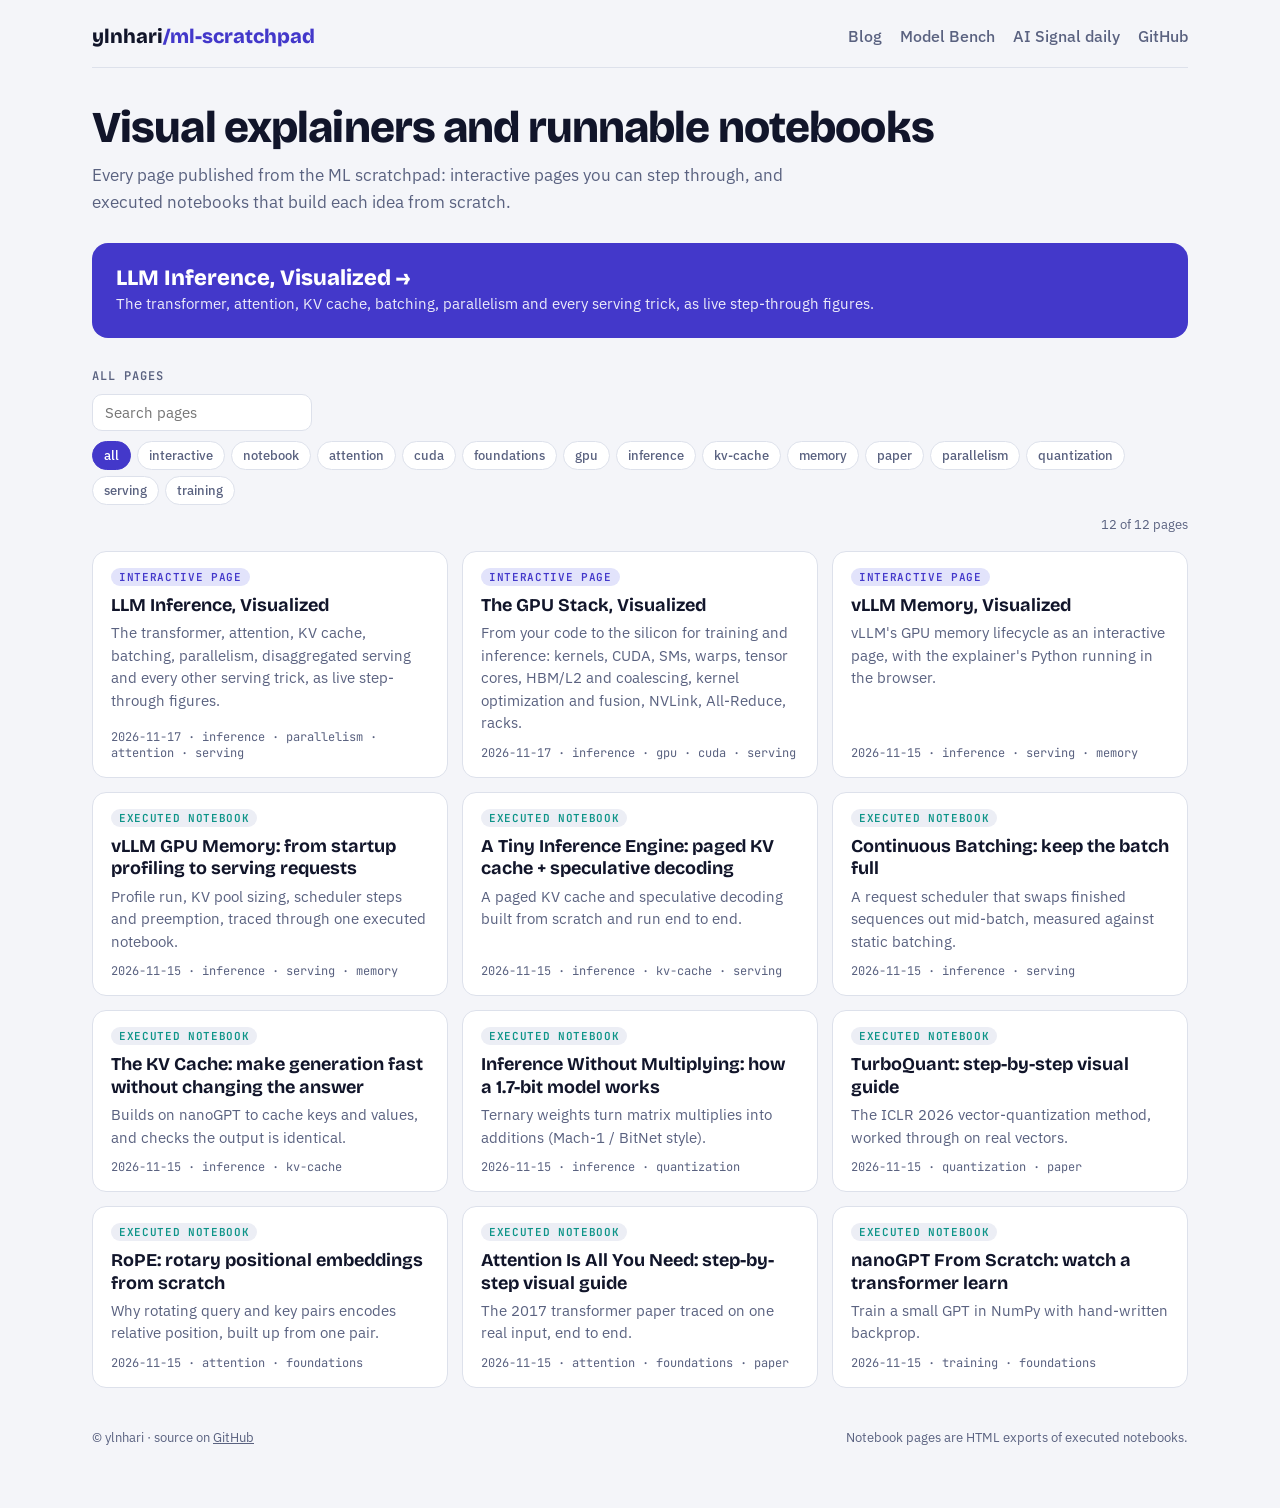
<file: index.html>
<!DOCTYPE html>
<html lang="en">
<head>
<meta charset="utf-8">
<meta name="viewport" content="width=device-width, initial-scale=1.0">
<meta name="description" content="Every visual explainer and executed notebook in Hari's ML scratchpad, in one list.">
<title>ylnhari · ML scratchpad</title>
<link rel="stylesheet" href="https://fonts.googleapis.com/css2?family=Bricolage+Grotesque:opsz,wght@12..96,600;12..96,800&family=IBM+Plex+Sans:wght@400;500;600&family=JetBrains+Mono:wght@400;600&display=swap">
<style>
*,*::before,*::after{box-sizing:border-box}
:root{--bg:#f4f5f9;--surface:#fff;--surface-2:#eceef5;--text:#11152a;--muted:#5a6280;--border:#dde1eb;--accent:#4338ca;--accent-2:#0d9488;--accent-soft:#e2e3fb;
  --display:'Bricolage Grotesque','Segoe UI',system-ui,sans-serif;--sans:'IBM Plex Sans',-apple-system,'Segoe UI',Roboto,sans-serif;--mono:'JetBrains Mono',Consolas,monospace;color-scheme:light}
@media (prefers-color-scheme:dark){:root{--bg:#0a0d16;--surface:#121726;--surface-2:#1a2034;--text:#e8ebf5;--muted:#9aa3bd;--border:#262e46;--accent:#8f97ff;--accent-2:#2dd4bf;--accent-soft:#252a55;color-scheme:dark}}
body{margin:0;background:var(--bg);color:var(--text);font:16px/1.55 var(--sans)}
.shell{max-width:72rem;margin:0 auto;padding:24px 28px 60px}
.topbar{display:flex;justify-content:space-between;align-items:center;gap:16px;flex-wrap:wrap;padding-bottom:18px;border-bottom:1px solid var(--border)}
.brand{font:800 20px var(--display);color:var(--text);text-decoration:none}.brand span{color:var(--accent)}
.topbar nav{display:flex;gap:18px;flex-wrap:wrap}.topbar nav a{color:var(--muted);text-decoration:none;font-weight:500}.topbar nav a:hover{color:var(--accent)}
h1{font:800 clamp(28px,4vw,44px)/1.1 var(--display);margin:36px 0 10px;letter-spacing:-.02em}
.lede{color:var(--muted);max-width:44rem;margin:0 0 28px;font-size:17px}
.star{display:block;background:var(--accent);color:#fff;text-decoration:none;border-radius:16px;padding:22px 24px;margin-bottom:30px}
.star b{font:800 22px var(--display);display:block}.star small{opacity:.9;font-size:15px}
.label{font:600 12px var(--mono);letter-spacing:.08em;text-transform:uppercase;color:var(--muted);margin:0 0 10px}
.toolbar{display:flex;gap:10px;flex-wrap:wrap;align-items:center;margin-bottom:16px}
input[type=search]{font:15px var(--sans);padding:8px 12px;border-radius:10px;border:1px solid var(--border);background:var(--surface);color:var(--text);min-width:220px}
.chips{display:flex;gap:6px;flex-wrap:wrap}.chips button{font:500 13px var(--sans);padding:5px 11px;border-radius:999px;border:1px solid var(--border);background:var(--surface);color:var(--muted);cursor:pointer}
.chips button[aria-pressed=true]{background:var(--accent);border-color:var(--accent);color:#fff}
.count{margin:0 0 0 auto;color:var(--muted);font-size:13px}
.grid{list-style:none;padding:0;margin:0;display:grid;grid-template-columns:repeat(auto-fill,minmax(300px,1fr));gap:14px}
.card a{display:flex;flex-direction:column;height:100%;background:var(--surface);border:1px solid var(--border);border-radius:14px;padding:16px 18px;text-decoration:none;color:var(--text);transition:border-color .15s,transform .15s}
.card a:hover{border-color:var(--accent);transform:translateY(-2px)}
.kind{font:600 11px var(--mono);text-transform:uppercase;letter-spacing:.06em;padding:2px 8px;border-radius:999px;align-self:flex-start;margin-bottom:8px}
.kind.interactive{background:var(--accent-soft);color:var(--accent)}.kind.notebook{background:var(--surface-2);color:var(--accent-2)}
.card b{font:700 18px/1.25 var(--display)}.card p{margin:6px 0 10px;color:var(--muted);font-size:14.5px;flex:1}
.meta{font:12px var(--mono);color:var(--muted)}
footer{margin-top:40px;color:var(--muted);font-size:13px;display:flex;justify-content:space-between;flex-wrap:wrap;gap:8px}footer a{color:var(--muted)}
</style>
</head>
<body>
<div class="shell">
  <header class="topbar">
    <a class="brand" href="./">ylnhari<span>/ml-scratchpad</span></a>
    <nav aria-label="Site">
      <a href="https://ylnhari.github.io/blog/">Blog</a>
      <a href="https://ylnhari.github.io/ai-signal/bench.html">Model Bench</a>
      <a href="https://ylnhari.github.io/ai-signal/">AI Signal daily</a>
      <a href="https://github.com/ylnhari/ml-scratchpad">GitHub</a>
    </nav>
  </header>
  <h1>Visual explainers and runnable notebooks</h1>
  <p class="lede">Every page published from the ML scratchpad: interactive pages you can step through, and executed notebooks that build each idea from scratch.</p>
  <a class="star" id="star" href="llm-inference-visualized/"><b>LLM Inference, Visualized →</b><small>The transformer, attention, KV cache, batching, parallelism and every serving trick, as live step-through figures.</small></a>
  <p class="label">All pages</p>
  <div class="toolbar" role="search">
    <input id="q" type="search" placeholder="Search pages" aria-label="Search pages">
    <div class="chips" id="chips" aria-label="Filter"></div>
    <p class="count" id="count" role="status" aria-live="polite"></p>
  </div>
  <ul class="grid" id="list"></ul>
  <footer><span>© ylnhari · source on <a href="https://github.com/ylnhari/ml-scratchpad">GitHub</a></span><span>Notebook pages are HTML exports of executed notebooks.</span></footer>
</div>
<script>
(async function(){
  const list=document.getElementById('list'),q=document.getElementById('q'),chips=document.getElementById('chips'),count=document.getElementById('count');
  let pages=[];try{pages=await (await fetch('pages.json',{cache:'no-cache'})).json();}catch(e){list.innerHTML='<li>Could not load the page list.</li>';return;}
  const filters=['all','interactive','notebook',...[...new Set(pages.flatMap(p=>p.tags))].sort()];let f='all';
  filters.forEach(t=>{const b=document.createElement('button');b.type='button';b.textContent=t;b.setAttribute('aria-pressed',String(t===f));b.onclick=()=>{f=t;chips.querySelectorAll('button').forEach(x=>x.setAttribute('aria-pressed',String(x.textContent===t)));draw();};chips.appendChild(b);});
  const esc=s=>s.replace(/[&<>"]/g,c=>({'&':'&amp;','<':'&lt;','>':'&gt;','"':'&quot;'}[c]));
  function draw(){const s=q.value.trim().toLowerCase();
    const shown=pages.filter(p=>(f==='all'||p.kind===f||p.tags.includes(f))&&(!s||(p.title+' '+p.desc+' '+p.tags.join(' ')).toLowerCase().includes(s)));
    list.innerHTML=shown.map(p=>`<li class="card"><a href="${esc(p.path)}"><span class="kind ${p.kind}">${p.kind==='interactive'?'interactive page':'executed notebook'}</span><b>${esc(p.title)}</b><p>${esc(p.desc)}</p><span class="meta">${p.date} · ${p.tags.map(esc).join(' · ')}</span></a></li>`).join('')||'<li>No pages match.</li>';
    count.textContent=`${shown.length} of ${pages.length} pages`;}
  q.oninput=draw;draw();
})();
</script>
</body>
</html>
</file>
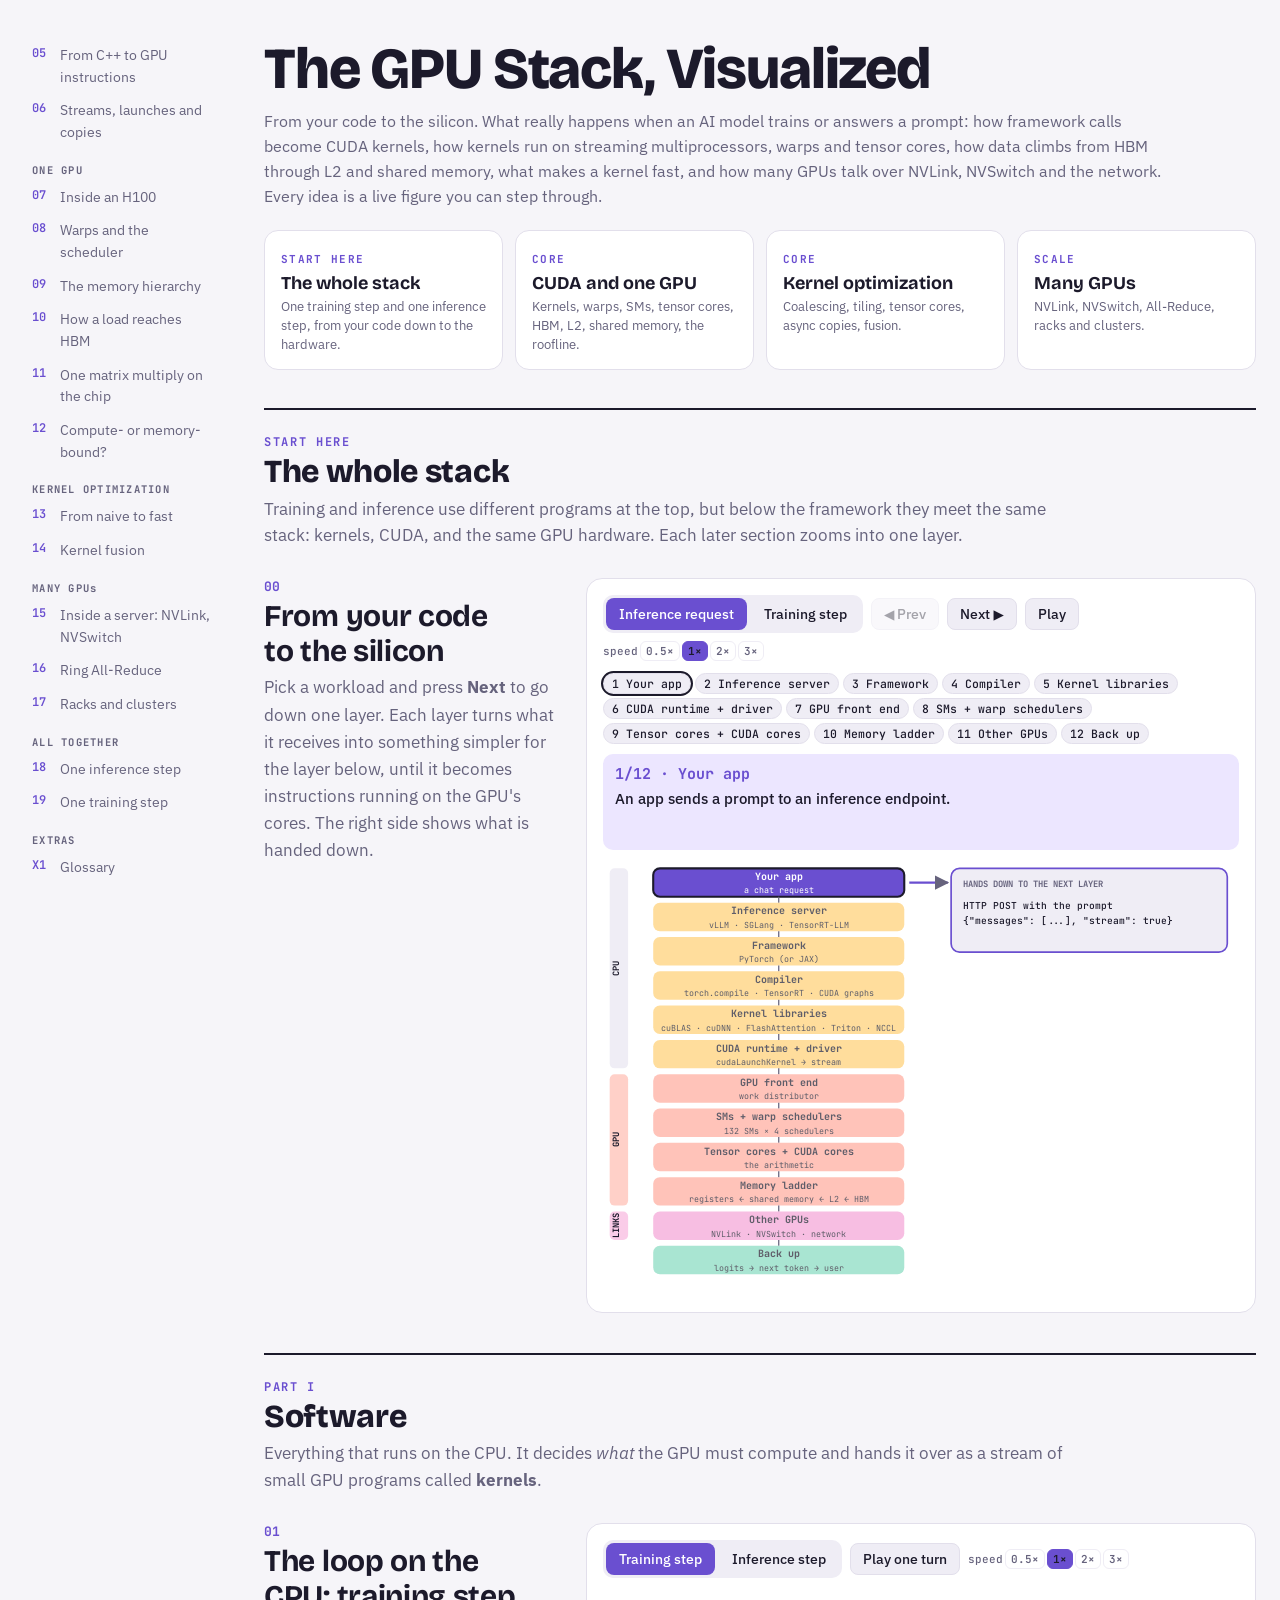
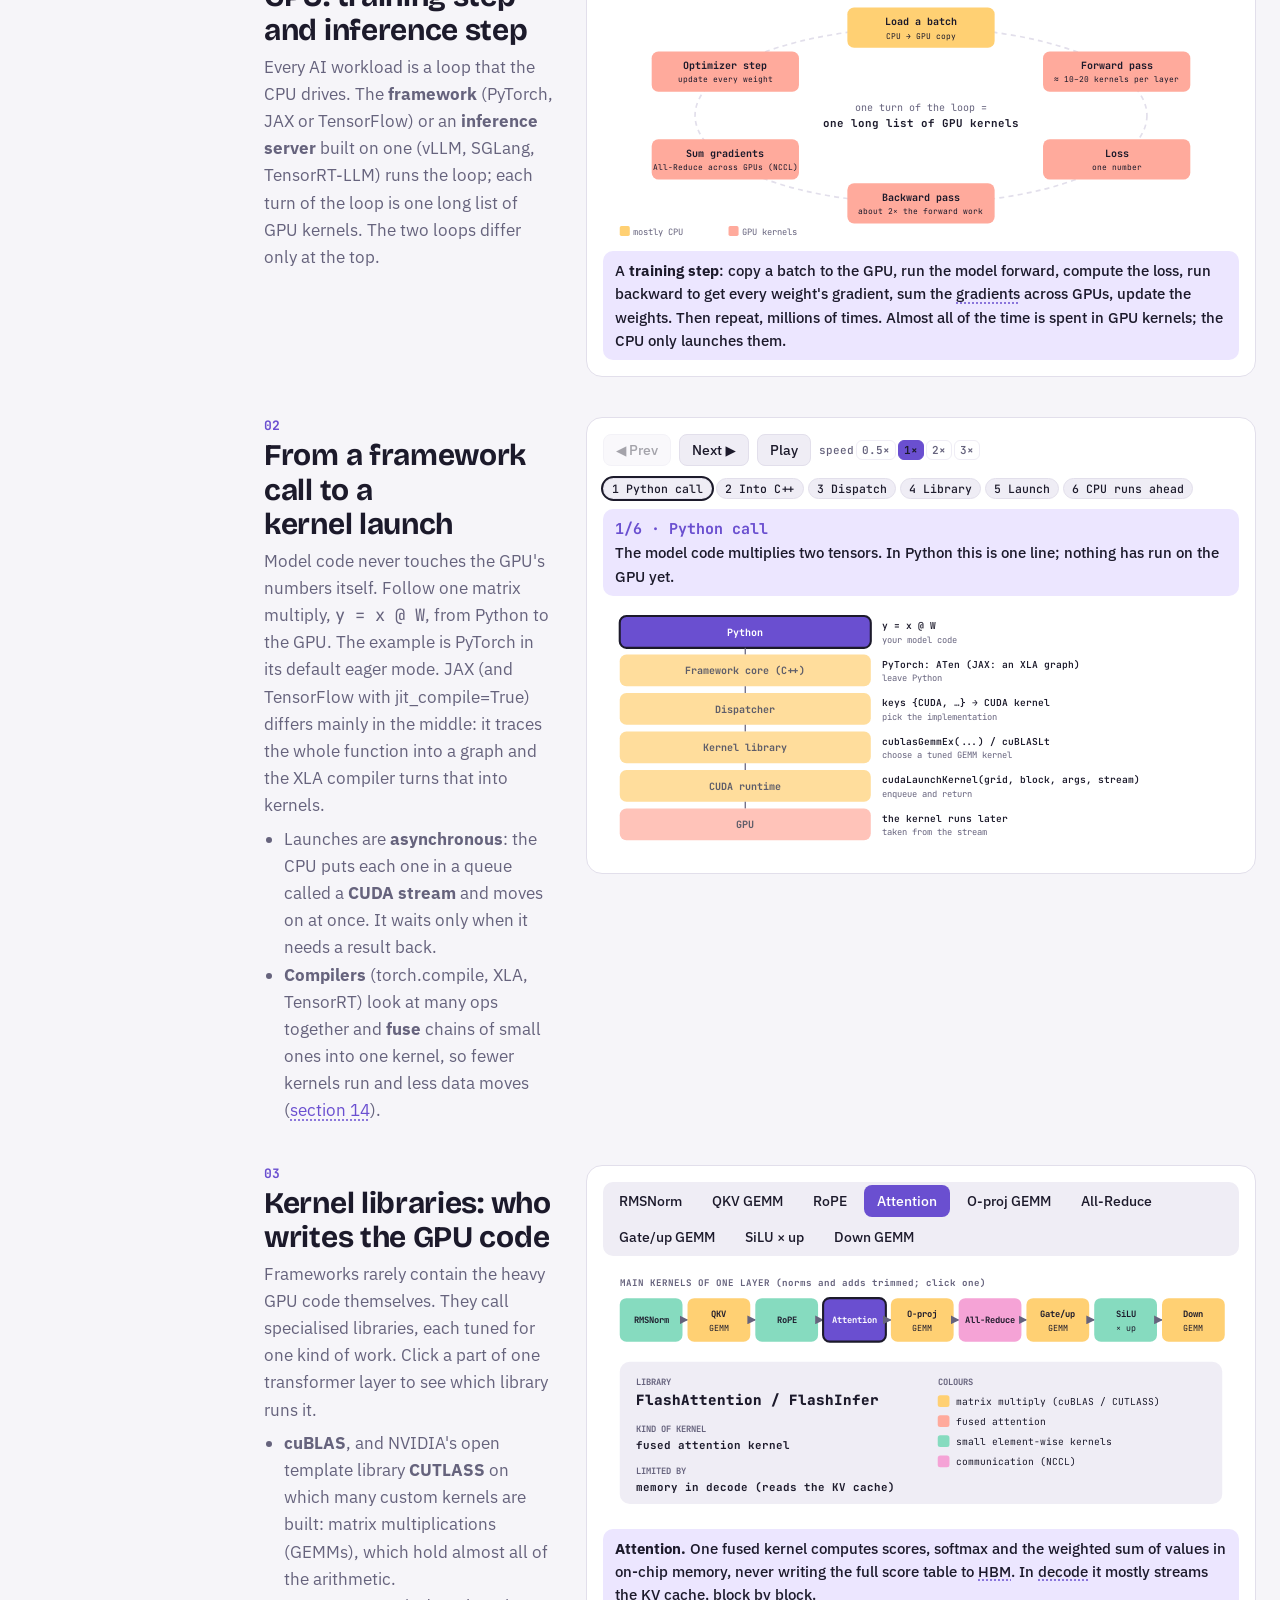
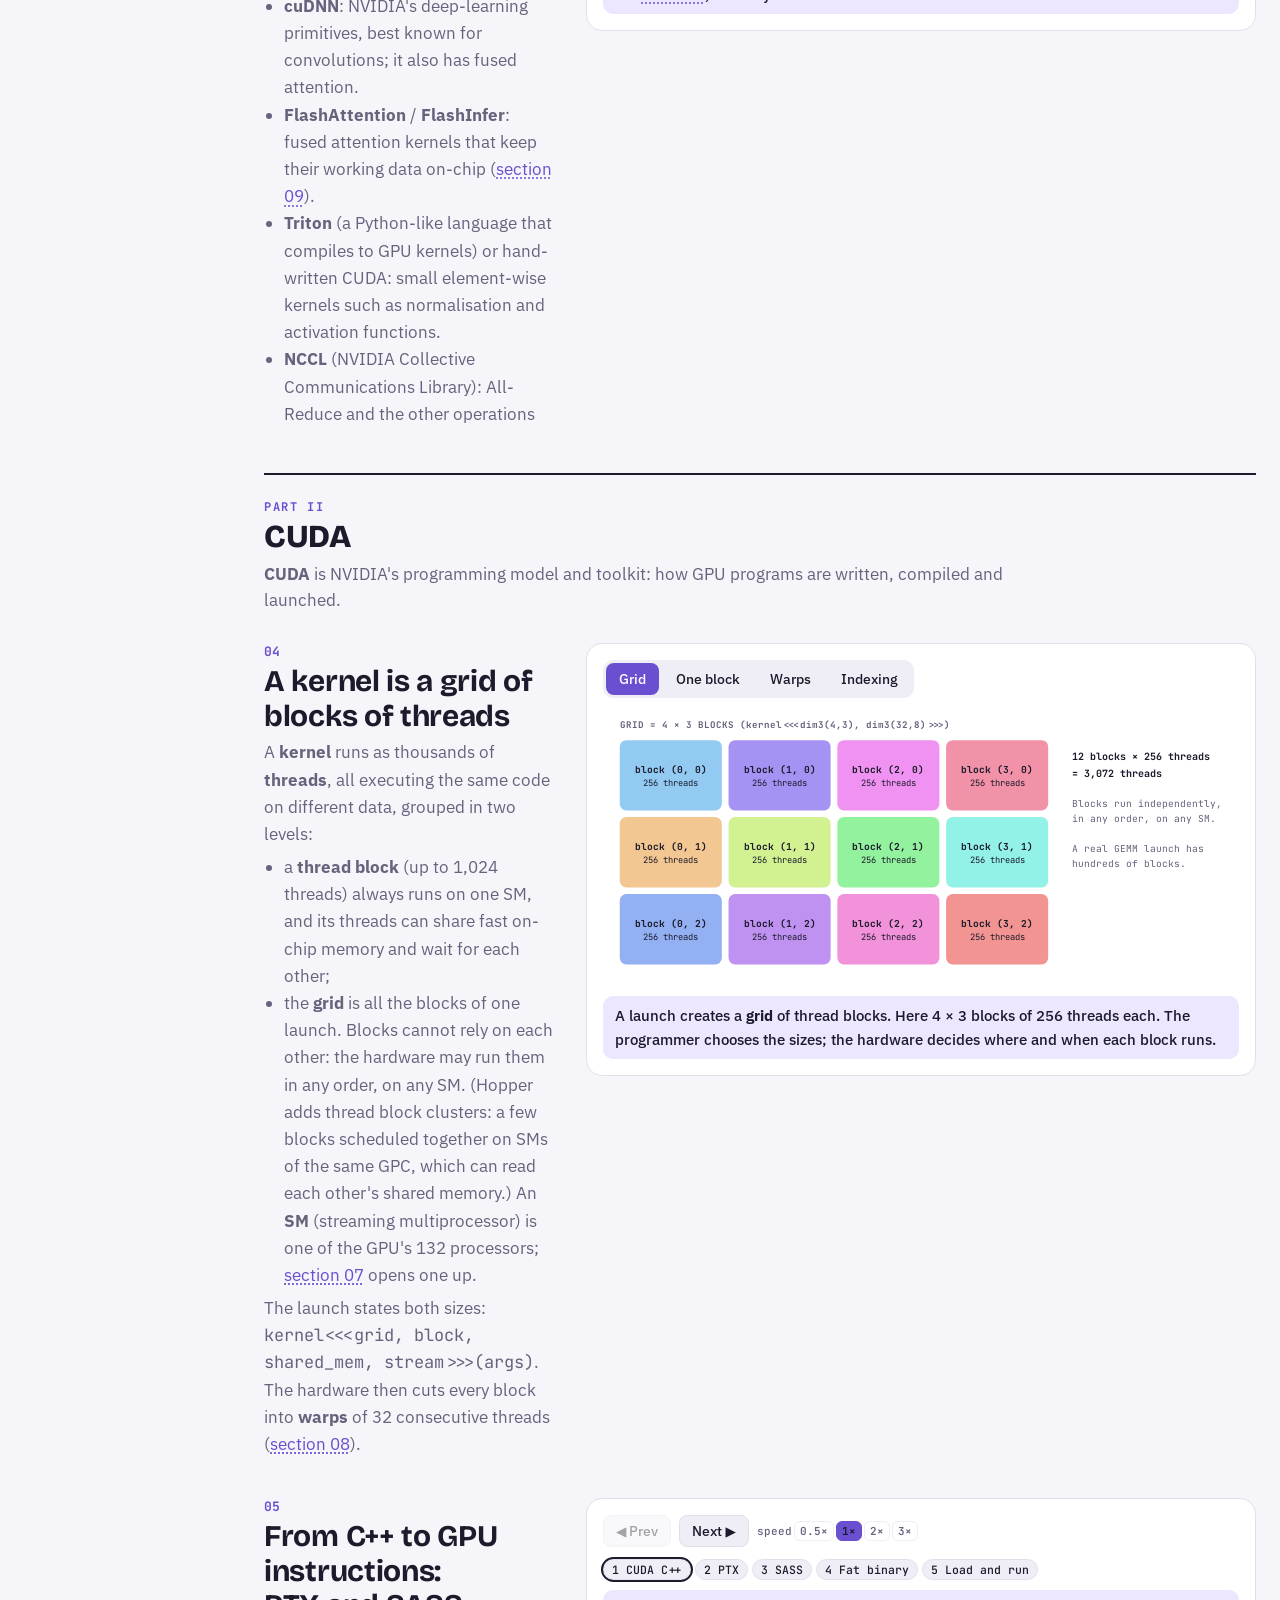
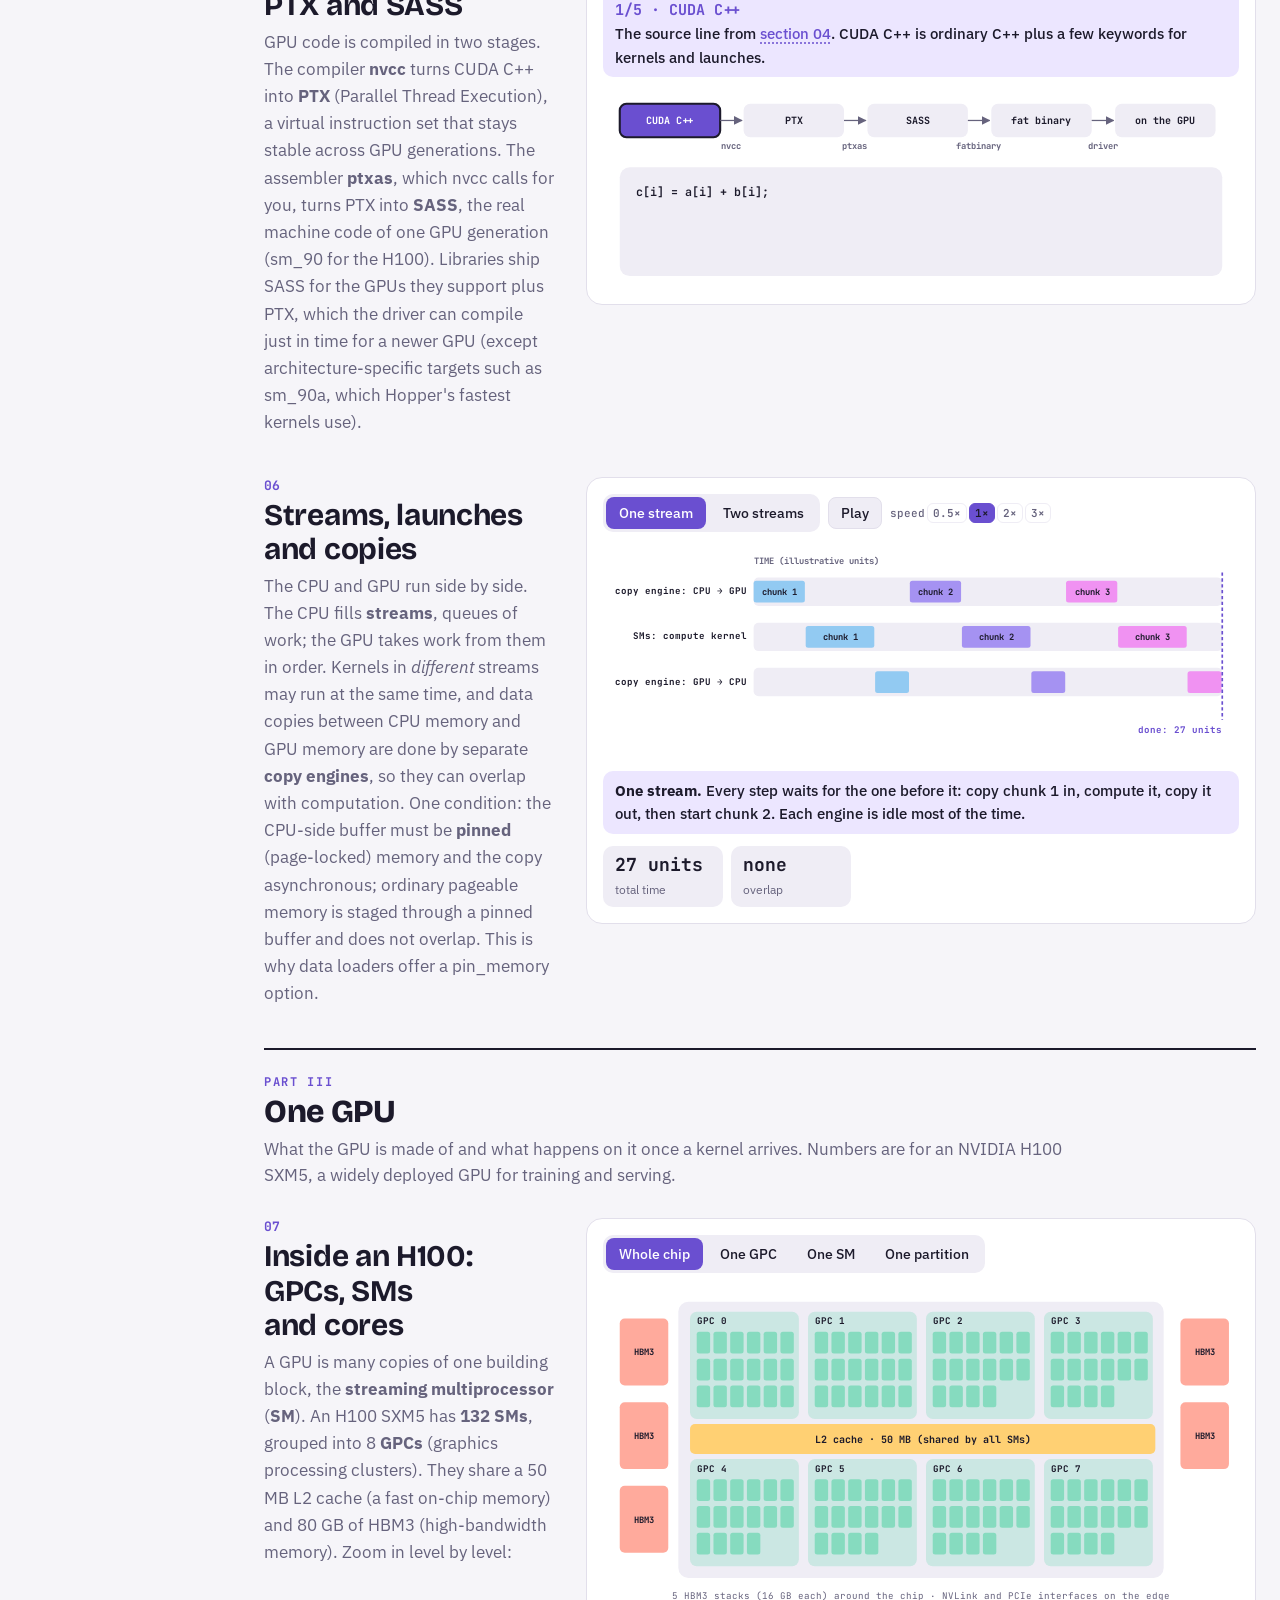
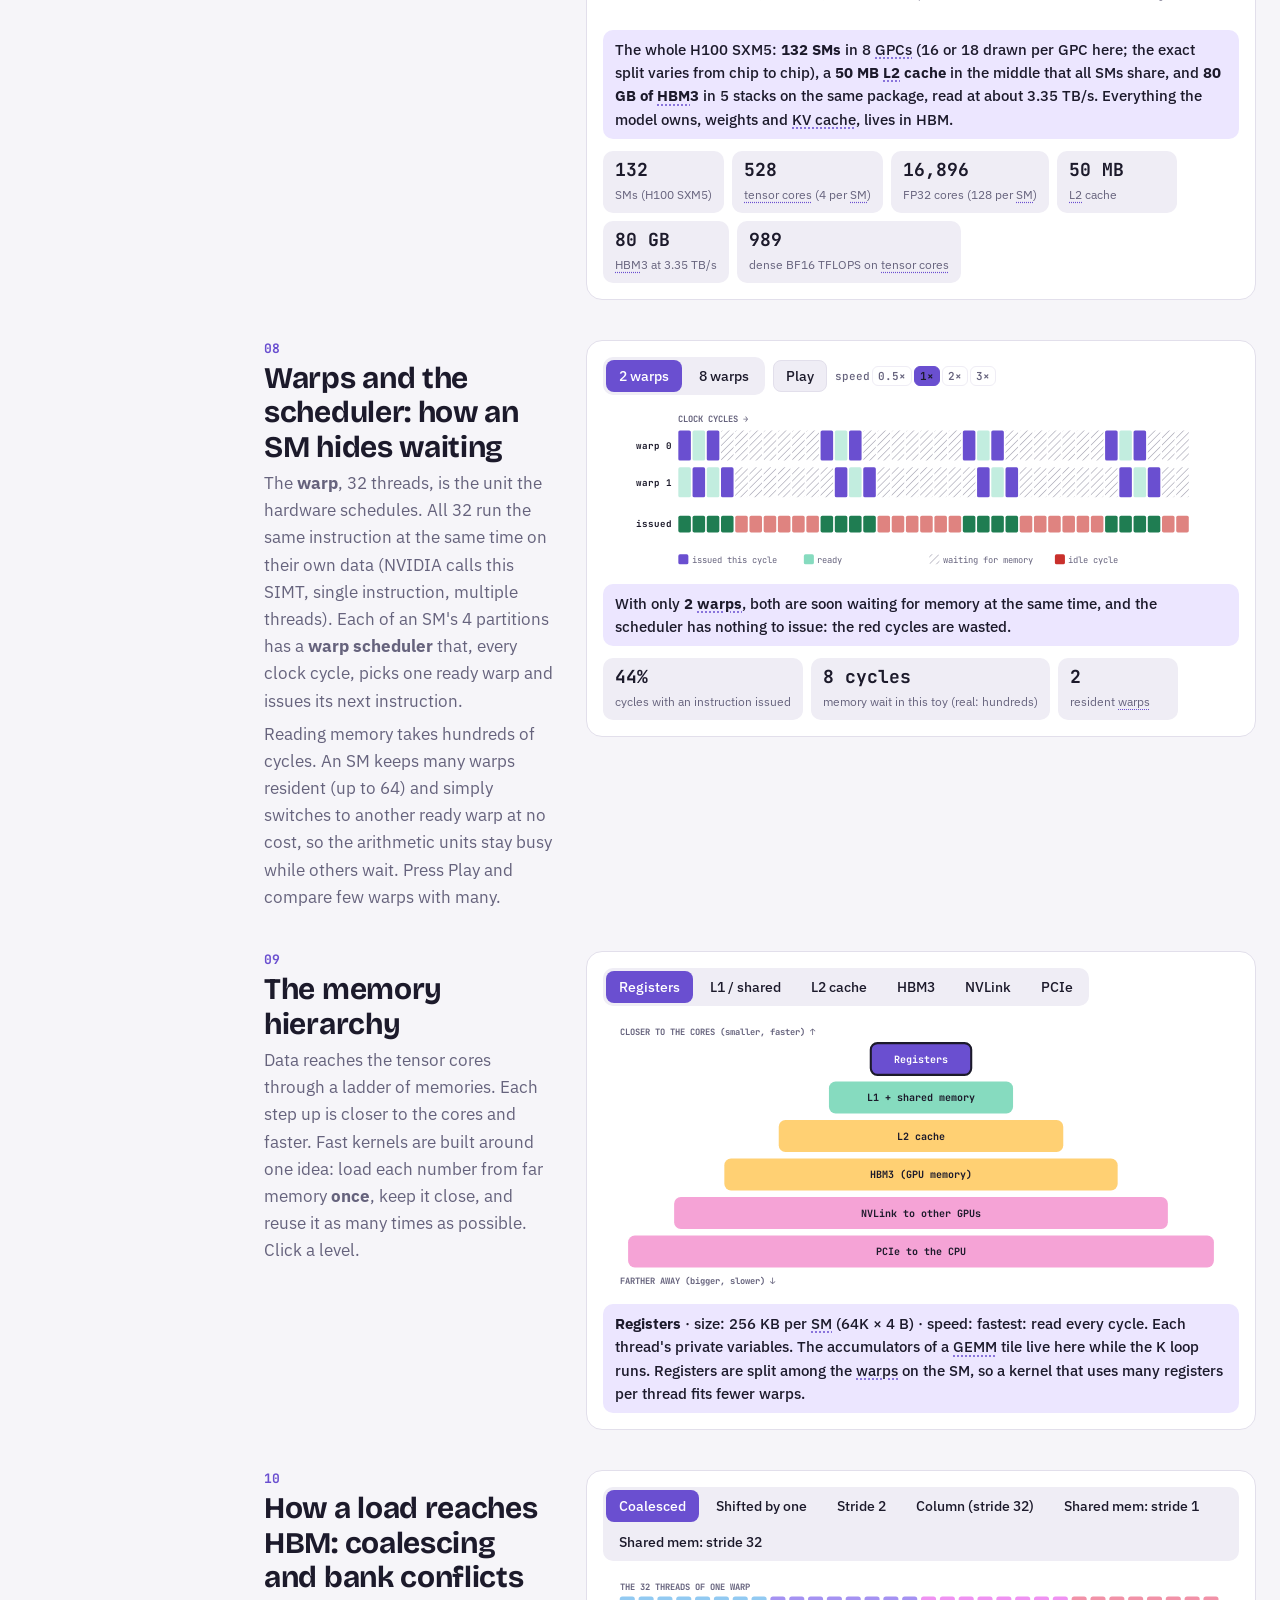
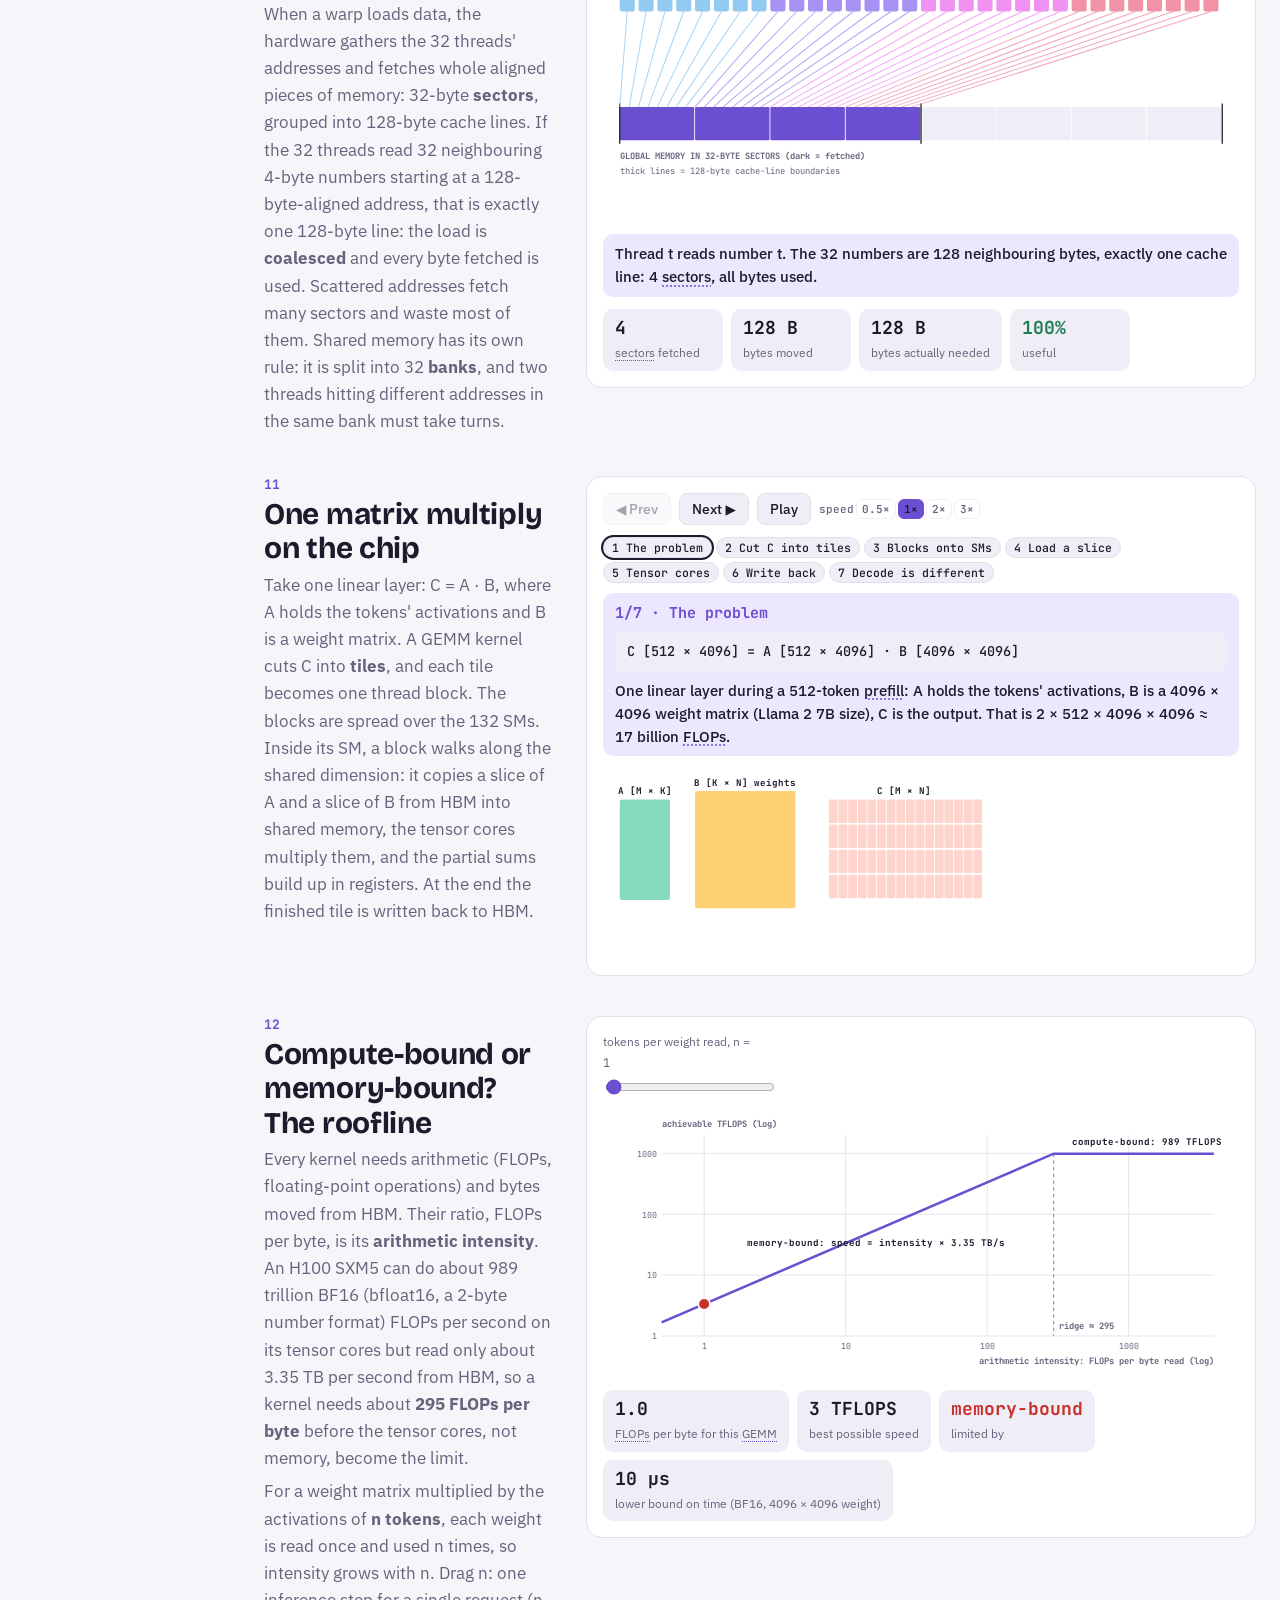
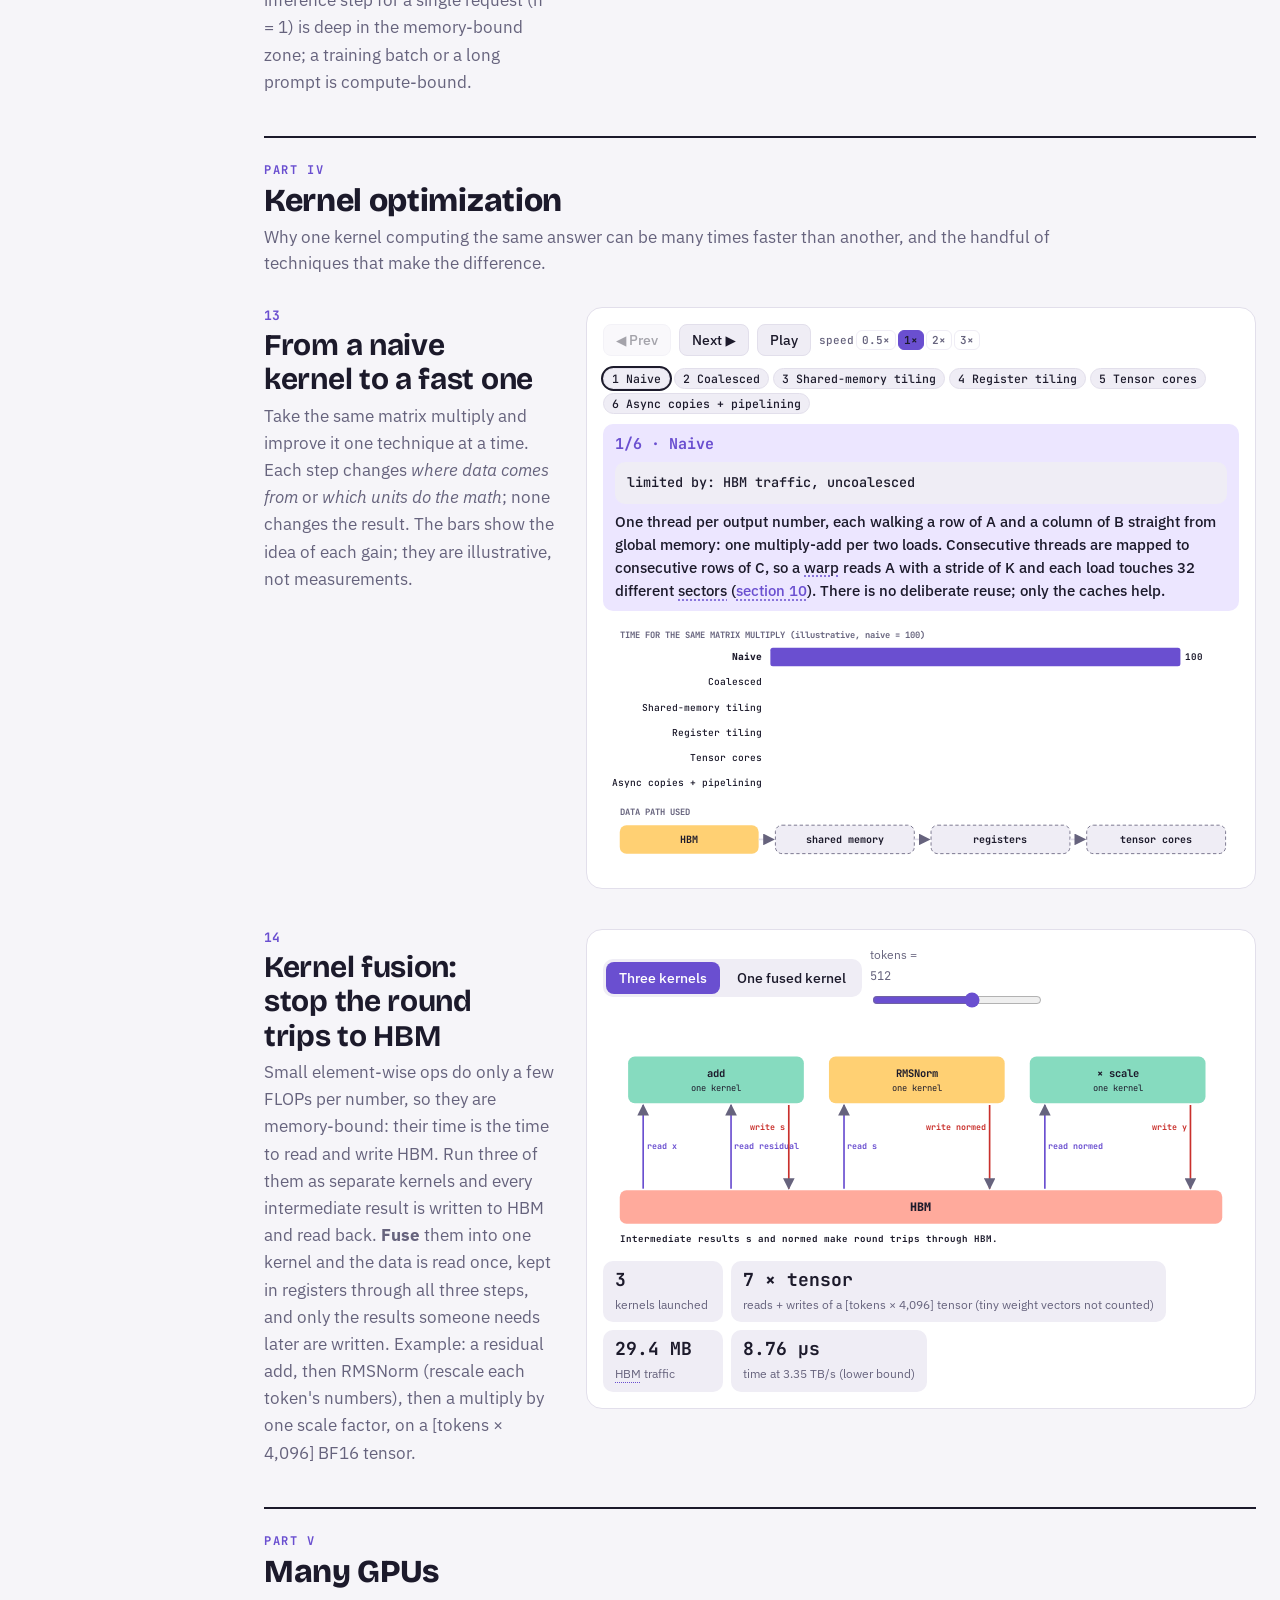
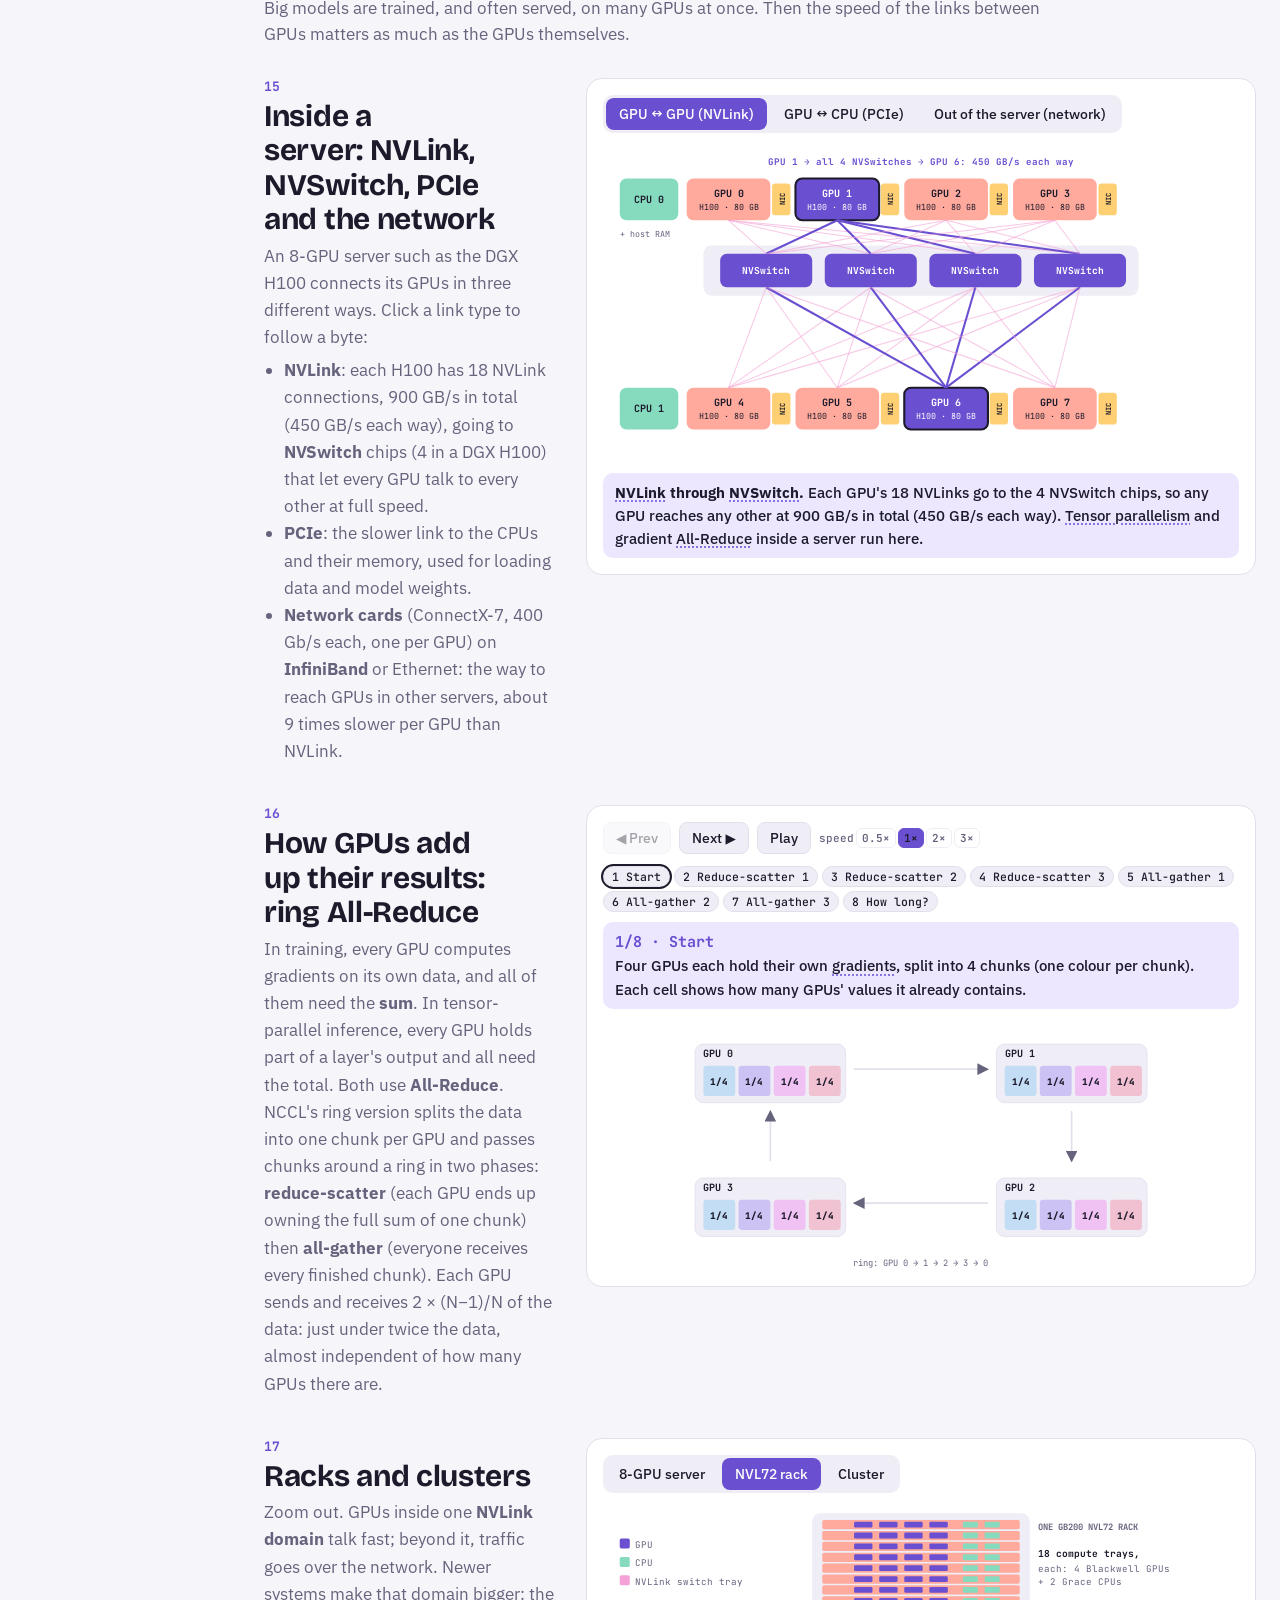
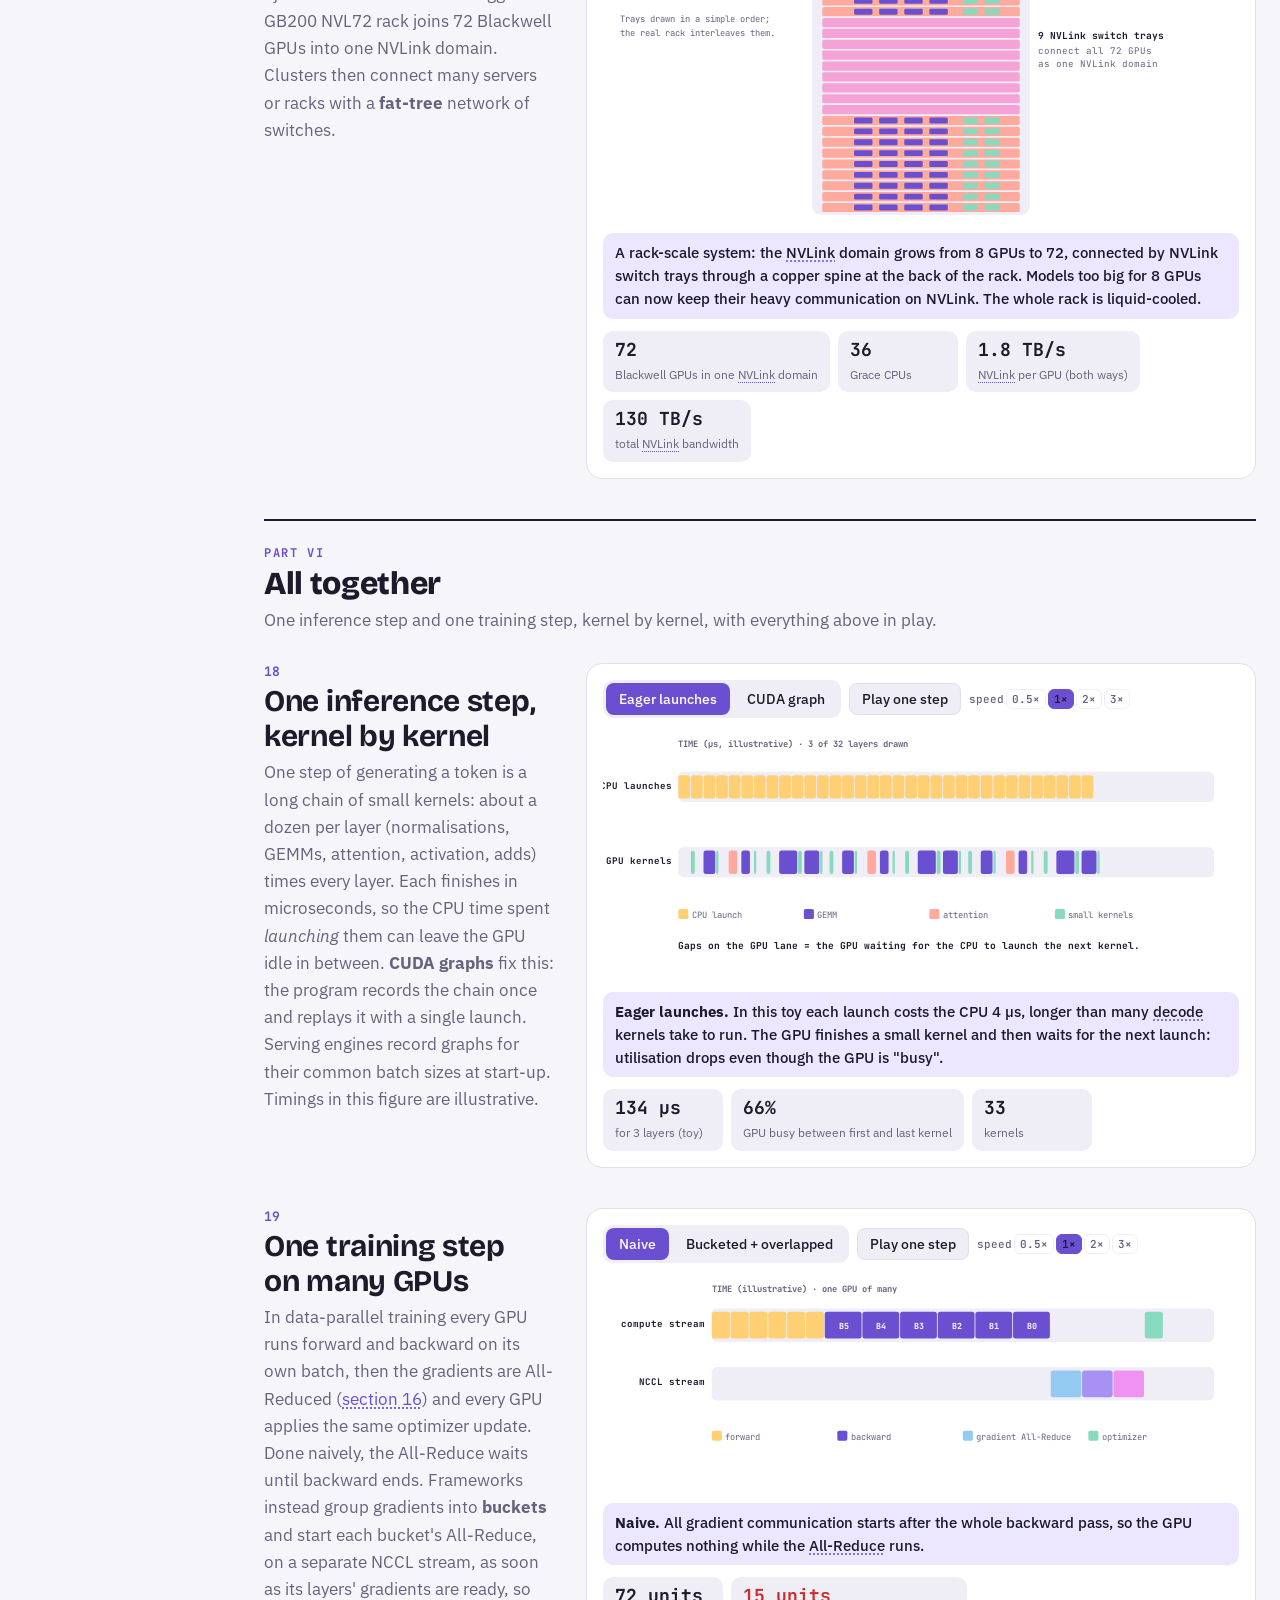
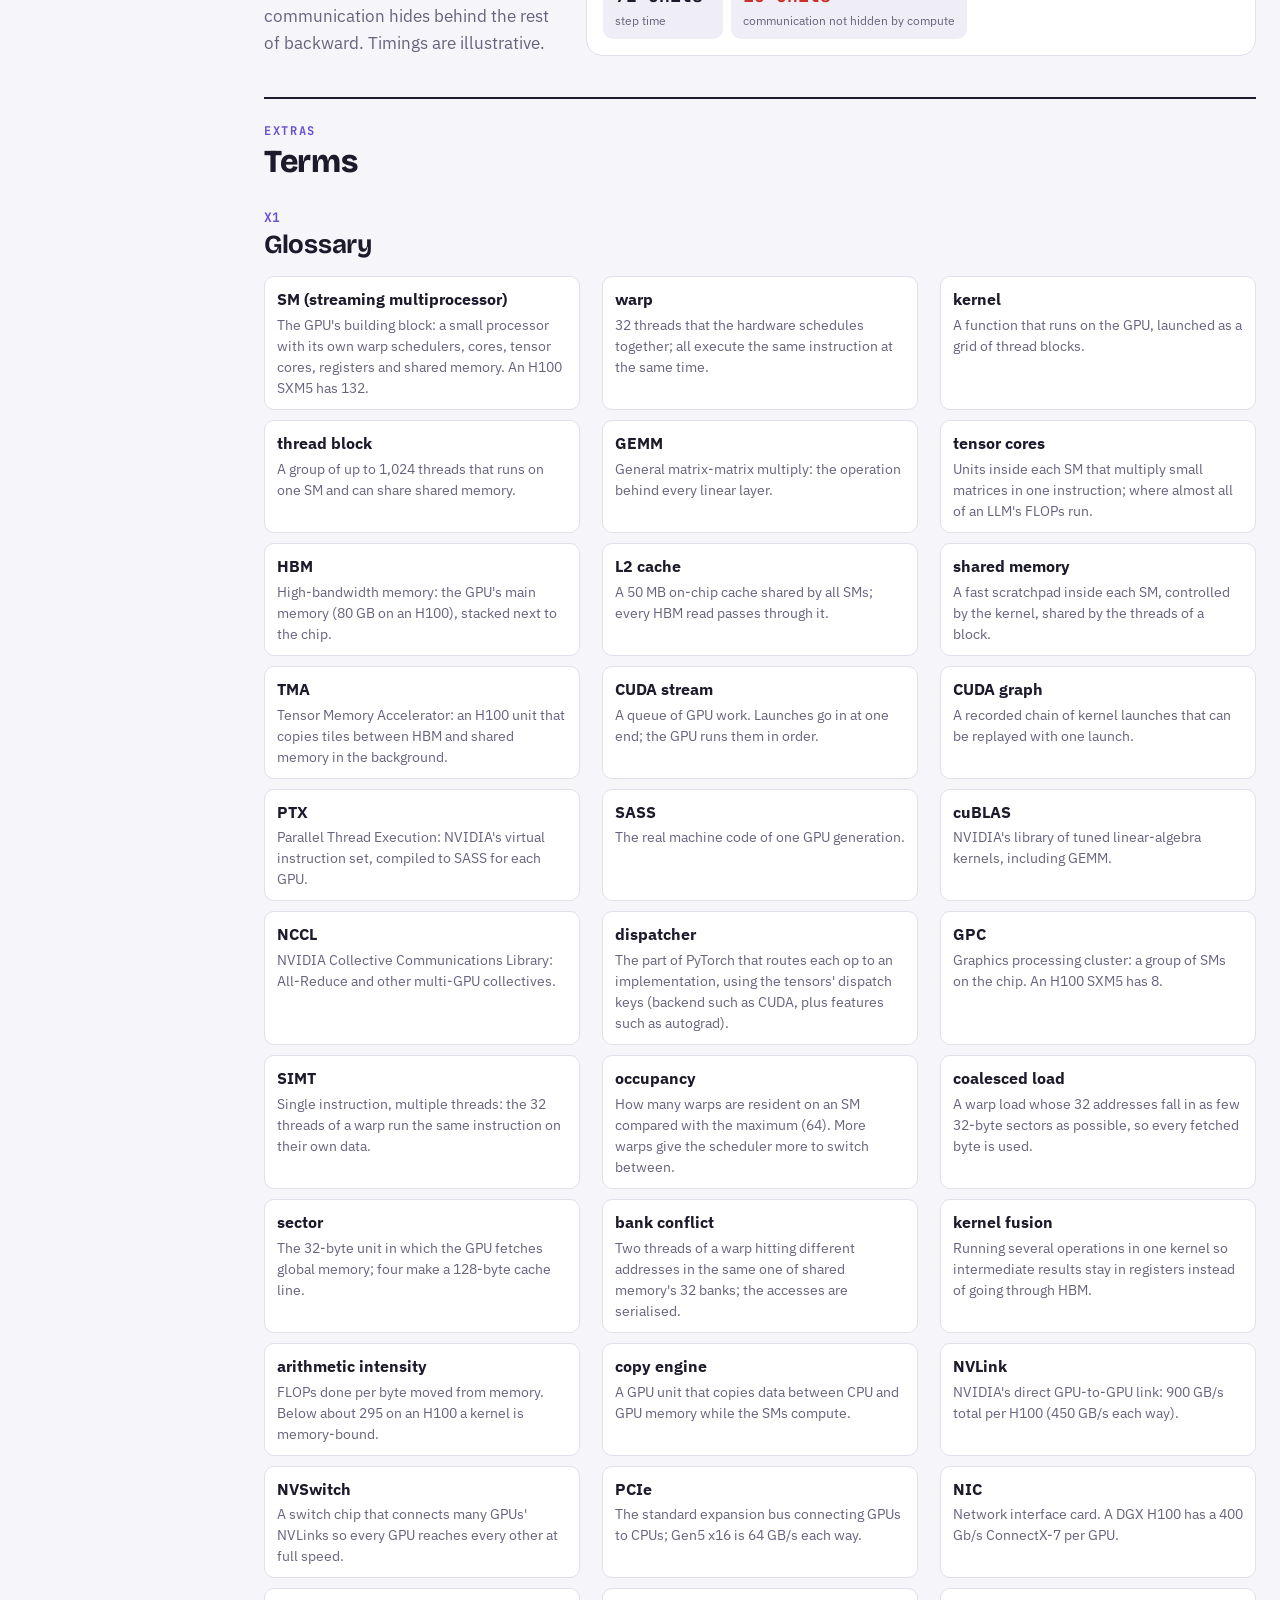
<file: gpu-stack-visualized/index.html>
<!DOCTYPE html>
<html lang="en">
<head>
<meta charset="utf-8">
<meta name="viewport" content="width=device-width, initial-scale=1">
<title>The GPU Stack, Visualized</title>
<meta name="description" content="From your code to the silicon: how training and inference steps become CUDA kernels, warps, tensor cores, HBM and L2 traffic, NVLink and racks, with interactive figures.">
<link rel="preconnect" href="https://fonts.googleapis.com">
<link rel="preconnect" href="https://fonts.gstatic.com" crossorigin>
<link href="https://fonts.googleapis.com/css2?family=Bricolage+Grotesque:opsz,wght@12..96,600;12..96,800&family=IBM+Plex+Sans:wght@400;500;600&family=JetBrains+Mono:wght@400;600;700&display=swap" rel="stylesheet">
<style>
:root{
  
/* layout: sticky left rail + one wide column of live figures; text is captions only */
  --bg:#f6f5f9; --surface:#ffffff; --surface-2:#efedf5; --ink:#1c1a2b; --muted:#66637d; --line:#e2dfeb;
  --accent:#6a4fd0; --accent-soft:#ece6ff; --on-accent:#ffffff; --on-fill:#1c1a2b;
  --g0:#ffaa9c; --g1:#ffd073; --g2:#f5a3d6; --g3:#86dbbf;
  --ok:#1f7d52; --bad:#c9302c; --idle:#d9d6e3;
  --f-display:"Bricolage Grotesque","Segoe UI",system-ui,sans-serif;
  --f-body:"IBM Plex Sans","Segoe UI",system-ui,sans-serif;
  --f-mono:"JetBrains Mono",ui-monospace,Menlo,Consolas,monospace;
  color-scheme:light;
}
@media (prefers-color-scheme: dark){
  :root:not([data-theme="light"]){
    --bg:#12111a; --surface:#1b1a26; --surface-2:#24222f; --ink:#ece9f6; --muted:#a19db6; --line:#2f2c3d;
    --accent:#b7a3ff; --accent-soft:#2c2647; --on-accent:#1c1a2b; --on-fill:#1c1a2b;
    --g0:#ff9e8f; --g1:#ffcf6b; --g2:#f29bd0; --g3:#7ed6b8;
    --ok:#5fd39a; --bad:#ff6b6b; --idle:#3a3749; color-scheme:dark;
  }
}
:root[data-theme="dark"]{
  --bg:#12111a; --surface:#1b1a26; --surface-2:#24222f; --ink:#ece9f6; --muted:#a19db6; --line:#2f2c3d;
  --accent:#b7a3ff; --accent-soft:#2c2647; --on-accent:#1c1a2b; --on-fill:#1c1a2b;
  --g0:#ff9e8f; --g1:#ffcf6b; --g2:#f29bd0; --g3:#7ed6b8;
  --ok:#5fd39a; --bad:#ff6b6b; --idle:#3a3749; color-scheme:dark;
}
*{box-sizing:border-box}
html,body{margin:0}
body{background:var(--bg);color:var(--ink);font:15px/1.55 var(--f-body)}
a{color:var(--accent)}

h1{font:800 clamp(34px,5vw,58px)/1.02 var(--f-display);margin:0 0 10px;letter-spacing:-.02em;text-wrap:balance}
.dek{color:var(--muted);max-width:70ch;margin:0}
.legend{display:flex;flex-wrap:wrap;gap:14px;margin-top:16px;font:500 13px var(--f-mono)}
.legend span{display:inline-flex;align-items:center;gap:6px}
.sw{width:14px;height:14px;border-radius:4px;display:inline-block}
.wrap{max-width:1640px;margin:0 auto;padding:0 24px 60px;display:grid;grid-template-columns:200px minmax(0,1fr);gap:40px}
nav.rail{position:sticky;top:16px;align-self:start;font-size:13.5px;max-height:calc(100vh - 32px);overflow-y:auto;overscroll-behavior:contain;scrollbar-width:thin;padding-right:4px}
nav.rail ol{list-style:none;margin:0;padding:0;display:grid;gap:2px}
nav.rail a{display:flex;gap:8px;padding:5px 8px;border-radius:7px;text-decoration:none;color:var(--muted)}
nav.rail a b{font:600 12px var(--f-mono);color:var(--accent);min-width:20px}
nav.rail a:hover,nav.rail a.on{background:var(--surface);color:var(--ink)}
@media (max-width:900px){.wrap{grid-template-columns:minmax(0,1fr)}nav.rail{display:none}}
@media (max-width:700px){.svgbox::before{content:'swipe sideways to see the whole figure →';display:block;position:sticky;left:0;font:600 11px var(--f-mono);color:var(--muted);margin:0 0 4px}}
.wrap>*{min-width:0}
section{padding:30px 0 10px;scroll-margin-top:10px}
.sh{display:block}
.sh .n{display:block;margin-bottom:4px}
.sh .n{font:700 13px var(--f-mono);color:var(--accent)}
h2{font:700 26px/1.15 var(--f-display);margin:0;letter-spacing:-.01em;text-wrap:balance}
.cap{color:var(--muted);margin:6px 0 0;max-width:80ch}
.fig{background:var(--surface);border:1px solid var(--line);border-radius:16px;padding:16px;margin-top:14px}
.fig svg{width:100%;height:auto;display:block}
.svgbox{overflow-x:auto}
.svgbox svg{min-width:640px}
.e2cfg{display:inline-flex;align-items:center;gap:6px}.e2cfg>.mono{font-size:11.5px;color:var(--muted)}.e2cfg .seg .btn{font-size:12px;padding:3px 8px}
.backbtn{position:fixed;right:18px;bottom:18px;z-index:50;font:600 12px var(--f-mono,monospace);padding:6px 12px;border-radius:999px;border:1px solid var(--accent);background:var(--accent);color:var(--on-accent);cursor:pointer;box-shadow:0 4px 14px rgba(0,0,0,.15)}a.xref{color:var(--accent);text-decoration:underline dotted;text-underline-offset:3px}
.spd{display:inline-flex;align-items:center;gap:2px;font:500 11px var(--f-mono,monospace);color:var(--muted)}.spd button{font:600 11px var(--f-mono,monospace);padding:2px 5px;border-radius:6px;border:1px solid var(--surface-2);background:transparent;color:var(--muted);cursor:pointer}.spd button[aria-pressed=true]{background:var(--accent);color:var(--on-fill);border-color:var(--accent)}
.controls{display:flex;flex-wrap:wrap;gap:8px;align-items:center;margin-bottom:12px}
.seg{display:inline-flex;flex-wrap:wrap;gap:4px;background:var(--surface-2);padding:3px;border-radius:10px}
.btn{font:500 13.5px var(--f-body);padding:6px 12px;border-radius:8px;border:1px solid transparent;background:transparent;color:var(--ink);cursor:pointer}
.btn.solid{background:var(--surface-2);border-color:var(--line)}
.btn:hover{border-color:var(--line)}
.btn[aria-pressed="true"]{background:var(--accent);color:var(--on-accent)}
.btn:disabled{opacity:.4;cursor:default}
:focus-visible{outline:2px solid var(--accent);outline-offset:2px}
.glossc{display:grid;grid-template-columns:repeat(auto-fill,minmax(230px,1fr));gap:2px 14px;margin-top:10px;padding:8px 10px;border-radius:10px;background:var(--surface-2);font:400 12px/1.5 var(--f-body);color:var(--muted)}.glossc b{font:600 12px var(--f-mono);color:var(--ink);margin-right:6px}
.gl-list{display:grid;grid-template-columns:repeat(auto-fill,minmax(300px,1fr));gap:10px 22px;margin:16px 0 0}.gl-i{padding:10px 12px;border-radius:10px;background:var(--surface);border:1px solid var(--line);scroll-margin-top:20px}.gl-i:target{border-color:var(--accent);box-shadow:0 0 0 3px var(--accent-soft)}.gl-i dt{font-weight:700;margin-bottom:3px}.gl-i dd{margin:0;color:var(--muted);font-size:14px;line-height:1.5}a.gl{color:inherit;text-decoration:underline dotted;text-underline-offset:3px;text-decoration-color:var(--accent)}
.stats{display:flex;flex-wrap:wrap;gap:8px;margin-top:12px}
.stat{background:var(--surface-2);border-radius:10px;padding:7px 12px;min-width:120px}
.stat b{display:block;font:700 18px var(--f-mono);font-variant-numeric:tabular-nums}
.stat span{font-size:12px;color:var(--muted)}
.stat.good b{color:var(--ok)} .stat.warn b{color:var(--bad)}
.note{font:500 13.5px var(--f-body);color:var(--ink);background:var(--accent-soft);border-radius:10px;padding:8px 12px;margin-top:10px}
label.ctl{display:grid;gap:3px;font-size:12px;color:var(--muted)}
select,input[type=range]{font:500 13px var(--f-body);color:var(--ink);background:var(--surface-2);border:1px solid var(--line);border-radius:8px;padding:5px 8px}
input[type=range]{padding:0;accent-color:var(--accent);width:170px}
.mono{font-family:var(--f-mono)}
.fgl{float:right;margin:0 0 4px 16px;padding:4px 10px;border-left:2px solid var(--accent);font:500 12px/1.5 var(--f-display);color:var(--muted)}.fgl b{color:var(--ink)}
.formula{font:500 13.5px/1.6 var(--f-mono);background:var(--surface-2);border-radius:10px;padding:10px 12px;overflow-wrap:anywhere;margin-top:10px}
.formula b{color:var(--accent)}
svg text{font-family:var(--f-mono);fill:var(--ink);font-size:12px}
svg .lbl{font-size:10.5px;fill:var(--muted);letter-spacing:.06em}
svg .big{font-size:15px;font-weight:700}
.chips{display:flex;flex-wrap:wrap;gap:4px;margin-top:8px}
.chip{font:500 11.5px var(--f-mono);padding:2px 8px;border-radius:999px;border:1px solid var(--line);background:var(--surface-2);color:var(--ink);cursor:pointer}
.chip[aria-pressed="true"]{outline:2px solid var(--ink)}
.chip.q{color:var(--muted);border-style:dashed}
.spec{display:grid;gap:10px}
.spec-row{display:grid;grid-template-columns:150px 1fr;gap:10px;align-items:center}
.spec-k{font:600 12px var(--f-mono);color:var(--muted);letter-spacing:.05em}
.pills{display:flex;flex-wrap:wrap;gap:6px;min-height:32px}
.pill{font:600 14px var(--f-mono);padding:5px 10px;border-radius:8px;background:var(--surface-2);border:1.5px solid var(--line)}
.pill.ok{background:color-mix(in srgb,var(--ok) 18%,transparent);border-color:var(--ok)}
.pill.no{background:color-mix(in srgb,var(--bad) 15%,transparent);border-color:var(--bad);text-decoration:line-through}
.pill.fix{border-style:dashed;border-color:var(--accent);background:var(--accent-soft)}
.pill.draft{border-color:var(--g1)}
.pill.ver{border-color:var(--g0)}
@media (max-width:560px){.spec-row{grid-template-columns:1fr}}
@keyframes pdIn{from{opacity:0;transform:scale(.55)}60%{opacity:1;transform:scale(1.08)}to{opacity:1;transform:none}}
.part{margin-top:30px;padding-top:18px;border-top:2px solid var(--ink)}
.part span{font:700 12px var(--f-mono);color:var(--accent);letter-spacing:.14em}
.part h3{font:800 32px/1.1 var(--f-display);margin:2px 0 0;letter-spacing:-.01em}
nav.rail li.grp{font:700 10.5px var(--f-mono);color:var(--muted);letter-spacing:.12em;padding:12px 8px 3px}
nav.rail a.sub{padding:3px 8px 3px 22px;font-size:12.5px}
table.sum{width:100%;min-width:640px;border-collapse:collapse;font-size:13.5px}
table.sum th{font:600 11px var(--f-mono);letter-spacing:.06em;text-transform:uppercase;color:var(--muted);text-align:left;padding:6px 8px;border-bottom:1px solid var(--line)}
table.sum td{padding:8px;border-bottom:1px solid var(--line);vertical-align:top}
table.sum td.k{font-weight:700}
table.sum td.ok{color:var(--ok);font-weight:600}
table.sum td.no{color:var(--bad);font-weight:600}
/* wide screens: text column (sticky) beside the figure column */
@media (min-width:1280px){
  section.split{display:grid;grid-template-columns:minmax(300px,370px) minmax(0,1fr);gap:44px;align-items:start}
}
@media (min-width:1280px) and (max-width:1439px){
  section.split{grid-template-columns:290px minmax(0,1fr);gap:32px}
}
@media (min-width:1280px){
  section.split .svgbox svg{min-width:0}
  section.split table.sum{min-width:0}
  section.split>.col-text{position:sticky;top:16px;max-height:calc(100vh - 32px);overflow:auto}
  section.split>.col-fig{min-width:0}
  section.split>.col-fig>.fig:first-child{margin-top:0}
  section.split .col-text .note{margin-top:14px}
  .dek{max-width:90ch}
}
.col-text .cap{max-width:none}
/* text column is the reading column: larger type on wide screens, where the figure leaves room */
@media (min-width:1280px){body{font-size:16px}.note{font-size:15px;line-height:1.55}nav.rail a{font-size:14px}.col-text .cap,.col-text li,.col-text .note{font-size:17px;line-height:1.6}.col-text h2{font-size:30px}.notation .cap,.notation dd,.part .cap{font-size:17px}.nota-h{font-size:20px}}
@media (min-width:1900px){.col-text .cap,.col-text li,.col-text .note{font-size:18.5px}.notation .cap,.notation dd,.part .cap{font-size:18px}}
ul.cap{padding-left:20px}
header.top{padding:40px 0 8px}
.wrap{padding-top:0}
nav.rail{margin-top:44px;max-height:calc(100vh - 60px)}
.parts{display:grid;grid-template-columns:repeat(4,minmax(0,1fr));gap:12px;margin-top:22px}
.parts a{display:block;text-decoration:none;color:var(--ink);background:var(--surface);border:1px solid var(--line);border-radius:14px;padding:14px 16px;transition:border-color .15s,transform .15s}
.parts a:hover{border-color:var(--accent);transform:translateY(-2px)}
.parts span{font:700 11px var(--f-mono);letter-spacing:.12em;color:var(--accent)}
.parts b{display:block;font:700 18px var(--f-display);margin:2px 0 4px}
.parts small{display:block;color:var(--muted);font-size:13px;line-height:1.45}
@media (max-width:700px){.parts{grid-template-columns:1fr}}
.sw.hatch{background:repeating-linear-gradient(45deg,var(--muted) 0 2px,transparent 2px 6px);border:1px solid var(--muted)}
.legend .lk{color:var(--muted);font-family:var(--f-body)}
.notation{display:grid;grid-template-columns:300px minmax(0,1fr);gap:28px;align-items:center;margin-top:16px;background:var(--surface);border:1px solid var(--line);border-radius:16px;padding:18px 22px}
.notation svg{width:100%;height:auto}
.nota-h{font:700 17px var(--f-display);margin:0 0 4px}
.notation dl{display:grid;grid-template-columns:28px 1fr;gap:6px 10px;margin:0}
.notation dt{font:800 18px var(--f-mono);color:var(--accent)}
.notation dd{margin:0;color:var(--ink)}
@media (max-width:760px){.notation{grid-template-columns:1fr}}
ul.rows{margin:6px 0;padding-left:20px}
ul.rows li{margin:2px 0}
footer{max-width:1640px;margin:0 auto;padding:20px;color:var(--muted);font-size:13px;border-top:1px solid var(--line)}
@media (prefers-reduced-motion: reduce){*{transition:none!important}}
</style>
</head>
<body>
<svg width="0" height="0" style="position:absolute" aria-hidden="true">
  <defs>
    <marker id="arr" viewBox="0 0 10 10" refX="9" refY="5" markerWidth="7" markerHeight="7" orient="auto-start-reverse"><path d="M0,0 L10,5 L0,10 z" style="fill:var(--muted)"/></marker>
    <pattern id="hatch" width="6" height="6" patternUnits="userSpaceOnUse" patternTransform="rotate(45)"><line x1="0" y1="0" x2="0" y2="6" style="stroke:var(--muted);stroke-width:1.6;opacity:.55"/></pattern>
    <pattern id="hatchBad" width="6" height="6" patternUnits="userSpaceOnUse" patternTransform="rotate(45)"><line x1="0" y1="0" x2="0" y2="6" style="stroke:var(--bad);stroke-width:2"/></pattern>
    <pattern id="part0" width="7" height="7" patternUnits="userSpaceOnUse" patternTransform="rotate(-45)"><rect width="7" height="7" style="fill:var(--surface)"/><line x1="0" y1="0" x2="0" y2="7" style="stroke:var(--g0);stroke-width:4"/></pattern>
    <pattern id="part1" width="7" height="7" patternUnits="userSpaceOnUse" patternTransform="rotate(-45)"><rect width="7" height="7" style="fill:var(--surface)"/><line x1="0" y1="0" x2="0" y2="7" style="stroke:var(--g1);stroke-width:4"/></pattern>
  </defs>
</svg>
<div class="wrap">
<nav class="rail" aria-label="Sections">
  <ol>
    <li class="grp">START HERE</li>
    <li><a href="#journey"><b>00</b>From your code to the silicon</a></li>
    <li class="grp">SOFTWARE</li>
    <li><a href="#loop"><b>01</b>The loop on the CPU</a></li>
    <li><a href="#frameworks"><b>02</b>From a framework call to a kernel</a></li>
    <li><a href="#libs"><b>03</b>Kernel libraries</a></li>
    <li class="grp">CUDA</li>
    <li><a href="#cuda"><b>04</b>Grids, blocks, threads</a></li>
    <li><a href="#compile"><b>05</b>From C++ to GPU instructions</a></li>
    <li><a href="#streams"><b>06</b>Streams, launches and copies</a></li>
    <li class="grp">ONE GPU</li>
    <li><a href="#gpu"><b>07</b>Inside an H100</a></li>
    <li><a href="#warps"><b>08</b>Warps and the scheduler</a></li>
    <li><a href="#memory"><b>09</b>The memory hierarchy</a></li>
    <li><a href="#hbm"><b>10</b>How a load reaches HBM</a></li>
    <li><a href="#gemm"><b>11</b>One matrix multiply on the chip</a></li>
    <li><a href="#roofline"><b>12</b>Compute- or memory-bound?</a></li>
    <li class="grp">KERNEL OPTIMIZATION</li>
    <li><a href="#optimize"><b>13</b>From naive to fast</a></li>
    <li><a href="#fusion"><b>14</b>Kernel fusion</a></li>
    <li class="grp">MANY GPUs</li>
    <li><a href="#server"><b>15</b>Inside a server: NVLink, NVSwitch</a></li>
    <li><a href="#allreduce"><b>16</b>Ring All-Reduce</a></li>
    <li><a href="#rack"><b>17</b>Racks and clusters</a></li>
    <li class="grp">ALL TOGETHER</li>
    <li><a href="#timeline"><b>18</b>One inference step</a></li>
    <li><a href="#trainstep"><b>19</b>One training step</a></li>
    <li class="grp">EXTRAS</li>
    <li><a href="#x-glossary"><b>X1</b>Glossary</a></li>
  </ol>
</nav>

<main>
<header class="top">
  <div class="top-in">
    <h1>The GPU Stack, Visualized</h1>
    <p class="dek">From your code to the silicon. What really happens when an AI model trains or answers a prompt: how framework calls become CUDA kernels, how kernels run on streaming multiprocessors, warps and tensor cores, how data climbs from HBM through L2 and shared memory, what makes a kernel fast, and how many GPUs talk over NVLink, NVSwitch and the network. Every idea is a live figure you can step through.</p>
    <nav class="parts" aria-label="Parts">
      <a href="#journey"><span>START HERE</span><b>The whole stack</b><small>One training step and one inference step, from your code down to the hardware.</small></a>
      <a href="#cuda"><span>CORE</span><b>CUDA and one GPU</b><small>Kernels, warps, SMs, tensor cores, HBM, L2, shared memory, the roofline.</small></a>
      <a href="#optimize"><span>CORE</span><b>Kernel optimization</b><small>Coalescing, tiling, tensor cores, async copies, fusion.</small></a>
      <a href="#server"><span>SCALE</span><b>Many GPUs</b><small>NVLink, NVSwitch, All-Reduce, racks and clusters.</small></a>
    </nav>
  </div>
</header>

<div class="part"><span>START HERE</span><h3>The whole stack</h3><p class="cap">Training and inference use different programs at the top, but below the framework they meet the same stack: kernels, CUDA, and the same GPU hardware. Each later section zooms into one layer.</p></div>

<section id="journey">
  <div class="sh"><span class="n">00</span><h2>From your code to the silicon</h2></div>
  <p class="cap">Pick a workload and press <b>Next</b> to go down one layer. Each layer turns what it receives into something simpler for the layer below, until it becomes instructions running on the GPU's cores. The right side shows what is handed down.</p>
  <div class="fig">
    <div class="controls"><div class="seg" id="jr-seg"></div><button class="btn solid" id="jr-prev" type="button">◀ Prev</button><button class="btn solid" id="jr-next" type="button">Next ▶</button><button class="btn solid" id="jr-play" type="button">Play</button><span class="spd" aria-label="Animation speed">speed</span></div>
    <div class="chips" id="jr-chips"></div>
    <div class="note" id="jr-note" style="margin:10px 0;min-height:96px"></div>
    <div class="svgbox"><svg id="jr-svg" viewBox="0 0 760 520" role="img" aria-label="The layers a training or inference step passes through"></svg></div>
  </div>
</section>

<div class="part"><span>PART I</span><h3>Software</h3><p class="cap">Everything that runs on the CPU. It decides <i>what</i> the GPU must compute and hands it over as a stream of small GPU programs called <b>kernels</b>.</p></div>

<section id="loop">
  <div class="sh"><span class="n">01</span><h2>The loop on the CPU: training step and inference step</h2></div>
  <p class="cap">Every AI workload is a loop that the CPU drives. The <b>framework</b> (PyTorch, JAX or TensorFlow) or an <b>inference server</b> built on one (vLLM, SGLang, TensorRT-LLM) runs the loop; each turn of the loop is one long list of GPU kernels. The two loops differ only at the top.</p>
  <div class="fig">
    <div class="controls"><div class="seg" id="lp-seg"></div><button class="btn solid" id="lp-play" type="button">Play one turn</button><span class="spd" aria-label="Animation speed">speed</span></div>
    <div class="svgbox"><svg id="lp-svg" viewBox="0 0 760 300" role="img" aria-label="Training loop and inference loop"></svg></div>
    <div class="note" id="lp-note" style="margin-top:10px"></div>
  </div>
</section>

<section id="frameworks">
  <div class="sh"><span class="n">02</span><h2>From a framework call to a kernel launch</h2></div>
  <p class="cap">Model code never touches the GPU's numbers itself. Follow one matrix multiply, <span class="mono">y = x @ W</span>, from Python to the GPU. The example is PyTorch in its default eager mode. JAX (and TensorFlow with jit_compile=True) differs mainly in the middle: it traces the whole function into a graph and the XLA compiler turns that into kernels.</p>
  <ul class="cap">
    <li>Launches are <b>asynchronous</b>: the CPU puts each one in a queue called a <b>CUDA stream</b> and moves on at once. It waits only when it needs a result back.</li>
    <li><b>Compilers</b> (torch.compile, XLA, TensorRT) look at many ops together and <b>fuse</b> chains of small ones into one kernel, so fewer kernels run and less data moves (section 14).</li>
  </ul>
  <div class="fig">
    <div class="controls"><button class="btn solid" id="pt-prev" type="button">◀ Prev</button><button class="btn solid" id="pt-next" type="button">Next ▶</button><button class="btn solid" id="pt-play" type="button">Play</button><span class="spd" aria-label="Animation speed">speed</span></div>
    <div class="chips" id="pt-chips"></div>
    <div class="note" id="pt-note" style="margin:10px 0;min-height:76px"></div>
    <div class="svgbox"><svg id="pt-svg" viewBox="0 0 760 330" role="img" aria-label="From a framework call to a CUDA kernel launch"></svg></div>
  </div>
</section>

<section id="libs">
  <div class="sh"><span class="n">03</span><h2>Kernel libraries: who writes the GPU code</h2></div>
  <p class="cap">Frameworks rarely contain the heavy GPU code themselves. They call specialised libraries, each tuned for one kind of work. Click a part of one transformer layer to see which library runs it.</p>
  <ul class="cap">
    <li><b>cuBLAS</b>, and NVIDIA's open template library <b>CUTLASS</b> on which many custom kernels are built: matrix multiplications (GEMMs), which hold almost all of the arithmetic.</li>
    <li><b>cuDNN</b>: NVIDIA's deep-learning primitives, best known for convolutions; it also has fused attention.</li>
    <li><b>FlashAttention</b> / <b>FlashInfer</b>: fused attention kernels that keep their working data on-chip (section 09).</li>
    <li><b>Triton</b> (a Python-like language that compiles to GPU kernels) or hand-written CUDA: small element-wise kernels such as normalisation and activation functions.</li>
    <li><b>NCCL</b> (NVIDIA Collective Communications Library): All-Reduce and the other operations that move data between GPUs (section 16).</li>
  </ul>
  <div class="fig">
    <div class="controls"><div class="seg" id="lb-seg"></div></div>
    <div class="svgbox"><svg id="lb-svg" viewBox="0 0 760 300" role="img" aria-label="Which library runs each op in a transformer layer"></svg></div>
    <div class="note" id="lb-note" style="margin-top:10px"></div>
  </div>
</section>

<div class="part"><span>PART II</span><h3>CUDA</h3><p class="cap"><b>CUDA</b> is NVIDIA's programming model and toolkit: how GPU programs are written, compiled and launched.</p></div>

<section id="cuda">
  <div class="sh"><span class="n">04</span><h2>A kernel is a grid of blocks of threads</h2></div>
  <p class="cap">A <b>kernel</b> runs as thousands of <b>threads</b>, all executing the same code on different data, grouped in two levels:</p>
  <ul class="cap">
    <li>a <b>thread block</b> (up to 1,024 threads) always runs on one SM, and its threads can share fast on-chip memory and wait for each other;</li>
    <li>the <b>grid</b> is all the blocks of one launch. Blocks cannot rely on each other: the hardware may run them in any order, on any SM. (Hopper adds thread block clusters: a few blocks scheduled together on SMs of the same GPC, which can read each other's shared memory.) An <b>SM</b> (streaming multiprocessor) is one of the GPU's 132 processors; section 07 opens one up.</li>
  </ul>
  <p class="cap">The launch states both sizes: <span class="mono">kernel&lt;&lt;&lt;grid, block, shared_mem, stream&gt;&gt;&gt;(args)</span>. The hardware then cuts every block into <b>warps</b> of 32 consecutive threads (section 08).</p>
  <div class="fig">
    <div class="controls"><div class="seg" id="cu-seg"></div></div>
    <div class="svgbox"><svg id="cu-svg" viewBox="0 0 760 330" role="img" aria-label="Grid, blocks, threads and warps of one kernel launch"></svg></div>
    <div class="note" id="cu-note" style="margin-top:10px"></div>
  </div>
</section>

<section id="compile">
  <div class="sh"><span class="n">05</span><h2>From C++ to GPU instructions: PTX and SASS</h2></div>
  <p class="cap">GPU code is compiled in two stages. The compiler <b>nvcc</b> turns CUDA C++ into <b>PTX</b> (Parallel Thread Execution), a virtual instruction set that stays stable across GPU generations. The assembler <b>ptxas</b>, which nvcc calls for you, turns PTX into <b>SASS</b>, the real machine code of one GPU generation (sm_90 for the H100). Libraries ship SASS for the GPUs they support plus PTX, which the driver can compile just in time for a newer GPU (except architecture-specific targets such as sm_90a, which Hopper's fastest kernels use).</p>
  <div class="fig">
    <div class="controls"><button class="btn solid" id="cp-prev" type="button">◀ Prev</button><button class="btn solid" id="cp-next" type="button">Next ▶</button><span class="spd" aria-label="Animation speed">speed</span></div>
    <div class="chips" id="cp-chips"></div>
    <div class="note" id="cp-note" style="margin:10px 0;min-height:60px"></div>
    <div class="svgbox"><svg id="cp-svg" viewBox="0 0 760 240" role="img" aria-label="Compilation from CUDA C++ to PTX to SASS"></svg></div>
  </div>
</section>

<section id="streams">
  <div class="sh"><span class="n">06</span><h2>Streams, launches and copies</h2></div>
  <p class="cap">The CPU and GPU run side by side. The CPU fills <b>streams</b>, queues of work; the GPU takes work from them in order. Kernels in <i>different</i> streams may run at the same time, and data copies between CPU memory and GPU memory are done by separate <b>copy engines</b>, so they can overlap with computation. One condition: the CPU-side buffer must be <b>pinned</b> (page-locked) memory and the copy asynchronous; ordinary pageable memory is staged through a pinned buffer and does not overlap. This is why data loaders offer a pin_memory option.</p>
  <div class="fig">
    <div class="controls"><div class="seg" id="sm-seg"></div><button class="btn solid" id="sm-play" type="button">Play</button><span class="spd" aria-label="Animation speed">speed</span></div>
    <div class="svgbox"><svg id="sm-svg" viewBox="0 0 760 260" role="img" aria-label="One stream versus two streams overlapping copies and compute"></svg></div>
    <div class="note" id="sm-note" style="margin-top:10px"></div>
    <div class="stats" id="sm-stats"></div>
  </div>
</section>

<div class="part"><span>PART III</span><h3>One GPU</h3><p class="cap">What the GPU is made of and what happens on it once a kernel arrives. Numbers are for an NVIDIA H100 SXM5, a widely deployed GPU for training and serving.</p></div>

<section id="gpu">
  <div class="sh"><span class="n">07</span><h2>Inside an H100: GPCs, SMs and cores</h2></div>
  <p class="cap">A GPU is many copies of one building block, the <b>streaming multiprocessor</b> (<b>SM</b>). An H100 SXM5 has <b>132 SMs</b>, grouped into 8 <b>GPCs</b> (graphics processing clusters). They share a 50 MB L2 cache (a fast on-chip memory) and 80 GB of HBM3 (high-bandwidth memory). Zoom in level by level:</p>
  <div class="fig">
    <div class="controls"><div class="seg" id="gp-seg"></div></div>
    <div class="svgbox"><svg id="gp-svg" viewBox="0 0 760 400" role="img" aria-label="H100 chip, GPC, SM and SM partition"></svg></div>
    <div class="note" id="gp-note" style="margin-top:10px"></div>
    <div class="stats" id="gp-stats"></div>
  </div>
</section>

<section id="warps">
  <div class="sh"><span class="n">08</span><h2>Warps and the scheduler: how an SM hides waiting</h2></div>
  <p class="cap">The <b>warp</b>, 32 threads, is the unit the hardware schedules. All 32 run the same instruction at the same time on their own data (NVIDIA calls this SIMT, single instruction, multiple threads). Each of an SM's 4 partitions has a <b>warp scheduler</b> that, every clock cycle, picks one ready warp and issues its next instruction.</p>
  <p class="cap">Reading memory takes hundreds of cycles. An SM keeps many warps resident (up to 64) and simply switches to another ready warp at no cost, so the arithmetic units stay busy while others wait. Press Play and compare few warps with many.</p>
  <div class="fig">
    <div class="controls"><div class="seg" id="wp-seg"></div><button class="btn solid" id="wp-play" type="button">Play</button><span class="spd" aria-label="Animation speed">speed</span></div>
    <div class="svgbox"><svg id="wp-svg" viewBox="0 0 760 300" role="img" aria-label="Warp scheduler switching between warps"></svg></div>
    <div class="note" id="wp-note" style="margin-top:10px"></div>
    <div class="stats" id="wp-stats"></div>
  </div>
</section>

<section id="memory">
  <div class="sh"><span class="n">09</span><h2>The memory hierarchy</h2></div>
  <p class="cap">Data reaches the tensor cores through a ladder of memories. Each step up is closer to the cores and faster. Fast kernels are built around one idea: load each number from far memory <b>once</b>, keep it close, and reuse it as many times as possible. Click a level.</p>
  <div class="fig">
    <div class="controls"><div class="seg" id="mh-seg"></div></div>
    <div class="svgbox"><svg id="mh-svg" viewBox="0 0 760 330" role="img" aria-label="GPU memory hierarchy"></svg></div>
    <div class="note" id="mh-note" style="margin-top:10px"></div>
  </div>
</section>

<section id="hbm">
  <div class="sh"><span class="n">10</span><h2>How a load reaches HBM: coalescing and bank conflicts</h2></div>
  <p class="cap">When a warp loads data, the hardware gathers the 32 threads' addresses and fetches whole aligned pieces of memory: 32-byte <b>sectors</b>, grouped into 128-byte cache lines. If the 32 threads read 32 neighbouring 4-byte numbers starting at a 128-byte-aligned address, that is exactly one 128-byte line: the load is <b>coalesced</b> and every byte fetched is used. Scattered addresses fetch many sectors and waste most of them. Shared memory has its own rule: it is split into 32 <b>banks</b>, and two threads hitting different addresses in the same bank must take turns.</p>
  <div class="fig">
    <div class="controls"><div class="seg" id="co-seg"></div></div>
    <div class="svgbox"><svg id="co-svg" viewBox="0 0 760 300" role="img" aria-label="Memory coalescing and shared memory banks"></svg></div>
    <div class="note" id="co-note" style="margin-top:10px"></div>
    <div class="stats" id="co-stats"></div>
  </div>
</section>

<section id="gemm">
  <div class="sh"><span class="n">11</span><h2>One matrix multiply on the chip</h2></div>
  <p class="cap">Take one linear layer: C = A · B, where A holds the tokens' activations and B is a weight matrix. A GEMM kernel cuts C into <b>tiles</b>, and each tile becomes one thread block. The blocks are spread over the 132 SMs. Inside its SM, a block walks along the shared dimension: it copies a slice of A and a slice of B from HBM into shared memory, the tensor cores multiply them, and the partial sums build up in registers. At the end the finished tile is written back to HBM.</p>
  <div class="fig">
    <div class="controls"><button class="btn solid" id="gm-prev" type="button">◀ Prev</button><button class="btn solid" id="gm-next" type="button">Next ▶</button><button class="btn solid" id="gm-play" type="button">Play</button><span class="spd" aria-label="Animation speed">speed</span></div>
    <div class="chips" id="gm-chips"></div>
    <div class="note" id="gm-note" style="margin:10px 0;min-height:76px"></div>
    <div class="svgbox"><svg id="gm-svg" viewBox="0 0 760 230" role="img" aria-label="A tiled GEMM: tiles, thread blocks, SMs and the K loop"></svg></div>
  </div>
</section>

<section id="roofline">
  <div class="sh"><span class="n">12</span><h2>Compute-bound or memory-bound? The roofline</h2></div>
  <p class="cap">Every kernel needs arithmetic (FLOPs, floating-point operations) and bytes moved from HBM. Their ratio, FLOPs per byte, is its <b>arithmetic intensity</b>. An H100 SXM5 can do about 989 trillion BF16 (bfloat16, a 2-byte number format) FLOPs per second on its tensor cores but read only about 3.35 TB per second from HBM, so a kernel needs about <b>295 FLOPs per byte</b> before the tensor cores, not memory, become the limit.</p>
  <p class="cap">For a weight matrix multiplied by the activations of <b>n tokens</b>, each weight is read once and used n times, so intensity grows with n. Drag n: one inference step for a single request (n = 1) is deep in the memory-bound zone; a training batch or a long prompt is compute-bound.</p>
  <div class="fig">
    <div class="controls"><label class="ctl">tokens per weight read, n = <span class="mono" id="rf-nv"></span><input type="range" id="rf-n" min="0" max="13" value="0"></label></div>
    <div class="svgbox"><svg id="rf-svg" viewBox="0 0 760 320" role="img" aria-label="Roofline model for an H100"></svg></div>
    <div class="stats" id="rf-stats"></div>
  </div>
</section>

<div class="part"><span>PART IV</span><h3>Kernel optimization</h3><p class="cap">Why one kernel computing the same answer can be many times faster than another, and the handful of techniques that make the difference.</p></div>

<section id="optimize">
  <div class="sh"><span class="n">13</span><h2>From a naive kernel to a fast one</h2></div>
  <p class="cap">Take the same matrix multiply and improve it one technique at a time. Each step changes <i>where data comes from</i> or <i>which units do the math</i>; none changes the result. The bars show the idea of each gain; they are illustrative, not measurements.</p>
  <div class="fig">
    <div class="controls"><button class="btn solid" id="op-prev" type="button">◀ Prev</button><button class="btn solid" id="op-next" type="button">Next ▶</button><button class="btn solid" id="op-play" type="button">Play</button><span class="spd" aria-label="Animation speed">speed</span></div>
    <div class="chips" id="op-chips"></div>
    <div class="note" id="op-note" style="margin:10px 0;min-height:76px"></div>
    <div class="svgbox"><svg id="op-svg" viewBox="0 0 760 300" role="img" aria-label="Kernel optimization ladder"></svg></div>
  </div>
</section>

<section id="fusion">
  <div class="sh"><span class="n">14</span><h2>Kernel fusion: stop the round trips to HBM</h2></div>
  <p class="cap">Small element-wise ops do only a few FLOPs per number, so they are memory-bound: their time is the time to read and write HBM. Run three of them as separate kernels and every intermediate result is written to HBM and read back. <b>Fuse</b> them into one kernel and the data is read once, kept in registers through all three steps, and only the results someone needs later are written. Example: a residual add, then RMSNorm (rescale each token's numbers), then a multiply by one scale factor, on a [tokens × 4,096] BF16 tensor.</p>
  <div class="fig">
    <div class="controls"><div class="seg" id="fu-seg"></div><label class="ctl">tokens = <span class="mono" id="fu-nv"></span><input type="range" id="fu-n" min="0" max="5" value="3"></label></div>
    <div class="svgbox"><svg id="fu-svg" viewBox="0 0 760 270" role="img" aria-label="Unfused versus fused kernels and HBM traffic"></svg></div>
    <div class="stats" id="fu-stats"></div>
  </div>
</section>

<div class="part"><span>PART V</span><h3>Many GPUs</h3><p class="cap">Big models are trained, and often served, on many GPUs at once. Then the speed of the links between GPUs matters as much as the GPUs themselves.</p></div>

<section id="server">
  <div class="sh"><span class="n">15</span><h2>Inside a server: NVLink, NVSwitch, PCIe and the network</h2></div>
  <p class="cap">An 8-GPU server such as the DGX H100 connects its GPUs in three different ways. Click a link type to follow a byte:</p>
  <ul class="cap">
    <li><b>NVLink</b>: each H100 has 18 NVLink connections, 900 GB/s in total (450 GB/s each way), going to <b>NVSwitch</b> chips (4 in a DGX H100) that let every GPU talk to every other at full speed.</li>
    <li><b>PCIe</b>: the slower link to the CPUs and their memory, used for loading data and model weights.</li>
    <li><b>Network cards</b> (ConnectX-7, 400 Gb/s each, one per GPU) on <b>InfiniBand</b> or Ethernet: the way to reach GPUs in other servers, about 9 times slower per GPU than NVLink.</li>
  </ul>
  <div class="fig">
    <div class="controls"><div class="seg" id="sr-seg"></div></div>
    <div class="svgbox"><svg id="sr-svg" viewBox="0 0 760 380" role="img" aria-label="An 8-GPU server with NVSwitch, PCIe and network cards"></svg></div>
    <div class="note" id="sr-note" style="margin-top:10px"></div>
  </div>
</section>

<section id="allreduce">
  <div class="sh"><span class="n">16</span><h2>How GPUs add up their results: ring All-Reduce</h2></div>
  <p class="cap">In training, every GPU computes gradients on its own data, and all of them need the <b>sum</b>. In tensor-parallel inference, every GPU holds part of a layer's output and all need the total. Both use <b>All-Reduce</b>. NCCL's ring version splits the data into one chunk per GPU and passes chunks around a ring in two phases: <b>reduce-scatter</b> (each GPU ends up owning the full sum of one chunk) then <b>all-gather</b> (everyone receives every finished chunk). Each GPU sends and receives 2 × (N−1)/N of the data: just under twice the data, almost independent of how many GPUs there are.</p>
  <div class="fig">
    <div class="controls"><button class="btn solid" id="ar-prev" type="button">◀ Prev</button><button class="btn solid" id="ar-next" type="button">Next ▶</button><button class="btn solid" id="ar-play" type="button">Play</button><span class="spd" aria-label="Animation speed">speed</span></div>
    <div class="chips" id="ar-chips"></div>
    <div class="note" id="ar-note" style="margin:10px 0;min-height:60px"></div>
    <div class="svgbox"><svg id="ar-svg" viewBox="0 0 760 300" role="img" aria-label="Ring All-Reduce on 4 GPUs"></svg></div>
  </div>
</section>

<section id="rack">
  <div class="sh"><span class="n">17</span><h2>Racks and clusters</h2></div>
  <p class="cap">Zoom out. GPUs inside one <b>NVLink domain</b> talk fast; beyond it, traffic goes over the network. Newer systems make that domain bigger: the GB200 NVL72 rack joins 72 Blackwell GPUs into one NVLink domain. Clusters then connect many servers or racks with a <b>fat-tree</b> network of switches.</p>
  <div class="fig">
    <div class="controls"><div class="seg" id="rk-seg"></div></div>
    <div class="svgbox"><svg id="rk-svg" viewBox="0 0 760 380" role="img" aria-label="Server, NVL72 rack and cluster network"></svg></div>
    <div class="note" id="rk-note" style="margin-top:10px"></div>
    <div class="stats" id="rk-stats"></div>
  </div>
</section>

<div class="part"><span>PART VI</span><h3>All together</h3><p class="cap">One inference step and one training step, kernel by kernel, with everything above in play.</p></div>

<section id="timeline">
  <div class="sh"><span class="n">18</span><h2>One inference step, kernel by kernel</h2></div>
  <p class="cap">One step of generating a token is a long chain of small kernels: about a dozen per layer (normalisations, GEMMs, attention, activation, adds) times every layer. Each finishes in microseconds, so the CPU time spent <i>launching</i> them can leave the GPU idle in between. <b>CUDA graphs</b> fix this: the program records the chain once and replays it with a single launch. Serving engines record graphs for their common batch sizes at start-up. Timings in this figure are illustrative.</p>
  <div class="fig">
    <div class="controls"><div class="seg" id="tl-seg"></div><button class="btn solid" id="tl-play" type="button">Play one step</button><span class="spd" aria-label="Animation speed">speed</span></div>
    <div class="svgbox"><svg id="tl-svg" viewBox="0 0 760 300" role="img" aria-label="CPU launches and GPU execution timeline"></svg></div>
    <div class="note" id="tl-note" style="margin-top:10px"></div>
    <div class="stats" id="tl-stats"></div>
  </div>
</section>

<section id="trainstep">
  <div class="sh"><span class="n">19</span><h2>One training step on many GPUs</h2></div>
  <p class="cap">In data-parallel training every GPU runs forward and backward on its own batch, then the gradients are All-Reduced (section 16) and every GPU applies the same optimizer update. Done naively, the All-Reduce waits until backward ends. Frameworks instead group gradients into <b>buckets</b> and start each bucket's All-Reduce, on a separate NCCL stream, as soon as its layers' gradients are ready, so communication hides behind the rest of backward. Timings are illustrative.</p>
  <div class="fig">
    <div class="controls"><div class="seg" id="ts-seg"></div><button class="btn solid" id="ts-play" type="button">Play one step</button><span class="spd" aria-label="Animation speed">speed</span></div>
    <div class="svgbox"><svg id="ts-svg" viewBox="0 0 760 260" role="img" aria-label="Training step timeline with gradient All-Reduce"></svg></div>
    <div class="note" id="ts-note" style="margin-top:10px"></div>
    <div class="stats" id="ts-stats"></div>
  </div>
</section>

<div class="part"><span>EXTRAS</span><h3>Terms</h3></div>
<section id="x-glossary">
  <div class="sh"><span class="n">X1</span><h2>Glossary</h2></div>
  <dl class="gl-list">
    <div class="gl-i" id="g-sm"><dt>SM (streaming multiprocessor)</dt><dd>The GPU&#x27;s building block: a small processor with its own warp schedulers, cores, tensor cores, registers and shared memory. An H100 SXM5 has 132.</dd></div>
    <div class="gl-i" id="g-warp"><dt>warp</dt><dd>32 threads that the hardware schedules together; all execute the same instruction at the same time.</dd></div>
    <div class="gl-i" id="g-kernel"><dt>kernel</dt><dd>A function that runs on the GPU, launched as a grid of thread blocks.</dd></div>
    <div class="gl-i" id="g-block"><dt>thread block</dt><dd>A group of up to 1,024 threads that runs on one SM and can share shared memory.</dd></div>
    <div class="gl-i" id="g-gemm"><dt>GEMM</dt><dd>General matrix-matrix multiply: the operation behind every linear layer.</dd></div>
    <div class="gl-i" id="g-tc"><dt>tensor cores</dt><dd>Units inside each SM that multiply small matrices in one instruction; where almost all of an LLM&#x27;s FLOPs run.</dd></div>
    <div class="gl-i" id="g-hbm"><dt>HBM</dt><dd>High-bandwidth memory: the GPU&#x27;s main memory (80 GB on an H100), stacked next to the chip.</dd></div>
    <div class="gl-i" id="g-l2"><dt>L2 cache</dt><dd>A 50 MB on-chip cache shared by all SMs; every HBM read passes through it.</dd></div>
    <div class="gl-i" id="g-smem"><dt>shared memory</dt><dd>A fast scratchpad inside each SM, controlled by the kernel, shared by the threads of a block.</dd></div>
    <div class="gl-i" id="g-tma"><dt>TMA</dt><dd>Tensor Memory Accelerator: an H100 unit that copies tiles between HBM and shared memory in the background.</dd></div>
    <div class="gl-i" id="g-stream"><dt>CUDA stream</dt><dd>A queue of GPU work. Launches go in at one end; the GPU runs them in order.</dd></div>
    <div class="gl-i" id="g-graph"><dt>CUDA graph</dt><dd>A recorded chain of kernel launches that can be replayed with one launch.</dd></div>
    <div class="gl-i" id="g-ptx"><dt>PTX</dt><dd>Parallel Thread Execution: NVIDIA&#x27;s virtual instruction set, compiled to SASS for each GPU.</dd></div>
    <div class="gl-i" id="g-sass"><dt>SASS</dt><dd>The real machine code of one GPU generation.</dd></div>
    <div class="gl-i" id="g-cublas"><dt>cuBLAS</dt><dd>NVIDIA&#x27;s library of tuned linear-algebra kernels, including GEMM.</dd></div>
    <div class="gl-i" id="g-nccl"><dt>NCCL</dt><dd>NVIDIA Collective Communications Library: All-Reduce and other multi-GPU collectives.</dd></div>
    <div class="gl-i" id="g-dispatcher"><dt>dispatcher</dt><dd>The part of PyTorch that routes each op to an implementation, using the tensors&#x27; dispatch keys (backend such as CUDA, plus features such as autograd).</dd></div>
    <div class="gl-i" id="g-gpc"><dt>GPC</dt><dd>Graphics processing cluster: a group of SMs on the chip. An H100 SXM5 has 8.</dd></div>
    <div class="gl-i" id="g-simt"><dt>SIMT</dt><dd>Single instruction, multiple threads: the 32 threads of a warp run the same instruction on their own data.</dd></div>
    <div class="gl-i" id="g-occupancy"><dt>occupancy</dt><dd>How many warps are resident on an SM compared with the maximum (64). More warps give the scheduler more to switch between.</dd></div>
    <div class="gl-i" id="g-coalesced"><dt>coalesced load</dt><dd>A warp load whose 32 addresses fall in as few 32-byte sectors as possible, so every fetched byte is used.</dd></div>
    <div class="gl-i" id="g-sector"><dt>sector</dt><dd>The 32-byte unit in which the GPU fetches global memory; four make a 128-byte cache line.</dd></div>
    <div class="gl-i" id="g-bank"><dt>bank conflict</dt><dd>Two threads of a warp hitting different addresses in the same one of shared memory&#x27;s 32 banks; the accesses are serialised.</dd></div>
    <div class="gl-i" id="g-fusion"><dt>kernel fusion</dt><dd>Running several operations in one kernel so intermediate results stay in registers instead of going through HBM.</dd></div>
    <div class="gl-i" id="g-intensity"><dt>arithmetic intensity</dt><dd>FLOPs done per byte moved from memory. Below about 295 on an H100 a kernel is memory-bound.</dd></div>
    <div class="gl-i" id="g-copyeng"><dt>copy engine</dt><dd>A GPU unit that copies data between CPU and GPU memory while the SMs compute.</dd></div>
    <div class="gl-i" id="g-nvlink"><dt>NVLink</dt><dd>NVIDIA&#x27;s direct GPU-to-GPU link: 900 GB/s total per H100 (450 GB/s each way).</dd></div>
    <div class="gl-i" id="g-nvswitch"><dt>NVSwitch</dt><dd>A switch chip that connects many GPUs&#x27; NVLinks so every GPU reaches every other at full speed.</dd></div>
    <div class="gl-i" id="g-pcie"><dt>PCIe</dt><dd>The standard expansion bus connecting GPUs to CPUs; Gen5 x16 is 64 GB/s each way.</dd></div>
    <div class="gl-i" id="g-nic"><dt>NIC</dt><dd>Network interface card. A DGX H100 has a 400 Gb/s ConnectX-7 per GPU.</dd></div>
    <div class="gl-i" id="g-ib"><dt>InfiniBand</dt><dd>A low-latency data-centre network commonly used between GPU servers.</dd></div>
    <div class="gl-i" id="g-rdma"><dt>GPUDirect RDMA</dt><dd>Lets a network card read and write GPU memory directly, without copying through CPU memory.</dd></div>
    <div class="gl-i" id="g-fattree"><dt>fat tree</dt><dd>A network of leaf and spine switches with enough links that every server can send at full speed at once.</dd></div>
    <div class="gl-i" id="g-ddp"><dt>DDP</dt><dd>PyTorch DistributedDataParallel: every GPU holds a full model copy and gradients are All-Reduced.</dd></div>
    <div class="gl-i" id="g-gradient"><dt>gradient</dt><dd>How much the loss would change for a small change in each weight; computed in the backward pass.</dd></div>
    <div class="gl-i" id="g-cutlass"><dt>CUTLASS</dt><dd>NVIDIA&#x27;s open-source C++ templates for writing fast GEMM and attention kernels.</dd></div>
    <div class="gl-i" id="g-tp"><dt>tensor parallelism</dt><dd>Splitting each weight matrix across GPUs so every GPU computes part of every layer; partial results are summed with All-Reduce.</dd></div>
    <div class="gl-i" id="g-tpc"><dt>TPC</dt><dd>Texture processing cluster: a pair of SMs. An H100 SXM5 has 66.</dd></div>
    <div class="gl-i" id="g-warpgroup"><dt>warp group</dt><dd>4 consecutive warps (128 threads) that issue one Hopper wgmma instruction together.</dd></div>
    <div class="gl-i" id="g-fma"><dt>FMA</dt><dd>Fused multiply-add: a × b + c in one instruction.</dd></div>
    <div class="gl-i" id="g-pinned"><dt>pinned memory</dt><dd>Page-locked CPU memory that the GPU&#x27;s copy engines can read directly, needed for copies that overlap compute.</dd></div>
    <div class="gl-i" id="g-triton"><dt>Triton</dt><dd>A Python-like language and compiler for writing GPU kernels.</dd></div>
    <div class="gl-i" id="g-memory"><dt>memory-bound</dt><dd>Limited by how fast data arrives from memory, not by arithmetic.</dd></div>
    <div class="gl-i" id="g-compute"><dt>compute-bound</dt><dd>Limited by arithmetic speed; data arrives fast enough.</dd></div>
    <div class="gl-i" id="g-flops"><dt>FLOPs</dt><dd>Floating-point operations: multiplications and additions.</dd></div>
    <div class="gl-i" id="g-kv"><dt>KV cache</dt><dd>The saved keys and values of earlier tokens, so they are not recomputed each step.</dd></div>
    <div class="gl-i" id="g-allreduce"><dt>All-Reduce</dt><dd>A collective where every GPU contributes a partial result and every GPU ends up with the sum.</dd></div>
    <div class="gl-i" id="g-logits"><dt>logits</dt><dd>The model&#x27;s raw scores, one per vocabulary entry, before softmax.</dd></div>
    <div class="gl-i" id="g-prefill"><dt>prefill</dt><dd>The first step for a request: its whole prompt is processed at once.</dd></div>
    <div class="gl-i" id="g-decode"><dt>decode</dt><dd>Every later step: one new token per request.</dd></div>
    <div class="gl-i" id="g-bf16"><dt>BF16 (bfloat16)</dt><dd>A 2-byte floating-point format used for LLM weights and activations.</dd></div>
  </dl>
</section>

<section id="next-llm">
  <div class="sh"><span class="n">→</span><h2>Next: the model side</h2></div>
  <nav class="parts" aria-label="Related pages">
    <a href="https://ylnhari.github.io/ml-scratchpad/llm-inference-visualized/"><span>COMPANION PAGE</span><b>LLM Inference, Visualized</b><small>What the kernels compute: attention, the KV cache, prefill vs decode, batching, parallelism, quantization and serving tricks.</small></a>
    <a href="https://ylnhari.github.io/ml-scratchpad/vllm-memory/visual/"><span>DEEP DIVE</span><b>vLLM Memory, Visualized</b><small>How one inference server budgets GPU memory and schedules requests.</small></a>
  </nav>
</section>
</main>
</div>

<footer>Sources: <a href="https://developer.nvidia.com/blog/nvidia-hopper-architecture-in-depth/">NVIDIA Hopper Architecture In-Depth</a> · <a href="https://docs.nvidia.com/cuda/hopper-tuning-guide/index.html">CUDA Hopper Tuning Guide</a> · <a href="https://docs.nvidia.com/cuda/cuda-programming-guide/">CUDA Programming Guide</a> · <a href="https://www.nvidia.com/en-us/data-center/dgx-h100/">DGX H100</a> · <a href="https://www.nvidia.com/en-us/data-center/gb200-nvl72/">GB200 NVL72</a> · <a href="https://arxiv.org/abs/2006.15704">PyTorch Distributed (DDP) paper</a> · <a href="https://github.com/NVIDIA/nccl">NCCL</a>. Hardware numbers are for the H100 SXM5 (80 GB) unless stated. Diagrams are simplified; timings and speed-ups marked illustrative are not measurements.</footer>

<script>
let SPEED=1;const _st=setTimeout,_ct=clearTimeout,_ci=clearInterval;
window.setInterval=(f,ms)=>{const hd={x:0};const run=()=>{hd.t=_st(()=>{if(hd.x)return;f();if(!hd.x)run();},ms/SPEED);};run();return hd;};
window.clearInterval=hd=>{if(hd&&typeof hd==='object'){hd.x=1;_ct(hd.t);}else _ci(hd);};
const rateAll=()=>document.getAnimations().forEach(a=>{a.playbackRate=SPEED;});
['animationstart','transitionrun'].forEach(ev=>document.addEventListener(ev,e=>{e.target.getAnimations().forEach(a=>{a.playbackRate=SPEED;});},true));
document.addEventListener('DOMContentLoaded',()=>{const SP=[0.5,1,2,3];const all=[...document.querySelectorAll('.spd')];
  all.forEach(sp=>SP.forEach(v=>{const b=document.createElement('button');b.type='button';b.textContent=v+'×';b.dataset.v=v;b.setAttribute('aria-pressed',String(v===1));
    b.onclick=()=>{SPEED=v;all.forEach(s=>s.querySelectorAll('button').forEach(x=>x.setAttribute('aria-pressed',String(+x.dataset.v===v))));rateAll();};sp.appendChild(b);}));});

const NS="http://www.w3.org/2000/svg";
const $=q=>document.querySelector(q);
function S(tag,a,p){const e=document.createElementNS(NS,tag);if(a)for(const k in a)e.setAttribute(k,a[k]);if(p)p.appendChild(e);return e;}
function T(p,x,y,str,a){const t=S('text',Object.assign({x,y},a||{}),p);t.textContent=str;return t;}
function R(p,x,y,w,h,style,extra){return S('rect',Object.assign({x,y,width:Math.max(0,w),height:Math.max(0,h),style},extra||{}),p);}
function clear(e){while(e.firstChild)e.removeChild(e.firstChild);}
const RM=matchMedia('(prefers-reduced-motion: reduce)').matches;
const G=i=>`var(--g${i})`;
const PAL=i=>`hsl(${(i*47+205)%360} 78% 76%)`;
function seg(box,opts,init,cb){box.innerHTML='';opts.forEach(o=>{const b=document.createElement('button');b.type='button';b.className='btn';b.textContent=o.l;b.setAttribute('aria-pressed',String(o.v===init));b.onclick=()=>{[...box.children].forEach(c=>c.setAttribute('aria-pressed','false'));b.setAttribute('aria-pressed','true');cb(o.v);};box.appendChild(b);});}
const GLT=[["streaming multiprocessor","sm"],["thread block","block"],["tensor cores","tc"],["tensor core","tc"],["shared memory","smem"],["CUDA stream","stream"],["CUDA graph","graph"],["memory-bound","memory"],["compute-bound","compute"],["All-Reduce","allreduce"],["KV cache","kv"],["dispatcher","dispatcher"],["arithmetic intensity","intensity"],["bank conflict","bank"],["coalesced","coalesced"],["sectors","sector"],["NVSwitch","nvswitch"],["NVLink","nvlink"],["PCIe","pcie"],["InfiniBand","ib"],["GPUDirect RDMA","rdma"],["fat tree","fattree"],["fat-tree","fattree"],["occupancy","occupancy"],["SIMT","simt"],["GPCs","gpc"],["copy engines","copyeng"],["NIC","nic"],["DDP","ddp"],["gradients","gradient"],["CUTLASS","cutlass"],["Triton","triton"],["warp group","warpgroup"],["TPCs","tpc"],["FMA","fma"],["pinned","pinned"],["tensor parallelism","tp"],["tensor-parallel","tp"],["prefill","prefill"],["decode","decode"],["Fuse","fusion"],["fuse","fusion"],["warps","warp"],["warp","warp"],["GEMM","gemm"],["HBM","hbm"],["L2","l2"],["TMA","tma"],["PTX","ptx"],["SASS","sass"],["cuBLAS","cublas"],["NCCL","nccl"],["FLOPs","flops"],["logits","logits"],["SM","sm"]];
function secLink(s){return String(s).replace(/(<a\b[\s\S]*?<\/a>)|\b([Ss]ection|Extras) ((?:0\d|1\d|A\d|X\d)(?:\.\d)?)\b/g,(m,a,w,n)=>{if(a)return a;const id=SECID[n];return id?`<a class="xref" href="#${id}">${w} ${n}</a>`:m;});}
const SECID={};document.querySelectorAll('section[id] .sh .n').forEach(n=>{SECID[n.textContent.trim()]=n.closest('section').id;});
function glink(s){return secLink(glink0(s));}
function glink0(s){s=String(s);const used=new Set();return s.split(/(<a\b[\s\S]*?<\/a>|<[^>]+>)/).map(part=>{if(part.startsWith('<'))return part;for(const [t,k] of GLT){if(used.has(k))continue;const esc=t.replace(/[-]/g,'\\-');const re=new RegExp('(^|[^A-Za-z-])('+esc+')(?![A-Za-z])',t===t.toUpperCase()?'':'i');const m=part.match(re);if(m){used.add(k);const i=m.index+m[1].length;part=part.slice(0,i)+'\u0000'+k+'\u0001'+m[2]+'\u0002'+part.slice(i+m[2].length);}}return part.replace(/\u0000([^\u0001]+)\u0001([^\u0002]+)\u0002/g,'<a class="gl" href="#g-$1">$2</a>');}).join('');}
function stats(box,arr){box.innerHTML=arr.map(s=>`<div class="stat ${s.c||''}"><b>${s.v}</b><span>${glink(s.l)}</span></div>`).join('');}
function mulberry32(a){return function(){a|=0;a=a+0x6D2B79F5|0;let t=Math.imul(a^a>>>15,1|a);t=t+Math.imul(t^t>>>7,61|t)^t;return((t^t>>>14)>>>0)/4294967296;}}
function fmt(n,d){return n.toLocaleString('en-US',{minimumFractionDigits:d,maximumFractionDigits:d});}

/* ---------- shared helpers for this page ---------- */
function box(p,x,y,w,h,t1,t2,fill,o){o=o||{};const g=S('g',{},p);
  R(g,x,y,w,h,`fill:${fill};${o.on?'stroke:var(--ink);stroke-width:2.5':o.dash?'stroke:var(--muted);stroke-dasharray:4 3':''}`,{rx:o.rx==null?8:o.rx});
  const fs=o.fs||12.5;if(t1)T(g,x+w/2,y+(t2?h/2-3:h/2+fs*0.38),t1,{'text-anchor':'middle',style:`font-weight:700;font-size:${fs}px;fill:var(--on-fill)`});
  if(t2)T(g,x+w/2,y+h/2+13,t2,{'text-anchor':'middle',style:`font-size:${o.fs2||10.5}px;fill:var(--on-fill)`});return g;}
function arr(p,x1,y1,x2,y2,col,o){o=o||{};return S('line',{x1,y1,x2,y2,'marker-end':'url(#arr)',style:`stroke:${col||'var(--muted)'};stroke-width:${o.w||2}${o.dash?';stroke-dasharray:5 4':''}`},p);}
function lbl(p,x,y,s,o){o=o||{};return T(p,x,y,s,Object.assign({style:`font-size:${o.fs||11}px;${o.b?'font-weight:700;':''}fill:${o.c||'var(--muted)'}`},o.a?{'text-anchor':o.a}:{}));}
function mono(p,x,y,lines,o){o=o||{};lines.forEach((ln,i)=>T(p,x,y+i*(o.lh||16),ln,{style:`font:${o.w||500} ${o.fs||12}px var(--f-mono);fill:${o.c||'var(--ink)'}`}));}
/* generic step-through figure: chips + prev/next/play + note */
function stepper(pre,steps,draw,ms){const svg=$('#'+pre+'-svg');let k=0,timer=null;
  const chips=$('#'+pre+'-chips');if(chips)steps.forEach((s,i)=>{const b=document.createElement('button');b.type='button';b.className='chip';b.textContent=(i+1)+' '+s.n;b.onclick=()=>{stop();k=i;render();};chips.appendChild(b);});
  function render(){clear(svg);const st=steps[k];draw(svg,st,k);
    $('#'+pre+'-note').innerHTML=`<b class="mono" style="color:var(--accent)">${k+1}/${steps.length} · ${st.n}</b>${st.f?`<div class="formula" style="margin:6px 0">${st.f}</div>`:'<br>'}${glink(st.c)}`;
    if(chips)[...chips.children].forEach((b,i)=>b.setAttribute('aria-pressed',String(i===k)));
    const pv=$('#'+pre+'-prev'),nx=$('#'+pre+'-next');if(pv)pv.disabled=k===0;if(nx)nx.disabled=k===steps.length-1;}
  function stop(){clearInterval(timer);timer=null;const pl=$('#'+pre+'-play');if(pl)pl.textContent='Play';}
  const pv=$('#'+pre+'-prev'),nx=$('#'+pre+'-next'),pl=$('#'+pre+'-play');
  if(pv)pv.onclick=()=>{stop();if(k>0){k--;render();}};
  if(nx)nx.onclick=()=>{stop();if(k<steps.length-1){k++;render();}};
  if(pl)pl.onclick=()=>{if(timer){stop();return;}if(k>=steps.length-1)k=0;else k++;render();pl.textContent='Pause';timer=setInterval(()=>{if(k>=steps.length-1){stop();return;}k++;render();},RM?400:ms||3200);};
  render();return {stop};}

/* ---------- 00 the journey ---------- */
(function(){
  const COMMON=[
    {n:'Kernel libraries',t:'cuBLAS · cuDNN · FlashAttention · Triton · NCCL',hand:['a compiled GPU program (kernel)','+ grid and block sizes'],side:'cpu',
     c:'Each operation becomes a call into a library that holds a tuned GPU program, a <b>kernel</b>: cuBLAS for matrix multiplies, FlashAttention for attention, NCCL for talking to other GPUs. Section 03.'},
    {n:'CUDA runtime + driver',t:'cudaLaunchKernel → stream',hand:['a launch command in the GPU\'s queue','(the kernel\'s code is already on the GPU)'],side:'cpu',
     c:'The CUDA runtime and driver turn the call into a command and put it on a <b>stream</b>, a queue the GPU reads in order. The CPU does not wait. Sections 04 to 06.'},
    {n:'GPU front end',t:'work distributor',hand:['thread blocks,','each assigned to a free SM'],side:'gpu',
     c:'On the GPU, a hardware scheduler takes the launch, cuts the grid into <b>thread blocks</b> and hands each block to a streaming multiprocessor (SM) with room for it. Section 07.'},
    {n:'SMs + warp schedulers',t:'132 SMs × 4 schedulers',hand:['warps of 32 threads,','one instruction per scheduler per cycle'],side:'gpu',
     c:'Each SM splits its blocks into <b>warps</b> of 32 threads. Every cycle, each of its 4 warp schedulers issues one instruction from a warp that is ready. Section 08.'},
    {n:'Tensor cores + CUDA cores',t:'the arithmetic',hand:['small matrix multiplies (tensor cores)','and scalar math (CUDA cores)'],side:'gpu',
     c:'Matrix multiplies run on the <b>tensor cores</b>, which multiply small matrices per instruction; everything else runs on the ordinary CUDA cores. Sections 11 to 13.'},
    {n:'Memory ladder',t:'registers ← shared memory ← L2 ← HBM',hand:['bytes moved up the ladder','and results written back to HBM'],side:'gpu',
     c:'Every number the cores use comes from <b>HBM</b>, through the <b>L2 cache</b> and <b>shared memory</b> into <b>registers</b>. Usually this, not arithmetic, sets the speed. Sections 09, 10 and 12.'}];
  const L={
    inf:[{n:'Your app',t:'a chat request',hand:['HTTP POST with the prompt','{"messages": [...], "stream": true}'],side:'cpu',c:'An app sends a prompt to an inference endpoint.'},
      {n:'Inference server',t:'vLLM · SGLang · TensorRT-LLM',hand:['a batch of token IDs for this step','+ where each request\'s cache lives'],side:'cpu',c:'An inference server turns text into token IDs and, every step, batches many users\' requests together. Section 01.'},
      {n:'Framework',t:'PyTorch (or JAX)',hand:['a list of tensor operations:','matmul, norm, attention, …'],side:'cpu',c:'The model is ordinary framework code. Running it produces a long list of tensor operations. Section 02.'},
      {n:'Compiler',t:'torch.compile · TensorRT · CUDA graphs',hand:['fewer, fused operations','recorded so they launch cheaply'],side:'cpu',c:'A compiler may fuse small operations, and a CUDA graph may record the whole step so it launches with one call. Sections 14 and 18.'},
      ...COMMON,
      {n:'Other GPUs',t:'NVLink · NVSwitch · network',hand:['partial results from other GPUs','summed with All-Reduce'],side:'link',c:'If the model is split across GPUs, they exchange partial results after each layer over NVLink. Sections 15 to 17.'},
      {n:'Back up',t:'logits → next token → user',hand:['one new token','then the next step begins'],side:'cpu',c:'The last kernels produce scores for every possible next token; one is picked and streamed back. Then the whole list of kernels runs again for the next token. Section 18.'}],
    train:[{n:'Training script',t:'for batch in loader:',hand:['a batch of examples,','copied from CPU memory to the GPU'],side:'cpu',c:'A training script loops over batches of data. Each turn is one <b>training step</b>.'},
      {n:'Framework + autograd',t:'PyTorch · JAX · TensorFlow',hand:['forward ops, then backward ops','that compute the gradients'],side:'cpu',c:'The framework runs the model forward, computes the loss, then runs <b>backward</b>: automatic differentiation (autograd) adds the operations that compute each weight\'s gradient. Section 01.'},
      {n:'Distributed wrapper',t:'DDP · FSDP · Megatron · DeepSpeed',hand:['the same ops on every GPU','+ communication calls between them'],side:'cpu',c:'A wrapper spreads the work over many GPUs and inserts communication, such as summing gradients across GPUs. Sections 16 and 19.'},
      {n:'Compiler',t:'torch.compile · XLA',hand:['fewer, fused operations'],side:'cpu',c:'A compiler may capture the step as a graph and fuse small operations into fewer kernels. Section 14.'},
      ...COMMON,
      {n:'Other GPUs',t:'NVLink · NVSwitch · InfiniBand',hand:['gradients from every GPU,','summed with All-Reduce'],side:'link',c:'Every GPU computed gradients on different data; NCCL sums them across all GPUs, over NVLink inside a server and InfiniBand between servers. Sections 15 to 17.'},
      {n:'Back up',t:'optimizer step → next batch',hand:['updated weights on every GPU','then the next batch'],side:'cpu',c:'Every GPU applies the same update to its copy of the weights, and the loop moves to the next batch. Section 19.'}]};
  let mode='inf',ctl=null;
  function draw(svg,st,k){const LS=L[mode],x0=60,w=300,h=34,g=7,N=LS.length;
    const band=(i0,n,lbl,fill)=>{const y=10+i0*(h+g),hh=n*(h+g)-g;R(svg,8,y,22,hh,fill,{rx:6});T(svg,19,y+hh/2,lbl,{'text-anchor':'middle',style:'font:700 10.5px var(--f-mono);fill:var(--ink)',transform:`rotate(-90 19 ${y+hh/2})`});};
    band(0,6,'CPU','fill:var(--surface-2)');band(6,4,'GPU','fill:var(--g0);opacity:.55');band(10,1,'LINKS','fill:var(--g2);opacity:.55');
    LS.forEach((l,i)=>{const y=10+i*(h+g),on=i===k,done=i<k;
      const fill=on?'var(--accent)':l.side==='gpu'?'var(--g0)':l.side==='link'?'var(--g2)':i===N-1?'var(--g3)':'var(--g1)';
      const gg=box(svg,x0,y,w,h,l.n,l.t,fill,{on,fs:12,fs2:10});gg.style.opacity=(done||on)?1:.7;
      if(i<N-1)S('line',{x1:x0+w/2,y1:y+h,x2:x0+w/2,y2:y+h+g,style:'stroke:var(--muted);stroke-width:1.5'},svg);});
    const y=10+k*(h+g);arr(svg,x0+w+6,y+h/2,412,y+h/2,'var(--accent)',{w:2.5});
    const by=Math.min(Math.max(y-30,10),520-110);R(svg,416,by,330,100,'fill:var(--surface-2);stroke:var(--accent);stroke-width:2',{rx:10});
    lbl(svg,430,by+22,k===N-1?'WHAT GOES BACK UP':'HANDS DOWN TO THE NEXT LAYER',{b:1,fs:10.5});mono(svg,430,by+48,st.hand,{fs:11.5,lh:18});}
  function mk(){if(ctl)ctl.stop();$('#jr-chips').innerHTML='';ctl=stepper('jr',L[mode],draw,3600);}
  seg($('#jr-seg'),[{l:'Inference request',v:'inf'},{l:'Training step',v:'train'}],mode,v=>{mode=v;mk();});mk();
})();

/* ---------- 01 the loop ---------- */
(function(){
  const svg=$('#lp-svg');let mode='train',k=-1,timer=null;
  const LP={train:[['Load a batch','CPU → GPU copy'],['Forward pass','≈ 10–20 kernels per layer'],['Loss','one number'],['Backward pass','about 2× the forward work'],['Sum gradients','All-Reduce across GPUs (NCCL)'],['Optimizer step','update every weight']],
    inf:[['Take requests','new prompts join the batch'],['Schedule','pick who runs this step'],['Forward pass','≈ 10–15 kernels per layer'],['Sample','pick each next token'],['Send back','stream text to users']]};
  const NOTE={train:'A <b>training step</b>: copy a batch to the GPU, run the model forward, compute the loss, run backward to get every weight\'s gradient, sum the gradients across GPUs, update the weights. Then repeat, millions of times. Almost all of the time is spent in GPU kernels; the CPU only launches them.',
    inf:'An <b>inference step</b> in a server: add newly arrived requests, choose which requests advance, run one forward pass for all of them together, pick one new token per request, send the text back. Then repeat for the next token. There is no backward pass and no weight update.'};
  function render(){clear(svg);const P=LP[mode],n=P.length,cx=380,cy=150,rx=270,ry=105;
    S('ellipse',{cx,cy,rx,ry,style:'fill:none;stroke:var(--line);stroke-width:2;stroke-dasharray:6 5'},svg);
    T(svg,cx,cy-6,'one turn of the loop =',{'text-anchor':'middle',style:'font-size:12px;fill:var(--muted)'});T(svg,cx,cy+14,'one long list of GPU kernels',{'text-anchor':'middle',style:'font-weight:700;font-size:13px'});
    P.forEach((p,i)=>{const a=-Math.PI/2+i*2*Math.PI/n,x=cx+rx*Math.cos(a),y=cy+ry*Math.sin(a),on=i===k;
      const gpu=/Forward|Backward|Loss|Optimizer|Sum|Sample/.test(p[0]);
      box(svg,x-88,y-24,176,48,p[0],p[1],on?'var(--accent)':gpu?'var(--g0)':'var(--g1)',{on,fs:12,fs2:9.5});});
    [['var(--g1)','mostly CPU'],['var(--g0)','GPU kernels']].forEach(([c,l],i)=>{R(svg,20+i*130,282,12,12,`fill:${c}`,{rx:2});lbl(svg,36+i*130,293,l,{fs:10.5});});
    $('#lp-note').innerHTML=glink(NOTE[mode]);}
  function stop(){clearInterval(timer);timer=null;$('#lp-play').textContent='Play one turn';}
  seg($('#lp-seg'),[{l:'Training step',v:'train'},{l:'Inference step',v:'inf'}],mode,v=>{stop();mode=v;k=-1;render();});
  $('#lp-play').onclick=()=>{if(timer){stop();return;}k=0;render();$('#lp-play').textContent='Pause';timer=setInterval(()=>{k++;if(k>=LP[mode].length){k=-1;render();stop();return;}render();},RM?200:1100);};
  render();
})();

/* ---------- 02 frameworks ---------- */
(function(){
  const LV=[['Python','y = x @ W','your model code'],['Framework core (C++)','PyTorch: ATen (JAX: an XLA graph)','leave Python'],['Dispatcher','keys {CUDA, …} → CUDA kernel','pick the implementation'],['Kernel library','cublasGemmEx(...) / cuBLASLt','choose a tuned GEMM kernel'],['CUDA runtime','cudaLaunchKernel(grid, block, args, stream)','enqueue and return'],['GPU','the kernel runs later','taken from the stream']];
  const ST=[
    {n:'Python call',c:'The model code multiplies two tensors. In Python this is one line; nothing has run on the GPU yet.'},
    {n:'Into C++',c:'The call leaves Python for the framework\'s C++ core. In PyTorch\'s default (eager) mode each op goes through one at a time. JAX (and TensorFlow with jit_compile=True) traces the whole function first and hands it to the XLA compiler, which plans all the kernels at once.'},
    {n:'Dispatch',c:'The <b>dispatcher</b> reads the tensors\' dispatch keys: the CUDA backend, plus features such as autograd when they are active. It routes the call to the CUDA implementation, which then picks code for the data type (for example bfloat16). On a CPU tensor the same call would reach a CPU kernel instead.'},
    {n:'Library',c:'The CUDA implementation of a matrix multiply hands the work to <b>cuBLAS</b> (or its cuBLASLt interface, used for example when a bias add is fused), which picks one of many pre-tuned GEMM kernels for these shapes: tile size, number of thread blocks, tensor cores or not.'},
    {n:'Launch',c:'<b>cudaLaunchKernel</b> puts the kernel, its grid and block sizes and its arguments on the current CUDA stream and returns at once. The CPU goes back to Python and launches the next op while the GPU is still busy.'},
    {n:'CPU runs ahead',c:'The normal state: the CPU is several kernels ahead, filling the stream, and the GPU drains it. If the CPU falls behind (many tiny kernels), the GPU sits idle between kernels; section 18 shows the fix.'}];
  stepper('pt',ST,(svg,st,k)=>{svg.setAttribute('viewBox',`0 0 760 ${k>=4?400:300}`);
    LV.forEach((l,i)=>{const y=12+i*46,on=i===k,done=i<k;const g=box(svg,20,y,300,38,l[0],'',on?'var(--accent)':i===5?'var(--g0)':'var(--g1)',{on,fs:12});g.style.opacity=done||on?1:.7;
      T(svg,334,y+16,l[1],{style:'font:600 11.5px var(--f-mono);fill:var(--ink)'});lbl(svg,334,y+32,l[2],{fs:10.5});
      if(i<5)S('line',{x1:170,y1:y+38,x2:170,y2:y+46,style:'stroke:var(--muted);stroke-width:1.5'},svg);});
    if(k>=4){const y0=336;lbl(svg,20,y0+4,'CPU',{b:1});lbl(svg,20,y0+42,'GPU',{b:1});
      const ops=['norm','qkv','rope','attn','o','add','norm','up'];ops.forEach((o,i)=>{const x=60+i*58;R(svg,x,y0-8,50,18,'fill:var(--g1)',{rx:3});T(svg,x+25,y0+5,o,{'text-anchor':'middle',style:'font-size:10px;font-weight:700;fill:var(--on-fill)'});
        if(i<(k===5?6:3)){R(svg,x+70,y0+30,48,18,'fill:var(--g0)',{rx:3});T(svg,x+94,y0+43,o,{'text-anchor':'middle',style:'font-size:10px;font-weight:700;fill:var(--on-fill)'});}});
      lbl(svg,560,y0+4,'launches (CPU)',{fs:10.5});lbl(svg,560,y0+44,'kernels run later (GPU)',{fs:10.5});}
  },3400);
})();

/* ---------- 03 libraries ---------- */
(function(){
  const svg=$('#lb-svg');
  const OPS=[
    {k:'norm',n:'RMSNorm',lib:'Triton or custom CUDA',kind:'element-wise / reduction',bound:'memory',d:'Reads each token\'s h numbers, computes their root-mean-square and rescales them. Little arithmetic per byte, so it is limited by memory speed. Inference engines and compilers often fuse it with the residual add (section 14).'},
    {k:'qkv',n:'QKV GEMM',lib:'cuBLAS / CUTLASS',kind:'GEMM on tensor cores',bound:'compute in prefill, memory in decode',d:'One matrix multiply produces Q, K and V for every token. This is where the weights are, so it dominates time. Section 12 shows why it is fast in prefill but memory-bound in decode.'},
    {k:'rope',n:'RoPE',lib:'custom CUDA or Triton',kind:'element-wise',bound:'memory',d:'Rotates pairs of numbers in Q and K by an angle set by the token\'s position. Pure element-wise work.'},
    {k:'attn',n:'Attention',lib:'FlashAttention / FlashInfer',kind:'fused attention kernel',bound:'memory in decode (reads the KV cache)',d:'One fused kernel computes scores, softmax and the weighted sum of values in on-chip memory, never writing the full score table to HBM. In decode it mostly streams the KV cache, block by block.'},
    {k:'o',n:'O-proj GEMM',lib:'cuBLAS / CUTLASS',kind:'GEMM on tensor cores',bound:'like QKV',d:'Mixes the attention heads back together with the output projection W_O.'},
    {k:'ar',n:'All-Reduce',lib:'NCCL (or a custom all-reduce)',kind:'communication kernel',bound:'NVLink latency (decode) or bandwidth (prefill)',d:'Only with tensor parallelism: the GPUs add their partial results. NCCL runs this as a kernel too, moving data over NVLink between GPUs.'},
    {k:'mlp',n:'Gate/up GEMM',lib:'cuBLAS / CUTLASS',kind:'GEMM on tensor cores',bound:'like QKV',d:'The MLP\'s first matrix multiply, usually the largest single GEMM in the layer.'},
    {k:'act',n:'SiLU × up',lib:'Triton or custom CUDA',kind:'element-wise (fused)',bound:'memory',d:'The activation function and the multiply of SwiGLU, fused into one kernel so the wide hidden tensor is read once.'},
    {k:'down',n:'Down GEMM',lib:'cuBLAS / CUTLASS',kind:'GEMM on tensor cores',bound:'like QKV',d:'The MLP\'s second matrix multiply brings the vector back to width h. With tensor parallelism another All-Reduce follows.'}];
  let sel='attn';
  function render(){clear(svg);lbl(svg,20,22,'MAIN KERNELS OF ONE LAYER (norms and adds trimmed; click one)',{b:1});
    OPS.forEach((o,i)=>{const x=20+i*81,on=o.k===sel;const nm=o.n.split(' '),g=box(svg,x,36,75,52,nm[0],nm.slice(1).join(' ')||null,on?'var(--accent)':o.lib.startsWith('cuBLAS')?'var(--g1)':o.k==='ar'?'var(--g2)':o.k==='attn'?'var(--g0)':'var(--g3)',{on,fs:10.5,fs2:10});g.style.cursor='pointer';g.addEventListener('click',()=>{sel=o.k;render();});
      if(i<OPS.length-1)arr(svg,x+75,62,x+81,62,'var(--muted)',{w:1.5});});
    const o=OPS.find(x=>x.k===sel);
    R(svg,20,112,720,170,'fill:var(--surface-2)',{rx:12});
    lbl(svg,40,140,'LIBRARY',{b:1,fs:10.5});T(svg,40,164,o.lib,{style:'font-weight:800;font-size:17px'});
    lbl(svg,40,196,'KIND OF KERNEL',{b:1,fs:10.5});T(svg,40,216,o.kind,{style:'font-weight:700;font-size:13px'});
    lbl(svg,40,246,'LIMITED BY',{b:1,fs:10.5});T(svg,40,266,o.bound,{style:'font-weight:700;font-size:13px'});
    lbl(svg,400,140,'COLOURS',{b:1,fs:10.5});[['var(--g1)','matrix multiply (cuBLAS / CUTLASS)'],['var(--g0)','fused attention'],['var(--g3)','small element-wise kernels'],['var(--g2)','communication (NCCL)']].forEach(([c,t],i)=>{R(svg,400,152+i*24,14,14,`fill:${c}`,{rx:3});lbl(svg,422,164+i*24,t,{fs:11.5,c:'var(--ink)'});});
    $('#lb-note').innerHTML=glink('<b>'+o.n+'.</b> '+o.d);}
  seg($('#lb-seg'),OPS.map(o=>({l:o.n,v:o.k})),sel,v=>{sel=v;render();});
  const _r=render;render=function(){_r();[...$('#lb-seg').children].forEach((b,i)=>b.setAttribute('aria-pressed',String(OPS[i].k===sel)));};render();
})();

/* ---------- 04 CUDA grid ---------- */
(function(){
  const svg=$('#cu-svg');let mode='grid';
  function render(){clear(svg);
    if(mode==='grid'){lbl(svg,20,22,'GRID = 4 × 3 BLOCKS   (kernel<<<dim3(4,3), dim3(32,8)>>>)',{b:1});
      for(let by=0;by<3;by++)for(let bx=0;bx<4;bx++){const x=20+bx*130,y=36+by*92;box(svg,x,y,122,84,`block (${bx}, ${by})`,'256 threads',PAL(by*4+bx),{fs:11.5});}
      lbl(svg,560,60,'12 blocks × 256 threads',{c:'var(--ink)',b:1,fs:12});lbl(svg,560,80,'= 3,072 threads',{c:'var(--ink)',b:1,fs:12});
      lbl(svg,560,116,'Blocks run independently,',{fs:11.5});lbl(svg,560,134,'in any order, on any SM.',{fs:11.5});lbl(svg,560,170,'A real GEMM launch has',{fs:11.5});lbl(svg,560,188,'hundreds of blocks.',{fs:11.5});}
    else if(mode==='block'){lbl(svg,20,22,'ONE BLOCK = 32 × 8 THREADS, ALL ON ONE SM',{b:1});
      for(let ty=0;ty<8;ty++)for(let tx=0;tx<32;tx++)R(svg,20+tx*15,36+ty*24,13,20,`fill:${PAL(ty)};opacity:.9`,{rx:2});
      lbl(svg,520,60,'threads of one block can:',{c:'var(--ink)',b:1,fs:12});lbl(svg,520,82,'· share fast shared memory',{fs:11.5});lbl(svg,520,102,'· wait for each other',{fs:11.5});lbl(svg,520,120,'  (__syncthreads())',{fs:11.5});
      lbl(svg,520,160,'threads in different blocks',{c:'var(--ink)',b:1,fs:12});lbl(svg,520,180,'cannot share shared memory',{fs:11.5});lbl(svg,520,198,'or a barrier (except in a',{fs:11.5});lbl(svg,520,216,'Hopper cluster).',{fs:11.5});}
    else if(mode==='warps'){lbl(svg,20,22,'THE SAME BLOCK, CUT INTO WARPS OF 32 THREADS',{b:1});
      for(let ty=0;ty<8;ty++){for(let tx=0;tx<32;tx++)R(svg,20+tx*15,36+ty*24,13,20,`fill:${PAL(ty)};opacity:.9`,{rx:2});T(svg,510,52+ty*24,'warp '+ty,{style:'font-weight:700;font-size:11.5px'});}
      lbl(svg,580,60,'256 threads ÷ 32',{c:'var(--ink)',b:1,fs:12});lbl(svg,580,80,'= 8 warps',{c:'var(--ink)',b:1,fs:12});lbl(svg,580,116,'Each warp runs one',{fs:11.5});lbl(svg,580,134,'instruction at a time',{fs:11.5});lbl(svg,580,152,'for all 32 threads.',{fs:11.5});}
    else{lbl(svg,20,22,'EACH THREAD FINDS ITS OWN DATA',{b:1});
      mono(svg,20,56,['__global__ void add(const float* a, const float* b,','                    float* c, int n) {','  int i = blockIdx.x * blockDim.x + threadIdx.x;','  if (i < n) c[i] = a[i] + b[i];','}','','// launch: enough blocks of 256 threads to cover n','add<<<(n + 255) / 256, 256, 0, stream>>>(a, b, c, n);'],{fs:12.5,lh:22});
      lbl(svg,20,290,'Illustrative example: one thread per output element.',{fs:11});}
    const N={grid:'A launch creates a <b>grid</b> of thread blocks. Here 4 × 3 blocks of 256 threads each. The programmer chooses the sizes; the hardware decides where and when each block runs.',
      block:'A <b>thread block</b> is the unit that is placed on one SM. Its threads can cooperate through shared memory and barriers, which is how GEMM and attention kernels share loaded tiles.',
      warps:'The SM never schedules single threads. It cuts each block into <b>warps</b> of 32 consecutive threads; a warp is what a warp scheduler issues instructions for (section 08).',
      idx:'Every thread runs the same code. It works out its own position from <b>blockIdx</b> (which block), <b>blockDim</b> (block size) and <b>threadIdx</b> (which thread in the block), and handles that element.'};
    $('#cu-note').innerHTML=glink(N[mode]);}
  seg($('#cu-seg'),[{l:'Grid',v:'grid'},{l:'One block',v:'block'},{l:'Warps',v:'warps'},{l:'Indexing',v:'idx'}],mode,v=>{mode=v;render();});render();
})();

/* ---------- 05 compile ---------- */
(function(){
  const ST=[
    {n:'CUDA C++',code:['c[i] = a[i] + b[i];'],c:'The source line from section 04. CUDA C++ is ordinary C++ plus a few keywords for kernels and launches.'},
    {n:'PTX',code:['ld.global.f32  %f1, [%rd5];','ld.global.f32  %f2, [%rd6];','add.f32        %f3, %f1, %f2;','st.global.f32  [%rd7], %f3;'],c:'<b>nvcc</b> compiles it to <b>PTX</b>: a virtual instruction set with unlimited virtual registers. It is forward-compatible: PTX for an older target can be compiled just in time for newer GPUs. Two loads from global memory (HBM), one add, one store. Illustrative listing.'},
    {n:'SASS',code:['LDG.E R2, [R2.64] ;','LDG.E R5, [R4.64] ;','FADD  R9, R2, R5 ;','STG.E [R6.64], R9 ;'],c:'<b>ptxas</b> turns PTX into <b>SASS</b>, the real machine code for one GPU generation (sm_90 for the H100), with real registers and scheduling. This is what the warp schedulers execute. Illustrative listing.'},
    {n:'Fat binary',code:['library.so','  ├─ SASS for sm_80 (A100)','  ├─ SASS for sm_90 (H100)','  └─ PTX (for future GPUs)'],c:'Libraries such as cuBLAS ship a <b>fat binary</b>: ready SASS for each GPU generation they support, plus PTX. Triton kernels are compiled the same way, but at run time: the first time one is called with a new combination of data types and compile-time constants, then cached.'},
    {n:'Load and run',code:['driver: GPU is sm_90 →','  use the sm_90 SASS','  (unknown GPU → compile PTX now, "JIT")','copy code to GPU memory, ready to launch'],c:'The first time a kernel is used (CUDA loads code lazily by default), the driver loads the matching SASS onto the GPU. If none matches, it compiles the PTX just in time. After that, every launch only sends a small command; the code is already there.'}];
  stepper('cp',ST,(svg,st,k)=>{
    const st5=['CUDA C++','PTX','SASS','fat binary','on the GPU'],tools=['nvcc','ptxas','fatbinary','driver'];
    st5.forEach((s,i)=>{const x=20+i*148,on=i===k;box(svg,x,20,120,40,s,'',on?'var(--accent)':i<=k?'var(--g3)':'var(--surface-2)',{on,fs:12});if(i<4){arr(svg,x+120,40,x+146,40,'var(--muted)',{w:1.5});lbl(svg,x+133,74,tools[i],{a:'middle',fs:10.5,b:1});}});
    R(svg,20,96,720,130,'fill:var(--surface-2)',{rx:12});mono(svg,40,130,st.code,{fs:14,lh:26,w:600});});
})();

/* ---------- 06 streams ---------- */
(function(){
  const svg=$('#sm-svg');let mode='one',t=999,timer=null;const CI=3,CO=4,CC=2,NCH=3;
  function plan(){const ev=[];if(mode==='one'){let x=0;for(let i=0;i<NCH;i++){ev.push({l:0,s:x,e:x+CI,i});x+=CI;ev.push({l:1,s:x,e:x+CO,i});x+=CO;ev.push({l:2,s:x,e:x+CC,i});x+=CC;}return ev;}
    let ci=0,co=0,cc=0;for(let i=0;i<NCH;i++){const a=ci;ci+=CI;ev.push({l:0,s:a,e:ci,i});const b=Math.max(ci,co);co=b+CO;ev.push({l:1,s:b,e:co,i});const c=Math.max(co,cc);cc=c+CC;ev.push({l:2,s:c,e:cc,i});}return ev;}
  function render(){clear(svg);const ev=plan(),end=Math.max(...ev.map(e=>e.e)),sc=560/27,x0=180;
    const lanes=['copy engine: CPU → GPU','SMs: compute kernel','copy engine: GPU → CPU'];
    lanes.forEach((n,i)=>{const y=40+i*54;T(svg,x0-8,y+20,n,{'text-anchor':'end',style:'font-size:11px;font-weight:700'});R(svg,x0,y,560,34,'fill:var(--surface-2)',{rx:6});});
    lbl(svg,x0,24,'TIME (illustrative units)',{b:1,fs:10.5});
    ev.forEach(e=>{if(e.s>=t)return;const w=(Math.min(e.e,t)-e.s)*sc,y=44+e.l*54;R(svg,x0+e.s*sc,y,Math.max(w-1,1),26,`fill:${PAL(e.i)}`,{rx:3});if(w>52)T(svg,x0+e.s*sc+w/2,y+17,'chunk '+(e.i+1),{'text-anchor':'middle',style:'font-size:10.5px;font-weight:700;fill:var(--on-fill)'});});
    if(t<end)S('line',{x1:x0+t*sc,x2:x0+t*sc,y1:34,y2:200,style:'stroke:var(--bad);stroke-width:2'},svg);
    S('line',{x1:x0+end*sc,x2:x0+end*sc,y1:34,y2:210,style:'stroke:var(--accent);stroke-width:2;stroke-dasharray:4 3'},svg);lbl(svg,x0+end*sc,226,'done: '+end+' units',{a:'end',b:1,c:'var(--accent)'});
    $('#sm-note').innerHTML=glink(mode==='one'?'<b>One stream.</b> Every step waits for the one before it: copy chunk 1 in, compute it, copy it out, then start chunk 2. Each engine is idle most of the time.':'<b>Two streams, pipelined.</b> While the SMs compute chunk 1, a copy engine already brings chunk 2 in. Copies and compute overlap, so the work finishes sooner. Training data loaders and inference servers use exactly this to hide transfers.');
    stats($('#sm-stats'),[{v:end+' units',l:'total time'},{v:mode==='one'?'none':'copy ‖ compute',l:'overlap'}]);}
  function stop(){clearInterval(timer);timer=null;$('#sm-play').textContent='Play';}
  seg($('#sm-seg'),[{l:'One stream',v:'one'},{l:'Two streams',v:'two'}],mode,v=>{stop();mode=v;t=999;render();});
  $('#sm-play').onclick=()=>{if(timer){stop();return;}t=0;render();$('#sm-play').textContent='Pause';const end=Math.max(...plan().map(e=>e.e));timer=setInterval(()=>{t+=0.5;render();if(t>=end){t=999;render();stop();}},RM?20:120);};
  render();
})();

/* ---------- 07 H100 zoom ---------- */
(function(){
  const svg=$('#gp-svg');let lv='chip';
  function render(){clear(svg);
    if(lv==='chip'){R(svg,90,20,580,330,'fill:var(--surface-2)',{rx:12});
      for(let gi=0;gi<8;gi++){const gx=104+(gi%4)*141,gy=gi<4?32:208;R(svg,gx,gy,130,128,'fill:var(--g3);opacity:.35',{rx:8});T(svg,gx+8,gy+15,'GPC '+gi,{style:'font-weight:700;font-size:11px'});
        const n=gi<2?18:16;for(let s=0;s<n;s++){R(svg,gx+8+(s%6)*20,gy+24+Math.floor(s/6)*32,16,26,'fill:var(--g3)',{rx:3});}}
      R(svg,104,166,556,36,'fill:var(--g1)',{rx:6});T(svg,382,189,'L2 cache · 50 MB (shared by all SMs)',{'text-anchor':'middle',style:'font-weight:700;font-size:12px;fill:var(--on-fill)'});
      for(let i=0;i<5;i++){R(svg,i<3?20:690,40+(i%3)*100,58,80,'fill:var(--g0)',{rx:6});T(svg,(i<3?20:690)+29,84+(i%3)*100,'HBM3',{'text-anchor':'middle',style:'font-weight:700;font-size:10.5px;fill:var(--on-fill)'});}
      lbl(svg,380,375,'5 HBM3 stacks (16 GB each) around the chip · NVLink and PCIe interfaces on the edge',{a:'middle',fs:11});}
    else if(lv==='gpc'){lbl(svg,20,24,'ONE GPC (graphics processing cluster): pairs of SMs called TPCs',{b:1});
      for(let t=0;t<9;t++){const x=20+(t%5)*146,y=40+Math.floor(t/5)*170;R(svg,x,y,136,156,'fill:var(--g3);opacity:.35',{rx:8});T(svg,x+8,y+16,'TPC '+t,{style:'font-weight:700;font-size:11px'});
        for(let s=0;s<2;s++)box(svg,x+8+s*64,y+26,58,120,'SM','',t===8&&s===1?'var(--surface-2)':'var(--g3)',{fs:12,dash:t===8});}
      lbl(svg,20,388,'Up to 9 TPCs (18 SMs) per GPC on the full die. On an H100 SXM5 some are switched off: 66 TPCs, 132 SMs enabled.',{fs:11});}
    else if(lv==='sm'){lbl(svg,20,24,'ONE STREAMING MULTIPROCESSOR (SM)',{b:1});
      for(let p=0;p<4;p++){const x=20+p*182;R(svg,x,40,172,220,'fill:var(--g3);opacity:.3',{rx:8});T(svg,x+8,58,'partition '+p,{style:'font-weight:700;font-size:11px'});
        box(svg,x+8,66,156,26,'warp scheduler + dispatch','','var(--g2)',{fs:10.5});box(svg,x+8,98,156,30,'register file','16,384 × 32-bit','var(--g1)',{fs:10.5,fs2:9.5});
        for(let c=0;c<32;c++)R(svg,x+8+(c%16)*9.8,136+Math.floor(c/16)*13,8.4,11,'fill:var(--g3)',{rx:1.5});lbl(svg,x+86,178,'32 FP32 cores',{a:'middle',fs:10,c:'var(--ink)'});
        box(svg,x+8,186,156,40,'tensor core','matrix multiply',('var(--accent)'),{fs:11});box(svg,x+8,232,156,22,'load / store units','','var(--surface-2)',{fs:10});}
      box(svg,20,272,720,40,'L1 cache + shared memory · 256 KB (up to 228 KB as shared memory)','','var(--g1)',{fs:12});
      box(svg,20,320,720,34,'TMA (Tensor Memory Accelerator): copies whole tiles between HBM and shared memory','','var(--surface-2)',{fs:11.5});}
    else{lbl(svg,20,24,'ONE SM PARTITION, ONE CLOCK CYCLE',{b:1});
      for(let w=0;w<8;w++){const y=40+w*30,ready=[1,0,1,1,0,0,1,0][w];R(svg,20,y,150,24,ready?'fill:var(--g3)':'fill:url(#hatch)',{rx:4});T(svg,28,y+16,`warp ${w} · ${ready?'ready':'waiting for memory'}`,{style:'font-size:10.5px;font-weight:700'});}
      box(svg,230,120,150,60,'warp scheduler','picks warp 2','var(--g2)',{fs:12});arr(svg,170,112,228,150,'var(--accent)',{w:2.5});
      arr(svg,380,150,440,90,'var(--muted)');arr(svg,380,150,440,210,'var(--muted)');
      box(svg,444,60,290,60,'32 FP32 cores','one instruction × 32 threads','var(--g3)',{fs:12});
      box(svg,444,180,290,60,'tensor core','a small matrix multiply per instruction','var(--accent)',{fs:12});
      lbl(svg,20,300,'Every cycle, each of the 4 schedulers issues one instruction for one ready warp; waiting warps cost nothing.',{fs:11});}
    const N={chip:'The whole H100 SXM5: <b>132 SMs</b> in 8 GPCs (16 or 18 drawn per GPC here; the exact split varies from chip to chip), a <b>50 MB L2 cache</b> in the middle that all SMs share, and <b>80 GB of HBM3</b> in 5 stacks on the same package, read at about 3.35 TB/s. Everything the model owns, weights and KV cache, lives in HBM.',
      gpc:'A <b>GPC</b> groups TPCs, and each TPC (texture processing cluster) holds 2 SMs. The full GH100 die has 8 GPCs × 9 TPCs × 2 SMs = 144 SMs; the H100 SXM5 enables 132 of them, which helps chip yield.',
      sm:'An <b>SM</b> is a small processor of its own, split into 4 partitions. Each has a warp scheduler, a quarter of the 64K-entry register file, 32 FP32 cores and one tensor core. All four share 256 KB of L1 cache and shared memory, and a TMA unit that copies tiles of data in the background.',
      part:'Inside one partition. The warp scheduler holds the state of many warps; each cycle it picks one that is <b>ready</b> and sends its next instruction to the FP32 cores, the tensor core or the load/store units. Section 08 animates this.'};
    $('#gp-note').innerHTML=glink(N[lv]);}
  seg($('#gp-seg'),[{l:'Whole chip',v:'chip'},{l:'One GPC',v:'gpc'},{l:'One SM',v:'sm'},{l:'One partition',v:'part'}],lv,v=>{lv=v;render();});
  stats($('#gp-stats'),[{v:'132',l:'SMs (H100 SXM5)'},{v:'528',l:'tensor cores (4 per SM)'},{v:'16,896',l:'FP32 cores (128 per SM)'},{v:'50 MB',l:'L2 cache'},{v:'80 GB',l:'HBM3 at 3.35 TB/s'},{v:'989',l:'dense BF16 TFLOPS on tensor cores'}]);
  render();
})();

/* ---------- 08 warps ---------- */
(function(){
  const svg=$('#wp-svg');let nw=2,timer=null,t=40;const C=36,LAT=8,BURST=2;
  function sim(){const st=[];let last=-1;const W=[...Array(nw)].map(()=>({rem:BURST,wait:0}));const grid=W.map(()=>[]);const issue=[];
    for(let c=0;c<C;c++){W.forEach(w=>{if(w.wait>0)w.wait--;});let pick=-1;for(let j=1;j<=nw;j++){const i=(last+j)%nw;if(W[i].wait===0){pick=i;break;}}
      W.forEach((w,i)=>grid[i].push(i===pick?'run':w.wait>0?'wait':'ready'));
      if(pick>=0){last=pick;const w=W[pick];w.rem--;if(w.rem===0){w.rem=BURST;w.wait=LAT;}}issue.push(pick);}
    return {grid,issue};}
  function render(){clear(svg);const {grid,issue}=sim();const cw=17,x0=90;
    lbl(svg,x0,18,'CLOCK CYCLES →',{b:1,fs:10.5});
    grid.forEach((row,i)=>{const y=28+i*(nw>4?24:44),hh=nw>4?20:36;T(svg,x0-8,y+hh/2+4,'warp '+i,{'text-anchor':'end',style:'font-size:11px;font-weight:700'});
      row.forEach((s,c)=>{if(c>=t)return;R(svg,x0+c*cw,y,cw-2,hh,s==='run'?'fill:var(--accent)':s==='wait'?'fill:url(#hatch)':'fill:var(--g3);opacity:.5',{rx:2});});});
    const yb=28+nw*(nw>4?24:44)+14;T(svg,x0-8,yb+14,'issued',{'text-anchor':'end',style:'font-size:11px;font-weight:700'});
    issue.forEach((p,c)=>{if(c>=t)return;R(svg,x0+c*cw,yb,cw-2,20,p>=0?'fill:var(--ok)':'fill:var(--bad);opacity:.6',{rx:2});});
    const shown=issue.slice(0,t),busy=shown.filter(p=>p>=0).length;
    const yl=yb+46;[['var(--accent)','issued this cycle'],['var(--g3)','ready'],['url(#hatch)','waiting for memory'],['var(--bad)','idle cycle']].forEach(([c,l],i)=>{R(svg,x0+i*150,yl,12,12,`fill:${c}`,{rx:2});lbl(svg,x0+16+i*150,yl+11,l,{fs:10.5});});svg.setAttribute('viewBox',`0 0 760 ${yl+24}`);
    $('#wp-note').innerHTML=glink(nw===2?'With only <b>2 warps</b>, both are soon waiting for memory at the same time, and the scheduler has nothing to issue: the red cycles are wasted.':'With <b>8 warps</b> there is almost always one ready. The memory waits still happen, but they are hidden behind other warps\' work. This is why GPUs need thousands of threads in flight, and why kernels try to keep many warps resident per SM.');
    stats($('#wp-stats'),[{v:Math.round(100*busy/Math.max(1,shown.length))+'%',l:'cycles with an instruction issued'},{v:LAT+' cycles',l:'memory wait in this toy (real: hundreds)'},{v:nw,l:'resident warps'}]);}
  function stop(){clearInterval(timer);timer=null;$('#wp-play').textContent='Play';}
  seg($('#wp-seg'),[{l:'2 warps',v:2},{l:'8 warps',v:8}],nw,v=>{stop();nw=v;t=C;render();});
  $('#wp-play').onclick=()=>{if(timer){stop();return;}t=0;render();$('#wp-play').textContent='Pause';timer=setInterval(()=>{t++;render();if(t>=C)stop();},RM?20:180);};
  render();
})();

/* ---------- 09 memory hierarchy ---------- */
(function(){
  const svg=$('#mh-svg');let sel='reg';
  const LV=[{k:'reg',n:'Registers',sz:'256 KB per SM (64K × 4 B)',bw:'fastest: read every cycle',w:120,d:'Each thread\'s private variables. The accumulators of a GEMM tile live here while the K loop runs. Registers are split among the warps on the SM, so a kernel that uses many registers per thread fits fewer warps.'},
    {k:'smem',n:'L1 + shared memory',sz:'256 KB per SM (up to 228 KB shared)',bw:'on the SM, tens of cycles away (HBM: hundreds)',w:220,d:'<b>Shared memory</b> is a scratchpad the kernel controls: a block loads tiles of A and B here once, and all its warps reuse them many times. FlashAttention keeps its working tiles here.'},
    {k:'l2',n:'L2 cache',sz:'50 MB, shared by all 132 SMs',bw:'on chip, further away',w:340,d:'Every read from HBM passes through L2. If two SMs need the same tile soon after each other, the second one finds it in L2. Too small to hold a model\'s weights.'},
    {k:'hbm',n:'HBM3 (GPU memory)',sz:'80 GB',bw:'about 3.35 TB/s',w:470,d:'High-bandwidth memory, stacked next to the chip. Holds the weights, the KV cache and activations. Reading it is the bottleneck of decode: every step reads every weight once.'},
    {k:'nv',n:'NVLink to other GPUs',sz:'other GPUs\' HBM',bw:'900 GB/s per GPU (450 GB/s each way)',w:590,d:'The direct GPU-to-GPU link inside a server, used by NCCL for tensor-parallel All-Reduce. Much slower than local HBM, so splitting a model costs communication.'},
    {k:'pcie',n:'PCIe to the CPU',sz:'host RAM',bw:'128 GB/s both ways combined (PCIe Gen5 x16)',w:700,d:'The link to the CPU. Input token IDs come in and sampled tokens go out this way. Weights are loaded over it once, at start-up; nothing big crosses it per step.'}];
  function render(){clear(svg);lbl(svg,20,20,'CLOSER TO THE CORES (smaller, faster) ↑',{b:1,fs:10.5});
    LV.forEach((l,i)=>{const y=30+i*46,x=380-l.w/2,on=l.k===sel;const g=box(svg,x,y,l.w,38,l.n,'',on?'var(--accent)':i<2?'var(--g3)':i<4?'var(--g1)':'var(--g2)',{on,fs:12});g.style.cursor='pointer';g.addEventListener('click',()=>{sel=l.k;render();});});
    lbl(svg,20,318,'FARTHER AWAY (bigger, slower) ↓',{b:1,fs:10.5});
    const l=LV.find(x=>x.k===sel);$('#mh-note').innerHTML=glink(`<b>${l.n}</b> · size: ${l.sz} · speed: ${l.bw}. ${l.d}`);
    [...$('#mh-seg').children].forEach((b,i)=>b.setAttribute('aria-pressed',String(LV[i].k===sel)));}
  seg($('#mh-seg'),LV.map(l=>({l:l.n.split(' ')[0]==='L1'?'L1 / shared':l.n.split(' (')[0].replace(' to the CPU','').replace(' to other GPUs',''),v:l.k})),sel,v=>{sel=v;render();});render();
})();

/* ---------- 10 coalescing and banks ---------- */
(function(){
  const svg=$('#co-svg');let mode='coal';
  const M={coal:{n:'Coalesced',f:t=>t,kind:'g',d:'Thread t reads number t. The 32 numbers are 128 neighbouring bytes, exactly one cache line: 4 sectors, all bytes used.'},
    mis:{n:'Shifted by one',f:t=>t+1,kind:'g',d:'Thread t reads number t + 1. The same 128 bytes, but they straddle a line boundary: 5 sectors are fetched for 4 sectors\' worth of data.'},
    s2:{n:'Stride 2',f:t=>2*t,kind:'g',d:'Thread t reads every second number. Half of every fetched sector is wasted: twice the traffic for the same useful data.'},
    col:{n:'Column (stride 32)',f:t=>32*t,kind:'g',d:'Thread t reads number 32·t, like walking down a column of a 32-wide matrix. Every thread lands in a different sector: 32 sectors fetched to use 4 bytes of each. This is why kernels transpose data or load whole tiles first.'},
    b1:{n:'Shared mem: stride 1',f:t=>t,kind:'b',d:'In shared memory, consecutive 4-byte words sit in consecutive banks. Thread t reads word t: 32 different banks, served in one go.'},
    b32:{n:'Shared mem: stride 32',f:t=>32*t,kind:'b',d:'Thread t reads word 32·t: every address is in bank 0. The 32 reads must take turns, a 32-way <b>bank conflict</b>. Kernels avoid this by padding rows (for example a 33-wide row) or by swizzling the layout.'}};
  function render(){clear(svg);const m=M[mode],idx=[...Array(32)].map((_,t)=>m.f(t));
    lbl(svg,20,20,'THE 32 THREADS OF ONE WARP',{b:1,fs:10.5});
    for(let t=0;t<32;t++)R(svg,20+t*22.5,28,18,18,`fill:${PAL(Math.floor(t/8))}`,{rx:3});
    if(m.kind==='g'){const sec=[...new Set(idx.map(i=>Math.floor(i*4/32)))],maxS=Math.max(...sec)+1,cells=Math.min(Math.max(maxS,8),130),cw=720/cells;
      lbl(svg,20,222,'GLOBAL MEMORY IN 32-BYTE SECTORS (dark = fetched)',{b:1,fs:10.5});
      for(let s=0;s<cells;s++){const on=sec.includes(s);R(svg,20+s*cw,160,Math.max(cw-1,1),40,on?'fill:var(--accent)':'fill:var(--surface-2)',{rx:1.5});}
      for(let s=0;s<=cells;s+=4){if(s%4===0&&cells<=40)S('line',{x1:20+s*cw,x2:20+s*cw,y1:156,y2:204,style:'stroke:var(--ink);stroke-width:1.5'},svg);}
      idx.forEach((i,t)=>{const s=Math.floor(i*4/32);if(s<cells)S('line',{x1:29+t*22.5,y1:46,x2:20+(s+((i*4)%32)/32)*cw,y2:160,style:`stroke:${PAL(Math.floor(t/8))};stroke-width:1.2;opacity:.8`},svg);});
      if(cells<=40)lbl(svg,20,240,'thick lines = 128-byte cache-line boundaries',{fs:10.5});
      const fetched=sec.length*32;stats($('#co-stats'),[{v:sec.length,l:'sectors fetched'},{v:fetched+' B',l:'bytes moved'},{v:'128 B',l:'bytes actually needed'},{v:Math.round(100*128/fetched)+'%',l:'useful',c:fetched>128?'warn':'good'}]);}
    else{lbl(svg,20,268,'SHARED MEMORY: 32 BANKS (one column each)',{b:1,fs:10.5});const cnt=Array(32).fill(0);idx.forEach(i=>cnt[i%32]++);
      for(let b=0;b<32;b++){R(svg,20+b*22.5,160,18,90,'fill:var(--surface-2)',{rx:3});for(let r=0;r<Math.min(cnt[b],8);r++)R(svg,22+b*22.5,240-r*11,14,9,'fill:var(--accent)',{rx:2});}
      idx.forEach((i,t)=>S('line',{x1:29+t*22.5,y1:46,x2:29+(i%32)*22.5,y2:160,style:`stroke:${PAL(Math.floor(t/8))};stroke-width:1.2;opacity:.8`},svg));
      const worst=Math.max(...cnt);lbl(svg,20,286,worst>8?`bank 0 holds all ${worst} requests (8 drawn)`:'one request per bank',{fs:10.5});
      stats($('#co-stats'),[{v:worst===1?'none':worst+'-way',l:'bank conflict'},{v:worst+(worst>1?' turns':' turn'),l:'to serve the warp',c:worst>1?'warn':'good'}]);}
    $('#co-note').innerHTML=glink(m.d);}
  seg($('#co-seg'),Object.entries(M).map(([v,m])=>({l:m.n,v})),mode,v=>{mode=v;render();});render();
})();

/* ---------- 11 GEMM on the chip ---------- */
(function(){
  const ST=[
    {n:'The problem',f:'C [512 × 4096] = A [512 × 4096] · B [4096 × 4096]',c:'One linear layer during a 512-token prefill: A holds the tokens\' activations, B is a 4096 × 4096 weight matrix (Llama 2 7B size), C is the output. That is 2 × 512 × 4096 × 4096 ≈ 17 billion FLOPs.'},
    {n:'Cut C into tiles',f:'tile = 128 × 128   →   C has 4 × 32 = 128 tiles',c:'The kernel splits the output into 128 × 128 tiles. Each tile becomes one <b>thread block</b>, responsible for computing just that piece of C.'},
    {n:'Blocks onto SMs',f:'128 blocks on 132 SMs → one wave',c:'The GPU\'s front end hands the 128 blocks to free SMs. Here they all fit at once, one <b>wave</b>, leaving 4 SMs idle. If there were 200 blocks, a second, partly empty wave would follow, one reason GEMM speed depends on shapes.'},
    {n:'Load a slice',f:'per step: A slice [128 × 64] + B slice [64 × 128] → shared memory',c:'Each block walks along K, the shared dimension, 64 at a time. It copies a slice of A\'s rows and a slice of B\'s columns from HBM (through L2) into <b>shared memory</b>; on the H100 the TMA unit does this copy in the background while the tensor cores work on the previous slice.'},
    {n:'Tensor cores',f:'C_tile += A_slice · B_slice   (64 steps of K)',c:'The block\'s warps feed the slices to the SM\'s 4 <b>tensor cores</b>, which multiply small matrices per instruction. Partial sums stay in <b>registers</b>. After 4096 / 64 = 64 steps the tile is complete. Each number loaded into shared memory was used 128 times.'},
    {n:'Write back',f:'C_tile → HBM',c:'The finished 128 × 128 tile is written to HBM once. Across the whole kernel, every weight in B was loaded into shared memory only 4 times (once per row of tiles; repeat loads are often served by L2), yet used 512 times.'},
    {n:'Decode is different',f:'C [1 × 4096] = a [1 × 4096] · B [4096 × 4096]',c:'In decode there is one token per request. C is a single row, so each weight is read once and used once: two FLOPs per two bytes. The tensor cores mostly wait for HBM, the <b>memory-bound</b> case. Section 12 puts numbers on it.'}];
  stepper('gm',ST,(svg,st,k)=>{const dec=k===6;
    const mt=dec?1:4;const A=(x,y)=>{R(svg,x,y,60,dec?8:120,'fill:var(--g3)',{rx:3});lbl(svg,x+30,y-6,dec?'a [1 × K]':'A [M × K]',{a:'middle',b:1,c:'var(--ink)'});};
    A(20,dec?80:40);R(svg,110,30,120,140,'fill:var(--g1)',{rx:3});lbl(svg,170,24,'B [K × N] weights',{a:'middle',b:1,c:'var(--ink)'});
    const cx=270,cy=dec?80:40;lbl(svg,cx+90,cy-6,dec?'C [1 × N]':'C [M × N]',{a:'middle',b:1,c:'var(--ink)'});
    for(let r=0;r<mt;r++)for(let c=0;c<16;c++){const on=k>=1;R(svg,cx+c*11.5,cy+(dec?0:r*30),10.5,dec?8:28,`fill:${k>=1?PAL(r*16+c):'var(--g0)'};opacity:${k===0?.5:k>=5&&!dec?1:.75}`,{rx:1.5});}
    if(k>=1&&!dec)lbl(svg,cx,cy+135,'16 of 32 tile columns drawn',{fs:10});
    if(k>=3&&k<=5){R(svg,20,40,60,30,'fill:var(--accent);opacity:.75',{rx:2});R(svg,110,30,32,140,'fill:var(--accent);opacity:.55',{rx:2});}
    if(k===2){lbl(svg,480,24,'132 SMs',{b:1,c:'var(--ink)'});for(let s=0;s<132;s++){const x=480+(s%12)*22,y=34+Math.floor(s/12)*12;R(svg,x,y,19,9,s<128?`fill:${PAL(s)}`:'fill:var(--surface-2);stroke:var(--muted)',{rx:2});}lbl(svg,480,182,'128 busy · 4 idle',{fs:11});}
    if(k>=3&&k<=5){const sx=470;R(svg,sx,30,270,180,'fill:var(--surface-2)',{rx:10});lbl(svg,sx+12,50,'ONE SM, ONE BLOCK',{b:1,fs:10.5});
      box(svg,sx+12,60,246,34,'shared memory: A slice + B slice','',k===3?'var(--accent)':'var(--g1)',{on:k===3,fs:11});
      box(svg,sx+12,104,246,40,'4 tensor cores','C_tile += A_slice · B_slice',k===4?'var(--accent)':'var(--g2)',{on:k===4,fs:11.5});
      box(svg,sx+12,154,246,40,'registers: C tile accumulators','',k===5?'var(--accent)':'var(--g3)',{on:k===5,fs:11});
      if(k===3)arr(svg,160,100,sx+10,77,'var(--accent)',{w:2.5});if(k===5)arr(svg,sx+10,174,cx+190,cy+60,'var(--accent)',{w:2.5});}
    if(dec){R(svg,470,30,270,150,'fill:var(--surface-2)',{rx:10});lbl(svg,486,58,'per weight read from HBM:',{b:1,c:'var(--ink)',fs:12});lbl(svg,486,82,'prefill (512 tokens): 128 uses per load',{fs:11.5});lbl(svg,486,104,'decode (1 token): used once',{fs:11.5,c:'var(--bad)',b:1});lbl(svg,486,140,'batching many requests raises this',{fs:11});lbl(svg,486,158,'number again (section 12).',{fs:11});}
  },3600);
})();

/* ---------- 12 roofline ---------- */
(function(){
  const svg=$('#rf-svg'),NS=[1,2,4,8,16,32,64,128,256,512,1024,2048,4096,8192];const PK=989,BW=3.35,K=4096,N=4096;
  const X0=70,X1=730,Y0=270,Y1=30,lx=v=>X0+(Math.log10(v)-Math.log10(0.5))/(Math.log10(4000)-Math.log10(0.5))*(X1-X0),ly=v=>Y0-(Math.log10(v)-0)/(Math.log10(2000))*(Y0-Y1);
  function render(){clear(svg);const n=NS[+$('#rf-n').value];$('#rf-nv').textContent=n;
    const I=n*K*N/(K*N+n*(K+N)),att=Math.min(PK,I*BW),ridge=PK/BW;
    [1,10,100,1000].forEach(v=>{S('line',{x1:X0,x2:X1,y1:ly(v),y2:ly(v),style:'stroke:var(--line)'},svg);lbl(svg,X0-6,ly(v)+4,String(v),{a:'end',fs:10});});
    [1,10,100,1000].forEach(v=>{S('line',{x1:lx(v),x2:lx(v),y1:Y1,y2:Y0,style:'stroke:var(--line)'},svg);lbl(svg,lx(v),Y0+16,String(v),{a:'middle',fs:10});});
    lbl(svg,X0,Y1-10,'achievable TFLOPS (log)',{b:1,fs:10.5});lbl(svg,X1,Y0+34,'arithmetic intensity: FLOPs per byte read (log)',{a:'end',b:1,fs:10.5});
    const pts=[[0.5,0.5*BW],[ridge,PK],[4000,PK]];S('polyline',{points:pts.map(p=>lx(p[0])+','+ly(p[1])).join(' '),style:'fill:none;stroke:var(--accent);stroke-width:3'},svg);
    S('line',{x1:lx(ridge),x2:lx(ridge),y1:ly(PK),y2:Y0,style:'stroke:var(--muted);stroke-dasharray:4 4'},svg);lbl(svg,lx(ridge)+6,Y0-8,'ridge ≈ 295',{fs:10.5,b:1});
    lbl(svg,lx(2),ly(30),'memory-bound: speed = intensity × 3.35 TB/s',{fs:11,b:1,c:'var(--ink)'});lbl(svg,lx(400),ly(PK)-10,'compute-bound: 989 TFLOPS',{fs:11,b:1,c:'var(--ink)'});
    S('circle',{cx:lx(I),cy:ly(Math.max(att,1)),r:7,style:'fill:var(--bad);stroke:var(--surface);stroke-width:2'},svg);
    const flops=2*n*K*N,bytes=2*(K*N+n*K+n*N),tus=Math.max(flops/(PK*1e12),bytes/(BW*1e12))*1e6;
    stats($('#rf-stats'),[{v:I.toFixed(1),l:'FLOPs per byte for this GEMM'},{v:Math.round(att)+' TFLOPS',l:'best possible speed'},{v:I<ridge?'memory-bound':'compute-bound',l:'limited by',c:I<ridge?'warn':'good'},{v:tus<10?tus.toFixed(1)+' µs':Math.round(tus)+' µs',l:'lower bound on time (BF16, 4096 × 4096 weight)'}]);}
  $('#rf-n').addEventListener('input',render);render();
})();

/* ---------- 13 optimization ladder ---------- */
(function(){
  const ST=[
    {n:'Naive',v:100,path:[1,0,0,0],c:'One thread per output number, each walking a row of A and a column of B straight from global memory: one multiply-add per two loads. Consecutive threads are mapped to consecutive rows of C, so a warp reads A with a stride of K and each load touches 32 different sectors (section 10). There is no deliberate reuse; only the caches help.',lim:'HBM traffic, uncoalesced'},
    {n:'Coalesced',v:55,path:[1,0,0,0],c:'Re-map threads so that the 32 threads of a warp read neighbouring addresses. The same amount of data, but each fetched sector is now fully used.',lim:'HBM traffic: every number is still read many times'},
    {n:'Shared-memory tiling',v:14,path:[1,1,0,0],c:'Each thread block loads a tile of A and a tile of B into <b>shared memory</b> once; all its threads then reuse those numbers many times. HBM traffic drops by roughly the tile size.',lim:'shared-memory bandwidth and instruction count'},
    {n:'Register tiling',v:7,path:[1,1,1,0],c:'Each thread computes a small block of outputs (say 8 × 8) instead of one, keeping operands in <b>registers</b> and reusing each loaded value several times. More registers per thread means fewer warps fit on an SM (lower occupancy), a trade-off kernels tune.',lim:'fused multiply-add (FMA) throughput of the CUDA cores'},
    {n:'Tensor cores',v:2.2,path:[1,1,1,1],c:'Warps issue matrix-multiply-accumulate instructions (mma; on Hopper, wgmma for a warp group of 4 warps, which reads its inputs straight from shared memory) that run on the <b>tensor cores</b>, doing a small matrix product per instruction in BF16 or FP8. This is where most of the GPU\'s FLOPs are.',lim:'keeping the tensor cores fed with data'},
    {n:'Async copies + pipelining',v:1.5,path:[1,1,1,1],c:'While the tensor cores work on one pair of tiles, the <b>TMA</b> unit already copies the next pair into shared memory (double or multi-buffering). Some warps only load, others only compute (warp specialization). This is roughly what cuBLAS, CUTLASS and FlashAttention-3 do on an H100.',lim:'close to the hardware peak'}];
  stepper('op',ST,(svg,st,k)=>{
    lbl(svg,20,20,'TIME FOR THE SAME MATRIX MULTIPLY (illustrative, naive = 100)',{b:1,fs:10.5});
    ST.forEach((s,i)=>{const y=32+i*30,w=Math.max(4,4.9*s.v),on=i===k;T(svg,190,y+15,s.n,{'text-anchor':'end',style:`font-size:11.5px;${on?'font-weight:800':'font-weight:500'}`});
      if(i<=k){R(svg,200,y,w,22,on?'fill:var(--accent)':'fill:var(--g3)',{rx:3});lbl(svg,206+w,y+15,String(s.v),{fs:11,b:1,c:'var(--ink)'});}});
    const P=['HBM','shared memory','registers','tensor cores'];
    lbl(svg,20,232,'DATA PATH USED',{b:1,fs:10.5});
    P.forEach((p,i)=>{const on=st.path[i];box(svg,20+i*186,244,166,34,p,'',on?(i===3?'var(--accent)':'var(--g1)'):'var(--surface-2)',{fs:12,dash:!on});if(i<3)arr(svg,186+i*186,261,204+i*186,261,on&&st.path[i+1]?'var(--accent)':'var(--line)');});
    st.f='limited by: '+st.lim;
  },3600);
})();

/* ---------- 14 fusion ---------- */
(function(){
  const svg=$('#fu-svg');let mode='un';const NS=[1,16,128,512,2048,8192],H=4096,BW=3.35e12;
  function render(){clear(svg);const n=NS[+$('#fu-n').value];$('#fu-nv').textContent=n;const T1=n*H*2;
    const K=mode==='un'?[{n:'add',r:['x','residual'],w:['s']},{n:'RMSNorm',r:['s'],w:['normed']},{n:'× scale',r:['normed'],w:['y']}]:[{n:'fused: add + RMSNorm + × scale',r:['x','residual'],w:['s','y']}];
    R(svg,20,200,720,40,'fill:var(--g0)',{rx:8});T(svg,380,225,'HBM',{'text-anchor':'middle',style:'font-weight:800;font-size:14px;fill:var(--on-fill)'});
    const kw=mode==='un'?210:500;K.forEach((kk,i)=>{const x=mode==='un'?30+i*240:130;box(svg,x,40,kw,56,kk.n,'one kernel',`var(--g${i===1?1:3})`,{fs:12.5});
      kk.r.forEach((r,j)=>{const ax=x+18+j*(kw/kk.r.length);arr(svg,ax,198,ax,98,'var(--accent)');lbl(svg,ax+4,150,'read '+r,{fs:10,c:'var(--accent)',b:1});});
      kk.w.forEach((w,j)=>{const ax=x+kw-18-j*60;arr(svg,ax,98,ax,198,'var(--bad)');lbl(svg,ax-4,128,'write '+w,{a:'end',fs:10,c:'var(--bad)',b:1});});});
    const tensors=K.reduce((a,k)=>a+k.r.length+k.w.length,0),bytes=tensors*T1,us=bytes/BW*1e6;
    lbl(svg,20,262,mode==='un'?'Intermediate results s and normed make round trips through HBM.':'s and y are written because the next layer needs both; everything else stays in registers.',{fs:11,b:1,c:'var(--ink)'});
    const fmt=b=>b>=1e9?(b/1e9).toFixed(2)+' GB':b>=1e6?(b/1e6).toFixed(1)+' MB':(b/1e3).toFixed(0)+' KB';
    stats($('#fu-stats'),[{v:K.length,l:'kernels launched'},{v:tensors+' × tensor',l:'reads + writes of a [tokens × 4,096] tensor (tiny weight vectors not counted)'},{v:fmt(bytes),l:'HBM traffic'},{v:us<10?us.toFixed(2)+' µs':us.toFixed(0)+' µs',l:'time at 3.35 TB/s (lower bound)'}]);}
  seg($('#fu-seg'),[{l:'Three kernels',v:'un'},{l:'One fused kernel',v:'fu'}],mode,v=>{mode=v;render();});
  $('#fu-n').addEventListener('input',render);render();
})();

/* ---------- 15 server ---------- */
(function(){
  const svg=$('#sr-svg');let mode='nv';
  function render(){clear(svg);
    const G=[...Array(8)].map((_,i)=>[150+(i%4)*130,i<4?40:290]);
    R(svg,120,120,520,60,'fill:var(--surface-2)',{rx:10});
    G.forEach(([x,y],i)=>{const on=(mode==='nv'&&(i===1||i===6))||(mode==='pcie'&&i===0)||(mode==='net'&&i===3);
      box(svg,x-50,y,100,50,'GPU '+i,'H100 · 80 GB',on?'var(--accent)':'var(--g0)',{on,fs:12,fs2:10});
      const yc=y<100?y+50:y,hl=mode==='nv'&&(i===1||i===6);for(let q=0;q<4;q++)S('line',{x1:x,y1:yc,x2:195+q*125,y2:y<100?130:170,style:`stroke:${hl?'var(--accent)':'var(--g2)'};stroke-width:${hl?2.5:1.2};opacity:${hl?1:.6}`},svg);
      R(svg,x+52,y+(y<100?6:6),22,38,`fill:${mode==='net'&&i===3?'var(--accent)':'var(--g1)'}`,{rx:4});T(svg,x+63,y+29,'NIC',{'text-anchor':'middle',style:'font-size:8.5px;font-weight:700;fill:var(--on-fill)',transform:`rotate(-90 ${x+63} ${y+25})`});});
    for(let q=0;q<4;q++)box(svg,140+q*125,130,110,40,'NVSwitch','',mode==='nv'?'var(--accent)':'var(--g2)',{fs:11.5});
    box(svg,20,40,70,50,'CPU 0','',mode==='pcie'?'var(--accent)':'var(--g3)',{fs:12});box(svg,20,290,70,50,'CPU 1','','var(--g3)',{fs:12});
    lbl(svg,20,110,'+ host RAM',{fs:10});
    if(mode==='pcie'){S('line',{x1:90,y1:65,x2:100,y2:65,style:'stroke:var(--accent);stroke-width:4'},svg);arr(svg,90,65,98,65,'var(--accent)',{w:4});lbl(svg,20,24,'PCIe Gen5 x16: 64 GB/s each way',{b:1,c:'var(--accent)'});}
    if(mode==='net'){arr(svg,628,46,650,30,'var(--accent)',{w:3});R(svg,640,4,116,24,'fill:var(--accent)',{rx:6});T(svg,698,20,'to other servers',{'text-anchor':'middle',style:'font-size:10.5px;font-weight:700;fill:var(--on-fill)'});lbl(svg,380,24,'400 Gb/s NIC = 50 GB/s each way',{a:'middle',b:1,c:'var(--accent)'});}
    if(mode==='nv')lbl(svg,380,24,'GPU 1 → all 4 NVSwitches → GPU 6: 450 GB/s each way',{a:'middle',b:1,c:'var(--accent)'});
    const N={nv:'<b>NVLink through NVSwitch.</b> Each GPU\'s 18 NVLinks go to the 4 NVSwitch chips, so any GPU reaches any other at 900 GB/s in total (450 GB/s each way). Tensor parallelism and gradient All-Reduce inside a server run here.',
      pcie:'<b>PCIe to the CPU.</b> Each GPU also hangs off PCIe (Gen5 x16: 128 GB/s both ways combined) to reach a CPU and its host memory. Training data and model weights come in this way; it is far too slow for per-layer GPU-to-GPU traffic.',
      net:'<b>The network.</b> To reach a GPU in another server, data leaves through that GPU\'s own network card (NIC): a ConnectX-7 at 400 Gb/s, which is 50 GB/s each way, about 9 times less than NVLink. GPUDirect RDMA lets the NIC read GPU memory directly, without a stop in host memory.'};
    $('#sr-note').innerHTML=glink(N[mode]);}
  seg($('#sr-seg'),[{l:'GPU ↔ GPU (NVLink)',v:'nv'},{l:'GPU ↔ CPU (PCIe)',v:'pcie'},{l:'Out of the server (network)',v:'net'}],mode,v=>{mode=v;render();});render();
})();

/* ---------- 16 ring All-Reduce ---------- */
(function(){
  const N=4,POS=[[200,60],[560,60],[560,220],[200,220]];
  function state(step){const c=[...Array(N)].map((_,g)=>[...Array(N)].map((_,k)=>new Set([g])));let sends=[];
    for(let s=0;s<Math.min(step,N-1);s++){sends=[];const snap=c.map(r=>r.map(x=>new Set(x)));for(let g=0;g<N;g++){const ch=((g-s)%N+N)%N,to=(g+1)%N;snap[g][ch].forEach(v=>c[to][ch].add(v));sends.push([g,to,ch]);}}
    for(let s=0;s<Math.max(0,step-(N-1));s++){sends=[];const snap=c.map(r=>r.map(x=>new Set(x)));for(let g=0;g<N;g++){const ch=((g+1-s)%N+N)%N,to=(g+1)%N;snap[g][ch].forEach(v=>c[to][ch].add(v));sends.push([g,to,ch]);}}
    return {c,sends:step===0||step>2*(N-1)?[]:sends};}
  const ST=[{n:'Start',c:'Four GPUs each hold their own gradients, split into 4 chunks (one colour per chunk). Each cell shows how many GPUs\' values it already contains.'},
    {n:'Reduce-scatter 1',c:'Every GPU sends one chunk to its right-hand neighbour, which adds it to its own copy. All 4 links are busy at once.'},
    {n:'Reduce-scatter 2',c:'Each GPU passes on the partial sum it just received, for a different chunk.'},
    {n:'Reduce-scatter 3',c:'After N − 1 = 3 steps, each GPU owns the complete sum (4/4) of exactly one chunk.'},
    {n:'All-gather 1',c:'Now the finished chunks travel around the ring and are copied, not added.'},
    {n:'All-gather 2',c:'Every GPU keeps forwarding the finished chunk it just received.'},
    {n:'All-gather 3',c:'Done: every GPU has the full sum of every chunk. Each GPU sent 6 chunk-sized messages, 2 × (N − 1) / N = 1.5 times its data.'},
    {n:'How long?',c:'For 1 GB of gradients on 8 GPUs, each GPU moves 2 × 7/8 = 1.75 GB. Over NVLink at 450 GB/s each way that is about 4 ms; over a 400 Gb/s network card at 50 GB/s, about 35 ms. Bandwidth only; real runs add latency and overheads.'}];
  stepper('ar',ST,(svg,st,k)=>{if(k===7){[['NVLink (inside a server)',450,'≈ 4 ms'],['400 Gb/s network (between servers)',50,'≈ 35 ms']].forEach(([n,bw,t],i)=>{const y=60+i*90;lbl(svg,40,y,n,{b:1,c:'var(--ink)',fs:13});R(svg,40,y+12,1.75e9/(bw*1e9)*1000*18,30,`fill:${i?'var(--bad)':'var(--accent)'}`,{rx:4});lbl(svg,46+1.75e9/(bw*1e9)*1000*18,y+33,t,{b:1,c:'var(--ink)',fs:13});});lbl(svg,40,260,'time to All-Reduce 1 GB on 8 GPUs (bandwidth only)',{fs:11});return;}
    const {c,sends}=state(k);
    POS.forEach(([x,y],g)=>{R(svg,x-90,y-30,180,70,'fill:var(--surface-2);stroke:var(--line)',{rx:10});T(svg,x-80,y-14,'GPU '+g,{style:'font-weight:700;font-size:12px'});
      for(let ch=0;ch<N;ch++){const n=c[g][ch].size;R(svg,x-80+ch*42,y-4,38,36,`fill:${PAL(ch)};opacity:${0.3+0.7*n/N}`,{rx:4});T(svg,x-61+ch*42,y+19,n+'/'+N,{'text-anchor':'middle',style:'font-size:11px;font-weight:800;fill:var(--on-fill)'});}});
    for(let g=0;g<N;g++){const [x1,y1]=POS[g],[x2,y2]=POS[(g+1)%N],act=sends.find(s=>s[0]===g);
      const mx=(x1+x2)/2,my=(y1+y2)/2,dx=x2-x1,dy=y2-y1,L2=Math.hypot(dx,dy),ux=dx/L2,uy=dy/L2;
      arr(svg,x1+ux*100,y1+uy*50,x2-ux*100,y2-uy*50,act?PAL(act[2]):'var(--line)',{w:act?4:2});}
    lbl(svg,380,295,'ring: GPU 0 → 1 → 2 → 3 → 0',{a:'middle',fs:10.5});
  },2600);
})();

/* ---------- 17 racks and clusters ---------- */
(function(){
  const svg=$('#rk-svg');let lv='rack';
  function render(){clear(svg);
    if(lv==='server'){R(svg,180,30,400,300,'fill:var(--surface-2)',{rx:12});lbl(svg,196,52,'ONE 8-GPU SERVER (e.g. DGX H100)',{b:1,fs:10.5});
      for(let i=0;i<8;i++)box(svg,200+(i%4)*92,70+Math.floor(i/4)*170,80,60,'GPU '+i,'',`var(--g0)`,{fs:12});
      box(svg,200,150,356,40,'4 NVSwitch chips: every GPU to every GPU','','var(--g2)',{fs:11.5});
      stats($('#rk-stats'),[{v:'8',l:'GPUs in one NVLink domain'},{v:'640 GB',l:'HBM3 in total'},{v:'900 GB/s',l:'NVLink per GPU (both ways)'},{v:'8 × 400 Gb/s',l:'network cards for GPU traffic'}]);
      $('#rk-note').innerHTML=glink('The classic unit: 8 GPUs fully connected by NVSwitch. Anything that needs more than 8 GPUs must cross the network, which is why tensor parallelism is usually kept inside one server.');}
    else if(lv==='rack'){R(svg,250,10,260,360,'fill:var(--surface-2)',{rx:10});lbl(svg,520,30,'ONE GB200 NVL72 RACK',{b:1,fs:10.5});
      let y=18;for(let i=0;i<27;i++){const sw=i>=9&&i<18;R(svg,262,y,236,11,sw?'fill:var(--g2)':'fill:var(--g0)',{rx:2});
        if(!sw){for(let g=0;g<4;g++)R(svg,300+g*30,y+2,22,7,'fill:var(--accent)',{rx:1.5});for(let c=0;c<2;c++)R(svg,430+c*26,y+2,18,7,'fill:var(--g3)',{rx:1.5});}y+=13;}
      lbl(svg,520,62,'18 compute trays,',{fs:11.5,c:'var(--ink)',b:1});lbl(svg,520,80,'each: 4 Blackwell GPUs',{fs:11});lbl(svg,520,96,'+ 2 Grace CPUs',{fs:11});
      lbl(svg,520,160,'9 NVLink switch trays',{fs:11.5,c:'var(--ink)',b:1});lbl(svg,520,178,'connect all 72 GPUs',{fs:11});lbl(svg,520,194,'as one NVLink domain',{fs:11});
      [['var(--accent)','GPU'],['var(--g3)','CPU'],['var(--g2)','NVLink switch tray']].forEach(([c,l],i)=>{R(svg,20,40+i*22,12,12,`fill:${c}`,{rx:2});lbl(svg,38,51+i*22,l,{fs:11});});
      lbl(svg,20,140,'Trays drawn in a simple order;',{fs:10.5});lbl(svg,20,156,'the real rack interleaves them.',{fs:10.5});
      stats($('#rk-stats'),[{v:'72',l:'Blackwell GPUs in one NVLink domain'},{v:'36',l:'Grace CPUs'},{v:'1.8 TB/s',l:'NVLink per GPU (both ways)'},{v:'130 TB/s',l:'total NVLink bandwidth'}]);
      $('#rk-note').innerHTML=glink('A rack-scale system: the NVLink domain grows from 8 GPUs to 72, connected by NVLink switch trays through a copper spine at the back of the rack. Models too big for 8 GPUs can now keep their heavy communication on NVLink. The whole rack is liquid-cooled.');}
    else{lbl(svg,20,24,'A CLUSTER: SERVERS ON A FAT-TREE NETWORK',{b:1,fs:10.5});
      for(let s=0;s<4;s++)box(svg,150+s*130,40,110,34,'spine switch','','var(--g2)',{fs:11});
      for(let l=0;l<8;l++){box(svg,30+l*90,150,80,34,'leaf '+l,'','var(--g1)',{fs:11});for(let s=0;s<4;s++)S('line',{x1:70+l*90,y1:150,x2:205+s*130,y2:74,style:'stroke:var(--line);stroke-width:1'},svg);}
      for(let v=0;v<4;v++){const x=40+v*180;R(svg,x,250,160,90,'fill:var(--surface-2)',{rx:8});T(svg,x+80,334,'server '+v,{'text-anchor':'middle',style:'font-weight:700;font-size:11.5px'});}
      for(let v=0;v<4;v++){const x=40+v*180;for(let g=0;g<8;g++)S('line',{x1:x+15+g*19,y1:262,x2:70+g*90,y2:184,style:`stroke:${PAL(g)};stroke-width:1.2;opacity:.7`},svg);}
      for(let v=0;v<4;v++){const x=40+v*180;for(let g=0;g<8;g++){R(svg,x+8+g*19,262,15,52,'fill:var(--g0)',{rx:2});T(svg,x+15.5+g*19,292,String(g),{'text-anchor':'middle',style:'font-size:9px;font-weight:700;fill:var(--on-fill)'});}}
      lbl(svg,20,365,'"Rail-optimised": GPU g of every server connects to leaf g, so GPU g talks to GPU g elsewhere in one switch hop.',{fs:10.5});
      stats($('#rk-stats'),[{v:'1 hop',l:'between same-numbered GPUs (same leaf)'},{v:'3 hops',l:'leaf → spine → leaf otherwise'},{v:'InfiniBand / Ethernet',l:'400–800 Gb/s per link today'}]);
      $('#rk-note').innerHTML=glink('Beyond one NVLink domain, servers or racks connect through a <b>fat tree</b> of switches: leaf switches near the servers, spine switches above them, with enough links that every server can send at full speed at once. Large training jobs place their communication so the heaviest traffic stays on NVLink and the rest crosses as few switch hops as possible.');}
  }
  seg($('#rk-seg'),[{l:'8-GPU server',v:'server'},{l:'NVL72 rack',v:'rack'},{l:'Cluster',v:'cluster'}],lv,v=>{lv=v;render();});render();
})();

/* ---------- 18 decode timeline ---------- */
(function(){
  const svg=$('#tl-svg');let mode='eager',timer=null,t=999;
  const KN=['norm','qkv','rope','attn','o','add','norm','gate/up','act','down','add'],DUR=[1.5,4,1,3,3,1,1.5,6,1.5,5,1];const LAUNCH=4,LAYERS=3;
  function plan(){const ev=[];let cpu=0,gpu=0;if(mode==='graph'){ev.push({lane:'cpu',s:0,e:6,n:'graph launch'});cpu=6;gpu=7;}
    for(let l=0;l<LAYERS;l++)KN.forEach((n,i)=>{const d=DUR[i];if(mode==='eager'){const ls=cpu;cpu+=LAUNCH;ev.push({lane:'cpu',s:ls,e:cpu,n});const s=Math.max(gpu,cpu);ev.push({lane:'gpu',s,e:s+d,n});gpu=s+d;}else{ev.push({lane:'gpu',s:gpu,e:gpu+d,n});gpu+=d;}});
    return {ev,end:Math.max(cpu,gpu)};}
  function render(){clear(svg);const {ev,end}=plan(),span=170,sc=640/span,x0=90;
    lbl(svg,x0,20,`TIME (µs, illustrative) · ${LAYERS} of 32 layers drawn`,{b:1,fs:10.5});
    [['cpu','CPU launches',50],['gpu','GPU kernels',140]].forEach(([k,n,y])=>{T(svg,x0-8,y+20,n,{'text-anchor':'end',style:'font-size:11px;font-weight:700'});R(svg,x0,y,640,36,'fill:var(--surface-2)',{rx:6});});
    ev.forEach(e=>{if(e.s>=t)return;const y=e.lane==='cpu'?54:144,w=(Math.min(e.e,t)-e.s)*sc;R(svg,x0+e.s*sc,y,Math.max(w-1,1),28,`fill:${e.lane==='cpu'?'var(--g1)':e.n==='attn'?'var(--g0)':/qkv|gate|down|^o$/.test(e.n)?'var(--accent)':'var(--g3)'}`,{rx:3});});
    const g=ev.filter(e=>e.lane==='gpu');let idle=0;for(let i=1;i<g.length;i++)idle+=Math.max(0,g[i].s-g[i-1].e);const busy=g.reduce((a,e)=>a+e.e-e.s,0);
    if(t<end)S('line',{x1:x0+t*sc,x2:x0+t*sc,y1:40,y2:190,style:'stroke:var(--bad);stroke-width:2'},svg);
    [['var(--g1)','CPU launch'],['var(--accent)','GEMM'],['var(--g0)','attention'],['var(--g3)','small kernels']].forEach(([c,l],i)=>{R(svg,x0+i*150,214,12,12,`fill:${c}`,{rx:2});lbl(svg,x0+16+i*150,225,l,{fs:10.5});});
    lbl(svg,x0,262,mode==='eager'?'Gaps on the GPU lane = the GPU waiting for the CPU to launch the next kernel.':'One launch replays the recorded chain: kernels run back to back.',{fs:11.5,b:1,c:'var(--ink)'});
    $('#tl-note').innerHTML=glink(mode==='eager'?'<b>Eager launches.</b> In this toy each launch costs the CPU 4 µs, longer than many decode kernels take to run. The GPU finishes a small kernel and then waits for the next launch: utilisation drops even though the GPU is "busy".':'<b>CUDA graph.</b> The engine captured this exact chain of kernels once, at start-up. Now one launch replays all of them, with no CPU work in between. Graphs need fixed shapes and fixed memory addresses, so serving engines copy inputs into pre-allocated buffers and record one graph per common batch size.');
    stats($('#tl-stats'),[{v:end.toFixed(0)+' µs',l:`for ${LAYERS} layers (toy)`},{v:Math.round(100*busy/(g.length?g[g.length-1].e-g[0].s:1))+'%',l:'GPU busy between first and last kernel'},{v:g.length,l:'kernels'}]);}
  function stop(){clearInterval(timer);timer=null;$('#tl-play').textContent='Play one step';}
  seg($('#tl-seg'),[{l:'Eager launches',v:'eager'},{l:'CUDA graph',v:'graph'}],mode,v=>{stop();mode=v;t=999;render();});
  $('#tl-play').onclick=()=>{if(timer){stop();return;}t=0;render();$('#tl-play').textContent='Pause';const end=plan().end;timer=setInterval(()=>{t+=2;render();if(t>=end){t=999;render();stop();}},RM?10:60);};
  render();
})();
/* ---------- 19 training step ---------- */
(function(){
  const svg=$('#ts-svg');let mode='naive',t=999,timer=null;const L=6,F=3,B=6,AR=5,OPT=3;
  function plan(){const ev=[];let x=0;for(let l=0;l<L;l++){ev.push({lane:0,s:x,e:x+F,n:'F'+l,c:'var(--g1)'});x+=F;}
    const bend=[];for(let l=L-1;l>=0;l--){ev.push({lane:0,s:x,e:x+B,n:'B'+l,c:'var(--accent)'});x+=B;bend.push(x);}
    const bwdEnd=x;let ce=0;const buckets=[[1,'bucket 1 (layers 5, 4)'],[3,'bucket 2 (layers 3, 2)'],[5,'bucket 3 (layers 1, 0)']];
    buckets.forEach(([i,n],j)=>{const ready=mode==='naive'?bwdEnd:bend[i];const s=Math.max(ready,ce);ce=s+AR;ev.push({lane:1,s,e:ce,n,c:PAL(j)});});
    const os=Math.max(bwdEnd,ce);ev.push({lane:0,s:os,e:os+OPT,n:'optimizer',c:'var(--g3)'});return {ev,end:os+OPT,bwdEnd};}
  function render(){clear(svg);const {ev,end,bwdEnd}=plan(),sc=600/80,x0=130;
    lbl(svg,x0,20,'TIME (illustrative) · one GPU of many',{b:1,fs:10.5});
    [['compute stream',40],['NCCL stream',110]].forEach(([n,y])=>{T(svg,x0-8,y+22,n,{'text-anchor':'end',style:'font-size:11px;font-weight:700'});R(svg,x0,y,600,40,'fill:var(--surface-2)',{rx:6});});
    ev.forEach(e=>{if(e.s>=t)return;const y=e.lane?114:44,w=(Math.min(e.e,t)-e.s)*sc;R(svg,x0+e.s*sc,y,Math.max(w-1,1),32,`fill:${e.c}`,{rx:3});if(w>26&&e.lane===0)T(svg,x0+e.s*sc+w/2,y+20,e.n,{'text-anchor':'middle',style:'font-size:10px;font-weight:700;fill:var(--on-fill)'});if(w>110&&e.lane===1)T(svg,x0+e.s*sc+w/2,y+20,e.n,{'text-anchor':'middle',style:'font-size:9.5px;font-weight:700;fill:var(--on-fill)'});});
    if(t<end)S('line',{x1:x0+t*sc,x2:x0+t*sc,y1:34,y2:160,style:'stroke:var(--bad);stroke-width:2'},svg);
    [['var(--g1)','forward'],['var(--accent)','backward'],[PAL(0),'gradient All-Reduce'],['var(--g3)','optimizer']].forEach(([c,l],i)=>{R(svg,x0+i*150,186,12,12,`fill:${c}`,{rx:2});lbl(svg,x0+16+i*150,197,l,{fs:10.5});});
    const exposed=end-OPT-bwdEnd;
    $('#ts-note').innerHTML=glink(mode==='naive'?'<b>Naive.</b> All gradient communication starts after the whole backward pass, so the GPU computes nothing while the All-Reduce runs.':'<b>Bucketed and overlapped</b> (what PyTorch DDP does). Backward produces the last layers\' gradients first; as soon as a bucket is complete its All-Reduce starts on the NCCL stream while backward continues on the compute stream. Only the last bucket\'s communication is left exposed.');
    stats($('#ts-stats'),[{v:end+' units',l:'step time'},{v:exposed+' units',l:'communication not hidden by compute',c:exposed>AR?'warn':'good'}]);}
  function stop(){clearInterval(timer);timer=null;$('#ts-play').textContent='Play one step';}
  seg($('#ts-seg'),[{l:'Naive',v:'naive'},{l:'Bucketed + overlapped',v:'ovl'}],mode,v=>{stop();mode=v;t=999;render();});
  $('#ts-play').onclick=()=>{if(timer){stop();return;}t=0;render();$('#ts-play').textContent='Pause';const end=plan().end;timer=setInterval(()=>{t+=1;render();if(t>=end){t=999;render();stop();}},RM?15:110);};
  render();
})();

/* layout: split each figure section into a text column and a figure column */
document.querySelectorAll('main section').forEach(sec=>{if(!sec.querySelector(':scope > .fig'))return;
  const t=document.createElement('div'),f=document.createElement('div');t.className='col-text';f.className='col-fig';
  [...sec.children].forEach(ch=>{(ch.classList.contains('fig')?f:t).appendChild(ch);});sec.append(t,f);sec.classList.add('split');});
/* nav highlight */
(function(){const links=[...document.querySelectorAll('nav.rail a')],secs=[...document.querySelectorAll('main section[id]')],rail=document.querySelector('nav.rail');let cur=null,tick=0;
  function upd(){tick=0;const line=innerHeight*0.3;let act=null;for(const s of secs){if(s.getBoundingClientRect().top<=line)act=s;else break;}
    if(secs.length&&secs[0].getBoundingClientRect().top>line)act=null;if(act===cur)return;cur=act;
    links.forEach(l=>l.classList.toggle('on',!!act&&l.getAttribute('href')==='#'+act.id));
    const on=links.find(l=>l.classList.contains('on'));if(on&&rail){const r=on.getBoundingClientRect(),rr=rail.getBoundingClientRect();if(r.top<rr.top+40||r.bottom>rr.bottom-40)rail.scrollTo({top:rail.scrollTop+(r.top-rr.top)-rr.height/2,behavior:RM?'auto':'smooth'});}}
  addEventListener('scroll',()=>{if(!tick)tick=requestAnimationFrame(upd);},{passive:true});addEventListener('resize',upd);
  links.forEach(l=>l.addEventListener('click',()=>{const s=document.querySelector(l.getAttribute('href'));setTimeout(()=>{cur=s;links.forEach(x=>x.classList.toggle('on',x===l));},RM?0:700);}));upd();})();

(function(){
  const skip=el=>el.closest('a,svg,script,style,nav,button,.formula');
  const walk=document.createTreeWalker(document.body,NodeFilter.SHOW_TEXT,{acceptNode:n=>/([Ss]ection|Extras) (0\d|1\d|A\d|X\d)/.test(n.nodeValue)&&!skip(n.parentElement)?1:2});
  const list=[];while(walk.nextNode())list.push(walk.currentNode);
  list.forEach(n=>{const span=document.createElement('span');span.innerHTML=secLink(n.nodeValue.replace(/&/g,'&amp;').replace(/</g,'&lt;'));n.replaceWith(...span.childNodes);});
  const back=document.createElement('button');back.type='button';back.className='backbtn';back.textContent='← back';back.hidden=true;document.body.appendChild(back);
  let ret=null;
  document.addEventListener('click',e=>{const a=e.target.closest('a[href^="#"]');if(!a||a.closest('nav'))return;ret=window.scrollY;back.hidden=false;},true);
  back.onclick=()=>{if(ret!==null)window.scrollTo({top:ret,behavior:'smooth'});ret=null;back.hidden=true;};
})();

/* contrast guard: after any SVG redraw, re-colour labels that are too faint on what sits behind them */
(function(){
  const rgb=s=>{const m=String(s).match(/rgba?\(([^)]+)\)/);if(!m)return null;const v=m[1].split(/[ ,\/]+/).filter(Boolean).map(Number);return {r:v[0],g:v[1],b:v[2],a:v.length>3?v[3]:1};};
  const lum=c=>{const f=x=>{x/=255;return x<=.03928?x/12.92:Math.pow((x+.055)/1.055,2.4);};return .2126*f(c.r)+.7152*f(c.g)+.0722*f(c.b);};
  const cr=(a,b)=>{const x=lum(a),y=lum(b);return (Math.max(x,y)+.05)/(Math.min(x,y)+.05);};
  const mix=(f,b,a)=>({r:f.r*a+b.r*(1-a),g:f.g*a+b.g*(1-a),b:f.b*a+b.b*(1-a)});
  const probe=document.createElement('span');probe.style.display='none';document.body.appendChild(probe);
  const col=v=>{probe.style.color=`var(${v})`;return rgb(getComputedStyle(probe).color);};
  function bgOf(el){while(el&&el!==document.documentElement){const c=rgb(getComputedStyle(el).backgroundColor);if(c&&c.a>0.5)return c;el=el.parentElement;}return col('--bg');}
  function fix(svg){if(!svg.isConnected)return;const sr=svg.getBoundingClientRect();if(!sr.width)return;
    const ink=col('--ink'),onf=col('--on-fill'),page=bgOf(svg);
    const shapes=[...svg.querySelectorAll('rect,circle,ellipse,polygon,path')];
    const boxes=shapes.map(s=>{const cs=getComputedStyle(s),f=rgb(cs.fill);if(!f||f.a===0)return null;const own=parseFloat((s.getAttribute('style')||'').match(/(?:^|;)\s*opacity\s*:\s*([\d.]+)/)?.[1]??'1');const op=own*(+cs.fillOpacity||1)*f.a;if(op<0.3)return null;const r=s.getBoundingClientRect();if(r.width<4||r.height<4)return null;return {s,r,c:mix(f,page,Math.min(op,1))};});
    svg.querySelectorAll('text').forEach(t=>{if(t.dataset.of===undefined)t.dataset.of=t.style.fill||'';t.style.fill=t.dataset.of;const r=t.getBoundingClientRect();if(!r.width)return;const cx=r.left+r.width/2,cy=r.top+r.height/2;
      let bg=page;for(let i=boxes.length-1;i>=0;i--){const b=boxes[i];if(!b)continue;if(!(b.s.compareDocumentPosition(t)&Node.DOCUMENT_POSITION_FOLLOWING))continue;if(cx>=b.r.left&&cx<=b.r.right&&cy>=b.r.top&&cy<=b.r.bottom){let inside=true;try{const m=b.s.getScreenCTM();if(m&&b.s.isPointInFill){const q=new DOMPoint(cx,cy).matrixTransform(m.inverse());inside=b.s.isPointInFill(q);}}catch(e){}if(inside){bg=b.c;break;}}}
      const tc=rgb(getComputedStyle(t).fill);if(!tc)return;const vb=svg.viewBox&&svg.viewBox.baseVal,sc=vb&&vb.width?sr.width/vb.width:1;const need=parseFloat(getComputedStyle(t).fontSize)*sc<14?4.5:3;if(cr(mix(tc,bg,tc.a),bg)>=need)return;
      const cands=[['var(--ink)',ink],['var(--on-fill)',onf],['#ffffff',{r:255,g:255,b:255}],['#16141f',{r:22,g:20,b:31}]];let best=null,bc=cr(mix(tc,bg,tc.a),bg);for(const [v,c] of cands){const x=cr(c,bg);if(x>bc+0.05){bc=x;best=v;}}if(best)t.style.fill=best;});}
  const pend=new Set();let raf=0;
  const queue=svg=>{pend.add(svg);if(!raf)raf=requestAnimationFrame(()=>{raf=0;const a=[...pend];pend.clear();a.forEach(fix);});};
  document.querySelectorAll('main svg').forEach(svg=>{new MutationObserver(()=>queue(svg)).observe(svg,{childList:true,subtree:true});queue(svg);['animationend','transitionend'].forEach(ev=>svg.addEventListener(ev,()=>queue(svg),true));});
  addEventListener('resize',()=>document.querySelectorAll('main svg').forEach(queue));
  matchMedia('(prefers-color-scheme: dark)').addEventListener('change',()=>document.querySelectorAll('main svg').forEach(queue));
  new MutationObserver(()=>document.querySelectorAll('main svg').forEach(queue)).observe(document.documentElement,{attributes:true,attributeFilter:['data-theme']});
})();
</script>
</body>
</html>
</file>
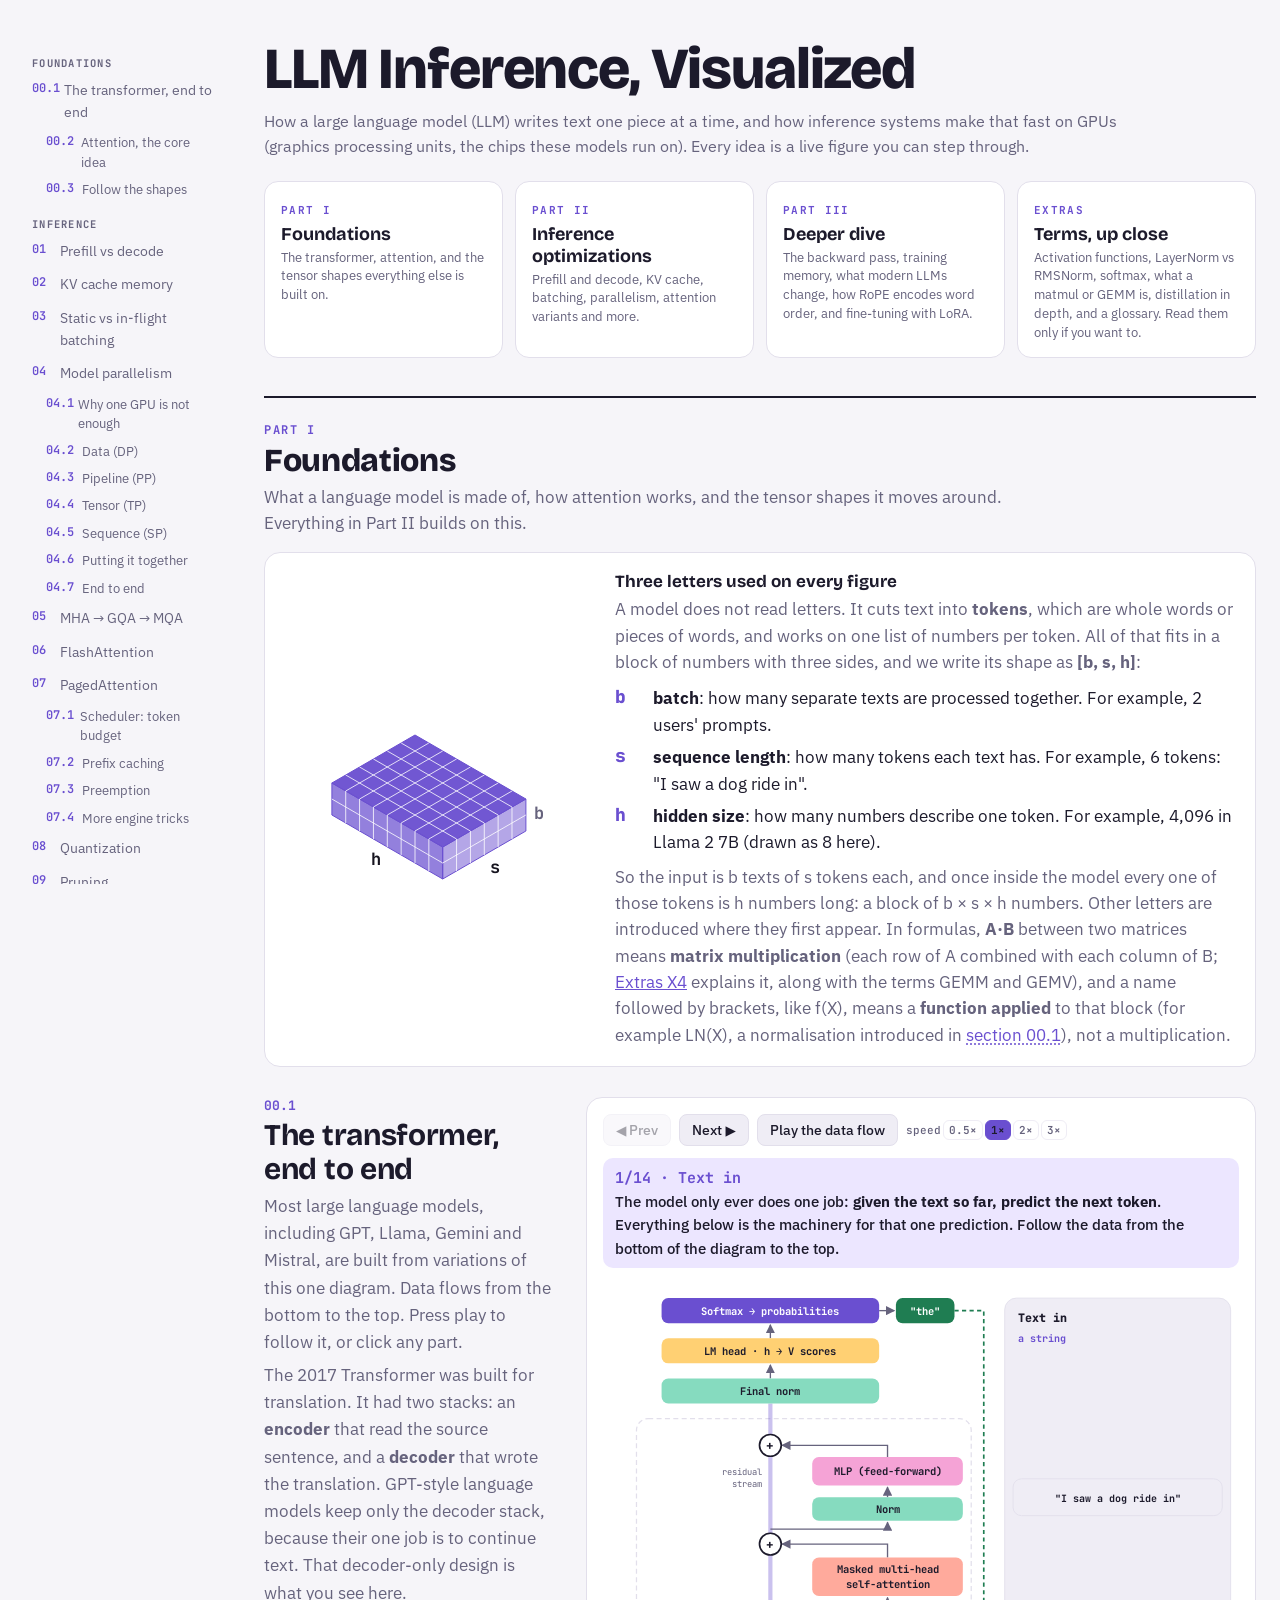
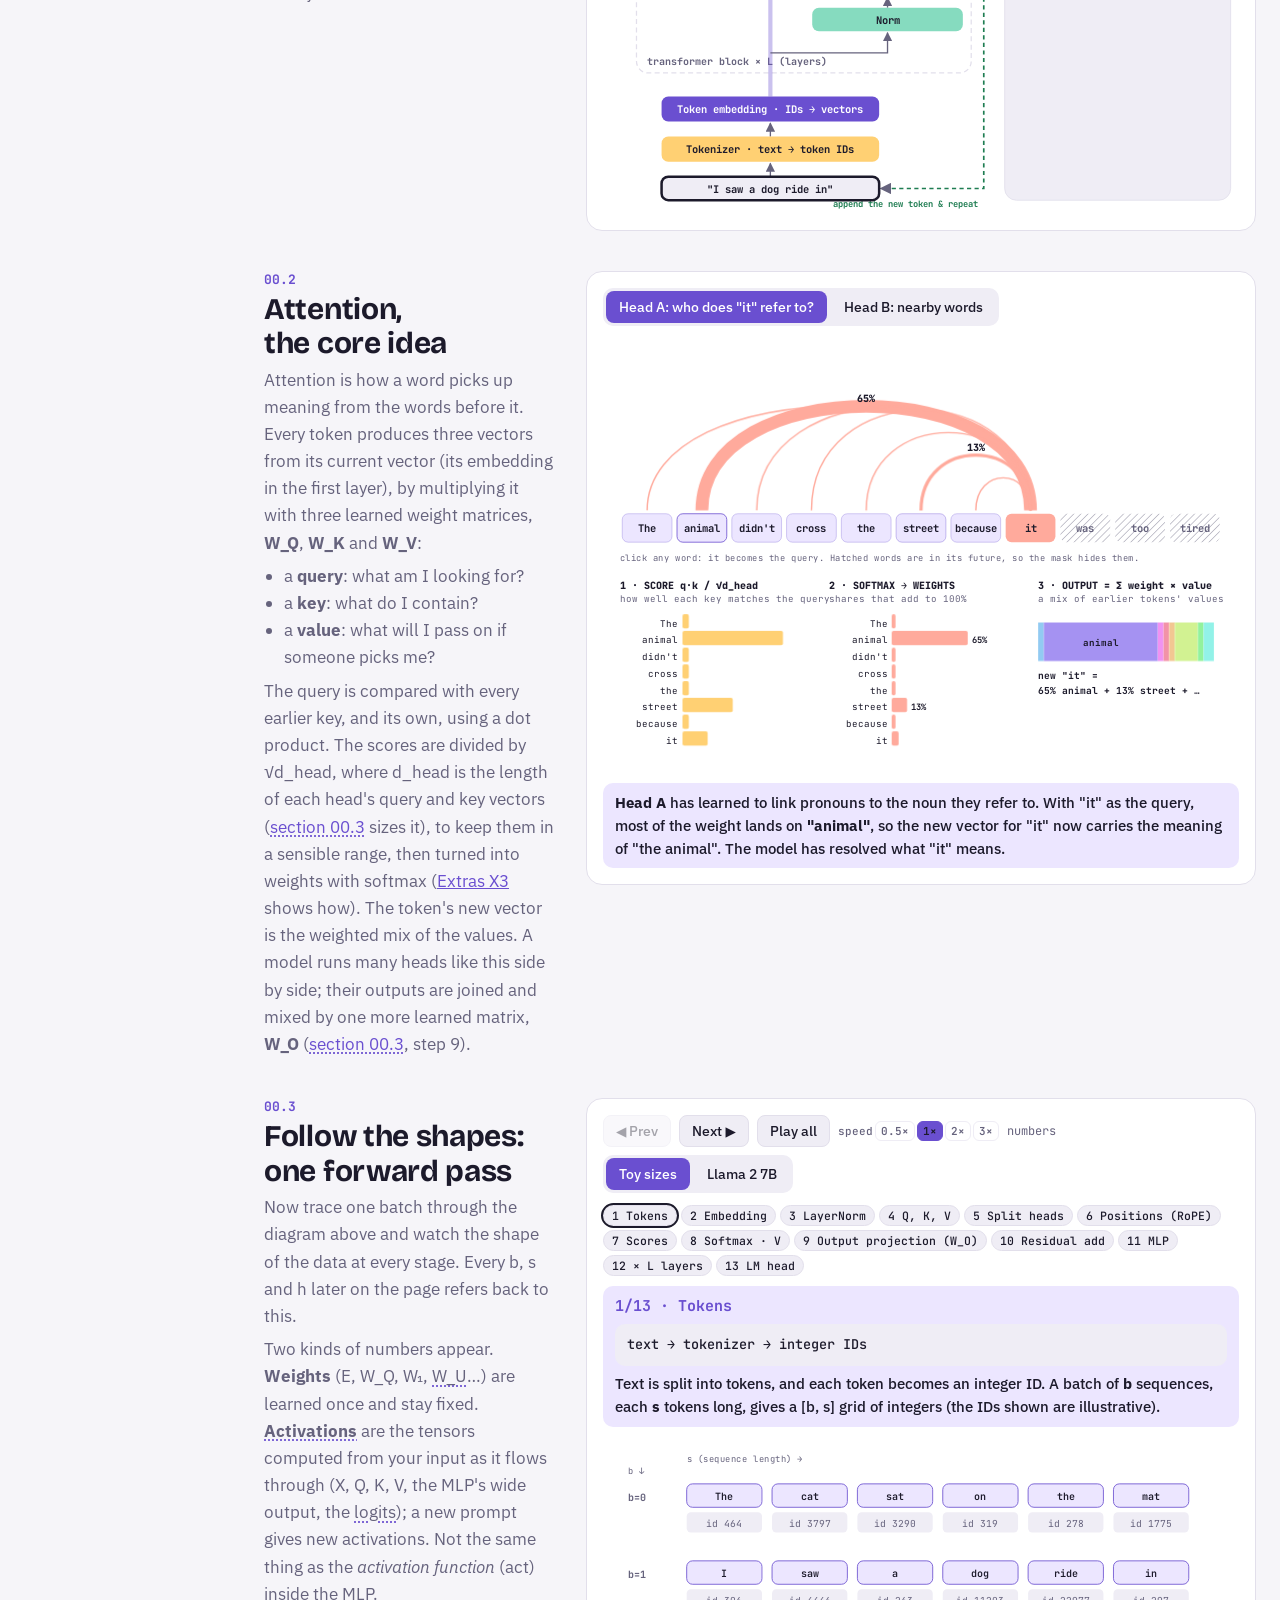
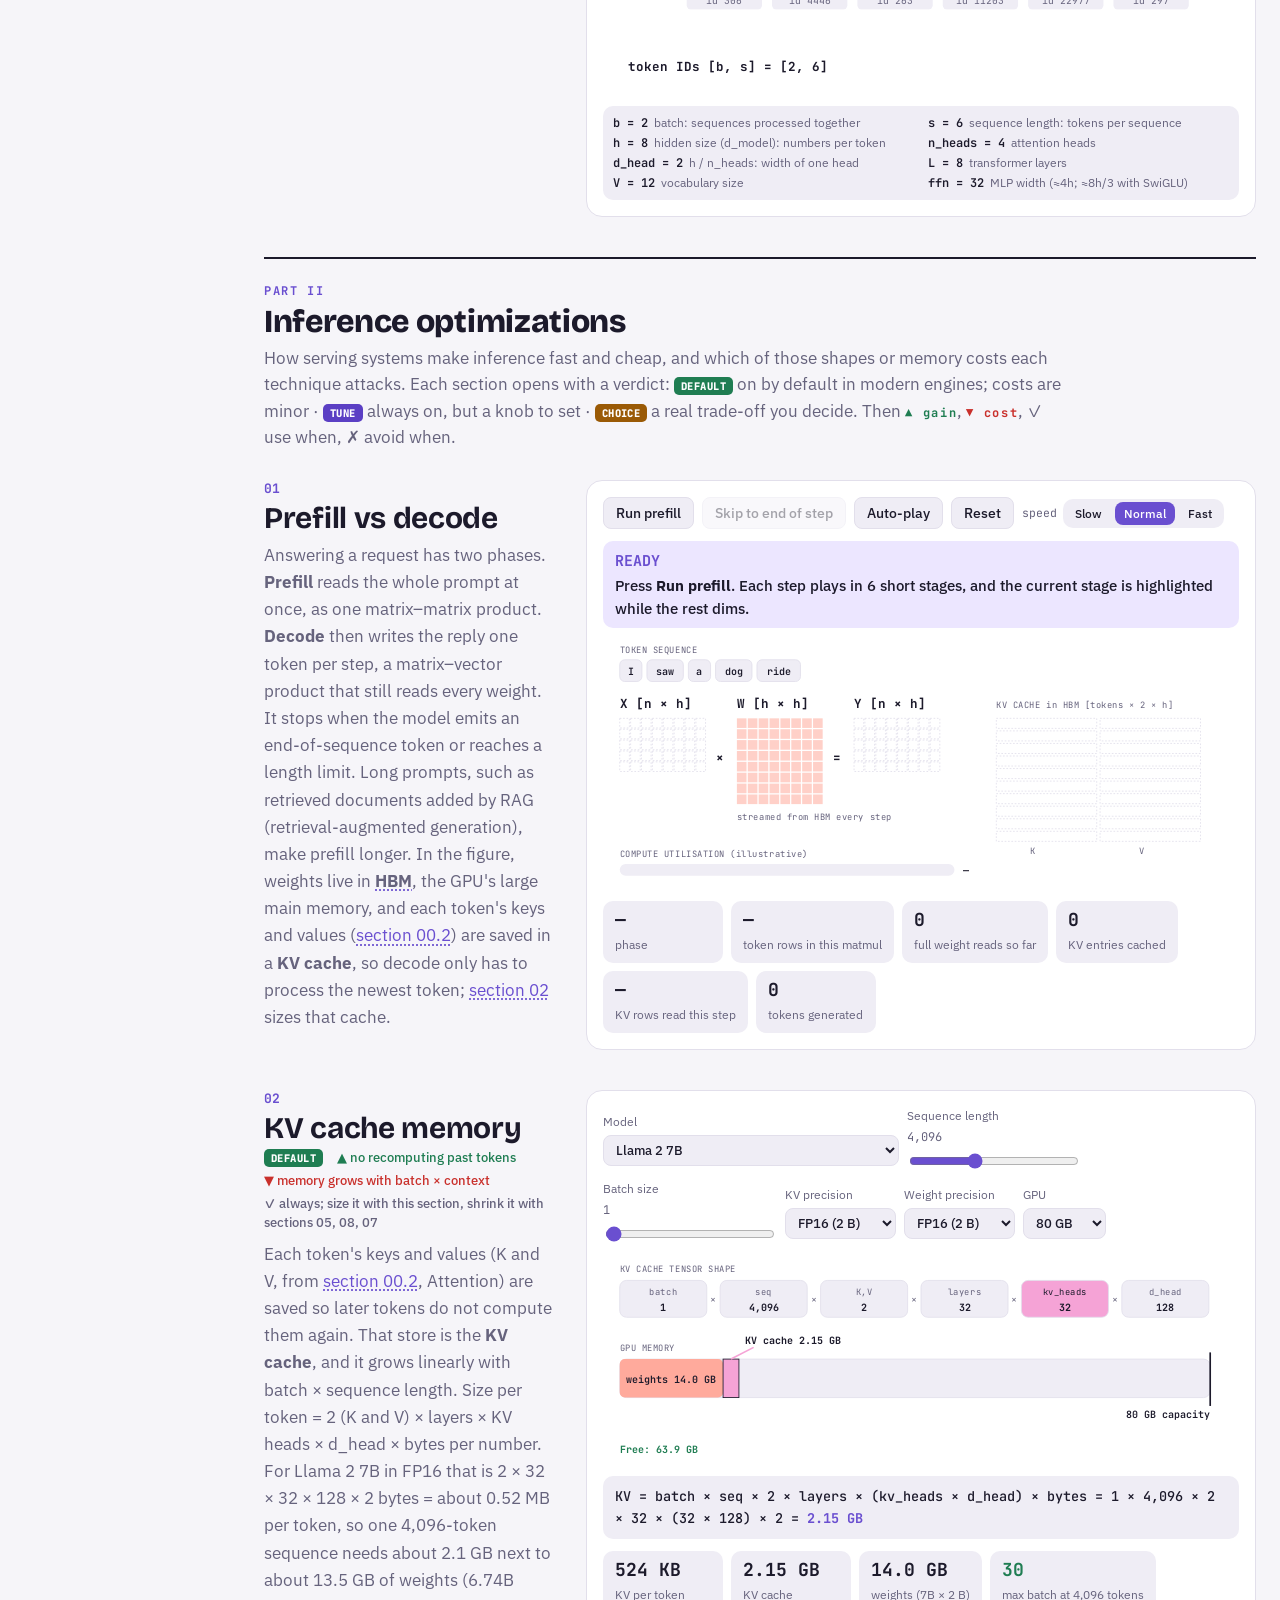
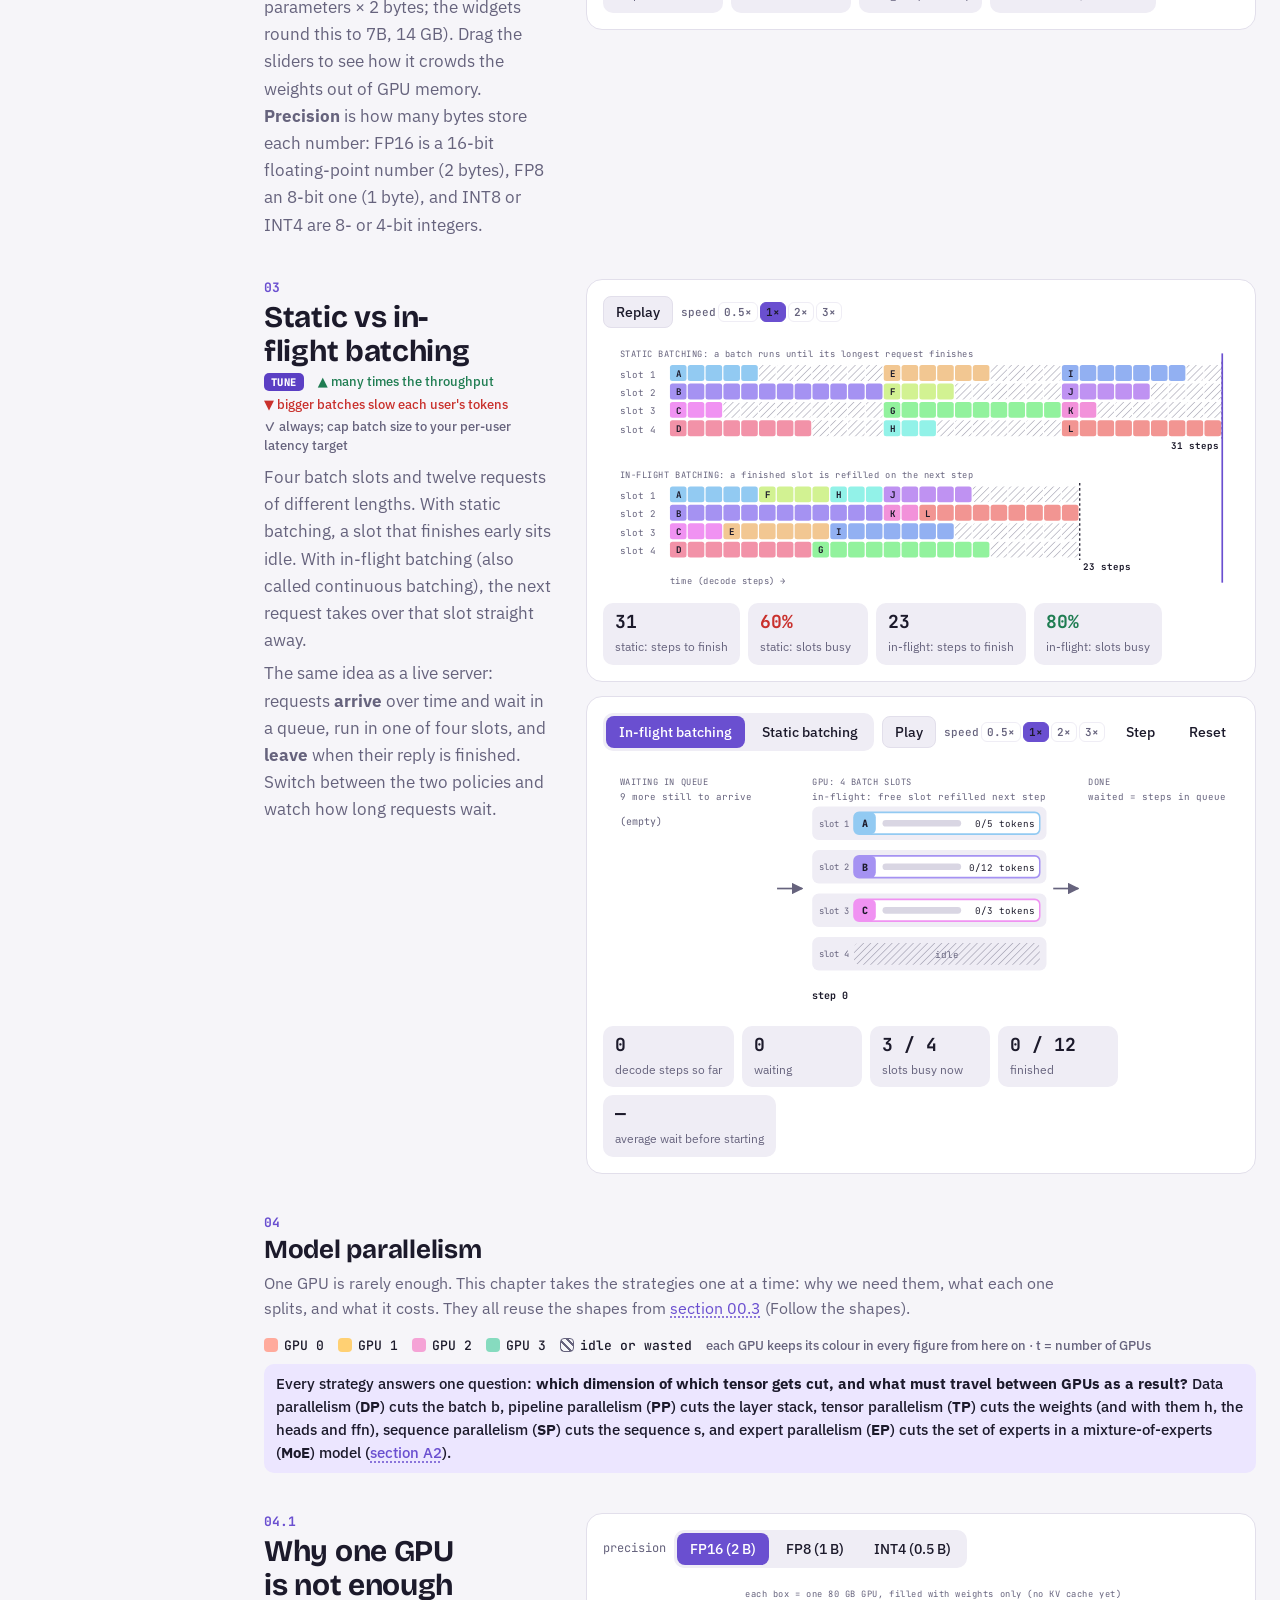
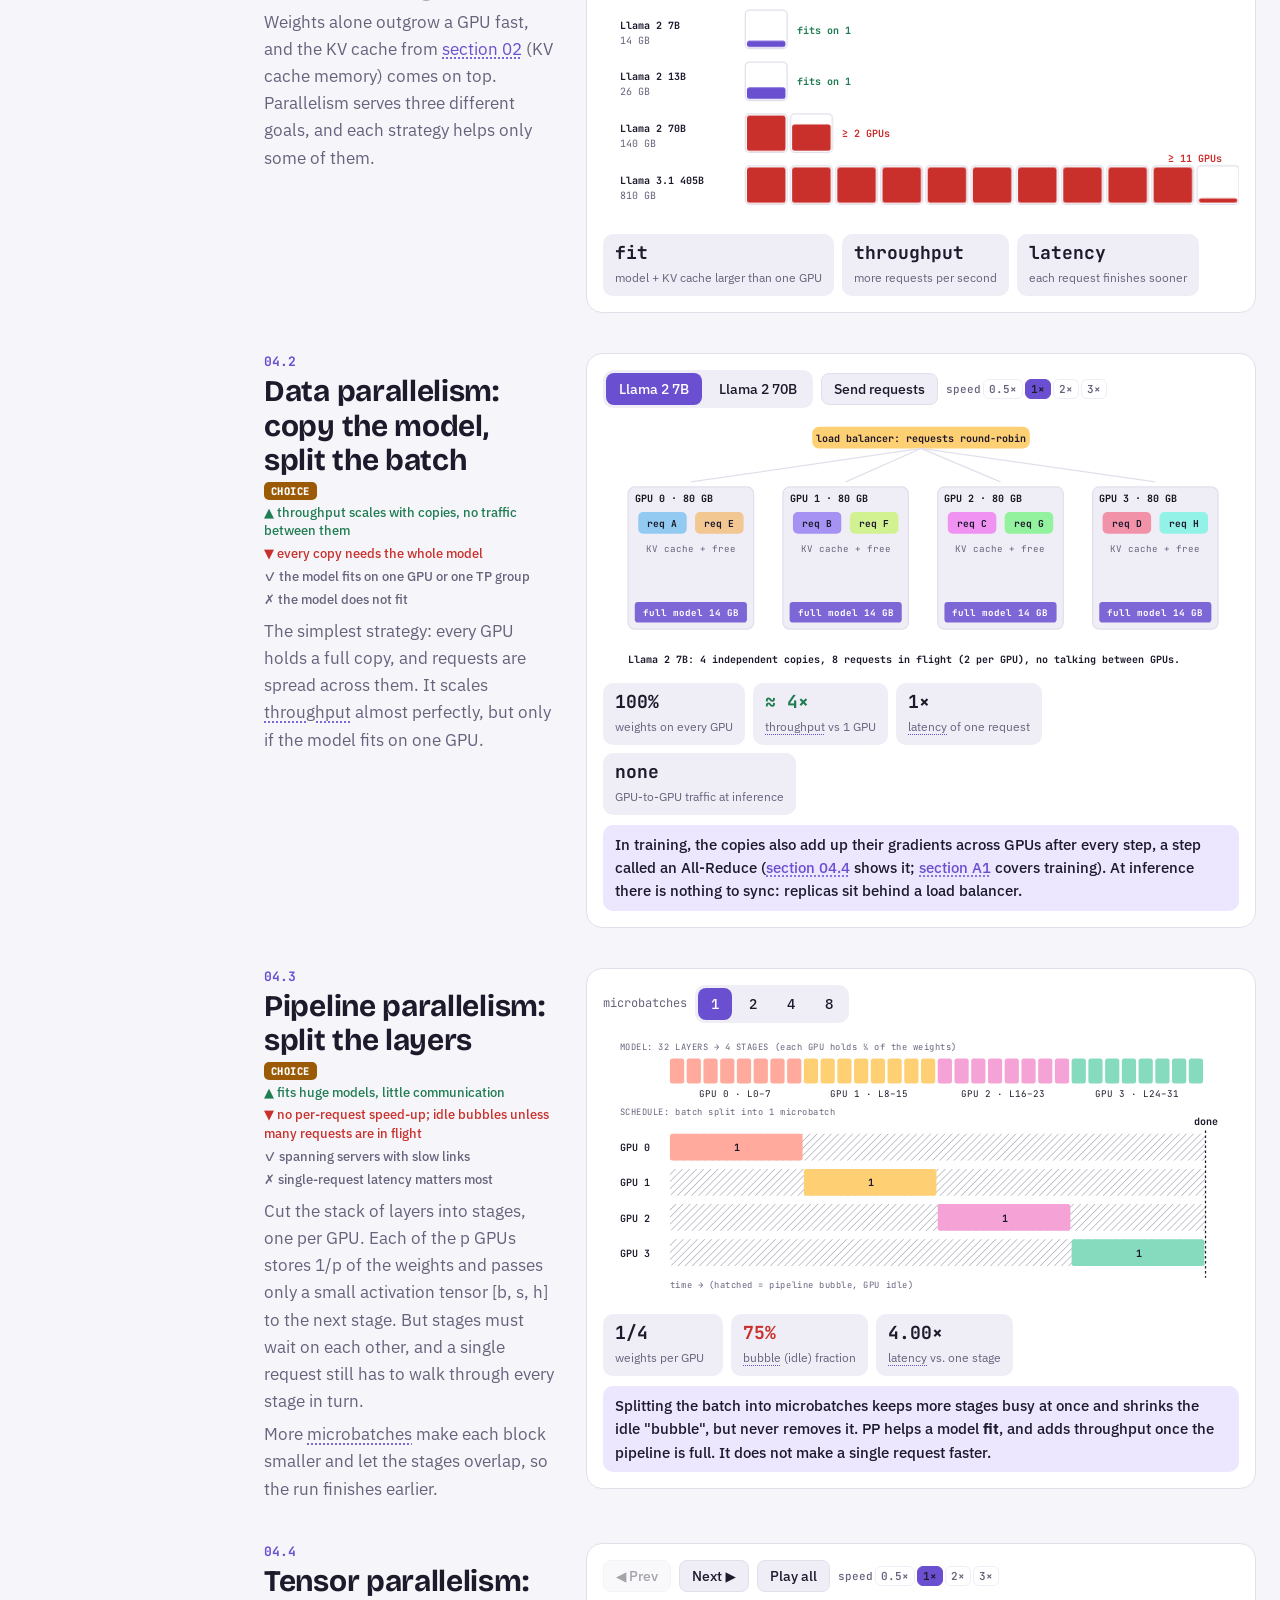
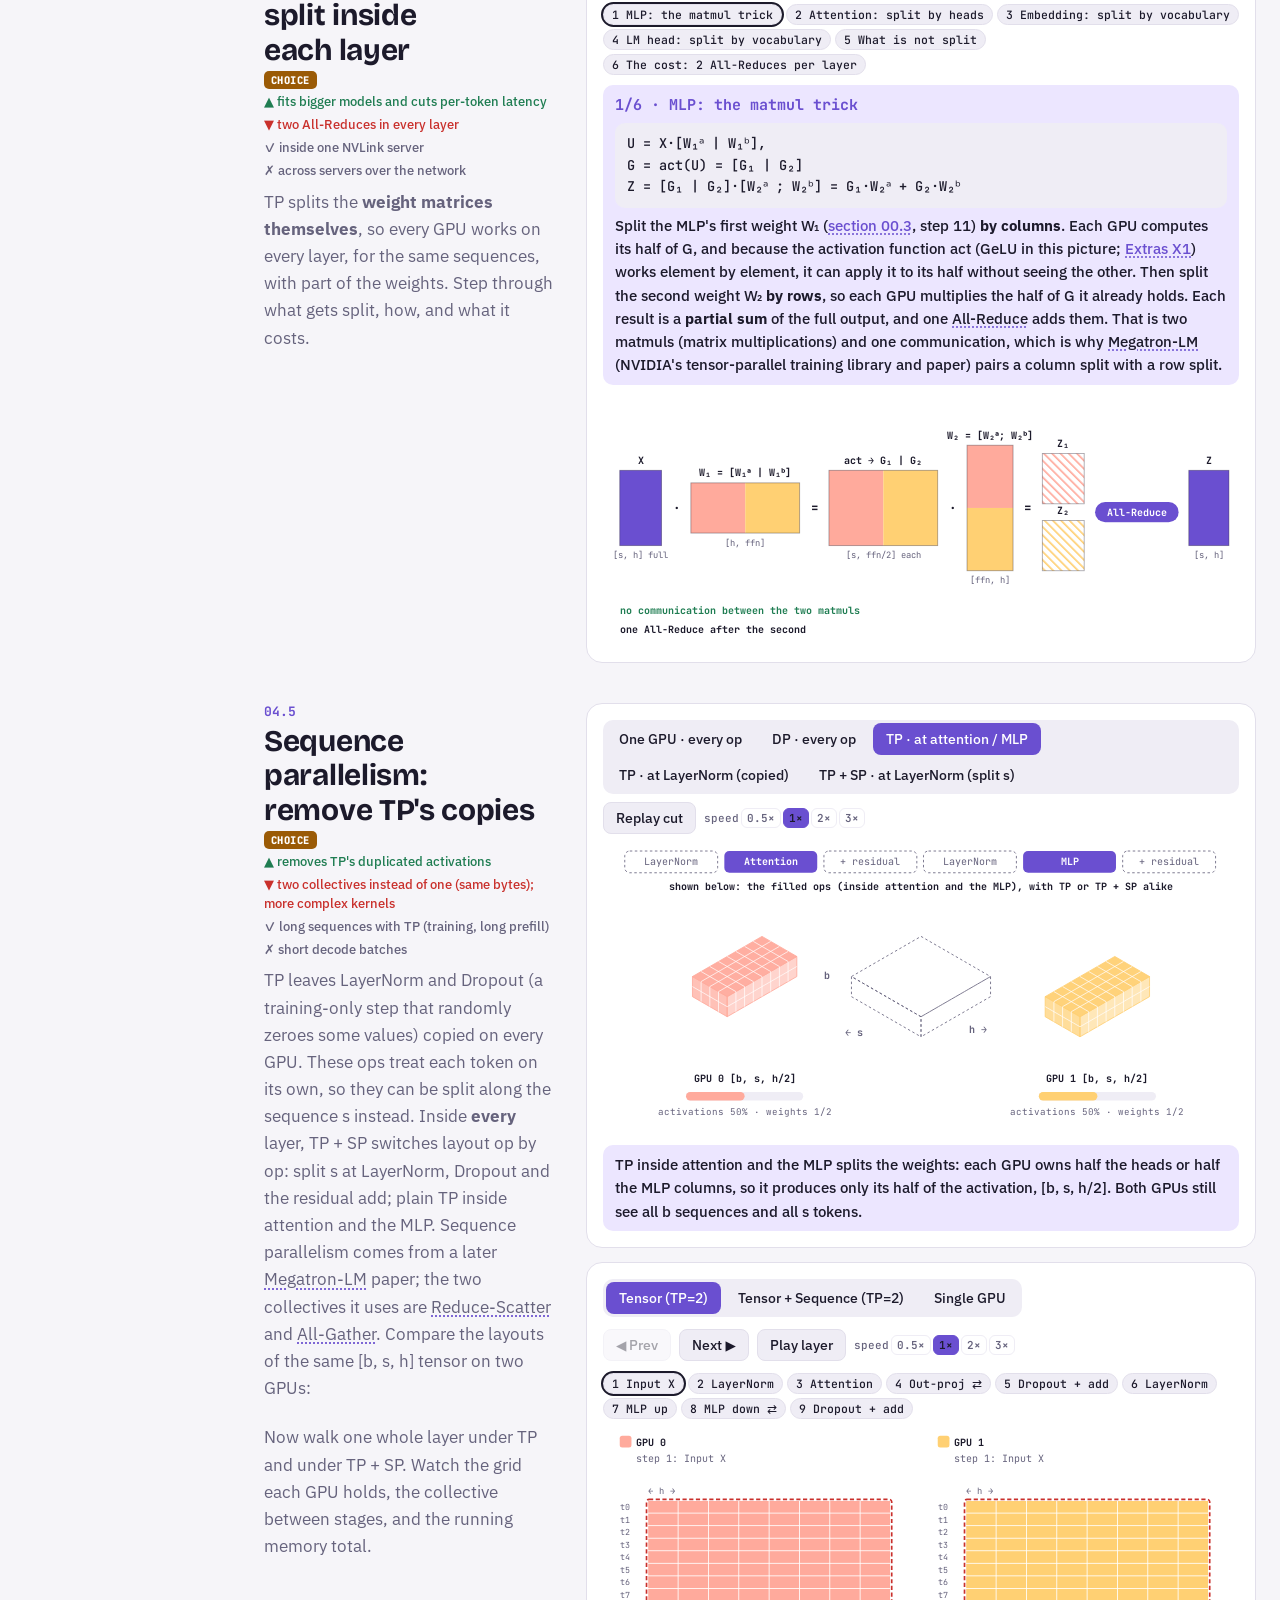
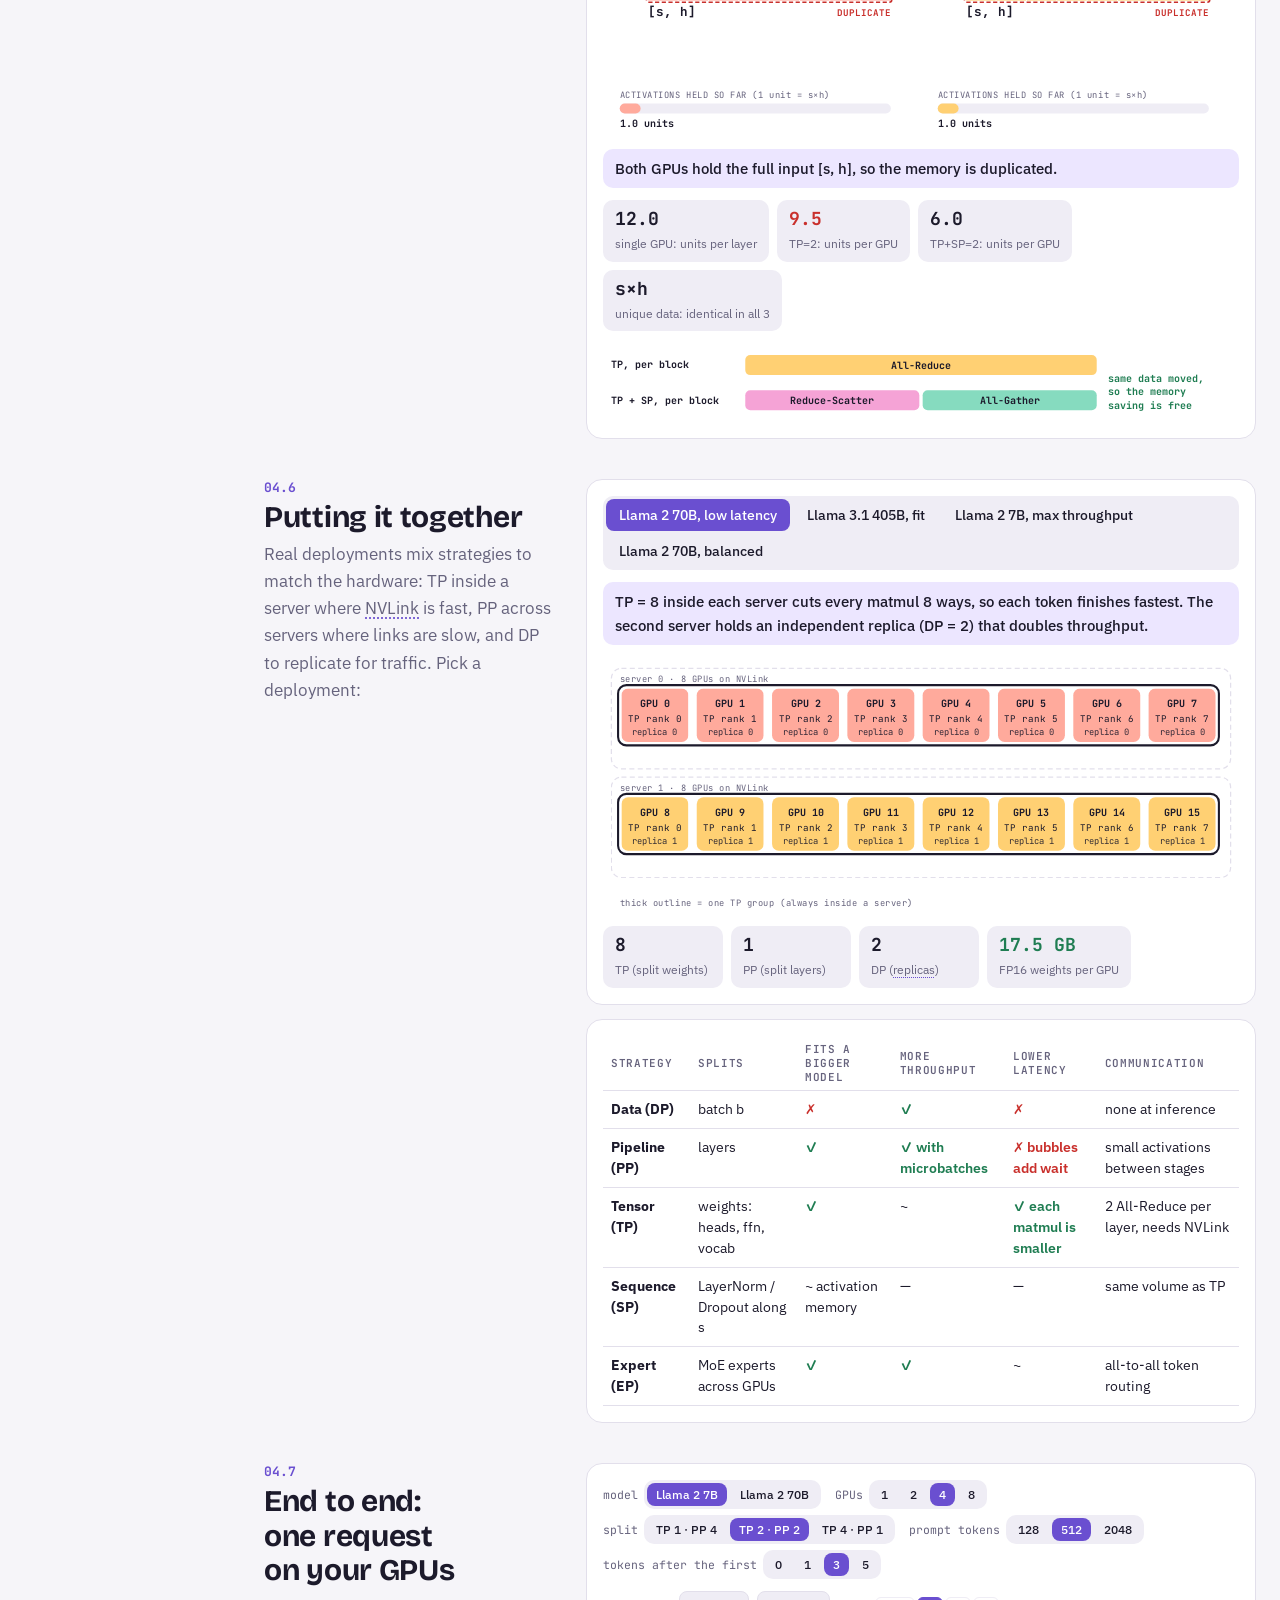
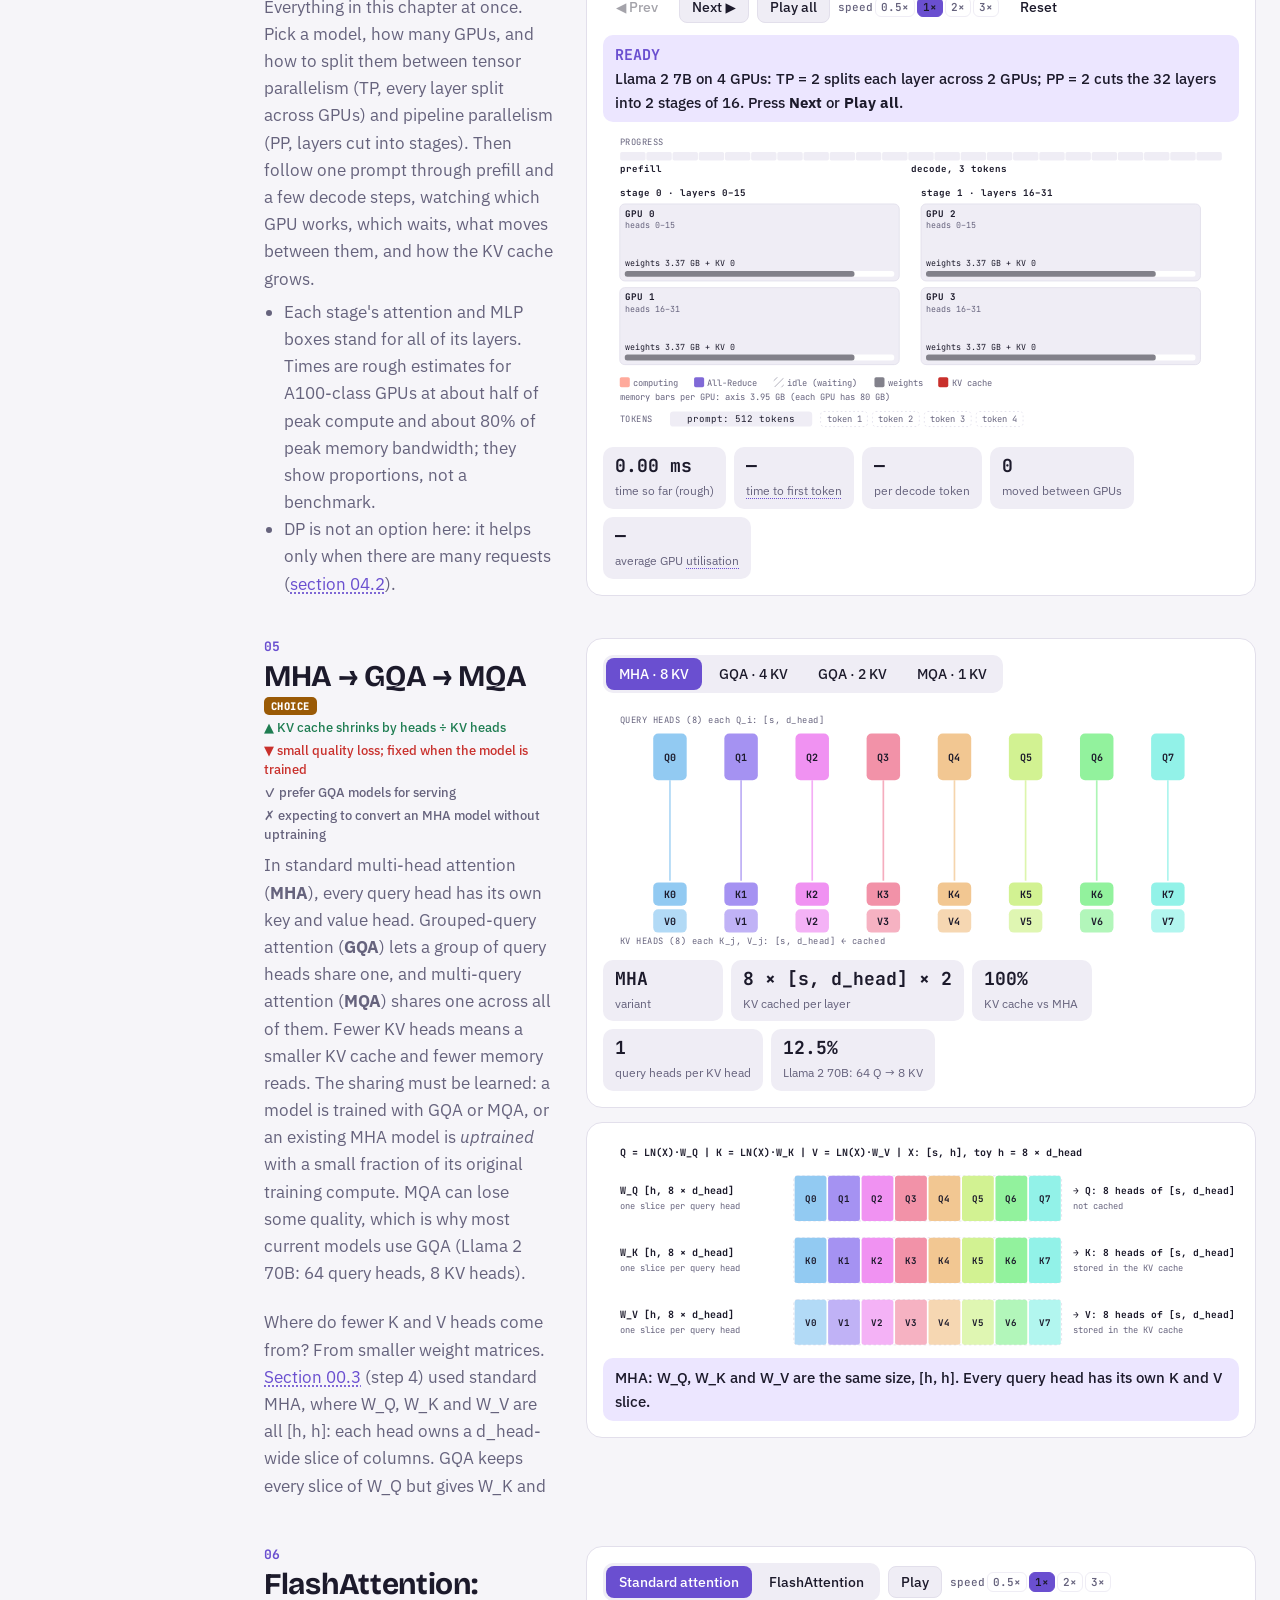
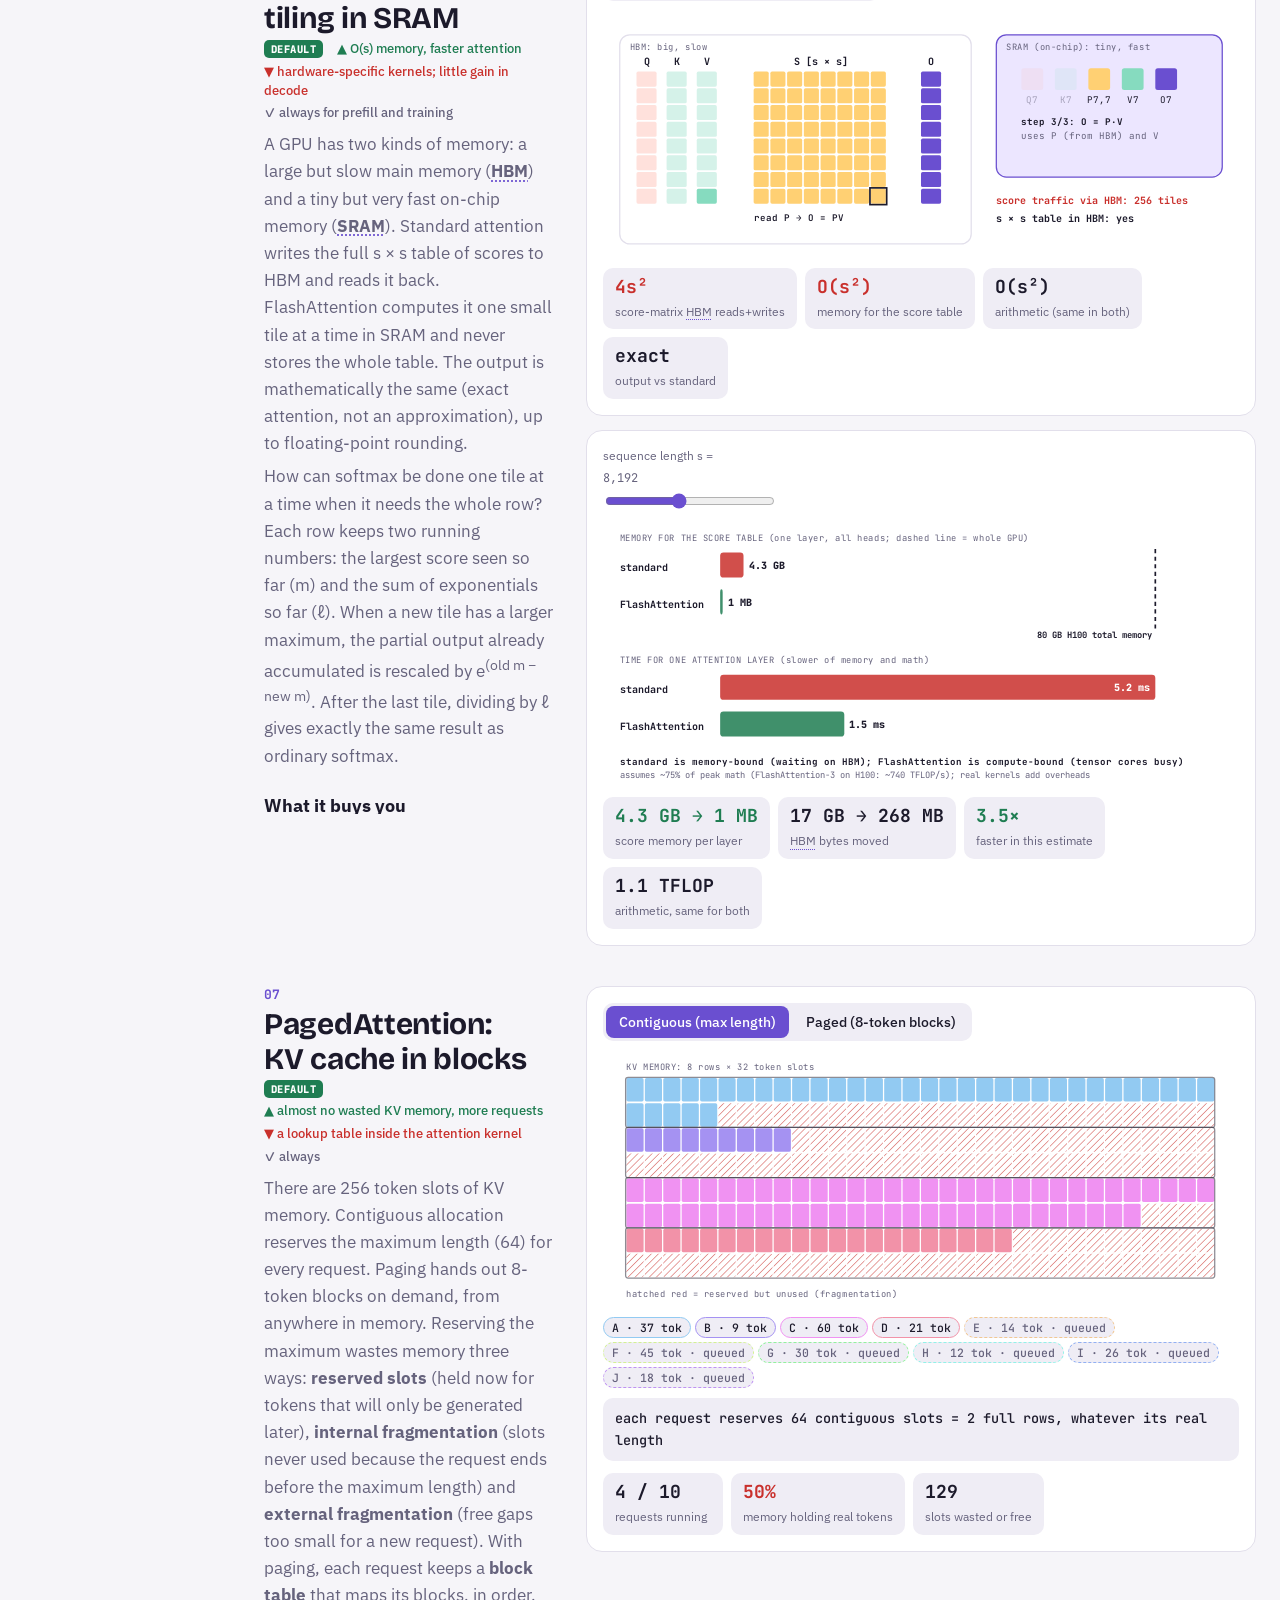
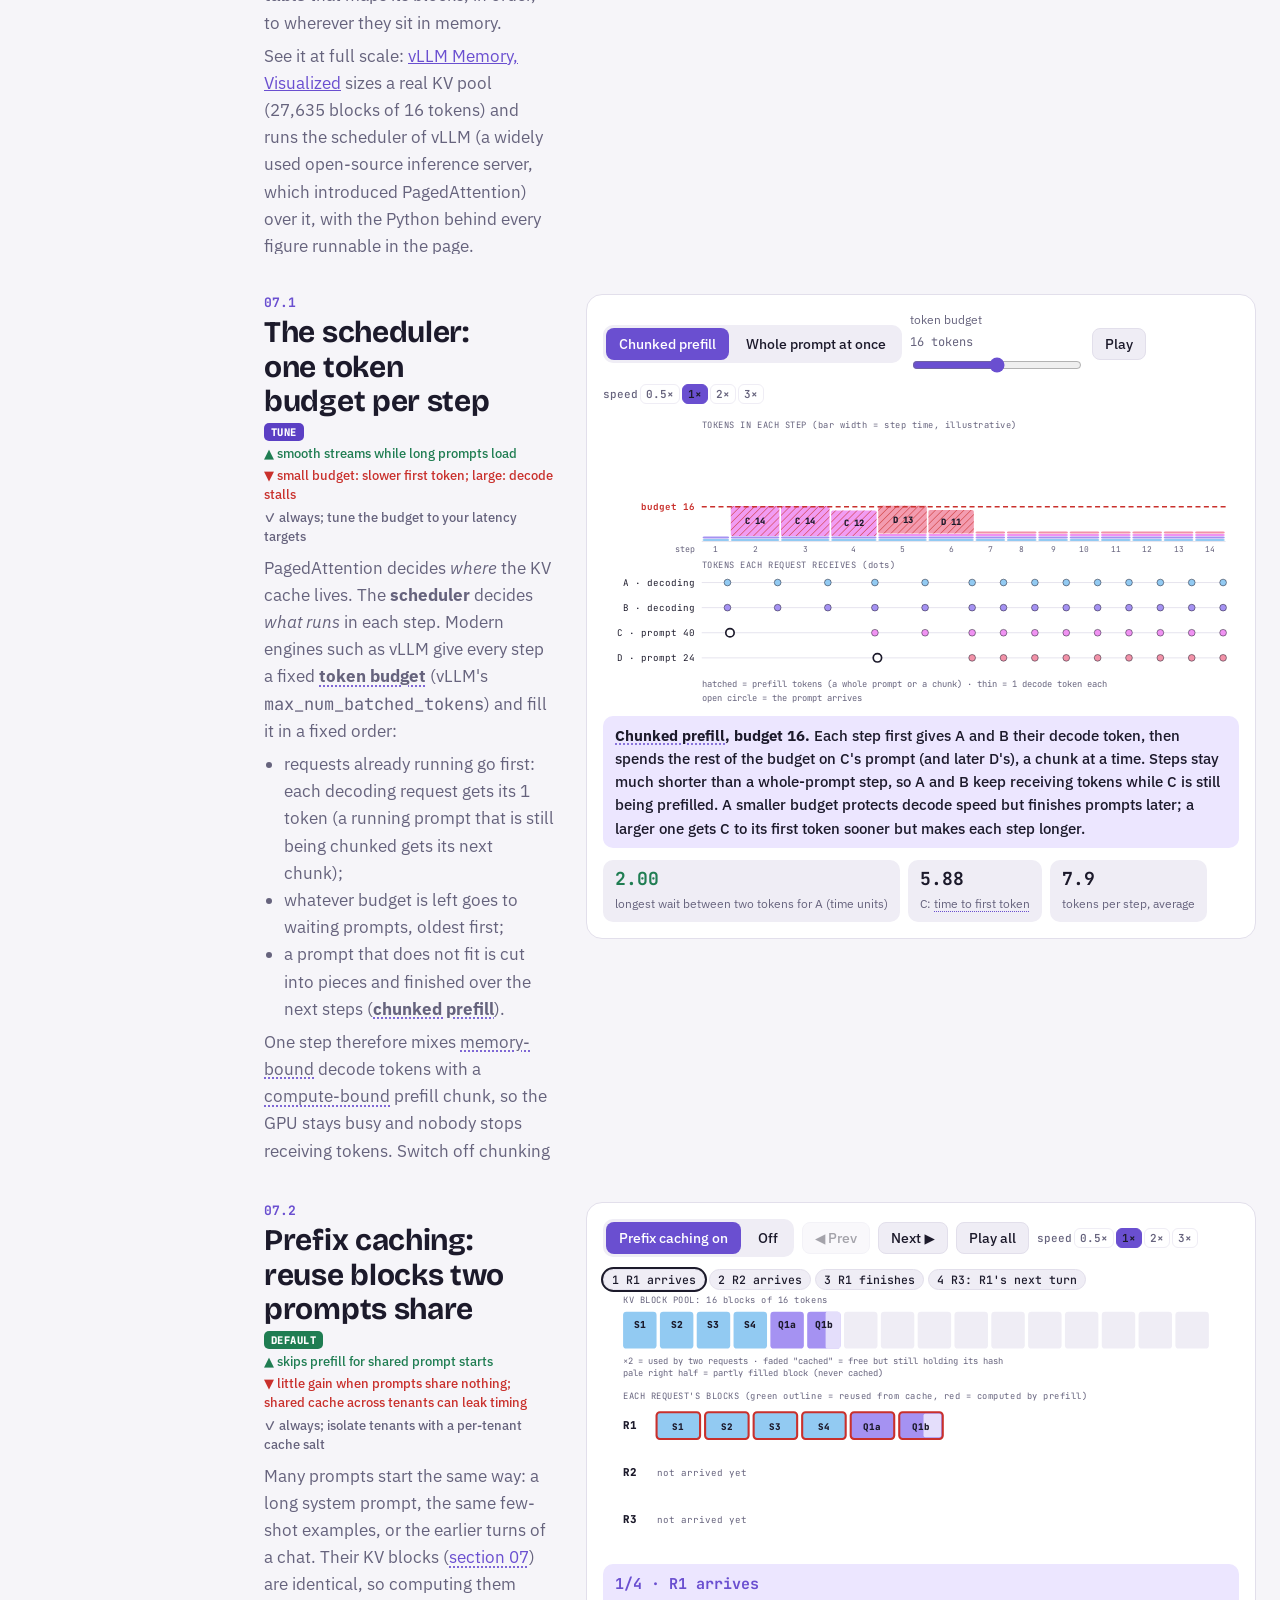
<file: llm-inference-visualized/index.html>
<!DOCTYPE html>
<html lang="en">
<head>
<meta charset="utf-8">
<meta name="viewport" content="width=device-width, initial-scale=1">
<title>LLM Inference, Visualized</title>
<link rel="preconnect" href="https://fonts.googleapis.com">
<link rel="preconnect" href="https://fonts.gstatic.com" crossorigin>
<link href="https://fonts.googleapis.com/css2?family=Bricolage+Grotesque:opsz,wght@12..96,600;12..96,800&family=IBM+Plex+Sans:wght@400;500;600&family=JetBrains+Mono:wght@400;600;700&display=swap" rel="stylesheet">
<style>
:root{
  
/* layout: sticky left rail + one wide column of live figures; text is captions only */
  --bg:#f6f5f9; --surface:#ffffff; --surface-2:#efedf5; --ink:#1c1a2b; --muted:#66637d; --line:#e2dfeb;
  --accent:#6a4fd0; --accent-soft:#ece6ff; --on-accent:#ffffff; --on-fill:#1c1a2b;
  --g0:#ffaa9c; --g1:#ffd073; --g2:#f5a3d6; --g3:#86dbbf;
  --ok:#1f7d52; --bad:#c9302c; --idle:#d9d6e3;
  --f-display:"Bricolage Grotesque","Segoe UI",system-ui,sans-serif;
  --f-body:"IBM Plex Sans","Segoe UI",system-ui,sans-serif;
  --f-mono:"JetBrains Mono",ui-monospace,Menlo,Consolas,monospace;
  color-scheme:light;
}
@media (prefers-color-scheme: dark){
  :root:not([data-theme="light"]){
    --bg:#12111a; --surface:#1b1a26; --surface-2:#24222f; --ink:#ece9f6; --muted:#a19db6; --line:#2f2c3d;
    --accent:#b7a3ff; --accent-soft:#2c2647; --on-accent:#1c1a2b; --on-fill:#1c1a2b;
    --g0:#ff9e8f; --g1:#ffcf6b; --g2:#f29bd0; --g3:#7ed6b8;
    --ok:#5fd39a; --bad:#ff6b6b; --idle:#3a3749; color-scheme:dark;
  }
}
:root[data-theme="dark"]{
  --bg:#12111a; --surface:#1b1a26; --surface-2:#24222f; --ink:#ece9f6; --muted:#a19db6; --line:#2f2c3d;
  --accent:#b7a3ff; --accent-soft:#2c2647; --on-accent:#1c1a2b; --on-fill:#1c1a2b;
  --g0:#ff9e8f; --g1:#ffcf6b; --g2:#f29bd0; --g3:#7ed6b8;
  --ok:#5fd39a; --bad:#ff6b6b; --idle:#3a3749; color-scheme:dark;
}
*{box-sizing:border-box}
html,body{margin:0}
body{background:var(--bg);color:var(--ink);font:15px/1.55 var(--f-body)}
a{color:var(--accent)}

h1{font:800 clamp(34px,5vw,58px)/1.02 var(--f-display);margin:0 0 10px;letter-spacing:-.02em;text-wrap:balance}
.dek{color:var(--muted);max-width:70ch;margin:0}
.legend{display:flex;flex-wrap:wrap;gap:14px;margin-top:16px;font:500 13px var(--f-mono)}
.legend span{display:inline-flex;align-items:center;gap:6px}
.sw{width:14px;height:14px;border-radius:4px;display:inline-block}
.wrap{max-width:1640px;margin:0 auto;padding:0 24px 60px;display:grid;grid-template-columns:200px minmax(0,1fr);gap:40px}
nav.rail{position:sticky;top:16px;align-self:start;font-size:13.5px;max-height:calc(100vh - 32px);overflow-y:auto;overscroll-behavior:contain;scrollbar-width:thin;padding-right:4px}
nav.rail ol{list-style:none;margin:0;padding:0;display:grid;gap:2px}
nav.rail a{display:flex;gap:8px;padding:5px 8px;border-radius:7px;text-decoration:none;color:var(--muted)}
nav.rail a b{font:600 12px var(--f-mono);color:var(--accent);min-width:20px}
nav.rail a:hover,nav.rail a.on{background:var(--surface);color:var(--ink)}
@media (max-width:900px){.wrap{grid-template-columns:minmax(0,1fr)}nav.rail{display:none}}
@media (max-width:700px){.svgbox::before{content:'swipe sideways to see the whole figure →';display:block;position:sticky;left:0;font:600 11px var(--f-mono);color:var(--muted);margin:0 0 4px}}
.wrap>*{min-width:0}
section{padding:30px 0 10px;scroll-margin-top:10px}
.sh{display:block}
.sh .n{display:block;margin-bottom:4px}
.sh .n{font:700 13px var(--f-mono);color:var(--accent)}
h2{font:700 26px/1.15 var(--f-display);margin:0;letter-spacing:-.01em;text-wrap:balance}
.cap{color:var(--muted);margin:6px 0 0;max-width:80ch}
.fig{background:var(--surface);border:1px solid var(--line);border-radius:16px;padding:16px;margin-top:14px}
.fig svg{width:100%;height:auto;display:block}
.svgbox{overflow-x:auto}
.svgbox svg{min-width:640px}
.e2cfg{display:inline-flex;align-items:center;gap:6px}.e2cfg>.mono{font-size:11.5px;color:var(--muted)}.e2cfg .seg .btn{font-size:12px;padding:3px 8px}
.backbtn{position:fixed;right:18px;bottom:18px;z-index:50;font:600 12px var(--f-mono,monospace);padding:6px 12px;border-radius:999px;border:1px solid var(--accent);background:var(--accent);color:var(--on-accent);cursor:pointer;box-shadow:0 4px 14px rgba(0,0,0,.15)}a.xref{color:var(--accent);text-decoration:underline dotted;text-underline-offset:3px}
.spd{display:inline-flex;align-items:center;gap:2px;font:500 11px var(--f-mono,monospace);color:var(--muted)}.spd button{font:600 11px var(--f-mono,monospace);padding:2px 5px;border-radius:6px;border:1px solid var(--surface-2);background:transparent;color:var(--muted);cursor:pointer}.spd button[aria-pressed=true]{background:var(--accent);color:var(--on-fill);border-color:var(--accent)}
.controls{display:flex;flex-wrap:wrap;gap:8px;align-items:center;margin-bottom:12px}
.seg{display:inline-flex;flex-wrap:wrap;gap:4px;background:var(--surface-2);padding:3px;border-radius:10px}
.btn{font:500 13.5px var(--f-body);padding:6px 12px;border-radius:8px;border:1px solid transparent;background:transparent;color:var(--ink);cursor:pointer}
.btn.solid{background:var(--surface-2);border-color:var(--line)}
.btn:hover{border-color:var(--line)}
.btn[aria-pressed="true"]{background:var(--accent);color:var(--on-accent)}
.btn:disabled{opacity:.4;cursor:default}
:focus-visible{outline:2px solid var(--accent);outline-offset:2px}
.glossc{display:grid;grid-template-columns:repeat(auto-fill,minmax(230px,1fr));gap:2px 14px;margin-top:10px;padding:8px 10px;border-radius:10px;background:var(--surface-2);font:400 12px/1.5 var(--f-body);color:var(--muted)}.glossc b{font:600 12px var(--f-mono);color:var(--ink);margin-right:6px}
.gl-list{display:grid;grid-template-columns:repeat(auto-fill,minmax(300px,1fr));gap:10px 22px;margin:16px 0 0}.gl-i{padding:10px 12px;border-radius:10px;background:var(--surface);border:1px solid var(--line);scroll-margin-top:20px}.gl-i:target{border-color:var(--accent);box-shadow:0 0 0 3px var(--accent-soft)}.gl-i dt{font-weight:700;margin-bottom:3px}.gl-i dd{margin:0;color:var(--muted);font-size:14px;line-height:1.5}a.gl{color:inherit;text-decoration:underline dotted;text-underline-offset:3px;text-decoration-color:var(--accent)}
.stats{display:flex;flex-wrap:wrap;gap:8px;margin-top:12px}
.stat{background:var(--surface-2);border-radius:10px;padding:7px 12px;min-width:120px}
.stat b{display:block;font:700 18px var(--f-mono);font-variant-numeric:tabular-nums}
.stat span{font-size:12px;color:var(--muted)}
.stat.good b{color:var(--ok)} .stat.warn b{color:var(--bad)}
.note{font:500 13.5px var(--f-body);color:var(--ink);background:var(--accent-soft);border-radius:10px;padding:8px 12px;margin-top:10px}
label.ctl{display:grid;gap:3px;font-size:12px;color:var(--muted)}
select,input[type=range]{font:500 13px var(--f-body);color:var(--ink);background:var(--surface-2);border:1px solid var(--line);border-radius:8px;padding:5px 8px}
input[type=range]{padding:0;accent-color:var(--accent);width:170px}
.mono{font-family:var(--f-mono)}
.fgl{float:right;margin:0 0 4px 16px;padding:4px 10px;border-left:2px solid var(--accent);font:500 12px/1.5 var(--f-display);color:var(--muted)}.fgl b{color:var(--ink)}
.formula{font:500 13.5px/1.6 var(--f-mono);background:var(--surface-2);border-radius:10px;padding:10px 12px;overflow-wrap:anywhere;margin-top:10px}
.formula b{color:var(--accent)}
svg text{font-family:var(--f-mono);fill:var(--ink);font-size:12px}
svg .lbl{font-size:10.5px;fill:var(--muted);letter-spacing:.06em}
svg .big{font-size:15px;font-weight:700}
.chips{display:flex;flex-wrap:wrap;gap:4px;margin-top:8px}
.chip{font:500 11.5px var(--f-mono);padding:2px 8px;border-radius:999px;border:1px solid var(--line);background:var(--surface-2);color:var(--ink);cursor:pointer}
.chip[aria-pressed="true"]{outline:2px solid var(--ink)}
.chip.q{color:var(--muted);border-style:dashed}
.spec{display:grid;gap:10px}
.spec-row{display:grid;grid-template-columns:150px 1fr;gap:10px;align-items:center}
.spec-k{font:600 12px var(--f-mono);color:var(--muted);letter-spacing:.05em}
.pills{display:flex;flex-wrap:wrap;gap:6px;min-height:32px}
.pill{font:600 14px var(--f-mono);padding:5px 10px;border-radius:8px;background:var(--surface-2);border:1.5px solid var(--line)}
.pill.ok{background:color-mix(in srgb,var(--ok) 18%,transparent);border-color:var(--ok)}
.pill.no{background:color-mix(in srgb,var(--bad) 15%,transparent);border-color:var(--bad);text-decoration:line-through}
.pill.fix{border-style:dashed;border-color:var(--accent);background:var(--accent-soft)}
.pill.draft{border-color:var(--g1)}
.pill.ver{border-color:var(--g0)}
@media (max-width:560px){.spec-row{grid-template-columns:1fr}}
@keyframes pdIn{from{opacity:0;transform:scale(.55)}60%{opacity:1;transform:scale(1.08)}to{opacity:1;transform:none}}
.part{margin-top:30px;padding-top:18px;border-top:2px solid var(--ink)}
.part span{font:700 12px var(--f-mono);color:var(--accent);letter-spacing:.14em}
.part h3{font:800 32px/1.1 var(--f-display);margin:2px 0 0;letter-spacing:-.01em}
nav.rail li.grp{font:700 10.5px var(--f-mono);color:var(--muted);letter-spacing:.12em;padding:12px 8px 3px}
nav.rail a.sub{padding:3px 8px 3px 22px;font-size:12.5px}
table.sum{width:100%;min-width:640px;border-collapse:collapse;font-size:13.5px}
table.sum th{font:600 11px var(--f-mono);letter-spacing:.06em;text-transform:uppercase;color:var(--muted);text-align:left;padding:6px 8px;border-bottom:1px solid var(--line)}
table.sum td{padding:8px;border-bottom:1px solid var(--line);vertical-align:top}
table.sum td.k{font-weight:700}
table.sum td.ok{color:var(--ok);font-weight:600}
table.sum td.no{color:var(--bad);font-weight:600}
/* wide screens: text column (sticky) beside the figure column */
@media (min-width:1280px){
  section.split{display:grid;grid-template-columns:minmax(300px,370px) minmax(0,1fr);gap:44px;align-items:start}
}
@media (min-width:1280px) and (max-width:1439px){
  section.split{grid-template-columns:290px minmax(0,1fr);gap:32px}
}
@media (min-width:1280px){
  section.split .svgbox svg{min-width:0}
  section.split table.sum{min-width:0}
  section.split>.col-text{position:sticky;top:16px;max-height:calc(100vh - 32px);overflow:auto}
  section.split>.col-fig{min-width:0}
  section.split>.col-fig>.fig:first-child{margin-top:0}
  section.split .col-text .note{margin-top:14px}
  .dek{max-width:90ch}
}
.col-text .cap{max-width:none}
/* text column is the reading column: larger type on wide screens, where the figure leaves room */
@media (min-width:1280px){body{font-size:16px}.note{font-size:15px;line-height:1.55}nav.rail a{font-size:14px}.col-text .cap,.col-text li,.col-text .note{font-size:17px;line-height:1.6}.col-text h2{font-size:30px}.notation .cap,.notation dd,.part .cap{font-size:17px}.nota-h{font-size:20px}}
@media (min-width:1900px){.col-text .cap,.col-text li,.col-text .note{font-size:18.5px}.notation .cap,.notation dd,.part .cap{font-size:18px}}
ul.cap{padding-left:20px}
header.top{padding:40px 0 8px}
.wrap{padding-top:0}
nav.rail{margin-top:44px;max-height:calc(100vh - 60px)}
.parts{display:grid;grid-template-columns:repeat(4,minmax(0,1fr));gap:12px;margin-top:22px}
.parts a{display:block;text-decoration:none;color:var(--ink);background:var(--surface);border:1px solid var(--line);border-radius:14px;padding:14px 16px;transition:border-color .15s,transform .15s}
.parts a:hover{border-color:var(--accent);transform:translateY(-2px)}
.parts span{font:700 11px var(--f-mono);letter-spacing:.12em;color:var(--accent)}
.parts b{display:block;font:700 18px var(--f-display);margin:2px 0 4px}
.parts small{display:block;color:var(--muted);font-size:13px;line-height:1.45}
@media (max-width:700px){.parts{grid-template-columns:1fr}}
.sw.hatch{background:repeating-linear-gradient(45deg,var(--muted) 0 2px,transparent 2px 6px);border:1px solid var(--muted)}
.legend .lk{color:var(--muted);font-family:var(--f-body)}
.notation{display:grid;grid-template-columns:300px minmax(0,1fr);gap:28px;align-items:center;margin-top:16px;background:var(--surface);border:1px solid var(--line);border-radius:16px;padding:18px 22px}
.notation svg{width:100%;height:auto}
.nota-h{font:700 17px var(--f-display);margin:0 0 4px}
.notation dl{display:grid;grid-template-columns:28px 1fr;gap:6px 10px;margin:0}
.notation dt{font:800 18px var(--f-mono);color:var(--accent)}
.notation dd{margin:0;color:var(--ink)}
@media (max-width:760px){.notation{grid-template-columns:1fr}}
ul.rows{margin:6px 0;padding-left:20px}
ul.rows li{margin:2px 0}
footer{max-width:1640px;margin:0 auto;padding:20px;color:var(--muted);font-size:13px;border-top:1px solid var(--line)}
@media (prefers-reduced-motion: reduce){*{transition:none!important}}
.sub-h{font-size:18px;margin:22px 0 4px;font-weight:800}
.to{display:flex;flex-wrap:wrap;gap:4px 14px;align-items:baseline;margin:4px 0 8px;font:500 13px/1.45 var(--f-body);color:var(--ink);max-width:90ch}.to span{white-space:normal}.to .g{color:var(--ok)}.to .c{color:var(--bad)}.to .u,.to .x{color:var(--muted)}.v{font:800 10.5px var(--f-mono);letter-spacing:.04em;padding:2px 7px;border-radius:5px;color:#fff}.v-d{background:#1f7d52}.v-t{background:#5b3fc4}.v-c{background:#9a5a06}
</style>
</head>
<body>
<svg width="0" height="0" style="position:absolute" aria-hidden="true">
  <defs>
    <marker id="arr" viewBox="0 0 10 10" refX="9" refY="5" markerWidth="7" markerHeight="7" orient="auto-start-reverse"><path d="M0,0 L10,5 L0,10 z" style="fill:var(--muted)"/></marker>
    <pattern id="hatch" width="6" height="6" patternUnits="userSpaceOnUse" patternTransform="rotate(45)"><line x1="0" y1="0" x2="0" y2="6" style="stroke:var(--muted);stroke-width:1.6;opacity:.55"/></pattern>
    <pattern id="hatchBad" width="6" height="6" patternUnits="userSpaceOnUse" patternTransform="rotate(45)"><line x1="0" y1="0" x2="0" y2="6" style="stroke:var(--bad);stroke-width:2"/></pattern>
    <pattern id="part0" width="7" height="7" patternUnits="userSpaceOnUse" patternTransform="rotate(-45)"><rect width="7" height="7" style="fill:var(--surface)"/><line x1="0" y1="0" x2="0" y2="7" style="stroke:var(--g0);stroke-width:4"/></pattern>
    <pattern id="part1" width="7" height="7" patternUnits="userSpaceOnUse" patternTransform="rotate(-45)"><rect width="7" height="7" style="fill:var(--surface)"/><line x1="0" y1="0" x2="0" y2="7" style="stroke:var(--g1);stroke-width:4"/></pattern>
  </defs>
</svg>



<div class="wrap">
<nav class="rail" aria-label="Sections">
  <ol>
    <li class="grp">FOUNDATIONS</li>
    <li><a href="#architecture"><b>00.1</b>The transformer, end to end</a></li>
    <li><a class="sub" href="#attention-explained"><b>00.2</b>Attention, the core idea</a></li>
    <li><a class="sub" href="#anatomy"><b>00.3</b>Follow the shapes</a></li>
    <li class="grp">INFERENCE</li>
    <li><a href="#phases"><b>01</b>Prefill vs decode</a></li>
    <li><a href="#kv"><b>02</b>KV cache memory</a></li>
    <li><a href="#batching"><b>03</b>Static vs in-flight batching</a></li>
    <li><a href="#parallel"><b>04</b>Model parallelism</a></li>
    <li><a class="sub" href="#par-why"><b>04.1</b>Why one GPU is not enough</a></li>
    <li><a class="sub" href="#par-dp"><b>04.2</b>Data (DP)</a></li>
    <li><a class="sub" href="#par-pp"><b>04.3</b>Pipeline (PP)</a></li>
    <li><a class="sub" href="#par-tpc"><b>04.4</b>Tensor (TP)</a></li>
    <li><a class="sub" href="#par-sp"><b>04.5</b>Sequence (SP)</a></li>
    <li><a class="sub" href="#par-combo"><b>04.6</b>Putting it together</a></li>
    <li><a class="sub" href="#par-e2e"><b>04.7</b>End to end</a></li>
    <li><a href="#attention"><b>05</b>MHA → GQA → MQA</a></li>
    <li><a href="#flash"><b>06</b>FlashAttention</a></li>
    <li><a href="#paged"><b>07</b>PagedAttention</a></li>
    <li><a class="sub" href="#sched"><b>07.1</b>Scheduler: token budget</a></li>
    <li><a class="sub" href="#prefix"><b>07.2</b>Prefix caching</a></li>
    <li><a class="sub" href="#preempt"><b>07.3</b>Preemption</a></li>
    <li><a class="sub" href="#tricks"><b>07.4</b>More engine tricks</a></li>
    <li><a href="#quant"><b>08</b>Quantization</a></li>
    <li><a href="#sparsity"><b>09</b>Pruning</a></li>
    <li><a href="#distill"><b>10</b>Distillation</a></li>
    <li><a href="#spec"><b>11</b>Speculative decoding</a></li>
    <li><a href="#disagg"><b>12</b>Disaggregated serving</a></li>
    <li class="grp">DEEPER</li>
    <li><a href="#backward"><b>A1</b>Backward pass &amp; training memory</a></li>
    <li><a href="#modern"><b>A2</b>Modern LLM changes</a></li>
    <li><a href="#rope"><b>A3</b>Word order (RoPE)</a></li>
    <li><a class="sub" href="#rope-rotate"><b>A3.1</b>Rotate, don't add</a></li>
    <li><a class="sub" href="#rope-gap"><b>A3.2</b>Same gap, same score</a></li>
    <li><a class="sub" href="#rope-speeds"><b>A3.3</b>Why every pair has its own speed</a></li>
    <li><a class="sub" href="#rope-real"><b>A3.4</b>The real speeds</a></li>
    <li><a href="#lora"><b>A4</b>Fine-tuning with LoRA</a></li>
    <li><a class="sub" href="#lora-shapes"><b>A4.1</b>The shapes</a></li>
    <li><a class="sub" href="#lora-where"><b>A4.2</b>Which layers</a></li>
    <li><a class="sub" href="#lora-train"><b>A4.3</b>Training</a></li>
    <li><a class="sub" href="#lora-serve"><b>A4.4</b>Merged vs separate</a></li>
    <li class="grp">EXTRAS</li>
    <li><a href="#x-act"><b>X1</b>Activation functions</a></li>
    <li><a href="#x-norm"><b>X2</b>LayerNorm vs RMSNorm</a></li>
    <li><a href="#x-softmax"><b>X3</b>Softmax &amp; temperature</a></li>
    <li><a href="#x-gemm"><b>X4</b>Dot product, matmul, GEMM, GEMV</a></li>
    <li><a href="#x-distill"><b>X5</b>Distillation in depth</a></li>
    <li><a href="#x-glossary"><b>X6</b>Glossary</a></li>
  </ol>
</nav>

<main>
<header class="top">
  <div class="top-in">
    <h1>LLM Inference, Visualized</h1>
    <p class="dek">How a large language model (LLM) writes text one piece at a time, and how inference systems make that fast on GPUs (graphics processing units, the chips these models run on). Every idea is a live figure you can step through.</p>
    <nav class="parts" aria-label="Parts">
      <a href="#architecture"><span>PART I</span><b>Foundations</b><small>The transformer, attention, and the tensor shapes everything else is built on.</small></a>
      <a href="#phases"><span>PART II</span><b>Inference optimizations</b><small>Prefill and decode, KV cache, batching, parallelism, attention variants and more.</small></a>
      <a href="#backward"><span>PART III</span><b>Deeper dive</b><small>The backward pass, training memory, what modern LLMs change, how RoPE encodes word order, and fine-tuning with LoRA.</small></a>
      <a href="#x-act"><span>EXTRAS</span><b>Terms, up close</b><small>Activation functions, LayerNorm vs RMSNorm, softmax, what a matmul or GEMM is, distillation in depth, and a glossary. Read them only if you want to.</small></a>
    </nav>
  </div>
</header>

<div class="part"><span>PART I</span><h3>Foundations</h3><p class="cap">What a language model is made of, how attention works, and the tensor shapes it moves around. Everything in Part II builds on this.</p>
  <div class="notation">
    <svg id="nota-svg" viewBox="0 0 300 205" role="img" aria-label="A block of numbers with axes b, s and h"></svg>
    <div>
      <p class="nota-h">Three letters used on every figure</p>
      <p class="cap" style="margin:0 0 10px">A model does not read letters. It cuts text into <b>tokens</b>, which are whole words or pieces of words, and works on one list of numbers per token. All of that fits in a block of numbers with three sides, and we write its shape as <b>[b, s, h]</b>:</p>
      <dl>
        <dt>b</dt><dd><b>batch</b>: how many separate texts are processed together. For example, 2 users' prompts.</dd>
        <dt>s</dt><dd><b>sequence length</b>: how many tokens each text has. For example, 6 tokens: "I saw a dog ride in".</dd>
        <dt>h</dt><dd><b>hidden size</b>: how many numbers describe one token. For example, 4,096 in Llama 2 7B (drawn as 8 here).</dd>
      </dl>
      <p class="cap" style="margin:8px 0 0">So the input is b texts of s tokens each, and once inside the model every one of those tokens is h numbers long: a block of b × s × h numbers. Other letters are introduced where they first appear. In formulas, <b>A·B</b> between two matrices means <b>matrix multiplication</b> (each row of A combined with each column of B; <a href="#x-gemm">Extras X4</a> explains it, along with the terms GEMM and GEMV), and a name followed by brackets, like f(X), means a <b>function applied</b> to that block (for example LN(X), a normalisation introduced in section 00.1), not a multiplication.</p>
    </div>
  </div>
</div>
<section id="architecture">
  <div class="sh"><span class="n">00.1</span><h2>The transformer, end to end</h2></div>
  <p class="cap">Most large language models, including GPT, Llama, Gemini and Mistral, are built from variations of this one diagram. Data flows from the bottom to the top. Press play to follow it, or click any part.</p>
  <p class="cap">The 2017 Transformer was built for translation. It had two stacks: an <b>encoder</b> that read the source sentence, and a <b>decoder</b> that wrote the translation. GPT-style language models keep only the decoder stack, because their one job is to continue text. That decoder-only design is what you see here.</p>
  <div class="fig">
    <div class="controls"><button class="btn solid" id="ar-prev" type="button">◀ Prev</button><button class="btn solid" id="ar-next" type="button">Next ▶</button><button class="btn solid" id="ar-play" type="button">Play the data flow</button><span class="spd" aria-label="Animation speed">speed</span></div>
    <div class="note" id="ar-note" style="margin:0 0 10px;min-height:96px"></div>
    <div class="svgbox"><svg id="ar-svg" viewBox="0 0 760 640" role="img" aria-label="Decoder-only transformer architecture"></svg></div>
  </div>
</section>

<section id="attention-explained">
  <div class="sh"><span class="n">00.2</span><h2>Attention, the core idea</h2></div>
  <p class="cap">Attention is how a word picks up meaning from the words before it. Every token produces three vectors from its current vector (its embedding in the first layer), by multiplying it with three learned weight matrices, <b>W_Q</b>, <b>W_K</b> and <b>W_V</b>:</p>
  <ul class="cap">
    <li>a <b>query</b>: what am I looking for?</li>
    <li>a <b>key</b>: what do I contain?</li>
    <li>a <b>value</b>: what will I pass on if someone picks me?</li>
  </ul>
  <p class="cap">The query is compared with every earlier key, and its own, using a dot product. The scores are divided by √d_head, where d_head is the length of each head's query and key vectors (section 00.3 sizes it), to keep them in a sensible range, then turned into weights with softmax (<a href="#x-softmax">Extras X3</a> shows how). The token's new vector is the weighted mix of the values. A model runs many heads like this side by side; their outputs are joined and mixed by one more learned matrix, <b>W_O</b> (section 00.3, step 9).</p>
  <div class="fig">
    <div class="controls"><div class="seg" id="ax-head"></div></div>
    <div class="svgbox"><svg id="ax-svg" viewBox="0 0 760 520" role="img" aria-label="Attention weights for a chosen word"></svg></div>
    <div class="note" id="ax-note"></div>
  </div>
</section>

<section id="anatomy">
  <div class="sh"><span class="n">00.3</span><h2>Follow the shapes: one forward pass</h2></div>
  <p class="cap">Now trace one batch through the diagram above and watch the shape of the data at every stage. Every b, s and h later on the page refers back to this.</p>
  <p class="cap">Two kinds of numbers appear. <b>Weights</b> (E, W_Q, W₁, W_U…) are learned once and stay fixed. <b>Activations</b> are the tensors computed from your input as it flows through (X, Q, K, V, the MLP's wide output, the logits); a new prompt gives new activations. Not the same thing as the <i>activation function</i> (act) inside the MLP.</p>
  <div class="fig">
    <div class="controls">
      <button class="btn solid" id="an-prev" type="button">◀ Prev</button>
      <button class="btn solid" id="an-next" type="button">Next ▶</button>
      <button class="btn solid" id="an-play" type="button">Play all</button><span class="spd" aria-label="Animation speed">speed</span>
      <span class="mono" style="font-size:12px;color:var(--muted)">numbers</span><div class="seg" id="an-mode"></div>
    </div>
    <div class="chips" id="an-chips"></div>
    <div class="note" id="an-note" style="margin:10px 0"></div>
    <div class="svgbox"><svg id="an-svg" viewBox="0 0 760 310" role="img" aria-label="Transformer forward pass, stage by stage"></svg></div>
    <div class="glossc" id="an-gloss" aria-label="Sizes used in this figure"></div>
  </div>
</section>

<div class="part"><span>PART II</span><h3>Inference optimizations</h3><p class="cap">How serving systems make inference fast and cheap, and which of those shapes or memory costs each technique attacks. Each section opens with a verdict: <b class="v v-d">DEFAULT</b> on by default in modern engines; costs are minor · <b class="v v-t">TUNE</b> always on, but a knob to set · <b class="v v-c">CHOICE</b> a real trade-off you decide. Then <span style="color:var(--ok)">▲ gain</span>, <span style="color:var(--bad)">▼ cost</span>, ✓ use when, ✗ avoid when.</p></div>
<section id="phases">
  <div class="sh"><span class="n">01</span><h2>Prefill vs decode</h2></div>
  <p class="cap">Answering a request has two phases. <b>Prefill</b> reads the whole prompt at once, as one matrix–matrix product. <b>Decode</b> then writes the reply one token per step, a matrix–vector product that still reads every weight. It stops when the model emits an end-of-sequence token or reaches a length limit. Long prompts, such as retrieved documents added by RAG (retrieval-augmented generation), make prefill longer. In the figure, weights live in <b>HBM</b>, the GPU's large main memory, and each token's keys and values (section 00.2) are saved in a <b>KV cache</b>, so decode only has to process the newest token; section 02 sizes that cache.</p>
  <div class="fig">
    <div class="controls">
      <button class="btn solid" id="pd-next" type="button">Run prefill</button>
      <button class="btn solid" id="pd-skip" type="button">Skip to end of step</button>
      <button class="btn solid" id="pd-play" type="button">Auto-play</button>
      <button class="btn solid" id="pd-reset" type="button">Reset</button>
      <span class="e2cfg"><span class="mono">speed</span><div class="seg" id="pd-speed"></div></span>
    </div>
    <div class="note" id="pd-note" style="margin:0 0 10px;min-height:52px"></div>
    <div class="svgbox"><svg id="pd-svg" viewBox="0 0 760 300" role="img" aria-label="Prefill and decode matrix shapes"></svg></div>
    <div class="stats" id="pd-stats"></div>
  </div>
</section>

<section id="kv">
  <div class="sh"><span class="n">02</span><h2>KV cache memory</h2></div>
  <p class="to"><b class="v v-d">DEFAULT</b><span class="g">▲ no recomputing past tokens</span><span class="c">▼ memory grows with batch × context</span><span class="u">✓ always; size it with this section, shrink it with sections 05, 08, 07</span></p>
  <p class="cap">Each token's keys and values (K and V, from section 00.2, Attention) are saved so later tokens do not compute them again. That store is the <b>KV cache</b>, and it grows linearly with batch × sequence length. Size per token = 2 (K and V) × layers × KV heads × d_head × bytes per number. For Llama 2 7B in FP16 that is 2 × 32 × 32 × 128 × 2 bytes = about 0.52 MB per token, so one 4,096-token sequence needs about 2.1 GB next to about 13.5 GB of weights (6.74B parameters × 2 bytes; the widgets round this to 7B, 14 GB). Drag the sliders to see how it crowds the weights out of GPU memory. <b>Precision</b> is how many bytes store each number: FP16 is a 16-bit floating-point number (2 bytes), FP8 an 8-bit one (1 byte), and INT8 or INT4 are 8- or 4-bit integers.</p>
  <div class="fig">
    <div class="controls">
      <label class="ctl">Model<select id="kv-preset">
        <option value="l7">Llama 2 7B</option><option value="l13">Llama 2 13B</option><option value="l70">Llama 2 70B (shares K/V heads, section 05)</option>
      </select></label>
      <label class="ctl">Sequence length <span class="mono" id="kv-seq-out"></span><input type="range" id="kv-seq" min="0" max="8" value="3"></label>
      <label class="ctl">Batch size <span class="mono" id="kv-batch-out"></span><input type="range" id="kv-batch" min="0" max="7" value="0"></label>
      <label class="ctl">KV precision<select id="kv-kvp"><option value="2">FP16 (2 B)</option><option value="1">FP8 (1 B)</option><option value="0.5">INT4 (0.5 B)</option></select></label>
      <label class="ctl">Weight precision<select id="kv-wp"><option value="2">FP16 (2 B)</option><option value="1">INT8 (1 B)</option><option value="0.5">INT4 (0.5 B)</option></select></label>
      <label class="ctl">GPU<select id="kv-gpu"><option value="24">24 GB</option><option value="40">40 GB</option><option value="80" selected>80 GB</option><option value="141">141 GB</option></select></label>
    </div>
    <div class="svgbox"><svg id="kv-svg" viewBox="0 0 760 250" role="img" aria-label="KV cache tensor and memory bar"></svg></div>
    <div class="formula" id="kv-formula"></div>
    <div class="stats" id="kv-stats"></div>
  </div>
</section>

<section id="batching">
  <div class="sh"><span class="n">03</span><h2>Static vs in-flight batching</h2></div>
  <p class="to"><b class="v v-t">TUNE</b><span class="g">▲ many times the throughput</span><span class="c">▼ bigger batches slow each user's tokens</span><span class="u">✓ always; cap batch size to your per-user latency target</span></p>
  <p class="cap">Four batch slots and twelve requests of different lengths. With static batching, a slot that finishes early sits idle. With in-flight batching (also called continuous batching), the next request takes over that slot straight away.</p>
  <div class="fig">
    <div class="controls"><button class="btn solid" id="bt-play" type="button">Replay</button><span class="spd" aria-label="Animation speed">speed</span></div>
    <div class="svgbox"><svg id="bt-svg" viewBox="0 0 760 300" role="img" aria-label="Batching timelines"></svg></div>
    <div class="stats" id="bt-stats"></div>
  </div>
  <p class="cap">The same idea as a live server: requests <b>arrive</b> over time and wait in a queue, run in one of four slots, and <b>leave</b> when their reply is finished. Switch between the two policies and watch how long requests wait.</p>
  <div class="fig">
    <div class="controls">
      <div class="seg" id="bl-mode"></div>
      <button class="btn solid" id="bl-play" type="button">Play</button><span class="spd" aria-label="Animation speed">speed</span>
      <button class="btn" id="bl-step" type="button">Step</button>
      <button class="btn" id="bl-reset" type="button">Reset</button>
    </div>
    <div class="svgbox"><svg id="bl-svg" viewBox="0 0 760 300" role="img" aria-label="Live batching: requests arriving, running in slots, and leaving"></svg></div>
    <div class="stats" id="bl-stats"></div>
  </div>
</section>

<section id="parallel">
  <div class="sh"><span class="n">04</span><h2>Model parallelism</h2></div>
  <p class="cap">One GPU is rarely enough. This chapter takes the strategies one at a time: why we need them, what each one splits, and what it costs. They all reuse the shapes from section 00.3 (Follow the shapes).</p>
  <div class="legend" aria-label="Colour key">
    <span><i class="sw" style="background:var(--g0)"></i>GPU 0</span>
    <span><i class="sw" style="background:var(--g1)"></i>GPU 1</span>
    <span><i class="sw" style="background:var(--g2)"></i>GPU 2</span>
    <span><i class="sw" style="background:var(--g3)"></i>GPU 3</span>
    <span><i class="sw hatch"></i>idle or wasted</span>
    <span class="lk">each GPU keeps its colour in every figure from here on · t = number of GPUs</span>
  </div>
  <div class="note">Every strategy answers one question: <b>which dimension of which tensor gets cut, and what must travel between GPUs as a result?</b> Data parallelism (<b>DP</b>) cuts the batch b, pipeline parallelism (<b>PP</b>) cuts the layer stack, tensor parallelism (<b>TP</b>) cuts the weights (and with them h, the heads and ffn), sequence parallelism (<b>SP</b>) cuts the sequence s, and expert parallelism (<b>EP</b>) cuts the set of experts in a mixture-of-experts (<b>MoE</b>) model (section A2).</div>
</section>
<section id="par-why">
  <div class="sh"><span class="n">04.1</span><h2>Why one GPU is not enough</h2></div>
  <p class="cap">Weights alone outgrow a GPU fast, and the KV cache from section 02 (KV cache memory) comes on top. Parallelism serves three different goals, and each strategy helps only some of them.</p>
  <div class="fig">
    <div class="controls"><span class="mono" style="font-size:12px;color:var(--muted)">precision</span><div class="seg" id="why-prec"></div></div>
    <div class="svgbox"><svg id="why-svg" viewBox="0 0 760 290" role="img" aria-label="GPUs needed per model"></svg></div>
    <div class="stats" id="why-stats"></div>
  </div>
</section>
<section id="par-dp">
  <div class="sh"><span class="n">04.2</span><h2>Data parallelism: copy the model, split the batch</h2></div>
  <p class="to"><b class="v v-c">CHOICE</b><span class="g">▲ throughput scales with copies, no traffic between them</span><span class="c">▼ every copy needs the whole model</span><span class="u">✓ the model fits on one GPU or one TP group</span><span class="x">✗ the model does not fit</span></p>
  <p class="cap">The simplest strategy: every GPU holds a full copy, and requests are spread across them. It scales throughput almost perfectly, but only if the model fits on one GPU.</p>
  <div class="fig">
    <div class="controls"><div class="seg" id="dp-model"></div><button class="btn solid" id="dp-replay" type="button">Send requests</button><span class="spd" aria-label="Animation speed">speed</span></div>
    <div class="svgbox"><svg id="dp-svg" viewBox="0 0 760 300" role="img" aria-label="Data parallelism replicas"></svg></div>
    <div class="stats" id="dp-stats"></div>
    <div class="note">In training, the copies also add up their gradients across GPUs after every step, a step called an All-Reduce (section 04.4 shows it; section A1 covers training). At inference there is nothing to sync: replicas sit behind a load balancer.</div>
  </div>
</section>
<section id="par-pp">
  <div class="sh"><span class="n">04.3</span><h2>Pipeline parallelism: split the layers</h2></div>
  <p class="to"><b class="v v-c">CHOICE</b><span class="g">▲ fits huge models, little communication</span><span class="c">▼ no per-request speed-up; idle bubbles unless many requests are in flight</span><span class="u">✓ spanning servers with slow links</span><span class="x">✗ single-request latency matters most</span></p>
  <p class="cap">Cut the stack of layers into stages, one per GPU. Each of the p GPUs stores 1/p of the weights and passes only a small activation tensor [b, s, h] to the next stage. But stages must wait on each other, and a single request still has to walk through every stage in turn.</p>
  <p class="cap">More microbatches make each block smaller and let the stages overlap, so the run finishes earlier.</p>
  <div class="fig">
    <div id="par-pipe">
      <div class="controls"><span class="mono" style="font-size:12px;color:var(--muted)">microbatches</span><div class="seg" id="pp-m"></div></div>
      <div class="svgbox"><svg id="pp-svg" viewBox="0 0 760 320" role="img" aria-label="Pipeline parallelism"></svg></div>
      <div class="stats" id="pp-stats"></div>
    </div>
    <div class="note">Splitting the batch into microbatches keeps more stages busy at once and shrinks the idle "bubble", but never removes it. PP helps a model <b>fit</b>, and adds throughput once the pipeline is full. It does not make a single request faster.</div>
  </div>
</section>
<section id="par-tpc">
  <div class="sh"><span class="n">04.4</span><h2>Tensor parallelism: split inside each layer</h2></div>
  <p class="to"><b class="v v-c">CHOICE</b><span class="g">▲ fits bigger models and cuts per-token latency</span><span class="c">▼ two All-Reduces in every layer</span><span class="u">✓ inside one NVLink server</span><span class="x">✗ across servers over the network</span></p>
  <p class="cap">TP splits the <b>weight matrices themselves</b>, so every GPU works on every layer, for the same sequences, with part of the weights. Step through what gets split, how, and what it costs.</p>
  <div class="fig">
    <div class="controls"><button class="btn solid" id="tpc-prev" type="button">◀ Prev</button><button class="btn solid" id="tpc-next" type="button">Next ▶</button><button class="btn solid" id="tpc-play" type="button">Play all</button><span class="spd" aria-label="Animation speed">speed</span></div>
    <div class="chips" id="tpc-chips"></div>
    <div class="note" id="tpc-note" style="margin:10px 0"></div>
    <div class="svgbox"><svg id="tpc-svg" viewBox="0 0 760 300" role="img" aria-label="Tensor parallelism component by component"></svg></div>
  </div>
</section>
<section id="par-sp">
  <div class="sh"><span class="n">04.5</span><h2>Sequence parallelism: remove TP's copies</h2></div>
  <p class="to"><b class="v v-c">CHOICE</b><span class="g">▲ removes TP's duplicated activations</span><span class="c">▼ two collectives instead of one (same bytes); more complex kernels</span><span class="u">✓ long sequences with TP (training, long prefill)</span><span class="x">✗ short decode batches</span></p>
  <p class="cap">TP leaves LayerNorm and Dropout (a training-only step that randomly zeroes some values) copied on every GPU. These ops treat each token on its own, so they can be split along the sequence s instead. Inside <b>every</b> layer, TP + SP switches layout op by op: split s at LayerNorm, Dropout and the residual add; plain TP inside attention and the MLP. Sequence parallelism comes from a later Megatron-LM paper; the two collectives it uses are <a class="gl" href="#g-rs">Reduce-Scatter</a> and <a class="gl" href="#g-ag">All-Gather</a>. Compare the layouts of the same [b, s, h] tensor on two GPUs:</p>
  <div class="fig">
    <div class="controls"><div class="seg" id="cube-seg"></div><button class="btn solid" id="cube-replay" type="button">Replay cut</button><span class="spd" aria-label="Animation speed">speed</span></div>
    <div class="svgbox"><svg id="cube-svg" viewBox="0 0 760 346" role="img" aria-label="3D activation tensor split across GPUs"></svg></div>
    <div class="note" id="cube-note"></div>
  </div>
  <p class="cap" style="margin-top:22px">Now walk one whole layer under TP and under TP + SP. Watch the grid each GPU holds, the collective between stages, and the running memory total.</p>
  <div class="fig">
    <div class="controls"><div class="seg" id="par-tabs"></div></div>
    <div id="par-tp">
      <div class="controls">
        <button class="btn solid" id="tp-prev" type="button">◀ Prev</button>
        <button class="btn solid" id="tp-next" type="button">Next ▶</button>
        <button class="btn solid" id="tp-play" type="button">Play layer</button><span class="spd" aria-label="Animation speed">speed</span>
      </div>
      <div class="chips" id="tp-chips"></div>
      <div class="svgbox" style="margin-top:10px"><svg id="tp-svg" viewBox="0 0 760 370" role="img" aria-label="Tensor parallel tensor ownership"></svg></div>
      <div class="note" id="tp-note"></div>
      <div class="stats" id="tp-stats"></div>
    </div>
    <div class="svgbox" style="margin-top:14px"><svg viewBox="0 0 760 92" role="img" aria-label="All-Reduce equals Reduce-Scatter plus All-Gather">
      <text x="10" y="28" style="font-weight:700;font-size:12px">TP, per block</text>
      <rect x="170" y="12" width="420" height="24" rx="6" style="fill:var(--g1)"/><text x="380" y="29" text-anchor="middle" style="font-weight:700;font-size:12px">All-Reduce</text>
      <text x="10" y="70" style="font-weight:700;font-size:12px">TP + SP, per block</text>
      <rect x="170" y="54" width="208" height="24" rx="6" style="fill:var(--g2)"/><text x="274" y="71" text-anchor="middle" style="font-weight:700;font-size:12px">Reduce-Scatter</text>
      <rect x="382" y="54" width="208" height="24" rx="6" style="fill:var(--g3)"/><text x="486" y="71" text-anchor="middle" style="font-weight:700;font-size:12px">All-Gather</text>
      <text x="604" y="44" style="font-size:12px;font-weight:700;fill:var(--ok)">same data moved,</text><text x="604" y="60" style="font-size:12px;font-weight:700;fill:var(--ok)">so the memory</text><text x="604" y="76" style="font-size:12px;font-weight:700;fill:var(--ok)">saving is free</text>
    </svg></div>
  </div>
</section>
<section id="par-combo">
  <div class="sh"><span class="n">04.6</span><h2>Putting it together</h2></div>
  <p class="cap">Real deployments mix strategies to match the hardware: TP inside a server where NVLink is fast, PP across servers where links are slow, and DP to replicate for traffic. Pick a deployment:</p>
  <div class="fig">
    <div class="controls"><div class="seg" id="cb-seg"></div></div>
    <div class="note" id="cb-note" style="margin:0 0 10px"></div>
    <div class="svgbox"><svg id="cb-svg" viewBox="0 0 760 310" role="img" aria-label="16 GPUs across two servers"></svg></div>
    <div class="stats" id="cb-stats"></div>
  </div>
  <div class="fig">
    <div class="svgbox"><table class="sum" id="sum-tbl"></table></div>
  </div>
</section>


<section id="par-e2e">
  <div class="sh"><span class="n">04.7</span><h2>End to end: one request on your GPUs</h2></div>
  <p class="cap">Everything in this chapter at once. Pick a model, how many GPUs, and how to split them between tensor parallelism (TP, every layer split across GPUs) and pipeline parallelism (PP, layers cut into stages). Then follow one prompt through prefill and a few decode steps, watching which GPU works, which waits, what moves between them, and how the KV cache grows.</p>
  <ul class="cap">
    <li>Each stage's attention and MLP boxes stand for all of its layers. Times are rough estimates for A100-class GPUs at about half of peak compute and about 80% of peak memory bandwidth; they show proportions, not a benchmark.</li>
    <li>DP is not an option here: it helps only when there are many requests (section 04.2).</li>
  </ul>
  <div class="fig">
    <div class="controls" style="row-gap:6px;column-gap:14px">
      <span class="e2cfg"><span class="mono">model</span><div class="seg" id="e2-m"></div></span>
      <span class="e2cfg"><span class="mono">GPUs</span><div class="seg" id="e2-g"></div></span>
      <span class="e2cfg"><span class="mono">split</span><div class="seg" id="e2-tp"></div></span>
      <span class="e2cfg"><span class="mono">prompt tokens</span><div class="seg" id="e2-s"></div></span>
      <span class="e2cfg"><span class="mono">tokens after the first</span><div class="seg" id="e2-d"></div></span>
    </div>
    <div class="controls">
      <button class="btn" id="e2-prev" type="button">◀ Prev</button>
      <button class="btn solid" id="e2-next" type="button">Next ▶</button>
      <button class="btn solid" id="e2-play" type="button">Play all</button><span class="spd" aria-label="Animation speed">speed</span>
      <button class="btn" id="e2-reset" type="button">Reset</button>
    </div>
    <div class="note" id="e2-note" style="margin:0 0 10px;min-height:76px"></div>
    <div class="svgbox"><svg id="e2-svg" viewBox="0 0 760 420" role="img" aria-label="End-to-end request across GPUs with tensor and pipeline parallelism"></svg></div>
    <div class="stats" id="e2-stats"></div>
  </div>
</section>

<section id="attention">
  <div class="sh"><span class="n">05</span><h2>MHA → GQA → MQA</h2></div>
  <p class="to"><b class="v v-c">CHOICE</b><span class="g">▲ KV cache shrinks by heads ÷ KV heads</span><span class="c">▼ small quality loss; fixed when the model is trained</span><span class="u">✓ prefer GQA models for serving</span><span class="x">✗ expecting to convert an MHA model without uptraining</span></p>
  <p class="cap">In standard multi-head attention (<b>MHA</b>), every query head has its own key and value head. Grouped-query attention (<b>GQA</b>) lets a group of query heads share one, and multi-query attention (<b>MQA</b>) shares one across all of them. Fewer KV heads means a smaller KV cache and fewer memory reads. The sharing must be learned: a model is trained with GQA or MQA, or an existing MHA model is <i>uptrained</i> with a small fraction of its original training compute. MQA can lose some quality, which is why most current models use GQA (Llama 2 70B: 64 query heads, 8 KV heads).</p>
  <div class="fig">
    <div class="controls"><div class="seg" id="at-seg"></div></div>
    <div class="svgbox"><svg id="at-svg" viewBox="0 0 760 290" role="img" aria-label="Query heads sharing KV heads"></svg></div>
    <div class="stats" id="at-stats"></div>
  </div>
  <p class="cap" style="margin-top:22px">Where do fewer K and V heads come from? From smaller weight matrices. Section 00.3 (step 4) used standard MHA, where W_Q, W_K and W_V are all [h, h]: each head owns a d_head-wide slice of columns. GQA keeps every slice of W_Q but gives W_K and W_V only one slice per group, so they are narrower and K and V come out smaller. You can also read each slice as one head's own small matrix: 8 W_Q matrices but only 2 W_K and 2 W_V for GQA with 2 groups. Same picked variant as above:</p>
  <div class="fig">
    <div class="svgbox"><svg id="at-w" viewBox="0 0 760 250" role="img" aria-label="Weight matrices W_Q, W_K, W_V under MHA, GQA, MQA"></svg></div>
    <div class="note" id="at-wnote"></div>
  </div>
</section>

<section id="flash">
  <div class="sh"><span class="n">06</span><h2>FlashAttention: tiling in SRAM</h2></div>
  <p class="to"><b class="v v-d">DEFAULT</b><span class="g">▲ O(s) memory, faster attention</span><span class="c">▼ hardware-specific kernels; little gain in decode</span><span class="u">✓ always for prefill and training</span></p>
  <p class="cap">A GPU has two kinds of memory: a large but slow main memory (<b>HBM</b>) and a tiny but very fast on-chip memory (<b>SRAM</b>). Standard attention writes the full s × s table of scores to HBM and reads it back. FlashAttention computes it one small tile at a time in SRAM and never stores the whole table. The output is mathematically the same (exact attention, not an approximation), up to floating-point rounding.</p>
  <div class="fig">
    <div class="controls"><div class="seg" id="fa-seg"></div><button class="btn solid" id="fa-play" type="button">Play</button><span class="spd" aria-label="Animation speed">speed</span></div>
    <div class="svgbox"><svg id="fa-svg" viewBox="0 0 760 290" role="img" aria-label="FlashAttention tiling"></svg></div>
    <div class="stats" id="fa-stats"></div>
  </div>
  <p class="cap">How can softmax be done one tile at a time when it needs the whole row? Each row keeps two running numbers: the largest score seen so far (m) and the sum of exponentials so far (ℓ). When a new tile has a larger maximum, the partial output already accumulated is rescaled by e<sup>(old m − new m)</sup>. After the last tile, dividing by ℓ gives exactly the same result as ordinary softmax.</p>
  <h3 class="sub-h">What it buys you</h3>
  <p class="cap">Drag the sequence length. The figure compares one attention layer of a Llama-style model (32 heads, head size 128, BF16, one sequence), using H100 speeds: 3.35 TB/s HBM bandwidth and about 740 TFLOP/s of BF16 tensor-core math (75% of the 989 peak, what FlashAttention-3 reaches). The arithmetic is identical in both; what changes is the memory the score table needs and the bytes moved through HBM.</p>
  <div class="fig">
    <div class="controls"><label class="ctl">sequence length s = <span class="mono" id="fb-sv"></span><input type="range" id="fb-s" min="0" max="7" value="3"></label></div>
    <div class="svgbox"><svg id="fb-svg" viewBox="0 0 760 312" role="img" aria-label="Memory and time of standard attention versus FlashAttention as sequence length grows"></svg></div>
    <div class="stats" id="fb-stats"></div>
  </div>
  <p class="cap"><b>The gains.</b> Score memory falls from O(s²) to O(s): only the output and one number per row are stored. HBM traffic for the scores disappears, so attention stops waiting on memory and becomes limited by the tensor cores instead, typically 2–4× faster in training and prefill. And because the s × s table never has to fit in memory, context windows of 100k+ tokens became practical.</p>
  <p class="cap"><b>The trade-offs.</b> None in accuracy. The costs are elsewhere:</p>
  <ul class="cap">
    <li><b>Extra arithmetic in training:</b> the backward pass recomputes the score tiles instead of reading a stored table, about 25% more backward-pass attention FLOPs, but still faster overall because memory was the bottleneck.</li>
    <li><b>Hand-written, hardware-specific kernels:</b> FlashAttention-2 and -3 are tuned per GPU generation (FlashAttention-3 targets Hopper), so new hardware or a new attention variant needs new kernel work; tools such as FlexAttention exist to generate variants.</li>
    <li><b>Small gain in decode:</b> with one new token per step there is no big s × s table to avoid; decode is limited by reading the KV cache (section 05). Decode-specific kernels (Flash-Decoding) instead split the KV cache across SMs to keep the GPU busy.</li>
  </ul>
</section>

<section id="paged">
  <div class="sh"><span class="n">07</span><h2>PagedAttention: KV cache in blocks</h2></div>
  <p class="to"><b class="v v-d">DEFAULT</b><span class="g">▲ almost no wasted KV memory, more requests</span><span class="c">▼ a lookup table inside the attention kernel</span><span class="u">✓ always</span></p>
  <p class="cap">There are 256 token slots of KV memory. Contiguous allocation reserves the maximum length (64) for every request. Paging hands out 8-token blocks on demand, from anywhere in memory. Reserving the maximum wastes memory three ways: <b>reserved slots</b> (held now for tokens that will only be generated later), <b>internal fragmentation</b> (slots never used because the request ends before the maximum length) and <b>external fragmentation</b> (free gaps too small for a new request). With paging, each request keeps a <b>block table</b> that maps its blocks, in order, to wherever they sit in memory.</p>
  <div class="fig">
    <div class="controls"><div class="seg" id="pg-seg"></div></div>
    <div class="svgbox"><svg id="pg-svg" viewBox="0 0 760 250" role="img" aria-label="KV memory map"></svg></div>
    <div class="chips" id="pg-chips"></div>
    <div class="formula" id="pg-table"></div>
    <div class="stats" id="pg-stats"></div>
  </div>
  <p class="cap">See it at full scale: <a href="https://ylnhari.github.io/ml-scratchpad/vllm-memory/visual/">vLLM Memory, Visualized</a> sizes a real KV pool (27,635 blocks of 16 tokens) and runs the scheduler of vLLM (a widely used open-source inference server, which introduced PagedAttention) over it, with the Python behind every figure runnable in the page.</p>
</section>

<section id="sched">
  <div class="sh"><span class="n">07.1</span><h2>The scheduler: one token budget per step</h2></div>
  <p class="to"><b class="v v-t">TUNE</b><span class="g">▲ smooth streams while long prompts load</span><span class="c">▼ small budget: slower first token; large: decode stalls</span><span class="u">✓ always; tune the budget to your latency targets</span></p>
  <p class="cap">PagedAttention decides <i>where</i> the KV cache lives. The <b>scheduler</b> decides <i>what runs</i> in each step. Modern engines such as vLLM give every step a fixed <b>token budget</b> (vLLM's <span class="mono">max_num_batched_tokens</span>) and fill it in a fixed order:</p>
  <ul class="cap">
    <li>requests already running go first: each decoding request gets its 1 token (a running prompt that is still being chunked gets its next chunk);</li>
    <li>whatever budget is left goes to waiting prompts, oldest first;</li>
    <li>a prompt that does not fit is cut into pieces and finished over the next steps (<b>chunked prefill</b>).</li>
  </ul>
  <p class="cap">One step therefore mixes memory-bound decode tokens with a compute-bound prefill chunk, so the GPU stays busy and nobody stops receiving tokens. Switch off chunking to see the older policy, where a whole prompt runs alone and every decoding request waits for it.</p>
  <div class="fig">
    <div class="controls"><div class="seg" id="sc-seg"></div><label class="ctl">token budget <span class="mono" id="sc-bv"></span><input type="range" id="sc-b" min="0" max="4" value="2"></label><button class="btn solid" id="sc-play" type="button">Play</button><span class="spd" aria-label="Animation speed">speed</span></div>
    <div class="svgbox"><svg id="sc-svg" viewBox="0 0 760 346" role="img" aria-label="Token budget per scheduler step, with and without chunked prefill"></svg></div>
    <div class="note" id="sc-note"></div>
    <div class="stats" id="sc-stats"></div>
  </div>
</section>

<section id="prefix">
  <div class="sh"><span class="n">07.2</span><h2>Prefix caching: reuse blocks two prompts share</h2></div>
  <p class="to"><b class="v v-d">DEFAULT</b><span class="g">▲ skips prefill for shared prompt starts</span><span class="c">▼ little gain when prompts share nothing; shared cache across tenants can leak timing</span><span class="u">✓ always; isolate tenants with a per-tenant cache salt</span></p>
  <p class="cap">Many prompts start the same way: a long system prompt, the same few-shot examples, or the earlier turns of a chat. Their KV blocks (section 07) are identical, so computing them again is wasted work. With <b>prefix caching</b>, each full block gets a hash of its own tokens <i>and</i> of the block before it, so a hash names the whole prefix up to that block. A new prompt is hashed block by block; every leading block that matches is reused, and only the rest is prefilled. Step through four requests.</p>
  <div class="fig">
    <div class="controls"><div class="seg" id="px-seg"></div><button class="btn solid" id="px-prev" type="button">◀ Prev</button><button class="btn solid" id="px-next" type="button">Next ▶</button><button class="btn solid" id="px-play" type="button">Play all</button><span class="spd" aria-label="Animation speed">speed</span></div>
    <div class="chips" id="px-chips"></div>
    <div class="svgbox"><svg id="px-svg" viewBox="0 0 760 316" role="img" aria-label="KV block pool with prefix caching"></svg></div>
    <div class="note" id="px-note"></div>
    <div class="stats" id="px-stats"></div>
  </div>
  <p class="cap">Two details matter. Only <b>full</b> blocks are cached, so a half-filled last block is always recomputed. And a finished request's blocks are not wiped: they go to the end of a free queue with their hash kept, and are only overwritten when memory is needed, oldest first. A follow-up message in the same chat therefore often finds its whole history still cached. vLLM calls this automatic prefix caching; SGLang's version is RadixAttention.</p>
</section>

<section id="preempt">
  <div class="sh"><span class="n">07.3</span><h2>Preemption: when the KV pool runs out</h2></div>
  <p class="to"><b class="v v-t">TUNE</b><span class="g">▲ no out-of-memory crashes; every request finishes</span><span class="c">▼ recompute work and latency spikes</span><span class="u">✓ watch the preemption count; if it rises, add KV memory (section 08) or lower the batch cap</span></p>
  <p class="cap">The scheduler admits a request when its prompt fits in free KV blocks, but nobody knows how long each answer will be. As answers grow, the pool can fill up. Then the engine <b>preempts</b>: it pauses the most recently admitted request, frees its blocks so the older requests can keep going, and puts it back at the front of the queue. When blocks free up, the paused request is re-admitted and its KV cache is rebuilt by running prefill again over its prompt <i>and</i> the tokens it had already generated (<b>recomputing</b>). The older alternative, <b>swap</b>, copies the blocks to CPU memory and back; vLLM V1 recomputes by default because that is cheaper there. With prefix caching on (also the V1 default), the paused request's full blocks keep their hashes in the free queue, so any that were not overwritten are found again and the real recompute is often smaller than shown here.</p>
  <div class="fig">
    <div class="controls"><div class="seg" id="pe-seg"></div><button class="btn solid" id="pe-play" type="button">Play</button><span class="spd" aria-label="Animation speed">speed</span></div>
    <div class="svgbox"><svg id="pe-svg" viewBox="0 0 760 330" role="img" aria-label="KV pool usage over time with preemption and recompute"></svg></div>
    <div class="note" id="pe-note"></div>
    <div class="stats" id="pe-stats"></div>
  </div>
  <p class="cap">Every request still finishes, oldest first, which is the guarantee preemption buys. The price is the recomputed work, so frequent preemption is a sign to give the KV pool more memory (a larger memory share, tensor parallelism, an FP8 KV cache) or to admit fewer requests at once.</p>
</section>

<section id="tricks">
  <div class="sh"><span class="n">07.4</span><h2>More engine tricks</h2></div>
  <p class="cap">Six more techniques that high-throughput engines (vLLM, SGLang, TensorRT-LLM) combine with the scheduler above. Each removes a different bottleneck: CPU overhead, memory, wasted prefill or idle hardware. Click a tile for its verdict and cost.</p>
  <div class="fig">
    <div class="svgbox"><svg id="tk-svg" viewBox="0 0 760 340" role="img" aria-label="Gallery of six inference engine techniques"></svg></div>
    <div class="note" id="tk-note"></div>
  </div>
</section>

<section id="quant">
  <div class="sh"><span class="n">08</span><h2>Quantization</h2></div>
  <p class="to"><b class="v v-c">CHOICE</b><span class="g">▲ 2–4× less weight memory; faster decode at small batches (INT4 gain fades at large batches)</span><span class="c">▼ accuracy loss, larger at lower bits</span><span class="u">✓ FP8 on GPUs that support it; INT4 weights when memory-bound</span><span class="x">✗ below 8 bits without running your own evals</span></p>
  <p class="cap">Quantization stores each number with fewer bits, so it can only take a few evenly spaced values: 16 with 4 bits, 256 with 8 (symmetric schemes like the one here use one fewer, 15 and 255, so that 0 sits exactly in the middle). Here 48 weights are snapped to the nearest one. A single outlier stretches the grid and wipes out resolution for everything else. Clipping the range trades that rounding error for clipping error.</p>
  <div class="fig">
    <div class="controls">
      <div class="seg" id="q-bits"></div>
      <div class="seg" id="q-out"></div>
      <div class="seg" id="q-mode"></div>
    </div>
    <div class="svgbox"><svg id="q-svg" viewBox="0 0 760 230" role="img" aria-label="Quantization number line"></svg></div>
    <div class="stats" id="q-stats"></div>
  </div>
</section>

<section id="sparsity">
  <div class="sh"><span class="n">09</span><h2>Pruning</h2></div>
  <p class="to"><b class="v v-c">CHOICE</b><span class="g">▲ smaller, faster matrix multiplies</span><span class="c">▼ accuracy loss unless fine-tuned; speed-up needs hardware support</span><span class="u">✓ you can fine-tune and validate</span><span class="x">✗ you need a drop-in change; rarely used for LLMs today</span></p>
  <p class="cap"><b>Pruning</b> removes weights that matter least, usually the ones closest to zero, by setting them to exactly 0. The model gets smaller and, if the hardware can skip the zeros, faster. It is not quantization (section 08): quantization keeps every weight but stores it with fewer bits, while pruning deletes weights and keeps the rest at full precision. The two stack, so a pruned model can also be quantized.</p>
  <ul class="cap">
    <li><b>Unstructured</b> pruning zeroes any weight anywhere. It can remove a lot, but the zeros are scattered, so GPUs cannot skip them and it rarely runs faster.</li>
    <li><b>Structured</b> pruning zeroes weights in a fixed pattern the hardware understands, so it does run faster.</li>
  </ul>
  <p class="cap"><b>2:4 structured sparsity</b> is the pattern NVIDIA GPUs accelerate: in every group of 4 weights, the 2 smallest are zeroed. The GPU stores only the 2 survivors plus a 2-bit position index for each, and skips the zeros in the matrix multiply.</p>
  <div class="fig">
    <div class="controls"><div class="seg" id="sp-seg"></div></div>
    <div class="svgbox"><svg id="sp-svg" viewBox="0 0 760 220" role="img" aria-label="2:4 sparsity"></svg></div>
    <div class="stats" id="sp-stats"></div>
  </div>
</section>

<section id="distill">
  <div class="sh"><span class="n">10</span><h2>Distillation: soft targets</h2></div>
  <p class="to"><b class="v v-c">CHOICE</b><span class="g">▲ a much smaller, cheaper model</span><span class="c">▼ a training run; the student is weaker on hard tasks</span><span class="u">✓ high traffic on a narrow task</span><span class="x">✗ tasks needing the teacher's full ability</span></p>
  <p class="cap">The student learns from the teacher's full probability distribution, not just the one right answer. Raise the temperature T (Extras X3) to flatten the teacher's probabilities so the small ones on "wrong" answers become visible; distillation uses T of 1 or more. In the loss below, CE (cross-entropy) scores the student against the right answer, KL (Kullback–Leibler divergence) measures how far its probabilities are from the teacher's, and α (between 0 and 1) sets how much weight each part gets. Extras X5 covers the full loss, licences, and how LLMs are distilled in practice.</p>
  <div class="fig">
    <div class="controls"><label class="ctl">Temperature T = <span class="mono" id="ds-tv"></span><input type="range" id="ds-t" min="5" max="50" value="10"></label></div>
    <div class="svgbox"><svg id="ds-svg" viewBox="0 0 760 268" role="img" aria-label="Hard label vs soft targets"></svg></div>
    <div class="stats">
      <div class="stat good"><b>40%</b><span>DistilBERT: smaller than BERT</span></div>
      <div class="stat good"><b>97%</b><span>language understanding kept</span></div>
      <div class="stat good"><b>60%</b><span>faster</span></div>
    </div>
  </div>
</section>

<section id="spec">
  <div class="sh"><span class="n">11</span><h2>Speculative decoding</h2></div>
  <p class="to"><b class="v v-c">CHOICE</b><span class="g">▲ often 2–3× faster tokens at low load, identical output distribution (with rejection sampling)</span><span class="c">▼ extra compute; gains shrink or reverse at large batch sizes</span><span class="u">✓ latency-critical, low-concurrency serving</span><span class="x">✗ throughput-bound, heavily batched serving</span></p>
  <p class="cap">A small draft model guesses several tokens. The big model checks all of them in a single parallel pass and keeps the matching prefix, plus one token of its own. (That is the rule for greedy decoding; when sampling, each draft token is accepted with probability min(1, p_big / p_draft), where p_big and p_draft are each model's probability for that token; on the first rejection, the replacement token is drawn from the leftover distribution max(0, p_big − p_draft), renormalised. Together these keep the output distribution exactly that of the big model.) It is also called speculative sampling or assisted generation. The draft can be a separate small model, or extra prediction heads added to the big model itself (as in Medusa).</p>
  <div class="fig">
    <div class="controls">
      <button class="btn solid" id="sd-next" type="button">Next step</button>
      <button class="btn solid" id="sd-reset" type="button">Reset</button>
    </div>
    <div class="spec">
      <div class="spec-row"><span class="spec-k">CONTEXT</span><div class="pills" id="sd-ctx"></div></div>
      <div class="spec-row"><span class="spec-k" style="border-left:6px solid var(--g1);padding-left:6px">DRAFT (small, fast)</span><div class="pills" id="sd-draft"></div></div>
      <div class="spec-row"><span class="spec-k" style="border-left:6px solid var(--g0);padding-left:6px">VERIFIER (1 pass)</span><div class="pills" id="sd-ver"></div></div>
      <div class="spec-row"><span class="spec-k">KEPT THIS ROUND</span><div class="pills" id="sd-out"></div></div>
    </div>
    <div class="note" id="sd-note"></div>
    <div class="stats" id="sd-stats"></div>
  </div>
</section>

<section id="disagg">
  <div class="sh"><span class="n">12</span><h2>Disaggregated serving: prefill and decode on different GPUs</h2></div>
  <p class="to"><b class="v v-c">CHOICE</b><span class="g">▲ no prefill–decode interference; each side sized for its job</span><span class="c">▼ KV transfer; prefill:decode GPU ratio to keep matched to traffic; no raw throughput gain</span><span class="u">✓ large fleets with strict first-token and per-token targets</span><span class="x">✗ small deployments</span></p>
  <p class="cap">Section 01 showed the two phases need different things: prefill is compute-bound, decode is memory-bound. When both run on the same GPU, a new prompt's prefill competes with decoding: without chunked prefill (splitting a long prompt into pieces mixed with decode steps), every running request stops getting tokens until it finishes; with it, they slow down instead. <b>Disaggregated serving</b> gives prefill and decode their own GPUs and ships each request's KV cache (section 02) from the prefill GPU to the decode GPU once its prompt is done.</p>
  <ul class="cap">
    <li><b>Aggregated</b> (the usual setup, with in-flight batching from section 03): both GPUs do both jobs.</li>
    <li><b>Disaggregated</b>: GPU 0 only prefills, GPU 1 only decodes. Same two GPUs, so the comparison is fair.</li>
  </ul>
  <div class="fig">
    <div class="controls"><div class="seg" id="dg-seg"></div><button class="btn solid" id="dg-play" type="button">Play</button><span class="spd" aria-label="Animation speed">speed</span></div>
    <div class="svgbox"><svg id="dg-svg" viewBox="0 0 760 272" role="img" aria-label="Aggregated versus disaggregated prefill and decode timeline"></svg></div>
    <div class="note" id="dg-note"></div>
    <div class="stats" id="dg-stats"></div>
  </div>
  <p class="cap">What you trade: the KV-cache transfer adds a little to the time to first token and needs a fast link (NVLink inside a server, InfiniBand between servers), and the gain depends on load and on that link. In return, decode runs without stalls, so the time per output token stays steady, and each pool can be sized, split (section 04) and even built from different GPUs for its own job. It pays off most for long prompts with moderate-length answers. It was introduced by research systems such as DistServe and Splitwise and is supported today by NVIDIA Dynamo, TensorRT-LLM, vLLM and SGLang.</p>
</section>

<div class="part"><span>PART III</span><h3>Deeper dive</h3><p class="cap">Optional. Training and its memory, what modern LLMs change, how RoPE encodes word order, and fine-tuning with LoRA.</p></div>
<section id="backward">
  <div class="sh"><span class="n">A1</span><h2>Backward pass &amp; training memory</h2></div>
  <p class="cap">Inference only ever runs forward. Training runs the gradient back through every stage, and that is where the activation memory that sequence parallelism saves (section 04.5) comes from.</p>
  <div class="fig">
    <div class="controls"><button class="btn solid" id="bw-prev" type="button">◀ Prev</button><button class="btn solid" id="bw-next" type="button">Next ▶</button><button class="btn solid" id="bw-play" type="button">Play all</button><span class="spd" aria-label="Animation speed">speed</span>
      <span id="bw-extra" style="display:none"><span class="seg" id="bw-rc"></span></span></div>
    <div class="chips" id="bw-chips"></div>
    <div class="note" id="bw-note" style="margin:10px 0"></div>
    <div class="svgbox"><svg id="bw-svg" viewBox="0 0 760 310" role="img" aria-label="Backward pass stage by stage"></svg></div>
  </div>
</section>

<section id="modern">
  <div class="sh"><span class="n">A2</span><h2>What modern LLMs change</h2></div>
  <p class="cap">Part I shows a modern model. Here is how it differs from the 2017 original, and why: pre-norm and RMSNorm keep deep stacks stable, SwiGLU improves the MLP, sampling turns scores into text, and Mixture of Experts adds capacity without adding compute per token.</p>
  <div class="fig">
    <div class="controls"><div class="seg" id="md-seg"></div><span id="md-ctl" style="display:inline-flex;gap:12px;align-items:center"></span></div>
    <div class="note" id="md-note" style="margin:0 0 10px"></div>
    <div class="svgbox"><svg id="md-svg" viewBox="0 0 760 300" role="img" aria-label="Modern LLM architecture changes"></svg></div>
  </div>
</section>

<section id="rope">
  <div class="sh"><span class="n">A3</span><h2>How a model knows word order: RoPE</h2></div>
  <p class="cap">Attention scores a pair of tokens with q · k, which compares their <b>content</b> only. On its own it cannot tell "dog bites man" from "man bites dog". <b>RoPE</b> (rotary position embedding) fixes that by turning q and k by an amount set by each token's position. This chapter builds the idea one step at a time; section 00.3, step 6, shows where it sits in the forward pass. For runnable code, see the <a href="https://ylnhari.github.io/ml-scratchpad/rope/">RoPE notebook</a>.</p>
</section>

<section id="rope-rotate">
  <div class="sh"><span class="n">A3.1</span><h2>Rotate, don't add</h2></div>
  <p class="cap">A rotation needs two numbers, an x and a y, so q is cut into <b>pairs</b>: numbers 0–1, 2–3, and so on. Each pair is a small arrow. A token at position <b>m</b> has each arrow turned by <b>m × speed</b>. Nothing here is learned: the turn depends only on the position, never on the word.</p>
  <ul class="cap">
    <li>Every token at the same position gets exactly the same turns, whether it is a q or a k, and in every head and layer. It is like a stamp that says "position m".</li>
    <li>The words themselves differ, so the stamped arrows still point in different directions.</li>
    <li>Turning never changes an arrow's length, so the content survives.</li>
    <li>V is never turned: position should change <i>who</i> a token attends to, not <i>what</i> gets passed along.</li>
  </ul>
  <div class="fig">
    <div class="controls">
      <label class="ctl">Position m <span class="mono" id="rr-mv"></span><input type="range" id="rr-m" min="0" max="24" value="3"></label>
      <span class="mono" style="font-size:12px;color:var(--muted)">word</span><div class="seg" id="rr-word"></div>
    </div>
    <div class="svgbox"><svg id="rr-svg" viewBox="0 0 760 300" role="img" aria-label="One pair of q drawn as an arrow, turned by position times speed"></svg></div>
    <div class="stats" id="rr-stats"></div>
  </div>
</section>

<section id="rope-gap">
  <div class="sh"><span class="n">A3.2</span><h2>Same gap, same score</h2></div>
  <p class="cap">Now take two tokens: q at position <b>m</b> (the token doing the looking) and k at position <b>n</b> (the token being looked at). Each is turned by its <b>own</b> position, so they turn by different amounts. A dot product only cares about the angle <b>between</b> two arrows, and that angle changes by (m − n) × speed. The absolute turns cancel out; only the gap survives.</p>
  <ul class="cap">
    <li><b>Same gap, same score</b>: the model learns a rule like "the subject is one word back" once, and it works at position 5 or position 10,005.</li>
    <li><b>Different gap, different score</b>: "dog" one word before "bites" scores differently from "dog" one word after it, so word order is recoverable.</li>
  </ul>
  <div class="fig">
    <div class="controls">
      <label class="ctl">q at position m <span class="mono" id="rg-mv"></span><input type="range" id="rg-m" min="0" max="40" value="5"></label>
      <label class="ctl">gap m − n <span class="mono" id="rg-gv"></span><input type="range" id="rg-g" min="-6" max="6" value="2"></label>
      <button class="btn" id="rg-shift" type="button">Shift both by +100</button>
    </div>
    <div class="svgbox"><svg id="rg-svg" viewBox="0 0 760 300" role="img" aria-label="q and k arrows turned by their own positions; the angle between them depends only on the gap"></svg></div>
    <div class="stats" id="rg-stats"></div>
  </div>
</section>

<section id="rope-speeds">
  <div class="sh"><span class="n">A3.3</span><h2>Why every pair has its own speed</h2></div>
  <p class="cap">Angles wrap around. At 30° per position, position 12 has turned 360°, which looks exactly like position 0, so "1 word away" and "13 words away" would look the same. Using one very slow speed instead would never wrap, but neighbouring positions would differ by a fraction of a degree, too little to change any score.</p>
  <p class="cap">RoPE gives each pair its own speed, from fast to slow. Different parts of the <b>same</b> vector then change by different amounts: the fast pairs tell neighbours apart, and the slow pairs keep long distances unique. Like a ruler with both millimetre and kilometre marks. Pick two positions and see which pairs can tell them apart.</p>
  <div class="fig">
    <div class="controls">
      <span class="mono" style="font-size:12px;color:var(--muted)">speeds</span><div class="seg" id="rs-mode"></div>
      <span class="mono" style="font-size:12px;color:var(--muted)">compare</span><div class="seg" id="rs-pair"></div>
    </div>
    <div class="svgbox"><svg id="rs-svg" viewBox="0 0 760 300" role="img" aria-label="Six dials, one per pair, each showing two positions' arrows"></svg></div>
    <div class="note" id="rs-note" style="margin-top:10px"></div>
  </div>
</section>

<section id="rope-real">
  <div class="sh"><span class="n">A3.4</span><h2>The real speeds</h2></div>
  <p class="cap">A real head has d_head = 128 numbers, so 64 pairs. Pair i turns by 10000<sup>−i/64</sup> radians per position: about 57° for pair 0, and each next pair about 0.87 times slower, so the speed drops 10× every 16 pairs. The 10000 is a fixed setting called the <b>RoPE base</b>; models built for very long inputs raise it so the slowest pairs turn even more slowly.</p>
  <p class="cap">The full recipe: compute q and k as usual, cut them into pairs, turn each pair by position × that pair's speed, then take the ordinary dot product. That dot product is the sum of 64 small ones, one per pair, so every pair adds its own view of the distance to the score. Shapes do not change.</p>
  <div class="fig">
    <div class="svgbox"><svg id="rp-svg" viewBox="0 0 760 300" role="img" aria-label="Speed of each of the 64 pairs on a log scale, with the distance at which each completes a full turn"></svg></div>
    <div class="stats" id="rp-stats"></div>
  </div>
</section>

<section id="lora">
  <div class="sh"><span class="n">A4</span><h2>Fine-tuning with LoRA</h2></div>
  <p class="cap"><b>Fine-tuning</b> means training an existing model a little more so it gets better at one job, such as answering in your company's style. Updating every weight is expensive: for a 7-billion-parameter model, training needs about 16 bytes per weight (section A1), so roughly 110 GB before any activations. <b>LoRA</b> (low-rank adaptation) freezes the original weights and learns a small <b>add-on</b> next to some of the weight matrices instead. This chapter shows its shapes, where it goes, what happens during training, and the two ways to serve it.</p>
</section>

<section id="lora-shapes">
  <div class="sh"><span class="n">A4.1</span><h2>The shapes: a big frozen matrix plus two thin ones</h2></div>
  <p class="cap">Take one weight matrix <b>W</b> of shape [d_in, d_out], for example a query projection of [4096, 4096]. Full fine-tuning would learn a change ΔW of that same size. LoRA assumes the change is simple enough to write as the product of two thin matrices:</p>
  <ul class="cap">
    <li><b>A</b> has shape [d_in, r] and squeezes each token's d_in numbers down to just <b>r</b> numbers.</li>
    <li><b>B</b> has shape [r, d_out] and expands those r numbers back to d_out.</li>
    <li><b>r</b> is the <b>rank</b>, a small number you choose, typically 8 to 64.</li>
  </ul>
  <p class="cap">The layer's output becomes y = x·W + (α / r)·x·A·B. <b>α</b> (alpha) is a fixed scaling setting. B starts at all zeros, so at the first step the add-on contributes nothing and the model behaves exactly like the original. Drag the rank to see how few numbers LoRA trains.</p>
  <div class="fig">
    <div class="controls">
      <label class="ctl">rank r <span class="mono" id="ls-rv"></span><input type="range" id="ls-r" min="0" max="6" value="3"></label>
      <span class="mono" style="font-size:12px;color:var(--muted)">matrix</span><div class="seg" id="ls-mat"></div>
    </div>
    <div class="svgbox"><svg id="ls-svg" viewBox="10 14 630 292" role="img" aria-label="Frozen matrix W next to the thin LoRA matrices A and B"></svg></div>
    <div class="stats" id="ls-stats"></div>
  </div>
</section>

<section id="lora-where">
  <div class="sh"><span class="n">A4.2</span><h2>Which layers get an adapter</h2></div>
  <p class="cap">LoRA can sit next to any weight matrix. In each transformer block there are seven candidates: the four attention projections (q, k, v and the output o) and the three MLP matrices (gate, up and down). q, k, v and o are the W_Q, W_K, W_V and W_O of section 00.3; gate, up and down are the three matrices of a SwiGLU MLP (section A2), which takes the place of W₁ and W₂. You choose which ones, and the same choice repeats in every one of the L blocks. The pair of matrices A and B for one weight is called an <b>adapter</b>; all of them together are often called "the LoRA".</p>
  <p class="cap">Embeddings, norms and the LM head are usually left alone. Adapting more matrices gives the add-on more room to learn, at the cost of more trainable numbers. The counts below are for Llama 2 7B (32 blocks, h = 4096, MLP width 11,008).</p>
  <div class="fig">
    <div class="controls">
      <span class="mono" style="font-size:12px;color:var(--muted)">targets</span><div class="seg" id="lw-seg"></div>
      <label class="ctl">rank r <span class="mono" id="lw-rv"></span><input type="range" id="lw-r" min="0" max="6" value="3"></label>
    </div>
    <div class="svgbox"><svg id="lw-svg" viewBox="0 0 760 300" role="img" aria-label="One transformer block with the adapted weight matrices highlighted"></svg></div>
    <div class="stats" id="lw-stats"></div>
  </div>
</section>

<section id="lora-train">
  <div class="sh"><span class="n">A4.3</span><h2>What happens during training</h2></div>
  <p class="cap">The forward pass runs both paths: the frozen W and the small A·B detour, added together. The backward pass still sends gradients <b>through</b> W, because earlier layers need them, but W itself is never updated. Only A and B receive updates, so only they need gradients kept and optimizer state (the extra numbers Adam stores for every trained weight). That is where the memory saving comes from. Step through it.</p>
  <div class="fig">
    <div class="controls"><button class="btn" id="lt-prev" type="button">◀ Prev</button><button class="btn" id="lt-next" type="button">Next ▶</button><button class="btn" id="lt-play" type="button">Play</button><span class="spd" aria-label="Animation speed">speed</span></div>
    <div class="chips" id="lt-chips"></div>
    <div class="note" id="lt-note" style="margin:0 0 10px"></div>
    <div class="svgbox"><svg id="lt-svg" viewBox="0 14 760 250" role="img" aria-label="LoRA training: forward through both paths, backward updates only A and B"></svg></div>
  </div>
</section>

<section id="lora-serve">
  <div class="sh"><span class="n">A4.4</span><h2>Serving: merged vs separate adapters</h2></div>
  <p class="cap">After training there are two ways to use the adapter.</p>
  <ul class="cap">
    <li><b>Merged</b>: compute W′ = W + (α / r)·A·B once and save it as an ordinary weight matrix. The model has exactly the original shapes, so it runs at exactly the original speed. But each fine-tune is now a full separate copy of the model.</li>
    <li><b>Separate</b>: keep the one shared base W and add the small x·A·B detour at run time. That costs a little extra compute per token, but adapters are tiny files you can swap in and out. One server can hold one copy of the base and many adapters, and even give each request in a batch a different one.</li>
  </ul>
  <p class="cap">Rule of thumb: one fine-tune that serves heavy traffic, merge it; many fine-tunes (one per customer or task), keep them separate on a shared base.</p>
  <div class="fig">
    <div class="controls"><div class="seg" id="lv-seg"></div></div>
    <div class="svgbox"><svg id="lv-svg" viewBox="0 0 760 300" role="img" aria-label="Merged adapter versus separate adapters on a shared base model"></svg></div>
    <div class="stats" id="lv-stats"></div>
  </div>
</section>

<section id="x-act">
  <div class="sh"><span class="n">X1</span><h2>Activation functions: ReLU, GeLU, SiLU, SwiGLU</h2></div>
  <p class="cap">An <b>activation function</b> (written <b>act</b>) is a simple curve applied to each number on its own, between two matrix multiplies in the MLP. It is not a multiplication. Without it, two matrix multiplies in a row collapse into one (W₁ then W₂ is the same as the single matrix W₁·W₂), and the model could only learn straight-line relationships, however many layers it had.</p>
  <ul class="cap">
    <li><b>ReLU</b>: keep positive numbers, set negative ones to 0. Simple, and the original choice.</li>
    <li><b>GeLU</b>: like ReLU but smooth around 0, and lets small negative values leak through a little. Used by GPT-2 and BERT.</li>
    <li><b>SiLU</b> (also called Swish): x times a smooth on/off switch, very close to GeLU in shape. Used inside Llama-style models.</li>
    <li><b>SwiGLU</b> is not a single curve but a <b>gated</b> MLP: one matrix produces values, a second produces a gate passed through SiLU, and the two are multiplied number by number before W₂ shrinks the result. That is why Llama-style MLPs have three matrices (gate, up, down); section A2 draws it.</li>
  </ul>
  <div class="fig">
    <div class="controls">
      <span class="mono" style="font-size:12px;color:var(--muted)">show</span><div class="seg" id="xa-seg"></div>
      <label class="ctl">input x <span class="mono" id="xa-xv"></span><input type="range" id="xa-x" min="-40" max="40" value="-8"></label>
    </div>
    <div class="svgbox"><svg id="xa-svg" viewBox="0 0 760 300" role="img" aria-label="Activation function curves"></svg></div>
    <div class="stats" id="xa-stats"></div>
  </div>
</section>

<section id="x-norm">
  <div class="sh"><span class="n">X2</span><h2>LayerNorm vs RMSNorm</h2></div>
  <p class="cap">Normalisation rescales each token's h numbers so they stay in a steady range from layer to layer. Both versions work on one token at a time.</p>
  <ul class="cap">
    <li><b>LayerNorm</b>: subtract the mean μ of the token's numbers, divide by their spread σ, then apply a learned scale γ and shift β. Result: centred on 0, spread of 1.</li>
    <li><b>RMSNorm</b> (root-mean-square normalisation): skip the mean. Divide by the root mean square (the typical size of the numbers), then apply γ. One less step, and it trains just as well, so Llama, Mistral and most recent models use it.</li>
  </ul>
  <p class="cap">ε is a tiny number added before the square root so nothing is ever divided by zero. Below, γ = 1 and β = 0 so you see the normalisation itself.</p>
  <div class="fig">
    <div class="controls"><div class="seg" id="xn-seg"></div><div class="seg" id="xn-in"></div></div>
    <div class="svgbox"><svg id="xn-svg" viewBox="0 0 760 300" role="img" aria-label="One token's numbers before and after normalisation"></svg></div>
    <div class="stats" id="xn-stats"></div>
  </div>
</section>

<section id="x-softmax">
  <div class="sh"><span class="n">X3</span><h2>Softmax and temperature</h2></div>
  <p class="cap"><b>Softmax</b> turns a list of scores (any numbers, positive or negative) into weights that are all positive and add up to 1. Two steps: raise e to the power of each score, so bigger scores grow much bigger and everything becomes positive; then divide each result by their total. Attention uses it to turn match scores into shares (section 00.2), and the LM head uses it to turn logits into next-token probabilities.</p>
  <p class="cap"><b>Temperature</b> divides the scores before softmax. Below 1 it sharpens the weights towards the top score; above 1 it flattens them. Dividing attention scores by √d_head works the same way: it keeps scores from growing with d_head, so softmax does not put almost all the weight on one token.</p>
  <div class="fig">
    <div class="controls"><label class="ctl">temperature <span class="mono" id="xs-tv"></span><input type="range" id="xs-t" min="1" max="30" value="10"></label></div>
    <div class="svgbox"><svg id="xs-svg" viewBox="0 0 760 300" role="img" aria-label="Scores turned into softmax weights"></svg></div>
    <div class="stats" id="xs-stats"></div>
  </div>
</section>

<section id="x-gemm">
  <div class="sh"><span class="n">X4</span><h2>Dot product, matrix multiplication, GEMM and GEMV</h2></div>
  <ul class="cap">
    <li>A <b>dot product</b> takes two lists of the same length, multiplies them number by number and adds the results: one number out. q · k in attention is a dot product.</li>
    <li>A <b>matrix multiplication</b> (matmul, written A·B) does a dot product for every row of A with every column of B. If A is [m, n] and B is [n, p], the result is [m, p], and the inner sizes (n) must match. A transpose (ᵀ) only flips a matrix so those sizes line up.</li>
    <li><b>GEMM</b> (general matrix-matrix multiply) is the name of the library routine that does this on a GPU. When many tokens are processed together, as in prefill or training, the work is a GEMM and the GPU's arithmetic units stay busy.</li>
    <li><b>GEMV</b> (general matrix-vector multiply) is the special case where one side is a single row. Decode for one sequence is a GEMV: every weight is read from memory for just one row of work, which is why decode is limited by memory, not arithmetic (section 01).</li>
  </ul>
  <div class="fig">
    <div class="controls"><div class="seg" id="xg-seg"></div></div>
    <div class="svgbox"><svg id="xg-svg" viewBox="0 0 760 300" role="img" aria-label="Dot product, matrix multiply, GEMM and GEMV"></svg></div>
    <div class="note" id="xg-note" style="margin-top:10px"></div>
  </div>
</section>

<section id="x-distill">
  <div class="sh"><span class="n">X5</span><h2>Distillation in depth</h2></div>
  <p class="cap">Section 10 showed the core idea: a small <b>student</b> learns from a big <b>teacher</b>'s probabilities instead of only the one right answer. For LLMs there are four ways to do this knowledge distillation (<b>KD</b>). They differ in <i>who writes the text</i> the student trains on and <i>what is compared</i>. Pick one:</p>
  <div class="fig">
    <div class="controls"><div class="seg" id="xd-seg"></div></div>
    <div class="svgbox"><svg id="xd-svg" viewBox="0 0 760 270" role="img" aria-label="Four ways to distill an LLM"></svg></div>
    <div class="note" id="xd-note" style="margin-top:10px"></div>
  </div>
  <p class="cap"><b>Temperature.</b> T above 1 flattens the teacher's probabilities so the small ones become visible; T below 1 sharpens them, which is what you want when sampling text, not when teaching. Hinton et al. (2015), the paper that introduced this, used values as high as 20.</p>
  <p class="cap"><b>The loss, in full.</b> loss = α·CE(student, right answer) + (1−α)·T²·KL(teacher_T ∥ student_T). Both models' logits are divided by the same T before the softmax. Softening shrinks the gradients by about 1/T², so the KL term is multiplied by T² to keep the two parts balanced as T changes. KL(teacher ∥ student), the <i>forward</i> KL, pushes the student to cover everything the teacher considers possible. The <i>reverse</i> KL(student ∥ teacher) instead lets it focus on the teacher's most likely answers, which suits a small student that cannot copy everything.</p>
  <p class="cap"><b>How it is done in practice</b></p>
  <ol class="cap">
    <li><b>Pick a teacher</b> that is stronger on the task and whose licence allows training on its outputs: many model licences forbid it.</li>
    <li><b>Collect prompts</b> that cover what the student must do.</li>
    <li><b>Get the teacher's signal:</b> full probabilities if you can run the teacher yourself (often only the top few per position are stored, to save space), or just its generated text if you only have an API.</li>
    <li><b>Train the student</b> with the matching loss from the figure, usually mixed with the normal next-token loss.</li>
    <li><b>Evaluate</b> against the teacher on held-out tasks; repeat with more or harder prompts where the student lags.</li>
  </ol>

</section>

<section id="x-glossary">
  <div class="sh"><span class="n">X6</span><h2>Glossary</h2></div>
  <p class="cap">Short definitions of terms used across the page. Words with a dotted underline anywhere on the page link here.</p>
  <dl class="gl-list"><div class="gl-i" id="g-bubble"><dt>pipeline bubble</dt><dd>Time in pipeline parallelism when a GPU sits idle, waiting for the stage before it (at the start) or after it (at the end). With p stages and m microbatches it is (p − 1) / (m + p − 1) of the total time.</dd></div><div class="gl-i" id="g-microbatch"><dt>microbatch</dt><dd>A small slice of a batch. Pipeline parallelism sends microbatches through the stages one after another, so different GPUs can work on different slices at the same time.</dd></div><div class="gl-i" id="g-latency"><dt>latency</dt><dd>How long one request takes from start to finish, as one user feels it.</dd></div><div class="gl-i" id="g-throughput"><dt>throughput</dt><dd>How much work the whole system finishes per second, for example tokens per second across all users. Batching raises throughput, often at some cost to latency.</dd></div><div class="gl-i" id="g-compute"><dt>compute-bound</dt><dd>The GPU's arithmetic units are the bottleneck: they are busy all the time. Prefill and training usually are.</dd></div><div class="gl-i" id="g-memory"><dt>memory-bound</dt><dd>Moving data from memory is the bottleneck: arithmetic units wait for numbers to arrive. Decode usually is, because every weight is read for very little work.</dd></div><div class="gl-i" id="g-hbm"><dt>HBM</dt><dd>High-bandwidth memory: the GPU's large main memory (tens of GB) where weights and the KV cache live. Fast, but far slower than on-chip SRAM.</dd></div><div class="gl-i" id="g-sram"><dt>SRAM</dt><dd>Tiny, very fast memory on the GPU chip itself (a few hundred KB per streaming multiprocessor, about 20–30 MB across the chip). FlashAttention keeps its working tiles here.</dd></div><div class="gl-i" id="g-nvlink"><dt>NVLink</dt><dd>NVIDIA's direct GPU-to-GPU link inside one server. Much faster than the network between servers, so heavy communication (tensor parallelism) is kept within it.</dd></div><div class="gl-i" id="g-ib"><dt>InfiniBand</dt><dd>A fast network that connects servers. Slower than NVLink, so lighter communication (pipeline or data parallelism) crosses it.</dd></div><div class="gl-i" id="g-allreduce"><dt>All-Reduce</dt><dd>A communication step where every GPU contributes a partial result and every GPU ends up with the sum of all of them.</dd></div><div class="gl-i" id="g-rs"><dt>Reduce-Scatter</dt><dd>Like All-Reduce, but each GPU ends up with only its own slice of the sum. Half of an All-Reduce.</dd></div><div class="gl-i" id="g-ag"><dt>All-Gather</dt><dd>Every GPU shares its slice and every GPU ends up with all slices joined together. The other half of an All-Reduce.</dd></div><div class="gl-i" id="g-replica"><dt>replica</dt><dd>A full copy of the model on another GPU or group of GPUs. Data parallelism runs several replicas side by side.</dd></div><div class="gl-i" id="g-act"><dt>activations</dt><dd>The in-between numbers that flow from one layer to the next, such as X, Q or the MLP's ffn-wide output. They depend on the input, unlike weights. Defined in section 00.3. Not to be confused with the activation function (act, Extras X1).</dd></div><div class="gl-i" id="g-actmem"><dt>activation memory</dt><dd>Memory used to keep activations from the forward pass so the backward pass can use them. A training cost; inference keeps only the KV cache.</dd></div><div class="gl-i" id="g-recompute"><dt>recomputation</dt><dd>Saving memory in training by not storing some activations and recomputing them during the backward pass instead. Trades extra compute for memory.</dd></div><div class="gl-i" id="g-residual"><dt>residual stream</dt><dd>The running total each token carries through the model. Every attention and MLP step adds its result to it instead of replacing it.</dd></div><div class="gl-i" id="g-logits"><dt>logits</dt><dd>The raw scores the LM head gives every vocabulary entry, before softmax turns them into probabilities.</dd></div><div class="gl-i" id="g-wu"><dt>W_U</dt><dd>The LM head's weight matrix, [h, V]. U stands for unembedding: it maps a hidden state back to one score per vocabulary entry, the reverse of the embedding table.</dd></div><div class="gl-i" id="g-optstate"><dt>optimizer state</dt><dd>Extra numbers the optimizer keeps for every trained weight. Adam keeps two (running averages of the gradient and of its square).</dd></div><div class="gl-i" id="g-flops"><dt>FLOPs</dt><dd>Floating-point operations: the count of multiplications and additions a computation needs.</dd></div><div class="gl-i" id="g-fp32"><dt>FP32</dt><dd>A 32-bit floating-point number (4 bytes). Training keeps a full-precision FP32 master copy of the weights.</dd></div><div class="gl-i" id="g-adam"><dt>Adam</dt><dd>The usual optimizer for training LLMs. For every weight it keeps two running averages, of the gradient (m) and of its square (v).</dd></div><div class="gl-i" id="g-megatron"><dt>Megatron-LM</dt><dd>NVIDIA's library and papers for training large transformers across many GPUs; the source of the tensor- and sequence-parallel splits in section 04.</dd></div><div class="gl-i" id="g-tc"><dt>tensor cores</dt><dd>The GPU's dedicated matrix-multiply units. Sparse tensor cores can skip the zeros of a 2:4-sparse matrix.</dd></div><div class="gl-i" id="g-moe"><dt>MoE</dt><dd>Mixture of experts: each layer has several MLPs (experts) and a router sends each token to only a few of them (section A2).</dd></div><div class="gl-i" id="g-ttft"><dt>time to first token (TTFT)</dt><dd>How long a user waits for the first output token: mostly the prefill time.</dd></div><div class="gl-i" id="g-vllm"><dt>vLLM</dt><dd>A widely used open-source LLM inference server. It introduced PagedAttention (section 07).</dd></div><div class="gl-i" id="g-budget"><dt>token budget</dt><dd>The maximum number of tokens one scheduler step may process, counting decode tokens and prefill tokens together (vLLM: max_num_batched_tokens). Section 07.1.</dd></div><div class="gl-i" id="g-chunked"><dt>chunked prefill</dt><dd>Splitting a long prompt into pieces that fit the token budget and running them over several steps, mixed with other requests' decode tokens. Section 07.1.</dd></div><div class="gl-i" id="g-prefixcache"><dt>prefix caching</dt><dd>Reusing the KV blocks of a prompt prefix that an earlier request already computed, found by hashing each full block together with the blocks before it. Section 07.2.</dd></div><div class="gl-i" id="g-preempt"><dt>preemption</dt><dd>Pausing a running request and freeing its KV blocks when memory runs out; it is resumed later by recomputing (or swapping back) its KV cache. Section 07.3.</dd></div><div class="gl-i" id="g-cudagraph"><dt>CUDA graph</dt><dd>A recorded sequence of GPU kernels that can be replayed with a single launch, removing per-kernel CPU launch overhead.</dd></div><div class="gl-i" id="g-util"><dt>utilisation</dt><dd>The share of time the GPU's arithmetic units are actually doing work.</dd></div></dl>
</section>

<section id="next-vllm">
  <div class="sh"><span class="n">→</span><h2>Next: see it on a real server</h2></div>
  <nav class="parts" aria-label="Next page" style="grid-template-columns:minmax(0,1fr)">
    <a href="https://ylnhari.github.io/ml-scratchpad/vllm-memory/visual/"><span>NEXT PAGE</span><b>vLLM Memory, Visualized →</b><small>Follow one real vLLM server from launch to its thousandth request: how GPU memory is budgeted, how the KV cache pool is sized and split into blocks, and how the scheduler batches requests. The Python behind every figure runs in the page.</small></a>
  
    <a href="https://ylnhari.github.io/ml-scratchpad/gpu-stack-visualized/"><span>COMPANION PAGE</span><b>The GPU Stack, Visualized</b><small>The layers under all of this: kernels, CUDA, SMs, warps, tensor cores, HBM and L2, kernel optimization, NVLink and racks.</small></a>
  </nav>
</section>

</main>
</div>

<footer>Source: <a href="https://developer.nvidia.com/blog/mastering-llm-techniques-inference-optimization/">NVIDIA Technical Blog — Mastering LLM Techniques: Inference Optimization</a>. Shapes and formulas follow the article. Grid sizes are scaled down for drawing, and utilisation bars are illustrative. Go deeper with the runnable notebooks in this repo: <a href="https://ylnhari.github.io/ml-scratchpad/attention-transformer/">attention</a> · <a href="https://ylnhari.github.io/ml-scratchpad/rope/">RoPE</a> · <a href="https://ylnhari.github.io/ml-scratchpad/nanogpt-from-scratch/">nanoGPT + backprop</a> · <a href="https://ylnhari.github.io/ml-scratchpad/kv-cache/">KV cache</a> · <a href="https://ylnhari.github.io/ml-scratchpad/continuous-batching/">continuous batching</a> · <a href="https://ylnhari.github.io/ml-scratchpad/inference-engine/">paged KV + speculative decoding</a> · <a href="https://ylnhari.github.io/ml-scratchpad/vllm-memory/">vLLM memory</a> (and its <a href="https://ylnhari.github.io/ml-scratchpad/vllm-memory/visual/">visual version</a>).</footer>

<script>
let SPEED=1;const _st=setTimeout,_ct=clearTimeout,_ci=clearInterval;
window.setInterval=(f,ms)=>{const hd={x:0};const run=()=>{hd.t=_st(()=>{if(hd.x)return;f();if(!hd.x)run();},ms/SPEED);};run();return hd;};
window.clearInterval=hd=>{if(hd&&typeof hd==='object'){hd.x=1;_ct(hd.t);}else _ci(hd);};
const rateAll=()=>document.getAnimations().forEach(a=>{a.playbackRate=SPEED;});
['animationstart','transitionrun'].forEach(ev=>document.addEventListener(ev,e=>{e.target.getAnimations().forEach(a=>{a.playbackRate=SPEED;});},true));
document.addEventListener('DOMContentLoaded',()=>{const SP=[0.5,1,2,3];const all=[...document.querySelectorAll('.spd')];
  all.forEach(sp=>SP.forEach(v=>{const b=document.createElement('button');b.type='button';b.textContent=v+'×';b.dataset.v=v;b.setAttribute('aria-pressed',String(v===1));
    b.onclick=()=>{SPEED=v;all.forEach(s=>s.querySelectorAll('button').forEach(x=>x.setAttribute('aria-pressed',String(+x.dataset.v===v))));rateAll();};sp.appendChild(b);}));});

const NS="http://www.w3.org/2000/svg";
const $=q=>document.querySelector(q);
function S(tag,a,p){const e=document.createElementNS(NS,tag);if(a)for(const k in a)e.setAttribute(k,a[k]);if(p)p.appendChild(e);return e;}
function T(p,x,y,str,a){const t=S('text',Object.assign({x,y},a||{}),p);t.textContent=str;return t;}
function R(p,x,y,w,h,style,extra){return S('rect',Object.assign({x,y,width:Math.max(0,w),height:Math.max(0,h),style},extra||{}),p);}
function clear(e){while(e.firstChild)e.removeChild(e.firstChild);}
const RM=matchMedia('(prefers-reduced-motion: reduce)').matches;
const G=i=>`var(--g${i})`;
const PAL=i=>`hsl(${(i*47+205)%360} 78% 76%)`;
function seg(box,opts,init,cb){box.innerHTML='';opts.forEach(o=>{const b=document.createElement('button');b.type='button';b.className='btn';b.textContent=o.l;b.setAttribute('aria-pressed',String(o.v===init));b.onclick=()=>{[...box.children].forEach(c=>c.setAttribute('aria-pressed','false'));b.setAttribute('aria-pressed','true');cb(o.v);};box.appendChild(b);});}
const GLT=[["token budget","budget"],["chunked prefill","chunked"],["prefix caching","prefixcache"],["preempts","preempt"],["preemption","preempt"],["CUDA graph","cudagraph"],["W_U","wu"],["time to first token","ttft"],["tensor cores","tc"],["Megatron-LM","megatron"],["FLOPs","flops"],["FP32","fp32"],["Adam","adam"],["MoE","moe"],["activation memory", "actmem"], ["residual stream", "residual"], ["optimizer state", "optstate"], ["optimiser state", "optstate"], ["Reduce-Scatter", "rs"], ["compute-bound", "compute"], ["recomputation", "recompute"], ["microbatches", "microbatch"], ["memory-bound", "memory"], ["activations", "act"], ["utilisation", "util"], ["microbatch", "microbatch"], ["throughput", "throughput"], ["InfiniBand", "ib"], ["All-Reduce", "allreduce"], ["All-Gather", "ag"], ["recompute", "recompute"], ["replicas", "replica"], ["latency", "latency"], ["replica", "replica"], ["bubble", "bubble"], ["NVLink", "nvlink"], ["logits", "logits"], ["SRAM", "sram"], ["HBM", "hbm"]];
function secLink(s){return String(s).replace(/(<a\b[\s\S]*?<\/a>)|\b([Ss]ection|Extras) ((?:0\d|1\d|A\d|X\d)(?:\.\d)?)\b/g,(m,a,w,n)=>{if(a)return a;const id=SECID[n];return id?`<a class="xref" href="#${id}">${w} ${n}</a>`:m;});}
const SECID={};document.querySelectorAll('section[id] .sh .n').forEach(n=>{SECID[n.textContent.trim()]=n.closest('section').id;});
function glink(s){return secLink(glink0(s));}
function glink0(s){s=String(s);const used=new Set();return s.split(/(<a\b[\s\S]*?<\/a>|<[^>]+>)/).map(part=>{if(part.startsWith('<'))return part;for(const [t,k] of GLT){if(used.has(k))continue;const esc=t.replace(/[-]/g,'\\-');const re=new RegExp('(^|[^A-Za-z-])('+esc+')(?![A-Za-z])',t===t.toUpperCase()?'':'i');const m=part.match(re);if(m){used.add(k);const i=m.index+m[1].length;part=part.slice(0,i)+'\u0000'+k+'\u0001'+m[2]+'\u0002'+part.slice(i+m[2].length);}}return part.replace(/\u0000([^\u0001]+)\u0001([^\u0002]+)\u0002/g,'<a class="gl" href="#g-$1">$2</a>');}).join('');}
function stats(box,arr){box.innerHTML=arr.map(s=>`<div class="stat ${s.c||''}"><b>${s.v}</b><span>${glink(s.l)}</span></div>`).join('');}
function mulberry32(a){return function(){a|=0;a=a+0x6D2B79F5|0;let t=Math.imul(a^a>>>15,1|a);t=t+Math.imul(t^t>>>7,61|t)^t;return((t^t>>>14)>>>0)/4294967296;}}
function fmt(n,d){return n.toLocaleString('en-US',{minimumFractionDigits:d,maximumFractionDigits:d});}

/* ---------- 00 anatomy of a forward pass ---------- */
(function(){
  const svg=$('#an-svg'),c30=Math.cos(Math.PI/6);
  const MODES={toy:{b:2,s:6,h:8,nh:4,dh:2,L:8,V:12,f:32},llama:{b:4,s:4096,h:4096,nh:32,dh:128,L:32,V:32000,f:11008}};
  let mode='toy',k=0,timer=null;const M=()=>MODES[mode];
  const NM={b:'b',s:'s',h:'h',nh:'n_heads',dh:'d_head',V:'V',f:'ffn'};
  const shp=a=>`[${a.map(x=>NM[x]).join(', ')}] = [${a.map(x=>M()[x].toLocaleString()).join(', ')}]`;
  const A=d=>RM?'':`animation:pdIn .6s cubic-bezier(.2,.8,.2,1) ${d}s both;transform-box:fill-box;transform-origin:center;`;
  const HC=i=>`hsl(${[8,45,325,160][i%4]} 80% 76%)`;
  function iso(ox,oy,X,Y,Z,u,col,o){o=o||{};
    const P=(x,y,z)=>[ox+(x-y)*c30*u,oy+(x+y)*.5*u-z*u];
    const pts=a=>a.map(p=>P(...p).map(v=>v.toFixed(1)).join(',')).join(' ');
    const g=S('g',{style:o.an||''},svg);const segs=o.segs||[{x0:0,x1:X,col}];
    segs.forEach(sg=>[[[sg.x0,0,Z],[sg.x1,0,Z],[sg.x1,Y,Z],[sg.x0,Y,Z],.95],[[sg.x0,Y,0],[sg.x1,Y,0],[sg.x1,Y,Z],[sg.x0,Y,Z],.72]].forEach(f=>S('polygon',{points:pts(f.slice(0,4)),style:`fill:${sg.col};fill-opacity:${f[4]};stroke:${sg.col}`},g)));
    const lc=segs[segs.length-1].col;S('polygon',{points:pts([[X,0,0],[X,Y,0],[X,Y,Z],[X,0,Z]]),style:`fill:${lc};fill-opacity:.5;stroke:${lc}`},g);
    const Ln=(a,b)=>{const p=P(...a),q=P(...b);S('line',{x1:p[0],y1:p[1],x2:q[0],y2:q[1],style:'stroke:var(--surface);stroke-width:1;opacity:.8'},g);};
    for(let i=1;i<X;i++){Ln([i,0,Z],[i,Y,Z]);Ln([i,Y,0],[i,Y,Z]);}
    for(let j=1;j<Y;j++){Ln([0,j,Z],[X,j,Z]);Ln([X,j,0],[X,j,Z]);}
    for(let z=1;z<Z;z++){Ln([0,Y,z],[X,Y,z]);Ln([X,0,z],[X,Y,z]);}
    if(o.hl!=null)S('polygon',{points:pts([[0,o.hl,Z],[X,o.hl,Z],[X,o.hl+1,Z],[0,o.hl+1,Z]]),style:'fill:var(--ink);fill-opacity:.8'},g);
    if(o.lab!==false){const a=P(X/2,Y,0),b=P(X,Y/2,0),c=P(X,0,Z/2),l=o.lab||{x:'h',y:'s',z:'b'};
      T(g,a[0]-6,a[1]+18,l.x,{'text-anchor':'end',style:'font-weight:700;fill:var(--muted)'});
      T(g,b[0]+6,b[1]+18,l.y,{style:'font-weight:700;fill:var(--muted)'});
      T(g,c[0]+8,c[1]+4,l.z,{style:'font-weight:700;fill:var(--muted)'});}
    if(o.title)T(g,ox+(X-Y)*c30*u/2,oy-Z*u-12,o.title,{'text-anchor':'middle',style:'font-weight:700'});
    return g;}
  function arrow(x1,y1,x2,y2,lab,d){const g=S('g',{style:A(d||0)},svg);
    S('line',{x1,y1,x2,y2,'marker-end':'url(#arr)',style:'stroke:var(--muted);stroke-width:1.8'},g);
    if(lab)T(g,(x1+x2)/2,(y1+y2)/2-8,lab,{'text-anchor':'middle',style:'font-size:12px;font-weight:600;fill:var(--accent)'});}
  function heat(x,y,n,cs,seed,soft,col,d){const r=mulberry32(seed),g=S('g',{style:A(d||0)},svg);
    for(let i=0;i<n;i++){const row=[];for(let j=0;j<=i;j++)row.push(r());const sum=row.reduce((a,b)=>a+b,0);
      for(let j=0;j<n;j++){const m=j>i;R(g,x+j*cs,y+i*cs,cs-1,cs-1,m?'fill:url(#hatch)':`fill:${col};opacity:${soft?(.15+.85*row[j]/sum*Math.min(i+1,3)):(.25+.75*row[j])}`);}}
    return g;}
  function slab2(x,y,rows,cols,cs,col,d){const g=S('g',{style:A(d||0)},svg);for(let i=0;i<rows;i++)for(let j=0;j<cols;j++)R(g,x+j*cs,y+i*cs,cs-1,cs-1,`fill:${col}`);return g;}
  const big=(x,y,t)=>T(svg,x,y,t,{class:'big'});
  const ST=[
   {n:'Tokens',f:'text → tokenizer → integer IDs',c:'Text is split into tokens, and each token becomes an integer ID. A batch of <b>b</b> sequences, each <b>s</b> tokens long, gives a [b, s] grid of integers (the IDs shown are illustrative).',
    d(){const W=[['The','cat','sat','on','the','mat'],['I','saw','a','dog','ride','in']],I=[[464,3797,3290,319,278,1775],[306,4446,263,11203,22977,297]];
      T(svg,100,30,'s  (sequence length) →',{class:'lbl'});
      W.forEach((row,bi)=>{const y=56+bi*92;T(svg,30,y+20,'b='+bi,{style:'font-weight:700;fill:var(--muted)'});
        row.forEach((w,j)=>{const x=100+j*102,g=S('g',{style:A(bi*.35+j*.08)},svg);
          R(g,x,y,90,28,'fill:var(--accent-soft);stroke:var(--accent)',{rx:7});T(g,x+45,y+19,w,{'text-anchor':'middle',style:'font-weight:600'});
          R(g,x,y+34,90,24,'fill:var(--surface-2)',{rx:5});T(g,x+45,y+51,'id '+I[bi][j],{'text-anchor':'middle',style:'font-size:11.5px;fill:var(--muted)'});});});
      T(svg,30,44,'b ↓',{class:'lbl'});big(30,280,'token IDs  '+shp(['b','s']));}},
   {n:'Embedding',f:'X = E[ids]      E ∈ ℝ^(V × h)',c:'Each ID selects one row of the embedding table. Every token becomes a vector of <b>h</b> numbers, called the hidden size or d_model. The result is the activation tensor <b>X [b, s, h]</b>, which flows through the whole model.',
    d(){const tx=40,ty=56,cs=14,used=[1,3,5,6,8,10];big(tx,ty-14,'E  [V × h]');
      for(let r=0;r<12;r++)for(let c=0;c<8;c++)R(svg,tx+c*cs,ty+r*cs,cs-1,cs-1,used.includes(r)?A(.1+used.indexOf(r)*.1)+'fill:var(--accent)':'fill:var(--g0);opacity:.2');
      T(svg,tx,ty+12*cs+18,`V = ${M().V.toLocaleString()} rows, h = ${M().h.toLocaleString()} cols`,{class:'lbl'});
      used.forEach((r,i)=>arrow(tx+8*cs+6,ty+r*cs+7,470,96+i*12,null,.2+i*.08));
      iso(560,110,8,6,2,12,'var(--accent)',{an:A(.9),title:'X'});big(440,280,'X  '+shp(['b','s','h']));}},
   {n:'LayerNorm',f:'LN(x) = γ ⊙ (x − μ) / √(σ² + ε) + β',c:'LN (from section 00.1) rescales each token\'s h numbers: subtract μ, their mean; divide by σ, their spread (ε is a tiny constant that prevents division by zero); then apply a learned scale γ and shift β. It works on each token\'s row on its own (the dark row), so it is <b>independent across tokens</b>, which is why sequence parallelism (section 04.5) can split it along s. So <b>LN(X)</b> simply means "X after this normalisation". The shape does not change. (Llama-style models use RMSNorm, which skips subtracting the mean; <a href="#x-norm">Extras X2</a> compares the two.)',
    d(){iso(300,86,8,6,2,17,'var(--accent)',{hl:2,an:A(0),title:'X  [b, s, h]'});
      const g=S('g',{style:A(.4)},svg);T(g,500,120,'one token = one h-vector',{style:'font-weight:700'});T(g,500,142,'normalise across its h values',{style:'fill:var(--muted)'});T(g,500,164,'every token on its own',{style:'fill:var(--muted)'});
      big(40,290,'in & out  '+shp(['b','s','h']));}},
   {n:'Q, K, V',f:'Q = LN(X)·W_Q    K = LN(X)·W_K    V = LN(X)·W_V        each W is [h, h]',c:'The normalised X from the previous step is multiplied by three learned weight matrices. They project it into <b>queries</b> (what this token looks for), <b>keys</b> (what it offers) and <b>values</b> (what it passes on). All three keep the shape [b, s, h].',
    d(){iso(110,110,8,6,2,12,'var(--accent)',{title:'X'});
      [['Q','var(--g0)','·W_Q'],['K','var(--g3)','·W_K'],['V','var(--g1)','·W_V']].forEach((q,i)=>{const oy=48+i*82;arrow(222,128,395,oy+18,null,.15+i*.2);
        iso(470,oy,8,6,2,8,q[1],{an:A(.3+i*.2),lab:false});T(svg,560,oy+22,q[0]+' = LN(X)'+q[2],{style:'font-weight:700'});});
      big(40,290,'Q, K, V  each  '+shp(['b','s','h']));}},
   {n:'Split heads',f:'h = n_heads × d_head      [b, s, h] → [b, n_heads, s, d_head]',c:'Q is cut along h into <b>n_heads</b> slices of width <b>d_head</b>, and K and V are cut the same way. Each head attends on its own. These are the same slices that tensor parallelism hands out to different GPUs.',
    d(){iso(110,110,8,6,2,12,'var(--g0)',{title:'Q  [b, s, h]',segs:[0,1,2,3].map(i=>({x0:i*2,x1:i*2+2,col:HC(i)}))});
      arrow(205,150,290,150,'reshape',.2);
      for(let i=0;i<4;i++)iso(370+i*100,110,2,6,2,12,HC(i),{an:A(.4+i*.15),title:'head '+i,lab:i===3?{x:'d_head',y:'s',z:'b'}:false});
      big(40,290,shp(['b','nh','s','dh']));}},
   {n:'Positions (RoPE)',f:'RoPE:  q_m ← R(m·θ)·q_m,   k_n ← R(n·θ)·k_n     ⇒     q_m · k_n = f(q, k, m − n)',c:'So far nothing records <b>word order</b>. The next step scores tokens with q·k, which compares contents only, so "dog bites man" and "man bites dog" would score the same. The 2017 Transformer fixed this early by <b>adding</b> a sinusoidal position vector [s, h] to X at the embedding step. Modern LLMs (Llama, Mistral, Qwen) use <b>RoPE</b> (rotary position embedding) instead, applied <b>right here</b>: in every head, each token\'s q and k (from steps 4–5) are <b>rotated</b> by an angle proportional to its position, each pair of numbers at its own speed (section A3.3). V is not rotated. Rotating q by m and k by n, then comparing them, is the same as rotating one of them by the gap m − n, so the score depends on the contents of q and k, and on position only through <b>how far apart</b> the two tokens are. Shapes don\'t change. <a href="#rope">Section A3</a> explains how the rotation works, step by step, with live figures.',
    d(){const th=Math.PI/7,cx=170,cy=150,r=92;
      S('circle',{cx,cy,r,style:'fill:none;stroke:var(--line);stroke-dasharray:3 3'},svg);T(svg,cx,40,'one head\'s q vector at positions 0…5',{'text-anchor':'middle',class:'lbl'});
      for(let m=0;m<6;m++){const a=.25-m*th,g=S('g',{style:A(m*.22)},svg);
        S('line',{x1:cx,y1:cy,x2:cx+r*Math.cos(a),y2:cy-r*Math.sin(a),style:`stroke:${HC(m%4)};stroke-width:3`},g);
        S('circle',{cx:cx+r*Math.cos(a),cy:cy-r*Math.sin(a),r:4,style:`fill:${HC(m%4)}`},g);
        T(g,cx+(r+18)*Math.cos(a),cy-(r+18)*Math.sin(a)+4,'m='+m,{'text-anchor':'middle',style:'font-size:11px;font-weight:700'});}
      [[2,0,450],[5,3,640]].forEach(([m,n,x],i)=>{const g=S('g',{style:A(1.4+i*.4)},svg),y=150,rr=68,aq=.25-m*th,ak=.25-n*th;
        S('circle',{cx:x,cy:y,r:rr,style:'fill:none;stroke:var(--line);stroke-dasharray:3 3'},g);
        S('line',{x1:x,y1:y,x2:x+rr*Math.cos(ak),y2:y-rr*Math.sin(ak),style:'stroke:var(--g3);stroke-width:3'},g);
        S('line',{x1:x,y1:y,x2:x+rr*Math.cos(aq),y2:y-rr*Math.sin(aq),style:'stroke:var(--g0);stroke-width:3'},g);
        const pts=[];for(let t=0;t<=20;t++){const a=ak+(aq-ak)*t/20;pts.push((x+30*Math.cos(a)).toFixed(1)+','+(y-30*Math.sin(a)).toFixed(1));}
        S('polyline',{points:pts.join(' '),style:'fill:none;stroke:var(--bad);stroke-width:2.5'},g);
        T(g,x,y-rr-12,`q at ${m},  k at ${n}`,{'text-anchor':'middle',style:'font-weight:700'});T(g,x,y+rr+20,'angle gap = 2θ',{'text-anchor':'middle',style:'fill:var(--bad);font-weight:700'});});
      T(svg,545,262,'same gap → same score q·k',{'text-anchor':'middle',style:'font-weight:700'});
      big(40,296,'applied to Q, K  '+shp(['b','nh','s','dh'])+'  shape unchanged');}},
   {n:'Scores',f:'S = Q·Kᵀ / √d_head  + causal mask      → [b, n_heads, s, s]',c:'In each head, every token scores every earlier token and itself. The upper triangle is masked because a token can\'t see the future. This <b>s × s</b> matrix is why attention cost grows with s², and it is the matrix FlashAttention (section 06) never writes to the GPU\'s main memory (HBM).',
    d(){const tk=['The','cat','sat','on','the','mat'];
      for(let i=0;i<4;i++){const x=60+i*175,y=70;T(svg,x,y-14,'head '+i,{style:`font-weight:700;fill:${HC(i)}`});heat(x+30,y,6,16,i+3,false,HC(i),i*.2);
        if(i===0){tk.forEach((t,j)=>T(svg,x+24,y+j*16+12,t,{'text-anchor':'end',style:'font-size:10px;fill:var(--muted)'}));T(svg,x+30,y+6*16+16,'keys →',{class:'lbl'});}}
      big(40,290,'S  '+shp(['b','nh','s','s']).replace('s, s] = ['+M().s.toLocaleString()+', '+M().s.toLocaleString(),'s, s] = ['+M().s.toLocaleString()+', '+M().s.toLocaleString()));}},
   {n:'Softmax · V',f:'O_i = softmax(S_i) · V_i   [s, d_head] per head     →  concat heads  →  [b, s, h]',c:'Each row of S becomes weights that sum to 1. Each head mixes its V vectors with those weights, giving one [s, d_head] output. The heads\' outputs are then placed side by side again (<b>concatenated</b>) into [b, s, h]. Concatenating does no maths: the first d_head numbers of each token still come only from head 0, the next only from head 1, and so on. The next step mixes them.',
    d(){T(svg,40,30,'softmax(S_i)',{class:'lbl'});T(svg,150,30,'V_i',{class:'lbl'});T(svg,220,30,'O_i',{class:'lbl'});
      for(let i=0;i<4;i++){const y=40+i*62;heat(40,y,6,8,i+3,true,HC(i),i*.15);T(svg,100,y+30,'·',{class:'big'});slab2(150,y,6,2,8,'var(--g1)',i*.15+.1);
        T(svg,180,y+30,'=',{class:'big'});slab2(220,y,6,2,8,HC(i),i*.15+.2);arrow(245,y+24,440,140+i*8,null,.6+i*.1);}
      iso(560,110,8,6,2,12,'',{an:A(1.1),title:'concat',segs:[0,1,2,3].map(i=>({x0:i*2,x1:i*2+2,col:HC(i)}))});
      T(svg,500,250,'heads side by side, not yet mixed',{style:'fill:var(--muted)'});big(40,300,'concat  '+shp(['b','s','h']));}},
   {n:'Output projection (W_O)',f:'Attn(LN(X)) = concat(all heads\' O_i) · W_O        W_O is [h, h]',c:'A separate, learned matrix multiply. <b>W_O</b> (the output projection) turns each token\'s concatenated h numbers into h new ones, each a weighted mix of <b>all</b> heads, so what one head found can combine with what another found. It also writes the result in the format the residual stream expects. Everything from step 3 to here (normalise, Q/K/V, split heads, RoPE, scores, softmax·V, W_O) is the attention sublayer, written <b>Attn(LN(X))</b> in the next formulas.',
    d(){iso(120,110,8,6,2,12,'',{an:A(0),title:'concat',segs:[0,1,2,3].map(i=>({x0:i*2,x1:i*2+2,col:HC(i)}))});
      big(285,165,'·');
      const g=S('g',{style:A(.3)},svg);for(let i=0;i<8;i++)for(let j=0;j<8;j++)R(g,320+j*14,100+i*14,13,13,'fill:var(--accent);opacity:'+(0.25+0.6*((i*7+j*3)%8)/8));
      T(svg,376,226,'W_O [h, h]',{'text-anchor':'middle',style:'font-weight:700'});T(svg,376,244,'learned',{'text-anchor':'middle',style:'font-size:11px;fill:var(--muted)'});
      big(465,165,'=');
      iso(590,110,8,6,2,12,'var(--g1)',{an:A(.6),title:'Attn(LN(X))'});
      T(svg,520,250,'every number now mixes all heads',{style:'fill:var(--muted)'});big(40,300,'out  '+shp(['b','s','h']));}},
   {n:'Residual add',f:'X ← X + Attn(LN(X))',c:'Attn(LN(X)) is the whole attention sublayer from steps 3 to 9. Its output is <b>added</b> back onto the input. This running sum, the residual stream, stays [b, s, h] the whole way through the model.',
    d(){iso(130,110,8,6,2,11,'var(--accent)',{title:'X'});big(255,160,'+');
      iso(370,110,8,6,2,11,'',{title:'Attn(LN(X))',an:A(.2),segs:[0,1,2,3].map(i=>({x0:i*2,x1:i*2+2,col:HC(i)}))});big(495,160,'=');
      iso(610,110,8,6,2,11,'var(--accent)',{title:'X (updated)',an:A(.5)});big(40,290,shp(['b','s','h'])+'  in and out');}},
   {n:'MLP',f:'<span class="fgl"><b>act</b> = activation function (Extras X1)<br><b>ffn</b> = MLP width</span>U = LN(X)·W₁  [b, s, ffn]      G = act(U)      X ← X + G·W₂  [b, s, h]',c:'Each token on its own: <b>expand</b> its h numbers to ffn with W₁, apply <b>act</b> to every number, then <b>shrink</b> back to h with W₂ and add to the residual stream. Without act, W₁ then W₂ would collapse into one matrix. ffn is classically 4h; Llama 2 7B uses 11,008 with a gated variant, SwiGLU. Tensor parallelism splits W₁ by columns and W₂ by rows.',
    d(){iso(100,120,8,6,2,10,'var(--accent)',{title:'[b, s, h]'});arrow(192,150,265,150,'× W₁',.1);T(svg,228,176,'matrix multiply',{'text-anchor':'middle',style:'font-size:10.5px;fill:var(--muted)'});
      iso(330,120,20,6,2,10,'var(--g3)',{an:A(.3),title:'[b, s, ffn]',lab:{x:'ffn',y:'s',z:'b'}});arrow(515,150,590,150,'act, then × W₂',.6);T(svg,552,176,'act on each number,',{'text-anchor':'middle',style:'font-size:10.5px;fill:var(--muted)'});T(svg,552,190,'then matrix multiply',{'text-anchor':'middle',style:'font-size:10.5px;fill:var(--muted)'});
      iso(660,120,8,6,2,10,'var(--accent)',{an:A(.8),title:'[b, s, h]'});big(40,290,shp(['b','s','f'])+'  inside the MLP');}},
   {n:'× L layers',f:'Y = X + Attn(LN(X))      X_next = Y + MLP(LN(Y))      repeated L times',c:'One block is attention plus MLP, and the model stacks <b>L</b> of them. The shape is [b, s, h] at every layer boundary. The colours show how pipeline parallelism (section 04.3) would cut this stack into 4 stages.',
    d(){const n=8;for(let i=0;i<n;i++){const y=262-i*27,g=S('g',{style:A(i*.12)},svg);R(g,300,y,230,22,`fill:${G(i>>1)};opacity:.85`,{rx:6});
        T(g,415,y+15,i===n-1?'layer L':i===n-2?'⋮':'layer '+(i+1),{'text-anchor':'middle',style:'fill:var(--on-fill);font-weight:700;font-size:11.5px'});}
      iso(150,215,8,6,2,8,'var(--accent)',{title:'X in',lab:false});arrow(210,240,292,272,null,0);
      iso(640,60,8,6,2,8,'var(--accent)',{title:'X out',an:A(1.1),lab:false});arrow(538,70,600,70,null,1);
      big(560,200,'L = '+M().L);T(svg,752,222,shp(['b','s','h']),{'text-anchor':'end',style:'fill:var(--muted)'});T(svg,752,242,'at every boundary',{'text-anchor':'end',style:'fill:var(--muted)'});}},
   {n:'LM head',f:'logits = LN(X) · W_U      W_U is [h, V]      → softmax over V at the last position',c:'After one last LayerNorm, the <b>LM head</b> (language-model head) is a final matrix, <b>W_U</b> [h, V]; U stands for <i>unembedding</i>, because it does the reverse of the embedding, from h numbers back to one score per vocabulary entry. It turns a token\'s <b>hidden state</b> (its h numbers after the last layer) into <b>V</b> logits, one per vocabulary entry. The dark row is the last token. Whose hidden states go through the LM head depends on the job:<ul class="rows"><li><b>Generating a reply</b>: only the <b>last token\'s</b> hidden state is scored. Its V scores pick the next token, so the output is [b, 1, V].</li><li><b>Training</b>: <b>every token\'s</b> hidden state is scored. Each position predicts the token that follows it, so one sentence of s tokens gives s predictions and s losses at once, and the model learns from all of them.</li><li><b>Speculative decoding</b> (section 11): the <b>last k+1 tokens</b> are scored. A small draft model guessed k tokens; their hidden states check each guess in one pass, and the extra one gives the big model\'s own next token.</li></ul>',
    d(){iso(90,120,8,6,2,10,'var(--accent)',{title:'X'});arrow(185,150,240,150,'·W_U',.1);
      iso(300,110,24,6,2,9,'var(--g2)',{an:A(.3),hl:5,title:'logits  [b, s, V]',lab:{x:'V',y:'s',z:'b'}});
      const cand=[['the',.62],['a',.18],['his',.09],['her',.06],['bed',.05]],g=S('g',{style:A(.9)},svg);
      T(g,560,48,'last position, softmax',{class:'lbl'});
      cand.forEach((c,i)=>{const y=62+i*30;T(g,600,y+15,c[0],{'text-anchor':'end',style:'font-weight:600'});R(g,610,y,95*c[1]/.62,20,`fill:${i?'var(--idle)':'var(--g3)'}`,{rx:4});T(g,616+95*c[1]/.62,y+15,Math.round(c[1]*100)+'%',{style:'font-size:11px'});});
      T(g,560,232,'"I saw a dog ride in"',{style:'font-weight:700'});T(g,560,250,'→ next token "the"',{style:'font-weight:700'});big(40,290,'logits  '+shp(['b','s','V']));}}];
  function render(){clear(svg);const st=ST[k];st.d();
    $('#an-note').innerHTML=`<b class="mono" style="color:var(--accent)">${k+1}/${ST.length} · ${st.n}</b><div class="formula" style="margin:6px 0">${String(st.f).replace(/\s{3,}/g,'<br>')}</div>${glink(st.c)}`;
    const ch=$('#an-chips');ch.innerHTML='';ST.forEach((s,i)=>{const b=document.createElement('button');b.type='button';b.className='chip';b.textContent=(i+1)+' '+s.n;b.setAttribute('aria-pressed',String(i===k));b.onclick=()=>{stop();k=i;render();};ch.appendChild(b);});
    $('#an-prev').disabled=k===0;$('#an-next').disabled=k===ST.length-1;
    const m=M();$('#an-gloss').innerHTML=[['b','batch: sequences processed together',m.b],['s','sequence length: tokens per sequence',m.s],['h','hidden size (d_model): numbers per token',m.h],['n_heads','attention heads',m.nh],['d_head','h / n_heads: width of one head',m.dh],['L','transformer layers',m.L],['V','vocabulary size',m.V],['ffn','MLP width (≈4h; ≈8h/3 with SwiGLU)',m.f]]
      .map(g=>`<span><b>${g[0]} = ${g[2].toLocaleString()}</b>${g[1]}</span>`).join('');}
  function stop(){clearInterval(timer);timer=null;$('#an-play').textContent='Play all';}
  $('#an-prev').onclick=()=>{stop();if(k>0){k--;render();}};
  $('#an-next').onclick=()=>{stop();if(k<ST.length-1){k++;render();}};
  $('#an-play').onclick=()=>{if(timer){stop();return;}if(k>=ST.length-1)k=0;else k++;render();$('#an-play').textContent='Pause';
    timer=setInterval(()=>{if(k>=ST.length-1){stop();return;}k++;render();},RM?400:4200);};
  seg($('#an-mode'),[{l:'Toy sizes',v:'toy'},{l:'Llama 2 7B',v:'llama'}],'toy',v=>{mode=v;render();});
  render();
})();

/* ---------- 01 prefill / decode ---------- */
(function(){
  const svg=$('#pd-svg'),box=$('#pd-stats'),note=$('#pd-note'),nextB=$('#pd-next'),playB=$('#pd-play');
  const prompt=['I','saw','a','dog','ride'],gen=['in','the','car','and','barked'];
  const NAMES=['tokens in','build X','stream W','compute Y','write + read KV','emit token'];
  const MAX=gen.length;let step=0,sub=5,timer=null,speed=2600;
  const done=()=>step===MAX&&sub===5;
  const op=i=>step===0?1:i===sub?1:i<sub?(sub===5?.95:.28):.05;
  const anim=(i,d)=>(step>0&&i===sub&&!RM)?`animation:pdIn .6s cubic-bezier(.2,.8,.2,1) ${d}s both;transform-box:fill-box;transform-origin:center;`:'';
  function cap(){
    if(step===0)return['READY','Press <b>Run prefill</b>. Each step plays in 6 short stages, and the current stage is highlighted while the rest dims.'];
    const pre=step===1,tk=pre?'':gen[step-2],out=gen[step-1],N=4+step;
    const P=['All 5 prompt tokens go in <b>together</b>.','They stack into X: <b>5 rows × h</b> (one row of h numbers per token). One matrix, not 5 vectors.','Every weight in W streams in from HBM, <b>once</b> for all 5 rows.','One GEMM (general matrix-matrix multiply, see Extras X4) produces Y with all 5 rows at once. The compute units are <b>busy</b>.','K and V for all 5 tokens are written to the KV cache.',`The last row predicts the first new token: <b>"${out}"</b>.`];
    const D=[`Only the newest token <b>"${tk}"</b> goes in. Older tokens are already cached.`,'X is now <b>1 row × h</b>, a single vector.','W still streams in from HBM <b>in full</b>, for just 1 row. The KV cache will be read too (stage 5). That is why decode is <a class="gl" href="#g-memory">memory-bound</a>.','GEMV (general matrix-vector multiply, see Extras X4): 1 output row, so most compute units sit <b>idle</b>.',`Its K and V are appended to the cache. Then attention <b>reads all ${N}</b> cached K and V rows from HBM to compare against. Like the weights, the whole KV cache is streamed every decode step, and it grows by one row per token.`,`Next token: <b>"${out}"</b>.`];
    return[`${pre?'PREFILL':'DECODE '+(step-1)} · ${sub+1}/6 · ${NAMES[sub]}`,(pre?P:D)[sub]];}
  function grid(par,x,y,rows,cols,cs,style,ghost,delayFn){
    for(let r=0;r<(ghost||rows);r++)for(let c=0;c<cols;c++){const on=r<rows;
      R(par,x+c*cs,y+r*cs,cs-1.5,cs-1.5,on?(delayFn?delayFn(r,c):'')+style:'fill:none;stroke:var(--line);stroke-dasharray:2 2');}}
  function render(){
    clear(svg);const pre=step===1,n=step===0?0:pre?5:1;
    const toks=step===0?prompt.slice():prompt.concat(gen.slice(0,step-1+(sub>=5?1:0)));
    const rows=step===0?[]:pre?[0,1,2,3,4]:[prompt.length+step-2];
    const newI=(step>0&&sub>=5)?prompt.length+step-1:-1;
    const g=[0,1,2,3,4,5].map(i=>S('g',{style:`opacity:${op(i)};transition:opacity .5s`},svg));
    T(g[0],20,18,'TOKEN SEQUENCE',{class:'lbl'});
    let x=20;toks.forEach((tk,i)=>{const w=18+tk.length*8.5,isGen=i>=prompt.length,proc=rows.includes(i),isNew=i===newI;
      const pg=S('g',{style:isNew?anim(5,.1):proc?anim(0,0):''},isNew?g[5]:g[0]);
      R(pg,x,26,w,26,`fill:${isNew?'var(--g3)':isGen?'var(--accent-soft)':'var(--surface-2)'};stroke:${proc?'var(--accent)':'var(--line)'};stroke-width:${proc?2.5:1}`,{rx:6});
      T(pg,x+w/2,44,tk,{'text-anchor':'middle',style:`fill:${isNew?'var(--on-fill)':'var(--ink)'};font-weight:600`});x+=w+6;});
    const cs=13,y0=96;
    T(g[1],20,y0-12,`X  [${n||'n'} × h]`,{class:'big'});
    grid(S('g',{style:anim(1,0)},g[1]),20,y0,n,8,cs,'fill:var(--accent)',5);
    T(g[2],135,y0+52,'×',{class:'big'});T(g[2],160,y0-12,'W  [h × h]',{class:'big'});
    grid(g[2],160,y0,8,8,cs,'fill:var(--g0);opacity:.55',0,(r,c)=>anim(2,c*.09+r*.02));
    T(g[2],160,y0+122,'streamed from HBM every step',{class:'lbl'});
    T(g[3],275,y0+52,'=',{class:'big'});T(g[3],300,y0-12,`Y  [${n||'n'} × h]`,{class:'big'});
    grid(S('g',{style:anim(3,.1)},g[3]),300,y0,n,8,cs,'fill:var(--g3)',5);
    const kx=470;T(g[4],kx,y0-12,'KV CACHE in HBM  [tokens × 2 × h]',{class:'lbl'});
    const filled=step===0?0:sub>=4?4+step:(pre?0:3+step),prev=pre?0:3+step;
    for(let i=0;i<10;i++){const yy=y0+i*15,on=i<filled,fresh=on&&i>=prev&&sub>=4,a=fresh?anim(4,(i-prev)*.12):'';
      const dash='fill:none;stroke:var(--line);stroke-dasharray:2 2';
      const rd=on&&!fresh&&!pre&&step>0&&sub>=4,st=rd?';stroke:var(--accent);stroke-width:1.5':'';
      R(g[4],kx,yy,120,12,on?`${a}fill:var(--g2);opacity:${fresh?1:rd?.8:.45}${st}`:dash);
      R(g[4],kx+124,yy,120,12,on?`${a}fill:var(--g1);opacity:${fresh?1:rd?.8:.45}${st}`:dash);
      if(on)T(g[4],kx+252,yy+10,(prompt.concat(gen))[i],{style:'font-size:10.5px;fill:var(--muted)'});}
    T(g[4],kx+40,y0+162,'K',{class:'lbl'});T(g[4],kx+170,y0+162,'V',{class:'lbl'});
    if(!pre&&step>0&&sub>=4){const rg=S('g',{style:anim(4,.4)},g[4]);
      S('line',{x1:kx-6,y1:y0+70,x2:300+8*cs+8,y2:y0+70,'marker-end':'url(#arr)',style:'stroke:var(--accent);stroke-width:2.5'},rg);
      T(rg,300,y0+92,`attention reads all ${filled}`,{style:'font-weight:700;fill:var(--accent);font-size:12px'});
      T(rg,300,y0+108,'cached K, V rows from HBM',{style:'font-weight:700;fill:var(--accent);font-size:12px'});}
    const u=step===0?0:pre?.86:.12;
    T(g[3],20,262,'COMPUTE UTILISATION (illustrative)',{class:'lbl'});
    R(g[3],20,270,400,14,'fill:var(--surface-2)',{rx:7});
    R(g[3],20,270,400*u,14,`fill:${pre?'var(--ok)':'var(--bad)'};transition:width .8s`,{rx:7});
    T(g[3],430,282,step===0?'—':pre?'GEMM · compute-bound':'GEMV · memory-bound',{style:'font-weight:600'});
    const [h,t]=cap();note.innerHTML=`<b class="mono" style="color:var(--accent)">${h}</b><br>${glink(t)}`;
    nextB.textContent=step===0?'Run prefill':done()?'Done':sub===5?'Next: decode step':'Next: '+NAMES[sub+1];
    nextB.disabled=done();$('#pd-skip').disabled=done()||step===0;
    stats(box,[{v:step===0?'—':pre?'Prefill':'Decode '+(step-1),l:'phase'},{v:n||'—',l:'token rows in this matmul'},
      {v:step===0?0:step-(sub>=2?0:1),l:'full weight reads so far'},{v:filled,l:'KV entries cached'},{v:step===0?'—':pre?'0 (just written)':(sub>=4?filled:'—'),l:'KV rows read this step'},{v:step===0?0:step-1+(sub>=5?1:0),l:'tokens generated'}]);}
  function adv(){if(step===0){step=1;sub=0;}else if(sub<5)sub++;else if(step<MAX){step++;sub=0;}render();}
  function stop(){clearInterval(timer);timer=null;playB.textContent='Auto-play';}
  function start(){stop();playB.textContent='Pause';timer=setInterval(()=>{if(done()){stop();return;}adv();},RM?300:speed);}
  nextB.onclick=()=>{stop();adv();};
  $('#pd-skip').onclick=()=>{stop();sub=5;render();};
  $('#pd-reset').onclick=()=>{stop();step=0;sub=5;render();};
  playB.onclick=()=>{if(timer){stop();return;}if(done()){step=0;sub=5;}if(step===0)adv();start();};
  seg($('#pd-speed'),[{l:'Slow',v:4000},{l:'Normal',v:2600},{l:'Fast',v:1200}],2600,v=>{speed=v;if(timer)start();});
  render();
})();

/* ---------- 02 KV cache ---------- */
(function(){
  const P={l7:{p:7,L:32,h:4096,H:32,kv:32},l13:{p:13,L:40,h:5120,H:40,kv:40},l70:{p:70,L:80,h:8192,H:64,kv:8}};
  const seqs=[512,1024,2048,4096,8192,16384,32768,65536,131072],bs=[1,2,4,8,16,32,64,128];
  const ids=['kv-preset','kv-seq','kv-batch','kv-kvp','kv-wp','kv-gpu'];
  const svg=$('#kv-svg');
  function upd(){
    const p=P[$('#kv-preset').value],seq=seqs[+$('#kv-seq').value],b=bs[+$('#kv-batch').value];
    const kb=+$('#kv-kvp').value,wb=+$('#kv-wp').value,cap=+$('#kv-gpu').value;
    const hd=p.h/p.H,perTok=2*p.L*p.kv*hd*kb,kv=b*seq*perTok/1e9,w=p.p*wb,tot=kv+w;
    $('#kv-seq-out').textContent=seq.toLocaleString();$('#kv-batch-out').textContent=b;
    clear(svg);
    // 3D-ish tensor block: batch × seq × (2·layers·kv·hd)
    T(svg,20,18,'KV CACHE TENSOR SHAPE',{class:'lbl'});
    const dims=[['batch',b],['seq',seq.toLocaleString()],['K,V',2],['layers',p.L],['kv_heads',p.kv],['d_head',hd]];
    let x=20;dims.forEach((d,i)=>{const w=104;R(svg,x,28,w,44,`fill:${i===4?'var(--g2)':'var(--surface-2)'};stroke:var(--line)`,{rx:8});
      T(svg,x+w/2,46,d[0],{'text-anchor':'middle',class:'lbl',style:i===4?'fill:var(--on-fill)':''});
      T(svg,x+w/2,64,String(d[1]),{'text-anchor':'middle',style:`font-weight:700;${i===4?'fill:var(--on-fill)':''}`});
      if(i<5)T(svg,x+w+4,55,'×',{style:'fill:var(--muted)'});x+=w+16;});
    // memory bar
    const X0=20,W=720,scale=W/Math.max(cap,tot)*0.98;
    T(svg,20,112,'GPU MEMORY',{class:'lbl'});
    R(svg,X0,122,cap*scale,46,'fill:var(--surface-2);stroke:var(--line)',{rx:8});
    R(svg,X0,122,w*scale,46,'fill:var(--g0)',{rx:6});
    const kvx=X0+w*scale;
    const kvw=Math.max(5,kv*scale);R(svg,kvx,122,kvw,46,'fill:var(--g2);stroke:var(--ink);stroke-width:1');
    if(tot>cap)R(svg,X0+cap*scale,122,(tot-cap)*scale,46,'fill:url(#hatchBad);opacity:.8');
    const inside=(x,wd,txt)=>{const t=T(svg,x+8,150,txt,{style:'fill:var(--on-fill);font-weight:600'});if(t.getComputedTextLength()+14>wd){t.remove();return false;}return true;};
    const wIn=inside(X0,w*scale,`weights ${fmt(w,1)} GB`);
    if(!inside(kvx,kvw,`KV ${fmt(kv,2)} GB`)){const ax=kvx+Math.min(kvw,20)/2,small=kv*scale<6;
      const t=T(svg,0,104,`KV cache ${kv<0.1?fmt(kv*1000,0)+' MB':fmt(kv,2)+' GB'}${small?` (too small to see at this scale: ${fmt(100*kv/tot,kv/tot<0.01?2:1)}% of used memory)`:''}`,{style:'font-weight:700;font-size:12px;fill:var(--ink)'});
      const len=t.getComputedTextLength();let tx=Math.max(ax-20,170);if(tx+len>738)tx=738-len;t.setAttribute('x',tx);
      S('line',{x1:ax,x2:Math.min(Math.max(ax,tx+10),tx+len),y1:122,y2:108,style:'stroke:var(--g2);stroke-width:2'},svg);}
    if(!wIn){T(svg,X0+4,210,`weights ${fmt(w,1)} GB (left end of the bar)`,{style:'font-weight:700;font-size:12px'});}
    const cx=X0+cap*scale;S('line',{x1:cx,x2:cx,y1:114,y2:178,style:'stroke:var(--ink);stroke-width:2'},svg);
    T(svg,cx,192,`${cap} GB capacity`,{'text-anchor':cx>600?'end':cx<120?'start':'middle',style:'font-weight:600'});
    T(svg,20,234,tot>cap?`Does not fit: ${fmt(tot-cap,1)} GB over`:`Free: ${fmt(cap-tot,1)} GB`,{style:`font-weight:700;fill:${tot>cap?'var(--bad)':'var(--ok)'}`});
    $('#kv-formula').innerHTML=`KV = batch × seq × 2 × layers × (kv_heads × d_head) × bytes = ${b} × ${seq.toLocaleString()} × 2 × ${p.L} × (${p.kv} × ${hd}) × ${kb} = <b>${fmt(kv,2)} GB</b>`;
    const mb=Math.floor((cap-w)*1e9/(seq*perTok));
    stats($('#kv-stats'),[
      {v:fmt(perTok/1000,0)+' KB',l:'KV per token'},
      {v:fmt(kv,2)+' GB',l:'KV cache'},
      {v:fmt(w,1)+' GB',l:`weights (${p.p}B × ${wb} B)`},
      {v:mb>0?mb:'0',l:`max batch at ${seq.toLocaleString()} tokens`,c:mb>0?'good':'warn'}]);
  }
  ids.forEach(i=>$('#'+i).addEventListener('input',upd));upd();
})();

/* ---------- 03 batching ---------- */
(function(){
  const L=[5,12,3,8,6,4,10,3,7,5,2,9],N=4,svg=$('#bt-svg');let timer=null;
  function st(){const g=[...Array(N)].map(()=>[]);let t=0;for(let i=0;i<L.length;i+=N){const grp=L.slice(i,i+N),m=Math.max(...grp);
    for(let s=0;s<N;s++)for(let k=0;k<m;k++)g[s][t+k]=(s<grp.length&&k<grp[s])?i+s:-1;t+=m;}return{g,T:t};}
  function inf(){const g=[...Array(N)].map(()=>[]),rem=Array(N).fill(0),cur=Array(N).fill(-1);let nx=0,t=0;
    for(;;){for(let s=0;s<N;s++)if(rem[s]===0&&nx<L.length){cur[s]=nx;rem[s]=L[nx];nx++;}
      if(rem.every(r=>r===0))break;for(let s=0;s<N;s++){if(rem[s]>0){g[s][t]=cur[s];rem[s]--;}else g[s][t]=-1;}t++;}return{g,T:t};}
  const A=st(),B=inf(),TM=A.T,x0=80,cw=(740-x0)/TM,rh=22;
  const sum=L.reduce((a,b)=>a+b,0);
  function draw(sched,y,title,upto){
    T(svg,20,y-10,title,{class:'lbl'});
    for(let s=0;s<N;s++){T(svg,20,y+s*rh+15,'slot '+(s+1),{style:'font-size:11px;fill:var(--muted)'});
      for(let t=0;t<TM;t++){const r=sched.g[s][t],vis=t<upto;
        if(t>=sched.T){continue;}
        const st=r>=0?`fill:${PAL(r)};opacity:${vis?1:.08}`:`fill:url(#hatch);opacity:${vis?1:.1}`;
        R(svg,x0+t*cw,y+s*rh,cw-1.5,rh-3,st,{rx:3});
        if(r>=0&&vis&&(t===0||sched.g[s][t-1]!==r))T(svg,x0+t*cw+cw/2,y+s*rh+14,String.fromCharCode(65+r),{'text-anchor':'middle',style:'fill:var(--on-fill);font-weight:700;font-size:11px'});}}
    const ex=x0+sched.T*cw;S('line',{x1:ex,x2:ex,y1:y-4,y2:y+N*rh,style:'stroke:var(--ink);stroke-width:1.5;stroke-dasharray:3 3'},svg);
    T(svg,ex>700?ex-4:ex+4,y+N*rh+12,`${sched.T} steps`,{'text-anchor':ex>700?'end':'start',style:'font-weight:700;font-size:11px'});
  }
  function render(upto){clear(svg);
    draw(A,30,'STATIC BATCHING: a batch runs until its longest request finishes',upto);
    draw(B,175,'IN-FLIGHT BATCHING: a finished slot is refilled on the next step',upto);
    S('line',{x1:x0+upto*cw,x2:x0+upto*cw,y1:16,y2:290,style:'stroke:var(--accent);stroke-width:2'},svg);
    T(svg,x0,292,'time (decode steps) →',{class:'lbl'});
  }
  stats($('#bt-stats'),[
    {v:A.T,l:'static: steps to finish'},{v:Math.round(100*sum/(N*A.T))+'%',l:'static: slots busy',c:'warn'},
    {v:B.T,l:'in-flight: steps to finish'},{v:Math.round(100*sum/(N*B.T))+'%',l:'in-flight: slots busy',c:'good'}]);
  function play(){clearInterval(timer);let u=0;if(RM){render(TM);return;}timer=setInterval(()=>{render(u);if(++u>TM)clearInterval(timer);},90);}
  $('#bt-play').onclick=play;render(TM);
})();


/* ---------- 03b live batching ---------- */
(function(){
  const svg=$('#bl-svg'),N=4,LEN=[5,12,3,8,6,4,10,3,7,5,2,9],ARR=[0,0,0,1,2,3,5,6,8,9,11,12];
  let mode='inflight',t,slots,queue,done,arrived,timer=null,fresh;
  function reset(){t=0;slots=Array(N).fill(null);queue=[];done=[];arrived=0;fresh=new Set();admitArrivals();schedule();render();}
  function admitArrivals(){while(arrived<LEN.length&&ARR[arrived]<=t){queue.push({id:arrived,len:LEN[arrived],gen:0,arr:ARR[arrived],start:null});arrived++;}}
  function schedule(){const empty=slots.map((s,i)=>s?null:i).filter(i=>i!==null);
    if(mode==='static'&&empty.length<N)return;
    empty.forEach(i=>{if(queue.length){const r=queue.shift();r.start=t;slots[i]=r;fresh.add(r.id);}});}
  function step(){fresh=new Set();t++;
    slots.forEach((r,i)=>{if(r){r.gen++;if(r.gen>=r.len){r.end=t;done.push(r);slots[i]=null;fresh.add('d'+r.id);}}});
    admitArrivals();schedule();render();}
  const finished=()=>done.length===LEN.length;
  const L=id=>String.fromCharCode(65+id);
  function card(x,y,w,r,showProg,isNew,dim){const g=S('g',{style:(isNew&&!RM?'animation:pdIn .5s cubic-bezier(.2,.8,.2,1) both;transform-box:fill-box;transform-origin:center;':'')+(dim?'opacity:.55':'')},svg);
    R(g,x,y,w,26,`fill:var(--surface);stroke:${PAL(r.id)};stroke-width:2`,{rx:6});R(g,x,y,26,26,`fill:${PAL(r.id)}`,{rx:6});
    T(g,x+13,y+18,L(r.id),{'text-anchor':'middle',style:'fill:var(--on-fill);font-weight:800'});
    if(showProg){const pw=w-128;R(g,x+34,y+9,pw,8,'fill:var(--idle)',{rx:4});R(g,x+34,y+9,pw*r.gen/r.len,8,`fill:${PAL(r.id)}`,{rx:4});T(g,x+w-6,y+18,`${r.gen}/${r.len} tokens`,{'text-anchor':'end',style:'font-size:11px'});}
    else T(g,x+34,y+18,`${r.len} tokens to write`,{style:'font-size:11px;fill:var(--muted)'});}
  function render(){clear(svg);
    T(svg,20,26,'WAITING IN QUEUE',{class:'lbl'});
    const left=LEN.length-arrived;T(svg,20,44,left?`${left} more still to arrive`:'all requests have arrived',{style:'font-size:11px;fill:var(--muted)'});
    queue.slice(0,7).forEach((r,i)=>card(20,56+i*31,180,r,false,fresh.has(r.id)&&false,false));if(queue.length>7)T(svg,20,56+7*31+14,`+${queue.length-7} more`,{style:'font-size:11px;fill:var(--muted)'});
    if(!queue.length)T(svg,20,74,'(empty)',{style:'font-size:12px;fill:var(--muted)'});
    S('line',{x1:208,x2:238,y1:150,y2:150,'marker-end':'url(#arr)',style:'stroke:var(--muted);stroke-width:2'},svg);
    T(svg,250,26,'GPU: 4 BATCH SLOTS',{class:'lbl'});
    const waitingForBatch=mode==='static'&&slots.some(s=>s)&&slots.some(s=>!s)&&queue.length;
    T(svg,250,44,waitingForBatch?'static: free slots wait for the batch to end':mode==='static'?'static: the whole batch starts together':'in-flight: free slot refilled next step',{style:`font-size:11px;fill:${waitingForBatch?'var(--bad)':'var(--muted)'};font-weight:${waitingForBatch?700:400}`});
    for(let i=0;i<N;i++){const y=56+i*52;R(svg,250,y-4,280,40,'fill:var(--surface-2)',{rx:8});T(svg,258,y+20,'slot '+(i+1),{style:'font-size:10.5px;fill:var(--muted)'});
      const r=slots[i];if(r)card(300,y+3,222,r,true,fresh.has(r.id),false);else{R(svg,300,y+3,222,26,'fill:url(#hatch)',{rx:6});T(svg,411,y+21,'idle',{'text-anchor':'middle',style:'font-size:11px;fill:var(--muted)'});}}
    S('line',{x1:538,x2:568,y1:150,y2:150,'marker-end':'url(#arr)',style:'stroke:var(--muted);stroke-width:2'},svg);
    T(svg,580,26,'DONE',{class:'lbl'});T(svg,580,44,'waited = steps in queue',{style:'font-size:11px;fill:var(--muted)'});
    done.forEach((r,i)=>{const x=580+(i%2)*88,y=56+Math.floor(i/2)*31;const g=S('g',{style:fresh.has('d'+r.id)&&!RM?'animation:pdIn .5s cubic-bezier(.2,.8,.2,1) both;transform-box:fill-box;transform-origin:center;':''},svg);
      R(g,x,y,80,26,'fill:var(--surface);stroke:var(--line)',{rx:6});R(g,x,y,24,26,`fill:${PAL(r.id)}`,{rx:6});T(g,x+12,y+18,L(r.id),{'text-anchor':'middle',style:'fill:var(--on-fill);font-weight:800'});
      T(g,x+30,y+18,`waited ${r.start-r.arr}`,{style:'font-size:10.5px'});});
    T(svg,250,282,`step ${t}`,{style:'font-weight:700'});
    const busy=slots.filter(Boolean).length,avg=done.length?done.reduce((a,r)=>a+(r.start-r.arr),0)/done.length:0;
    stats($('#bl-stats'),[{v:t,l:'decode steps so far'},{v:queue.length,l:'waiting'},{v:busy+' / 4',l:'slots busy now'},{v:done.length+' / 12',l:'finished'},{v:done.length?fmt(avg,1)+' steps':'—',l:'average wait before starting'}]);
    $('#bl-step').disabled=finished();$('#bl-play').textContent=timer?'Pause':finished()?'Replay':'Play';}
  function stop(){clearInterval(timer);timer=null;render();}
  $('#bl-play').onclick=()=>{if(timer){stop();return;}if(finished())reset();timer=setInterval(()=>{if(finished()){stop();return;}step();},RM?250:700);render();};
  $('#bl-step').onclick=()=>{if(timer)stop();if(!finished())step();};
  $('#bl-reset').onclick=()=>{stop();reset();};
  seg($('#bl-mode'),[{l:'In-flight batching',v:'inflight'},{l:'Static batching',v:'static'}],'inflight',v=>{mode=v;clearInterval(timer);timer=null;reset();});
  reset();
})();

/* ---------- 04 parallelism ---------- */
(function(){
  /* pipeline */
  const pp=$('#pp-svg');
  function pipe(m){clear(pp);const p=4;
    T(pp,20,18,'MODEL: 32 LAYERS → 4 STAGES (each GPU holds ¼ of the weights)',{class:'lbl'});
    for(let l=0;l<32;l++)R(pp,80+l*20,28,17,30,`fill:${G(l>>3)}`,{rx:3});
    for(let g=0;g<4;g++)T(pp,80+g*160+78,74,`GPU ${g} · L${g*8}–${g*8+7}`,{'text-anchor':'middle',style:'font-size:11px'});
    const x0=80,unit=160,w=unit/m,tot=(m+p-1)*w;
    T(pp,20,96,`SCHEDULE: batch split into ${m} microbatch${m>1?'es':''}`,{class:'lbl'});
    for(let i=0;i<p;i++){const y=118+i*42;T(pp,20,y+21,'GPU '+i,{style:'font-weight:600'});
      R(pp,x0,y,tot,32,'fill:url(#hatch)',{rx:4});
      for(let j=0;j<m;j++){R(pp,x0+(i+j)*w,y,w-1.5,32,`fill:${G(i)};opacity:${j%2?.75:1}`,{rx:3});
        if(w>=20)T(pp,x0+(i+j)*w+w/2,y+21,String(j+1),{'text-anchor':'middle',style:'fill:var(--on-fill);font-weight:700'});}}
    S('line',{x1:x0+tot,x2:x0+tot,y1:114,y2:290,style:'stroke:var(--ink);stroke-width:1.5;stroke-dasharray:3 3'},pp);
    T(pp,x0+tot,108,'done',{'text-anchor':'middle',style:'font-weight:700'});
    if(m>1){const xr=x0+p*unit;S('line',{x1:xr,x2:xr,y1:114,y2:290,style:'stroke:var(--muted);stroke-width:1.2;stroke-dasharray:2 4'},pp);
      T(pp,xr,108,'done with 1 microbatch',{'text-anchor':'end',style:'font-size:11px;fill:var(--muted)'});
      S('line',{x1:x0+tot+4,x2:xr-4,y1:286,y2:286,'marker-end':'url(#arr)','marker-start':'url(#arr)',style:'stroke:var(--ok);stroke-width:1.5'},pp);
      T(pp,(x0+tot+xr)/2,280,`time saved: ${Math.round(100*(1-(m+p-1)/(m*p)))}%`,{'text-anchor':'middle',style:'font-size:11.5px;font-weight:700;fill:var(--ok)'});}
    T(pp,x0,302,'time →  (hatched = pipeline bubble, GPU idle)',{class:'lbl'});
    const bub=(p-1)/(m+p-1);
    stats($('#pp-stats'),[{v:'1/4',l:'weights per GPU'},{v:Math.round(bub*100)+'%',l:'bubble (idle) fraction',c:bub>.4?'warn':'good'},
      {v:fmt((m+p-1)/m,2)+'×',l:'latency vs. one stage'}]);}
  seg($('#pp-m'),[1,2,4,8].map(v=>({l:String(v),v})),1,pipe);pipe(1);

  /* tensor / sequence */
  const svg=$('#tp-svg');
  const full={W:8,r:[0,8],c:[0,8]};
  const hs=g=>({W:8,r:[0,8],c:[g*4,g*4+4]});
  const ms=g=>({W:32,r:[0,8],c:[g*16,g*16+16]});
  const sq=g=>({W:8,r:[g*4,g*4+4],c:[0,8]});
  const dup=()=>Object.assign({dup:1},full);
  const part=()=>Object.assign({partial:1},full);
  const TP=[
    {n:'Input X',t:dup,sh:'[s, h]',note:'Both GPUs hold the full input [s, h], so the memory is duplicated.'},
    {n:'LayerNorm',t:dup,sh:'[s, h]',note:'LayerNorm needs a whole hidden vector per token, so it can\'t split along h. Each GPU stores a full copy.'},
    {n:'Attention',t:hs,sh:'[s, h/2]',w:{k:'col',l:'W_QKV column-split'},note:'Heads are split (4 heads in this picture): GPU 0 runs heads 0–1 and GPU 1 runs heads 2–3, each over all 8 tokens. Each holds [s, h/2], with no duplication.'},
    {n:'Out-proj',t:part,sh:'[s, h] partial',w:{k:'row',l:'W_O row-split'},comm:'All-Reduce',note:'A row-split W_O gives each GPU a partial sum of the full [s, h]. All-Reduce adds them, leaving a full copy on every GPU.'},
    {n:'Dropout + add',t:dup,sh:'[s, h]',note:'Dropout and residual run on the full [s, h], duplicated on both GPUs.'},
    {n:'LayerNorm',t:dup,sh:'[s, h]',note:'Full copy again on each GPU.'},
    {n:'MLP up',t:ms,sh:'[s, 4h/2]',w:{k:'col',l:'W₁ column-split'},note:'act(X·W₁) with W₁ split by columns. Each GPU holds half of the ffn-wide hidden layer (ffn = 4h in this toy), [s, ffn/2].'},
    {n:'MLP down',t:part,sh:'[s, h] partial',w:{k:'row',l:'W₂ row-split'},comm:'All-Reduce',note:'A row-split W₂ gives partial sums, and All-Reduce makes them a full [s, h] on both GPUs.'},
    {n:'Dropout + add',t:dup,sh:'[s, h]',note:'Duplicated again. 7 of these 9 activations are full copies on every GPU (including the two All-Reduce outputs); only attention and MLP-up are split.'}];
  const SP=[
    {n:'Input X',t:sq,sh:'[s/2, h]',note:'The sequence is split: GPU 0 holds tokens 0–3 and GPU 1 holds tokens 4–7.'},
    {n:'LayerNorm',t:sq,sh:'[s/2, h]',note:'LayerNorm is per token, so each GPU normalises only its own tokens. Nothing is duplicated.'},
    {n:'Attention',t:hs,sh:'[s, h/2]',gath:1,w:{k:'col',l:'W_QKV column-split'},comm:'All-Gather',note:'Attention needs every token, so All-Gather first copies the other GPU\'s tokens in (shaded rows). Now each GPU has all 8 tokens again and runs its 2 heads exactly as in plain TP. Only activations are copied; the weights stay split.'},
    {n:'Out-proj',t:sq,sh:'[s/2, h]',w:{k:'row',l:'W_O row-split'},comm:'Reduce-Scatter',note:'Reduce-Scatter sums the partials and leaves each GPU only its own token slice.'},
    {n:'Dropout + add',t:sq,sh:'[s/2, h]',note:'Dropout runs on [s/2, h] per GPU.'},
    {n:'LayerNorm',t:sq,sh:'[s/2, h]',note:'Still sharded by sequence.'},
    {n:'MLP up',t:ms,sh:'[s, 4h/2]',gath:1,w:{k:'col',l:'W₁ column-split'},comm:'All-Gather',note:'All-Gather copies the other GPU\'s tokens in again (shaded rows), then W₁ is split by columns as in TP.'},
    {n:'MLP down',t:sq,sh:'[s/2, h]',w:{k:'row',l:'W₂ row-split'},comm:'Reduce-Scatter',note:'Reduce-Scatter, so each GPU holds its token slice. All-Reduce = Reduce-Scatter + All-Gather, so communication volume stays the same.'},
    {n:'Dropout + add',t:sq,sh:'[s/2, h]',note:'Every activation is now either head-split or token-split. This is not a memory-for-speed trade: the two collectives move the same data as TP\'s All-Reduce, so the memory saving is free.'}];
  const units=sp=>(sp.r[1]-sp.r[0])*(sp.c[1]-sp.c[0])/64;
  const total=arr=>arr.reduce((a,s)=>a+units(s.t(0)),0);
  let mode='tp',k=0,timer=null;
  const tabs=[{l:'Tensor (TP=2)',v:'tp'},{l:'Tensor + Sequence (TP=2)',v:'sp'},{l:'Single GPU',v:'one'}];
  const ONE=TP.map(s=>Object.assign({},s,{t:()=>Object.assign({},s.t(0).W===32?{W:32,r:[0,8],c:[0,32]}:full),comm:null,w:s.w?{k:'all',l:s.w.l.replace(/ (column|row)-split.*/,' (whole)')}:null,sh:s.t(0).W===32?'[s, 4h]':'[s, h]',note:'One GPU holds every activation and every weight in full. Memory is the limit.'}));
  const stages=()=>mode==='sp'?SP:mode==='one'?ONE:TP;
  function drawTensor(px,g,spec,stg,gpus){
    const gx=px+34,gy=86,gw=290,rh=15,cw=gw/spec.W;
    if(stg.n==='Attention'&&spec.W===8){for(let hd=0;hd<4;hd++){const own=hd*2>=spec.c[0]&&hd*2<spec.c[1];
      S('line',{x1:gx+hd*2*cw+2,x2:gx+(hd*2+2)*cw-3,y1:gy-5,y2:gy-5,style:`stroke:${own?(gpus===1?'var(--accent)':G(g)):'var(--muted)'};stroke-width:2`});
      T(svg,gx+(hd*2+1)*cw,gy-10,'head '+hd,{'text-anchor':'middle',style:`font-size:10.5px;${own?'font-weight:700':'fill:var(--muted)'}`});}}
    else T(svg,gx,gy-8,spec.W===32?'← 4h →':'← h →',{class:'lbl'});
    for(let r=0;r<8;r++){T(svg,px,gy+r*rh+11,'t'+r,{style:'font-size:10px;fill:var(--muted)'});
      for(let c=0;c<spec.W;c++){const own=r>=spec.r[0]&&r<spec.r[1]&&c>=spec.c[0]&&c<spec.c[1];
        const st=own?(spec.partial?`fill:url(#part${g})`:`fill:${gpus===1?'var(--accent)':G(g)}`):'fill:var(--surface-2)';
        R(svg,gx+c*cw,gy+r*rh,cw-1,rh-1,st);}}
    let gl='';if(stg.gath&&gpus>1){const o0=g?0:4;R(svg,gx+spec.c[0]*cw-2,gy+o0*rh-1,(spec.c[1]-spec.c[0])*cw+2,4*rh+1,`fill:${G(1-g)};fill-opacity:.45;stroke:${G(1-g)};stroke-width:2;stroke-dasharray:5 3`,{rx:3});gl=`t${o0}–t${o0+3} copied in from GPU ${1-g}`;}
    if(spec.dup&&gpus>1){R(svg,gx-2,gy-2,gw+3,8*rh+3,'fill:none;stroke:var(--bad);stroke-width:2;stroke-dasharray:5 3',{rx:3});}
    const y2=gy+8*rh;
    T(svg,gx,y2+18,stg.sh,{class:'big'});
    if(spec.dup&&gpus>1)T(svg,gx+gw,y2+18,'DUPLICATE',{'text-anchor':'end',style:'fill:var(--bad);font-weight:700;font-size:11px'});
    if(gl)T(svg,gx+gw,y2+18,gl,{'text-anchor':'end',style:"font-weight:700;font-size:11px"});
    if(spec.partial)T(svg,gx+gw,y2+18,'PARTIAL SUM',{'text-anchor':'end',style:'fill:var(--muted);font-weight:700;font-size:11px'});
    // weight glyph
    if(stg.w){const wx=gx,wy=y2+34,ws=44;T(svg,wx+ws+10,wy+16,stg.w.l,{style:'font-size:11px'});
      T(svg,wx+ws+10,wy+32,stg.w.k==='col'?'this GPU: columns '+(g?'right':'left')+' half':stg.w.k==='row'?'this GPU: rows '+(g?'bottom':'top')+' half':'this GPU: all of it',{style:'font-size:11px;fill:var(--muted)'});
      R(svg,wx,wy,ws,ws,'fill:var(--surface-2);stroke:var(--line)');
      const col=gpus===1?'var(--accent)':G(g);
      if(stg.w.k==='col')R(svg,wx+(g?ws/2:0),wy,ws/2,ws,`fill:${col}`);
      else if(stg.w.k==='row')R(svg,wx,wy+(g?ws/2:0),ws,ws/2,`fill:${col}`);
      else R(svg,wx,wy,ws,ws,`fill:${col}`);}
    // cumulative memory
    const arr=stages();let cum=0;for(let i=0;i<=k;i++)cum+=units(arr[i].t(g));
    const by=328,max=13;
    T(svg,px,by-6,'ACTIVATIONS HELD SO FAR (1 unit = s×h)',{class:'lbl'});
    R(svg,px,by,gw+34,12,'fill:var(--surface-2)',{rx:6});
    R(svg,px,by,(gw+34)*cum/max,12,`fill:${gpus===1?'var(--accent)':G(g)}`,{rx:6});
    T(svg,px,by+28,fmt(cum,1)+' units',{style:'font-weight:700'});
  }
  function render(){
    const arr=stages(),stg=arr[k],gpus=mode==='one'?1:2;
    const chips=$('#tp-chips');chips.innerHTML='';
    arr.forEach((s,i)=>{const b=document.createElement('button');b.type='button';b.className='chip';b.textContent=(i+1)+' '+s.n+(s.comm?' ⇄':'');
      b.setAttribute('aria-pressed',String(i===k));b.onclick=()=>{k=i;render();};chips.appendChild(b);});
    clear(svg);
    for(let g=0;g<gpus;g++){const px=g?400:20;
      R(svg,px,8,14,14,`fill:${gpus===1?'var(--accent)':G(g)}`,{rx:3});
      T(svg,px+20,20,gpus===1?'SINGLE GPU':'GPU '+g,{style:'font-weight:700'});
      T(svg,px+20,40,`step ${k+1}: ${stg.n}`,{style:'fill:var(--muted)'});
      drawTensor(px,g,stg.t(g),stg,gpus);}
    if(stg.comm&&gpus>1){R(svg,250,30,160,24,'fill:var(--accent)',{rx:12});
      T(svg,330,47,'⇄ '+stg.comm,{'text-anchor':'middle',style:'fill:var(--on-fill);font-weight:700'});}
    $('#tp-note').textContent=stg.note;
    $('#tp-prev').disabled=k===0;$('#tp-next').disabled=k===arr.length-1;
    stats($('#tp-stats'),[
      {v:fmt(total(ONE),1),l:'single GPU: units per layer'},
      {v:fmt(total(TP),1),l:'TP=2: units per GPU',c:mode==='tp'?'warn':''},
      {v:fmt(total(SP),1),l:'TP+SP=2: units per GPU',c:mode==='sp'?'good':''},
      {v:'s×h',l:'unique data: identical in all 3'}]);
  }
  function stop(){clearInterval(timer);timer=null;$('#tp-play').textContent='Play layer';}
  seg($('#par-tabs'),tabs,'tp',v=>{stop();mode=v;k=Math.min(k,8);render();});
  $('#tp-prev').onclick=()=>{stop();if(k>0){k--;render();}};
  $('#tp-next').onclick=()=>{stop();if(k<8){k++;render();}};
  $('#tp-play').onclick=()=>{if(timer){stop();return;}k=0;render();$('#tp-play').textContent='Pause';
    timer=setInterval(()=>{if(k>=8){stop();return;}k++;render();},RM?60:1400);};
  render();
})();

/* ---------- 04a isometric tensor cut ---------- */
(function(){
  const svg=$('#cube-svg'),u=12,c30=Math.cos(Math.PI/6),OX=380,OY=132;
  const P=(x,y,z)=>[(x-y)*c30*u,(x+y)*.5*u-z*u];
  const pts=a=>a.map(p=>P(...p).map(v=>v.toFixed(1)).join(',')).join(' ');
  function box(g,x0,y0,z0,dx,dy,dz,col,ghost){
    const x1=x0+dx,y1=y0+dy,z1=z0+dz,ln=ghost?'stroke:var(--muted);stroke-dasharray:3 3;fill:none':'';
    const faces=[[[x0,y0,z1],[x1,y0,z1],[x1,y1,z1],[x0,y1,z1],.95],[[x0,y1,z0],[x1,y1,z0],[x1,y1,z1],[x0,y1,z1],.72],[[x1,y0,z0],[x1,y1,z0],[x1,y1,z1],[x1,y0,z1],.5]];
    faces.forEach(f=>S('polygon',{points:pts(f.slice(0,4)),style:ghost?ln:`fill:${col};fill-opacity:${f[4]};stroke:${col};stroke-width:1`},g));
    if(ghost)return;
    const L=(a,b)=>{const p=P(...a),q=P(...b);S('line',{x1:p[0],y1:p[1],x2:q[0],y2:q[1],style:'stroke:var(--surface);stroke-width:1;opacity:.85'},g);};
    for(let i=x0+1;i<x1;i++){L([i,y0,z1],[i,y1,z1]);L([i,y1,z0],[i,y1,z1]);}
    for(let j=y0+1;j<y1;j++){L([x0,j,z1],[x1,j,z1]);L([x1,j,z0],[x1,j,z1]);}
    for(let k=z0+1;k<z1;k++){L([x0,y1,k],[x1,y1,k]);L([x1,y0,k],[x1,y1,k]);}
  }
  const MODES={
    one:{note:'One GPU holds all b sequences, all s tokens, and every weight.',pieces:[{b:[0,0,0,8,8,2],c:'var(--accent)',dx:0,lab:'[b, s, h]',mem:'100%',w:'all'}]},
    dp:{note:'Data parallelism (DP) is just the single-GPU case, repeated: every GPU holds a full copy of the model and runs its own prompts start to finish. Nothing is split; you simply serve more prompts at once.',pieces:[{b:[0,0,1,8,8,1],c:G(0),dx:-190,lab:'GPU 0  [b/2, s, h]  prompt A, whole',mem:'50%',w:'all',sub:'full copy of the model|this prompt stays on this GPU'},{b:[0,0,0,8,8,1],c:G(1),dx:190,lab:'GPU 1  [b/2, s, h]  prompt B, whole',mem:'50%',w:'all',sub:'full copy of the model|this prompt stays on this GPU'}]},
    tph:{strip:'blk',slab:'shown below: the filled ops (inside attention and the MLP), with TP or TP + SP alike',note:'TP inside attention and the MLP splits the weights: each GPU owns half the heads or half the MLP columns, so it produces only its half of the activation, [b, s, h/2]. Both GPUs still see all b sequences and all s tokens.',pieces:[{b:[0,0,0,4,8,2],c:G(0),dx:-190,lab:'GPU 0  [b, s, h/2]',mem:'50%',w:'1/2'},{b:[4,0,0,4,8,2],c:G(1),dx:190,lab:'GPU 1  [b, s, h/2]',mem:'50%',w:'1/2'}]},
    rep:{strip:'ln',slab:'shown below: the filled ops between the blocks, under plain TP',note:'Between those blocks (LayerNorm, Dropout, the residual add), TP has nothing to split, because LayerNorm has almost no weights. Both GPUs are working on the same sequences, so after the All-Reduce each holds an identical full [b, s, h] and runs the same LayerNorm on it: the same memory and the same work, twice. This is not data parallelism. DP would give each GPU different sequences.',pieces:[{b:[0,0,0,8,8,2],c:G(0),dx:-200,lab:'GPU 0  [b, s, h]',mem:'100%',w:'1/2',dup:1},{b:[0,0,0,8,8,2],c:G(1),dx:200,lab:'GPU 1  [b, s, h]',mem:'100%',w:'1/2',dup:1}]},
    sps:{strip:'ln',slab:'shown below: the filled ops between the blocks, under TP + SP',note:'Sequence parallelism is always used together with TP, and it fixes that waste. LayerNorm and Dropout work on each token on its own, so cut along s instead: each GPU normalises half the tokens, with no copies. All-Gather rebuilds the full sequence before the next attention or MLP block, which then runs as plain TP, [b, s, h/2].',pieces:[{b:[0,4,0,8,4,2],c:G(0),dx:-190,lab:'GPU 0  [b, s/2, h]  tokens 0–3',mem:'50%',w:'1/2'},{b:[0,0,0,8,4,2],c:G(1),dx:190,lab:'GPU 1  [b, s/2, h]  tokens 4–7',mem:'50%',w:'1/2'}]}};
  let mode='tph';
  function render(){clear(svg);const m=MODES[mode];$('#cube-note').innerHTML=glink(m.note);
    if(m.strip){const OPS=['LayerNorm','Attention','+ residual','LayerNorm','MLP','+ residual'];
      OPS.forEach((o,i)=>{const blk=o==='Attention'||o==='MLP',on=m.strip==='blk'?blk:!blk,x=26+i*119;
        R(svg,x,6,111,26,on?'fill:var(--accent)':'fill:none;stroke:var(--muted);stroke-dasharray:3 3',{rx:6});
        T(svg,x+55.5,23,o,{'text-anchor':'middle',style:on?'fill:var(--on-fill);font-weight:700;font-size:12px':'fill:var(--muted);font-size:12px'});});
      T(svg,380,52,m.slab,{'text-anchor':'middle',style:'font-size:12px;font-weight:700'});}
    // ghost of the original tensor
    const gg=S('g',{transform:`translate(${OX},${OY})`},svg);if(mode!=='one')box(gg,0,0,0,8,8,2,null,true);
    // axis labels on the ghost / tensor
    const ax=S('g',{transform:`translate(${OX},${OY})`},svg);
    const a1=P(4,8.9,0),a2=P(8.9,4,0),a3=P(-0.6,8,1.5);
    T(ax,a2[0]+6,a2[1]+14,'h →',{style:'font-weight:700;fill:var(--muted)'});
    T(ax,a1[0]-40,a1[1]+18,'← s',{style:'font-weight:700;fill:var(--muted)'});
    T(ax,a3[0]-26,a3[1],'b',{style:'font-weight:700;fill:var(--muted)'});
    const groups=m.pieces.map(p=>{const g=S('g',{transform:`translate(${OX},${OY})`},svg);const inner=S('g',{style:'transition:transform 1s cubic-bezier(.65,0,.35,1)'},g);
      box(inner,...p.b,p.c);const lab=S('g',{style:'opacity:0;transition:opacity .5s .7s'},inner);
      const ctr=P(p.b[0]+p.b[3]/2,p.b[1]+p.b[4]/2,0);
      T(lab,ctr[0],150,p.lab,{'text-anchor':'middle',style:'font-weight:700'});
      if(!p.sub){R(lab,ctr[0]-70,162,140,10,'fill:var(--surface-2)',{rx:5});R(lab,ctr[0]-70,162,140*parseFloat(p.mem)/100,10,`fill:${p.c}`,{rx:5});}
      (p.sub||('activations '+p.mem+'  ·  weights '+p.w)).split('|').forEach((ln,li)=>T(lab,ctr[0],(p.sub?172:190)+li*15,ln,{'text-anchor':'middle',style:'font-size:11px;fill:var(--muted)'}));
      if(p.dup)T(lab,ctr[0],-58,'DUPLICATE',{'text-anchor':'middle',style:'fill:var(--bad);font-weight:700'});
      return {inner,lab,dx:p.dx};});
    const go=()=>groups.forEach(o=>{o.inner.style.transform=`translate(${o.dx}px,0px)`;o.lab.style.opacity=1;});
    if(RM)go();else requestAnimationFrame(()=>requestAnimationFrame(go));}
  seg($('#cube-seg'),[{l:'One GPU · every op',v:'one'},{l:'DP · every op',v:'dp'},{l:'TP · at attention / MLP',v:'tph'},{l:'TP · at LayerNorm (copied)',v:'rep'},{l:'TP + SP · at LayerNorm (split s)',v:'sps'}],'tph',v=>{mode=v;render();});
  $('#cube-replay').onclick=render;render();
})();

/* ---------- 05 attention variants ---------- */
(function(){
  const svg=$('#at-svg');
  function render(kv){clear(svg);const H=8,gs=H/kv,x0=60,step=85;
    T(svg,20,22,`QUERY HEADS (8)  each Q_i: [s, d_head]`,{class:'lbl'});
    for(let i=0;i<H;i++){const grp=Math.floor(i/gs),cx=x0+i*step+20;
      R(svg,cx-20,34,40,56,`fill:${PAL(grp)}`,{rx:6});T(svg,cx,67,'Q'+i,{'text-anchor':'middle',style:'fill:var(--on-fill);font-weight:700'});}
    T(svg,20,286,`KV HEADS (${kv})  each K_j, V_j: [s, d_head]  ← cached`,{class:'lbl'});
    for(let j=0;j<kv;j++){const xa=x0+j*gs*step,xb=x0+(j+1)*gs*step-step+40,cx=(xa+xb)/2;
      for(let i=j*gs;i<(j+1)*gs;i++){const qx=x0+i*step+20;S('path',{d:`M${qx} 90 C ${qx} 140, ${cx} 140, ${cx} 210`,style:`fill:none;stroke:${PAL(j)};stroke-width:2;opacity:.75`},svg);}
      const w=Math.max(40,xb-xa);R(svg,cx-w/2,212,w,28,`fill:${PAL(j)}`,{rx:6});R(svg,cx-w/2,244,w,28,`fill:${PAL(j)};opacity:.7`,{rx:6});
      T(svg,cx,231,kv===1?'K (shared by all)':'K'+j,{'text-anchor':'middle',style:'fill:var(--on-fill);font-weight:700'});
      T(svg,cx,263,kv===1?'V (shared by all)':'V'+j,{'text-anchor':'middle',style:'fill:var(--on-fill);font-weight:700'});}
    const name=kv===8?'MHA':kv===1?'MQA':'GQA';
    stats($('#at-stats'),[{v:name,l:'variant'},{v:`${kv} × [s, d_head] × 2`,l:'KV cached per layer'},
      {v:Math.round(kv/8*1000)/10+'%',l:'KV cache vs MHA',c:kv<8?'good':''},{v:gs,l:'query heads per KV head'},
      {v:'12.5%',l:'Llama 2 70B: 64 Q → 8 KV'}]);
    const w=$('#at-w');clear(w);const D=40,y0=44,rh=54;
    T(w,20,20,'Q = LN(X)·W_Q   |   K = LN(X)·W_K   |   V = LN(X)·W_V   |   X: [s, h], toy h = 8 × d_head',{style:'font-size:12px;font-weight:700'});
    [['W_Q','Q',H,i=>Math.floor(i/gs)],['W_K','K',kv,j=>j],['W_V','V',kv,j=>j]].forEach(([nm,o,n,grp],r)=>{const y=y0+r*(rh+20);
      T(w,20,y+22,`${nm}  [h, ${n} × d_head]`,{style:'font-weight:700;font-size:12px'});
      T(w,20,y+40,n===H?'one slice per query head':kv===1?'one slice shared by all':`one slice per group of ${gs}`,{style:'font-size:10.5px;fill:var(--muted)'});
      R(w,228,y,H*D,rh,'fill:none;stroke:var(--line);stroke-dasharray:3 3',{rx:4});
      for(let i=0;i<n;i++){R(w,228+i*D+1,y,D-2,rh,`fill:${PAL(grp(i))}${o==='V'?';opacity:.7':''}`,{rx:3});T(w,228+i*D+D/2,y+rh/2+4,o+i,{'text-anchor':'middle',style:'fill:var(--on-fill);font-weight:700;font-size:11px'});}
      T(w,228+H*D+14,y+22,`→ ${o}: ${n} head${n>1?'s':''} of [s, d_head]`,{style:'font-size:11.5px;font-weight:700'});
      T(w,228+H*D+14,y+40,o==='Q'?'not cached':'stored in the KV cache',{style:'font-size:10.5px;fill:var(--muted)'});});
    $('#at-wnote').innerHTML=glink(kv===H?'MHA: W_Q, W_K and W_V are the same size, [h, h]. Every query head has its own K and V slice.':`${name}: W_Q stays [h, 8 × d_head], but W_K and W_V shrink to [h, ${kv} × d_head]. Query heads ${kv===1?'all':'in the same colour'} read the same K and V.${kv>1?' Real example (GQA, 8 KV heads): in Llama 2 70B, W_Q is [8192, 8192] and W_K and W_V are [8192, 1024] (8 KV heads of 128).':''}`);}
  seg($('#at-seg'),[{l:'MHA · 8 KV',v:8},{l:'GQA · 4 KV',v:4},{l:'GQA · 2 KV',v:2},{l:'MQA · 1 KV',v:1}],8,render);render(8);
})();

/* ---------- 06 flash attention ---------- */
(function(){
  const svg=$('#fa-svg');let mode='std',k=0,timer=null;
  const n=8,ts=20,SX=180,SY=70;
  function bar(x,label,hl,col){T(svg,x+12,SY-8,label,{'text-anchor':'middle',style:'font-weight:700'});
    for(let i=0;i<n;i++)R(svg,x,SY+i*ts,24,ts-2,`fill:${col};opacity:${hl===i?1:.35}`,{rx:2});}
  function render(){clear(svg);
    R(svg,20,26,420,250,'fill:none;stroke:var(--line);stroke-width:1.5',{rx:12});
    T(svg,32,44,'HBM: big, slow',{class:'lbl'});
    R(svg,470,26,270,170,'fill:var(--accent-soft);stroke:var(--accent);stroke-width:1.5',{rx:12});
    T(svg,482,44,'SRAM (on-chip): tiny, fast',{class:'lbl'});
    let qi=-1,kj=-1,traffic=0,orow=-1,ofrac=0,mat=false,ph=-1;
    if(mode==='std'){ph=Math.floor(k/64);const idx=k%64;mat=k>0;
      qi=Math.floor(idx/8);kj=idx%8;
      traffic=ph===0?idx+1:ph===1?64+2*(idx+1):ph===2?192+idx+1:256;if(k>=192)traffic=Math.min(256,192+(k-192)+1);
      for(let r=0;r<n;r++)for(let c=0;c<n;c++){const t=r*8+c;let st='fill:var(--surface-2)';
        if(ph===0&&t<=idx)st='fill:var(--g2)';else if(ph>=1){st='fill:var(--g2)';if(ph===1&&t<=idx||ph>=2)st='fill:var(--g1)';}
        R(svg,SX+c*ts,SY+r*ts,ts-2,ts-2,st,{rx:2});}
      T(svg,SX,SY+n*ts+18,ph===0?'writing S = QKᵀ':ph===1?'read S → softmax → write P':'read P → O = PV',{style:'font-weight:600;font-size:11px'});
      if(ph>=2){orow=qi;ofrac=1;}
      R(svg,SX+kj*ts-1,SY+qi*ts-1,ts,ts,'fill:none;stroke:var(--ink);stroke-width:2');
    }else{qi=Math.floor(k/8);kj=k%8;orow=qi;ofrac=(kj+1)/8;
      for(let r=0;r<n;r++)for(let c=0;c<n;c++)R(svg,SX+c*ts,SY+r*ts,ts-2,ts-2,'fill:none;stroke:var(--line);stroke-dasharray:2 2',{rx:2});
      R(svg,SX+kj*ts-1,SY+qi*ts-1,ts,ts,'fill:var(--g2);stroke:var(--ink);stroke-width:2');
      T(svg,SX,SY+n*ts+18,'S never stored:',{style:'font-weight:600;font-size:11px'});T(svg,SX,SY+n*ts+33,'only this tile exists, in SRAM',{style:'font-weight:600;font-size:11px'});}
    T(svg,SX+80,SY-8,'S  [s × s]',{'text-anchor':'middle',style:'font-weight:700'});
    const useQ=mode==='flash'||ph===0,useK=mode==='flash'||ph===0,useV=mode==='flash'||ph>=2;
    bar(40,'Q',useQ?qi:-1,'var(--g0)');bar(76,'K',useK?kj:-1,'var(--g3)');bar(112,'V',useV?kj:-1,'var(--g3)');
    T(svg,392,SY-8,'O',{'text-anchor':'middle',style:'font-weight:700'});
    for(let i=0;i<n;i++){const done=mode==='flash'?(i<orow||(i===orow&&k===63)):(k>=192&&i<=orow)||k>=255;const cur=i===orow&&!done;
      R(svg,380,SY+i*ts,24,ts-2,`fill:var(--accent);opacity:${done?1:cur?.25+.6*ofrac:.12}`,{rx:2});}
    // SRAM contents
    const sx=500,sy=66;
    const tile=(x,lab,fill,on)=>{R(svg,x,sy,26,26,`fill:${fill};opacity:${on?1:.12}`,{rx:3});T(svg,x+13,sy+42,lab,{'text-anchor':'middle',style:`font-size:11px;${on?'':'fill:var(--muted);opacity:.5'}`});};
    if(k>=0){const stdPh=mode==='std'?Math.min(ph,2):-1;
      tile(sx,`Q${qi}`,'var(--g0)',useQ);tile(sx+40,`K${kj}`,'var(--g3)',useK);
      tile(sx+80,stdPh===1?`S→P`:(stdPh===2?`P${qi},${kj}`:`S${qi},${kj}`),stdPh===2||stdPh===1?'var(--g1)':'var(--g2)',true);
      tile(sx+120,`V${kj}`,'var(--g3)',useV);tile(sx+160,`O${qi}`,'var(--accent)',mode==='flash'||stdPh===2);
      const L1=mode==='flash'?'① S tile = Q·Kᵀ':stdPh===0?'step 1/3: S = Q·Kᵀ':stdPh===1?'step 2/3: softmax(S) → P':'step 3/3: O = P·V';
      const L2=mode==='flash'?'② softmax: running max m, sum ℓ':stdPh===0?'uses only Q and K; S → HBM':stdPh===1?'Q, K, V idle; S, P via HBM':'uses P (from HBM) and V';
      const L3=mode==='flash'?'③ O += P·V in the same step':'';const L4=mode==='flash'?'→ Q, K and V move together':'';
      [L1,L2,L3,L4].forEach((t,i)=>T(svg,sx,sy+68+i*17,t,{style:`font-size:11px;${i===0?'font-weight:700;':''}fill:${i===0?'var(--ink)':'var(--muted)'}`}));}
    T(svg,470,228,`score traffic via HBM: ${mode==='std'?traffic:0} tiles`,{style:`font-weight:700;fill:${mode==='std'?'var(--bad)':'var(--ok)'}`});
    T(svg,470,250,`s × s table in HBM: ${mode==='std'?(mat?'yes':'—'):'never'}`,{style:'font-weight:700'});
    stats($('#fa-stats'),[{v:mode==='std'?'4s²':'0',l:'score-matrix HBM reads+writes',c:mode==='std'?'warn':'good'},
      {v:mode==='std'?'O(s²)':'O(s)',l:mode==='std'?'memory for the score table':'memory: output + one number per row',c:mode==='std'?'warn':'good'},{v:'O(s²)',l:'arithmetic (same in both)'},{v:'exact',l:'output vs standard'}]);}
  function stop(){clearInterval(timer);timer=null;$('#fa-play').textContent='Play';}
  function play(){if(timer){stop();return;}const end=mode==='std'?255:63;if(RM){k=end;render();return;}k=0;$('#fa-play').textContent='Pause';
    timer=setInterval(()=>{k++;if(k>=end){k=end;render();stop();return;}render();},mode==='std'?35:110);}
  seg($('#fa-seg'),[{l:'Standard attention',v:'std'},{l:'FlashAttention',v:'flash'}],'std',v=>{stop();mode=v;k=mode==='std'?255:63;render();});
  $('#fa-play').onclick=play;k=255;render();
})();

/* ---------- 06b FlashAttention benefit ---------- */
(function(){const svg=$('#fb-svg'),SS=[1024,2048,4096,8192,16384,32768,65536,131072],H=32,D=128,BW=3.35e12,FL=740e12;
  const fmtB=b=>b>=1e12?(b/1e12).toFixed(1)+' TB':b>=1e9?(b/1e9).toFixed(b>=1e10?0:1)+' GB':b>=1e6?(b/1e6).toFixed(0)+' MB':(b/1e3).toFixed(0)+' KB';
  const fmtT=t=>t>=1e-3?(t*1e3).toFixed(t>=1e-2?0:1)+' ms':(t*1e6).toFixed(0)+' µs';
  function render(){clear(svg);const s=SS[+$('#fb-s').value];$('#fb-sv').textContent=s.toLocaleString();
    const memStd=s*s*2*H,memFl=s*4*H,io=4*s*D*2*H,trStd=io+4*s*s*2*H,trFl=io,flops=4*s*s*D*H;
    const tStd=Math.max(trStd/BW,flops/FL),tFl=Math.max(trFl/BW,flops/FL);
    const rows=[['MEMORY FOR THE SCORE TABLE (one layer, all heads; dashed line = whole GPU)',memStd,memFl,fmtB,'80 GB H100',80e9],['TIME FOR ONE ATTENTION LAYER (slower of memory and math)',tStd,tFl,fmtT,null,0]];
    rows.forEach(([title,a,b,f,limLbl,lim],i)=>{const y=20+i*146;T(svg,20,y,title,{class:'lbl'});
      const mx=Math.max(a,lim||0),sc=520/mx,lg=v=>Math.max(3,v*sc);
      [['standard',a,'var(--bad)'],['FlashAttention',b,'var(--ok)']].forEach(([n,v,c],j)=>{const yy=y+14+j*44;T(svg,20,yy+22,n,{style:'font-size:12px;font-weight:700'});
        R(svg,140,yy,lg(v),30,`fill:${c};opacity:.85`,{rx:4});const inside=lg(v)>380,lx=lim?140+lim*sc:0;
        if(inside)T(svg,134+lg(v),yy+20,f(v)+(lim&&v>lim?' · does not fit':''),{'text-anchor':'end',style:'font-size:12px;font-weight:800;fill:#ffffff'});
        else T(svg,Math.max(146+lg(v),lx&&lx>140+lg(v)-2&&lx<146+lg(v)+60?lx+6:0),yy+20,f(v),{style:'font-size:12px;font-weight:800'});});
      if(lim){const x=140+lim*sc;S('line',{x1:x,x2:x,y1:y+10,y2:y+108,style:'stroke:var(--ink);stroke-width:2;stroke-dasharray:5 4'},svg);T(svg,x>500?x-4:x+4,y+116,limLbl+' total memory',{'text-anchor':x>500?'end':'start',style:'font-size:10.5px;font-weight:700'});}});
    const bound=trStd/BW>flops/FL;T(svg,20,288,`standard is ${bound?'memory-bound (waiting on HBM)':'compute-bound'}; FlashAttention is ${trFl/BW>flops/FL?'memory-bound':'compute-bound (tensor cores busy)'}`,{style:'font-size:11px;font-weight:700'});T(svg,20,304,'assumes ~75% of peak math (FlashAttention-3 on H100: ~740 TFLOP/s); real kernels add overheads',{style:'font-size:10.5px;fill:var(--muted)'});
    stats($('#fb-stats'),[{v:fmtB(memStd)+' → '+fmtB(memFl),l:'score memory per layer',c:'good'},{v:fmtB(trStd)+' → '+fmtB(trFl),l:'HBM bytes moved'},{v:memStd>80e9?'won\'t fit':(tStd/tFl).toFixed(1)+'×',l:memStd>80e9?'standard needs more than the GPU has':'faster in this estimate',c:'good'},{v:(flops/1e12).toFixed(flops<1e12?2:1)+' TFLOP',l:'arithmetic, same for both'}]);}
  $('#fb-s').addEventListener('input',render);render();
})();

/* ---------- 07 paged attention ---------- */
(function(){
  const L=[37,9,60,21,14,45,30,12,26,18],svg=$('#pg-svg');
  const x0=28,y0=30,cw=22,rh=30,COLS=32,ROWS=8,BS=8;
  const rnd=mulberry32(11),perm=[...Array(32).keys()];for(let i=31;i>0;i--){const j=Math.floor(rnd()*(i+1));[perm[i],perm[j]]=[perm[j],perm[i]];}
  let mode='contig',sel=2;
  function layout(){const cells=Array(256).fill(null);let run=[];
    if(mode==='contig'){for(let i=0;i<L.length&&(i+1)*64<=256;i++){run.push(i);for(let k=0;k<64;k++)cells[i*64+k]={r:i,used:k<L[i]};}}
    else{let p=0;const tables={};for(let i=0;i<L.length;i++){const nb=Math.ceil(L[i]/BS);if(p+nb>32)break;run.push(i);tables[i]=[];
      for(let b=0;b<nb;b++){const phys=perm[p++];tables[i].push(phys);for(let t=0;t<BS;t++){const tok=b*BS+t;cells[phys*BS+t]={r:i,used:tok<L[i]};}}}
      return{cells,run,tables};}
    return{cells,run,tables:null};}
  function render(){clear(svg);const {cells,run,tables}=layout();
    if(!run.includes(sel))sel=run[0];
    T(svg,x0,y0-10,'KV MEMORY: 8 rows × 32 token slots'+(mode==='paged'?' · 32 physical blocks of 8':''),{class:'lbl'});
    for(let s=0;s<256;s++){const r=Math.floor(s/COLS),c=s%COLS,cell=cells[s],x=x0+c*cw,y=y0+r*rh;
      let st='fill:var(--surface-2)';
      if(cell){const dim=mode==='paged'&&cell.r!==sel?.35:1;st=cell.used?`fill:${PAL(cell.r)};opacity:${dim}`:`fill:url(#hatchBad);opacity:${.55*dim}`;}
      R(svg,x,y,cw-1.5,rh-2,st,{rx:2});}
    if(mode==='paged'){for(let b=0;b<32;b++){const r=Math.floor(b/4),c=(b%4)*8;R(svg,x0+c*cw-1,y0+r*rh-1,8*cw,rh,'fill:none;stroke:var(--ink);stroke-width:1;opacity:.35');
      T(svg,x0+c*cw+3,y0+r*rh+rh-9,String(b),{style:'font-size:11px;font-weight:800;fill:var(--ink);opacity:.9'});}}
    else{run.forEach(i=>{R(svg,x0-1,y0+i*2*rh-1,COLS*cw,2*rh,'fill:none;stroke:var(--ink);stroke-width:1.5;opacity:.5',{rx:3});});}
    T(svg,x0,y0+ROWS*rh+22,'hatched red = reserved but unused (fragmentation)',{class:'lbl'});
    svg.setAttribute('viewBox',`0 0 760 ${mode==='paged'?414:306}`);const L_=(x1,y1,x2,y2)=>{const l=document.createElementNS('http://www.w3.org/2000/svg','line');[['x1',x1],['y1',y1],['x2',x2],['y2',y2]].forEach(([k,v])=>l.setAttribute(k,v));l.setAttribute('style','stroke:var(--muted);stroke-width:1.5');svg.appendChild(l);};
    if(mode==='paged'){const ty=y0+ROWS*rh+48,nm=String.fromCharCode(65+sel),tb=tables[sel];
      T(svg,x0,ty,`BLOCK TABLE FOR ${nm}: where each of its blocks lives`,{class:'lbl'});
      tb.forEach((ph,l)=>{const bx=x0+l*84,used=Math.min(BS,L[sel]-l*BS);
        R(svg,bx,ty+10,76,30,`fill:${PAL(sel)}`,{rx:5});T(svg,bx+38,ty+30,`${nm} block ${l}`,{'text-anchor':'middle',style:'font-size:11.5px;font-weight:800;fill:var(--on-fill)'});
        L_(bx+38,ty+40,bx+38,ty+54);T(svg,bx+38,ty+70,`phys ${ph}`,{'text-anchor':'middle',style:'font-size:12px;font-weight:800'});
        if(used<BS)T(svg,bx+38,ty+86,`${used}/${BS} used`,{'text-anchor':'middle',style:'font-size:10.5px;fill:var(--bad)'});});}
    const chips=$('#pg-chips');chips.innerHTML='';
    L.forEach((len,i)=>{const b=document.createElement('button');b.type='button';b.className='chip'+(run.includes(i)?'':' q');
      b.style.borderColor=PAL(i);b.textContent=`${String.fromCharCode(65+i)} · ${len} tok${run.includes(i)?'':' · queued'}`;
      b.setAttribute('aria-pressed',String(mode==='paged'&&i===sel));b.onclick=()=>{if(run.includes(i)){sel=i;render();}};chips.appendChild(b);});
    const used=run.reduce((a,i)=>a+L[i],0);
    $('#pg-table').innerHTML=mode==='paged'?`Click a request above to see its block table: its blocks are scattered, yet attention reads them in order through the table.`:
      `each request reserves 64 contiguous slots = 2 full rows, whatever its real length`;
    stats($('#pg-stats'),[{v:run.length+' / '+L.length,l:'requests running'},
      {v:Math.round(used/256*100)+'%',l:'memory holding real tokens',c:mode==='paged'?'good':'warn'},
      {v:256-used,l:'slots wasted or free'}]);}
  seg($('#pg-seg'),[{l:'Contiguous (max length)',v:'contig'},{l:'Paged (8-token blocks)',v:'paged'}],'contig',v=>{mode=v;render();});render();
})();

/* ---------- 07.1 scheduler token budget ---------- */
(function(){
  const svg=$('#sc-svg'),BUD=[8,12,16,24,32];let mode='chunk',t=999,timer=null;
  const RQ=[{n:'A',arr:0,p:0},{n:'B',arr:0,p:0},{n:'C',arr:1,p:40},{n:'D',arr:4,p:24}],NS=14;
  function sim(){const B=BUD[+$('#sc-b').value],st=RQ.map(r=>({...r,done:0,tok:[]}));const steps=[];let time=0;
    for(let s=0;s<NS;s++){const seg=[];let used=0;
      const live=st.filter(r=>r.arr<=s),dec=live.filter(r=>r.done>=r.p),pend=live.filter(r=>r.done<r.p);
      if(mode==='chunk'){dec.forEach(r=>{seg.push({r,k:'d',n:1});used++;});
        pend.forEach(r=>{const c=Math.min(B-used,r.p-r.done);if(c<=0)return;seg.push({r,k:'p',n:c});used+=c;r.done+=c;});}
      else{if(pend.length){pend.forEach(r=>{const c=r.p-r.done;seg.push({r,k:'p',n:c});used+=c;r.done+=c;});}
        else dec.forEach(r=>{seg.push({r,k:'d',n:1});used++;});}
      const dur=1+used/16;seg.forEach(g=>{if(g.k==='d'||g.r.done>=g.r.p)g.r.tok.push(time+dur);});
      steps.push({s,t0:time,dur,seg,used});time+=dur;}
    return {steps,st,B,total:time};}
  function render(){clear(svg);const {steps,st,B,total}=sim();$('#sc-bv').textContent=mode==='chunk'?B+' tokens':'not used';$('#sc-b').disabled=mode!=='chunk';
    const X0=118,W=626,sc=W/total,H0=150,hs=2.6;
    T(svg,X0,14,'TOKENS IN EACH STEP  (bar width = step time, illustrative)',{class:'lbl'});
    S('line',{x1:X0,x2:X0+W,y1:H0,y2:H0,style:'stroke:var(--line)'},svg);
    steps.forEach((p,i)=>{if(i>=t)return;const x=X0+p.t0*sc+1,w=p.dur*sc-2;let y=H0;
      p.seg.forEach(g=>{const h=Math.max(g.n*hs,3);y-=h;R(svg,x,y,w,h-0.5,`fill:${PAL(RQ.indexOf(RQ.find(q=>q.n===g.r.n)))};${g.k==='p'?'opacity:.9':''}`,{rx:2});
        if(g.k==='p'){R(svg,x,y,w,h-0.5,'fill:url(#hatchBad);opacity:.6',{rx:2});if(h>=12&&w>22)T(svg,x+w/2,y+h/2+3.5,g.r.n+' '+g.n,{'text-anchor':'middle',style:`font-size:${h>15?10.5:9}px;font-weight:800;fill:var(--on-fill)`});}});
      T(svg,x+w/2,H0+13,String(i+1),{'text-anchor':'middle',style:'font-size:9.5px;fill:var(--muted)'});});
    T(svg,X0-8,H0+13,'step',{'text-anchor':'end',style:'font-size:10px;fill:var(--muted)'});
    if(mode==='chunk'){const by=H0-B*hs;S('line',{x1:X0,x2:X0+W,y1:by,y2:by,style:'stroke:var(--bad);stroke-width:2;stroke-dasharray:6 4'},svg);T(svg,X0-8,by+4,'budget '+B,{'text-anchor':'end',style:'font-size:11px;font-weight:700;fill:var(--bad)'});}
    else T(svg,X0-8,H0-40*hs+4,'no cap',{'text-anchor':'end',style:'font-size:11px;font-weight:700;fill:var(--bad)'});
    const ty=190;T(svg,X0,ty-8,'TOKENS EACH REQUEST RECEIVES (dots)',{class:'lbl'});
    const tnow=t>=NS?total:(steps[t]?steps[t].t0:total);
    st.forEach((r,i)=>{const y=ty+i*30;T(svg,X0-8,y+13,r.n+(r.p?` · prompt ${r.p}`:' · decoding'),{'text-anchor':'end',style:'font-size:11px'});
      S('line',{x1:X0,x2:X0+W,y1:y+9,y2:y+9,style:'stroke:var(--line)'},svg);
      if(r.p){const ax=X0+(steps[r.arr]?steps[r.arr].t0:0)*sc;if(r.arr<t)S('circle',{cx:ax,cy:y+9,r:5,style:'fill:var(--surface);stroke:var(--ink);stroke-width:2'},svg);}
      r.tok.filter(x=>x<=tnow+1e-9).forEach(x=>S('circle',{cx:X0+x*sc-3,cy:y+9,r:4,style:`fill:${PAL(i)};stroke:var(--ink);stroke-width:.6`},svg));});
    if(t<NS){const x=X0+tnow*sc;S('line',{x1:x,x2:x,y1:20,y2:ty+118,style:'stroke:var(--accent);stroke-width:2'},svg);}
    const gapA=(()=>{const a=st[0].tok;let g=0;for(let i=1;i<a.length;i++)g=Math.max(g,a[i]-a[i-1]);return g;})();
    const ttft=r=>r.tok.length?(r.tok[0]-steps[r.arr].t0):null,util=steps.reduce((a,p)=>a+p.used,0)/steps.length;
    T(svg,X0,ty+134,'hatched = prefill tokens (a whole prompt or a chunk) · thin = 1 decode token each',{style:'font-size:10.5px;fill:var(--muted)'});T(svg,X0,ty+150,'open circle = the prompt arrives',{style:'font-size:10.5px;fill:var(--muted)'});
    $('#sc-note').innerHTML=glink(mode==='chunk'?`<b>Chunked prefill, budget ${B}.</b> Each step first gives A and B their decode token, then spends the rest of the budget on C's prompt (and later D's), a chunk at a time. Steps stay much shorter than a whole-prompt step, so A and B keep receiving tokens while C is still being prefilled. A smaller budget protects decode speed but finishes prompts later; a larger one gets C to its first token sooner but makes each step longer.`:
      `<b>Whole prompts, no chunking.</b> When C arrives, its 40-token prompt runs as one long step on its own, and A and B get nothing until it is done; the same happens when D arrives. C itself gets its first token sooner, but this is how engines worked before chunked prefill, and why one long prompt could freeze every other user's stream.`);
    stats($('#sc-stats'),[{v:fmt(gapA,2),l:'longest wait between two tokens for A (time units)',c:mode==='chunk'?'good':'bad'},{v:ttft(st[2])==null?'—':fmt(ttft(st[2]),2),l:'C: time to first token'},{v:fmt(util,1),l:'tokens per step, average'}]);}
  function stop(){clearInterval(timer);timer=null;$('#sc-play').textContent='Play';}
  seg($('#sc-seg'),[{l:'Chunked prefill',v:'chunk'},{l:'Whole prompt at once',v:'whole'}],mode,v=>{mode=v;stop();t=999;render();});
  $('#sc-b').addEventListener('input',()=>{stop();t=999;render();});
  $('#sc-play').onclick=()=>{if(timer){stop();return;}t=0;$('#sc-play').textContent='Pause';render();timer=setInterval(()=>{t++;render();if(t>=NS){t=999;render();stop();}},RM?120:650);};
  render();
})();

/* ---------- 07.2 prefix caching ---------- */
(function(){
  const svg=$('#px-svg'),N=16;let caching=true,api=null;
  const RQ={R1:['S1','S2','S3','S4','Q1a','Q1b~'],R2:['S1','S2','S3','S4','Q2~'],R3:['S1','S2','S3','S4','Q1a','Q1b','A1','Q3~']};
  const EV=[['R1','in'],['R2','in'],['R1','out'],['R3','in']];
  const grp=l=>l[0]==='S'?0:l.startsWith('Q2')?2:l.startsWith('Q3')?3:1;
  function run(k){const slots=Array(N).fill(null),free=[...Array(N).keys()],cmap={},own={},rec={};let comp=0,hit=0;
    for(let e=0;e<=k;e++){const [r,a]=EV[e];
      if(a==='in'){own[r]=[];rec[r]=[];let chain=true;
        RQ[r].forEach(l=>{const full=!l.endsWith('~'),lab=l.replace('~','');
          if(caching&&chain&&full&&cmap[lab]!=null){const s=cmap[lab];slots[s].refs++;const fi=free.indexOf(s);if(fi>=0)free.splice(fi,1);own[r].push(s);rec[r].push({l:lab,h:1,full:true});hit++;}
          else{chain=false;const s=free.shift();if(slots[s]&&slots[s].cached&&cmap[slots[s].l]===s)delete cmap[slots[s].l];
            slots[s]={l:lab,refs:1,cached:caching&&full,grp:grp(lab),full};if(caching&&full)cmap[lab]=s;own[r].push(s);rec[r].push({l:lab,h:0,full});comp++;}});}
      else{own[r].slice().reverse().forEach(s=>{slots[s].refs--;if(slots[s].refs===0){if(!slots[s].cached)slots[s]=null;free.push(s);}});own[r]=[];}}
    return {slots,free,rec,comp,hit,own};}
  const ST=[{n:'R1 arrives',c:'Request R1: a 4-block system prompt (S1–S4), then its question Q1, which fills one block and part of a second. All 6 blocks are prefilled. The 5 full blocks get hashes and enter the cache; the half-filled last block does not.'},
    {n:'R2 arrives',c:'Request R2 has the same system prompt and a different question. With caching, its first 4 hashes match: S1–S4 are reused (their reference count goes to 2) and only its last block is prefilled. Without caching, all 5 blocks are computed again into new memory.'},
    {n:'R1 finishes',c:'R1 is done. Blocks still used by R2 stay put with a count of 1. R1\'s own cached block Q1a has a count of 0: it moves to the free queue but keeps its hash, so it can still be found. The half-filled block is simply freed.'},
    {n:'R3: R1\'s next turn',c:'The user replies in R1\'s chat. The new prompt is the whole conversation so far plus the new message. With caching, S1–S4 and Q1a all hit and Q1a is pulled back out of the free queue. Prefilled: Q1b (R1\'s half-filled block, now full but never cached), A1 and Q3.'}];
  function draw(k){const {slots,free,rec,comp,hit}=run(k);const X0=24,cw=44,ch=44;
    T(svg,X0,16,'KV BLOCK POOL: 16 blocks of 16 tokens',{class:'lbl'});
    for(let s=0;s<N;s++){const x=X0+s*cw,y=26,b=slots[s];
      if(!b){R(svg,x,y,cw-4,ch,'fill:var(--surface-2)',{rx:4});continue;}
      const live=b.refs>0;R(svg,x,y,cw-4,ch,`fill:${PAL(b.grp)};opacity:${live?1:.4}`,{rx:4});
      if(!live)R(svg,x,y,cw-4,ch,'fill:none;stroke:var(--ink);stroke-dasharray:3 3;stroke-width:1.2',{rx:4});
      if(!b.full)R(svg,x+(cw-4)*.55,y,(cw-4)*.45,ch,'fill:#ffffff;opacity:.7',{rx:2});
      T(svg,x+(cw-4)/2,y+20,b.l,{'text-anchor':'middle',style:'font-size:11.5px;font-weight:800;fill:var(--on-fill)'});
      T(svg,x+(cw-4)/2,y+36,live?(b.refs>1?'×'+b.refs:''):'cached',{'text-anchor':'middle',style:`font-size:${live?11:9.5}px;font-weight:700;fill:var(--on-fill)`});}
    T(svg,X0,88,'×2 = used by two requests · faded "cached" = free but still holding its hash',{style:'font-size:10.5px;fill:var(--muted)'});T(svg,X0,103,'pale right half = partly filled block (never cached)',{style:'font-size:10.5px;fill:var(--muted)'});
    T(svg,X0,130,'EACH REQUEST\'S BLOCKS   (green outline = reused from cache, red = computed by prefill)',{class:'lbl'});
    ['R1','R2','R3'].forEach((r,i)=>{const y=140+i*56;const on=rec[r];T(svg,X0,y+26,r,{style:'font-weight:800;font-size:13px'});
      if(!on){T(svg,X0+40,y+26,'not arrived yet',{style:'font-size:11px;fill:var(--muted)'});return;}
      const gone=EV.slice(0,k+1).some(e=>e[0]===r&&e[1]==='out');
      on.forEach((b,j)=>{const x=X0+40+j*58;R(svg,x,y+6,52,32,`fill:${PAL(grp(b.l))};opacity:${gone?.35:1}`,{rx:4});
        R(svg,x,y+6,52,32,`fill:none;stroke:${b.h?'var(--ok)':'var(--bad)'};stroke-width:2.5`,{rx:4});
        if(!b.full)R(svg,x+29,y+8,21,28,'fill:#ffffff;opacity:.7',{rx:2});
        T(svg,x+26,y+27,b.l,{'text-anchor':'middle',style:'font-size:11px;font-weight:800;fill:var(--on-fill)'});});
      if(gone)T(svg,X0+40+on.length*58+6,y+27,'finished',{style:'font-size:11px;fill:var(--muted)'});});
    stats($('#px-stats'),[{v:comp,l:'blocks prefilled so far'},{v:hit,l:'blocks reused from cache',c:hit?'good':''},{v:hit*16,l:'prompt tokens not recomputed'},{v:N-free.length+' / '+N,l:'blocks in use'}]);}
  const OFF=['Request R1: all 6 blocks are prefilled into free memory.','Without caching, R2 prefills all 5 of its blocks again, even the system prompt S1–S4 that R1 already computed.','R1 finishes and all 6 of its blocks are simply freed: nothing is kept for later.','R3 prefills all 8 blocks, including the whole earlier conversation.'];
  const STG=ST.map((s,i)=>({n:s.n,get f(){return caching?'prefix caching on':'prefix caching off: every request prefills all its blocks'},get c(){return caching?s.c:OFF[i];},d:()=>draw(i)}));
  api=stager({svg,note:$('#px-note'),chips:$('#px-chips'),prev:$('#px-prev'),next:$('#px-next'),play:$('#px-play'),stages:STG});
  seg($('#px-seg'),[{l:'Prefix caching on',v:1},{l:'Off',v:0}],1,v=>{caching=!!v;api.render();});
})();

/* ---------- 07.3 preemption ---------- */
(function(){
  const svg=$('#pe-svg');let cap=16,t=999,timer=null;
  const RQ=[{n:'A',arr:0,p:2,out:5},{n:'B',arr:0,p:2,out:4},{n:'C',arr:1,p:3,out:4},{n:'D',arr:3,p:2,out:3}],NS=16;
  function sim(){const st=RQ.map((r,i)=>({...r,i,gen:0,state:'wait',adm:-1,blocks:0}));const rows=[],evs=[];let wait=[],run=[],pre=0,recomp=0;
    const used=()=>run.reduce((a,r)=>a+r.blocks,0);
    for(let s=0;s<NS;s++){st.filter(r=>r.arr===s).forEach(r=>wait.push(r));
      run.filter(r=>r.state==='dec'&&r.gen<r.out&&(s-r.adm)%2===0).forEach(r=>{if(!run.includes(r))return;
        while(used()+1>cap){const v=run.pop();pre++;evs.push({s,r:v.n});v.state='wait';v.blocks=0;wait.unshift(v);if(v===r)break;}
        if(run.includes(r)){r.blocks++;r.gen++;}});
      run.forEach(r=>{if(r.state==='pre')r.state='dec';});
      const preNow=evs.some(e=>e.s===s);
      while(wait.length&&!preNow){const r=wait[0],nb=r.p+r.gen;if(used()+nb>cap)break;wait.shift();r.blocks=nb;r.state='pre';r.adm=s;if(r.gen)recomp+=nb;run.push(r);}
      const lane={};run.forEach(r=>{lane[r.n]={k:r.state==='pre'?(r.gen?'re':'pf'):'d',b:r.blocks};});wait.forEach(r=>{lane[r.n]={k:'w',b:0};});
      run.filter(r=>r.state==='dec'&&r.gen>=r.out).forEach(r=>{r.state='done';r.end=s;});run=run.filter(r=>r.state!=='done');
      rows.push({lane});}
    return {rows,evs,pre,recomp,st};}
  function render(){clear(svg);const {rows,evs,pre,recomp,st}=sim();const X0=92,W=650,cw=W/NS,H0=128,hs=4.6;
    T(svg,X0,14,'KV BLOCKS IN USE, STEP BY STEP',{class:'lbl'});
    const cy=H0-cap*hs;S('line',{x1:X0,x2:X0+W,y1:cy,y2:cy,style:'stroke:var(--bad);stroke-width:2;stroke-dasharray:6 4'},svg);T(svg,X0-8,cy+4,'pool '+cap,{'text-anchor':'end',style:'font-size:11px;font-weight:700;fill:var(--bad)'});
    S('line',{x1:X0,x2:X0+W,y1:H0,y2:H0,style:'stroke:var(--line)'},svg);
    rows.forEach((row,s)=>{if(s>=t)return;let y=H0;RQ.forEach((r,i)=>{const L=row.lane[r.n];if(!L||!L.b)return;const h=L.b*hs;y-=h;R(svg,X0+s*cw+1,y,cw-2,h-1,`fill:${PAL(i)}`,{rx:2});if(L.k!=='d')R(svg,X0+s*cw+1,y,cw-2,h-1,`fill:url(#hatchBad);opacity:${L.k==='re'?.9:.45}`,{rx:2});});});
    evs.forEach(e=>{if(e.s>=t)return;const x=X0+(e.s+.5)*cw;S('line',{x1:x,x2:x,y1:cy-8,y2:H0+142,style:'stroke:var(--bad);stroke-width:1.5;stroke-dasharray:3 3'},svg);T(svg,x,cy-12,'preempt '+e.r,{'text-anchor':'middle',style:'font-size:10.5px;font-weight:800;fill:var(--bad)'});});
    const ly=158;T(svg,X0,ly-8,'WHAT EACH REQUEST IS DOING',{class:'lbl'});
    RQ.forEach((r,i)=>{const y=ly+i*28;T(svg,X0-8,y+14,'request '+r.n,{'text-anchor':'end',style:'font-size:11px'});R(svg,X0,y,W,20,'fill:var(--surface-2)',{rx:4});
      rows.forEach((row,s)=>{if(s>=t)return;const L=row.lane[r.n];if(!L)return;const x=X0+s*cw+1;
        if(L.k==='w')R(svg,x,y+7,cw-2,6,'fill:var(--muted);opacity:.45',{rx:2});
        else if(L.k==='d')R(svg,x,y+3,cw-2,14,`fill:${PAL(i)}`,{rx:2});
        else{R(svg,x,y+1,cw-2,18,`fill:${PAL(i)}`,{rx:2});R(svg,x,y+1,cw-2,18,`fill:url(#hatchBad);opacity:${L.k==='re'?.95:.45}`,{rx:2});}});
      const d=st[i].end;if(d!=null&&d<t)T(svg,X0+(d+1)*cw+4,y+14,'done',{style:'font-size:10.5px;font-weight:700;fill:var(--ok)'});});
    if(t<NS){const x=X0+t*cw;S('line',{x1:x,x2:x,y1:20,y2:ly+112,style:'stroke:var(--accent);stroke-width:2'},svg);}
    T(svg,X0,ly+130,'thin grey = waiting · light hatch = first prefill · dense hatch = recompute',{style:'font-size:10.5px;fill:var(--muted)'});T(svg,X0,ly+146,'solid = decoding (one more block every 2 steps)',{style:'font-size:10.5px;fill:var(--muted)'});
    $('#pe-note').innerHTML=glink(pre?`<b>Pool of ${cap} blocks.</b> The four requests are admitted as they arrive, but as their answers grow the pool fills. Each time a running request needs one more block and none is free, the newest request is preempted: its blocks are freed and it waits again. When room returns it is re-admitted and its prompt plus every token it had already produced are prefilled again (dense hatch). That recomputing is the cost (worst case, without prefix-cache hits); the older requests never stall.`:
      `<b>Pool of ${cap} blocks.</b> With more KV memory every answer fits, so nothing is preempted and no work is repeated. Giving the pool more memory, or storing the KV cache in FP8, is the usual fix for frequent preemption.`);
    stats($('#pe-stats'),[{v:pre,l:'preemptions',c:pre?'bad':'good'},{v:recomp,l:'blocks re-admitted (worst case: all recomputed)'},{v:Math.max(...st.map(r=>r.end==null?NS:r.end))+1,l:'steps until all four finish'}]);}
  function stop(){clearInterval(timer);timer=null;$('#pe-play').textContent='Play';}
  seg($('#pe-seg'),[{l:'Pool: 16 blocks',v:16},{l:'Pool: 22 blocks',v:22}],16,v=>{cap=v;stop();t=999;render();});
  $('#pe-play').onclick=()=>{if(timer){stop();return;}t=0;$('#pe-play').textContent='Pause';render();timer=setInterval(()=>{t++;render();if(t>=NS){t=999;render();stop();}},RM?80:420);};
  render();
})();

/* ---------- 07.4 engine tricks gallery ---------- */
(function(){
  const svg=$('#tk-svg');let sel=0;
  const box=(g,x,y,w,h,s,fill,fs)=>{R(g,x,y,w,h,`fill:${fill}`,{rx:5});T(g,x+w/2,y+h/2+4,s,{'text-anchor':'middle',style:`font-size:${fs||10.5}px;font-weight:700;fill:var(--on-fill)`});};
  const TK=[
    {n:'CUDA graphs',t:'DEFAULT · ▼ extra GPU memory and start-up time to capture; other sizes pad up to the next captured one',c:'A decode step is hundreds of tiny kernels, and launching each one from the CPU takes a few microseconds, so the GPU can sit idle between them. Engines record the whole step once as a <b>CUDA graph</b> for each common batch size and replay it with a single launch. Section 18 of <a href="https://ylnhari.github.io/ml-scratchpad/gpu-stack-visualized/#timeline">The GPU Stack, Visualized</a> animates it.',
      d:g=>{T(g,10,40,'eager',{style:'font-size:10.5px;fill:var(--muted)'});for(let i=0;i<7;i++)R(g,60+i*24,30,14,14,'fill:var(--g0)',{rx:2});T(g,10,74,'graph',{style:'font-size:10.5px;fill:var(--muted)'});for(let i=0;i<7;i++)R(g,60+i*15,64,14,14,'fill:var(--g0)',{rx:2});T(g,10,104,'gaps = launch overhead',{style:'font-size:10px;fill:var(--muted)'});}},
    {n:'Async scheduling',t:'DEFAULT · ▼ one extra decode step per request; some features may not support it',c:'Between GPU steps the CPU must schedule the next batch, prepare inputs and process outputs. Done one after the other, the GPU waits for the CPU every step. <b>Async scheduling</b> plans step n+1 on the CPU while the GPU is still running step n, so the GPU goes straight from one step to the next. vLLM (on by default since v0.14), SGLang and TensorRT-LLM\'s overlap scheduler all do this by default.',
      d:g=>{T(g,10,42,'sync',{style:'font-size:10.5px;fill:var(--muted)'});for(let i=0;i<4;i++){const x=58+i*44;R(g,x,30,24,8,'fill:var(--g0)',{rx:2});R(g,x+24,40,18,6,'fill:var(--g2)',{rx:2});}
        T(g,10,82,'async',{style:'font-size:10.5px;fill:var(--muted)'});for(let i=0;i<6;i++){const x=58+i*26;R(g,x,70,24,8,'fill:var(--g0)',{rx:2});if(i<5)R(g,x+4,80,18,6,'fill:var(--g2)',{rx:2});}
        T(g,10,104,'upper bar GPU step · lower bar CPU work',{style:'font-size:10px;fill:var(--muted)'});}},
    {n:'FP8 KV cache',t:'CHOICE · ▼ needs calibrated scales and backend support; check accuracy on your evals',c:'The KV cache, not the weights, usually limits how many requests fit. Storing keys and values in 8-bit floating point instead of 16-bit halves the memory per token, so about twice as many tokens fit in the same pool, and decode reads half the bytes. Quality usually changes little; check it on your own evals (section 08 covers quantization).',
      d:g=>{T(g,10,34,'BF16',{style:'font-size:10.5px;fill:var(--muted)'});for(let i=0;i<6;i++)R(g,52+i*26,22,24,18,`fill:${PAL(i)}`,{rx:2});T(g,10,74,'FP8',{style:'font-size:10.5px;fill:var(--muted)'});for(let i=0;i<12;i++)R(g,52+i*13,62,12,18,`fill:${PAL(i%6)}`,{rx:2});T(g,10,104,'same memory, twice the tokens',{style:'font-size:10px;fill:var(--muted)'});}},
    {n:'Cache-aware routing',t:'CHOICE · ▼ popular prefixes can overload one replica; the router must also balance load',c:'With several copies (replicas) of the model, a plain load balancer scatters a chat\'s turns across replicas, and each one prefills the shared history again. A <b>cache-aware router</b> sends requests that share a prefix to the replica that already holds it, so prefix caching (section 07.2) actually hits, while still balancing load.',
      d:g=>{box(g,10,44,52,26,'router','var(--g1)');[0,1,2].forEach(i=>{box(g,150,14+i*34,62,26,'replica '+(i+1),i===1?'var(--g3)':'var(--surface-2)',9.5);S('line',{x1:62,y1:57,x2:148,y2:27+i*34,style:`stroke:${i===1?'var(--accent)':'var(--line)'};stroke-width:${i===1?2.5:1.2}`},g);});T(g,10,128,'same prefix → same replica',{style:'font-size:10px;fill:var(--muted)'});}},
    {n:'Expert parallelism',t:'CHOICE · ▼ all-to-all traffic every MoE layer; uneven expert use leaves GPUs idle',c:'In a mixture-of-experts model (section A2) each token uses only a few of many expert MLPs. <b>Expert parallelism</b> places different experts on different GPUs; each token is sent to the GPUs holding its experts and back (an all-to-all exchange), so a model with hundreds of experts runs without every GPU storing all of them.',
      d:g=>{[0,1,2,3].forEach(i=>{R(g,30+i*50,52,42,40,'fill:var(--surface-2)',{rx:4});T(g,51+i*50,66,'GPU '+i,{'text-anchor':'middle',style:'font-size:9.5px;fill:var(--muted)'});R(g,36+i*50,72,14,14,`fill:${PAL(i*2)}`,{rx:2});R(g,52+i*50,72,14,14,`fill:${PAL(i*2+1)}`,{rx:2});});[0,1,2].forEach(i=>{S('line',{x1:60+i*40,y1:20,x2:51+((i*3)%4)*50,y2:50,style:'stroke:var(--accent);stroke-width:1.5'},g);R(g,54+i*40,12,12,10,'fill:var(--ink)',{rx:2});});T(g,10,114,'tokens go to their experts\' GPUs',{style:'font-size:10px;fill:var(--muted)'});}},
    {n:'Multi-LoRA batching',t:'CHOICE · ▼ slower than a merged single adapter; memory caps how many adapters are active',c:'Many fine-tuned variants can share one base model. Requests for different <b>LoRA adapters</b> (section A4) run in the same batch: the big base matrix multiply is shared, and special kernels (from the Punica and S-LoRA work) apply each request\'s own small adapter alongside it. One GPU serves hundreds of fine-tunes instead of one each.',
      d:g=>{box(g,40,16,150,30,'shared base weights','var(--g1)');[0,1,2,3].forEach(i=>{R(g,40+i*40,62,32,20,`fill:${PAL(i)}`,{rx:3});T(g,56+i*40,76,'L'+(i+1),{'text-anchor':'middle',style:'font-size:10px;font-weight:700;fill:var(--on-fill)'});});T(g,10,104,'one batch, one adapter per request',{style:'font-size:10px;fill:var(--muted)'});}}];
  function draw(){clear(svg);TK.forEach((tk,i)=>{const x=(i%3)*256,y=Math.floor(i/3)*170+4,g=S('g',{transform:`translate(${x},${y})`,style:'cursor:pointer',tabindex:0,role:'button','aria-label':tk.n},svg);
      R(g,0,0,246,160,`fill:var(--surface);stroke:${i===sel?'var(--accent)':'var(--line)'};stroke-width:${i===sel?3:1}`,{rx:10});
      T(g,12,24,tk.n,{style:'font-weight:800;font-size:13.5px'});const c=S('g',{transform:'translate(0,30)'},g);tk.d(c);
      g.addEventListener('click',()=>{sel=i;draw();});g.addEventListener('keydown',e=>{if(e.key==='Enter'||e.key===' '){e.preventDefault();sel=i;draw();}});});
    const tv=TK[sel].t.split(' · ');$('#tk-note').innerHTML=`<b class="mono" style="color:var(--accent)">${TK[sel].n.toUpperCase()}</b> <b class="v ${tv[0]==='DEFAULT'?'v-d':tv[0]==='TUNE'?'v-t':'v-c'}">${tv[0]}</b><br>`+glink(TK[sel].c)+`<br><span style="color:var(--bad);font-weight:600">${tv[1]}</span>`;}
  draw();
})();

/* ---------- 08 quantization ---------- */
(function(){
  const svg=$('#q-svg'),rnd=mulberry32(7);const vals=[];
  for(let i=0;i<48;i++){const u=rnd()||1e-9,v=rnd();vals.push(Math.sqrt(-2*Math.log(u))*Math.cos(2*Math.PI*v)*1.1);}
  const OUT=7.4;let bits=4,outl=false,mode='absmax';
  const X=v=>40+(v+8)/16*680;
  function render(){clear(svg);const all=outl?vals.concat([OUT]):vals.slice();
    const Lv=2**(bits-1)-1,maxAbs=mode==='clip'?3.3:Math.max(...all.map(Math.abs)),sc=maxAbs/Lv;
    const q=x=>bits===16?x:Math.round(Math.max(-maxAbs,Math.min(maxAbs,x))/sc)*sc;
    T(svg,20,26,'ORIGINAL (FP16)',{class:'lbl'});T(svg,20,170,bits===16?'FP16 (unchanged)':`INT${bits}: ${2*Lv+1} levels, step ${fmt(sc,3)}`,{class:'lbl'});
    S('line',{x1:40,x2:720,y1:50,y2:50,style:'stroke:var(--line)'},svg);S('line',{x1:40,x2:720,y1:140,y2:140,style:'stroke:var(--line)'},svg);
    if(bits!==16){if(2*Lv+1<=31){for(let k=-Lv;k<=Lv;k++)S('line',{x1:X(k*sc),x2:X(k*sc),y1:128,y2:152,style:'stroke:var(--accent);stroke-width:1.2;opacity:.7'},svg);}
      else R(svg,X(-maxAbs),130,X(maxAbs)-X(-maxAbs),20,'fill:var(--accent);opacity:.12');
      R(svg,X(-maxAbs),150,X(maxAbs)-X(-maxAbs),4,'fill:var(--accent)');}
    all.forEach((v,i)=>{const isO=outl&&i===all.length-1,qv=q(v),col=isO?'var(--bad)':'var(--g0)';
      S('line',{x1:X(v),y1:50,x2:X(qv),y2:140,style:`stroke:${col};opacity:.35`},svg);
      S('circle',{cx:X(v),cy:50,r:isO?6:4,style:`fill:${col}`},svg);S('circle',{cx:X(qv),cy:140,r:isO?6:4,style:`fill:${col}`},svg);});
    for(let v=-8;v<=8;v+=2)T(svg,X(v),200,String(v),{'text-anchor':'middle',style:'font-size:10px;fill:var(--muted)'});
    const err=vals.reduce((a,v)=>a+Math.abs(v-q(v)),0)/vals.length;const lvls=new Set(vals.map(v=>q(v).toFixed(5))).size;
    stats($('#q-stats'),[{v:fmt(err,3),l:'mean |error|, normal weights',c:err>.2?'warn':'good'},
      {v:bits===16?'all':lvls,l:'distinct levels used'},
      {v:outl?fmt(Math.abs(OUT-q(OUT)),2):'—',l:'outlier error'},
      {v:fmt(7*bits/8,2)+' GB',l:'7B model weights at this precision'}]);}
  seg($('#q-bits'),[{l:'FP16',v:16},{l:'INT8',v:8},{l:'INT4',v:4},{l:'INT3',v:3}],4,v=>{bits=v;render();});
  seg($('#q-out'),[{l:'No outlier',v:false},{l:'Add outlier',v:true}],false,v=>{outl=v;render();});
  seg($('#q-mode'),[{l:'Scale to max |w|',v:'absmax'},{l:'Clip at ±3.3',v:'clip'}],'absmax',v=>{mode=v;render();});render();
})();

/* ---------- 09 sparsity ---------- */
(function(){
  const svg=$('#sp-svg'),rnd=mulberry32(3);const W=[...Array(4)].map(()=>[...Array(16)].map(()=>Math.round((rnd()*2-1)*90)/100));
  const keep=W.map(row=>{const k=[];for(let g=0;g<4;g++){const idx=[0,1,2,3].map(i=>g*4+i).sort((a,b)=>Math.abs(row[b])-Math.abs(row[a])).slice(0,2).sort((a,b)=>a-b);k.push(...idx);}return k;});
  function cell(x,y,w,h,v,zero){const a=Math.min(1,Math.abs(v)/.9);
    R(svg,x,y,w-2,h-2,zero?'fill:url(#hatch)':`fill:${v>=0?'var(--g0)':'var(--g2)'};opacity:${.25+.75*a}`,{rx:3});
    T(svg,x+w/2-1,y+h/2+4,zero?'0':v.toFixed(2),{'text-anchor':'middle',style:`font-size:10.5px;${zero?'fill:var(--muted)':a<.5?'fill:var(--ink);font-weight:600':'fill:var(--on-fill);font-weight:600'}`});}
  function render(st){clear(svg);
    if(st!=='comp'){T(svg,20,20,st==='dense'?'DENSE W  [4 × 16]':'PRUNED 2:4: two zeros in every group of 4',{class:'lbl'});
      for(let r=0;r<4;r++)for(let c=0;c<16;c++){const z=st==='prune'&&!keep[r].includes(c);cell(20+c*44,32+r*38,44,38,W[r][c],z);}
      for(let g=1;g<4;g++)S('line',{x1:20+g*176-1,x2:20+g*176-1,y1:28,y2:186,style:'stroke:var(--ink);stroke-width:2'},svg);}
    else{T(svg,20,20,'VALUES  [4 × 8]',{class:'lbl'});T(svg,420,20,'METADATA: 2-bit index inside each group',{class:'lbl'});
      for(let r=0;r<4;r++)for(let j=0;j<8;j++){const c=keep[r][j];cell(20+j*46,32+r*38,46,38,W[r][c],false);
        R(svg,420+j*40,32+r*38,38,36,'fill:var(--surface-2);stroke:var(--line)',{rx:3});T(svg,439+j*40,54+r*38,String(c%4),{'text-anchor':'middle',style:'font-weight:700'});}
      for(let g=1;g<4;g++){S('line',{x1:20+g*92-1,x2:20+g*92-1,y1:28,y2:186,style:'stroke:var(--ink);stroke-width:2'},svg);S('line',{x1:420+g*80-1,x2:420+g*80-1,y1:28,y2:186,style:'stroke:var(--ink);stroke-width:2'},svg);}}
    stats($('#sp-stats'),[{v:st==='dense'?'64':'32',l:'non-zero values stored'},{v:st==='dense'?'128 B':'64 + 8 B',l:'FP16 storage (values + metadata)'},{v:st==='dense'?'1×':'up to 2×',l:'math speed on sparse tensor cores (matrix units)'}]);}
  seg($('#sp-seg'),[{l:'Dense',v:'dense'},{l:'Prune 2:4',v:'prune'},{l:'Compressed format',v:'comp'}],'dense',render);render('dense');
})();

/* ---------- 10 distillation ---------- */
(function(){
  const svg=$('#ds-svg'),words=['mat','rug','floor','sofa','roof','moon'],lg=[6,4.6,4.2,3.6,1.8,.3];
  function render(){const t=+$('#ds-t').value/10;$('#ds-tv').textContent=t.toFixed(1);clear(svg);
    const ex=lg.map(l=>Math.exp(l/t)),z=ex.reduce((a,b)=>a+b,0),p=ex.map(e=>e/z);
    T(svg,20,20,'"The cat sat on the ___"',{style:'font-weight:700'});
    R(svg,480,10,12,12,'fill:var(--idle)');T(svg,498,20,'hard label',{style:'font-size:11px'});
    R(svg,590,10,12,12,'fill:var(--accent)');T(svg,608,20,'teacher soft target',{style:'font-size:11px'});
    const base=210,H=160,gw=115;S('line',{x1:30,x2:740,y1:base,y2:base,style:'stroke:var(--line)'},svg);
    words.forEach((w,i)=>{const x=40+i*gw,hh=i===0?H:0;R(svg,x,base-hh,34,hh,'fill:var(--idle)',{rx:3});
      const sh=p[i]*H;R(svg,x+40,base-sh,34,sh,'fill:var(--accent)',{rx:3});
      T(svg,x+57,base-sh-6,Math.round(p[i]*100)+'%',{'text-anchor':'middle',style:'font-size:11px;font-weight:700'});
      T(svg,x+37,base+18,w,{'text-anchor':'middle',style:'font-weight:600'});});
    T(svg,20,244,`loss = α·CE(student, hard label) + (1−α)·T²·KL(teacher_T ∥ student_T)`,{style:'font-size:11px;fill:var(--muted)'});T(svg,20,260,`T² keeps both parts the same size as T changes`,{style:'font-size:11px;fill:var(--muted)'});}
  $('#ds-t').addEventListener('input',render);render();
})();

/* ---------- 11 speculative decoding ---------- */
(function(){
  const prompt=['I','saw','a','dog','ride'];
  const R=[{d:['in','the','bus'],v:['in','the','car']},{d:['and','it','barked'],v:['and','it','barked','loudly']}];
  function out(r){const o=[];for(let i=0;i<r.d.length;i++){if(r.d[i]===r.v[i])o.push({t:r.d[i],c:'ok'});else{o.push({t:r.v[i],c:'fix'});return o;}}o.push({t:r.v[r.d.length],c:'fix'});return o;}
  let s=0;const MAX=6;
  const pills=(el,arr)=>{el.innerHTML=arr.map(p=>`<span class="pill ${p.c||''}">${p.t}</span>`).join('');};
  function render(){const r=s===0?-1:Math.floor((s-1)/3),ph=s===0?-1:(s-1)%3;
    let ctx=prompt.map(t=>({t}));for(let i=0;i<r;i++)ctx=ctx.concat(out(R[i]).map(o=>({t:o.t})));
    pills($('#sd-ctx'),ctx);
    if(r<0){pills($('#sd-draft'),[]);pills($('#sd-ver'),[]);pills($('#sd-out'),[]);}
    else{const rd=R[r];
      pills($('#sd-draft'),rd.d.map((t,i)=>({t,c:ph===0?'draft':(rd.d[i]===rd.v[i]&&rd.d.slice(0,i).every((x,j)=>x===rd.v[j]))?'ok':'no'})));
      pills($('#sd-ver'),ph>=1?rd.v.map(t=>({t,c:'ver'})):[]);
      pills($('#sd-out'),ph===2?out(rd):[]);}
    const notes=['Prompt: "I saw a dog ride". Press Next step.',
      'The draft model proposes 3 tokens: cheap, sequential steps on a small model.',
      'The verifier scores all 3 draft positions (plus one more) in a single forward pass and predicts "car" where the draft said "bus".',
      '"in the" matches and is kept. "bus" is rejected, and the verifier\'s own "car" is kept for free: 3 tokens from one pass.',
      'Round 2: the draft proposes "and it barked".',
      'The verifier checks all 3 in one pass, agrees with every one, and adds a 4th token.',
      'All 3 accepted plus the bonus "loudly": 4 tokens from one pass.'];
    $('#sd-note').textContent=notes[s];
    const passes=r<0?0:r+(ph>=1?1:0);let toks=0;for(let i=0;i<=r&&i<R.length;i++)if(i<r||ph===2)toks+=out(R[i]).length;
    stats($('#sd-stats'),[{v:passes,l:'big-model passes'},{v:toks,l:'tokens produced'},{v:toks,l:'passes plain decoding needs',c:'warn'}]);
    $('#sd-next').disabled=s>=MAX;}
  $('#sd-next').onclick=()=>{if(s<MAX){s++;render();}};$('#sd-reset').onclick=()=>{s=0;render();};render();
})();

/* ---------- shared drawing kit ---------- */
function makeKit(svg){
  const c30=Math.cos(Math.PI/6);
  const A=d=>RM?'':`animation:pdIn .6s cubic-bezier(.2,.8,.2,1) ${d}s both;transform-box:fill-box;transform-origin:center;`;
  function iso(ox,oy,X,Y,Z,u,col,o){o=o||{};
    const P=(x,y,z)=>[ox+(x-y)*c30*u,oy+(x+y)*.5*u-z*u];
    const pts=a=>a.map(p=>P(...p).map(v=>v.toFixed(1)).join(',')).join(' ');
    const g=S('g',{style:o.an||''},svg);const segs=o.segs||[{x0:0,x1:X,col}];
    segs.forEach(sg=>[[[sg.x0,0,Z],[sg.x1,0,Z],[sg.x1,Y,Z],[sg.x0,Y,Z],.95],[[sg.x0,Y,0],[sg.x1,Y,0],[sg.x1,Y,Z],[sg.x0,Y,Z],.72]].forEach(f=>S('polygon',{points:pts(f.slice(0,4)),style:`fill:${sg.col};fill-opacity:${f[4]};stroke:${sg.col}`},g)));
    const lc=segs[segs.length-1].col;S('polygon',{points:pts([[X,0,0],[X,Y,0],[X,Y,Z],[X,0,Z]]),style:`fill:${lc};fill-opacity:.5;stroke:${lc}`},g);
    const Ln=(a,b)=>{const p=P(...a),q=P(...b);S('line',{x1:p[0],y1:p[1],x2:q[0],y2:q[1],style:'stroke:var(--surface);stroke-width:1;opacity:.8'},g);};
    for(let i=1;i<X;i++){Ln([i,0,Z],[i,Y,Z]);Ln([i,Y,0],[i,Y,Z]);}
    for(let j=1;j<Y;j++){Ln([0,j,Z],[X,j,Z]);Ln([X,j,0],[X,j,Z]);}
    for(let z=1;z<Z;z++){Ln([0,Y,z],[X,Y,z]);Ln([X,0,z],[X,Y,z]);}
    if(o.lab){const a=P(X/2,Y,0),b=P(X,Y/2,0),c=P(X,0,Z/2),l=o.lab;
      T(g,a[0]-6,a[1]+18,l.x,{'text-anchor':'end',style:'font-weight:700;fill:var(--muted)'});
      T(g,b[0]+6,b[1]+18,l.y,{style:'font-weight:700;fill:var(--muted)'});
      T(g,c[0]+8,c[1]+4,l.z,{style:'font-weight:700;fill:var(--muted)'});}
    const cx=ox+(X-Y)*c30*u/2,top=oy-Z*u;
    if(o.title)T(g,cx,top-12,o.title,{'text-anchor':'middle',style:'font-weight:700'});
    if(o.tag){const w=o.tag.length*7.5+14;R(g,cx-w/2,oy+(X+Y)*.5*u+6,w,18,`fill:${o.tagc||'var(--accent)'}`,{rx:9});T(g,cx,oy+(X+Y)*.5*u+19,o.tag,{'text-anchor':'middle',style:'fill:var(--on-fill);font-size:10.5px;font-weight:700'});}
    return g;}
  function arrow(x1,y1,x2,y2,lab,d,col){const g=S('g',{style:A(d||0)},svg);
    S('line',{x1,y1,x2,y2,'marker-end':'url(#arr)',style:`stroke:${col||'var(--muted)'};stroke-width:1.8`},g);
    if(lab)T(g,(x1+x2)/2,(y1+y2)/2-8,lab,{'text-anchor':'middle',style:`font-size:12px;font-weight:600;fill:${col||'var(--accent)'}`});return g;}
  function heat(x,y,n,cs,seed,col,d){const r=mulberry32(seed),g=S('g',{style:A(d||0)},svg);
    for(let i=0;i<n;i++)for(let j=0;j<n;j++)R(g,x+j*cs,y+i*cs,cs-1,cs-1,j>i?'fill:url(#hatch)':`fill:${col};opacity:${.25+.75*r()}`);return g;}
  function mat(x,y,w,h,col,lab,sub,d){const g=S('g',{style:A(d||0)},svg);R(g,x,y,w,h,`fill:${col};opacity:.85`,{rx:4});
    if(lab)T(g,x+w/2,y+h/2+4,lab,{'text-anchor':'middle',style:'fill:var(--on-fill);font-weight:700;font-size:12px'});
    if(sub)T(g,x+w/2,y+h+15,sub,{'text-anchor':'middle',style:'font-size:11px;fill:var(--muted)'});return g;}
  function pill(x,y,t,st,d){const w=Math.max(40,t.length*8.5+18),g=S('g',{style:A(d||0)},svg);R(g,x,y,w,26,st||'fill:var(--accent-soft);stroke:var(--accent)',{rx:7});T(g,x+w/2,y+18,t,{'text-anchor':'middle',style:'font-weight:600'});return w;}
  const big=(x,y,t)=>T(svg,x,y,t,{class:'big'});
  return{A,iso,arrow,heat,mat,pill,big};
}
const HCg=i=>`hsl(${[8,45,325,160][i%4]} 80% 76%)`;
function stager(o){ /* o: {svg,note,chips,prev,next,play,stages,after} */
  let k=0,timer=null;
  function render(){clear(o.svg);const st=o.stages[k];st.d();
    o.note.innerHTML=`<b class="mono" style="color:var(--accent)">${k+1}/${o.stages.length} · ${st.n}</b><div class="formula" style="margin:6px 0">${String(st.f).replace(/\s{3,}/g,'<br>')}</div>${glink(st.c)}`;
    o.chips.innerHTML='';o.stages.forEach((s,i)=>{const b=document.createElement('button');b.type='button';b.className='chip';b.textContent=(i+1)+' '+s.n;b.setAttribute('aria-pressed',String(i===k));b.onclick=()=>{stop();k=i;render();};o.chips.appendChild(b);});
    o.prev.disabled=k===0;o.next.disabled=k===o.stages.length-1;if(o.after)o.after(k);}
  function stop(){clearInterval(timer);timer=null;o.play.textContent='Play all';}
  o.prev.onclick=()=>{stop();if(k>0){k--;render();}};o.next.onclick=()=>{stop();if(k<o.stages.length-1){k++;render();}};
  o.play.onclick=()=>{if(timer){stop();return;}if(k>=o.stages.length-1)k=0;else k++;render();o.play.textContent='Pause';
    timer=setInterval(()=>{if(k>=o.stages.length-1){stop();return;}k++;render();},RM?400:4500);};
  render();return{render};
}

/* ---------- A1 backward pass ---------- */
(function(){
  const svg=$('#bw-svg'),K=makeKit(svg),{A,iso,arrow,heat,mat,pill,big}=K,GR='var(--bad)';
  let recompute=false;
  const ST=[
   {n:'Loss',f:'L = −(1 / b·s) · Σ log p(next token)        ∂L/∂logits = (softmax(logits) − one_hot(target)) / (b·s)   [b, s, V]',c:'Training uses <b>every position</b>: token t predicts token t+1, and the causal mask stops it from cheating. One forward pass gives s losses per sequence. Training runs everything as prefill-style GEMMs and never needs the slow decode loop.',
    d(){const w=['The','cat','sat','on','the','mat','.'];T(svg,40,36,'INPUT (position t)',{class:'lbl'});T(svg,40,196,'TARGET (token t+1)',{class:'lbl'});
      for(let j=0;j<6;j++){const x=40+j*112;pill(x,46,w[j],null,j*.12);arrow(x+30,80,x+30,140,null,.3+j*.12,GR);T(svg,x+40,114,'predicts',{style:'font-size:10px;fill:var(--muted)'});pill(x,148,w[j+1],'fill:color-mix(in srgb,var(--bad) 14%,transparent);stroke:var(--bad)',.4+j*.12);}
      big(40,230,'6 positions → 6 losses → averaged into one number L');big(40,290,'gradient starts here:  ∂L/∂logits  [b, s, V]');}},
   {n:'LM head',f:'∂L/∂W_U = LN(X)ᵀ · ∂L/∂logits   [h × V]          ∂L/∂LN(X) = ∂L/∂logits · W_Uᵀ   [b, s, h] → back through the final norm',c:'Every weight gradient is <b>(saved input)ᵀ × (incoming gradient)</b>. So the backward pass needs the X that went <b>into</b> each layer during the forward pass. That is why training keeps activations in memory and inference doesn\'t need to.',
    d(){iso(140,86,24,6,2,7,GR,{title:'∂L/∂logits  [b, s, V]'});iso(440,96,8,6,2,9,'var(--accent)',{title:'LN(X)',tag:'SAVED',an:A(.3)});
      arrow(300,40,560,50,'LN(X)ᵀ ·',.6,GR);mat(570,40,170,44,GR,'∂W_U','[h × V]  same shape as W_U',.8);
      arrow(300,185,560,225,'· W_Uᵀ',.9,GR);iso(630,200,8,6,2,8,GR,{an:A(1.1),title:'∂L/∂X  [b, s, h]'});}},
   {n:'MLP',f:'∂W₂ = Gᵀ · ∂Z      ∂U = (∂Z · W₂ᵀ) ⊙ act′(U)      ∂W₁ = LN(X)ᵀ · ∂U      ∂LN(X) = ∂U · W₁ᵀ → back through LN, added to ∂X',c:'Going back through the MLP needs <b>two saved tensors</b>: the input LN(X) [b, s, h] and the wide hidden tensors [b, s, ffn]: U before the activation function and G = act(U) after it (the names from section 00.3, step 11). ffn is 2.7–4× wider than h (SwiGLU keeps even more: gate and up), so they are a big part of activation memory.',
    d(){iso(100,90,8,6,2,9,GR,{title:'∂(MLP out)  [b, s, h]'});iso(330,80,8,6,2,8,'var(--accent)',{title:'LN(X)',tag:'SAVED',an:A(.2)});iso(530,80,20,6,2,7,'var(--g3)',{title:'U, G  [b, s, ffn]',tag:'SAVED',an:A(.4)});
      mat(300,220,170,36,GR,'∂W₁','[h × ffn]',.7);mat(520,220,120,36,GR,'∂W₂','[ffn × h]',.9);arrow(185,150,515,232,null,.6,GR);arrow(170,175,295,232,null,.65,GR);arrow(345,175,375,215,null,.6,'var(--accent)');arrow(560,178,578,215,null,.8,'var(--accent)');}},
   {n:'Attention',f:'∂V = Pᵀ·∂O    ∂P = ∂O·Vᵀ    ∂S = P ⊙ (∂P − rowsum(∂P ⊙ P))    ∂Q = ∂S·K/√d_head    ∂K = ∂Sᵀ·Q/√d_head',c:'Attention\'s backward needs the softmax matrix <b>P [b, n_heads, s, s]</b>, the s² activation. At long context it dominates memory. FlashAttention <b>recomputes P tile by tile</b> in the backward pass instead of storing it, trading cheap extra arithmetic (FLOPs, floating-point operations) for scarce memory.',
    d(){T(svg,40,40,'P = softmax(S) per head  [b, n_heads, s, s]',{class:'lbl'});for(let i=0;i<4;i++)heat(40+i*92,52,6,13,i+3,HCg(i),i*.12);
      const g=S('g',{style:A(.5)},svg);R(g,40,140,350,20,'fill:var(--accent)',{rx:10});T(g,215,154,'SAVED (or recomputed by FlashAttention)',{'text-anchor':'middle',style:'fill:var(--on-fill);font-size:11px;font-weight:700'});
      ['∂Q','∂K','∂V'].forEach((t,i)=>{arrow(400,90,460+i*100,170,null,.6+i*.15,GR);iso(490+i*100,190,8,6,2,6,GR,{an:A(.8+i*.15),title:t})});
      big(40,290,'∂Q, ∂K, ∂V  each  [b, s, h]');}},
   {n:'Residual highway',f:'X_{l+1} = X_l + f(X_l)    ⇒    ∂X_{l+1}/∂X_l = I + ∂f/∂X_l',c:'The <b>“+ I”</b> gives the gradient a direct path down through all L layers that skips every block. Without it, gradients get multiplied through 32 blocks and vanish or explode. This is why every sublayer has the shape [b, s, h] → [b, s, h]: it has to be addable to the stream.',
    d(){for(let i=0;i<6;i++){const y=250-i*38,g=S('g',{style:A(i*.08)},svg);R(g,300,y,220,26,`fill:${G(i>>1&3)};opacity:.85`,{rx:6});T(g,410,y+17,'block '+(i===5?'L':i+1)+'   f(X)',{'text-anchor':'middle',style:'fill:var(--on-fill);font-weight:700;font-size:11.5px'});}
      const g=S('g',{style:A(.6)},svg);S('line',{x1:250,y1:40,x2:250,y2:282,'marker-end':'url(#arr)',style:'stroke:var(--bad);stroke-width:5'},g);
      T(g,236,160,'+I',{'text-anchor':'end',style:'fill:var(--bad);font-weight:800;font-size:18px'});T(g,40,60,'∂L flows down',{style:'font-weight:700;fill:var(--bad)'});T(g,40,80,'untouched by any block',{style:'fill:var(--muted)'});
      for(let i=0;i<6;i++)S('line',{x1:300,y1:263-i*38,x2:252,y2:263-i*38,style:'stroke:var(--bad);stroke-width:1.5;opacity:.5;stroke-dasharray:3 3'},svg);
      T(svg,560,150,'each block only adds',{style:'font-weight:700'});T(svg,560,170,'a correction ∂f/∂X',{style:'fill:var(--muted)'});}},
   {n:'Grad = param shape',f:'∂L/∂W  has exactly the shape of W        one gradient number per parameter',c:'Every parameter matrix gets a gradient matrix of <b>the same shape</b>. With data parallelism, each GPU computes these on its own slice of the batch, then <b>All-Reduce averages them</b>. That is the same collective as in tensor parallelism (section 04.4), applied to gradients instead of activations.',
    d(){const P=[['W_Q,K,V,O','h × h',60,60],['W₁ (up)','h × ffn',120,40],['W₂ (down)','ffn × h',40,110],['E','V × h',30,95],['W_U','h × V',110,30]];
      let x=30;P.forEach((p,i)=>{mat(x,40,p[2],p[3],'var(--g0)','W','',i*.1);mat(x,40+p[3]+36,p[2],p[3],GR,'∂W','',i*.1+.3);T(svg,x+p[2]/2,30,p[0],{'text-anchor':'middle',style:'font-size:11px;font-weight:700'});T(svg,x+p[2]/2,40+p[3]+24,p[1],{'text-anchor':'middle',style:'font-size:10.5px;fill:var(--muted)'});x+=p[2]+30;});}},
   {n:'Memory',f:'per param: 2 B weight + 2 B grad + 4 B FP32 master + 4 B Adam m + 4 B Adam v = 16 B        activations/layer ≈ s·b·h·(34 + 5·n_heads·s/h) bytes',c:'For Llama 2 7B at s = 4,096, b = 1: inference needs weights plus KV cache. Training needs 8× the bytes per parameter, <b>plus the activations</b> from the formula (shown here without FlashAttention: its 5·n_heads·s/h term is the stored s × s attention table, and FlashAttention removes most of it, leaving roughly 34·s·b·h bytes per layer, about 18 GB here). The formula comes from the same Megatron-LM paper that introduced sequence parallelism (section 04.5). Recomputation stores only each layer\'s input and redoes the forward pass during backward. Sequence parallelism and selective recompute (redoing only the cheap attention parts) are the middle ground. FP32 is a 32-bit float (4 bytes); Adam, the usual optimizer, keeps two running averages per weight (m and v).',
    d(){const rows=[['Inference',[['weights',14,'var(--g0)'],['KV cache',2.1,'var(--g2)']]],['Training',[['weights',14,'var(--g0)'],['grads',14,GR],['fp32 master',28,'var(--g1)'],['Adam m',28,'var(--g3)'],['Adam v',28,'hsl(265 70% 80%)'],[recompute?'activations (recompute)':'activations',recompute?1.1:104.2,'var(--accent)']]]];
      const sc=520/217;rows.forEach((r,i)=>{const y=60+i*110;T(svg,30,y-10,r[0],{style:'font-weight:700'});let x=30,tot=0;
        r[1].forEach((s,j)=>{const w=s[1]*sc;R(svg,x,y,w,40,`fill:${s[2]}`,{style:`fill:${s[2]};${A(j*.1)}`});const lab=s[0].length*6.6+8<=w?s[0]:(s[0]==='fp32 master'?'master':s[0].split(' ')[0]);if(w>46)T(svg,x+4,y+16,lab,{style:'fill:var(--on-fill);font-size:10.5px;font-weight:700'});if(w>46)T(svg,x+4,y+32,s[1]+' GB',{style:'fill:var(--on-fill);font-size:10.5px'});x+=w;tot+=s[1];});
        T(svg,x+8,y+26,Math.round(tot)+' GB',{class:'big'});});
      let lx=30;[['weights','var(--g0)'],['grads',GR],['fp32 master','var(--g1)'],['Adam m','var(--g3)'],['Adam v','hsl(265 70% 80%)'],['activations','var(--accent)'],['KV cache','var(--g2)']].forEach(l=>{R(svg,lx,292,12,12,`fill:${l[1]}`,{rx:3});T(svg,lx+16,302,l[0],{style:'font-size:11px'});lx+=l[0].length*7+34;});
      [[30,56],[104,166],[214,250]].forEach(([a,b])=>S('line',{x1:30+80*sc,x2:30+80*sc,y1:a,y2:b,style:'stroke:var(--ink);stroke-width:1.5;stroke-dasharray:4 3'},svg));T(svg,34+80*sc,264,'one 80 GB GPU',{style:'font-size:11px;font-weight:700'});}}];
  stager({svg,note:$('#bw-note'),chips:$('#bw-chips'),prev:$('#bw-prev'),next:$('#bw-next'),play:$('#bw-play'),stages:ST,after:k=>{$('#bw-extra').style.display=k===ST.length-1?'':'none';}});
  seg($('#bw-rc'),[{l:'Store all activations',v:false},{l:'Full recomputation',v:true}],false,v=>{recompute=v;clear(svg);ST[ST.length-1].d();});
})();

/* ---------- A2 modern LLM changes ---------- */
(function(){
  const svg=$('#md-svg'),{A,iso,arrow,mat,pill,big}=makeKit(svg),ctl=$('#md-ctl'),note=$('#md-note');
  let tab='prenorm',T1=1,P1=.9,tokI=0;
  function box(x,y,w,h,t,col,d){const g=S('g',{style:A(d||0)},svg);R(g,x,y,w,h,`fill:${col}`,{rx:8});T(g,x+w/2,y+h/2+5,t,{'text-anchor':'middle',style:'fill:var(--on-fill);font-weight:700'});}
  const V={
   prenorm(){note.innerHTML='<b>Pre-norm.</b> The original Transformer normalised <i>after</i> the residual add, so LN sat on the residual path and rescaled gradients at every layer. GPT-2, Llama and most modern models normalise <b>before</b> each sublayer, which leaves the residual path (green) an untouched identity. Training is far more stable, with less need for learning-rate warmup.';
     [['Post-norm (2017)',140,false],['Pre-norm (GPT-2, Llama, …)',520,true]].forEach(([t,cx,pre],c)=>{T(svg,cx,22,t,{'text-anchor':'middle',style:'font-weight:700'});
       const ord=pre?[['LN','var(--g1)'],['Attention','var(--g0)'],['⊕','var(--ink)']]:[['Attention','var(--g0)'],['⊕','var(--ink)'],['LN','var(--g1)']];
       box(cx-60,262,120,26,'X in','var(--accent)',c*.3);
       ord.forEach((o,i)=>{const y=200-i*58;if(o[0]==='⊕'){const g=S('g',{style:A(c*.3+.1*i)},svg);S('circle',{cx,cy:y+13,r:15,style:'fill:var(--surface);stroke:var(--ink);stroke-width:2'},g);T(g,cx,y+19,'+',{'text-anchor':'middle',class:'big'});}else box(cx-60,y,120,26,o[0],o[1],c*.3+.1*i);
         S('line',{x1:cx,y1:y+(o[0]==='⊕'?28:26)+30,x2:cx,y2:y+(o[0]==='⊕'?28:26),style:'stroke:var(--muted);stroke-width:1.5'},svg);});
       const py=pre?200-2*58+13:200-58+13;S('path',{d:`M${cx+60} 275 H${cx+110} V${py} H${cx+15}`,style:`fill:none;stroke:${pre?'var(--ok)':'var(--bad)'};stroke-width:${pre?4:2.5}`},svg);
       T(svg,cx+118,170,pre?'clean identity':'LN after the add',{style:`font-size:11px;font-weight:700;fill:${pre?'var(--ok)':'var(--bad)'}`});
       S('line',{x1:cx,y1:pre?84:26,x2:cx,y2:pre?44:6,style:'stroke:var(--muted)'},svg);});},
   rms(){note.innerHTML='<b>RMSNorm</b> drops LayerNorm\'s mean subtraction and bias and only rescales by the root-mean-square. It is cheaper (one reduction instead of two) and works just as well. Llama, Mistral, Gemma and Qwen all use it.';
     const x=[2.1,1.4,2.8,.9,1.7,2.5,1.2,2.0],mu=x.reduce((a,b)=>a+b)/8,sd=Math.sqrt(x.reduce((a,b)=>a+(b-mu)**2,0)/8),rms=Math.sqrt(x.reduce((a,b)=>a+b*b,0)/8);
     const sets=[['input x (one token, h = 8)',x,'var(--muted)'],['LayerNorm: (x − μ)/σ',x.map(v=>(v-mu)/sd),'var(--g1)'],['RMSNorm: x / rms(x)',x.map(v=>v/rms),'var(--g3)']];
     sets.forEach((s,i)=>{const ox=30+i*245,base=170;T(svg,ox,30,s[0],{style:'font-weight:700;font-size:11.5px'});S('line',{x1:ox,x2:ox+200,y1:base,y2:base,style:'stroke:var(--ink)'},svg);
       s[1].forEach((v,j)=>{const h=v*38;R(svg,ox+j*25,h>=0?base-h:base,20,Math.abs(h),`fill:${s[2]};${A(i*.25+j*.04)}`,{rx:2});});});
     big(30,265,'LN: γ·(x−μ)/√(σ²+ε) + β');big(400,265,'RMS: γ·x/√(mean(x²)+ε)');},
   swiglu(){note.innerHTML='<b>SwiGLU</b> replaces the 2-matrix MLP with <b>3 matrices</b>: a gate path through SiLU multiplies an up path element-wise. To keep the parameter count of a 4h MLP, ffn shrinks to about 8h/3, which is why Llama 2 7B has ffn = 11,008 rather than 16,384. Tensor parallelism splits gate and up by columns and down by rows.';
     box(30,130,110,34,'X  [b,s,h]','var(--accent)',0);arrow(140,140,205,90,'',.1);arrow(140,155,205,205,'',.1);
     box(210,70,150,34,'W_gate  h×ffn','var(--g0)',.2);box(210,190,150,34,'W_up  h×ffn','var(--g0)',.3);
     arrow(360,87,410,87,'',.4);box(415,70,80,34,'SiLU','var(--g1)',.45);
     arrow(495,90,540,135,'',.55);arrow(360,207,540,155,'',.55);
     const g=S('g',{style:A(.6)},svg);S('circle',{cx:560,cy:145,r:18,style:'fill:var(--surface);stroke:var(--ink);stroke-width:2'},g);T(g,560,151,'⊙',{'text-anchor':'middle',class:'big'});
     arrow(578,145,610,145,'',.7);box(612,128,135,34,'W_down  ffn×h','var(--g0)',.75);
     T(svg,30,272,'params/layer: 3·h·ffn = 3 × 4,096 × 11,008 ≈ 135 M   vs   2·h·4h ≈ 134 M',{style:'font-weight:700'});},
   sampling(){note.innerHTML='<b>Sampling</b> turns logits into one token. <b>Temperature</b> sharpens (T < 1) or flattens (T > 1) the distribution. <b>Top-p</b> keeps the smallest set of tokens whose probability adds up to at least p, then renormalises. As T → 0 this becomes greedy decoding (argmax).';
     const w=['the','a','his','her','its','my','that','one','this','your'],lg=[5.2,4.4,3.6,3.3,2.9,2.5,2.0,1.6,1.2,.8];
     const ex=lg.map(l=>Math.exp(l/T1)),z=ex.reduce((a,b)=>a+b),p=ex.map(e=>e/z);let cum=0;const keep=p.map(v=>{const k=cum<P1;cum+=v;return k;});
     const zk=p.reduce((a,v,i)=>a+(keep[i]?v:0),0);
     T(svg,40,24,`T = ${T1.toFixed(2)}    top-p = ${P1.toFixed(2)}    kept: ${keep.filter(Boolean).length} tokens`,{style:'font-weight:700'});
     w.forEach((t,i)=>{const x=40+i*70,h=p[i]*200;R(svg,x,250-h,48,h,keep[i]?'fill:var(--accent)':'fill:url(#hatch)',{rx:3});
       T(svg,x+24,270,t,{'text-anchor':'middle',style:'font-weight:600'});T(svg,x+24,244-h,keep[i]?Math.round(p[i]/zk*100)+'%':'✕',{'text-anchor':'middle',style:`font-size:11px;font-weight:700;fill:${keep[i]?'var(--ink)':'var(--muted)'}`});});
     S('line',{x1:30,x2:740,y1:250,y2:250,style:'stroke:var(--line)'},svg);},
   moe(){note.innerHTML='<b>Mixture of Experts</b> swaps the single MLP for <b>E expert MLPs</b> plus a small router that sends each token to its top-k experts. Mixtral 8×7B has 8 experts with top-2 routing, so about 47 B parameters are stored but only about 13 B are used per token. For inference, <b>memory</b> scales with total parameters and <b>compute</b> with active parameters. Spreading experts across GPUs is called expert parallelism.';
     const toks=['The','cat','sat','on','the','mat'],r=mulberry32(tokI*7+3),sc=[...Array(8)].map(()=>r()),top=sc.map((v,i)=>[v,i]).sort((a,b)=>b[0]-a[0]).slice(0,2),tw=top[0][0]+top[1][0];
     toks.forEach((t,i)=>pill(40+i*80,20,t,i===tokI?'fill:var(--accent);stroke:var(--accent)':'fill:var(--surface-2);stroke:var(--line)',0));
     box(300,90,160,34,'router  h → 8','var(--g1)',.1);S('line',{x1:70+tokI*80,y1:48,x2:380,y2:90,style:'stroke:var(--accent);stroke-width:2'},svg);
     for(let e=0;e<8;e++){const x=30+e*90,on=top.some(t=>t[1]===e),wgt=on?top.find(t=>t[1]===e)[0]/tw:0;
       S('line',{x1:380,y1:124,x2:x+38,y2:190,style:`stroke:${on?'var(--accent)':'var(--line)'};stroke-width:${on?3:1}`},svg);
       const g=S('g',{style:on?A(.3):''},svg);R(g,x,190,76,50,on?`fill:${HCg(e)}`:'fill:var(--surface-2);stroke:var(--line)',{rx:8});
       T(g,x+38,212,'expert '+e,{'text-anchor':'middle',style:`font-weight:700;font-size:11.5px;${on?'fill:var(--on-fill)':''}`});T(g,x+38,230,on?'w = '+wgt.toFixed(2):'idle',{'text-anchor':'middle',style:`font-size:11px;${on?'fill:var(--on-fill)':'fill:var(--muted)'}`});}
     T(svg,30,272,'output = Σ w_e · Expert_e(x), summed over the 2 chosen experts',{style:'font-weight:700'});T(svg,30,292,'shape in = shape out = [b, s, h]',{style:'font-size:12px;fill:var(--muted)'});}};
  function controls(){ctl.innerHTML='';
    if(tab==='sampling'){ctl.innerHTML='<label class="ctl">Temperature <input type="range" id="md-t" min="5" max="200" value="'+T1*100+'"></label><label class="ctl">Top-p <input type="range" id="md-p" min="30" max="100" value="'+P1*100+'"></label>';
      $('#md-t').oninput=e=>{T1=e.target.value/100;draw();};$('#md-p').oninput=e=>{P1=e.target.value/100;draw();};}
    if(tab==='moe'){const b=document.createElement('button');b.className='btn solid';b.type='button';b.textContent='Route next token';b.onclick=()=>{tokI=(tokI+1)%6;draw();};ctl.appendChild(b);}}
  function draw(){clear(svg);V[tab]();}
  seg($('#md-seg'),[{l:'Pre-norm',v:'prenorm'},{l:'RMSNorm',v:'rms'},{l:'SwiGLU',v:'swiglu'},{l:'Sampling',v:'sampling'},{l:'Mixture of Experts',v:'moe'}],'prenorm',v=>{tab=v;controls();draw();});
  controls();draw();
})();

/* ---------- 04.1 why parallelism ---------- */
(function(){
  const svg=$('#why-svg');let bytes=2;
  const M=[['Llama 2 7B',7],['Llama 2 13B',13],['Llama 2 70B',70],['Llama 3.1 405B',405]];
  function render(){clear(svg);const x0=170,tw=50,gap=4;
    T(svg,x0,20,'each box = one 80 GB GPU, filled with weights only (no KV cache yet)',{class:'lbl'});
    M.forEach(([n,p],i)=>{const y=36+i*62,gb=p*bytes,need=Math.ceil(gb/80);
      T(svg,20,y+22,n,{style:'font-weight:700'});T(svg,20,y+40,`${fmt(gb,gb<10?1:0)} GB`,{style:'fill:var(--muted)'});
      for(let k=0;k<Math.max(need,1);k++){const x=x0+k*(tw+gap),f=Math.min(1,Math.max(0,(gb-k*80)/80));
        R(svg,x,y,tw,46,'fill:none;stroke:var(--line);stroke-width:1.5',{rx:5});
        R(svg,x+2,y+2+42*(1-f),tw-4,42*f,`fill:${need>1?'var(--bad)':'var(--accent)'};opacity:.85;${RM?'':`animation:pdIn .5s ${(i*.15+k*.05).toFixed(2)}s both;transform-box:fill-box;transform-origin:bottom`}`,{rx:3});}
      const ex=x0+Math.max(need,1)*(tw+gap)+8;
      if(ex<700)T(svg,ex,y+28,need>1?`≥ ${need} GPUs`:'fits on 1',{style:`font-weight:700;fill:${need>1?'var(--bad)':'var(--ok)'}`});
      else T(svg,740,y-4,`≥ ${need} GPUs`,{'text-anchor':'end',style:'font-weight:700;fill:var(--bad)'});});
    stats($('#why-stats'),[{v:'fit',l:'model + KV cache larger than one GPU'},{v:'throughput',l:'more requests per second'},{v:'latency',l:'each request finishes sooner'}]);}
  seg($('#why-prec'),[{l:'FP16 (2 B)',v:2},{l:'FP8 (1 B)',v:1},{l:'INT4 (0.5 B)',v:.5}],2,v=>{bytes=v;render();});render();
})();

/* ---------- 04.2 data parallelism ---------- */
(function(){
  const svg=$('#dp-svg');let big=false;
  function render(){clear(svg);const gb=big?140:14,reqs='ABCDEFGH'.split('');
    R(svg,250,8,260,26,'fill:var(--g1)',{rx:8});T(svg,380,26,'load balancer: requests round-robin',{'text-anchor':'middle',style:'fill:var(--on-fill);font-weight:700;font-size:12px'});
    for(let g=0;g<4;g++){const x=30+g*185,y=80,H=170,f=gb/80;
      S('line',{x1:380,y1:34,x2:x+75,y2:y-6,style:'stroke:var(--line);stroke-width:1.5'},svg);
      R(svg,x,y,150,H,'fill:var(--surface-2);stroke:var(--line);stroke-width:1.5',{rx:8});
      T(svg,x+8,y+18,'GPU '+g+' · 80 GB',{style:`font-weight:700;fill:${G(g)}`});
      const wh=Math.min(f,1)*(H-30);R(svg,x+8,y+H-8-wh,134,wh,big?'fill:var(--bad);opacity:.85':'fill:var(--accent);opacity:.85',{rx:4});
      T(svg,x+75,y+H-8-wh/2+4,big?'140 GB weights':'full model 14 GB',{'text-anchor':'middle',style:'fill:var(--on-fill);font-weight:700;font-size:11px'});
      if(big){R(svg,x+8,y-34,134,30,'fill:url(#hatchBad)',{rx:4});T(svg,x+75,y-14,'does not fit',{'text-anchor':'middle',style:'font-weight:800;fill:var(--bad)'});}
      else{reqs.filter((_,i)=>i%4===g).forEach((r,j)=>{const gp=S('g',{style:RM?'':`animation:pdIn .5s ${(j*4+g)*.18}s both;transform-box:fill-box;transform-origin:center`},svg);
          R(gp,x+12+j*68,y+30,58,26,`fill:${PAL(reqs.indexOf(r))}`,{rx:6});T(gp,x+41+j*68,y+48,'req '+r,{'text-anchor':'middle',style:'fill:var(--on-fill);font-weight:700;font-size:11.5px'});});
        T(svg,x+75,y+78,'KV cache + free',{'text-anchor':'middle',style:'font-size:11px;fill:var(--muted)'});}}
    T(svg,30,290,big?'Llama 2 70B: every replica needs all 140 GB, so DP alone cannot serve it.':'Llama 2 7B: 4 independent copies, 8 requests in flight (2 per GPU), no talking between GPUs.',{style:`font-weight:700;fill:${big?'var(--bad)':'var(--ink)'}`});
    stats($('#dp-stats'),[{v:'100%',l:'weights on every GPU'},{v:big?'—':'≈ 4×',l:'throughput vs 1 GPU',c:big?'':'good'},{v:'1×',l:'latency of one request'},{v:'none',l:'GPU-to-GPU traffic at inference'}]);}
  seg($('#dp-model'),[{l:'Llama 2 7B',v:false},{l:'Llama 2 70B',v:true}],false,v=>{big=v;render();});$('#dp-replay').onclick=render;render();
})();

/* ---------- 04.4 tensor parallelism, component by component ---------- */
(function(){
  const svg=$('#tpc-svg'),{A,arrow,big}=makeKit(svg),C0=G(0),C1=G(1);
  function mx(x,y,w,h,split,lab,sub,d,col){const g=S('g',{style:A(d||0)},svg);
    if(split==='col'){R(g,x,y,w/2,h,`fill:${C0}`);R(g,x+w/2,y,w/2,h,`fill:${C1}`);}
    else if(split==='row'){R(g,x,y,w,h/2,`fill:${C0}`);R(g,x,y+h/2,w,h/2,`fill:${C1}`);}
    else if(split==='p0')R(g,x,y,w,h,`fill:url(#part0)`);else if(split==='p1')R(g,x,y,w,h,`fill:url(#part1)`);
    else R(g,x,y,w,h,`fill:${col||'var(--accent)'}`);
    R(g,x,y,w,h,'fill:none;stroke:var(--ink);stroke-width:1;opacity:.4');
    if(lab)T(g,x+w/2,y-8,lab,{'text-anchor':'middle',style:'font-weight:700;font-size:12px'});
    if(sub)T(g,x+w/2,y+h+15,sub,{'text-anchor':'middle',style:'font-size:10.5px;fill:var(--muted)'});return g;}
  const sym=(x,y,t)=>T(svg,x,y,t,{'text-anchor':'middle',class:'big'});
  const pillC=(x,y,w,t,col,d)=>{const g=S('g',{style:A(d||0)},svg);R(g,x,y,w,24,`fill:${col}`,{rx:12});T(g,x+w/2,y+16,t,{'text-anchor':'middle',style:'fill:var(--on-fill);font-weight:700;font-size:12px'});};
  const ST=[
   {n:'MLP: the matmul trick',f:'U = X·[W₁ᵃ | W₁ᵇ],   G = act(U) = [G₁ | G₂]        Z = [G₁ | G₂]·[W₂ᵃ ; W₂ᵇ] = G₁·W₂ᵃ + G₂·W₂ᵇ',c:'Split the MLP\'s first weight W₁ (section 00.3, step 11) <b>by columns</b>. Each GPU computes its half of G, and because the activation function act (GeLU in this picture; Extras X1) works element by element, it can apply it to its half without seeing the other. Then split the second weight W₂ <b>by rows</b>, so each GPU multiplies the half of G it already holds. Each result is a <b>partial sum</b> of the full output, and one All-Reduce adds them. That is two matmuls (matrix multiplications) and one communication, which is why Megatron-LM (NVIDIA\'s tensor-parallel training library and paper) pairs a column split with a row split.',
    d(){mx(20,90,50,90,null,'X','[s, h]  full',0);sym(88,140,'·');mx(105,105,130,60,'col','W₁ = [W₁ᵃ | W₁ᵇ]','[h, ffn]',.2);sym(253,140,'=');
      mx(270,90,130,90,'col','act → G₁ | G₂','[s, ffn/2] each',.4);sym(418,140,'·');mx(435,60,55,150,'row','W₂ = [W₂ᵃ; W₂ᵇ]','[ffn, h]',.6);sym(508,140,'=');
      mx(525,70,50,60,'p0','Z₁','',.8);mx(525,150,50,60,'p1','Z₂','',.85);pillC(588,128,100,'All-Reduce','var(--accent)',1);mx(700,90,48,90,null,'Z','[s, h]',1.1);
      T(svg,20,262,'no communication between the two matmuls',{style:'font-weight:700;fill:var(--ok)'});T(svg,20,284,'one All-Reduce after the second',{style:'font-weight:700'});}},
   {n:'Attention: split by heads',f:'heads 0 … n/2−1 → GPU 0      heads n/2 … n−1 → GPU 1      W_QKV column-split · W_O row-split · 1 All-Reduce',c:'Each attention head runs on its own, so heads are the natural thing to split. W_Q, W_K and W_V are split by columns, which hands each GPU whole heads. Each GPU runs full attention for its heads with no communication, then the row-split W_O makes partial sums for one All-Reduce. <b>Bonus for inference:</b> each GPU caches K and V only for its own heads, so the KV cache is split too. With grouped-query attention (GQA, section 05: several query heads share one K/V head), KV heads split cleanly only up to their count: Llama 2 70B has 8, so beyond TP = 8 each KV head is copied to several GPUs and the per-GPU KV cache stops shrinking.',
    d(){mx(20,40,720,26,'col','W_QKV  [h, 3h]  column-split','',0);
      for(let i=0;i<8;i++){const g=S('g',{style:A(.2+i*.07)},svg),x=30+i*90;R(g,x,100,72,60,`fill:${i<4?C0:C1}`,{rx:8});T(g,x+36,126,'head '+i,{'text-anchor':'middle',style:'fill:var(--on-fill);font-weight:700;font-size:12px'});T(g,x+36,146,'+ its KV',{'text-anchor':'middle',style:'fill:var(--on-fill);font-size:10.5px'});}
      T(svg,190,180,'GPU 0: attention for heads 0–3',{'text-anchor':'middle',style:`font-weight:700;fill:${C0}`});T(svg,570,180,'GPU 1: heads 4–7',{'text-anchor':'middle',style:`font-weight:700;fill:${C1}`});
      mx(20,200,720,26,'col','','',.8);T(svg,380,218,'W_O  [h, h]  row-split: each GPU multiplies its heads\' rows',{'text-anchor':'middle',style:'fill:var(--on-fill);font-weight:700;font-size:11.5px'});
      pillC(310,250,140,'All-Reduce','var(--accent)',1);}},
   {n:'Embedding: split by vocabulary',f:'E [V, h] split by rows: GPU 0 holds tokens 0–3, GPU 1 holds 4–7        X = Σ over GPUs (my rows, zeros elsewhere)',c:'A tiny example with a vocabulary of V = 8 and input token IDs <b>2</b> and <b>6</b>. Each GPU stores only half of the embedding table. Both GPUs receive both IDs: a GPU that holds the row returns it, a GPU that does not returns <b>zeros</b> ("not mine, I add nothing"). An All-Reduce then adds the two GPUs\' results. For every token exactly one GPU contributed a real row, so the sum is exactly the right embedding.',
    d(){const cs=12,ids=[2,6];
      T(svg,20,26,'token IDs',{class:'lbl'});ids.forEach((v,i)=>{const g=S('g',{style:A(i*.1)},svg);R(g,20,40+i*34,40,26,'fill:var(--surface-2);stroke:var(--line)',{rx:6});T(g,40,58+i*34,String(v),{'text-anchor':'middle',style:'font-weight:800'});});
      const tab=(x,y,g,lo,col,d)=>{const gg=S('g',{style:A(d)},svg);T(gg,x,y-8,`GPU ${g} table: tokens ${lo}–${lo+3}`,{style:`font-size:11px;font-weight:700;fill:${col}`});
        for(let r=0;r<4;r++){const id=lo+r,hit=ids.includes(id);T(gg,x-6,y+r*cs+10,String(id),{'text-anchor':'end',style:`font-size:10px;fill:${hit?'var(--ink)':'var(--muted)'};font-weight:${hit?800:400}`});
          for(let c=0;c<6;c++)R(gg,x+c*cs,y+r*cs,cs-1.5,cs-1.5,`fill:${col};opacity:${hit?1:.3}`,{rx:2});}};
      tab(110,48,0,0,C0,.2);tab(110,170,1,4,C1,.3);
      const row=(x,y,col,zero,lab,d)=>{const g=S('g',{style:A(d)},svg);for(let c=0;c<6;c++){R(g,x+c*cs,y,cs-1.5,cs-1.5,zero?'fill:none;stroke:var(--line);stroke-dasharray:2 2':`fill:${col}`,{rx:2});if(zero)T(g,x+c*cs+5,y+9,'0',{'text-anchor':'middle',style:'font-size:8px;fill:var(--muted)'});}T(g,x+6*cs+6,y+10,lab,{style:'font-size:10.5px;fill:var(--muted)'});};
      T(svg,268,26,'what each GPU returns',{class:'lbl'});
      T(svg,268,50,'GPU 0',{style:`font-weight:700;font-size:11px;fill:${C0}`});row(268,58,C0,false,'id 2: my row',.4);row(268,76,C0,true,'id 6: not mine',.45);
      T(svg,268,172,'GPU 1',{style:`font-weight:700;font-size:11px;fill:${C1}`});row(268,180,C1,true,'id 2: not mine',.5);row(268,198,C1,false,'id 6: my row',.55);
      const ag=S('g',{style:A(.7)},svg);R(ag,462,118,110,30,'fill:var(--accent)',{rx:8});T(ag,517,138,'All-Reduce: add',{'text-anchor':'middle',style:'fill:var(--on-fill);font-weight:700;font-size:12px'});
      arrow(442,86,462,118,null,.65);arrow(442,188,462,150,null,.65);arrow(574,133,594,133,null,.8);
      T(svg,595,26,'result X',{class:'lbl'});
      const g2=S('g',{style:A(.9)},svg);T(g2,595,112,'id 2 = row 2 + 0',{style:'font-size:11px'});for(let c=0;c<6;c++)R(g2,595+c*cs,118,cs-1.5,cs-1.5,`fill:${C0}`,{rx:2});
      T(g2,595,152,'id 6 = 0 + row 6',{style:'font-size:11px'});for(let c=0;c<6;c++)R(g2,595+c*cs,158,cs-1.5,cs-1.5,`fill:${C1}`,{rx:2});
      T(svg,595,200,'exact: each row comes',{style:'font-size:11.5px;font-weight:700;fill:var(--ok)'});T(svg,595,216,'from exactly one GPU',{style:'font-size:11.5px;font-weight:700;fill:var(--ok)'});
      T(svg,20,290,'each GPU stores only half of a table that is often 32,000–128,000 rows long',{style:'font-size:11.5px;fill:var(--muted)'});}},
   {n:'LM head: split by vocabulary',f:'one hidden state (last position) · W_U [h, V] = one row of V scores, split by columns: GPU 0 scores vocabulary entries 0–3, GPU 1 entries 4–7        next token = best of the GPUs\' local bests',c:'The LM head is one weight matrix, <b>W_U</b> [h, V] (section 00.3, step 13). It is split the same way, by vocabulary. Only the <b>last position\'s</b> hidden state goes in, and the result is one row of V scores, one per <b>vocabulary entry</b> (each candidate next word). Both GPUs use that same hidden state; each multiplies it by its half of W_U and so computes <b>its half of that single row</b>. Nobody needs the full list: to pick the next token, each GPU finds its local best and the GPUs compare those single winners. For softmax probabilities or the training loss, each GPU shares just two numbers per position (its largest score and its sum of e<sup>score</sup>), plus, for the training loss, the right token\'s score from whichever GPU holds it. That is enough to compute the exact result.',
    d(){const cs=12,L0=[1.2,0.3,2.0,-0.5],L1=[0.1,0.8,3.1,-1.0];
      T(svg,20,26,'hidden state of the last position',{class:'lbl'});const hg=S('g',{style:A(0)},svg);for(let c=0;c<6;c++)R(hg,20+c*cs,40,cs-1.5,cs-1.5,'fill:var(--accent)',{rx:2});
      arrow(100,46,140,80,null,.1);arrow(100,46,140,200,null,.1);
      const half=(y,g,lo,vals,col,d)=>{const gg=S('g',{style:A(d)},svg);T(gg,150,y-16,`GPU ${g}: W_U columns for entries ${lo}–${lo+3}`,{style:`font-size:11px;font-weight:700;fill:${col}`});
        for(let r=0;r<6;r++)for(let c=0;c<4;c++)R(gg,150+c*cs,y+r*cs*0.6,cs-1.5,cs*0.6-1.5,`fill:${col};opacity:.6`,{rx:1});
        arrow(205,y+18,240,y+18,null,d+.1);const best=vals.indexOf(Math.max(...vals));
        vals.forEach((v,i)=>{const x=250+i*58,bh=Math.max(2,Math.abs(v)*14),base=y+44;R(gg,x,v>=0?base-bh:base,40,bh,`fill:${col};opacity:${i===best?1:.45}`,{rx:3});
          T(gg,x+20,base+14+(v<0?bh:0),`word #${lo+i}`,{'text-anchor':'middle',style:'font-size:10px;fill:var(--muted)'});T(gg,x+20,(v>=0?base-bh:base)-4,v.toFixed(1),{'text-anchor':'middle',style:`font-size:10.5px;font-weight:${i===best?800:400}`});});
        T(gg,490,y+30,`local best: word #${lo+best} (${vals[best].toFixed(1)})`,{style:`font-size:11.5px;font-weight:700;fill:${col}`});};
      half(60,0,0,L0,C0,.2);half(195,1,4,L1,C1,.35);
      const cg=S('g',{style:A(.6)},svg);R(cg,460,136,290,30,'fill:var(--accent)',{rx:8});T(cg,605,156,'compare winners → next = word #6',{'text-anchor':'middle',style:'fill:var(--on-fill);font-weight:700;font-size:12px'});
      T(svg,20,290,'only the two winners (or two numbers each, for softmax) cross between GPUs, never all V scores',{style:'font-size:11.5px;fill:var(--muted)'});}},
   {n:'What is not split',f:'LayerNorm · Dropout · residual add      → replicated on every TP GPU',c:'Between the split blocks, every GPU holds the <b>same full [b, s, h]</b> after the All-Reduce. LayerNorm, Dropout and the residual add have almost no weights to split, so TP simply runs them on <b>every GPU</b>: the same memory and the same work, repeated t times. Section 04.5 (Sequence parallelism) shows how sequence parallelism removes that waste.',
    d(){const blocks=[['LN',0],['Attention',1],['AR',2],['Dropout + add',0],['LN',0],['MLP',1],['AR',2],['Dropout + add',0]];let x=20;
      blocks.forEach((b,i)=>{const w=b[1]===2?54:b[0].length>4?112:70,d=i*.12;
        if(b[1]===1){const g=S('g',{style:A(d)},svg);R(g,x,110,w,30,`fill:${C0}`,{rx:5});R(g,x,146,w,30,`fill:${C1}`,{rx:5});T(g,x+w/2,129,b[0]+' 1/2',{'text-anchor':'middle',style:'fill:var(--on-fill);font-weight:700;font-size:11px'});T(g,x+w/2,165,b[0]+' 1/2',{'text-anchor':'middle',style:'fill:var(--on-fill);font-weight:700;font-size:11px'});}
        else if(b[1]===2){pillC(x,130,w,'AR','var(--accent)',d);}
        else{const g=S('g',{style:A(d)},svg);[0,1].forEach(k=>{R(g,x,110+k*36,w,30,`fill:${G(k)};opacity:.85`,{rx:5});R(g,x,110+k*36,w,30,'fill:none;stroke:var(--bad);stroke-width:2;stroke-dasharray:4 3',{rx:5});T(g,x+w/2,129+k*36,b[0],{'text-anchor':'middle',style:'fill:var(--on-fill);font-weight:700;font-size:11px'});});}
        x+=w+(i<blocks.length-1?10:0);});
      T(svg,20,90,'GPU 0 (top row) · GPU 1 (bottom row) through one layer',{class:'lbl'});
      T(svg,20,220,'two-tone = split (each GPU does half)',{style:'font-weight:700'});T(svg,20,242,'red dashed = full copy on both GPUs',{style:'font-weight:700;fill:var(--bad)'});}},
   {n:'The cost: 2 All-Reduces per layer',f:'per layer: 2 × All-Reduce of [b, s, h]        Llama 2 70B: 80 layers → 160 All-Reduces per forward pass',c:'TP communicates <b>inside every layer</b>, so the link between GPUs sets its speed. The bars below estimate the time for one prefill of 4,096 tokens on Llama 2 70B with TP = 8, counting only All-Reduce traffic. A ring All-Reduce moves about 2·(t−1)/t of the tensor. NVLink (the direct GPU-to-GPU link inside one server) is roughly 450 GB/s per direction on an H100 server; a 400 Gb/s InfiniBand link (the network between servers) is about 50 GB/s. These are rough estimates that ignore latency and overlap, but the gap is why <b>TP stays inside one server</b> (usually ≤ 8 GPUs), while PP and DP cross servers.',
    d(){const sz=4096*8192*2,mv=sz*2*7/8,n=160,nv=mv/450e9*n*1000,ib=mv/50e9*n*1000;
      T(svg,20,40,`one All-Reduce: [1, 4096, 8192] × 2 B = ${fmt(sz/1e6,0)} MB  →  moves ≈ ${fmt(mv/1e6,0)} MB per GPU`,{style:'font-weight:700'});
      const sc=560/ib;[['NVLink (in one server) ≈ 450 GB/s',nv,'var(--ok)'],['InfiniBand (between servers) ≈ 50 GB/s',ib,'var(--bad)']].forEach((r,i)=>{const y=90+i*80;
        T(svg,20,y-8,r[0],{style:'font-weight:700'});R(svg,20,y,r[1]*sc,34,`fill:${r[2]};${A(i*.3)}`,{rx:5});T(svg,30+r[1]*sc,y+23,`≈ ${fmt(r[1],0)} ms`,{class:'big'});});
      T(svg,20,272,`160 All-Reduces per forward pass, prefill of 4,096 tokens (rough estimate)`,{class:'lbl'});}}];
  stager({svg,note:$('#tpc-note'),chips:$('#tpc-chips'),prev:$('#tpc-prev'),next:$('#tpc-next'),play:$('#tpc-play'),stages:ST});
})();

/* ---------- 04.6 combining ---------- */
(function(){
  const svg=$('#cb-svg');
  const P={
   lat:{n:'Llama 2 70B, low latency',tp:8,pp:1,dp:2,params:70,txt:'TP = 8 inside each server cuts every matmul 8 ways, so each token finishes fastest. The second server holds an independent replica (DP = 2) that doubles throughput.'},
   big:{n:'Llama 3.1 405B, fit',tp:8,pp:2,dp:1,params:405,txt:'810 GB of FP16 weights don\'t fit in one 8-GPU server (640 GB). TP = 8 inside each server, PP = 2 across servers: server 0 runs the first half of the layers and server 1 the second. Only small activations cross the slow link.'},
   thr:{n:'Llama 2 7B, max throughput',tp:1,pp:1,dp:16,params:7,txt:'The model fits on one GPU, so splitting it would only add communication. 16 independent replicas (DP = 16) serve 16 times the traffic.'},
   mix:{n:'Llama 2 70B, balanced',tp:4,pp:1,dp:4,params:70,txt:'TP = 4 gives each replica 35 GB of weights per GPU, leaving room for KV cache. 4 replicas (DP = 4) spread the traffic. Every TP group stays inside one server.'}};
  let k='lat';
  function render(){clear(svg);const p=P[k],per=p.params*2/(p.tp*p.pp);
    for(let n=0;n<2;n++){const y=40+n*130;R(svg,10,y-24,740,120,'fill:none;stroke:var(--line);stroke-width:1.5;stroke-dasharray:6 4',{rx:12});
      T(svg,20,y-8,`server ${n}  ·  8 GPUs on NVLink`+(p.pp>1?`  ·  PP stage ${n}: layers ${n?'63–125':'0–62'}`:''),{class:'lbl'});
      for(let g=0;g<8;g++){const id=n*8+g,x=22+g*90,rep=Math.floor(id/(p.tp*p.pp)),tpr=g%p.tp;
        const col=p.pp>1?G(n):p.dp>4?PAL(rep):G(rep%4);
        const gp=S('g',{style:RM?'':`animation:pdIn .45s ${(id*.04).toFixed(2)}s both;transform-box:fill-box;transform-origin:center`},svg);
        R(gp,x,y,80,64,`fill:${col}`,{rx:8});T(gp,x+40,y+22,'GPU '+id,{'text-anchor':'middle',style:'fill:var(--on-fill);font-weight:700;font-size:12px'});
        T(gp,x+40,y+40,p.tp>1?`TP rank ${tpr}`:'whole model',{'text-anchor':'middle',style:'fill:var(--on-fill);font-size:11px'});
        T(gp,x+40,y+56,`replica ${rep}`,{'text-anchor':'middle',style:'fill:var(--on-fill);font-size:10.5px;opacity:.9'});}
      if(p.tp>1)for(let s=0;s<8;s+=p.tp)R(svg,18+s*90,y-4,p.tp*90-2,72,'fill:none;stroke:var(--ink);stroke-width:2.5',{rx:10});}
    if(p.pp>1){S('line',{x1:380,y1:110,x2:380,y2:148,'marker-end':'url(#arr)',style:'stroke:var(--bad);stroke-width:3'},svg);T(svg,390,134,'activations cross InfiniBand once per stage',{style:'font-size:11px;font-weight:700;fill:var(--bad)'});}
    T(svg,20,300,'thick outline = one TP group (always inside a server)',{class:'lbl'});
    $('#cb-note').textContent=p.txt;
    stats($('#cb-stats'),[{v:p.tp,l:'TP (split weights)'},{v:p.pp,l:'PP (split layers)'},{v:p.dp,l:'DP (replicas)'},{v:fmt(per,1)+' GB',l:'FP16 weights per GPU',c:per>70?'warn':'good'}]);}
  seg($('#cb-seg'),Object.entries(P).map(([v,p])=>({l:p.n,v})),'lat',v=>{k=v;render();});render();
  /* summary matrix */
  const rows=[['Data (DP)','batch b','✗','✓','✗','none at inference'],['Pipeline (PP)','layers','✓','✓ with microbatches','✗ bubbles add wait','small activations between stages'],['Tensor (TP)','weights: heads, ffn, vocab','✓','~','✓ each matmul is smaller','2 All-Reduce per layer, needs NVLink'],['Sequence (SP)','LayerNorm / Dropout along s','~ activation memory','—','—','same volume as TP'],['Expert (EP)','MoE experts across GPUs','✓','✓','~','all-to-all token routing']];
  const cls=v=>v.startsWith('✓')?'ok':v.startsWith('✗')?'no':'';
  $('#sum-tbl').innerHTML='<thead><tr>'+['strategy','splits','fits a bigger model','more throughput','lower latency','communication'].map(c=>`<th>${c}</th>`).join('')+'</tr></thead><tbody>'+rows.map(r=>'<tr>'+r.map((v,i)=>`<td class="${i===0?'k':cls(v)}">${v}</td>`).join('')+'</tr>').join('')+'</tbody>';
})();

/* ---------- notation key ---------- */
(function(){const svg=$('#nota-svg');if(!svg)return;const {iso}=makeKit(svg);iso(128,60,8,6,2,16,'var(--accent)',{lab:{x:'h',y:'s',z:'b'}});svg.querySelectorAll('text').forEach(t=>t.style.fontSize='17px');})();
/* ---------- 00.1 architecture ---------- */
(function(){
  const svg=$('#ar-svg'),{A}=makeKit(svg);let k=0,timer=null;
  const box=(id,x,y,w,h,t1,t2,col)=>({id,x,y,w,h,t1,t2,col});
  const B=[box('input',70,596,260,28,'"I saw a dog ride in"','','var(--surface-2)'),box('tok',70,548,260,30,'Tokenizer','text → token IDs','var(--g1)'),box('emb',70,500,260,30,'Token embedding','IDs → vectors','var(--accent)'),
    box('n1',250,394,180,28,'Norm','RMSNorm','var(--g3)'),box('att',250,334,180,46,'Masked multi-head','self-attention','var(--g0)'),box('a1',188,306,24,24,'+','','var(--ink)'),
    box('n2',250,262,180,28,'Norm','RMSNorm','var(--g3)'),box('mlp',250,214,180,34,'MLP (feed-forward)','','var(--g2)'),box('a2',188,188,24,24,'+','','var(--ink)'),
    box('stack',40,168,400,304,'','',''),box('fn',70,120,260,30,'Final norm','','var(--g3)'),box('lm',70,72,260,30,'LM head','h → V scores','var(--g1)'),box('sm',70,24,260,30,'Softmax → probabilities','','var(--accent)'),box('loop',350,24,70,30,'"the"','','var(--ok)')];
  const id=n=>B.find(b=>b.id===n);
  const ST=[
   {b:'input',n:'Text in',sh:'a string',c:'The model only ever does one job: <b>given the text so far, predict the next token</b>. Everything below is the machinery for that one prediction. Follow the data from the bottom of the diagram to the top.'},
   {b:'tok',n:'Tokenizer',sh:'[b, s] integers',c:'Text is cut into <b>tokens</b>: whole words, word pieces or punctuation (in English, roughly ¾ of a word each). Each token has a fixed ID in a vocabulary of V entries (32,000 for Llama 2). The model never sees letters, only these integers.'},
   {b:'emb',n:'Token embedding',sh:'[b, s] → [b, s, h]',c:'A learned table, called <b>E</b> [V, h], with one row per vocabulary entry turns each ID into a vector of <b>h</b> numbers (4,096 for Llama 2 7B). Similar tokens end up with similar vectors. From here on, each token is a point in an h-dimensional space, and every layer refines that point.'},
   {b:'n1',n:'Norm (before attention)',sh:'[b, s, h] → same',c:'Each token\'s vector is rescaled to a standard size before it enters a sublayer. This is <b>layer normalisation</b> (LayerNorm, written LN in formulas), and it keeps numbers in a stable range through dozens of layers. Modern models use a simpler variant, <b>RMSNorm</b> (root-mean-square normalisation), and apply it <b>before</b> each sublayer (pre-norm).'},
   {b:'att',zt:'Self-attention',n:'Masked multi-head self-attention',sh:'[b, s, h] → same',c:'The only place where <b>tokens exchange information</b>. Each token asks a question (its query), compares it with what every earlier token offers (its key), and pulls in a weighted mix of their content (their values). <b>Masked</b> means a token can only look backwards. <b>Multi-head</b> means several of these lookups run in parallel, each free to learn a different pattern. It owns four learned weight matrices: <b>W_Q</b>, <b>W_K</b> and <b>W_V</b> make each token\'s query, key and value, and <b>W_O</b> (the output projection) mixes the heads\' results at the end. Section 00.2 (Attention, the core idea) shows it step by step.'},
   {b:'a1',n:'Residual add',sh:'[b, s, h] + [b, s, h]',c:'Attention\'s output is <b>added</b> to its input instead of replacing it. Picture a <b>residual stream</b> running up the spine of the model: every sublayer reads from it and writes a correction back into it. That is why every sublayer has to keep the shape [b, s, h].'},
   {b:'n2',n:'Norm (before the MLP)',sh:'[b, s, h] → same',c:'The same rescaling again, before the second sublayer.'},
   {b:'mlp',zt:'MLP',n:'MLP (multi-layer perceptron)',sh:'[b, s, h] → [b, s, ffn] → [b, s, h]',c:'The <b>MLP</b> (multi-layer perceptron, also called the feed-forward network) is where each token is processed <b>on its own</b>: its vector is expanded to a wider space (ffn, about 2.7–4× h) by a weight matrix <b>W₁</b> [h, ffn], passed through a nonlinearity called the activation function (<b>act</b>), and projected back by <b>W₂</b> [ffn, h]. Attention moves information <b>between</b> tokens; the MLP transforms it <b>within</b> each token. The MLPs hold about two-thirds of the parameters, and much of what the model "knows".'},
   {b:'a2',n:'Residual add',sh:'[b, s, h] + [b, s, h]',c:'The MLP\'s output is added back onto the stream. One transformer block is now complete.'},
   {b:'stack',n:'× L blocks',sh:'[b, s, h] at every boundary',c:'The block is repeated <b>L</b> times (32 in Llama 2 7B, 80 in 70B), each with its own weights. Early blocks tend to capture syntax and local patterns, later ones more abstract meaning. Shape in equals shape out, so blocks stack like bricks.'},
   {b:'fn',n:'Final norm',sh:'[b, s, h] → same',c:'One last normalisation of the residual stream.'},
   {b:'lm',n:'LM head',sh:'train [b, s, V] · serve [b, 1, V]',c:'The <b>LM head</b> (language-model head) is a final weight matrix, <b>W_U</b> [h, V]; U stands for <i>unembedding</i>, the reverse of the embedding table E. It turns a token\'s <b>hidden state</b> (its h numbers after the last layer) into <b>V scores</b> (logits), one per vocabulary entry: a guess for the token that comes next. Section 00.3, step 13 shows which positions are scored in training and in generation.'},
   {b:'sm',n:'Softmax → next token',sh:'[V] → probabilities',c:'Softmax turns the scores into probabilities that sum to 1. A sampler picks one token: the most likely one, or a random draw shaped by temperature and top-p (see section A2, What modern LLMs change).'},
   {b:'loop',n:'Append and repeat',sh:'s grows by 1',c:'The chosen token is appended to the input, and the whole stack runs again to produce the next one. This loop is called <b>autoregressive</b> decoding. Each step needs the keys and values of every earlier token, which is why the KV cache (section 02) and the prefill/decode split (section 01, Prefill vs decode) exist.'}];
  const tk=['I','saw','a','dog','ride','in'];
  const ZX=480,ZW=270,CX=ZX+ZW/2;
  const Z={
    input(){[0].forEach(()=>{R(svg,ZX+10,240,ZW-20,44,'fill:var(--surface-2);stroke:var(--line)',{rx:10});T(svg,CX,268,'"I saw a dog ride in"',{'text-anchor':'middle',style:'font-weight:700'});});},
    tok(){tk.forEach((t,i)=>{const y=140+i*48,g=S('g',{style:A(i*.08)},svg);R(g,ZX+30,y,90,32,'fill:var(--accent-soft);stroke:var(--accent)',{rx:7});T(g,ZX+75,y+21,t,{'text-anchor':'middle',style:'font-weight:700'});T(g,ZX+140,y+21,'→',{});R(g,ZX+160,y,90,32,'fill:var(--surface-2)',{rx:7});T(g,ZX+205,y+21,'id '+[306,4446,263,11203,22977,297][i],{'text-anchor':'middle',style:'font-size:11.5px'});});},
    emb(){for(let r=0;r<10;r++)for(let c=0;c<6;c++)R(svg,ZX+20+c*16,150+r*20,14,18,r===3?A(.2)+'fill:var(--accent)':'fill:var(--g0);opacity:.2');T(svg,ZX+20,140,'table [V × h]',{class:'lbl'});
      S('line',{x1:ZX+125,y1:219,x2:ZX+175,y2:219,'marker-end':'url(#arr)',style:'stroke:var(--muted);stroke-width:2'},svg);
      const r=mulberry32(5);for(let c=0;c<6;c++){const v=r();R(svg,ZX+185,150+c*26,70*v+10,22,`fill:var(--accent);opacity:${.4+.6*v};${A(.4+c*.06)}`,{rx:3});}T(svg,ZX+ZW-6,140,'"dog" as h numbers',{class:'lbl','text-anchor':'end'});},
    n1(){Z._norm();},n2(){Z._norm();},fn(){Z._norm();},
    _norm(){const x=[2.6,.4,3.1,1.2,2.2,.8],rms=Math.sqrt(x.reduce((a,b)=>a+b*b,0)/6);[['before',x],['after',x.map(v=>v/rms)]].forEach((s,i)=>{const ox=ZX+20+i*130;T(svg,ox,150,s[0],{class:'lbl'});
      s[1].forEach((v,j)=>R(svg,ox,165+j*34,v*36,26,`fill:var(--g3);${A(i*.3+j*.05)}`,{rx:3}));});},
    att(){const w=[.05,.12,.03,.55,.1,.15];tk.forEach((t,i)=>{const y=130+i*58;R(svg,ZX+20,y,70,30,i===5?'fill:var(--g0)':'fill:var(--surface-2);stroke:var(--line)',{rx:7});T(svg,ZX+55,y+20,t,{'text-anchor':'middle',style:`font-weight:700;${i===5?'fill:var(--on-fill)':''}`});
        if(i<6){const g=S('g',{style:A(.2+i*.08)},svg);S('path',{d:`M${ZX+90} ${130+5*58+15} C ${ZX+200} ${130+5*58+15}, ${ZX+200} ${y+15}, ${ZX+90} ${y+15}`,style:`fill:none;stroke:var(--g0);stroke-width:${1+w[i]*14};opacity:${.25+w[i]}`},g);T(g,ZX+210,y+20,Math.round(w[i]*100)+'%',{style:'font-size:11.5px;font-weight:700'});}});
      T(svg,ZX+20,120,'"in" looks back',{class:'lbl'});},
    a1(){Z._add();},a2(){Z._add();},
    _add(){const r=mulberry32(9),x=[...Array(6)].map(()=>r()*1.6+.5),d=[...Array(6)].map((_,i)=>[.5,-.35,.7,.25,-.2,.45][i]),u=24;
      const M='font-family:var(--f-body);font-style:italic;';
      T(svg,CX,124,'x′ = x + Δx',{'text-anchor':'middle',style:M+'font-size:24px;font-weight:600'});
      T(svg,CX,146,'Δx = sublayer(norm(x))',{'text-anchor':'middle',style:M+'font-size:14px;fill:var(--muted)'});
      const cols=[[ZX+18,'x','stream in','var(--accent)'],[ZX+108,'Δx','sublayer','var(--g1)'],[ZX+192,'x′','stream out','']];
      cols.forEach(([ox,sym,sub,col],i)=>{T(svg,ox,182,sym,{style:M+`font-size:20px;font-weight:600;fill:${col||'var(--ink)'}`});T(svg,ox,198,sub,{style:'font-size:10.5px;fill:var(--muted)'});});
      T(svg,ZX+92,320,'+',{'text-anchor':'middle',style:'font-size:22px;font-weight:700'});T(svg,ZX+180,320,'=',{'text-anchor':'middle',style:'font-size:22px;font-weight:700'});
      for(let j=0;j<6;j++){const y=212+j*36,dl=A(.05*j);
        R(svg,ZX+18,y,x[j]*u,26,`fill:var(--accent);${dl}`,{rx:3});
        const dx=d[j];R(svg,dx<0?ZX+108+30+dx*u:ZX+108+30,y,Math.abs(dx)*u,26,`fill:var(--g1);${A(.2+.05*j)}`,{rx:3});
        S('line',{x1:ZX+138,x2:ZX+138,y1:y-3,y2:y+29,style:'stroke:var(--muted);stroke-width:1'},svg);
        const xo=ZX+192;
        if(dx>=0){R(svg,xo,y,x[j]*u,26,`fill:var(--accent);${A(.4+.05*j)}`);R(svg,xo+x[j]*u,y,dx*u,26,`fill:var(--g1);${A(.45+.05*j)}`,{rx:3});}
        else{R(svg,xo,y,(x[j]+dx)*u,26,`fill:var(--accent);${A(.4+.05*j)}`,{rx:3});R(svg,xo+(x[j]+dx)*u,y,-dx*u,26,`fill:url(#hatch);${A(.45+.05*j)}`);}}
      T(svg,ZX+18,440,'each row = one of the h numbers',{style:'font-size:10.5px;fill:var(--muted)'});
      T(svg,ZX+18,458,'amber = added · hatched = removed',{style:'font-size:10.5px;fill:var(--muted)'});},
    mlp(){const cols=[[6,'h'],[14,'ffn'],[6,'h']],xs=[ZX+40,CX,ZX+ZW-40];cols.forEach((c,i)=>{const n=c[0],sp=320/(n-1);T(svg,xs[i],140,c[1],{'text-anchor':'middle',class:'lbl'});
      for(let j=0;j<n;j++){const y=160+j*sp;if(i<2){const m=cols[i+1][0],sp2=320/(m-1);for(let q=0;q<m;q+=i?2:3)S('line',{x1:xs[i],y1:y,x2:xs[i+1],y2:160+q*sp2,style:'stroke:var(--g2);opacity:.18'},svg);}
        S('circle',{cx:xs[i],cy:y,r:7,style:`fill:var(--g2);${A(i*.25+j*.02)}`},svg);}});
      T(svg,CX,505,'expand → nonlinearity → compress',{'text-anchor':'middle',style:'font-weight:600'});},
    stack(){for(let i=0;i<7;i++){const y=470-i*48,g=S('g',{style:A(i*.08)},svg);R(g,ZX+40,y,ZW-80,38,`fill:${G(i>>1&3)};opacity:.85`,{rx:7});T(g,CX,y+24,i===6?'block L':i===5?'⋮':'block '+(i+1),{'text-anchor':'middle',style:'fill:var(--on-fill);font-weight:700'});}},
    lm(){const r=mulberry32(4);for(let c=0;c<6;c++)R(svg,ZX+20,160+c*30,22,26,'fill:var(--accent)',{rx:3});T(svg,ZX+20,150,'h',{class:'lbl'});
      S('line',{x1:ZX+50,y1:245,x2:ZX+80,y2:245,'marker-end':'url(#arr)',style:'stroke:var(--muted);stroke-width:2'},svg);T(svg,ZX+90,136,'V scores',{class:'lbl'});T(svg,ZX+90,150,'(one per vocabulary entry)',{style:'font-size:10px;fill:var(--muted)'});
      for(let i=0;i<40;i++){const v=r();R(svg,ZX+90+i*4.2,160,3.4,330,`fill:var(--g1);opacity:${.15+.85*v*v};${A(i*.01)}`);}},
    sm(){[['the',.62],['a',.18],['his',.09],['her',.06],['bed',.05]].forEach((c,i)=>{const y=150+i*56;T(svg,ZX+70,y+24,c[0],{'text-anchor':'end',style:'font-weight:700'});R(svg,ZX+80,y,170*c[1]/.62,34,`fill:${i?'var(--idle)':'var(--accent)'};${A(i*.08)}`,{rx:5});T(svg,ZX+86+170*c[1]/.62,y+23,Math.round(c[1]*100)+'%',{style:'font-size:12px;font-weight:700'});});},
    loop(){const seqs=[['I','saw','a','dog','ride','in'],['+ the'],['+ park'],['+ .']];let y=150;seqs.forEach((s,i)=>{const g=S('g',{style:A(i*.35)},svg);T(g,ZX+20,y+18,i?'step '+(i+1):'prompt',{class:'lbl'});
      T(g,ZX+20,y+42,s.join(' '),{style:`font-weight:700;${i?'fill:var(--ok)':''}`});y+=80;});}};
  function render(){clear(svg);const st=ST[k];
    // frame + spine
    const fr=id('stack');R(svg,fr.x,fr.y,fr.w,fr.h,`fill:none;stroke:${st.b==='stack'?'var(--accent)':'var(--line)'};stroke-width:${st.b==='stack'?3:1.5};stroke-dasharray:${st.b==='stack'?'0':'6 4'}`,{rx:14});
    T(svg,fr.x+12,fr.y+fr.h-10,'transformer block  × L (layers)',{style:'font-weight:700;font-size:12px;fill:var(--muted)'});
    S('line',{x1:200,y1:500,x2:200,y2:150,style:'stroke:var(--accent);stroke-width:5;opacity:.35'},svg);
    T(svg,190,236,'residual',{'text-anchor':'end',style:'font-size:10.5px;fill:var(--muted)'});T(svg,190,250,'stream',{'text-anchor':'end',style:'font-size:10.5px;fill:var(--muted)'});
    const L=(d)=>S('path',{d,'marker-end':'url(#arr)',style:'fill:none;stroke:var(--muted);stroke-width:1.6'},svg);
    L('M200 596 V580');L('M200 548 V532');L('M200 448 H340 V424');L('M340 394 V382');L('M340 334 V318 H214');L('M200 300 H340 V292');L('M340 262 V250');L('M340 214 V200 H214');L('M200 120 V104');L('M200 72 V56');L('M330 39 H348');
    S('path',{d:'M420 39 H455 V610 H332','marker-end':'url(#arr)',style:'fill:none;stroke:var(--ok);stroke-width:2;stroke-dasharray:5 4'},svg);
    T(svg,448,632,'append the new token & repeat',{'text-anchor':'end',style:'font-size:10.5px;fill:var(--ok);font-weight:700'});
    B.forEach((b,i)=>{if(b.id==='stack')return;const on=b.id===st.b,g=S('g',{style:`cursor:pointer;opacity:1;transition:opacity .3s`},svg);
      g.addEventListener('click',()=>{stop();k=ST.findIndex(s=>s.b===b.id);render();});
      if(b.id==='a1'||b.id==='a2'){S('circle',{cx:b.x+12,cy:b.y+12,r:13,style:`fill:var(--surface);stroke:${on?'var(--accent)':'var(--ink)'};stroke-width:${on?3.5:2}`},g);T(g,b.x+12,b.y+18,'+',{'text-anchor':'middle',class:'big'});return;}
      const dark=b.col!=='var(--surface-2)';R(g,b.x,b.y,b.w,b.h,`fill:${b.col};${on?'stroke:var(--ink);stroke-width:3':''}`,{rx:8});
      const two=b.t2&&b.h>=40;T(g,b.x+b.w/2,b.y+(two?19:b.h/2+5),b.t1+(b.t2&&!two&&b.w>200?'  ·  '+b.t2:''),{'text-anchor':'middle',style:`font-weight:700;font-size:12.5px;${dark?'fill:var(--on-fill)':''}`});
      if(two)T(g,b.x+b.w/2,b.y+36,b.t2,{'text-anchor':'middle',style:`font-weight:700;font-size:12.5px;${dark?'fill:var(--on-fill)':''}`});});
    // zoom panel
    R(svg,ZX,24,ZW,600,'fill:var(--surface-2);stroke:var(--line)',{rx:14});
    T(svg,ZX+16,52,st.zt||st.n,{style:'font-weight:800;font-size:14px'});T(svg,ZX+16,76,st.sh,{style:'font-size:12px;fill:var(--accent);font-weight:700'});
    (Z[st.b]||(()=>{}))();
    $('#ar-note').innerHTML=`<b class="mono" style="color:var(--accent)">${k+1}/${ST.length} · ${st.n}</b><br>${glink(st.c)}`;
    $('#ar-prev').disabled=k===0;$('#ar-next').disabled=k===ST.length-1;}
  function stop(){clearInterval(timer);timer=null;$('#ar-play').textContent='Play the data flow';}
  $('#ar-prev').onclick=()=>{stop();if(k>0){k--;render();}};$('#ar-next').onclick=()=>{stop();if(k<ST.length-1){k++;render();}};
  $('#ar-play').onclick=()=>{if(timer){stop();return;}if(k>=ST.length-1)k=0;else k++;render();$('#ar-play').textContent='Pause';
    timer=setInterval(()=>{if(k>=ST.length-1){stop();return;}k++;render();},RM?400:4200);};
  render();
})();

/* ---------- 00.2 attention explained ---------- */
(function(){
  const svg=$('#ax-svg'),{A}=makeKit(svg);
  const W=['The','animal','didn\'t','cross','the','street','because','it','was','too','tired'];
  const n=W.length;let q=7,head='coref';
  function scores(i,hd){const s=[];for(let j=0;j<=i;j++){let v=hd==='coref'?.2:(j===i?1.6:j===i-1?2.4:j===i-2?.9:.1);
      if(hd==='coref'){if(j===i)v=.8;const pr={'it':{1:3.2,5:1.6},'tired':{1:2.6,7:2.2},'was':{7:2.6,1:1.2},'didn\'t':{1:2},'because':{3:1.4,2:1.2},'street':{3:2.4},'cross':{1:2.2},'too':{9:0,10:0}}[W[i]];if(pr&&pr[j]!=null)v=pr[j];}
      s.push(v);}return s;}
  function render(){clear(svg);const s=scores(q,head),ex=s.map(v=>Math.exp(v)),z=ex.reduce((a,b)=>a+b,0),p=ex.map(e=>e/z);
    const x0=20,cw=(720)/n,ty=210;
    // arcs
    p.forEach((w,j)=>{if(j===q)return;const xa=x0+q*cw+cw/2,xb=x0+j*cw+cw/2,hgt=Math.min(170,Math.abs(xa-xb)*.55+20);
      S('path',{d:`M${xa} ${ty-4} C ${xa} ${ty-hgt}, ${xb} ${ty-hgt}, ${xb} ${ty-4}`,style:`fill:none;stroke:var(--g0);stroke-width:${1+w*22};opacity:${.15+w*1.2};${A(.05*j)}`},svg);
      if(w>.08)T(svg,(xa+xb)/2,ty-hgt*.75-6,Math.round(w*100)+'%',{'text-anchor':'middle',style:'font-weight:800;font-size:12px'});});
    W.forEach((t,j)=>{const x=x0+j*cw,fut=j>q,g=S('g',{style:'cursor:pointer'},svg);g.addEventListener('click',()=>{q=j;render();});
      R(g,x+3,ty,cw-6,34,j===q?'fill:var(--g0)':fut?'fill:url(#hatch)':`fill:var(--accent-soft);stroke:var(--accent);stroke-opacity:${.3+p[j]}`,{rx:7});
      T(g,x+cw/2,ty+22,t,{'text-anchor':'middle',style:`font-weight:700;font-size:12.5px;${j===q?'fill:var(--on-fill)':fut?'fill:var(--muted)':''}`});});
    T(svg,x0,ty+56,'click any word: it becomes the query. Hatched words are in its future, so the mask hides them.',{class:'lbl'});
    // three steps
    const by=300,cols=[[20,'1 · SCORE  q·k / √d_head','how well each key matches the query'],[270,'2 · SOFTMAX → WEIGHTS','shares that add to 100%'],[520,'3 · OUTPUT = Σ weight × value','a mix of earlier tokens\' values']];
    cols.forEach(c=>{T(svg,c[0],by,c[1],{style:'font-weight:800;font-size:12px'});T(svg,c[0],by+16,c[2],{style:'font-size:11px;fill:var(--muted)'});});
    const mx=Math.max(...s),rows=Math.min(q+1,11),bh=Math.min(20,190/rows);
    for(let j=0;j<=q;j++){const y=by+30+j*bh;T(svg,90,y+bh*.75,W[j],{'text-anchor':'end',style:'font-size:11px'});R(svg,95,y,120*s[j]/mx,bh-3,`fill:var(--g1);${A(j*.03)}`,{rx:2});
      T(svg,340,y+bh*.75,W[j],{'text-anchor':'end',style:'font-size:11px'});R(svg,345,y,140*p[j],bh-3,`fill:var(--g0);${A(.3+j*.03)}`,{rx:2});if(p[j]>.06)T(svg,350+140*p[j],y+bh*.75,Math.round(p[j]*100)+'%',{style:'font-size:10.5px;font-weight:700'});}
    let xx=520;p.forEach((w,j)=>{const ww=210*w;R(svg,xx,by+40,ww,46,`fill:${PAL(j)};${A(.6)}`);if(ww>14){const tl=T(svg,xx+ww/2,by+68,W[j],{'text-anchor':'middle',style:'fill:var(--on-fill);font-weight:700;font-size:11px'});if(tl.getComputedTextLength()>ww-4)tl.remove();}xx+=ww;});
    T(svg,520,by+108,`new "${W[q]}" =`,{style:'font-size:11.5px;font-weight:700'});T(svg,520,by+126,`${p.map((w,j)=>[w,j]).sort((a,b)=>b[0]-a[0]).slice(0,2).map(([w,j])=>Math.round(w*100)+'% '+W[j]).join(' + ')} + …`,{style:'font-size:11.5px;font-weight:700'});
    $('#ax-note').innerHTML=head==='coref'?'<b>Head A</b> has learned to link pronouns to the noun they refer to. With "it" as the query, most of the weight lands on <b>"animal"</b>, so the new vector for "it" now carries the meaning of "the animal". The model has resolved what "it" means.':'<b>Head B</b> in the same layer has learned something different: look at the previous word or two. This is useful for phrases like "too tired". Each head has its own W_Q, W_K and W_V, so each learns its own pattern. That is the point of having many heads: one layer can track grammar, references and position all at once. Their outputs are concatenated and mixed by W_O.';}
  seg($('#ax-head'),[{l:'Head A: who does "it" refer to?',v:'coref'},{l:'Head B: nearby words',v:'local'}],'coref',v=>{head=v;render();});
  render();
})();


/* ---------- A3 RoPE ---------- */
(function(){
  const D=Math.PI/180,norm=a=>((a%360)+360)%360;
  function dial(svg,cx,cy,r,o){o=o||{};const g=S('g',{},svg);
    S('circle',{cx,cy,r,style:`fill:var(--surface-2);stroke:${o.hl?'var(--accent)':'var(--line)'};stroke-width:${o.hl?2.5:1.5}`},g);
    for(let t=0;t<360;t+=30){const a=t*D;S('line',{x1:cx+(r-5)*Math.cos(a),y1:cy-(r-5)*Math.sin(a),x2:cx+r*Math.cos(a),y2:cy-r*Math.sin(a),style:'stroke:var(--line);stroke-width:1.2'},g);}
    return g;}
  function arrowAt(g,cx,cy,r,deg,col,w){const a=deg*D,x=cx+r*Math.cos(a),y=cy-r*Math.sin(a);
    S('line',{x1:cx,y1:cy,x2:x,y2:y,style:`stroke:${col};stroke-width:${w||4};stroke-linecap:round`},g);S('circle',{cx:x,cy:y,r:(w||4)+1.5,style:`fill:${col}`},g);}
  function arc(g,cx,cy,r,a0,a1,col){const s=Math.min(a0,a1),e=Math.max(a0,a1);if(e-s<0.5)return;
    const P=a=>[cx+r*Math.cos(a*D),cy-r*Math.sin(a*D)];const [x0,y0]=P(s),[x1,y1]=P(e);
    S('path',{d:`M${x0},${y0} A${r},${r} 0 ${e-s>180?1:0} 0 ${x1},${y1}`,style:`fill:none;stroke:${col};stroke-width:2.5`},g);}

  /* A3.1 rotate one pair */
  (function(){const svg=$('#rr-svg'),sl=$('#rr-m');let word='dog';const W={dog:20,the:115},SP=30;
    function render(){clear(svg);const m=+sl.value;$('#rr-mv').textContent=m;const base=W[word],turn=m*SP;
      T(svg,20,26,`"${word}" — one pair of its q vector, as an arrow`,{class:'lbl'});
      const g0=dial(svg,170,160,95);arrowAt(g0,170,160,82,base,'var(--muted)',3);T(svg,170,282,'before: content only',{'text-anchor':'middle',style:'font-size:12px;fill:var(--muted)'});
      S('line',{x1:290,y1:160,x2:440,y2:160,'marker-end':'url(#arr)',style:'stroke:var(--muted);stroke-width:2'},svg);
      T(svg,365,146,`turn by m × 30°`,{'text-anchor':'middle',style:'font-weight:700'});T(svg,365,182,`= ${m} × 30° = ${turn}°`,{'text-anchor':'middle',style:'font-size:12px;fill:var(--muted)'});
      const g1=dial(svg,580,160,95,{hl:true});arrowAt(g1,580,160,82,base,'var(--muted)',2);arc(g1,580,160,40,base,base+norm(turn),'var(--accent)');arrowAt(g1,580,160,82,base+turn,'var(--accent)',4);
      T(svg,580,282,`after: "${word}" stamped with position ${m}`,{'text-anchor':'middle',style:'font-size:12px;font-weight:700'});
      stats($('#rr-stats'),[{v:turn+'°',l:'total turn (m × speed)'},{v:norm(turn)+'°',l:'where it lands on the dial'},{v:'unchanged',l:'arrow length (content kept)'}]);}
    sl.oninput=render;seg($('#rr-word'),[{l:'"dog"',v:'dog'},{l:'"the"',v:'the'}],'dog',v=>{word=v;render();});render();})();

  /* A3.2 same gap same score */
  (function(){const svg=$('#rg-svg'),sm=$('#rg-m'),sg=$('#rg-g');let off=0;const SP=30;
    function render(){clear(svg);const m=+sm.value+off,g=+sg.value,n=m-g;$('#rg-mv').textContent=m;$('#rg-gv').textContent=g;
      const qa=m*SP,ka=n*SP,diff=qa-ka,score=Math.cos(diff*D);
      T(svg,20,26,'one pair, speed 30° per position; q and k start pointing the same way (same content)',{class:'lbl'});
      const g1=dial(svg,130,155,85);arrowAt(g1,130,155,72,qa,'var(--g0)');T(svg,130,268,`q at m = ${m}: turned ${qa}°`,{'text-anchor':'middle',style:'font-size:12px;font-weight:700'});
      const g2=dial(svg,340,155,85);arrowAt(g2,340,155,72,ka,'var(--g3)');T(svg,340,268,`k at n = ${n}: turned ${ka}°`,{'text-anchor':'middle',style:'font-size:12px;font-weight:700'});
      T(svg,235,160,'and',{'text-anchor':'middle',style:'font-weight:700;fill:var(--muted)'});S('line',{x1:440,y1:155,x2:480,y2:155,'marker-end':'url(#arr)',style:'stroke:var(--muted);stroke-width:2'},svg);
      const g3=dial(svg,600,155,85,{hl:true});arc(g3,600,155,36,norm(ka),norm(ka)+norm(diff)>norm(ka)+180?norm(ka)+norm(diff)-360:norm(ka)+norm(diff),'var(--accent)');arrowAt(g3,600,155,72,ka,'var(--g3)');arrowAt(g3,600,155,72,qa,'var(--g0)');
      T(svg,600,268,`angle between them: ${g} × 30° = ${diff}°`,{'text-anchor':'middle',style:'font-size:12px;font-weight:700;fill:var(--accent)'});
      stats($('#rg-stats'),[{v:`${qa}° − ${ka}°`,l:'q turn − k turn'},{v:`${diff}°`,l:'only the gap × speed survives'},{v:fmt(score,2),l:'this pair\'s score = cos(angle)'},{v:off?'+'+off:'0',l:'shift applied to both'}]);}
    sm.oninput=render;sg.oninput=render;$('#rg-shift').onclick=()=>{off=off?0:100;$('#rg-shift').textContent=off?'Undo shift':'Shift both by +100';render();};render();})();

  /* A3.3 many speeds */
  (function(){const svg=$('#rs-svg');const MODES={many:[30,10,3,1,.3,.03],fast:[30,30,30,30,30,30],slow:[.0003,.0003,.0003,.0003,.0003,.0003]};
    const PAIRS={near:[5,6],wrap:[5,17],far:[5,1005]};let mode='many',pr='wrap';
    function render(){clear(svg);const sp=MODES[mode],[a,b]=PAIRS[pr];let any=false;
      T(svg,20,24,`each dial is one pair of the same q vector: position ${a} (purple) vs position ${b} (green)`,{class:'lbl'});
      sp.forEach((s,i)=>{const cx=70+i*124,cy=120,r=50,da=norm(a*s),db=norm(b*s);let d=Math.abs(da-db);d=Math.min(d,360-d);const clear_=d>=10;any=any||clear_;
        const g=dial(svg,cx,cy,r,{hl:clear_});arrowAt(g,cx,cy,42,da,'var(--accent)',3);arrowAt(g,cx,cy,42,db,'var(--g3)',3);
        T(svg,cx,cy+72,`pair ${i}: ${s<.01?s.toExponential(0):s}°/pos`,{'text-anchor':'middle',style:'font-size:11px'});
        T(svg,cx,cy+90,`differ by ${d<1e-6?'0':d<0.01?d.toFixed(4):d<1?d.toFixed(2):Math.round(d)}°`,{'text-anchor':'middle',style:`font-size:11.5px;font-weight:700;fill:${clear_?'var(--accent)':'var(--muted)'}`});
        T(svg,cx,cy+108,clear_?'tells them apart':'looks the same',{'text-anchor':'middle',style:`font-size:11px;fill:${clear_?'var(--ok)':'var(--bad)'}`});});
      T(svg,20,286,any?'At least one pair differs clearly, so the full vector tells the two positions apart.':'No pair differs clearly: to the model these two positions look the same.',{style:`font-weight:700;fill:${any?'var(--ok)':'var(--bad)'}`});
      const N={many:'Six pairs from fast to slow (a real head has 64). In every comparison at least one pair has changed clearly: the fast pairs for neighbours, the middle ones once the fast pairs have wrapped round, the slow ones over long distances.',
               fast:'Every pair at 30° per position. Neighbours are easy to tell apart, but 12 positions later every arrow is back where it started: 5 and 17 look identical.',
               slow:'Every pair at about 360° per 1.2 million positions. Nothing ever wraps, but neighbours differ by a few ten-thousandths of a degree: too little to change any score.'};
      $('#rs-note').innerHTML=N[mode];}
    seg($('#rs-mode'),[{l:'RoPE: many speeds',v:'many'},{l:'one fast speed',v:'fast'},{l:'one slow speed',v:'slow'}],'many',v=>{mode=v;render();});
    seg($('#rs-pair'),[{l:'5 vs 6',v:'near'},{l:'5 vs 17',v:'wrap'},{l:'5 vs 1005',v:'far'}],'wrap',v=>{pr=v;render();});render();})();

  /* A3.4 real speeds */
  (function(){const svg=$('#rp-svg');const x0=70,x1=730,y0=40,y1=230;const sp=[...Array(64)].map((_,i)=>Math.pow(10000,-i/64)*180/Math.PI);
    const ly=v=>y1-(Math.log10(v)+3)/(Math.log10(60)+3)*(y1-y0);
    T(svg,20,24,'degrees turned per position, for each of the 64 pairs (log scale)',{class:'lbl'});
    [100,10,1,.1,.01,.001].forEach(v=>{if(v>60)return;const y=ly(v);S('line',{x1:x0,x2:x1,y1:y,y2:y,style:'stroke:var(--line)'},svg);T(svg,x0-6,y+4,v>=1?v+'°':v+'°',{'text-anchor':'end',style:'font-size:10.5px;fill:var(--muted)'});});
    const bw=(x1-x0)/64;sp.forEach((v,i)=>{R(svg,x0+i*bw+1,ly(v),bw-2,y1-ly(v),`fill:${i<22?'var(--g0)':i<43?'var(--g1)':'var(--g3)'}`);});
    [0,16,32,48,63].forEach(i=>T(svg,x0+i*bw+bw/2,y1+16,'pair '+i,{'text-anchor':'middle',style:'font-size:10.5px;fill:var(--muted)'}));
    [['fast: tell neighbours apart',x0,'var(--g0)'],['middle: sentence to page',x0+235,'var(--g1)'],['slow: long range, rarely wrap',x0+445,'var(--g3)']].forEach(([t,x,c])=>{R(svg,x,y1+30,10,10,`fill:${c}`,{rx:2});T(svg,x+15,y1+39,t,{style:'font-size:11px'});});
    stats($('#rp-stats'),[{v:'≈ 57°',l:'pair 0 per position'},{v:'≈ 6 tokens',l:'pair 0 full turn'},{v:'≈ 0.0066°',l:'pair 63 per position'},{v:'≈ 54,000 tokens',l:'pair 63 full turn'}]);})();
})();


/* ---------- A4 LoRA ---------- */
(function(){
  const RS=[1,4,8,16,32,64,128];
  const fmtN=n=>n>=1e9?fmt(n/1e9,2)+'B':n>=1e6?fmt(n/1e6,n>=1e7?1:2)+'M':n>=1e3?fmt(n/1e3,1)+'K':String(n);
  const pct=x=>x<0.01?x.toFixed(4)+'%':x<1?x.toFixed(2)+'%':x.toFixed(1)+'%';
  /* A4.1 shapes */
  (function(){const svg=$('#ls-svg');const MATS={q:{n:'W_q (attention)',din:4096,dout:4096},up:{n:'W_up (MLP)',din:4096,dout:11008}};let mk='q';
    function render(){clear(svg);const r=RS[+$('#ls-r').value];$('#ls-rv').textContent=r;const M=MATS[mk];
      const sc=150/4096,Wh=M.din*sc,Ww=M.dout*sc*(mk==='up'?0.55:1),y0=50;
      R(svg,30,y0,Ww,Wh,'fill:var(--idle);stroke:var(--line)',{rx:4});
      T(svg,30+Ww/2,y0+Wh/2-4,'W  (frozen)',{'text-anchor':'middle',style:'font-weight:700'});T(svg,30+Ww/2,y0+Wh/2+14,`[${M.din.toLocaleString()}, ${M.dout.toLocaleString()}]`,{'text-anchor':'middle',style:'font-size:12px;fill:var(--muted)'});
      T(svg,30+Ww/2,y0+Wh+22,`${fmtN(M.din*M.dout)} numbers`,{'text-anchor':'middle',style:'font-size:12px'});
      const bx=30+Ww+50;T(svg,bx-25,y0+Wh/2+6,'+',{'text-anchor':'middle',class:'big'});
      const rw=Math.max(3,Math.min(60,r*0.9));
      R(svg,bx,y0,rw,Wh,'fill:var(--g0)',{rx:3});T(svg,bx+rw/2,y0-8,'A',{'text-anchor':'middle',style:'font-weight:800'});
      T(svg,bx+rw+8,y0+Wh+22,`[${M.din.toLocaleString()}, ${r}]`,{'text-anchor':'middle',style:'font-size:11px;fill:var(--muted)'});
      const cx=bx+rw+16;T(svg,cx+4,y0+Wh/2+5,'·',{'text-anchor':'middle',class:'big'});
      const Bw=Math.min(300,M.dout*sc*(mk==='up'?0.55:1));R(svg,cx+18,y0,Bw,rw,'fill:var(--g3)',{rx:3});T(svg,cx+18+Bw/2,y0-8,'B  (starts at zero)',{'text-anchor':'middle',style:'font-weight:800'});
      T(svg,cx+18+Bw/2,y0+rw+16,`[${r}, ${M.dout.toLocaleString()}]`,{'text-anchor':'middle',style:'font-size:11px;fill:var(--muted)'});
      const lora=r*(M.din+M.dout),full=M.din*M.dout;
      T(svg,cx+18,y0+Wh-20,`A and B together: ${fmtN(lora)} numbers`,{style:'font-weight:700;fill:var(--accent)'});
      T(svg,cx+18,y0+Wh,`= ${pct(100*lora/full)} of W`,{style:'font-weight:700;fill:var(--accent)'});
      T(svg,30,272,'y = x·W + (α / r)·x·A·B',{style:'font-size:12.5px;font-weight:700'});T(svg,30,292,'shapes of the detour: x [b, s, d_in] → A → [b, s, r] → B → [b, s, d_out]',{style:'font-size:12px;fill:var(--muted)'});
      stats($('#ls-stats'),[{v:fmtN(full),l:'numbers in W (frozen)'},{v:fmtN(lora),l:'numbers in A + B (trained)'},{v:pct(100*lora/full),l:'trained share of this matrix'}]);}
    $('#ls-r').oninput=render;seg($('#ls-mat'),[{l:'W_q 4096×4096',v:'q'},{l:'W_up 4096×11008',v:'up'}],'q',v=>{mk=v;render();});render();})();

  /* A4.2 where */
  (function(){const svg=$('#lw-svg');const h=4096,f=11008,L=32,TOT=6.74e9;
    const MATS=[['q','attn',h,h],['k','attn',h,h],['v','attn',h,h],['o','attn',h,h],['gate','mlp',h,f],['up','mlp',h,f],['down','mlp',f,h]];
    const P={qv:['q','v'],attn:['q','k','v','o'],all:['q','k','v','o','gate','up','down']};let pk='qv';
    function render(){clear(svg);const r=RS[+$('#lw-r').value];$('#lw-rv').textContent=r;const on=P[pk];
      T(svg,20,24,'one transformer block (repeated 32 times); highlighted = has an adapter',{class:'lbl'});
      R(svg,20,40,340,200,'fill:none;stroke:var(--line);stroke-dasharray:5 4',{rx:10});T(svg,30,58,'attention',{style:'font-weight:700'});
      R(svg,400,40,340,200,'fill:none;stroke:var(--line);stroke-dasharray:5 4',{rx:10});T(svg,410,58,'MLP',{style:'font-weight:700'});
      let per=0;MATS.forEach(([n,grp,din,dout],i)=>{const a=on.includes(n);const j=grp==='attn'?i:i-4;const x=grp==='attn'?36+j*80:420+j*104,w=grp==='attn'?68:92;
        R(svg,x,90,w,90,`fill:${a?'var(--g1)':'var(--idle)'};stroke:${a?'var(--accent)':'var(--line)'};stroke-width:${a?2.5:1}`,{rx:8});
        T(svg,x+w/2,128,'W_'+n,{'text-anchor':'middle',style:'font-weight:800'});T(svg,x+w/2,146,`${din/1024}K×${(dout/1024).toFixed(dout%1024?1:0)}K`,{'text-anchor':'middle',style:'font-size:11px;fill:var(--muted)'});
        if(a){R(svg,x+6,188,w-12,26,'fill:var(--accent)',{rx:6});T(svg,x+w/2,205,'+ A·B',{'text-anchor':'middle',style:'fill:var(--on-fill);font-weight:700;font-size:12px'});per+=r*(din+dout);}});
      const tot=per*L;T(svg,20,272,`trained: ${fmtN(per)} per block × 32 blocks = ${fmtN(tot)} numbers, ${pct(100*tot/TOT)} of the 6.74B in Llama 2 7B`,{style:'font-weight:700;fill:var(--accent)'});
      stats($('#lw-stats'),[{v:on.length+' of 7',l:'matrices adapted per block'},{v:fmtN(tot),l:'trained numbers in total'},{v:pct(100*tot/TOT),l:'of the model'},{v:fmt(tot*2/1e6,0)+' MB',l:'adapter file at 2 bytes each'}]);}
    $('#lw-r').oninput=render;seg($('#lw-seg'),[{l:'q and v only',v:'qv'},{l:'all attention',v:'attn'},{l:'all seven',v:'all'}],'qv',v=>{pk=v;render();});render();})();

  /* A4.3 training stager */
  (function(){const svg=$('#lt-svg'),{A,arrow}=makeKit(svg);
    function base(hl){
      const box=(x,y,w,h,t,col,lk,d)=>{const g=S('g',{style:A(d||0)},svg);R(g,x,y,w,h,`fill:${col}`,{rx:8});T(g,x+w/2,y+h/2+5,t,{'text-anchor':'middle',style:'fill:var(--on-fill);font-weight:700'});if(lk)T(g,x+w-14,y+16,'🔒',{'text-anchor':'middle',style:'font-size:12px'});};
      box(20,120,90,44,'x','var(--accent)');box(220,50,170,50,'W  (frozen)','var(--idle)',true);box(220,180,70,44,'A','var(--g0)');box(320,180,70,44,'B','var(--g3)');
      box(470,120,60,44,'+','var(--surface-2)');box(620,120,110,44,'y','var(--accent)');
      return box;}
    const ST=[
     {n:'Forward: two paths',f:'y = x·W + (α / r)·x·A·B',c:'The input x goes through the frozen W as usual, and also through the small detour: A squeezes it to r numbers per token, B expands it back. The two results are added (the detour scaled by α / r).',
      d(){base();arrow(110,135,220,80,null,.1);arrow(110,150,220,200,null,.2);arrow(290,202,320,202,null,.3);arrow(390,80,470,135,null,.4);arrow(390,202,470,150,null,.5);arrow(530,142,620,142,null,.6);}},
     {n:'Loss',f:'loss = L(rest of the model(y), target)',c:'The output goes on through the rest of the model to a loss, exactly as in normal training (section A1). Nothing about the loss changes.',
      d(){base();arrow(530,142,620,142,null,0);const g=S('g',{style:A(.2)},svg);R(g,620,220,110,40,'fill:var(--bad);opacity:.85',{rx:8});T(g,675,245,'loss',{'text-anchor':'middle',style:'fill:var(--on-fill);font-weight:700'});arrow(675,164,675,220,null,.3);}},
     {n:'Backward: gradients flow through W',f:'∂L/∂x needs W (passed back)      ∂L/∂W not kept: W is frozen',c:'Gradients travel back through both paths. They pass <b>through</b> W, because the layers before this one still need their gradient. But W is frozen, so no gradient for W itself is kept and W never changes.',
      d(){base();[[620,142,530,142],[470,135,390,80],[220,80,110,135]].forEach((a,i)=>S('line',{x1:a[0],y1:a[1],x2:a[2],y2:a[3],'marker-end':'url(#arr)',style:`stroke:var(--bad);stroke-width:3;stroke-dasharray:6 4;${A(i*.15)}`},svg));T(svg,305,40,'gradient passes through, W not updated',{'text-anchor':'middle',style:'font-size:12px;font-weight:700;fill:var(--bad)'});}},
     {n:'Update only A and B',f:'A ← A − lr·∂L/∂A      B ← B − lr·∂L/∂B      W unchanged',c:'Only A and B get their own gradients and an optimizer update. Adam keeps two extra numbers per trained weight, so its memory now scales with the adapter (millions of numbers), not the model (billions).',
      d(){base();[[470,150,390,202],[320,202,290,202]].forEach((a,i)=>S('line',{x1:a[0],y1:a[1],x2:a[2],y2:a[3],'marker-end':'url(#arr)',style:`stroke:var(--bad);stroke-width:3;stroke-dasharray:6 4;${A(i*.15)}`},svg));
        const g=S('g',{style:A(.3)},svg);R(g,215,232,180,24,'fill:var(--ok)',{rx:6});T(g,305,249,'A, B updated',{'text-anchor':'middle',style:'fill:var(--on-fill);font-weight:700;font-size:12px'});}},
     {n:'Memory: full vs LoRA',f:'full: 16 B × 6.74B weights      LoRA: 2 B × 6.74B (frozen) + 16 B × 16.8M (adapter)',c:'Rough memory for Llama 2 7B, ignoring activations. Full fine-tuning: 16 bytes per weight (weight, gradient, FP32 copy, two Adam numbers). LoRA on all attention matrices at r = 16: the frozen base in FP16 (2 bytes per weight) plus 16 bytes per adapter number. Storing the frozen base in 4 bits instead (QLoRA) shrinks the base further.',
      d(){const sc=560/110,rows=[['full fine-tune',[['weights + grads + Adam',107.8,'var(--g2)']]],['LoRA (FP16 base)',[['frozen base',13.5,'var(--idle)'],['adapter + its Adam',0.27,'var(--accent)']]],['QLoRA (4-bit base)',[['frozen base',3.4,'var(--idle)'],['adapter + its Adam',0.27,'var(--accent)']]]];
        rows.forEach(([n,parts],i)=>{const y=50+i*75;T(svg,20,y-8,n,{style:'font-weight:700'});let x=20,tot=0;parts.forEach(([l,v,c],j)=>{R(svg,x,y,Math.max(3,v*sc),34,`fill:${c};${A(i*.15+j*.05)}`,{rx:4});x+=Math.max(3,v*sc);tot+=v;});T(svg,x+8,y+23,`≈ ${fmt(tot,tot<10?1:0)} GB`,{class:'big'});});}}];
    stager({svg,note:$('#lt-note'),chips:$('#lt-chips'),prev:$('#lt-prev'),next:$('#lt-next'),play:$('#lt-play'),stages:ST});})();

  /* A4.4 merged vs separate */
  (function(){const svg=$('#lv-svg');let mode='merged';
    function mat(x,y,w,h,t,col,sub){R(svg,x,y,w,h,`fill:${col}`,{rx:8});T(svg,x+w/2,y+h/2+(sub?-2:5),t,{'text-anchor':'middle',style:'fill:var(--on-fill);font-weight:700'});if(sub)T(svg,x+w/2,y+h/2+15,sub,{'text-anchor':'middle',style:'fill:var(--on-fill);font-size:11px'});}
    function render(){clear(svg);
      if(mode==='merged'){T(svg,20,26,'merge once, offline:',{class:'lbl'});
        mat(20,45,120,60,'W','var(--idle)','frozen base');T(svg,160,80,'+',{'text-anchor':'middle',class:'big'});mat(180,45,120,60,'(α/r)·A·B','var(--accent)');T(svg,320,80,'=',{'text-anchor':'middle',class:'big'});mat(340,45,140,60,"W′",'var(--g1)','same shape as W');
        T(svg,20,150,'then serve it like any model:',{class:'lbl'});
        ['request 1','request 2','request 3'].forEach((t,i)=>{R(svg,20,165+i*36,110,28,'fill:var(--surface-2)',{rx:6});T(svg,75,184+i*36,t,{'text-anchor':'middle',style:'font-size:12px'});});
        S('line',{x1:135,y1:215,x2:200,y2:215,'marker-end':'url(#arr)',style:'stroke:var(--muted);stroke-width:2'},svg);mat(205,180,150,70,"model with W′",'var(--g1)','one fine-tune only');
        T(svg,400,190,'✓ zero extra compute per token',{style:'font-weight:700;fill:var(--ok)'});T(svg,400,214,'✗ every fine-tune is a full model copy',{style:'font-weight:700;fill:var(--bad)'});T(svg,400,238,'✗ switching tasks means loading another model',{style:'font-weight:700;fill:var(--bad)'});
        stats($('#lv-stats'),[{v:'0',l:'extra work per token'},{v:'13.5 GB',l:'per fine-tune (7B, FP16)'},{v:'1',l:'task per loaded model'}]);}
      else{T(svg,20,26,'one shared base, adapters added at run time:',{class:'lbl'});
        const reqs=[['request 1','customer A','var(--g0)'],['request 2','customer B','var(--g2)'],['request 3','customer A','var(--g0)'],['request 4','customer C','var(--g3)']];
        reqs.forEach(([t,a,c],i)=>{R(svg,20,50+i*46,150,36,'fill:var(--surface-2)',{rx:6});T(svg,30,73+i*46,t,{style:'font-size:12px'});R(svg,112,58+i*46,50,20,`fill:${c}`,{rx:5});T(svg,137,72+i*46,a.slice(-1),{'text-anchor':'middle',style:'fill:var(--on-fill);font-weight:700;font-size:11px'});});
        S('line',{x1:175,y1:140,x2:230,y2:140,'marker-end':'url(#arr)',style:'stroke:var(--muted);stroke-width:2'},svg);
        mat(235,90,170,100,'shared base W','var(--idle)','loaded once');
        [['A',0,'var(--g0)'],['B',1,'var(--g2)'],['C',2,'var(--g3)']].forEach(([n,i,c])=>{R(svg,430,70+i*46,90,34,`fill:${c}`,{rx:6});T(svg,475,92+i*46,'adapter '+n,{'text-anchor':'middle',style:'fill:var(--on-fill);font-weight:700;font-size:12px'});});
        T(svg,430,225,'each request adds its own x·A·B',{style:'font-size:12px;fill:var(--muted)'});
        T(svg,560,90,'✓ one base, many tasks',{style:'font-weight:700;fill:var(--ok)'});T(svg,560,114,'✓ adapters are small files',{style:'font-weight:700;fill:var(--ok)'});T(svg,560,138,'✓ mix adapters in one batch',{style:'font-weight:700;fill:var(--ok)'});T(svg,560,162,'✗ a little extra work',{style:'font-weight:700;fill:var(--bad)'});T(svg,574,180,'per token',{style:'font-weight:700;fill:var(--bad)'});
        stats($('#lv-stats'),[{v:'small',l:'extra work per token (the A·B detour)'},{v:'≈ 34 MB',l:'per adapter (all attention, r = 16)'},{v:'many',l:'tasks per loaded base'}]);}}
    seg($('#lv-seg'),[{l:'Merged adapter',v:'merged'},{l:'Separate adapters',v:'separate'}],'merged',v=>{mode=v;render();});render();})();
})();


/* ---------- Extras ---------- */
(function(){
  /* X1 activations */
  (function(){const svg=$('#xa-svg');const erf=x=>{const t=1/(1+0.3275911*Math.abs(x));const y=1-(((((1.061405429*t-1.453152027)*t)+1.421413741)*t-0.284496736)*t+0.254829592)*t*Math.exp(-x*x);return x>=0?y:-y;};
    const F={relu:{n:'ReLU',f:x=>Math.max(0,x),c:'var(--g0)'},gelu:{n:'GeLU',f:x=>0.5*x*(1+erf(x/Math.SQRT2)),c:'var(--accent)'},silu:{n:'SiLU',f:x=>x/(1+Math.exp(-x)),c:'var(--g3)'}};
    let show='all';const x0=80,x1=520,y0=40,y1=260,X=v=>x0+(v+4)/8*(x1-x0),Y=v=>y1-(v+1)/5*(y1-y0);
    function render(){clear(svg);const xv=+$('#xa-x').value/10;$('#xa-xv').textContent=xv.toFixed(1);
      S('line',{x1:x0,x2:x1,y1:Y(0),y2:Y(0),style:'stroke:var(--line);stroke-width:1.5'},svg);S('line',{x1:X(0),x2:X(0),y1:y0,y2:y1,style:'stroke:var(--line);stroke-width:1.5'},svg);
      [-4,-2,2,4].forEach(v=>T(svg,X(v),Y(0)+16,v,{'text-anchor':'middle',style:'font-size:10.5px;fill:var(--muted)'}));[1,2,3,4].forEach(v=>T(svg,X(0)-6,Y(v)+4,v,{'text-anchor':'end',style:'font-size:10.5px;fill:var(--muted)'}));
      T(svg,x1,Y(0)-6,'input',{'text-anchor':'end',style:'font-size:11px;fill:var(--muted)'});T(svg,X(0)+6,y0+4,'output',{style:'font-size:11px;fill:var(--muted)'});
      const keys=show==='all'?['relu','gelu','silu']:[show];const out=[];
      keys.forEach((k,i)=>{const pts=[];for(let v=-4;v<=4.001;v+=0.05)pts.push(X(v).toFixed(1)+','+Y(F[k].f(v)).toFixed(1));
        S('polyline',{points:pts.join(' '),style:`fill:none;stroke:${F[k].c};stroke-width:${keys.length>1?2.5:3.5}`},svg);
        const yv=F[k].f(xv);S('circle',{cx:X(xv),cy:Y(yv),r:5,style:`fill:${F[k].c}`},svg);out.push({v:yv.toFixed(2),l:`${F[k].n}(${xv.toFixed(1)})`});});
      S('line',{x1:X(xv),x2:X(xv),y1:y0,y2:y1,style:'stroke:var(--muted);stroke-dasharray:3 3'},svg);
      keys.forEach((k,i)=>{R(svg,560,60+i*30,14,14,`fill:${F[k].c}`,{rx:3});T(svg,582,72+i*30,F[k].n,{style:'font-weight:700'});});
      T(svg,560,200,'applied to each number',{style:'font-size:12px;fill:var(--muted)'});T(svg,560,218,'on its own: [b, s, ffn] in,',{style:'font-size:12px;fill:var(--muted)'});T(svg,560,236,'[b, s, ffn] out',{style:'font-size:12px;fill:var(--muted)'});
      stats($('#xa-stats'),out);}
    $('#xa-x').oninput=render;seg($('#xa-seg'),[{l:'all three',v:'all'},{l:'ReLU',v:'relu'},{l:'GeLU',v:'gelu'},{l:'SiLU',v:'silu'}],'all',v=>{show=v;render();});render();})();

  /* X2 norms */
  (function(){const svg=$('#xn-svg');const INS={a:[2.0,4.5,3.0,5.5,1.0,6.0],b:[0.2,-0.4,0.9,-1.1,0.3,0.6]};let mode='ln',ik='a';
    function bars(vals,x,lab,col,sc){T(svg,x,40,lab,{class:'lbl'});const zy=160;S('line',{x1:x,x2:x+300,y1:zy,y2:zy,style:'stroke:var(--line)'},svg);
      vals.forEach((v,i)=>{const hgt=v*sc;R(svg,x+10+i*48,hgt>=0?zy-hgt:zy,34,Math.abs(hgt),`fill:${col}`,{rx:3});T(svg,x+27+i*48,hgt>=0?zy-hgt-6:zy-hgt+14,v.toFixed(2),{'text-anchor':'middle',style:'font-size:10.5px'});});}
    function render(){clear(svg);const x=INS[ik],n=x.length,mu=x.reduce((a,b)=>a+b,0)/n,sd=Math.sqrt(x.reduce((a,b)=>a+(b-mu)**2,0)/n+1e-5),rms=Math.sqrt(x.reduce((a,b)=>a+b*b,0)/n+1e-5);
      const y=mode==='ln'?x.map(v=>(v-mu)/sd):x.map(v=>v/rms);const sc=Math.min(18,95/Math.max(...x.map(Math.abs)));
      bars(x,20,'one token, before (h = 6)','var(--idle)',sc);bars(y,420,mode==='ln'?'after LayerNorm':'after RMSNorm','var(--accent)',45);
      S('line',{x1:330,x2:410,y1:160,y2:160,'marker-end':'url(#arr)',style:'stroke:var(--muted);stroke-width:2'},svg);
      T(svg,20,270,mode==='ln'?`(x − μ) / σ, with μ = ${mu.toFixed(2)} and σ = ${sd.toFixed(2)}`:`x / RMS, with RMS = √(mean of x²) = ${rms.toFixed(2)}`,{style:'font-weight:700'});
      const ym=y.reduce((a,b)=>a+b,0)/n;
      T(svg,20,290,mode==='ln'?'centred on 0 and spread of 1, whatever the input':'same direction as the input, typical size 1; the mean is not removed',{style:'font-size:12px;fill:var(--muted)'});
      stats($('#xn-stats'),mode==='ln'?[{v:mu.toFixed(2),l:'μ, mean of the input'},{v:sd.toFixed(2),l:'σ, spread of the input'},{v:(Math.abs(ym)<0.005?0:ym).toFixed(2),l:'mean after'}]:[{v:rms.toFixed(2),l:'RMS of the input'},{v:(Math.abs(ym)<0.005?0:ym).toFixed(2),l:'mean after (not forced to 0)'},{v:'1 fewer',l:'statistic to compute'}]);}
    seg($('#xn-seg'),[{l:'LayerNorm',v:'ln'},{l:'RMSNorm',v:'rms'}],'ln',v=>{mode=v;render();});
    seg($('#xn-in'),[{l:'large positive numbers',v:'a'},{l:'small mixed numbers',v:'b'}],'a',v=>{ik=v;render();});render();})();

  /* X3 softmax */
  (function(){const svg=$('#xs-svg');const lab=['cat','dog','car','sky','tree'],sc=[2.0,1.0,0.5,-0.5,-1.5];
    function render(){clear(svg);const t=+$('#xs-t').value/10;$('#xs-tv').textContent=t.toFixed(1);
      const z=sc.map(v=>v/t),ex=z.map(Math.exp),tot=ex.reduce((a,b)=>a+b,0),p=ex.map(v=>v/tot);
      const cols=[[30,'scores',sc.map(v=>v.toFixed(1))],[200,'÷ temperature',z.map(v=>v.toFixed(2))],[370,'e to the power',ex.map(v=>v>=1e4?v.toExponential(1):v.toFixed(2))]];
      cols.forEach(([x,ttl,vals],ci)=>{T(svg,x,40,ttl,{class:'lbl'});vals.forEach((v,i)=>{R(svg,x,52+i*40,120,30,'fill:var(--surface-2)',{rx:6});T(svg,x+8,72+i*40,lab[i],{style:'font-size:11px;fill:var(--muted)'});T(svg,x+112,72+i*40,v,{'text-anchor':'end',style:'font-weight:700'});});
        if(ci<2)S('line',{x1:x+126,x2:x+166,y1:150,y2:150,'marker-end':'url(#arr)',style:'stroke:var(--muted);stroke-width:2'},svg);});
      S('line',{x1:496,x2:536,y1:150,y2:150,'marker-end':'url(#arr)',style:'stroke:var(--muted);stroke-width:2'},svg);
      T(svg,540,40,'÷ total = weights',{class:'lbl'});p.forEach((v,i)=>{const bw=160*v;R(svg,540,52+i*40,bw,30,'fill:var(--accent)',{rx:6});const lbl=(100*v).toFixed(1)+'%';if(bw>60)T(svg,540+bw-6,72+i*40,lbl,{'text-anchor':'end',style:'font-weight:700;fill:var(--on-fill)'});else T(svg,546+bw,72+i*40,lbl,{style:'font-weight:700'});});
      T(svg,30,272,`total of the e-powers = ${tot>=1e4?tot.toExponential(2):tot.toFixed(2)}; each weight = its e-power ÷ total, so all weights add to 100%`,{style:'font-size:12px;fill:var(--muted)'});
      stats($('#xs-stats'),[{v:(100*p[0]).toFixed(0)+'%',l:'weight on the top score'},{v:t.toFixed(1),l:'temperature'},{v:t<1?'sharper':t>1?'flatter':'unchanged',l:'compared with plain softmax'}]);}
    $('#xs-t').oninput=render;render();})();

  /* X4 dot / matmul / gemm / gemv */
  (function(){const svg=$('#xg-svg');let mode='dot';const XVB={dot:'0 10 590 260',mm:'10 14 740 216',gemm:'10 14 740 222',gemv:'10 14 740 222'};
    function grid(x,y,r,c,cs,col,hlr,hlc,lab){for(let i=0;i<r;i++)for(let j=0;j<c;j++){const on=(hlr===i)||(hlc===j);R(svg,x+j*cs,y+i*cs,cs-2,cs-2,`fill:${on?col:'var(--idle)'}`,{rx:2});}if(lab)T(svg,x+c*cs/2,y+r*cs+16,lab,{'text-anchor':'middle',style:'font-size:11.5px;font-weight:700'});}
    function render(){clear(svg);svg.setAttribute('viewBox',XVB[mode]);
      if(mode==='dot'){T(svg,30,40,'two lists of the same length → one number',{class:'lbl'});const a=[1,2,3,4],b=[2,0,1,3];
        a.forEach((v,i)=>{R(svg,60+i*56,70,48,40,'fill:var(--g0)',{rx:6});T(svg,84+i*56,96,v,{'text-anchor':'middle',style:'fill:var(--on-fill);font-weight:700'});R(svg,60+i*56,140,48,40,'fill:var(--g3)',{rx:6});T(svg,84+i*56,166,b[i],{'text-anchor':'middle',style:'fill:var(--on-fill);font-weight:700'});T(svg,84+i*56,130,'×',{'text-anchor':'middle',style:'fill:var(--muted)'});});
        T(svg,60,220,'1×2 + 2×0 + 3×1 + 4×3 = 17',{class:'big'});T(svg,60,250,'q · k in attention is exactly this, with d_head numbers each',{style:'font-size:12px;fill:var(--muted)'});
        $('#xg-note').innerHTML=glink('A <b>dot product</b> multiplies matching positions and adds them up. Big when the two lists point the same way, near 0 when unrelated, negative when opposite.');}
      else if(mode==='mm'){T(svg,30,40,'A [3, 4] · B [4, 2] = C [3, 2]',{class:'lbl'});grid(40,70,3,4,30,'var(--g0)',1,null,'A [3, 4]');T(svg,175,120,'·',{class:'big'});grid(200,55,4,2,30,'var(--g3)',null,1,'B [4, 2]');T(svg,290,120,'=',{class:'big'});
        grid(320,70,3,2,30,'var(--accent)',null,null,'C [3, 2]');R(svg,350,100,28,28,'fill:var(--accent);stroke:var(--ink);stroke-width:2',{rx:2});
        T(svg,420,90,'outlined cell = coloured row of A',{style:'font-weight:700'});T(svg,420,108,'· coloured column of B',{style:'font-weight:700'});T(svg,420,132,'one dot product per output cell:',{style:'font-size:12px;fill:var(--muted)'});T(svg,420,150,'3 × 2 = 6 dot products of length 4',{style:'font-size:12px;fill:var(--muted)'});
        T(svg,420,190,'inner sizes must match: [3, 4] · [4, 2]',{style:'font-weight:700'});T(svg,420,210,'a transpose only flips a matrix so they do',{style:'font-size:12px;fill:var(--muted)'});
        $('#xg-note').innerHTML=glink('A <b>matrix multiplication</b> is a grid of dot products: every row of A against every column of B. Every "·" between two weight-sized blocks on this page means this.');}
      else{const gemm=mode==='gemm';T(svg,30,40,gemm?'GEMM: many rows (tokens) × the weight matrix':'GEMV: one row (one token) × the weight matrix',{class:'lbl'});
        grid(40,70,gemm?6:1,6,22,'var(--g0)',null,null,gemm?'X [6 tokens, h]':'x [1 token, h]');T(svg,190,140,'·',{class:'big'});
        grid(215,70,6,6,22,'var(--g1)',null,null,'W [h, h], read from memory');T(svg,365,140,'=',{class:'big'});grid(390,70,gemm?6:1,6,22,'var(--accent)',null,null,gemm?'Y [6, h]':'y [1, h]');
        T(svg,540,90,gemm?'each weight read once,':'each weight read once,',{style:'font-weight:700'});T(svg,540,110,gemm?'used for 6 tokens':'used for 1 token',{style:'font-weight:700;fill:'+(gemm?'var(--ok)':'var(--bad)')});
        T(svg,540,150,gemm?'arithmetic units busy:':'arithmetic units idle,',{style:'font-size:12px;fill:var(--muted)'});T(svg,540,168,gemm?'compute-bound':'waiting on memory:',{style:'font-size:12px;fill:var(--muted)'});T(svg,540,186,gemm?'(prefill, training)':'memory-bound (decode)',{style:'font-size:12px;fill:var(--muted)'});
        $('#xg-note').innerHTML=glink(gemm?'<b>GEMM</b> (general matrix-matrix multiply) is the GPU library routine for a full matrix multiply. With many token rows, each weight fetched from memory is reused many times, so the GPU is limited by arithmetic. Prefill and training run as GEMMs.':'<b>GEMV</b> (general matrix-vector multiply) is the single-row case. Each weight is fetched for one row of work, so the GPU waits on memory. Decode of one sequence is a GEMV; batching many sequences turns it back into a GEMM (section 03).');}}
    seg($('#xg-seg'),[{l:'Dot product',v:'dot'},{l:'Matrix multiply',v:'mm'},{l:'GEMM',v:'gemm'},{l:'GEMV',v:'gemv'}],'dot',v=>{mode=v;render();});render();})();
})();

document.querySelectorAll('main section:not(#x-glossary) p.cap, main section:not(#x-glossary) ul.cap li').forEach(el=>{el.innerHTML=glink(el.innerHTML);});

/* ---------- 04.7 end to end ---------- */
(function(){
  const svg=$('#e2-svg');
  const MODELS={'7b':{n:'Llama 2 7B',L:32,h:4096,heads:32,kvh:32,V:32000,P:6.74e9,ffn:11008},
                '70b':{n:'Llama 2 70B',L:80,h:8192,heads:64,kvh:8,V:32000,P:69e9,ffn:28672}};
  const FLOPS=150e12,HBM=1.6e12,LINK=250e9,LAT=0.01; // A100-class at roughly half of peak; ms latency per collective
  const cfg={m:'7b',gpus:4,tp:2,s:512,d:3};
  let OPS=[],k=-1,timer=null;
  const f1=v=>v>=100?Math.round(v).toString():v>=10?v.toFixed(1):v.toFixed(2);
  const mb=b=>!b?'0':b>=1e9?f1(b/1e9)+' GB':b>=1e6?f1(b/1e6)+' MB':f1(b/1e3)+' KB';
  function build(){
    const M=MODELS[cfg.m],TP=cfg.tp,PP=cfg.gpus/cfg.tp,Ls=M.L/PP,hd=M.h/M.heads,kvw=Math.max(M.kvh/TP,1)*hd;
    const attnP=2*M.h*M.h+2*M.h*M.kvh*hd,mlpP=3*M.h*M.ffn;
    const ar=n=>TP>1?2*(TP-1)/TP*n*M.h*2/LINK*1e3+LAT:0;
    const send=n=>n*M.h*2/LINK*1e3+LAT;
    const heads=g=>TP>1?`heads ${g*M.heads/TP}–${(g+1)*M.heads/TP-1}`:'all heads';
    OPS=[];const s=cfg.s,L0=st=>st*Ls,L1=st=>(st+1)*Ls-1;
    const push=o=>OPS.push(o);
    push({ph:'prefill',k:'Embed',s:0,t:TP>1?'ar':'c',ms:0.01+ar(s),nv:TP>1?s*M.h*2:0,f:`X = E[ids]   [1, ${s}, ${M.h}]`+(TP>1?'   then All-Reduce':''),
      c:TP>1?`The ${s} token IDs go to the ${TP} GPUs of stage 0. Each holds 1/${TP} of the embedding table E, returns its rows or zeros, and an All-Reduce adds them into the full X on every GPU.`:`The ${s} token IDs become ${s} vectors of ${M.h} numbers by looking up rows of the embedding table E.`});
    for(let st=0;st<PP;st++){
      const cA=(2*s*attnP+2*s*s*M.h)*Ls/TP/FLOPS*1e3,cM=2*s*mlpP*Ls/TP/FLOPS*1e3;
      push({ph:'prefill',k:'Attn',s:st,t:'c',ms:cA,kv:s,f:`×${Ls}: LN → Q,K,V → attention → W_O   (layers ${L0(st)}–${L1(st)})`,
        c:`Stage ${st} runs the attention part of layers ${L0(st)}–${L1(st)}. `+(TP>1?`Each of its ${TP} GPUs runs ${M.heads/TP} of the ${M.heads} heads and keeps the K and V of those heads in its own KV cache.`:`One GPU runs all ${M.heads} heads and fills its KV cache.`)+` All ${s} prompt tokens go through at once, so this is matrix–matrix work.`+(st>0?' The stages before it are now idle: the pipeline bubble of a single request.':'')});
      if(TP>1)push({ph:'prefill',k:'AR',s:st,t:'ar',ms:ar(s)*Ls,nv:s*M.h*2*Ls,f:`×${Ls} All-Reduce, ${mb(s*M.h*2)} each`,c:`Each GPU\'s slice of W_O gives a partial sum. One All-Reduce per layer adds them so every GPU of the stage holds the full [1, ${s}, ${M.h}].`});
      push({ph:'prefill',k:'MLP',s:st,t:'c',ms:cM,f:`×${Ls}: LN → W₁ → act → W₂   (layers ${L0(st)}–${L1(st)})`,c:`The MLP of the same layers.`+(TP>1?` Each GPU holds 1/${TP} of W₁\'s columns and of W₂\'s rows, so it works without talking.`:'')+' The MLP holds about two thirds of the weights, so this is the longest step.'});
      if(TP>1)push({ph:'prefill',k:'AR',s:st,t:'ar',ms:ar(s)*Ls,nv:s*M.h*2*Ls,f:`×${Ls} All-Reduce, ${mb(s*M.h*2)} each`,c:'The second All-Reduce of every layer, after the MLP. TP pays two per layer.'});
      if(st<PP-1)push({ph:'prefill',k:'Send',s:st,to:st+1,t:'send',ms:send(s),nv:s*M.h*2,f:`stage ${st} → stage ${st+1}: [1, ${s}, ${M.h}], ${mb(s*M.h*2)}`,c:`Pipeline hand-off: only the activations after layer ${L1(st)} move to the next stage. No weights move.`});
    }
    push({ph:'prefill',k:'LM',s:PP-1,t:TP>1?'ar':'c',ms:M.h*M.V*2/TP/HBM*1e3+(TP>1?LAT:0),tok:1,f:'logits = LN(x_last) · W_U   then pick the best token',
      c:`Only the last position\'s hidden state goes through the LM head W_U [${M.h}, ${M.V}].`+(TP>1?` Each GPU scores 1/${TP} of the vocabulary and they compare local winners.`:'')+' <b>Token 1 is out</b>: this moment is the time to first token.'});
    for(let d=1;d<cfg.d+1;d++){const n=s+d;
      for(let st=0;st<PP;st++){
        const bytes=((attnP+mlpP)*2/TP+2*(n-1)*kvw*2)*Ls,ms=bytes/HBM*1e3+2*Ls*ar(1);
        push({ph:'decode',dn:d,k:'Layers',s:st,t:'c',ms,kv:1,nv:TP>1?2*Ls*M.h*2:0,f:`×${Ls}: 1 new token, reads ${n-1} cached K,V + every weight, appends 1`,
          c:`Decode step ${d}: one token goes through layers ${L0(st)}–${L1(st)}. It reads the K and V of all ${n-1} earlier tokens from the KV cache instead of recomputing them, then appends its own. Reading every weight for a single token makes this memory-bound.`+(TP>1?` The ${2*Ls} All-Reduces carry only ${mb(M.h*2)} each.`:'')});
        if(st<PP-1)push({ph:'decode',dn:d,k:'Send',s:st,to:st+1,t:'send',ms:send(1),nv:M.h*2,f:`stage ${st} → stage ${st+1}: [1, 1, ${M.h}], ${mb(M.h*2)}`,c:'The hand-off is now one token\'s vector.'});}
      push({ph:'decode',dn:d,k:'LM',s:PP-1,t:'c',ms:M.h*M.V*2/TP/HBM*1e3,tok:d+1,f:'logits = LN(x) · W_U   → next token',c:`<b>Token ${d+1} is out.</b> The cache now holds ${n} positions per layer.`});}
    return {M,TP,PP,Ls,hd,kvw,heads,L0,L1};
  }
  let C=build();
  function render(){clear(svg);const {M,TP,PP,Ls,kvw,heads,L0,L1}=C;
    const o=OPS[k]||null;
    // progress strip
    const sx=20,sw=720,cw=sw/OPS.length;T(svg,sx,16,'PROGRESS',{class:'lbl'});
    OPS.forEach((op,i)=>{R(svg,sx+i*cw+.5,24,Math.max(cw-1,1),10,i<=k?(op.ph==='prefill'?'fill:var(--accent)':'fill:var(--g3)'):'fill:var(--surface-2)',{rx:2});});
    const pre=OPS.filter(x=>x.ph==='prefill').length;
    T(svg,sx,48,'prefill',{style:'font-size:11px;font-weight:700'});if(cfg.d)T(svg,sx+pre*cw+4,48,`decode, ${cfg.d} token${cfg.d>1?'s':''}`,{style:'font-size:11px;font-weight:700'});
    if(k>=0)S('polygon',{points:`${sx+k*cw+cw/2-5},${21} ${sx+k*cw+cw/2+5},${21} ${sx+k*cw+cw/2},${27}`,style:'fill:var(--ink)'},svg);
    // GPU grid
    const top=86,gap=TP>1?8:0,colW=sw/PP,bw=colW-(PP>1?26:0),bh=TP===1?110:TP===2?92:TP===4?56:30,areaH=TP*bh+(TP-1)*gap;
    const kvTok=st=>OPS.slice(0,k+1).filter(x=>x.kv&&x.s===st).reduce((a,x)=>a+x.kv,0);
    const wPer=M.P*2/cfg.gpus;let maxMem=0;
    for(let st=0;st<PP;st++)maxMem=Math.max(maxMem,wPer+(cfg.s+cfg.d)*Ls*2*kvw*2);
    const axis=Math.max(maxMem*1.15,1e9);
    for(let st=0;st<PP;st++){const cx=sx+st*colW;
      T(svg,cx,top-10,PP>4?`S${st} · L${L0(st)}–${L1(st)}`:`stage ${st} · layers ${L0(st)}–${L1(st)}`,{style:'font-size:11px;font-weight:700'});
      for(let g=0;g<TP;g++){const gi=st*TP+g,y=top+g*(bh+gap),here=o&&o.s===st;
        let st8;if(!o)st8='fill:var(--surface-2)';else if(!here)st8='fill:url(#hatch)';else st8=o.t==='ar'?'fill:var(--accent);opacity:.85':o.t==='send'?`fill:${G(st%4)};opacity:.55`:`fill:${G(st%4)}`;
        R(svg,cx,y,bw,bh,st8,{rx:6});R(svg,cx,y,bw,bh,`fill:none;stroke:${here?'var(--ink)':'var(--line)'};stroke-width:${here?1.5:1}`,{rx:6});
        const fs=bw<90?9.5:11;T(svg,cx+6,y+(bh<34?bh/2+4:15),'GPU '+gi,{style:`font-weight:700;font-size:${fs}px;fill:${o&&here&&o.t==='ar'?'var(--on-fill)':'var(--ink)'}`});
        if(bh>=44&&bw>=110)T(svg,bh>=70?cx+6:cx+bw-6,bh>=70?y+29:y+15,heads(g),{'text-anchor':bh>=70?'start':'end',style:`font-size:10px;fill:${o&&here&&o.t==='ar'?'var(--on-fill)':'var(--muted)'}`});
        // memory bar
        if(bh>=34){const by=y+bh-12,bx=cx+6,bwid=bw-12,kvB=kvTok(st)*Ls*2*kvw*2;
          R(svg,bx,by,bwid,7,'fill:var(--surface)',{rx:3});R(svg,bx,by,bwid*wPer/axis,7,`fill:${wPer>80e9?'var(--bad)':'var(--ink)'};opacity:.55`,{rx:3});
          if(kvB)R(svg,bx+bwid*wPer/axis,by,Math.max(2,bwid*kvB/axis),7,'fill:var(--bad)',{rx:2});
          const r0=v=>!v?'0':v>=1e9?Math.round(v/1e9)+' GB':Math.round(v/1e6)+' MB';if(bh>=56&&bw>=120)T(svg,bx,by-6,bw>=190?`weights ${mb(wPer)} + KV ${mb(kvB)}`:`W ${r0(wPer)} · KV ${r0(kvB)}`,{style:`font-size:10px;fill:${o&&here&&o.t==='ar'?'var(--on-fill)':'var(--ink)'}`});}
        else if(bw>=250){const kvB=kvTok(st)*Ls*2*kvw*2;T(svg,cx+bw-8,y+bh/2+4,`weights ${mb(wPer)} + KV ${mb(kvB)}`,{'text-anchor':'end',style:`font-size:10px;fill:${o&&here&&o.t==='ar'?'var(--on-fill)':'var(--ink)'}`});}}
      if(o&&o.t==='ar'&&o.s===st&&TP>1){const ax=cx+bw+6;S('line',{x1:ax,x2:ax,y1:top+6,y2:top+TP*(bh+gap)-gap-6,'marker-end':'url(#arr)','marker-start':'url(#arr)',style:'stroke:var(--accent);stroke-width:2.5'},svg);}
      if(o&&o.t==='send'&&o.s===st){const ay=top+(TP*(bh+gap)-gap)/2;S('line',{x1:cx+bw+2,x2:cx+colW-4,y1:ay,y2:ay,'marker-end':'url(#arr)',style:'stroke:var(--bad);stroke-width:3'},svg);}}
    // legend
    const ly=top+areaH+24;
    [['computing',`fill:${G(0)}`],['All-Reduce','fill:var(--accent);opacity:.85'],['idle (waiting)','fill:url(#hatch)'],['weights','fill:var(--ink);opacity:.55'],['KV cache','fill:var(--bad)']].reduce((x,[l,f])=>{R(svg,x,ly-9,12,12,f,{rx:2});const t=T(svg,x+16,ly+1,l,{style:'font-size:10.5px;fill:var(--muted)'});return x+16+t.getComputedTextLength()+16;},sx);
    T(svg,sx,ly+18,`memory bars per GPU: axis ${mb(axis)} (each GPU has 80 GB)`+(wPer>80e9?' · weights do NOT fit on one GPU: add GPUs':''),{style:`font-size:10.5px;fill:${wPer>80e9?'var(--bad)':'var(--muted)'}`});
    // tokens strip
    const ty=ly+44;T(svg,sx,ty,'TOKENS',{class:'lbl'});svg.setAttribute('viewBox',`0 0 760 ${ty+16}`);
    R(svg,sx+60,ty-12,170,18,'fill:var(--surface-2)',{rx:4});T(svg,sx+145,ty+1,`prompt: ${cfg.s} tokens`,{'text-anchor':'middle',style:'font-size:11px'});
    const out=OPS.slice(0,k+1).filter(x=>x.tok).length;
    for(let t=0;t<cfg.d+1;t++){const x=sx+240+t*62;R(svg,x,ty-12,56,18,t<out?'fill:var(--g3)':'fill:none;stroke:var(--line);stroke-dasharray:2 3',{rx:4});T(svg,x+28,ty+1,'token '+(t+1),{'text-anchor':'middle',style:`font-size:10.5px;fill:${t<out?'var(--ink)':'var(--muted)'}`});}
    // note + stats
    $('#e2-note').innerHTML=!o?`<b class="mono" style="color:var(--accent)">READY</b><br>${M.n} on ${cfg.gpus} GPU${cfg.gpus>1?'s':''}: ${TP>1?`TP = ${TP} splits each layer across ${TP} GPUs`:'no tensor split'}; ${PP>1?`PP = ${PP} cuts the ${M.L} layers into ${PP} stages of ${Ls}`:'no pipeline split'}. Press <b>Next</b> or <b>Play all</b>.`:
      `<b class="mono" style="color:var(--accent)">${k+1}/${OPS.length} · ${o.ph}${o.dn?' step '+o.dn:''} · ${o.k} · stage ${o.s}</b><div class="formula" style="margin:6px 0">${o.f}</div>${glink(o.c)}`;
    const upto=OPS.slice(0,k+1),ms=upto.reduce((a,x)=>a+x.ms,0),busy=upto.filter(x=>x.t==='c').reduce((a,x)=>a+x.ms*TP,0);
    const ttftI=OPS.findIndex(x=>x.tok===1),ttft=OPS.slice(0,ttftI+1).reduce((a,x)=>a+x.ms,0);
    const dec=OPS.slice(ttftI+1).reduce((a,x)=>a+x.ms,0)/Math.max(cfg.d,1);
    stats($('#e2-stats'),[{v:f1(ms)+' ms',l:'time so far (rough)'},{v:k>=ttftI?f1(ttft)+' ms':'—',l:'time to first token'},{v:cfg.d&&k>=OPS.length-1?f1(dec)+' ms':'—',l:'per decode token'},
      {v:mb(upto.reduce((a,x)=>a+(x.nv||0),0)),l:'moved between GPUs'},{v:k<0?'—':Math.round(100*busy/(ms*cfg.gpus))+'%',l:'average GPU utilisation'}]);
    $('#e2-prev').disabled=k<0;$('#e2-next').disabled=k>=OPS.length-1;}
  function stop(){clearInterval(timer);timer=null;$('#e2-play').textContent='Play all';}
  function rebuild(){stop();k=-1;C=build();render();}
  const tpOpts=()=>[1,2,4,8].filter(t=>t<=cfg.gpus).map(t=>({l:`TP ${t} · PP ${cfg.gpus/t}`,v:t}));
  seg($('#e2-m'),[{l:'Llama 2 7B',v:'7b'},{l:'Llama 2 70B',v:'70b'}],cfg.m,v=>{cfg.m=v;rebuild();});
  seg($('#e2-g'),[1,2,4,8].map(v=>({l:String(v),v})),cfg.gpus,v=>{cfg.gpus=v;if(cfg.tp>v)cfg.tp=v;seg($('#e2-tp'),tpOpts(),cfg.tp,t=>{cfg.tp=t;rebuild();});rebuild();});
  seg($('#e2-tp'),tpOpts(),cfg.tp,t=>{cfg.tp=t;rebuild();});
  seg($('#e2-s'),[128,512,2048].map(v=>({l:String(v),v})),cfg.s,v=>{cfg.s=v;rebuild();});
  seg($('#e2-d'),[0,1,3,5].map(v=>({l:String(v),v})),cfg.d,v=>{cfg.d=v;rebuild();});
  $('#e2-next').onclick=()=>{stop();if(k<OPS.length-1){k++;render();}};
  $('#e2-prev').onclick=()=>{stop();if(k>=0){k--;render();}};
  $('#e2-reset').onclick=()=>{stop();k=-1;render();};
  $('#e2-play').onclick=()=>{if(timer){stop();return;}if(k>=OPS.length-1)k=-1;$('#e2-play').textContent='Pause';timer=setInterval(()=>{if(k>=OPS.length-1){stop();return;}k++;render();},RM?400:1600);};
  render();
})();


/* ---------- 12 disaggregated serving ---------- */
(function(){
  const svg=$('#dg-svg'),N=40,X0=110,W=620,cw=W/N;let mode='agg',t=N,timer=null;
  const REQ={C:{arr:6,len:7},D:{arr:20,len:7}},XF=1;
  function plan(){const lanes=[[],[]],tok={A:[],B:[],C:[],D:[]};
    if(mode==='agg'){const busy=[[REQ.C.arr,REQ.C.arr+REQ.C.len],[REQ.D.arr,REQ.D.arr+REQ.D.len]];
      [['A','C',0],['B','D',1]].forEach(([run,nw,g])=>{const [a,b]=busy[g];lanes[g].push({s:a,e:b,k:'p',r:nw});
        for(let s=0;s<N;s++){if(s>=a&&s<b)continue;const who=s>=b?[run,nw]:[run];lanes[g].push({s,e:s+1,k:'d',r:who.join('')});who.forEach(r=>tok[r].push(s+1));}});}
    else{[['C',REQ.C],['D',REQ.D]].forEach(([r,q])=>{lanes[0].push({s:q.arr,e:q.arr+q.len,k:'p',r});lanes[0].push({s:q.arr+q.len,e:q.arr+q.len+XF,k:'x',r});});
      for(let s=0;s<N;s++){const who=['A','B'].concat(['C','D'].filter(r=>s>=REQ[r].arr+REQ[r].len+XF));lanes[1].push({s,e:s+1,k:'d',r:who.join('')});who.forEach(r=>tok[r].push(s+1));}}
    return {lanes,tok};}
  function render(){clear(svg);const {lanes,tok}=plan();
    T(svg,X0,16,'TIME →  (one block = one decode step)',{class:'lbl'});
    const names=mode==='agg'?['GPU 0 · prefill + decode','GPU 1 · prefill + decode']:['GPU 0 · prefill only','GPU 1 · decode only'];
    lanes.forEach((ln,g)=>{const y=34+g*62;T(svg,X0-8,y+24,names[g].split(' · ')[0],{'text-anchor':'end',style:'font-weight:700;font-size:12px'});T(svg,X0-8,y+39,names[g].split(' · ')[1],{'text-anchor':'end',style:'font-size:10.5px;fill:var(--muted)'});
      R(svg,X0,y,W,46,'fill:var(--surface-2)',{rx:6});
      ln.forEach(b=>{if(b.s>=t)return;const e=Math.min(b.e,t),x=X0+b.s*cw,w=(e-b.s)*cw;
        if(b.k==='p'){R(svg,x+1,y+3,w-2,40,'fill:var(--g1)',{rx:4});if(w>40)T(svg,x+w/2,y+28,'prefill '+b.r,{'text-anchor':'middle',style:'font-size:11px;font-weight:700'});}
        else if(b.k==='x'){R(svg,x+1,y+3,w-2,40,'fill:var(--bad)',{rx:4});}
        else R(svg,x+1,y+12,w-2,22,'fill:var(--g3)',{rx:3});});
      if(mode==='dis'&&g===0)['C','D'].forEach(r=>{const s=REQ[r].arr+REQ[r].len;if(t>s){const x=X0+(s+.5)*cw;S('line',{x1:x,x2:x,y1:y+46,y2:y+62+10,'marker-end':'url(#arr)',style:'stroke:var(--bad);stroke-width:2.5'},svg);T(svg,x+6,y+58,'KV of '+r,{style:'font-size:10.5px;font-weight:700;fill:var(--bad)'});}});});
    // token rows
    const ty0=172;T(svg,X0,ty0-8,'TOKENS EACH REQUEST RECEIVES',{class:'lbl'});
    ['A','B','C','D'].forEach((r,i)=>{const y=ty0+i*24;T(svg,X0-8,y+12,'request '+r+(r>'B'?' (new)':''),{'text-anchor':'end',style:'font-size:11px'});
      S('line',{x1:X0,x2:X0+W,y1:y+8,y2:y+8,style:'stroke:var(--line)'},svg);
      if(REQ[r]&&REQ[r].arr<t){const ax=X0+REQ[r].arr*cw;S('circle',{cx:ax,cy:y+8,r:5,style:'fill:var(--surface);stroke:var(--ink);stroke-width:2'},svg);T(svg,ax-9,y+12,'arrives',{'text-anchor':'end',style:'font-size:10px;fill:var(--muted)'});}
      tok[r].filter(s=>s<=t).forEach(s=>S('circle',{cx:X0+(s-.5)*cw,cy:y+8,r:4,style:`fill:${PAL(i)}`},svg));});
    if(t<N)S('line',{x1:X0+t*cw,x2:X0+t*cw,y1:28,y2:ty0+92,style:'stroke:var(--accent);stroke-width:2'},svg);
    const gap=r=>{const a=tok[r].filter(s=>s<=t);let g=0;for(let i=1;i<a.length;i++)g=Math.max(g,a[i]-a[i-1]-1);return g;};
    const ttft=r=>{const f=tok[r][0];return f<=t?f-REQ[r].arr:null;};
    $('#dg-note').innerHTML=glink(mode==='agg'?'Aggregated (shown without chunked prefill): when prompt C arrives, GPU 0 spends 7 steps on its prefill, so request A receives nothing for 7 steps (the gap in its dots). The same happens to B when D arrives.':'Disaggregated: GPU 0 only prefills. When a prompt is done, its KV cache (red) is sent to GPU 1, which keeps one batch decoding every step, so A and B never wait. C and D get their first token one step later because of the transfer. GPU 0 idles between prompts here; real systems size each pool to its load.');
    stats($('#dg-stats'),[{v:Math.max(gap('A'),gap('B'))+' steps',l:'longest stall for A or B (no token)',c:mode==='dis'?'good':'bad'},{v:ttft('C')===null?'—':ttft('C')+' steps',l:'C: time to first token'},
      {v:mode==='dis'?'1 step':'none',l:'KV transfer per new request'},{v:mode==='dis'?'1 batch, 4 requests':'2 batches',l:'decode batching'}]);}
  function stop(){clearInterval(timer);timer=null;$('#dg-play').textContent='Play';}
  seg($('#dg-seg'),[{l:'Aggregated',v:'agg'},{l:'Disaggregated',v:'dis'}],'agg',v=>{mode=v;stop();t=N;render();});
  $('#dg-play').onclick=()=>{if(timer){stop();return;}t=0;$('#dg-play').textContent='Pause';render();timer=setInterval(()=>{t++;render();if(t>=N)stop();},RM?60:260);};
  render();
})();



/* ---------- X5 distillation in depth ---------- */
(function(){
  const svg=$('#xd-svg');let mode='logit';
  const M={
    logit:{n:'Logit KD',w:'Training text: your dataset',cmp:'T²·KL(teacher ∥ student)|on every position',sub:'plus CE against the real next token',
      note:'<b>Logit (soft-target) KD.</b> Both models read the same text. At every position the student is pushed toward the teacher\'s whole probability list, as in section 10. Needs the teacher\'s logits, so you must be able to run it. Used by Gemma 2 (its 2B and 9B models) and Llama 3.2 (Meta used Llama 3.1 8B and 70B logits to recover quality in the pruned 1B and 3B).'},
    hidden:{n:'Hidden-state matching',w:'Training text: your dataset',cmp:'distance between|hidden states',sub:'student layer i ↔ teacher layer 2i (+ logit KD)',
      note:'<b>Hidden-state (feature) matching.</b> Besides the outputs, chosen student layers are pulled toward chosen teacher layers, for example every second teacher layer. If their widths differ, a small learned matrix maps one onto the other. Common for compressing encoders such as BERT into DistilBERT-style models.'},
    seq:{n:'Sequence-level',w:'Training text: written by the teacher',cmp:'plain next-token|loss (CE)',sub:'on the teacher\'s answers',
      note:'<b>Sequence-level KD.</b> The teacher answers many prompts, and the student is fine-tuned on those answers like any dataset. Only text is needed, so it works even when the teacher is behind an API. DeepSeek-R1-Distill models were made this way, from about 800,000 R1 samples.'},
    onp:{n:'On-policy',w:'Training text: written by the student',cmp:'reverse KL|(student ∥ teacher)',sub:'teacher scores every token the student chose',
      note:'<b>On-policy distillation</b> (GKD, MiniLLM). The student writes its own answers and the teacher scores each token. With teacher-written text the student never sees its own mistakes; here it learns to recover from them, the way it will actually generate. Costs more: both models run during training.'}};
  function box(x,y,w,hh,t1,t2,fill){R(svg,x,y,w,hh,fill,{rx:10});T(svg,x+w/2,y+hh/2-3,t1,{'text-anchor':'middle',style:'font-weight:700;font-size:13px'});T(svg,x+w/2,y+hh/2+15,t2,{'text-anchor':'middle',style:'font-size:10.5px'});}
  const arr=(x1,y1,x2,y2,c='var(--muted)',d='')=>S('line',{x1,y1,x2,y2,'marker-end':'url(#arr)',style:`stroke:${c};stroke-width:2${d?';stroke-dasharray:'+d:''}`},svg);
  function render(){clear(svg);const m=M[mode];
    box(20,105,120,56,'prompt / text',mode==='seq'||mode==='onp'?'prompt only':'from your data','fill:var(--surface-2)');
    box(220,24,170,74,'Teacher','big, frozen','fill:var(--g1)');box(220,170,170,74,'Student','small, being trained','fill:var(--g3)');
    if(mode==='hidden'){for(let i=0;i<8;i++)R(svg,232+i*19.5,86,14,8,'fill:var(--ink);opacity:.35',{rx:2});for(let i=0;i<4;i++){R(svg,240+i*39,176,26,8,'fill:var(--ink);opacity:.35',{rx:2});S('line',{x1:239+(2*i+1)*19.5,y1:94,x2:253+i*39,y2:176,style:'stroke:var(--accent);stroke-width:1.5;stroke-dasharray:4 3'},svg);}}
    if(mode==='seq'){arr(140,125,218,68);box(440,30,170,56,'teacher writes y','y ~ teacher','fill:var(--surface-2)');arr(390,58,438,58);arr(525,86,392,196,'var(--accent)');T(svg,470,150,'train on y',{style:'font-size:11px;font-weight:700;fill:var(--accent)'});arr(140,140,218,200);}
    else if(mode==='onp'){arr(140,140,218,200);box(440,176,170,56,'student writes y','y ~ student','fill:var(--surface-2)');arr(390,204,438,204);arr(525,176,392,76,'var(--accent)');T(svg,470,128,'teacher scores y',{style:'font-size:11px;font-weight:700;fill:var(--accent)'});}
    else{arr(140,122,218,64);arr(140,144,218,204);
      const bars=(x,y,ps,c)=>ps.forEach((p,i)=>R(svg,x+i*14,y-p*40,10,p*40,`fill:${c}`,{rx:2}));
      if(mode==='logit'){bars(410,72,[.9,.6,.45,.3,.15],'var(--accent)');bars(410,218,[.7,.5,.5,.2,.2],'var(--g3)');T(svg,488,60,'teacher probs',{style:'font-size:10.5px'});T(svg,488,206,'student probs',{style:'font-size:10.5px'});
        S('line',{x1:440,y1:80,x2:440,y2:170,style:'stroke:var(--accent);stroke-width:2;stroke-dasharray:5 4'},svg);}}
    const cy=mode==='onp'?30:108;R(svg,580,cy,170,62,'fill:none;stroke:var(--accent);stroke-width:2',{rx:10});T(svg,665,cy+16,'COMPARE',{'text-anchor':'middle',class:'lbl'});
    m.cmp.split('|').forEach((ln,i)=>T(svg,665,cy+34+i*16,ln,{'text-anchor':'middle',style:'font-size:11px;font-weight:700'}));
    T(svg,20,262,m.w+'   ·   '+m.sub,{style:'font-size:11.5px;fill:var(--muted)'});
    $('#xd-note').innerHTML=glink(m.note);}
  seg($('#xd-seg'),[{l:'Logit KD',v:'logit'},{l:'Hidden states',v:'hidden'},{l:'Sequence-level',v:'seq'},{l:'On-policy',v:'onp'}],mode,v=>{mode=v;render();});
  render();
})();

/* layout: split each figure section into a text column and a figure column */
document.querySelectorAll('main section').forEach(sec=>{if(!sec.querySelector(':scope > .fig'))return;
  const t=document.createElement('div'),f=document.createElement('div');t.className='col-text';f.className='col-fig';
  [...sec.children].forEach(ch=>{(ch.classList.contains('fig')?f:t).appendChild(ch);});sec.append(t,f);sec.classList.add('split');});
/* nav highlight */
(function(){const links=[...document.querySelectorAll('nav.rail a')],secs=[...document.querySelectorAll('main section[id]')],rail=document.querySelector('nav.rail');let cur=null,tick=0;
  function upd(){tick=0;const line=innerHeight*0.3;let act=null;for(const s of secs){if(s.getBoundingClientRect().top<=line)act=s;else break;}
    if(secs.length&&secs[0].getBoundingClientRect().top>line)act=null;if(act===cur)return;cur=act;
    links.forEach(l=>l.classList.toggle('on',!!act&&l.getAttribute('href')==='#'+act.id));
    const on=links.find(l=>l.classList.contains('on'));if(on&&rail){const r=on.getBoundingClientRect(),rr=rail.getBoundingClientRect();if(r.top<rr.top+40||r.bottom>rr.bottom-40)rail.scrollTo({top:rail.scrollTop+(r.top-rr.top)-rr.height/2,behavior:RM?'auto':'smooth'});}}
  addEventListener('scroll',()=>{if(!tick)tick=requestAnimationFrame(upd);},{passive:true});addEventListener('resize',upd);
  links.forEach(l=>l.addEventListener('click',()=>{const s=document.querySelector(l.getAttribute('href'));setTimeout(()=>{cur=s;links.forEach(x=>x.classList.toggle('on',x===l));},RM?0:700);}));upd();})();

(function(){
  const skip=el=>el.closest('a,svg,script,style,nav,button,.formula');
  const walk=document.createTreeWalker(document.body,NodeFilter.SHOW_TEXT,{acceptNode:n=>/([Ss]ection|Extras) (0\d|1\d|A\d|X\d)/.test(n.nodeValue)&&!skip(n.parentElement)?1:2});
  const list=[];while(walk.nextNode())list.push(walk.currentNode);
  list.forEach(n=>{const span=document.createElement('span');span.innerHTML=secLink(n.nodeValue.replace(/&/g,'&amp;').replace(/</g,'&lt;'));n.replaceWith(...span.childNodes);});
  const back=document.createElement('button');back.type='button';back.className='backbtn';back.textContent='← back';back.hidden=true;document.body.appendChild(back);
  let ret=null;
  document.addEventListener('click',e=>{const a=e.target.closest('a[href^="#"]');if(!a||a.closest('nav'))return;ret=window.scrollY;back.hidden=false;},true);
  back.onclick=()=>{if(ret!==null)window.scrollTo({top:ret,behavior:'smooth'});ret=null;back.hidden=true;};
})();

/* contrast guard: after any SVG redraw, re-colour labels that are too faint on what sits behind them */
(function(){
  const rgb=s=>{const m=String(s).match(/rgba?\(([^)]+)\)/);if(!m)return null;const v=m[1].split(/[ ,\/]+/).filter(Boolean).map(Number);return {r:v[0],g:v[1],b:v[2],a:v.length>3?v[3]:1};};
  const lum=c=>{const f=x=>{x/=255;return x<=.03928?x/12.92:Math.pow((x+.055)/1.055,2.4);};return .2126*f(c.r)+.7152*f(c.g)+.0722*f(c.b);};
  const cr=(a,b)=>{const x=lum(a),y=lum(b);return (Math.max(x,y)+.05)/(Math.min(x,y)+.05);};
  const mix=(f,b,a)=>({r:f.r*a+b.r*(1-a),g:f.g*a+b.g*(1-a),b:f.b*a+b.b*(1-a)});
  const probe=document.createElement('span');probe.style.display='none';document.body.appendChild(probe);
  const col=v=>{probe.style.color=`var(${v})`;return rgb(getComputedStyle(probe).color);};
  function bgOf(el){while(el&&el!==document.documentElement){const c=rgb(getComputedStyle(el).backgroundColor);if(c&&c.a>0.5)return c;el=el.parentElement;}return col('--bg');}
  function fix(svg){if(!svg.isConnected)return;const sr=svg.getBoundingClientRect();if(!sr.width)return;
    const ink=col('--ink'),onf=col('--on-fill'),page=bgOf(svg);
    const shapes=[...svg.querySelectorAll('rect,circle,ellipse,polygon,path')];
    const boxes=shapes.map(s=>{const cs=getComputedStyle(s),f=rgb(cs.fill);if(!f||f.a===0)return null;const own=parseFloat((s.getAttribute('style')||'').match(/(?:^|;)\s*opacity\s*:\s*([\d.]+)/)?.[1]??'1');const op=own*(+cs.fillOpacity||1)*f.a;if(op<0.3)return null;const r=s.getBoundingClientRect();if(r.width<4||r.height<4)return null;return {s,r,c:mix(f,page,Math.min(op,1))};});
    svg.querySelectorAll('text').forEach(t=>{if(t.dataset.of===undefined)t.dataset.of=t.style.fill||'';t.style.fill=t.dataset.of;const r=t.getBoundingClientRect();if(!r.width)return;const cx=r.left+r.width/2,cy=r.top+r.height/2;
      let bg=page;for(let i=boxes.length-1;i>=0;i--){const b=boxes[i];if(!b)continue;if(!(b.s.compareDocumentPosition(t)&Node.DOCUMENT_POSITION_FOLLOWING))continue;if(cx>=b.r.left&&cx<=b.r.right&&cy>=b.r.top&&cy<=b.r.bottom){let inside=true;try{const m=b.s.getScreenCTM();if(m&&b.s.isPointInFill){const q=new DOMPoint(cx,cy).matrixTransform(m.inverse());inside=b.s.isPointInFill(q);}}catch(e){}if(inside){bg=b.c;break;}}}
      const tc=rgb(getComputedStyle(t).fill);if(!tc)return;const vb=svg.viewBox&&svg.viewBox.baseVal,sc=vb&&vb.width?sr.width/vb.width:1;const need=parseFloat(getComputedStyle(t).fontSize)*sc<14?4.5:3;if(cr(mix(tc,bg,tc.a),bg)>=need)return;
      const cands=[['var(--ink)',ink],['var(--on-fill)',onf],['#ffffff',{r:255,g:255,b:255}],['#16141f',{r:22,g:20,b:31}]];let best=null,bc=cr(mix(tc,bg,tc.a),bg);for(const [v,c] of cands){const x=cr(c,bg);if(x>bc+0.05){bc=x;best=v;}}if(best)t.style.fill=best;});}
  const pend=new Set();let raf=0;
  const queue=svg=>{pend.add(svg);if(!raf)raf=requestAnimationFrame(()=>{raf=0;const a=[...pend];pend.clear();a.forEach(fix);});};
  document.querySelectorAll('main svg').forEach(svg=>{new MutationObserver(()=>queue(svg)).observe(svg,{childList:true,subtree:true});queue(svg);['animationend','transitionend'].forEach(ev=>svg.addEventListener(ev,()=>queue(svg),true));});
  addEventListener('resize',()=>document.querySelectorAll('main svg').forEach(queue));
  matchMedia('(prefers-color-scheme: dark)').addEventListener('change',()=>document.querySelectorAll('main svg').forEach(queue));
  new MutationObserver(()=>document.querySelectorAll('main svg').forEach(queue)).observe(document.documentElement,{attributes:true,attributeFilter:['data-theme']});
})();
</script>
</body>
</html>
</file>
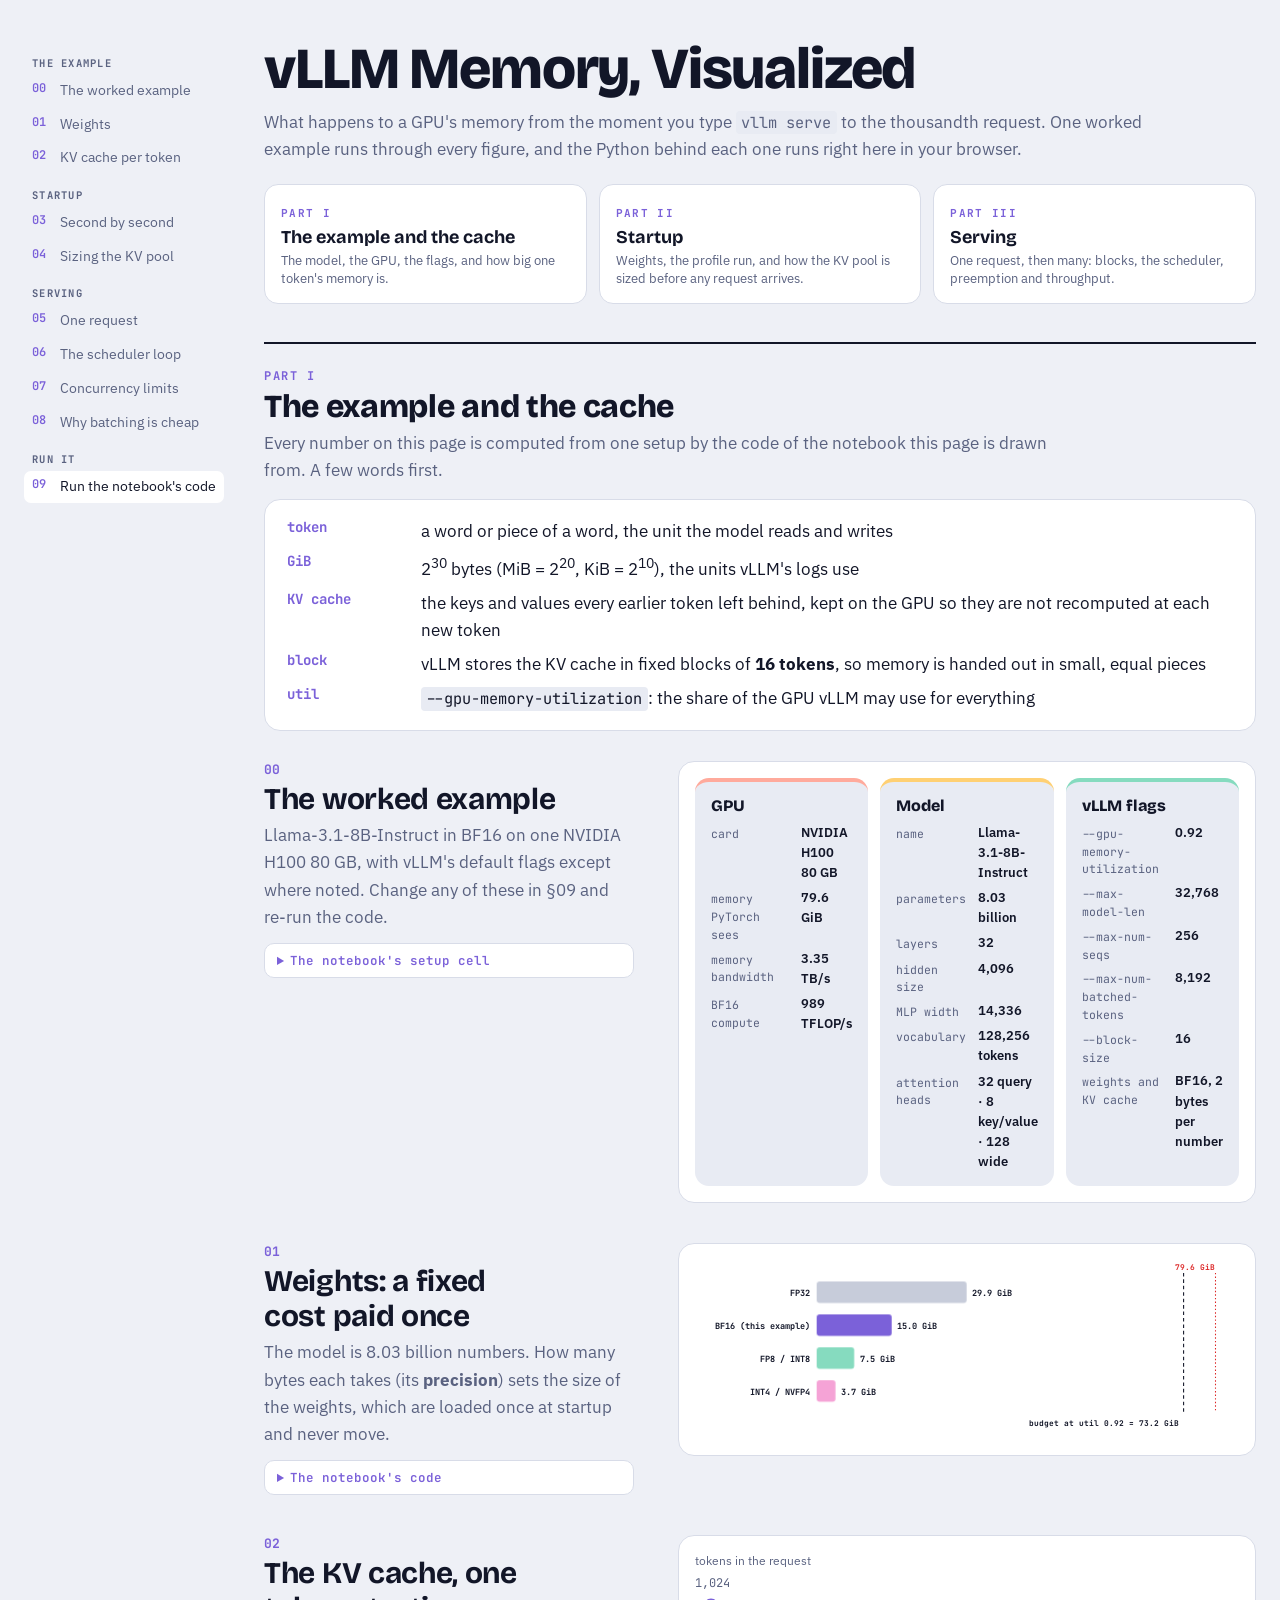
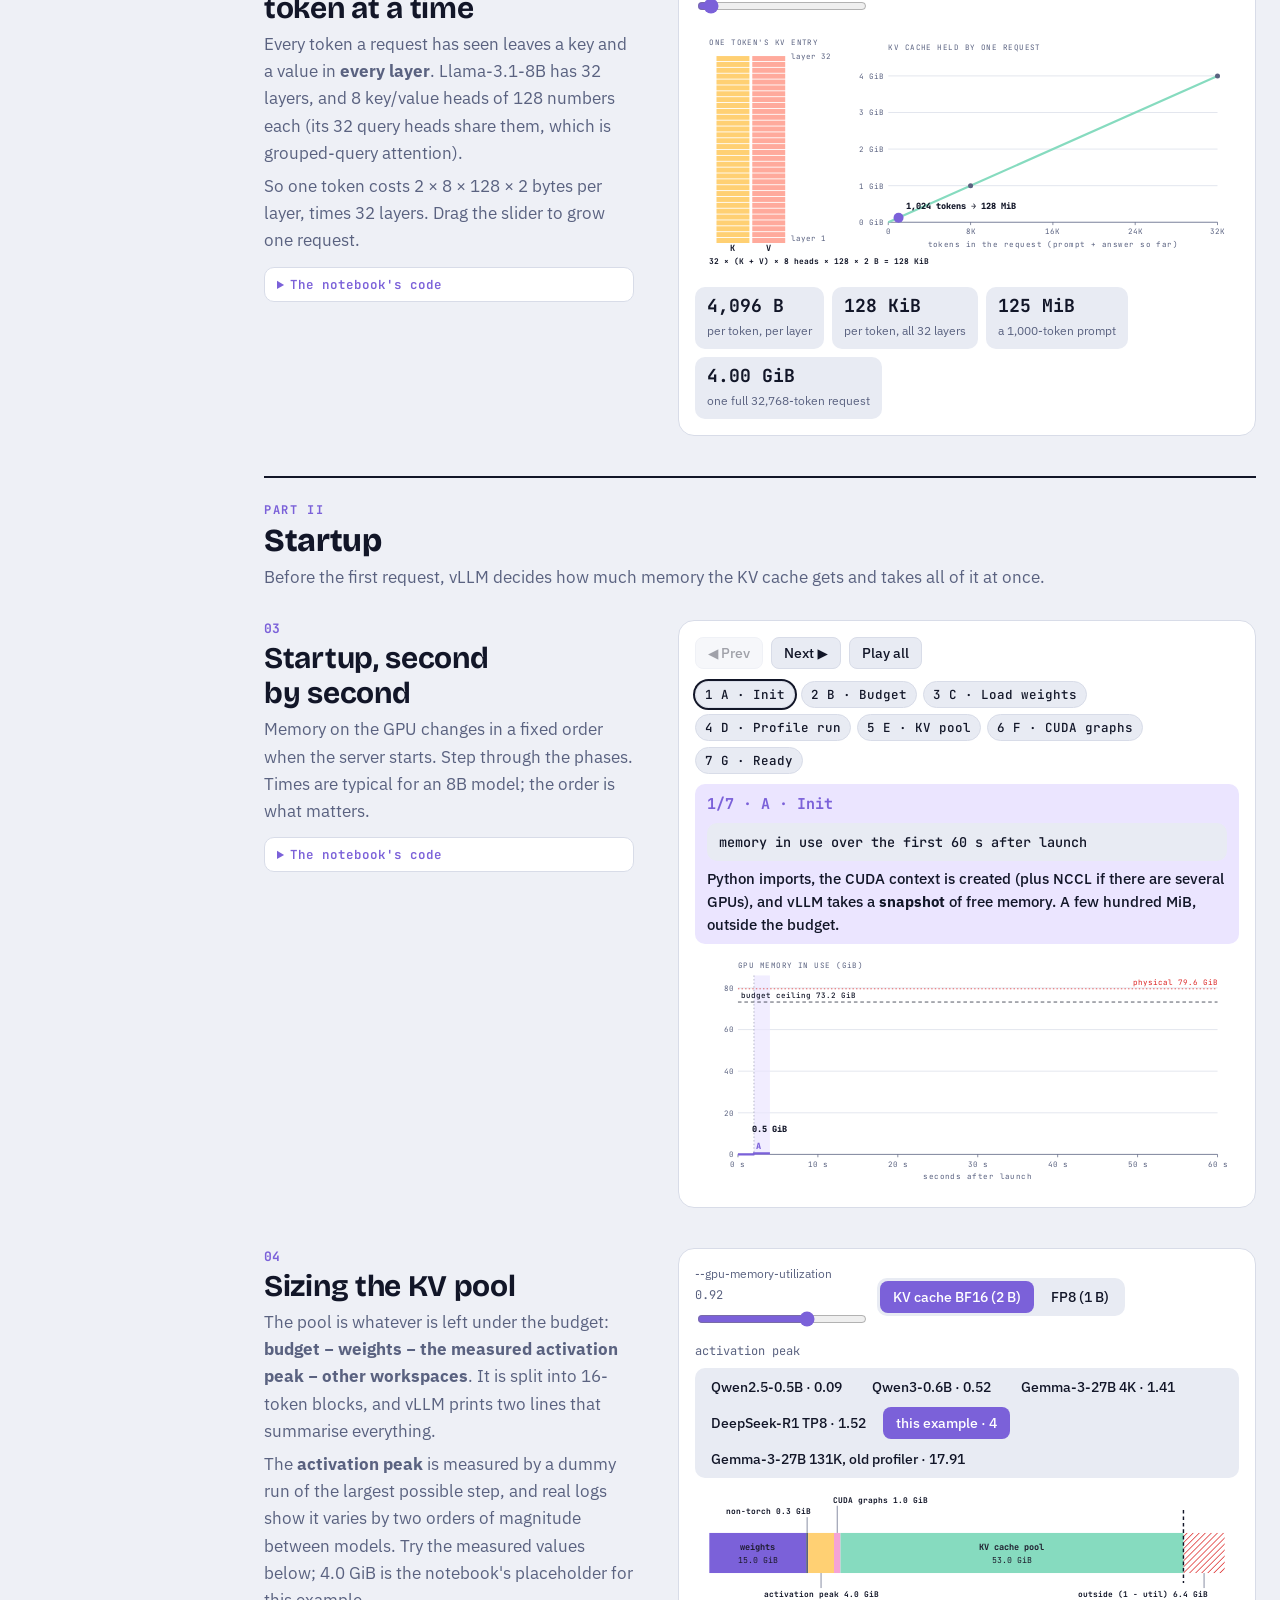
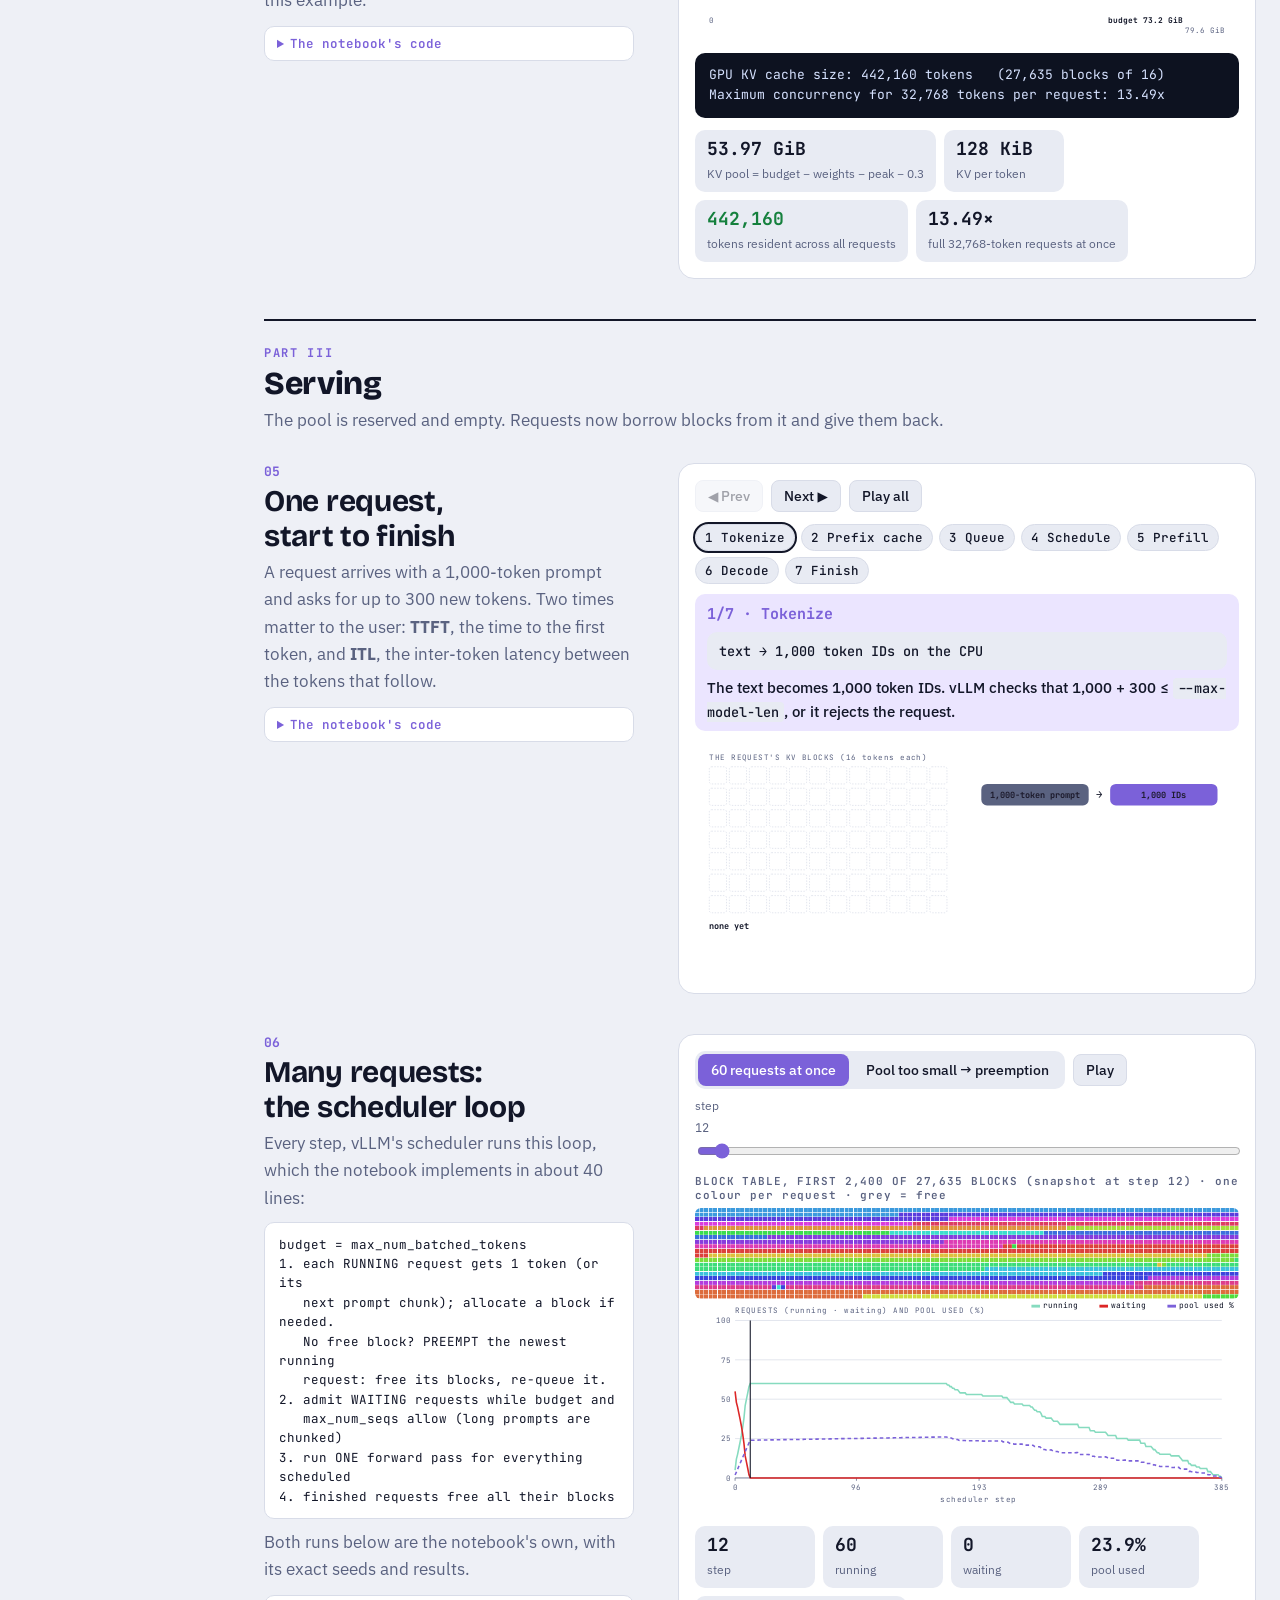
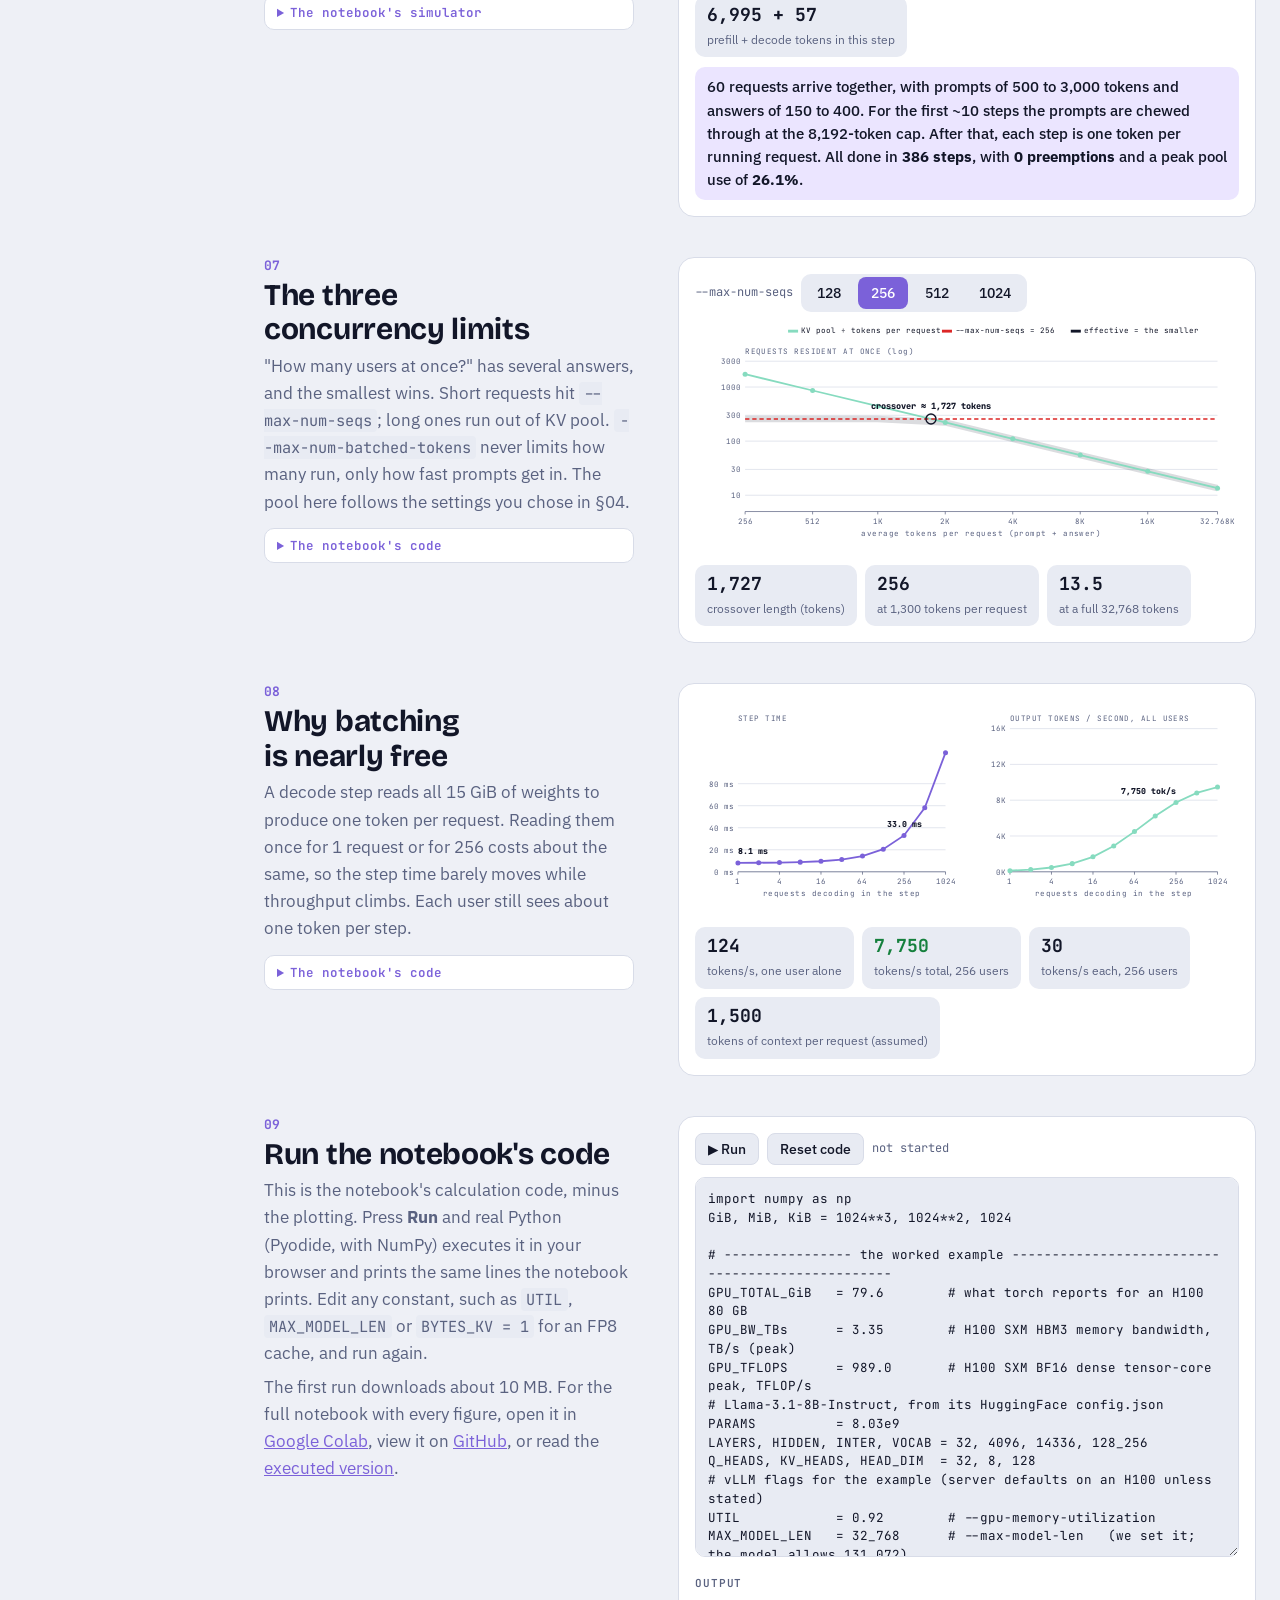
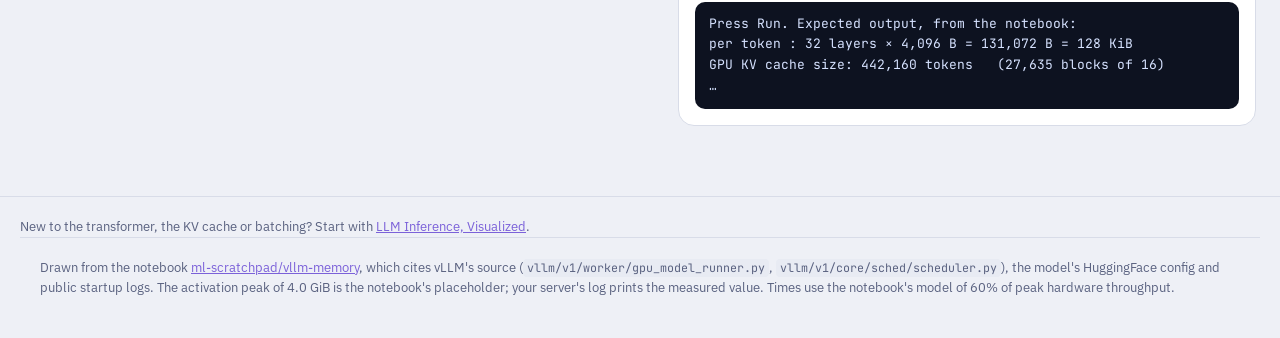
<file: vllm-memory/visual/index.html>
<!DOCTYPE html>
<html lang="en">
<head>
<meta charset="utf-8">
<meta name="viewport" content="width=device-width, initial-scale=1">
<title>vLLM Memory, Visualized</title>
<link rel="preconnect" href="https://fonts.googleapis.com">
<link rel="preconnect" href="https://fonts.gstatic.com" crossorigin>
<link href="https://fonts.googleapis.com/css2?family=Bricolage+Grotesque:opsz,wght@12..96,600;12..96,800&family=IBM+Plex+Sans:wght@400;500;600&family=JetBrains+Mono:wght@400;600;700&display=swap" rel="stylesheet">
<style>
:root{
  /* layout: sticky left rail + one wide column of live figures; text is captions only */
  --bg:#eef0f6; --surface:#ffffff; --surface-2:#e8ebf3; --ink:#121628; --muted:#5a6280; --line:#d8dce8;
  --accent:#7b61d9; --on-fill:#1c1a2b; --accent-soft:#ebe5ff;
  --g0:#ffaa9c; --g1:#ffd073; --g2:#f5a3d6; --g3:#86dbbf;
  --ok:#15803d; --bad:#dc2626; --idle:#c7ccda;
  --f-display:"Bricolage Grotesque","Segoe UI",system-ui,sans-serif;
  --f-body:"IBM Plex Sans","Segoe UI",system-ui,sans-serif;
  --f-mono:"JetBrains Mono",ui-monospace,Menlo,Consolas,monospace;
  color-scheme:light;
}
@media (prefers-color-scheme: dark){
  :root:not([data-theme="light"]){
    --bg:#0a0d16; --surface:#111626; --surface-2:#1a2135; --ink:#e9ecf6; --muted:#98a1bc; --line:#262e47;
    --accent:#b7a3ff; --accent-soft:#262b55;
    --g0:#ff9e8f; --g1:#ffcf6b; --g2:#f29bd0; --g3:#7ed6b8;
    --ok:#4ade80; --bad:#f87171; --idle:#2b3350; color-scheme:dark;
  }
}
:root[data-theme="dark"]{
  --bg:#0a0d16; --surface:#111626; --surface-2:#1a2135; --ink:#e9ecf6; --muted:#98a1bc; --line:#262e47;
  --accent:#b7a3ff; --accent-soft:#262b55;
  --g0:#ff9e8f; --g1:#ffcf6b; --g2:#f29bd0; --g3:#7ed6b8;
  --ok:#4ade80; --bad:#f87171; --idle:#2b3350; color-scheme:dark;
}
*{box-sizing:border-box}
html,body{margin:0}
body{background:var(--bg);color:var(--ink);font:15px/1.55 var(--f-body)}
a{color:var(--accent)}

h1{font:800 clamp(34px,5vw,58px)/1.02 var(--f-display);margin:0 0 10px;letter-spacing:-.02em;text-wrap:balance}
.dek{color:var(--muted);max-width:70ch;margin:0}
.legend{display:flex;flex-wrap:wrap;gap:14px;margin-top:16px;font:500 13px var(--f-mono)}
.legend span{display:inline-flex;align-items:center;gap:6px}
.sw{width:14px;height:14px;border-radius:4px;display:inline-block}
.wrap{max-width:1640px;margin:0 auto;padding:0 24px 60px;display:grid;grid-template-columns:200px minmax(0,1fr);gap:40px}
nav.rail{position:sticky;top:16px;align-self:start;font-size:13.5px}
nav.rail ol{list-style:none;margin:0;padding:0;display:grid;gap:2px}
nav.rail a{display:flex;gap:8px;padding:5px 8px;border-radius:7px;text-decoration:none;color:var(--muted)}
nav.rail a b{font:600 12px var(--f-mono);color:var(--accent);min-width:20px}
nav.rail a:hover,nav.rail a.on{background:var(--surface);color:var(--ink)}
@media (max-width:900px){.wrap{grid-template-columns:1fr}nav.rail{display:none}}
section{padding:30px 0 10px;scroll-margin-top:10px}
.sh{display:block}
.sh .n{display:block;margin-bottom:4px}
.sh .n{font:700 13px var(--f-mono);color:var(--accent)}
h2{font:700 26px/1.15 var(--f-display);margin:0;letter-spacing:-.01em;text-wrap:balance}
.cap{color:var(--muted);margin:6px 0 0;max-width:80ch}
.fig{background:var(--surface);border:1px solid var(--line);border-radius:16px;padding:16px;margin-top:14px}
.fig svg{width:100%;height:auto;display:block}
.svgbox{overflow-x:auto}
.svgbox svg{min-width:640px}
.controls{display:flex;flex-wrap:wrap;gap:8px;align-items:center;margin-bottom:12px}
.seg{display:inline-flex;flex-wrap:wrap;gap:4px;background:var(--surface-2);padding:3px;border-radius:10px}
.btn{font:500 13.5px var(--f-body);padding:6px 12px;border-radius:8px;border:1px solid transparent;background:transparent;color:var(--ink);cursor:pointer}
.btn.solid{background:var(--surface-2);border-color:var(--line)}
.btn:hover{border-color:var(--line)}
.btn[aria-pressed="true"]{background:var(--accent);color:#fff}
.btn:disabled{opacity:.4;cursor:default}
:focus-visible{outline:2px solid var(--accent);outline-offset:2px}
.stats{display:flex;flex-wrap:wrap;gap:8px;margin-top:12px}
.stat{background:var(--surface-2);border-radius:10px;padding:7px 12px;min-width:120px}
.stat b{display:block;font:700 18px var(--f-mono);font-variant-numeric:tabular-nums}
.stat span{font-size:12px;color:var(--muted)}
.stat.good b{color:var(--ok)} .stat.warn b{color:var(--bad)}
.note{font:500 13.5px var(--f-body);color:var(--ink);background:var(--accent-soft);border-radius:10px;padding:8px 12px;margin-top:10px}
label.ctl{display:grid;gap:3px;font-size:12px;color:var(--muted)}
select,input[type=range]{font:500 13px var(--f-body);color:var(--ink);background:var(--surface-2);border:1px solid var(--line);border-radius:8px;padding:5px 8px}
input[type=range]{padding:0;accent-color:var(--accent);width:170px}
.mono{font-family:var(--f-mono)}
.formula{font:500 13.5px var(--f-mono);background:var(--surface-2);border-radius:10px;padding:10px 12px;overflow-x:auto;white-space:nowrap;margin-top:10px}
.formula b{color:var(--g2)}
svg text{font-family:var(--f-mono);fill:var(--ink);font-size:12px}
svg .lbl{font-size:10.5px;fill:var(--muted);letter-spacing:.06em}
svg .big{font-size:15px;font-weight:700}
.chips{display:flex;flex-wrap:wrap;gap:6px;margin-top:10px}
.chip{font:500 12.5px var(--f-mono);padding:4px 9px;border-radius:999px;border:1px solid var(--line);background:var(--surface-2);color:var(--ink);cursor:pointer}
.chip[aria-pressed="true"]{outline:2px solid var(--ink)}
.chip.q{opacity:.45}
.spec{display:grid;gap:10px}
.spec-row{display:grid;grid-template-columns:150px 1fr;gap:10px;align-items:center}
.spec-k{font:600 12px var(--f-mono);color:var(--muted);letter-spacing:.05em}
.pills{display:flex;flex-wrap:wrap;gap:6px;min-height:32px}
.pill{font:600 14px var(--f-mono);padding:5px 10px;border-radius:8px;background:var(--surface-2);border:1.5px solid var(--line)}
.pill.ok{background:color-mix(in srgb,var(--ok) 18%,transparent);border-color:var(--ok)}
.pill.no{background:color-mix(in srgb,var(--bad) 15%,transparent);border-color:var(--bad);text-decoration:line-through}
.pill.fix{border-style:dashed;border-color:var(--accent);background:var(--accent-soft)}
.pill.draft{border-color:var(--g1)}
.pill.ver{border-color:var(--g0)}
@media (max-width:560px){.spec-row{grid-template-columns:1fr}}
@keyframes pdIn{from{opacity:0;transform:scale(.55)}60%{opacity:1;transform:scale(1.08)}to{opacity:1;transform:none}}
.part{margin-top:30px;padding-top:18px;border-top:2px solid var(--ink)}
.part span{font:700 12px var(--f-mono);color:var(--accent);letter-spacing:.14em}
.part h3{font:800 32px/1.1 var(--f-display);margin:2px 0 0;letter-spacing:-.01em}
nav.rail li.grp{font:700 10.5px var(--f-mono);color:var(--muted);letter-spacing:.12em;padding:12px 8px 3px}
nav.rail a.sub{padding:3px 8px 3px 22px;font-size:12.5px}
table.sum{width:100%;min-width:640px;border-collapse:collapse;font-size:13.5px}
table.sum th{font:600 11px var(--f-mono);letter-spacing:.06em;text-transform:uppercase;color:var(--muted);text-align:left;padding:6px 8px;border-bottom:1px solid var(--line)}
table.sum td{padding:8px;border-bottom:1px solid var(--line);vertical-align:top}
table.sum td.k{font-weight:700}
table.sum td.ok{color:var(--ok);font-weight:600}
table.sum td.no{color:var(--bad);font-weight:600}
/* wide screens: text column (sticky) beside the figure column */
@media (min-width:1280px){
  section.split{display:grid;grid-template-columns:minmax(300px,370px) minmax(0,1fr);gap:44px;align-items:start}
  section.split .svgbox svg{min-width:0}
  section.split>.col-text{position:sticky;top:16px;max-height:calc(100vh - 32px);overflow:auto}
  section.split>.col-fig{min-width:0}
  section.split>.col-fig>.fig:first-child{margin-top:0}
  section.split .col-text .note{margin-top:14px}
  .dek{max-width:90ch}
}
.col-text .cap{max-width:none}
ul.cap{padding-left:20px}
header.top{padding:40px 0 8px}
.wrap{padding-top:0}
nav.rail{margin-top:44px}
.parts{display:grid;grid-template-columns:repeat(3,minmax(0,1fr));gap:12px;margin-top:22px}
.parts a{display:block;text-decoration:none;color:var(--ink);background:var(--surface);border:1px solid var(--line);border-radius:14px;padding:14px 16px;transition:border-color .15s,transform .15s}
.parts a:hover{border-color:var(--accent);transform:translateY(-2px)}
.parts span{font:700 11px var(--f-mono);letter-spacing:.12em;color:var(--accent)}
.parts b{display:block;font:700 18px var(--f-display);margin:2px 0 4px}
.parts small{display:block;color:var(--muted);font-size:13px;line-height:1.45}
@media (max-width:700px){.parts{grid-template-columns:1fr}}
.sw.hatch{background:repeating-linear-gradient(45deg,var(--muted) 0 2px,transparent 2px 6px);border:1px solid var(--muted)}
.legend .lk{color:var(--muted);font-family:var(--f-body)}
.notation{display:grid;grid-template-columns:300px minmax(0,1fr);gap:28px;align-items:center;margin-top:16px;background:var(--surface);border:1px solid var(--line);border-radius:16px;padding:18px 22px}
.notation svg{width:100%;height:auto}
.nota-h{font:700 17px var(--f-display);margin:0 0 4px}
.notation dl{display:grid;grid-template-columns:28px 1fr;gap:6px 10px;margin:0}
.notation dt{font:800 18px var(--f-mono);color:var(--accent)}
.notation dd{margin:0;color:var(--ink)}
@media (max-width:760px){.notation{grid-template-columns:1fr}}
ul.rows{margin:6px 0;padding-left:20px}
ul.rows li{margin:2px 0}

.notation.words{display:block}
.notation.words dl{grid-template-columns:120px 1fr;gap:8px 14px}
.notation.words dt{font:700 14px var(--f-mono)}
.excards{display:grid;grid-template-columns:repeat(3,minmax(0,1fr));gap:12px}
.excard{background:var(--surface-2);border-radius:14px;padding:14px 16px;border-top:4px solid var(--k)}
.excard>b{font:800 16px var(--f-display);display:block;margin-bottom:8px}
.excard dl{margin:0;display:grid;grid-template-columns:auto 1fr;gap:5px 12px;font-size:13px}
.excard dt{color:var(--muted);font-family:var(--f-mono);font-size:11.5px;padding-top:2px}
.excard dd{margin:0;font-weight:600}
@media (max-width:900px){.excards{grid-template-columns:1fr}}
details.code{margin-top:12px;background:var(--surface);border:1px solid var(--line);border-radius:10px}
details.code summary{cursor:pointer;padding:8px 12px;font:600 12.5px var(--f-mono);color:var(--accent)}
details.code pre{margin:0;padding:10px 12px;font:12px/1.5 var(--f-mono);overflow:auto;max-height:360px;border-top:1px solid var(--line)}
pre.loop{font:12.5px/1.55 var(--f-mono);background:var(--surface);border:1px solid var(--line);border-radius:10px;padding:12px 14px;white-space:pre-wrap;margin:10px 0}
pre.log{font:13px/1.6 var(--f-mono);background:#0d1220;color:#d6e2ff;border-radius:10px;padding:12px 14px;white-space:pre-wrap;overflow:auto;margin:12px 0 0}
#py-code{width:100%;min-height:380px;font:12.5px/1.5 var(--f-mono);background:var(--surface-2);color:var(--ink);border:1px solid var(--line);border-radius:10px;padding:12px;resize:vertical;tab-size:4}
.lbl-h{font:600 11px var(--f-mono);letter-spacing:.08em;color:var(--muted);margin:12px 0 6px}
#sc-grid{width:100%;height:auto;display:block;border-radius:6px}
code{font-family:var(--f-mono);font-size:.9em;background:var(--surface-2);padding:.08em .35em;border-radius:4px}
footer{max-width:1640px;margin:0 auto;padding:20px;color:var(--muted);font-size:13px;border-top:1px solid var(--line)}
@media (prefers-reduced-motion: reduce){*{transition:none!important}}

/* text column is the reading column: larger type on wide screens, where the figure leaves room */
@media (min-width:1280px){body{font-size:16px}.col-text .cap,.col-text p,.col-text li,.col-text .note{font-size:17px;line-height:1.6}.col-text h2{font-size:30px}.notation dd,.part .cap,.dek{font-size:17px}.note{font-size:15px;line-height:1.55}nav.rail a{font-size:14px}}
@media (min-width:1900px){.col-text .cap,.col-text p,.col-text li,.col-text .note{font-size:18.5px}.notation dd,.part .cap{font-size:18px}}
</style>
</head>
<body>
<svg width="0" height="0" style="position:absolute" aria-hidden="true">
  <defs>
    <marker id="arr" viewBox="0 0 10 10" refX="9" refY="5" markerWidth="7" markerHeight="7" orient="auto-start-reverse"><path d="M0,0 L10,5 L0,10 z" style="fill:var(--muted)"/></marker>
    <pattern id="hatch" width="6" height="6" patternUnits="userSpaceOnUse" patternTransform="rotate(45)"><line x1="0" y1="0" x2="0" y2="6" style="stroke:var(--muted);stroke-width:1.6;opacity:.55"/></pattern>
    <pattern id="hatchBad" width="6" height="6" patternUnits="userSpaceOnUse" patternTransform="rotate(45)"><line x1="0" y1="0" x2="0" y2="6" style="stroke:var(--bad);stroke-width:2"/></pattern>
    <pattern id="part0" width="7" height="7" patternUnits="userSpaceOnUse" patternTransform="rotate(-45)"><rect width="7" height="7" style="fill:var(--surface)"/><line x1="0" y1="0" x2="0" y2="7" style="stroke:var(--g0);stroke-width:4"/></pattern>
    <pattern id="part1" width="7" height="7" patternUnits="userSpaceOnUse" patternTransform="rotate(-45)"><rect width="7" height="7" style="fill:var(--surface)"/><line x1="0" y1="0" x2="0" y2="7" style="stroke:var(--g1);stroke-width:4"/></pattern>
  </defs>
</svg>
<div class="wrap">
<nav class="rail" aria-label="Sections">
  <ol>
    <li class="grp">THE EXAMPLE</li>
    <li><a href="#example"><b>00</b>The worked example</a></li>
    <li><a href="#weights"><b>01</b>Weights</a></li>
    <li><a href="#kvtoken"><b>02</b>KV cache per token</a></li>
    <li class="grp">STARTUP</li>
    <li><a href="#startup"><b>03</b>Second by second</a></li>
    <li><a href="#pool"><b>04</b>Sizing the KV pool</a></li>
    <li class="grp">SERVING</li>
    <li><a href="#request"><b>05</b>One request</a></li>
    <li><a href="#scheduler"><b>06</b>The scheduler loop</a></li>
    <li><a href="#limits"><b>07</b>Concurrency limits</a></li>
    <li><a href="#batching"><b>08</b>Why batching is cheap</a></li>
    <li class="grp">RUN IT</li>
    <li><a href="#run"><b>09</b>Run the notebook's code</a></li>
  </ol>
</nav>
<main>
<header class="top">
  <h1>vLLM Memory, Visualized</h1>
  <p class="dek">What happens to a GPU's memory from the moment you type <code>vllm serve</code> to the thousandth request. One worked example runs through every figure, and the Python behind each one runs right here in your browser.</p>
  <nav class="parts" aria-label="Parts">
    <a href="#example"><span>PART I</span><b>The example and the cache</b><small>The model, the GPU, the flags, and how big one token's memory is.</small></a>
    <a href="#startup"><span>PART II</span><b>Startup</b><small>Weights, the profile run, and how the KV pool is sized before any request arrives.</small></a>
    <a href="#request"><span>PART III</span><b>Serving</b><small>One request, then many: blocks, the scheduler, preemption and throughput.</small></a>
  </nav>
</header>

<div class="part"><span>PART I</span><h3>The example and the cache</h3>
  <p class="cap">Every number on this page is computed from one setup by the code of the notebook this page is drawn from. A few words first.</p>
  <div class="notation words">
    <dl>
      <dt>token</dt><dd>a word or piece of a word, the unit the model reads and writes</dd>
      <dt>GiB</dt><dd>2<sup>30</sup> bytes (MiB = 2<sup>20</sup>, KiB = 2<sup>10</sup>), the units vLLM's logs use</dd>
      <dt>KV cache</dt><dd>the keys and values every earlier token left behind, kept on the GPU so they are not recomputed at each new token</dd>
      <dt>block</dt><dd>vLLM stores the KV cache in fixed blocks of <b>16 tokens</b>, so memory is handed out in small, equal pieces</dd>
      <dt>util</dt><dd><code>--gpu-memory-utilization</code>: the share of the GPU vLLM may use for everything</dd>
    </dl>
  </div>
</div>

<section id="example">
  <div class="sh"><span class="n">00</span><h2>The worked example</h2></div>
  <p class="cap">Llama-3.1-8B-Instruct in BF16 on one NVIDIA H100 80 GB, with vLLM's default flags except where noted. Change any of these in §09 and re-run the code.</p>
  <details class="code"><summary>The notebook's setup cell</summary><pre id="code-setup"></pre></details>
  <div class="fig"><div id="ex-cards" class="excards"></div></div>
</section>

<section id="weights">
  <div class="sh"><span class="n">01</span><h2>Weights: a fixed cost paid once</h2></div>
  <p class="cap">The model is 8.03 billion numbers. How many bytes each takes (its <b>precision</b>) sets the size of the weights, which are loaded once at startup and never move.</p>
  <details class="code"><summary>The notebook's code</summary><pre id="code-weights"></pre></details>
  <div class="fig"><div class="svgbox"><svg id="w-svg" viewBox="0 0 760 250" role="img" aria-label="Weight size by precision"></svg></div></div>
</section>

<section id="kvtoken">
  <div class="sh"><span class="n">02</span><h2>The KV cache, one token at a time</h2></div>
  <p class="cap">Every token a request has seen leaves a key and a value in <b>every layer</b>. Llama-3.1-8B has 32 layers, and 8 key/value heads of 128 numbers each (its 32 query heads share them, which is grouped-query attention).</p>
  <p class="cap">So one token costs 2 × 8 × 128 × 2 bytes per layer, times 32 layers. Drag the slider to grow one request.</p>
  <details class="code"><summary>The notebook's code</summary><pre id="code-kv"></pre></details>
  <div class="fig">
    <div class="controls"><label class="ctl">tokens in the request <span class="mono" id="kv-n"></span><input type="range" id="kv-r" min="0" max="32768" step="256" value="1024"></label></div>
    <div class="svgbox"><svg id="kv-svg" viewBox="0 0 760 344" role="img" aria-label="KV cache per token and per request"></svg></div>
    <div class="stats" id="kv-stats"></div>
  </div>
</section>

<div class="part"><span>PART II</span><h3>Startup</h3><p class="cap">Before the first request, vLLM decides how much memory the KV cache gets and takes all of it at once.</p></div>

<section id="startup">
  <div class="sh"><span class="n">03</span><h2>Startup, second by second</h2></div>
  <p class="cap">Memory on the GPU changes in a fixed order when the server starts. Step through the phases. Times are typical for an 8B model; the order is what matters.</p>
  <details class="code"><summary>The notebook's code</summary><pre id="code-pool"></pre></details>
  <div class="fig">
    <div class="controls"><button class="btn solid" id="su-prev" type="button">◀ Prev</button><button class="btn solid" id="su-next" type="button">Next ▶</button><button class="btn solid" id="su-play" type="button">Play all</button></div>
    <div class="chips" id="su-chips"></div>
    <div class="note" id="su-note" style="margin:10px 0"></div>
    <div class="svgbox"><svg id="su-svg" viewBox="0 0 760 330" role="img" aria-label="GPU memory during startup"></svg></div>
  </div>
</section>

<section id="pool">
  <div class="sh"><span class="n">04</span><h2>Sizing the KV pool</h2></div>
  <p class="cap">The pool is whatever is left under the budget: <b>budget − weights − the measured activation peak − other workspaces</b>. It is split into 16-token blocks, and vLLM prints two lines that summarise everything.</p>
  <p class="cap">The <b>activation peak</b> is measured by a dummy run of the largest possible step, and real logs show it varies by two orders of magnitude between models. Try the measured values below; 4.0 GiB is the notebook's placeholder for this example.</p>
  <details class="code"><summary>The notebook's code</summary><pre id="code-blocks"></pre></details>
  <div class="fig">
    <div class="controls">
      <label class="ctl">--gpu-memory-utilization <span class="mono" id="pl-uv"></span><input type="range" id="pl-u" min="0.80" max="0.98" step="0.01" value="0.92"></label>
      <div class="seg" id="pl-kv"></div>
    </div>
    <div class="controls"><span class="mono" style="font-size:12px;color:var(--muted)">activation peak</span><div class="seg" id="pl-peak"></div></div>
    <div class="svgbox"><svg id="pl-svg" viewBox="0 0 760 210" role="img" aria-label="Who owns the GPU memory"></svg></div>
    <pre class="log" id="pl-log"></pre>
    <div class="stats" id="pl-stats"></div>
  </div>
</section>

<div class="part"><span>PART III</span><h3>Serving</h3><p class="cap">The pool is reserved and empty. Requests now borrow blocks from it and give them back.</p></div>

<section id="request">
  <div class="sh"><span class="n">05</span><h2>One request, start to finish</h2></div>
  <p class="cap">A request arrives with a 1,000-token prompt and asks for up to 300 new tokens. Two times matter to the user: <b>TTFT</b>, the time to the first token, and <b>ITL</b>, the inter-token latency between the tokens that follow.</p>
  <details class="code"><summary>The notebook's code</summary><pre id="code-request"></pre></details>
  <div class="fig">
    <div class="controls"><button class="btn solid" id="rq-prev" type="button">◀ Prev</button><button class="btn solid" id="rq-next" type="button">Next ▶</button><button class="btn solid" id="rq-play" type="button">Play all</button></div>
    <div class="chips" id="rq-chips"></div>
    <div class="note" id="rq-note" style="margin:10px 0"></div>
    <div class="svgbox"><svg id="rq-svg" viewBox="0 0 760 330" role="img" aria-label="One request's blocks and time"></svg></div>
  </div>
</section>

<section id="scheduler">
  <div class="sh"><span class="n">06</span><h2>Many requests: the scheduler loop</h2></div>
  <p class="cap">Every step, vLLM's scheduler runs this loop, which the notebook implements in about 40 lines:</p>
  <pre class="loop">budget = max_num_batched_tokens
1. each RUNNING request gets 1 token (or its
   next prompt chunk); allocate a block if needed.
   No free block? PREEMPT the newest running
   request: free its blocks, re-queue it.
2. admit WAITING requests while budget and
   max_num_seqs allow (long prompts are chunked)
3. run ONE forward pass for everything scheduled
4. finished requests free all their blocks</pre>
  <p class="cap">Both runs below are the notebook's own, with its exact seeds and results.</p>
  <details class="code"><summary>The notebook's simulator</summary><pre id="code-sim"></pre></details>
  <div class="fig">
    <div class="controls"><div class="seg" id="sc-seg"></div><button class="btn solid" id="sc-play" type="button">Play</button><label class="ctl" style="flex:1;min-width:200px">step <span class="mono" id="sc-sv"></span><input type="range" id="sc-r" min="0" max="385" value="12" style="width:100%"></label></div>
    <div id="sc-gridwrap"><p class="lbl-h" id="sc-gl"></p><canvas id="sc-grid" width="1440" height="240" aria-label="Block table"></canvas></div>
    <div class="svgbox"><svg id="sc-svg" viewBox="0 0 760 300" role="img" aria-label="Running, waiting and pool use per step"></svg></div>
    <div class="stats" id="sc-stats"></div>
    <div class="note" id="sc-note"></div>
  </div>
</section>

<section id="limits">
  <div class="sh"><span class="n">07</span><h2>The three concurrency limits</h2></div>
  <p class="cap">"How many users at once?" has several answers, and the smallest wins. Short requests hit <code>--max-num-seqs</code>; long ones run out of KV pool. <code>--max-num-batched-tokens</code> never limits how many run, only how fast prompts get in. The pool here follows the settings you chose in §04.</p>
  <details class="code"><summary>The notebook's code</summary><pre id="code-limits"></pre></details>
  <div class="fig">
    <div class="controls"><span class="mono" style="font-size:12px;color:var(--muted)">--max-num-seqs</span><div class="seg" id="lm-seg"></div></div>
    <div class="svgbox"><svg id="lm-svg" viewBox="0 0 760 320" role="img" aria-label="Concurrency limits by request length"></svg></div>
    <div class="stats" id="lm-stats"></div>
  </div>
</section>

<section id="batching">
  <div class="sh"><span class="n">08</span><h2>Why batching is nearly free</h2></div>
  <p class="cap">A decode step reads all 15 GiB of weights to produce one token per request. Reading them once for 1 request or for 256 costs about the same, so the step time barely moves while throughput climbs. Each user still sees about one token per step.</p>
  <details class="code"><summary>The notebook's code</summary><pre id="code-speed"></pre></details>
  <div class="fig">
    <div class="svgbox"><svg id="bt-svg" viewBox="0 0 760 300" role="img" aria-label="Step time and throughput by batch size"></svg></div>
    <div class="stats" id="bt-stats"></div>
  </div>
</section>

<section id="run">
  <div class="sh"><span class="n">09</span><h2>Run the notebook's code</h2></div>
  <p class="cap">This is the notebook's calculation code, minus the plotting. Press <b>Run</b> and real Python (Pyodide, with NumPy) executes it in your browser and prints the same lines the notebook prints. Edit any constant, such as <code>UTIL</code>, <code>MAX_MODEL_LEN</code> or <code>BYTES_KV = 1</code> for an FP8 cache, and run again.</p>
  <p class="cap">The first run downloads about 10 MB. For the full notebook with every figure, open it in <a href="https://colab.research.google.com/github/ylnhari/ml-scratchpad/blob/main/vllm-memory/vllm_memory_explainer.ipynb">Google Colab</a>, view it on <a href="https://github.com/ylnhari/ml-scratchpad/blob/main/vllm-memory/vllm_memory_explainer.ipynb">GitHub</a>, or read the <a href="https://ylnhari.github.io/ml-scratchpad/vllm-memory/">executed version</a>.</p>
  <div class="fig">
    <div class="controls"><button class="btn solid" id="py-run" type="button">▶ Run</button><button class="btn solid" id="py-reset" type="button">Reset code</button><span class="mono" id="py-status" style="font-size:12px;color:var(--muted)">not started</span></div>
    <textarea id="py-code" spellcheck="false" aria-label="Python code"></textarea>
    <p class="lbl-h">OUTPUT</p>
    <pre class="log" id="py-out">Press Run. Expected output, from the notebook:
per token : 32 layers × 4,096 B = 131,072 B = 128 KiB
GPU KV cache size: 442,160 tokens   (27,635 blocks of 16)
…</pre>
  </div>
</section>

</main>
</div>
<footer>New to the transformer, the KV cache or batching? Start with <a href="https://ylnhari.github.io/ml-scratchpad/llm-inference-visualized/">LLM Inference, Visualized</a>. <footer>Drawn from the notebook <a href="https://github.com/ylnhari/ml-scratchpad/tree/main/vllm-memory">ml-scratchpad/vllm-memory</a>, which cites vLLM's source (<code>vllm/v1/worker/gpu_model_runner.py</code>, <code>vllm/v1/core/sched/scheduler.py</code>), the model's HuggingFace config and public startup logs. The activation peak of 4.0 GiB is the notebook's placeholder; your server's log prints the measured value. Times use the notebook's model of 60% of peak hardware throughput.</footer>

<script>
const SIM={"kv_blocks":27635,"sim60":{"log":[[0,8192,0,5,55,515],[1,8188,4,12,48,1030],[2,8181,11,15,45,1542],[3,8178,14,19,41,2057],[4,8174,18,23,37,2573],[5,8170,22,27,33,3088],[6,8166,26,32,28,3601],[7,8161,31,38,22,4116],[8,8155,37,46,14,4632],[9,8147,45,50,10,5146],[10,8143,49,54,6,5662],[11,8139,53,58,2,6175],[12,6995,57,60,0,6618],[13,0,60,60,0,6618],[14,0,60,60,0,6623],[15,0,60,60,0,6626],[16,0,60,60,0,6630],[17,0,60,60,0,6632],[18,0,60,60,0,6637],[19,0,60,60,0,6642],[20,0,60,60,0,6650],[21,0,60,60,0,6652],[22,0,60,60,0,6655],[23,0,60,60,0,6661],[24,0,60,60,0,6662],[25,0,60,60,0,6666],[26,0,60,60,0,6670],[27,0,60,60,0,6674],[28,0,60,60,0,6678],[29,0,60,60,0,6678],[30,0,60,60,0,6683],[31,0,60,60,0,6686],[32,0,60,60,0,6690],[33,0,60,60,0,6692],[34,0,60,60,0,6697],[35,0,60,60,0,6702],[36,0,60,60,0,6710],[37,0,60,60,0,6712],[38,0,60,60,0,6715],[39,0,60,60,0,6721],[40,0,60,60,0,6722],[41,0,60,60,0,6726],[42,0,60,60,0,6730],[43,0,60,60,0,6734],[44,0,60,60,0,6738],[45,0,60,60,0,6738],[46,0,60,60,0,6743],[47,0,60,60,0,6746],[48,0,60,60,0,6750],[49,0,60,60,0,6752],[50,0,60,60,0,6757],[51,0,60,60,0,6762],[52,0,60,60,0,6770],[53,0,60,60,0,6772],[54,0,60,60,0,6775],[55,0,60,60,0,6781],[56,0,60,60,0,6782],[57,0,60,60,0,6786],[58,0,60,60,0,6790],[59,0,60,60,0,6794],[60,0,60,60,0,6798],[61,0,60,60,0,6798],[62,0,60,60,0,6803],[63,0,60,60,0,6806],[64,0,60,60,0,6810],[65,0,60,60,0,6812],[66,0,60,60,0,6817],[67,0,60,60,0,6822],[68,0,60,60,0,6830],[69,0,60,60,0,6832],[70,0,60,60,0,6835],[71,0,60,60,0,6841],[72,0,60,60,0,6842],[73,0,60,60,0,6846],[74,0,60,60,0,6850],[75,0,60,60,0,6854],[76,0,60,60,0,6858],[77,0,60,60,0,6858],[78,0,60,60,0,6863],[79,0,60,60,0,6866],[80,0,60,60,0,6870],[81,0,60,60,0,6872],[82,0,60,60,0,6877],[83,0,60,60,0,6882],[84,0,60,60,0,6890],[85,0,60,60,0,6892],[86,0,60,60,0,6895],[87,0,60,60,0,6901],[88,0,60,60,0,6902],[89,0,60,60,0,6906],[90,0,60,60,0,6910],[91,0,60,60,0,6914],[92,0,60,60,0,6918],[93,0,60,60,0,6918],[94,0,60,60,0,6923],[95,0,60,60,0,6926],[96,0,60,60,0,6930],[97,0,60,60,0,6932],[98,0,60,60,0,6937],[99,0,60,60,0,6942],[100,0,60,60,0,6950],[101,0,60,60,0,6952],[102,0,60,60,0,6955],[103,0,60,60,0,6961],[104,0,60,60,0,6962],[105,0,60,60,0,6966],[106,0,60,60,0,6970],[107,0,60,60,0,6974],[108,0,60,60,0,6978],[109,0,60,60,0,6978],[110,0,60,60,0,6983],[111,0,60,60,0,6986],[112,0,60,60,0,6990],[113,0,60,60,0,6992],[114,0,60,60,0,6997],[115,0,60,60,0,7002],[116,0,60,60,0,7010],[117,0,60,60,0,7012],[118,0,60,60,0,7015],[119,0,60,60,0,7021],[120,0,60,60,0,7022],[121,0,60,60,0,7026],[122,0,60,60,0,7030],[123,0,60,60,0,7034],[124,0,60,60,0,7038],[125,0,60,60,0,7038],[126,0,60,60,0,7043],[127,0,60,60,0,7046],[128,0,60,60,0,7050],[129,0,60,60,0,7052],[130,0,60,60,0,7057],[131,0,60,60,0,7062],[132,0,60,60,0,7070],[133,0,60,60,0,7072],[134,0,60,60,0,7075],[135,0,60,60,0,7081],[136,0,60,60,0,7082],[137,0,60,60,0,7086],[138,0,60,60,0,7090],[139,0,60,60,0,7094],[140,0,60,60,0,7098],[141,0,60,60,0,7098],[142,0,60,60,0,7103],[143,0,60,60,0,7106],[144,0,60,60,0,7110],[145,0,60,60,0,7112],[146,0,60,60,0,7117],[147,0,60,60,0,7122],[148,0,60,60,0,7130],[149,0,60,60,0,7132],[150,0,60,60,0,7135],[151,0,60,60,0,7141],[152,0,60,60,0,7142],[153,0,60,60,0,7146],[154,0,60,60,0,7150],[155,0,60,60,0,7154],[156,0,60,60,0,7158],[157,0,60,60,0,7158],[158,0,60,60,0,7163],[159,0,60,60,0,7166],[160,0,60,60,0,7170],[161,0,60,60,0,7172],[162,0,60,60,0,7177],[163,0,60,60,0,7182],[164,0,60,60,0,7190],[165,0,60,60,0,7192],[166,0,60,60,0,7195],[167,0,60,60,0,7201],[168,0,60,59,0,7148],[169,0,59,59,0,7152],[170,0,59,58,0,7015],[171,0,58,58,0,7018],[172,0,58,57,0,6879],[173,0,57,57,0,6879],[174,0,57,56,0,6740],[175,0,56,56,0,6743],[176,0,56,56,0,6747],[177,0,56,55,0,6625],[178,0,55,54,0,6541],[179,0,54,54,0,6544],[180,0,54,54,0,6551],[181,0,54,54,0,6553],[182,0,54,54,0,6556],[183,0,54,53,0,6511],[184,0,53,53,0,6512],[185,0,53,53,0,6516],[186,0,53,53,0,6520],[187,0,53,53,0,6523],[188,0,53,53,0,6527],[189,0,53,53,0,6527],[190,0,53,53,0,6531],[191,0,53,53,0,6534],[192,0,53,53,0,6538],[193,0,53,53,0,6540],[194,0,53,53,0,6545],[195,0,53,53,0,6548],[196,0,53,52,0,6452],[197,0,52,52,0,6454],[198,0,52,52,0,6457],[199,0,52,52,0,6460],[200,0,52,52,0,6461],[201,0,52,52,0,6465],[202,0,52,52,0,6469],[203,0,52,52,0,6472],[204,0,52,52,0,6476],[205,0,52,52,0,6476],[206,0,52,52,0,6480],[207,0,52,52,0,6483],[208,0,52,52,0,6487],[209,0,52,52,0,6489],[210,0,52,52,0,6494],[211,0,52,52,0,6497],[212,0,52,51,0,6325],[213,0,51,51,0,6327],[214,0,51,51,0,6329],[215,0,51,51,0,6332],[216,0,51,50,0,6269],[217,0,50,49,0,6123],[218,0,49,48,0,5975],[219,0,48,48,0,5978],[220,0,48,48,0,5982],[221,0,48,47,0,5923],[222,0,47,47,0,5926],[223,0,47,47,0,5929],[224,0,47,47,0,5933],[225,0,47,47,0,5935],[226,0,47,47,0,5940],[227,0,47,47,0,5943],[228,0,47,46,0,5760],[229,0,46,46,0,5761],[230,0,46,46,0,5763],[231,0,46,46,0,5765],[232,0,46,46,0,5766],[233,0,46,46,0,5770],[234,0,46,45,0,5728],[235,0,45,45,0,5730],[236,0,45,44,0,5687],[237,0,44,43,0,5509],[238,0,43,43,0,5511],[239,0,43,42,0,5462],[240,0,42,42,0,5466],[241,0,42,42,0,5468],[242,0,42,41,0,5280],[243,0,41,39,0,4993],[244,0,39,39,0,4997],[245,0,39,39,0,4998],[246,0,39,38,0,4910],[247,0,38,38,0,4911],[248,0,38,38,0,4912],[249,0,38,38,0,4916],[250,0,38,38,0,4919],[251,0,38,37,0,4799],[252,0,37,36,0,4642],[253,0,36,36,0,4642],[254,0,36,36,0,4644],[255,0,36,36,0,4645],[256,0,36,35,0,4523],[257,0,35,34,0,4415],[258,0,34,34,0,4418],[259,0,34,34,0,4420],[260,0,34,34,0,4423],[261,0,34,34,0,4424],[262,0,34,34,0,4425],[263,0,34,34,0,4426],[264,0,34,34,0,4427],[265,0,34,34,0,4431],[266,0,34,34,0,4434],[267,0,34,34,0,4436],[268,0,34,34,0,4440],[269,0,34,34,0,4440],[270,0,34,34,0,4442],[271,0,34,34,0,4443],[272,0,34,32,0,4100],[273,0,32,32,0,4102],[274,0,32,32,0,4104],[275,0,32,32,0,4106],[276,0,32,32,0,4109],[277,0,32,32,0,4110],[278,0,32,32,0,4111],[279,0,32,32,0,4112],[280,0,32,32,0,4113],[281,0,32,30,0,3805],[282,0,30,30,0,3807],[283,0,30,30,0,3809],[284,0,30,30,0,3812],[285,0,30,29,0,3675],[286,0,29,29,0,3677],[287,0,29,29,0,3678],[288,0,29,29,0,3682],[289,0,29,29,0,3684],[290,0,29,29,0,3686],[291,0,29,29,0,3688],[292,0,29,29,0,3691],[293,0,29,29,0,3692],[294,0,29,28,0,3631],[295,0,28,27,0,3455],[296,0,27,27,0,3456],[297,0,27,27,0,3457],[298,0,27,27,0,3459],[299,0,27,27,0,3461],[300,0,27,27,0,3464],[301,0,27,27,0,3464],[302,0,27,25,0,3113],[303,0,25,25,0,3114],[304,0,25,25,0,3117],[305,0,25,25,0,3118],[306,0,25,25,0,3119],[307,0,25,25,0,3121],[308,0,25,25,0,3124],[309,0,25,25,0,3125],[310,0,25,25,0,3126],[311,0,25,24,0,2992],[312,0,24,24,0,2993],[313,0,24,24,0,2994],[314,0,24,24,0,2995],[315,0,24,24,0,2997],[316,0,24,24,0,3000],[317,0,24,24,0,3000],[318,0,24,24,0,3002],[319,0,24,24,0,3003],[320,0,24,24,0,3006],[321,0,24,22,0,2761],[322,0,22,22,0,2762],[323,0,22,22,0,2764],[324,0,22,22,0,2766],[325,0,22,20,0,2543],[326,0,20,20,0,2544],[327,0,20,20,0,2545],[328,0,20,20,0,2546],[329,0,20,20,0,2547],[330,0,20,19,0,2493],[331,0,19,18,0,2290],[332,0,18,18,0,2293],[333,0,18,17,0,2179],[334,0,17,16,0,2125],[335,0,16,16,0,2125],[336,0,16,15,0,2017],[337,0,15,15,0,2018],[338,0,15,15,0,2018],[339,0,15,15,0,2019],[340,0,15,15,0,2020],[341,0,15,15,0,2020],[342,0,15,15,0,2021],[343,0,15,15,0,2022],[344,0,15,15,0,2022],[345,0,15,14,0,1851],[346,0,14,14,0,1851],[347,0,14,14,0,1852],[348,0,14,14,0,1854],[349,0,14,14,0,1854],[350,0,14,14,0,1856],[351,0,14,14,0,1856],[352,0,14,13,0,1658],[353,0,13,12,0,1600],[354,0,12,11,0,1545],[355,0,11,11,0,1546],[356,0,11,11,0,1547],[357,0,11,11,0,1547],[358,0,11,11,0,1548],[359,0,11,9,0,1155],[360,0,9,9,0,1155],[361,0,9,8,0,1074],[362,0,8,8,0,1074],[363,0,8,8,0,1075],[364,0,8,8,0,1077],[365,0,8,7,0,957],[366,0,7,7,0,957],[367,0,7,7,0,957],[368,0,7,6,0,856],[369,0,6,6,0,856],[370,0,6,6,0,856],[371,0,6,6,0,856],[372,0,6,6,0,856],[373,0,6,6,0,856],[374,0,6,4,0,561],[375,0,4,4,0,561],[376,0,4,4,0,561],[377,0,4,3,0,402],[378,0,3,2,0,320],[379,0,2,2,0,321],[380,0,2,2,0,321],[381,0,2,2,0,321],[382,0,2,2,0,321],[383,0,2,1,0,140],[384,0,1,1,0,141],[385,0,1,0,0,0]],"pre":0,"snaps":{"0":"[base64]","2":"[base64]:::::::::::::::::::::::::::::::::::::::::::::::::::::::::::::::::::::::::::::::::::::::::::::::::::::::::::::::::::::::::::::::::::::::::::::::::::::::::::::::;;;;;;;;;;;;;;;;;;;;;;;;;;;;;;;;;;;;;;;;;;;;;;;;;;;;;;;;;;;;;;;;;;;;;;;;;;;;;;;;;;;;;;;;;;;;;;;;;;;;;;;;;;;;;;;;;;;;;;;;;;;;;;;;;;;;;<<7<<<<<<<<<<<<<<<<<<<<<<<<<<<<<<<<<<<<<<<<<<<<<<<<<<<<<<<<<<<<<<<<<<<<<<<<<<<<<<<<<<<<<<<<<<<<<<<<<<<<<<<<<<<<<<<<<<<<<<<<<<<<<<<<<<<<<<<<<<<<<<<<<<<<<<<<<<<<<<<<<<<<<<<<<<<<==============================================================================================================>>>>>>>>>>>>>>>>>>>>>>>>>>>>>>>>>>>>>>>>>>>>>>>>>>>>>>>>>>>>>>>>>>>>>>>>>>>>>>>>>>>>>>>>>>>>>>>>>>>>>>>>>>>>>>>>>>>>>>>>>>>>>>???????????????????????????????????????????????????????????????????????????????????????????????????????[base64]","4":"[base64]:::::::::::::::::::::::::::::::::::::::::::::::::::::::::::::::::::::::::::::::::::::::::::::::::::::::::::::::::::::::::::::::::::::::::::::::::::::::::::::::;;;;;;;;;;;;;;;;;;;;;;;;;;;;;;;;;;;;;;;;;;;;;;;;;;;;;;;;;;;;;;;;;;;;;;;;;;;;;;;;;;;;;;;;;;;;;;;;;;;;;;;;;;;;;;;;;;;;;;;;;;;;;;;;;;;;;<<7<<<<<<<<<<<<<<<<<<<<<<<<<<<<<<<<<<<<<<<<<<<<<<<<<<<<<<<<<<<<<<<<<<<<<<<<<<<<<<<<<<<<<<<<<<<<<<<<<<<<<<<<<<<<<<<<<<<<<<<<<<<<<<<<<<<<<<<<<<<<<<<<<<<<<<<<<<<<<<<<<<<<<<<<<<<<==============================================================================================================>>>>>>>>>>>>>>>>>>>>>>>>>>>>>>>>>>>>>>>>>>>>>>>>>>>>>>>>>>>>>>>>>>>>>>>>>>>>>>>>>>>>>>>>>>>>>>>>>>>>>>>>>>>>>>>>>>>>>>>>>>>>>>???????????????????????????????????????????????????????????????????????????????????????????????????????=>????????????????????????????????????????????????????????????????????????????????@@@@@@@@@@@@@@@@@@@@@@@@@@@@@@@@@@@@@@@@@@@@@@@@@@@@@@@@@@@@@@@@@@@@@@@@@@@@@@@@@@@@@@@@@@@@@@@@@@@@@@@@@@@@@@@@@@@@@@@@@@@@@@@@@@@@@@@@@@@@@@@@@@[base64]","6":"[base64]:::::::::::::::::::::::::::::::::::::::::::::::::::::::::::::::::::::::::::::::::::::::::::::::::::::::::::::::::::::::::::::::::::::::::::::::::::::::::::::::;;;;;;;;;;;;;;;;;;;;;;;;;;;;;;;;;;;;;;;;;;;;;;;;;;;;;;;;;;;;;;;;;;;;;;;;;;;;;;;;;;;;;;;;;;;;;;;;;;;;;;;;;;;;;;;;;;;;;;;;;;;;;;;;;;;;;<<7<<<<<<<<<<<<<<<<<<<<<<<<<<<<<<<<<<<<<<<<<<<<<<<<<<<<<<<<<<<<<<<<<<<<<<<<<<<<<<<<<<<<<<<<<<<<<<<<<<<<<<<<<<<<<<<<<<<<<<<<<<<<<<<<<<<<<<<<<<<<<<<<<<<<<<<<<<<<<<<<<<<<<<<<<<<<==============================================================================================================>>>>>>>>>>>>>>>>>>>>>>>>>>>>>>>>>>>>>>>>>>>>>>>>>>>>>>>>>>>>>>>>>>>>>>>>>>>>>>>>>>>>>>>>>>>>>>>>>>>>>>>>>>>>>>>>>>>>>>>>>>>>>>???????????????????????????????????????????????????????????????????????????????????????????????????????=>????????????????????????????????????????????????????????????????????????????????@@@@@@@@@@@@@@@@@@@@@@@@@@@@@@@@@@@@@@@@@@@@@@@@@@@@@@@@@@@@@@@@@@@@@@@@@@@@@@@@@@@@@@@@@@@@@@@@@@@@@@@@@@@@@@@@@@@@@@@@@@@@@@@@@@@@@@@@@@@@@@@@@@[base64]","8":"[base64]:::::::::::::::::::::::::::::::::::::::::::::::::::::::::::::::::::::::::::::::::::::::::::::::::::::::::::::::::::::::::::::::::::::::::::::::::::::::::::::::;;;;;;;;;;;;;;;;;;;;;;;;;;;;;;;;;;;;;;;;;;;;;;;;;;;;;;;;;;;;;;;;;;;;;;;;;;;;;;;;;;;;;;;;;;;;;;;;;;;;;;;;;;;;;;;;;;;;;;;;;;;;;;;;;;;;;<<7<<<<<<<<<<<<<<<<<<<<<<<<<<<<<<<<<<<<<<<<<<<<<<<<<<<<<<<<<<<<<<<<<<<<<<<<<<<<<<<<<<<<<<<<<<<<<<<<<<<<<<<<<<<<<<<<<<<<<<<<<<<<<<<<<<<<<<<<<<<<<<<<<<<<<<<<<<<<<<<<<<<<<<<<<<<<==============================================================================================================>>>>>>>>>>>>>>>>>>>>>>>>>>>>>>>>>>>>>>>>>>>>>>>>>>>>>>>>>>>>>>>>>>>>>>>>>>>>>>>>>>>>>>>>>>>>>>>>>>>>>>>>>>>>>>>>>>>>>>>>>>>>>>???????????????????????????????????????????????????????????????????????????????????????????????????????=>????????????????????????????????????????????????????????????????????????????????@@@@@@@@@@@@@@@@@@@@@@@@@@@@@@@@@@@@@@@@@@@@@@@@@@@@@@@@@@@@@@@@@@@@@@@@@@@@@@@@@@@@@@@@@@@@@@@@@@@@@@@@@@@@@@@@@@@@@@@@@@@@@@@@@@@@@@@@@@@@@@@@@@[base64]","10":"[base64]:::::::::::::::::::::::::::::::::::::::::::::::::::::::::::::::::::::::::::::::::::::::::::::::::::::::::::::::::::::::::::::::::::::::::::::::::::::::::::::::;;;;;;;;;;;;;;;;;;;;;;;;;;;;;;;;;;;;;;;;;;;;;;;;;;;;;;;;;;;;;;;;;;;;;;;;;;;;;;;;;;;;;;;;;;;;;;;;;;;;;;;;;;;;;;;;;;;;;;;;;;;;;;;;;;;;;<<7<<<<<<<<<<<<<<<<<<<<<<<<<<<<<<<<<<<<<<<<<<<<<<<<<<<<<<<<<<<<<<<<<<<<<<<<<<<<<<<<<<<<<<<<<<<<<<<<<<<<<<<<<<<<<<<<<<<<<<<<<<<<<<<<<<<<<<<<<<<<<<<<<<<<<<<<<<<<<<<<<<<<<<<<<<<<==============================================================================================================>>>>>>>>>>>>>>>>>>>>>>>>>>>>>>>>>>>>>>>>>>>>>>>>>>>>>>>>>>>>>>>>>>>>>>>>>>>>>>>>>>>>>>>>>>>>>>>>>>>>>>>>>>>>>>>>>>>>>>>>>>>>>>???????????????????????????????????????????????????????????????????????????????????????????????????????=>????????????????????????????????????????????????????????????????????????????????@@@@@@@@@@@@@@@@@@@@@@@@@@@@@@@@@@@@@@@@@@@@@@@@@@@@@@@@@@@@@@@@@@@@@@@@@@@@@@@@@@@@@@@@@@@@@@@@@@@@@@@@@@@@@@@@@@@@@@@@@@@@@@@@@@@@@@@@@@@@@@@@@@[base64]","12":"[base64]:::::::::::::::::::::::::::::::::::::::::::::::::::::::::::::::::::::::::::::::::::::::::::::::::::::::::::::::::::::::::::::::::::::::::::::::::::::::::::::::;;;;;;;;;;;;;;;;;;;;;;;;;;;;;;;;;;;;;;;;;;;;;;;;;;;;;;;;;;;;;;;;;;;;;;;;;;;;;;;;;;;;;;;;;;;;;;;;;;;;;;;;;;;;;;;;;;;;;;;;;;;;;;;;;;;;;<<7<<<<<<<<<<<<<<<<<<<<<<<<<<<<<<<<<<<<<<<<<<<<<<<<<<<<<<<<<<<<<<<<<<<<<<<<<<<<<<<<<<<<<<<<<<<<<<<<<<<<<<<<<<<<<<<<<<<<<<<<<<<<<<<<<<<<<<<<<<<<<<<<<<<<<<<<<<<<<<<<<<<<<<<<<<<<==============================================================================================================>>>>>>>>>>>>>>>>>>>>>>>>>>>>>>>>>>>>>>>>>>>>>>>>>>>>>>>>>>>>>>>>>>>>>>>>>>>>>>>>>>>>>>>>>>>>>>>>>>>>>>>>>>>>>>>>>>>>>>>>>>>>>>???????????????????????????????????????????????????????????????????????????????????????????????????????=>????????????????????????????????????????????????????????????????????????????????@@@@@@@@@@@@@@@@@@@@@@@@@@@@@@@@@@@@@@@@@@@@@@@@@@@@@@@@@@@@@@@@@@@@@@@@@@@@@@@@@@@@@@@@@@@@@@@@@@@@@@@@@@@@@@@@@@@@@@@@@@@@@@@@@@@@@@@@@@@@@@@@@@[base64]","14":"[base64]:::::::::::::::::::::::::::::::::::::::::::::::::::::::::::::::::::::::::::::::::::::::::::::::::::::::::::::::::::::::::::::::::::::::::::::::::::::::::::::::;;;;;;;;;;;;;;;;;;;;;;;;;;;;;;;;;;;;;;;;;;;;;;;;;;;;;;;;;;;;;;;;;;;;;;;;;;;;;;;;;;;;;;;;;;;;;;;;;;;;;;;;;;;;;;;;;;;;;;;;;;;;;;;;;;;;;<<7<<<<<<<<<<<<<<<<<<<<<<<<<<<<<<<<<<<<<<<<<<<<<<<<<<<<<<<<<<<<<<<<<<<<<<<<<<<<<<<<<<<<<<<<<<<<<<<<<<<<<<<<<<<<<<<<<<<<<<<<<<<<<<<<<<<<<<<<<<<<<<<<<<<<<<<<<<<<<<<<<<<<<<<<<<<<==============================================================================================================>>>>>>>>>>>>>>>>>>>>>>>>>>>>>>>>>>>>>>>>>>>>>>>>>>>>>>>>>>>>>>>>>>>>>>>>>>>>>>>>>>>>>>>>>>>>>>>>>>>>>>>>>>>>>>>>>>>>>>>>>>>>>>???????????????????????????????????????????????????????????????????????????????????????????????????????=>????????????????????????????????????????????????????????????????????????????????@@@@@@@@@@@@@@@@@@@@@@@@@@@@@@@@@@@@@@@@@@@@@@@@@@@@@@@@@@@@@@@@@@@@@@@@@@@@@@@@@@@@@@@@@@@@@@@@@@@@@@@@@@@@@@@@@@@@@@@@@@@@@@@@@@@@@@@@@@@@@@@@@@[base64]","16":"[base64]:::::::::::::::::::::::::::::::::::::::::::::::::::::::::::::::::::::::::::::::::::::::::::::::::::::::::::::::::::::::::::::::::::::::::::::::::::::::::::::::;;;;;;;;;;;;;;;;;;;;;;;;;;;;;;;;;;;;;;;;;;;;;;;;;;;;;;;;;;;;;;;;;;;;;;;;;;;;;;;;;;;;;;;;;;;;;;;;;;;;;;;;;;;;;;;;;;;;;;;;;;;;;;;;;;;;;<<7<<<<<<<<<<<<<<<<<<<<<<<<<<<<<<<<<<<<<<<<<<<<<<<<<<<<<<<<<<<<<<<<<<<<<<<<<<<<<<<<<<<<<<<<<<<<<<<<<<<<<<<<<<<<<<<<<<<<<<<<<<<<<<<<<<<<<<<<<<<<<<<<<<<<<<<<<<<<<<<<<<<<<<<<<<<<==============================================================================================================>>>>>>>>>>>>>>>>>>>>>>>>>>>>>>>>>>>>>>>>>>>>>>>>>>>>>>>>>>>>>>>>>>>>>>>>>>>>>>>>>>>>>>>>>>>>>>>>>>>>>>>>>>>>>>>>>>>>>>>>>>>>>>???????????????????????????????????????????????????????????????????????????????????????????????????????=>????????????????????????????????????????????????????????????????????????????????@@@@@@@@@@@@@@@@@@@@@@@@@@@@@@@@@@@@@@@@@@@@@@@@@@@@@@@@@@@@@@@@@@@@@@@@@@@@@@@@@@@@@@@@@@@@@@@@@@@@@@@@@@@@@@@@@@@@@@@@@@@@@@@@@@@@@@@@@@@@@@@@@@[base64]","18":"[base64]:::::::::::::::::::::::::::::::::::::::::::::::::::::::::::::::::::::::::::::::::::::::::::::::::::::::::::::::::::::::::::::::::::::::::::::::::::::::::::::::;;;;;;;;;;;;;;;;;;;;;;;;;;;;;;;;;;;;;;;;;;;;;;;;;;;;;;;;;;;;;;;;;;;;;;;;;;;;;;;;;;;;;;;;;;;;;;;;;;;;;;;;;;;;;;;;;;;;;;;;;;;;;;;;;;;;;<<7<<<<<<<<<<<<<<<<<<<<<<<<<<<<<<<<<<<<<<<<<<<<<<<<<<<<<<<<<<<<<<<<<<<<<<<<<<<<<<<<<<<<<<<<<<<<<<<<<<<<<<<<<<<<<<<<<<<<<<<<<<<<<<<<<<<<<<<<<<<<<<<<<<<<<<<<<<<<<<<<<<<<<<<<<<<<==============================================================================================================>>>>>>>>>>>>>>>>>>>>>>>>>>>>>>>>>>>>>>>>>>>>>>>>>>>>>>>>>>>>>>>>>>>>>>>>>>>>>>>>>>>>>>>>>>>>>>>>>>>>>>>>>>>>>>>>>>>>>>>>>>>>>>???????????????????????????????????????????????????????????????????????????????????????????????????????=>????????????????????????????????????????????????????????????????????????????????@@@@@@@@@@@@@@@@@@@@@@@@@@@@@@@@@@@@@@@@@@@@@@@@@@@@@@@@@@@@@@@@@@@@@@@@@@@@@@@@@@@@@@@@@@@@@@@@@@@@@@@@@@@@@@@@@@@@@@@@@@@@@@@@@@@@@@@@@@@@@@@@@@[base64]","20":"[base64]:::::::::::::::::::::::::::::::::::::::::::::::::::::::::::::::::::::::::::::::::::::::::::::::::::::::::::::::::::::::::::::::::::::::::::::::::::::::::::::::;;;;;;;;;;;;;;;;;;;;;;;;;;;;;;;;;;;;;;;;;;;;;;;;;;;;;;;;;;;;;;;;;;;;;;;;;;;;;;;;;;;;;;;;;;;;;;;;;;;;;;;;;;;;;;;;;;;;;;;;;;;;;;;;;;;;;<<7<<<<<<<<<<<<<<<<<<<<<<<<<<<<<<<<<<<<<<<<<<<<<<<<<<<<<<<<<<<<<<<<<<<<<<<<<<<<<<<<<<<<<<<<<<<<<<<<<<<<<<<<<<<<<<<<<<<<<<<<<<<<<<<<<<<<<<<<<<<<<<<<<<<<<<<<<<<<<<<<<<<<<<<<<<<<==============================================================================================================>>>>>>>>>>>>>>>>>>>>>>>>>>>>>>>>>>>>>>>>>>>>>>>>>>>>>>>>>>>>>>>>>>>>>>>>>>>>>>>>>>>>>>>>>>>>>>>>>>>>>>>>>>>>>>>>>>>>>>>>>>>>>>???????????????????????????????????????????????????????????????????????????????????????????????????????=>????????????????????????????????????????????????????????????????????????????????@@@@@@@@@@@@@@@@@@@@@@@@@@@@@@@@@@@@@@@@@@@@@@@@@@@@@@@@@@@@@@@@@@@@@@@@@@@@@@@@@@@@@@@@@@@@@@@@@@@@@@@@@@@@@@@@@@@@@@@@@@@@@@@@@@@@@@@@@@@@@@@@@@[base64]","22":"[base64]:::::::::::::::::::::::::::::::::::::::::::::::::::::::::::::::::::::::::::::::::::::::::::::::::::::::::::::::::::::::::::::::::::::::::::::::::::::::::::::::;;;;;;;;;;;;;;;;;;;;;;;;;;;;;;;;;;;;;;;;;;;;;;;;;;;;;;;;;;;;;;;;;;;;;;;;;;;;;;;;;;;;;;;;;;;;;;;;;;;;;;;;;;;;;;;;;;;;;;;;;;;;;;;;;;;;;<<7<<<<<<<<<<<<<<<<<<<<<<<<<<<<<<<<<<<<<<<<<<<<<<<<<<<<<<<<<<<<<<<<<<<<<<<<<<<<<<<<<<<<<<<<<<<<<<<<<<<<<<<<<<<<<<<<<<<<<<<<<<<<<<<<<<<<<<<<<<<<<<<<<<<<<<<<<<<<<<<<<<<<<<<<<<<<==============================================================================================================>>>>>>>>>>>>>>>>>>>>>>>>>>>>>>>>>>>>>>>>>>>>>>>>>>>>>>>>>>>>>>>>>>>>>>>>>>>>>>>>>>>>>>>>>>>>>>>>>>>>>>>>>>>>>>>>>>>>>>>>>>>>>>???????????????????????????????????????????????????????????????????????????????????????????????????????=>????????????????????????????????????????????????????????????????????????????????@@@@@@@@@@@@@@@@@@@@@@@@@@@@@@@@@@@@@@@@@@@@@@@@@@@@@@@@@@@@@@@@@@@@@@@@@@@@@@@@@@@@@@@@@@@@@@@@@@@@@@@@@@@@@@@@@@@@@@@@@@@@@@@@@@@@@@@@@@@@@@@@@@[base64]","24":"[base64]:::::::::::::::::::::::::::::::::::::::::::::::::::::::::::::::::::::::::::::::::::::::::::::::::::::::::::::::::::::::::::::::::::::::::::::::::::::::::::::::;;;;;;;;;;;;;;;;;;;;;;;;;;;;;;;;;;;;;;;;;;;;;;;;;;;;;;;;;;;;;;;;;;;;;;;;;;;;;;;;;;;;;;;;;;;;;;;;;;;;;;;;;;;;;;;;;;;;;;;;;;;;;;;;;;;;;<<7<<<<<<<<<<<<<<<<<<<<<<<<<<<<<<<<<<<<<<<<<<<<<<<<<<<<<<<<<<<<<<<<<<<<<<<<<<<<<<<<<<<<<<<<<<<<<<<<<<<<<<<<<<<<<<<<<<<<<<<<<<<<<<<<<<<<<<<<<<<<<<<<<<<<<<<<<<<<<<<<<<<<<<<<<<<<==============================================================================================================>>>>>>>>>>>>>>>>>>>>>>>>>>>>>>>>>>>>>>>>>>>>>>>>>>>>>>>>>>>>>>>>>>>>>>>>>>>>>>>>>>>>>>>>>>>>>>>>>>>>>>>>>>>>>>>>>>>>>>>>>>>>>>???????????????????????????????????????????????????????????????????????????????????????????????????????=>????????????????????????????????????????????????????????????????????????????????@@@@@@@@@@@@@@@@@@@@@@@@@@@@@@@@@@@@@@@@@@@@@@@@@@@@@@@@@@@@@@@@@@@@@@@@@@@@@@@@@@@@@@@@@@@@@@@@@@@@@@@@@@@@@@@@@@@@@@@@@@@@@@@@@@@@@@@@@@@@@@@@@@[base64]","26":"[base64]:::::::::::::::::::::::::::::::::::::::::::::::::::::::::::::::::::::::::::::::::::::::::::::::::::::::::::::::::::::::::::::::::::::::::::::::::::::::::::::::;;;;;;;;;;;;;;;;;;;;;;;;;;;;;;;;;;;;;;;;;;;;;;;;;;;;;;;;;;;;;;;;;;;;;;;;;;;;;;;;;;;;;;;;;;;;;;;;;;;;;;;;;;;;;;;;;;;;;;;;;;;;;;;;;;;;;<<7<<<<<<<<<<<<<<<<<<<<<<<<<<<<<<<<<<<<<<<<<<<<<<<<<<<<<<<<<<<<<<<<<<<<<<<<<<<<<<<<<<<<<<<<<<<<<<<<<<<<<<<<<<<<<<<<<<<<<<<<<<<<<<<<<<<<<<<<<<<<<<<<<<<<<<<<<<<<<<<<<<<<<<<<<<<<==============================================================================================================>>>>>>>>>>>>>>>>>>>>>>>>>>>>>>>>>>>>>>>>>>>>>>>>>>>>>>>>>>>>>>>>>>>>>>>>>>>>>>>>>>>>>>>>>>>>>>>>>>>>>>>>>>>>>>>>>>>>>>>>>>>>>>???????????????????????????????????????????????????????????????????????????????????????????????????????=>????????????????????????????????????????????????????????????????????????????????@@@@@@@@@@@@@@@@@@@@@@@@@@@@@@@@@@@@@@@@@@@@@@@@@@@@@@@@@@@@@@@@@@@@@@@@@@@@@@@@@@@@@@@@@@@@@@@@@@@@@@@@@@@@@@@@@@@@@@@@@@@@@@@@@@@@@@@@@@@@@@@@@@[base64]","28":"[base64]:::::::::::::::::::::::::::::::::::::::::::::::::::::::::::::::::::::::::::::::::::::::::::::::::::::::::::::::::::::::::::::::::::::::::::::::::::::::::::::::;;;;;;;;;;;;;;;;;;;;;;;;;;;;;;;;;;;;;;;;;;;;;;;;;;;;;;;;;;;;;;;;;;;;;;;;;;;;;;;;;;;;;;;;;;;;;;;;;;;;;;;;;;;;;;;;;;;;;;;;;;;;;;;;;;;;;<<7<<<<<<<<<<<<<<<<<<<<<<<<<<<<<<<<<<<<<<<<<<<<<<<<<<<<<<<<<<<<<<<<<<<<<<<<<<<<<<<<<<<<<<<<<<<<<<<<<<<<<<<<<<<<<<<<<<<<<<<<<<<<<<<<<<<<<<<<<<<<<<<<<<<<<<<<<<<<<<<<<<<<<<<<<<<<==============================================================================================================>>>>>>>>>>>>>>>>>>>>>>>>>>>>>>>>>>>>>>>>>>>>>>>>>>>>>>>>>>>>>>>>>>>>>>>>>>>>>>>>>>>>>>>>>>>>>>>>>>>>>>>>>>>>>>>>>>>>>>>>>>>>>>???????????????????????????????????????????????????????????????????????????????????????????????????????=>????????????????????????????????????????????????????????????????????????????????@@@@@@@@@@@@@@@@@@@@@@@@@@@@@@@@@@@@@@@@@@@@@@@@@@@@@@@@@@@@@@@@@@@@@@@@@@@@@@@@@@@@@@@@@@@@@@@@@@@@@@@@@@@@@@@@@@@@@@@@@@@@@@@@@@@@@@@@@@@@@@@@@@[base64]","30":"[base64]:::::::::::::::::::::::::::::::::::::::::::::::::::::::::::::::::::::::::::::::::::::::::::::::::::::::::::::::::::::::::::::::::::::::::::::::::::::::::::::::;;;;;;;;;;;;;;;;;;;;;;;;;;;;;;;;;;;;;;;;;;;;;;;;;;;;;;;;;;;;;;;;;;;;;;;;;;;;;;;;;;;;;;;;;;;;;;;;;;;;;;;;;;;;;;;;;;;;;;;;;;;;;;;;;;;;;<<7<<<<<<<<<<<<<<<<<<<<<<<<<<<<<<<<<<<<<<<<<<<<<<<<<<<<<<<<<<<<<<<<<<<<<<<<<<<<<<<<<<<<<<<<<<<<<<<<<<<<<<<<<<<<<<<<<<<<<<<<<<<<<<<<<<<<<<<<<<<<<<<<<<<<<<<<<<<<<<<<<<<<<<<<<<<<==============================================================================================================>>>>>>>>>>>>>>>>>>>>>>>>>>>>>>>>>>>>>>>>>>>>>>>>>>>>>>>>>>>>>>>>>>>>>>>>>>>>>>>>>>>>>>>>>>>>>>>>>>>>>>>>>>>>>>>>>>>>>>>>>>>>>>???????????????????????????????????????????????????????????????????????????????????????????????????????=>????????????????????????????????????????????????????????????????????????????????@@@@@@@@@@@@@@@@@@@@@@@@@@@@@@@@@@@@@@@@@@@@@@@@@@@@@@@@@@@@@@@@@@@@@@@@@@@@@@@@@@@@@@@@@@@@@@@@@@@@@@@@@@@@@@@@@@@@@@@@@@@@@@@@@@@@@@@@@@@@@@@@@@[base64]","32":"[base64]:::::::::::::::::::::::::::::::::::::::::::::::::::::::::::::::::::::::::::::::::::::::::::::::::::::::::::::::::::::::::::::::::::::::::::::::::::::::::::::::;;;;;;;;;;;;;;;;;;;;;;;;;;;;;;;;;;;;;;;;;;;;;;;;;;;;;;;;;;;;;;;;;;;;;;;;;;;;;;;;;;;;;;;;;;;;;;;;;;;;;;;;;;;;;;;;;;;;;;;;;;;;;;;;;;;;;<<7<<<<<<<<<<<<<<<<<<<<<<<<<<<<<<<<<<<<<<<<<<<<<<<<<<<<<<<<<<<<<<<<<<<<<<<<<<<<<<<<<<<<<<<<<<<<<<<<<<<<<<<<<<<<<<<<<<<<<<<<<<<<<<<<<<<<<<<<<<<<<<<<<<<<<<<<<<<<<<<<<<<<<<<<<<<<==============================================================================================================>>>>>>>>>>>>>>>>>>>>>>>>>>>>>>>>>>>>>>>>>>>>>>>>>>>>>>>>>>>>>>>>>>>>>>>>>>>>>>>>>>>>>>>>>>>>>>>>>>>>>>>>>>>>>>>>>>>>>>>>>>>>>>???????????????????????????????????????????????????????????????????????????????????????????????????????=>????????????????????????????????????????????????????????????????????????????????@@@@@@@@@@@@@@@@@@@@@@@@@@@@@@@@@@@@@@@@@@@@@@@@@@@@@@@@@@@@@@@@@@@@@@@@@@@@@@@@@@@@@@@@@@@@@@@@@@@@@@@@@@@@@@@@@@@@@@@@@@@@@@@@@@@@@@@@@@@@@@@@@@[base64]","34":"[base64]:::::::::::::::::::::::::::::::::::::::::::::::::::::::::::::::::::::::::::::::::::::::::::::::::::::::::::::::::::::::::::::::::::::::::::::::::::::::::::::::;;;;;;;;;;;;;;;;;;;;;;;;;;;;;;;;;;;;;;;;;;;;;;;;;;;;;;;;;;;;;;;;;;;;;;;;;;;;;;;;;;;;;;;;;;;;;;;;;;;;;;;;;;;;;;;;;;;;;;;;;;;;;;;;;;;;;<<7<<<<<<<<<<<<<<<<<<<<<<<<<<<<<<<<<<<<<<<<<<<<<<<<<<<<<<<<<<<<<<<<<<<<<<<<<<<<<<<<<<<<<<<<<<<<<<<<<<<<<<<<<<<<<<<<<<<<<<<<<<<<<<<<<<<<<<<<<<<<<<<<<<<<<<<<<<<<<<<<<<<<<<<<<<<<==============================================================================================================>>>>>>>>>>>>>>>>>>>>>>>>>>>>>>>>>>>>>>>>>>>>>>>>>>>>>>>>>>>>>>>>>>>>>>>>>>>>>>>>>>>>>>>>>>>>>>>>>>>>>>>>>>>>>>>>>>>>>>>>>>>>>>???????????????????????????????????????????????????????????????????????????????????????????????????????=>????????????????????????????????????????????????????????????????????????????????@@@@@@@@@@@@@@@@@@@@@@@@@@@@@@@@@@@@@@@@@@@@@@@@@@@@@@@@@@@@@@@@@@@@@@@@@@@@@@@@@@@@@@@@@@@@@@@@@@@@@@@@@@@@@@@@@@@@@@@@@@@@@@@@@@@@@@@@@@@@@@@@@@[base64]","36":"[base64]:::::::::::::::::::::::::::::::::::::::::::::::::::::::::::::::::::::::::::::::::::::::::::::::::::::::::::::::::::::::::::::::::::::::::::::::::::::::::::::::;;;;;;;;;;;;;;;;;;;;;;;;;;;;;;;;;;;;;;;;;;;;;;;;;;;;;;;;;;;;;;;;;;;;;;;;;;;;;;;;;;;;;;;;;;;;;;;;;;;;;;;;;;;;;;;;;;;;;;;;;;;;;;;;;;;;;<<7<<<<<<<<<<<<<<<<<<<<<<<<<<<<<<<<<<<<<<<<<<<<<<<<<<<<<<<<<<<<<<<<<<<<<<<<<<<<<<<<<<<<<<<<<<<<<<<<<<<<<<<<<<<<<<<<<<<<<<<<<<<<<<<<<<<<<<<<<<<<<<<<<<<<<<<<<<<<<<<<<<<<<<<<<<<<==============================================================================================================>>>>>>>>>>>>>>>>>>>>>>>>>>>>>>>>>>>>>>>>>>>>>>>>>>>>>>>>>>>>>>>>>>>>>>>>>>>>>>>>>>>>>>>>>>>>>>>>>>>>>>>>>>>>>>>>>>>>>>>>>>>>>>???????????????????????????????????????????????????????????????????????????????????????????????????????=>????????????????????????????????????????????????????????????????????????????????@@@@@@@@@@@@@@@@@@@@@@@@@@@@@@@@@@@@@@@@@@@@@@@@@@@@@@@@@@@@@@@@@@@@@@@@@@@@@@@@@@@@@@@@@@@@@@@@@@@@@@@@@@@@@@@@@@@@@@@@@@@@@@@@@@@@@@@@@@@@@@@@@@[base64]","38":"[base64]:::::::::::::::::::::::::::::::::::::::::::::::::::::::::::::::::::::::::::::::::::::::::::::::::::::::::::::::::::::::::::::::::::::::::::::::::::::::::::::::;;;;;;;;;;;;;;;;;;;;;;;;;;;;;;;;;;;;;;;;;;;;;;;;;;;;;;;;;;;;;;;;;;;;;;;;;;;;;;;;;;;;;;;;;;;;;;;;;;;;;;;;;;;;;;;;;;;;;;;;;;;;;;;;;;;;;<<7<<<<<<<<<<<<<<<<<<<<<<<<<<<<<<<<<<<<<<<<<<<<<<<<<<<<<<<<<<<<<<<<<<<<<<<<<<<<<<<<<<<<<<<<<<<<<<<<<<<<<<<<<<<<<<<<<<<<<<<<<<<<<<<<<<<<<<<<<<<<<<<<<<<<<<<<<<<<<<<<<<<<<<<<<<<<==============================================================================================================>>>>>>>>>>>>>>>>>>>>>>>>>>>>>>>>>>>>>>>>>>>>>>>>>>>>>>>>>>>>>>>>>>>>>>>>>>>>>>>>>>>>>>>>>>>>>>>>>>>>>>>>>>>>>>>>>>>>>>>>>>>>>>???????????????????????????????????????????????????????????????????????????????????????????????????????=>????????????????????????????????????????????????????????????????????????????????@@@@@@@@@@@@@@@@@@@@@@@@@@@@@@@@@@@@@@@@@@@@@@@@@@@@@@@@@@@@@@@@@@@@@@@@@@@@@@@@@@@@@@@@@@@@@@@@@@@@@@@@@@@@@@@@@@@@@@@@@@@@@@@@@@@@@@@@@@@@@@@@@@[base64]","40":"[base64]:::::::::::::::::::::::::::::::::::::::::::::::::::::::::::::::::::::::::::::::::::::::::::::::::::::::::::::::::::::::::::::::::::::::::::::::::::::::::::::::;;;;;;;;;;;;;;;;;;;;;;;;;;;;;;;;;;;;;;;;;;;;;;;;;;;;;;;;;;;;;;;;;;;;;;;;;;;;;;;;;;;;;;;;;;;;;;;;;;;;;;;;;;;;;;;;;;;;;;;;;;;;;;;;;;;;;<<7<<<<<<<<<<<<<<<<<<<<<<<<<<<<<<<<<<<<<<<<<<<<<<<<<<<<<<<<<<<<<<<<<<<<<<<<<<<<<<<<<<<<<<<<<<<<<<<<<<<<<<<<<<<<<<<<<<<<<<<<<<<<<<<<<<<<<<<<<<<<<<<<<<<<<<<<<<<<<<<<<<<<<<<<<<<<==============================================================================================================>>>>>>>>>>>>>>>>>>>>>>>>>>>>>>>>>>>>>>>>>>>>>>>>>>>>>>>>>>>>>>>>>>>>>>>>>>>>>>>>>>>>>>>>>>>>>>>>>>>>>>>>>>>>>>>>>>>>>>>>>>>>>>???????????????????????????????????????????????????????????????????????????????????????????????????????=>????????????????????????????????????????????????????????????????????????????????@@@@@@@@@@@@@@@@@@@@@@@@@@@@@@@@@@@@@@@@@@@@@@@@@@@@@@@@@@@@@@@@@@@@@@@@@@@@@@@@@@@@@@@@@@@@@@@@@@@@@@@@@@@@@@@@@@@@@@@@@@@@@@@@@@@@@@@@@@@@@@@@@@[base64]","50":"[base64]:::::::::::::::::::::::::::::::::::::::::::::::::::::::::::::::::::::::::::::::::::::::::::::::::::::::::::::::::::::::::::::::::::::::::::::::::::::::::::::::;;;;;;;;;;;;;;;;;;;;;;;;;;;;;;;;;;;;;;;;;;;;;;;;;;;;;;;;;;;;;;;;;;;;;;;;;;;;;;;;;;;;;;;;;;;;;;;;;;;;;;;;;;;;;;;;;;;;;;;;;;;;;;;;;;;;;<<7<<<<<<<<<<<<<<<<<<<<<<<<<<<<<<<<<<<<<<<<<<<<<<<<<<<<<<<<<<<<<<<<<<<<<<<<<<<<<<<<<<<<<<<<<<<<<<<<<<<<<<<<<<<<<<<<<<<<<<<<<<<<<<<<<<<<<<<<<<<<<<<<<<<<<<<<<<<<<<<<<<<<<<<<<<<<==============================================================================================================>>>>>>>>>>>>>>>>>>>>>>>>>>>>>>>>>>>>>>>>>>>>>>>>>>>>>>>>>>>>>>>>>>>>>>>>>>>>>>>>>>>>>>>>>>>>>>>>>>>>>>>>>>>>>>>>>>>>>>>>>>>>>>???????????????????????????????????????????????????????????????????????????????????????????????????????=>????????????????????????????????????????????????????????????????????????????????@@@@@@@@@@@@@@@@@@@@@@@@@@@@@@@@@@@@@@@@@@@@@@@@@@@@@@@@@@@@@@@@@@@@@@@@@@@@@@@@@@@@@@@@@@@@@@@@@@@@@@@@@@@@@@@@@@@@@@@@@@@@@@@@@@@@@@@@@@@@@@@@@@[base64]","60":"[base64]:::::::::::::::::::::::::::::::::::::::::::::::::::::::::::::::::::::::::::::::::::::::::::::::::::::::::::::::::::::::::::::::::::::::::::::::::::::::::::::::;;;;;;;;;;;;;;;;;;;;;;;;;;;;;;;;;;;;;;;;;;;;;;;;;;;;;;;;;;;;;;;;;;;;;;;;;;;;;;;;;;;;;;;;;;;;;;;;;;;;;;;;;;;;;;;;;;;;;;;;;;;;;;;;;;;;;<<7<<<<<<<<<<<<<<<<<<<<<<<<<<<<<<<<<<<<<<<<<<<<<<<<<<<<<<<<<<<<<<<<<<<<<<<<<<<<<<<<<<<<<<<<<<<<<<<<<<<<<<<<<<<<<<<<<<<<<<<<<<<<<<<<<<<<<<<<<<<<<<<<<<<<<<<<<<<<<<<<<<<<<<<<<<<<==============================================================================================================>>>>>>>>>>>>>>>>>>>>>>>>>>>>>>>>>>>>>>>>>>>>>>>>>>>>>>>>>>>>>>>>>>>>>>>>>>>>>>>>>>>>>>>>>>>>>>>>>>>>>>>>>>>>>>>>>>>>>>>>>>>>>>???????????????????????????????????????????????????????????????????????????????????????????????????????=>????????????????????????????????????????????????????????????????????????????????@@@@@@@@@@@@@@@@@@@@@@@@@@@@@@@@@@@@@@@@@@@@@@@@@@@@@@@@@@@@@@@@@@@@@@@@@@@@@@@@@@@@@@@@@@@@@@@@@@@@@@@@@@@@@@@@@@@@@@@@@@@@@@@@@@@@@@@@@@@@@@@@@@[base64]","70":"[base64]:::::::::::::::::::::::::::::::::::::::::::::::::::::::::::::::::::::::::::::::::::::::::::::::::::::::::::::::::::::::::::::::::::::::::::::::::::::::::::::::;;;;;;;;;;;;;;;;;;;;;;;;;;;;;;;;;;;;;;;;;;;;;;;;;;;;;;;;;;;;;;;;;;;;;;;;;;;;;;;;;;;;;;;;;;;;;;;;;;;;;;;;;;;;;;;;;;;;;;;;;;;;;;;;;;;;;<<7<<<<<<<<<<<<<<<<<<<<<<<<<<<<<<<<<<<<<<<<<<<<<<<<<<<<<<<<<<<<<<<<<<<<<<<<<<<<<<<<<<<<<<<<<<<<<<<<<<<<<<<<<<<<<<<<<<<<<<<<<<<<<<<<<<<<<<<<<<<<<<<<<<<<<<<<<<<<<<<<<<<<<<<<<<<<==============================================================================================================>>>>>>>>>>>>>>>>>>>>>>>>>>>>>>>>>>>>>>>>>>>>>>>>>>>>>>>>>>>>>>>>>>>>>>>>>>>>>>>>>>>>>>>>>>>>>>>>>>>>>>>>>>>>>>>>>>>>>>>>>>>>>>???????????????????????????????????????????????????????????????????????????????????????????????????????=>????????????????????????????????????????????????????????????????????????????????@@@@@@@@@@@@@@@@@@@@@@@@@@@@@@@@@@@@@@@@@@@@@@@@@@@@@@@@@@@@@@@@@@@@@@@@@@@@@@@@@@@@@@@@@@@@@@@@@@@@@@@@@@@@@@@@@@@@@@@@@@@@@@@@@@@@@@@@@@@@@@@@@@[base64]","80":"[base64]:::::::::::::::::::::::::::::::::::::::::::::::::::::::::::::::::::::::::::::::::::::::::::::::::::::::::::::::::::::::::::::::::::::::::::::::::::::::::::::::;;;;;;;;;;;;;;;;;;;;;;;;;;;;;;;;;;;;;;;;;;;;;;;;;;;;;;;;;;;;;;;;;;;;;;;;;;;;;;;;;;;;;;;;;;;;;;;;;;;;;;;;;;;;;;;;;;;;;;;;;;;;;;;;;;;;;<<7<<<<<<<<<<<<<<<<<<<<<<<<<<<<<<<<<<<<<<<<<<<<<<<<<<<<<<<<<<<<<<<<<<<<<<<<<<<<<<<<<<<<<<<<<<<<<<<<<<<<<<<<<<<<<<<<<<<<<<<<<<<<<<<<<<<<<<<<<<<<<<<<<<<<<<<<<<<<<<<<<<<<<<<<<<<<==============================================================================================================>>>>>>>>>>>>>>>>>>>>>>>>>>>>>>>>>>>>>>>>>>>>>>>>>>>>>>>>>>>>>>>>>>>>>>>>>>>>>>>>>>>>>>>>>>>>>>>>>>>>>>>>>>>>>>>>>>>>>>>>>>>>>>???????????????????????????????????????????????????????????????????????????????????????????????????????=>????????????????????????????????????????????????????????????????????????????????@@@@@@@@@@@@@@@@@@@@@@@@@@@@@@@@@@@@@@@@@@@@@@@@@@@@@@@@@@@@@@@@@@@@@@@@@@@@@@@@@@@@@@@@@@@@@@@@@@@@@@@@@@@@@@@@@@@@@@@@@@@@@@@@@@@@@@@@@@@@@@@@@@[base64]","90":"[base64]:::::::::::::::::::::::::::::::::::::::::::::::::::::::::::::::::::::::::::::::::::::::::::::::::::::::::::::::::::::::::::::::::::::::::::::::::::::::::::::::;;;;;;;;;;;;;;;;;;;;;;;;;;;;;;;;;;;;;;;;;;;;;;;;;;;;;;;;;;;;;;;;;;;;;;;;;;;;;;;;;;;;;;;;;;;;;;;;;;;;;;;;;;;;;;;;;;;;;;;;;;;;;;;;;;;;;<<7<<<<<<<<<<<<<<<<<<<<<<<<<<<<<<<<<<<<<<<<<<<<<<<<<<<<<<<<<<<<<<<<<<<<<<<<<<<<<<<<<<<<<<<<<<<<<<<<<<<<<<<<<<<<<<<<<<<<<<<<<<<<<<<<<<<<<<<<<<<<<<<<<<<<<<<<<<<<<<<<<<<<<<<<<<<<==============================================================================================================>>>>>>>>>>>>>>>>>>>>>>>>>>>>>>>>>>>>>>>>>>>>>>>>>>>>>>>>>>>>>>>>>>>>>>>>>>>>>>>>>>>>>>>>>>>>>>>>>>>>>>>>>>>>>>>>>>>>>>>>>>>>>>???????????????????????????????????????????????????????????????????????????????????????????????????????=>????????????????????????????????????????????????????????????????????????????????@@@@@@@@@@@@@@@@@@@@@@@@@@@@@@@@@@@@@@@@@@@@@@@@@@@@@@@@@@@@@@@@@@@@@@@@@@@@@@@@@@@@@@@@@@@@@@@@@@@@@@@@@@@@@@@@@@@@@@@@@@@@@@@@@@@@@@@@@@@@@@@@@@[base64]","100":"[base64]:::::::::::::::::::::::::::::::::::::::::::::::::::::::::::::::::::::::::::::::::::::::::::::::::::::::::::::::::::::::::::::::::::::::::::::::::::::::::::::::;;;;;;;;;;;;;;;;;;;;;;;;;;;;;;;;;;;;;;;;;;;;;;;;;;;;;;;;;;;;;;;;;;;;;;;;;;;;;;;;;;;;;;;;;;;;;;;;;;;;;;;;;;;;;;;;;;;;;;;;;;;;;;;;;;;;;<<7<<<<<<<<<<<<<<<<<<<<<<<<<<<<<<<<<<<<<<<<<<<<<<<<<<<<<<<<<<<<<<<<<<<<<<<<<<<<<<<<<<<<<<<<<<<<<<<<<<<<<<<<<<<<<<<<<<<<<<<<<<<<<<<<<<<<<<<<<<<<<<<<<<<<<<<<<<<<<<<<<<<<<<<<<<<<==============================================================================================================>>>>>>>>>>>>>>>>>>>>>>>>>>>>>>>>>>>>>>>>>>>>>>>>>>>>>>>>>>>>>>>>>>>>>>>>>>>>>>>>>>>>>>>>>>>>>>>>>>>>>>>>>>>>>>>>>>>>>>>>>>>>>>???????????????????????????????????????????????????????????????????????????????????????????????????????=>????????????????????????????????????????????????????????????????????????????????@@@@@@@@@@@@@@@@@@@@@@@@@@@@@@@@@@@@@@@@@@@@@@@@@@@@@@@@@@@@@@@@@@@@@@@@@@@@@@@@@@@@@@@@@@@@@@@@@@@@@@@@@@@@@@@@@@@@@@@@@@@@@@@@@@@@@@@@@@@@@@@@@@[base64]","110":"[base64]:::::::::::::::::::::::::::::::::::::::::::::::::::::::::::::::::::::::::::::::::::::::::::::::::::::::::::::::::::::::::::::::::::::::::::::::::::::::::::::::;;;;;;;;;;;;;;;;;;;;;;;;;;;;;;;;;;;;;;;;;;;;;;;;;;;;;;;;;;;;;;;;;;;;;;;;;;;;;;;;;;;;;;;;;;;;;;;;;;;;;;;;;;;;;;;;;;;;;;;;;;;;;;;;;;;;;<<7<<<<<<<<<<<<<<<<<<<<<<<<<<<<<<<<<<<<<<<<<<<<<<<<<<<<<<<<<<<<<<<<<<<<<<<<<<<<<<<<<<<<<<<<<<<<<<<<<<<<<<<<<<<<<<<<<<<<<<<<<<<<<<<<<<<<<<<<<<<<<<<<<<<<<<<<<<<<<<<<<<<<<<<<<<<<==============================================================================================================>>>>>>>>>>>>>>>>>>>>>>>>>>>>>>>>>>>>>>>>>>>>>>>>>>>>>>>>>>>>>>>>>>>>>>>>>>>>>>>>>>>>>>>>>>>>>>>>>>>>>>>>>>>>>>>>>>>>>>>>>>>>>>???????????????????????????????????????????????????????????????????????????????????????????????????????=>????????????????????????????????????????????????????????????????????????????????@@@@@@@@@@@@@@@@@@@@@@@@@@@@@@@@@@@@@@@@@@@@@@@@@@@@@@@@@@@@@@@@@@@@@@@@@@@@@@@@@@@@@@@@@@@@@@@@@@@@@@@@@@@@@@@@@@@@@@@@@@@@@@@@@@@@@@@@@@@@@@@@@@[base64]","120":"[base64]:::::::::::::::::::::::::::::::::::::::::::::::::::::::::::::::::::::::::::::::::::::::::::::::::::::::::::::::::::::::::::::::::::::::::::::::::::::::::::::::;;;;;;;;;;;;;;;;;;;;;;;;;;;;;;;;;;;;;;;;;;;;;;;;;;;;;;;;;;;;;;;;;;;;;;;;;;;;;;;;;;;;;;;;;;;;;;;;;;;;;;;;;;;;;;;;;;;;;;;;;;;;;;;;;;;;;<<7<<<<<<<<<<<<<<<<<<<<<<<<<<<<<<<<<<<<<<<<<<<<<<<<<<<<<<<<<<<<<<<<<<<<<<<<<<<<<<<<<<<<<<<<<<<<<<<<<<<<<<<<<<<<<<<<<<<<<<<<<<<<<<<<<<<<<<<<<<<<<<<<<<<<<<<<<<<<<<<<<<<<<<<<<<<<==============================================================================================================>>>>>>>>>>>>>>>>>>>>>>>>>>>>>>>>>>>>>>>>>>>>>>>>>>>>>>>>>>>>>>>>>>>>>>>>>>>>>>>>>>>>>>>>>>>>>>>>>>>>>>>>>>>>>>>>>>>>>>>>>>>>>>???????????????????????????????????????????????????????????????????????????????????????????????????????=>????????????????????????????????????????????????????????????????????????????????@@@@@@@@@@@@@@@@@@@@@@@@@@@@@@@@@@@@@@@@@@@@@@@@@@@@@@@@@@@@@@@@@@@@@@@@@@@@@@@@@@@@@@@@@@@@@@@@@@@@@@@@@@@@@@@@@@@@@@@@@@@@@@@@@@@@@@@@@@@@@@@@@@[base64]","130":"[base64]:::::::::::::::::::::::::::::::::::::::::::::::::::::::::::::::::::::::::::::::::::::::::::::::::::::::::::::::::::::::::::::::::::::::::::::::::::::::::::::::;;;;;;;;;;;;;;;;;;;;;;;;;;;;;;;;;;;;;;;;;;;;;;;;;;;;;;;;;;;;;;;;;;;;;;;;;;;;;;;;;;;;;;;;;;;;;;;;;;;;;;;;;;;;;;;;;;;;;;;;;;;;;;;;;;;;;<<7<<<<<<<<<<<<<<<<<<<<<<<<<<<<<<<<<<<<<<<<<<<<<<<<<<<<<<<<<<<<<<<<<<<<<<<<<<<<<<<<<<<<<<<<<<<<<<<<<<<<<<<<<<<<<<<<<<<<<<<<<<<<<<<<<<<<<<<<<<<<<<<<<<<<<<<<<<<<<<<<<<<<<<<<<<<<==============================================================================================================>>>>>>>>>>>>>>>>>>>>>>>>>>>>>>>>>>>>>>>>>>>>>>>>>>>>>>>>>>>>>>>>>>>>>>>>>>>>>>>>>>>>>>>>>>>>>>>>>>>>>>>>>>>>>>>>>>>>>>>>>>>>>>???????????????????????????????????????????????????????????????????????????????????????????????????????=>????????????????????????????????????????????????????????????????????????????????@@@@@@@@@@@@@@@@@@@@@@@@@@@@@@@@@@@@@@@@@@@@@@@@@@@@@@@@@@@@@@@@@@@@@@@@@@@@@@@@@@@@@@@@@@@@@@@@@@@@@@@@@@@@@@@@@@@@@@@@@@@@@@@@@@@@@@@@@@@@@@@@@@[base64]","140":"[base64]:::::::::::::::::::::::::::::::::::::::::::::::::::::::::::::::::::::::::::::::::::::::::::::::::::::::::::::::::::::::::::::::::::::::::::::::::::::::::::::::;;;;;;;;;;;;;;;;;;;;;;;;;;;;;;;;;;;;;;;;;;;;;;;;;;;;;;;;;;;;;;;;;;;;;;;;;;;;;;;;;;;;;;;;;;;;;;;;;;;;;;;;;;;;;;;;;;;;;;;;;;;;;;;;;;;;;<<7<<<<<<<<<<<<<<<<<<<<<<<<<<<<<<<<<<<<<<<<<<<<<<<<<<<<<<<<<<<<<<<<<<<<<<<<<<<<<<<<<<<<<<<<<<<<<<<<<<<<<<<<<<<<<<<<<<<<<<<<<<<<<<<<<<<<<<<<<<<<<<<<<<<<<<<<<<<<<<<<<<<<<<<<<<<<==============================================================================================================>>>>>>>>>>>>>>>>>>>>>>>>>>>>>>>>>>>>>>>>>>>>>>>>>>>>>>>>>>>>>>>>>>>>>>>>>>>>>>>>>>>>>>>>>>>>>>>>>>>>>>>>>>>>>>>>>>>>>>>>>>>>>>???????????????????????????????????????????????????????????????????????????????????????????????????????=>????????????????????????????????????????????????????????????????????????????????@@@@@@@@@@@@@@@@@@@@@@@@@@@@@@@@@@@@@@@@@@@@@@@@@@@@@@@@@@@@@@@@@@@@@@@@@@@@@@@@@@@@@@@@@@@@@@@@@@@@@@@@@@@@@@@@@@@@@@@@@@@@@@@@@@@@@@@@@@@@@@@@@@[base64]","150":"[base64]:::::::::::::::::::::::::::::::::::::::::::::::::::::::::::::::::::::::::::::::::::::::::::::::::::::::::::::::::::::::::::::::::::::::::::::::::::::::::::::::;;;;;;;;;;;;;;;;;;;;;;;;;;;;;;;;;;;;;;;;;;;;;;;;;;;;;;;;;;;;;;;;;;;;;;;;;;;;;;;;;;;;;;;;;;;;;;;;;;;;;;;;;;;;;;;;;;;;;;;;;;;;;;;;;;;;;<<7<<<<<<<<<<<<<<<<<<<<<<<<<<<<<<<<<<<<<<<<<<<<<<<<<<<<<<<<<<<<<<<<<<<<<<<<<<<<<<<<<<<<<<<<<<<<<<<<<<<<<<<<<<<<<<<<<<<<<<<<<<<<<<<<<<<<<<<<<<<<<<<<<<<<<<<<<<<<<<<<<<<<<<<<<<<<==============================================================================================================>>>>>>>>>>>>>>>>>>>>>>>>>>>>>>>>>>>>>>>>>>>>>>>>>>>>>>>>>>>>>>>>>>>>>>>>>>>>>>>>>>>>>>>>>>>>>>>>>>>>>>>>>>>>>>>>>>>>>>>>>>>>>>???????????????????????????????????????????????????????????????????????????????????????????????????????=>????????????????????????????????????????????????????????????????????????????????@@@@@@@@@@@@@@@@@@@@@@@@@@@@@@@@@@@@@@@@@@@@@@@@@@@@@@@@@@@@@@@@@@@@@@@@@@@@@@@@@@@@@@@@@@@@@@@@@@@@@@@@@@@@@@@@@@@@@@@@@@@@@@@@@@@@@@@@@@@@@@@@@@[base64]","160":"[base64]:::::::::::::::::::::::::::::::::::::::::::::::::::::::::::::::::::::::::::::::::::::::::::::::::::::::::::::::::::::::::::::::::::::::::::::::::::::::::::::::;;;;;;;;;;;;;;;;;;;;;;;;;;;;;;;;;;;;;;;;;;;;;;;;;;;;;;;;;;;;;;;;;;;;;;;;;;;;;;;;;;;;;;;;;;;;;;;;;;;;;;;;;;;;;;;;;;;;;;;;;;;;;;;;;;;;;<<7<<<<<<<<<<<<<<<<<<<<<<<<<<<<<<<<<<<<<<<<<<<<<<<<<<<<<<<<<<<<<<<<<<<<<<<<<<<<<<<<<<<<<<<<<<<<<<<<<<<<<<<<<<<<<<<<<<<<<<<<<<<<<<<<<<<<<<<<<<<<<<<<<<<<<<<<<<<<<<<<<<<<<<<<<<<<==============================================================================================================>>>>>>>>>>>>>>>>>>>>>>>>>>>>>>>>>>>>>>>>>>>>>>>>>>>>>>>>>>>>>>>>>>>>>>>>>>>>>>>>>>>>>>>>>>>>>>>>>>>>>>>>>>>>>>>>>>>>>>>>>>>>>>???????????????????????????????????????????????????????????????????????????????????????????????????????=>????????????????????????????????????????????????????????????????????????????????@@@@@@@@@@@@@@@@@@@@@@@@@@@@@@@@@@@@@@@@@@@@@@@@@@@@@@@@@@@@@@@@@@@@@@@@@@@@@@@@@@@@@@@@@@@@@@@@@@@@@@@@@@@@@@@@@@@@@@@@@@@@@@@@@@@@@@@@@@@@@@@@@@[base64]","170":"[base64]:::::::::::::::::::::::::::::::::::::::::::::::::::::::::::::::::::::::::::::::::::::::::::::::::::::::::::::::::::::::::::::::::::::::::::::::::::::::::::::::;;;;;;;;;;;;;;;;;;;;;;;;;;;;;;;;;;;;;;;;;;;;;;;;;;;;;;;;;;;;;;;;;;;;;;;;;;;;;;;;;;;;;;;;;;;;;;;;;;;;;;;;;;;;;;;;;;;;;;;;;;;;;;;;;;;;;<<7<<<<<<<<<<<<<<<<<<<<<<<<<<<<<<<<<<<<<<<<<<<<<<<<<<<<<<<<<<<<<<<<<<<<<<<<<<<<<<<<<<<<<<<<<<<<<<<<<<<<<<<<<<<<<<<<<<<<<<<<<<<<<<<<<<<<<<<<<<<<<<<<<<<<<<<<<<<<<<<<<<<<<<<<<<<<==============================================================================================================>>>>>>>>>>>>>>>>>>>>>>>>>>>>>>>>>>>>>>>>>>>>>>>>>>>>>>>>>>>>>>>>>>>>>>>>>>>>>>>>>>>>>>>>>>>>>>>>>>>>>>>>>>>>>>>>>>>>>>>>>>>>>>???????????????????????????????????????????????????????????????????????????????????????????????????????=>????????????????????????????????????????????????????????????????????????????????@@@@@@@@@@@@@@@@@@@@@@@@@@@@@@@@@@@@@@@@@@@@@@@@@@@@@@@@@@@@@@@@@@@@@@@@@@@@@@@@@@@@@@@@@@@@@@@@@@@@@@@@@@@@@@@@@@@@@@@@@@@@@@@@@@@@@@@@@@@@@@@@@@[base64]","180":"[base64]:::::::::::::::::::::::::::::::::::::::::::::::::::::::::::::::::::::::::::::::::::::::::::::::::::::::::::::::::::::::::::::::::::::::::::::::::::::::::::::::;;;;;;;;;;;;;;;;;;;;;;;;;;;;;;;;;;;;;;;;;;;;;;;;;;;;;;;;;;;;;;;;;;;;;;;;;;;;;;;;;;;;;;;;;;;;;;;;;;;;;;;;;;;;;;;;;;;;;;;;;;;;;;;;;;;;;<<7<<<<<<<<<<<<<<<<<<<<<<<<<<<<<<<<<<<<<<<<<<<<<<<<<<<<<<<<<<<<<<<<<<<<<<<<<<<<<<<<<<<<<<<<<<<<<<<<<<<<<<<<<<<<<<<<<<<<<<<<<<<<<<<<<<<<<<<<<<<<<<<<<<<<<<<<<<<<<<<<<<<<<<<<<<<<==============================================================================================================>>>>>>>>>>>>>>>>>>>>>>>>>>>>>>>>>>>>>>>>>>>>>>>>>>>>>>>>>>>>>>>>>>>>>>>>>>>>>>>>>>>>>>>>>>>>>>>>>>>>>>>>>>>>>>>>>>>>>>>>>>>>>>???????????????????????????????????????????????????????????????????????????????????????????????????????=>????????????????????????????????????????????????????????????????????????????????@@@@@@@@@@@@@@@@@@@@@@@@@@@@@@@@@@@@@@@@@@@@@@@@@@@@@@@@@@@@@@@@@@@@@@@@@@@@@@@@@@@@@@@@@@@@@@@@@@@@@@@@@@@@@@@@@@@@@@@@@@@@@@@@@@@@@@@@@@@@@@@@@@[base64]","190":"[base64]\\ZO1SP:57777777777777777777777777777777777777777777888888888888888888888888888888888899999999999999999999999999999999999999999999999999999999999:::::::::::::::::::::::::::::::::::::::::::::::::::::::::::::::::::::::::::::::::::::::::::::::::::::::::::::::::::::::::::::::::::::::::::::::::::::::::::::::;;;;;;;;;;;;;;;;;;;;;;;;;;;;;;;;;;;;;;;;;;;;;;;;;;;;;;;;;;;;;;;;;;;;;;;;;;;;;;;;;;;;;;;;;;;;;;;;;;;;;;;;;;;;;;;;;;;;;;;;;;;;;;;;;;;;;<<7<<<<<<<<<<<<<<<<<<<<<<<<<<<<<<<<<<<<<<<<<<<<<<<<<<<<<<<<<<<<<<<<<<<<<<<<<<<<<<<<<<<<<<<<<<<<<<<<<<<<<<<<<<<<<<<<<<<<<<<<<<<<<<<<<<<<<<<<<<<<<<<<<<<<<<<<<<<<<<<<<<<<<<<<<<<<==============================================================================================================>>>>>>>>>>>>>>>>>>>>>>>>>>>>>>>>>>>>>>>>>>>>>>>>>>>>>>>>>>>>>>>>>>>>>>>>>>>>>>>>>>>>>>>>>>>>>>>>>>>>>>>>>>>>>>>>>>>>>>>>>>>>>>???????????????????????????????????????????????????????????????????????????????????????????????????????=>????????????????????????????????????????????????????????????????????????????????@@@@@@@@@@@@@@@@@@@@@@@@@@@@@@@@@@@@@@@@@@@@@@@@@@@@@@@@@@@@@@@@@@@@@@@@@@@@@@@@@@@@@@@@@@@@@@@@@@@@@@@@@@@@@@@@@@@@@@@@@@@@@@@@@@@@@@@@@@@@@@@@@@[base64]","200":"[base64]aWNJ>k7c]B@LD3\\ZO1SP:57777777777777777777777777777777777777777777888888888888888888888888888888888899999999999999999999999999999999999999999999999999999999999:::::::::::::::::::::::::::::::::::::::::::::::::::::::::::::::::::::::::::::::::::::::::::::::::::::::::::::::::::::::::::::::::::::::::::::::::::::::::::::::;;;;;;;;;;;;;;;;;;;;;;;;;;;;;;;;;;;;;;;;;;;;;;;;;;;;;;;;;;;;;;;;;;;;;;;;;;;;;;;;;;;;;;;;;;;;;;;;;;;;;;;;;;;;;;;;;;;;;;;;;;;;;;;;;;;;;<<7<<<<<<<<<<<<<<<<<<<<<<<<<<<<<<<<<<<<<<<<<<<<<<<<<<<<<<<<<<<<<<<<<<<<<<<<<<<<<<<<<<<<<<<<<<<<<<<<<<<<<<<<<<<<<<<<<<<<<<<<<<<<<<<<<<<<<<<<<<<<<<<<<<<<<<<<<<<<<<<<<<<<<<<<<<<<==============================================================================================================>>>>>>>>>>>>>>>>>>>>>>>>>>>>>>>>>>>>>>>>>>>>>>>>>>>>>>>>>>>>>>>>>>>>>>>>>>>>>>>>>>>>>>>>>>>>>>>>>>>>>>>>>>>>>>>>>>>>>>>>>>>>>>???????????????????????????????????????????????????????????????????????????????????????????????????????=>????????????????????????????????????????????????????????????????????????????????@@@@@@@@@@@@@@@@@@@@@@@@@@@@@@@@@@@@@@@@@@@@@@@@@@@@@@@@@@@@@@@@@@@@@@@@@@@@@@@@@@@@@@@@@@@@@@@@@@@@@@@@@@@@@@@@@@@@@@@@@@@@@@@@@@@@@@@@@@@@@@@@@@[base64]","210":"[base64]aWNJ>k7c]B@LD3\\ZO1SP:57777777777777777777777777777777777777777777888888888888888888888888888888888899999999999999999999999999999999999999999999999999999999999:::::::::::::::::::::::::::::::::::::::::::::::::::::::::::::::::::::::::::::::::::::::::::::::::::::::::::::::::::::::::::::::::::::::::::::::::::::::::::::::;;;;;;;;;;;;;;;;;;;;;;;;;;;;;;;;;;;;;;;;;;;;;;;;;;;;;;;;;;;;;;;;;;;;;;;;;;;;;;;;;;;;;;;;;;;;;;;;;;;;;;;;;;;;;;;;;;;;;;;;;;;;;;;;;;;;;<<7<<<<<<<<<<<<<<<<<<<<<<<<<<<<<<<<<<<<<<<<<<<<<<<<<<<<<<<<<<<<<<<<<<<<<<<<<<<<<<<<<<<<<<<<<<<<<<<<<<<<<<<<<<<<<<<<<<<<<<<<<<<<<<<<<<<<<<<<<<<<<<<<<<<<<<<<<<<<<<<<<<<<<<<<<<<<==============================================================================================================>>>>>>>>>>>>>>>>>>>>>>>>>>>>>>>>>>>>>>>>>>>>>>>>>>>>>>>>>>>>>>>>>>>>>>>>>>>>>>>>>>>>>>>>>>>>>>>>>>>>>>>>>>>>>>>>>>>>>>>>>>>>>>???????????????????????????????????????????????????????????????????????????????????????????????????????=>????????????????????????????????????????????????????????????????????????????????@@@@@@@@@@@@@@@@@@@@@@@@@@@@@@@@@@@@@@@@@@@@@@@@@@@@@@@@@@@@@@@@@@@@@@@@@@@@@@@@@@@@@@@@@@@@@@@@@@@@@@@@@@@@@@@@@@@@@@@@@@@@@@@@@@@@@@@@@@@@@@@@@@[base64]","220":"[base64]aWNJ>k7c]B@LD3FZO1SP:57777777777777777777777777777777777777777777888888888888888888888888888888888899999999999999999999999999999999999999999999999999999999999:::::::::::::::::::::::::::::::::::::::::::::::::::::::::::::::::::::::::::::::::::::::::::::::::::::::::::::::::::::::::::::::::::::::::::::::::::::::::::::::;;;;;;;;;;;;;;;;;;;;;;;;;;;;;;;;;;;;;;;;;;;;;;;;;;;;;;;;;;;;;;;;;;;;;;;;;;;;;;;;;;;;;;;;;;;;;;;;;;;;;;;;;;;;;;;;;;;;;;;;;;;;;;;;;;;;;<<7<<<<<<<<<<<<<<<<<<<<<<<<<<<<<<<<<<<<<<<<<<<<<<<<<<<<<<<<<<<<<<<<<<<<<<<<<<<<<<<<<<<<<<<<<<<<<<<<<<<<<<<<<<<<<<<<<<<<<<<<<<<<<<<<<<<<<<<<<<<<<<<<<<<<<<<<<<<<<<<<<<<<<<<<<<<<==============================================================================================================>>>>>>>>>>>>>>>>>>>>>>>>>>>>>>>>>>>>>>>>>>>>>>>>>>>>>>>>>>>>>>>>>>>>>>>>>>>>>>>>>>>>>>>>>>>>>>>>>>>>>>>>>>>>>>>>>>>>>>>>>>>>>>???????????????????????????????????????????????????????????????????????????????????????????????????????=>????????????????????????????????????????????????????????????????????????????????@@@@@@@@@@@@@@@@@@@@@@@@@@@@@@@@@@@@@@@@@@@@@@@@@@@@@@@@@@@@@@@@@@@@@@@@@@@@@@@@@@@@@@@@@@@@@@@@@@@@@@@@@@@@@@@@@@@@@@@@@@@@@@@@@@@@@@@@@@@@@@@@@@[base64]","230":"[base64]aWNJ>k7c]B@LD3FZO1SP:57777777777777777777777777777777777777777777888888888888888888888888888888888899999999999999999999999999999999999999999999999999999999999:::::::::::::::::::::::::::::::::::::::::::::::::::::::::::::::::::::::::::::::::::::::::::::::::::::::::::::::::::::::::::::::::::::::::::::::::::::::::::::::;;;;;;;;;;;;;;;;;;;;;;;;;;;;;;;;;;;;;;;;;;;;;;;;;;;;;;;;;;;;;;;;;;;;;;;;;;;;;;;;;;;;;;;;;;;;;;;;;;;;;;;;;;;;;;;;;;;;;;;;;;;;;;;;;;;;;0070000000000000000000000000000000000000000000000000000000000000000000000000000000000000000000000000000000000000000000000000000000000000000000000000000000000000000000000000000==============================================================================================================>>>>>>>>>>>>>>>>>>>>>>>>>>>>>>>>>>>>>>>>>>>>>>>>>>>>>>>>>>>>>>>>>>>>>>>>>>>>>>>>>>>>>>>>>>>>>>>>>>>>>>>>>>>>>>>>>>>>>>>>>>>>>>???????????????????????????????????????????????????????????????????????????????????????????????????????=>????????????????????????????????????????????????????????????????????????????????@@@@@@@@@@@@@@@@@@@@@@@@@@@@@@@@@@@@@@@@@@@@@@@@@@@@@@@@@@@@@@@@@@@@@@@@@@@@@@@@@@@@@@@@@@@@@@@@@@@@@@@@@@@@@@@@@@@@@@@@@@@@@@@@@@@@@@@@@@@@@@@@@@[base64]","240":"[base64]aWNJ>k7c]B@cD3FZ31SP:57777777777777777777777777777777777777777777888888888888888888888888888888888899999999999999999999999999999999999999999999999999999999999:::::::::::::::::::::::::::::::::::::::::::::::::::::::::::::::::::::::::::::::::::::::::::::::::::::::::::::::::::::::::::::::::::::::::::::::::::::::::::::::;;;;;;;;;;;;;;;;;;;;;;;;;;;;;;;;;;;;;;;;;;;;;;;;;;;;;;;;;;;;;;;;;;;;;;;;;;;;;;;;;;;;;;;;;;;;;;;;;;;;;;;;;;;;;;;;;;;;;;;;;;;;;;;;;;;;;0070000000000000000000000000000000000000000000000000000000000000000000000000000000000000000000000000000000000000000000000000000000000000000000000000000000000000000000000000000==============================================================================================================>>>>>>>>>>>>>>>>>>>>>>>>>>>>>>>>>>>>>>>>>>>>>>>>>>>>>>>>>>>>>>>>>>>>>>>>>>>>>>>>>>>>>>>>>>>>>>>>>>>>>>>>>>>>>>>>>>>>>>>>>>>>>>???????????????????????????????????????????????????????????????????????????????????????????????????????=>????????????????????????????????????????????????????????????????????????????????@@@@@@@@@@@@@@@@@@@@@@@@@@@@@@@@@@@@@@@@@@@@@@@@@@@@@@@@@@@@@@@@@@@@@@@@@@@@@@@@@@@@@@@@@@@@@@@@@@@@@@@@@@@@@@@@@@@@@@@@@@@@@@@@@@@@@@@@@@@@@@@@@@[base64]","250":"[base64]aWNJ>k7c]B@c03FZ31SP:57777777777777777777777777777777777777777777888888888888888888888888888888888899999999999999999999999999999999999999999999999999999999999:::::::::::::::::::::::::::::::::::::::::::::::::::::::::::::::::::::::::::::::::::::::::::::::::::::::::::::::::::::::::::::::::::::::::::::::::::::::::::::::[base64]============================================================================================================>>>>>>>>>>>>>>>>>>>>>>>>>>>>>>>>>>>>>>>>>>>>>>>>>>>>>>>>>>>>>>>>>>>>>>>>>>>>>>>>>>>>>>>>>>>>>>>>>>>>>>>>>>>>>>>>>>>>>>>>>>>>>>???????????????????????????????????????????????????????????????????????????????????????????????????????=>????????????????????????????????????????????????????????????????????????????????@@@@@@@@@@@@@@@@@@@@@@@@@@@@@@@@@@@@@@@@@@@@@@@@@@@@@@@@@@@@@@@@@@@@@@@@@@@@@@@@@@@@@@@@@@@@@@@@@@@@@@@@@@@@@@@@@@@@@@@@@@@@@@@@@@@@@@@@@@@@@@@@@@[base64]","260":"[base64]@J>k7c]B@c03FZ31SP:57777777777777777777777777777777777777777777888888888888888888888888888888888899999999999999999999999999999999999999999999999999999999999:::::::::::::::::::::::::::::::::::::::::::::::::::::::::::::::::::::::::::::::::::::::::::::::::::::::::::::::::::::::::::::::::::::::::::::::::::::::::::::::[base64]>>>>>>>>>>>>>>>>>>>>>>>>>>>>>>>>>>>>>>>>>>>>>>>>>>>>>>>>>>>>>>>>>>>>>>>>>>>>>>>>>>>>>>>>>>>>>>>>>>>>>>>>>>>>>>>>>>>>>>>>>>>>>>???????????????????????????????????????????????????????????????????????????????????????????????????????0>????????????????????????????????????????????????????????????????????????????????@@@@@@@@@@@@@@@@@@@@@@@@@@@@@@@@@@@@@@@@@@@@@@@@@@@@@@@@@@@@@@@@@@@@@@@@@@@@@@@@@@@@@@@@@@@@@@@@@@@@@@@@@@@@@@@@@@@@@@@@@@@@@@@@@@@@@@@@@@@@@@@@@@[base64]","270":"[base64]@J>k7c]B@c03FZ31SP:57777777777777777777777777777777777777777777888888888888888888888888888888888899999999999999999999999999999999999999999999999999999999999:::::::::::::::::::::::::::::::::::::::::::::::::::::::::::::::::::::::::::::::::::::::::::::::::::::::::::::::::::::::::::::::::::::::::::::::::::::::::::::::[base64]>>>>>>>>>>>>>>>>>>>>>>>>>>>>>>>>>>>>>>>>>>>>>>>>>>>>>>>>>>>>>>>>>>>>>>>>>>>>>>>>>>>>>>>>>>>>>>>>>>>>>>>>>>>>>>>>>>>>>>>>>>>>>>???????????????????????????????????????????????????????????????????????????????????????????????????????0>????????????????????????????????????????????????????????????????????????????????@@@@@@@@@@@@@@@@@@@@@@@@@@@@@@@@@@@@@@@@@@@@@@@@@@@@@@@@@@@@@@@@@@@@@@@@@@@@@@@@@@@@@@@@@@@@@@@@@@@@@@@@@@@@@@@@@@@@@@@@@@@@@@@@@@@@@@@@@@@@@@@@@@[base64]","280":"[base64]@J0k7c]B@c03FZ31SP:57777777777777777777777777777777777777777777888888888888888888888888888888888899999999999999999999999999999999999999999999999999999999999:::::::::::::::::::::::::::::::::::::::::::::::::::::::::::::::::::::::::::::::::::::::::::::::::::::::::::::::::::::::::::::::::::::::::::::::::::::::::::::::[base64]???????????????????????????????????????????????????????????????????????????????????????????????????????00????????????????????????????????????????????????????????????????????????????????@@@@@@@@@@@@@@@@@@@@@@@@@@@@@@@@@@@@@@@@@@@@@@@@@@@@@@@@@@@@@@@@@@@@@@@@@@@@@@@@@@@@@@@@@@@@@@@@@@@@@@@@@@@@@@@@@@@@@@@@@@@@@@@@@@@@@@@@@@@@@@@@@@[base64]","290":"[base64]@J0k7c]B@[base64]???????????????????????????????????????????????????????????????????????????????????????????????????????00????????????????????????????????????????????????????????????????????????????????@@@@@@@@@@@@@@@@@@@@@@@@@@@@@@@@@@@@@@@@@@@@@@@@@@@@@@@@@@@@@@@@@@@@@@@@@@@@@@@@@@@@@@@@@@@@@@@@@@@@@@@@@@@@@@@@@@@@@@@@@@@@@@@@@@@@@@@@@@@@@@@@@@[base64]","300":"[base64]@J0k0c]B@[base64]???????????????????????????????????????????????????????????????????????????????????????????????????????00????????????????????????????????????????????????????????????????????????????????@@@@@@@@@@@@@@@@@@@@@@@@@@@@@@@@@@@@@@@@@@@@@@@@@@@@@@@@@@@@@@@@@@@@@@@@@@@@@@@@@@@@@@@@@@@@@@@@@@@@@@@@@@@@@@@@@@@@@@@@@@@@@@@@@@@@@@@@@@@@@@@@@@[base64]","310":"[base64]@00k0h]B@][base64]???????????????????????????????????????????????????????????????????????????????????????????????????????00????????????????????????????????????????????????????????????????????????????????@@@@@@@@@@@@@@@@@@@@@@@@@@@@@@@@@@@@@@@@@@@@@@@@@@@@@@@@@@@@@@@@@@@@@@@@@@@@@@@@@@@@@@@@@@@@@@@@@@@@@@@@@@@@@@@@@@@@@@@@@@@@@@@@@@@@@@@@@@@@@@@@@@[base64]","320":"[base64]@00k0h]B@][base64]???????????????????????????????????????????????????????????????????????????????????????????????????????00????????????????????????????????????????????????????????????????????????????????@@@@@@@@@@@@@@@@@@@@@@@@@@@@@@@@@@@@@@@@@@@@@@@@@@@@@@@@@@@@@@@@@@@@@@@@@@@@@@@@@@@@@@@@@@@@@@@@@@@@@@@@@@@@@@@@@@@@@@@@@@@@@@@@@@@@@@@@@@@@@@@@@@[base64]","330":"[base64]@00k0h]B@][base64]???????????????????????????????????????????????????????????????????????????????????????????????????????00????????????????????????????????????????????????????????????????????????????????@@@@@@@@@@@@@@@@@@@@@@@@@@@@@@@@@@@@@@@@@@@@@@@@@@@@@@@@@@@@@@@@@@@@@@@@@@@@@@@@@@@@@@@@@@@@@@@@@@@@@@@@@@@@@@@@@@@@@@@@@@@@@@@@@@@@@@@@@@@@@@@@@@[base64]","340":"[base64]@00k0h]B@][base64]@@@@@@@@@@@@@@@@@@@@@@@@@@@@@@@@@@@@@@@@@@@@@@@@@@@@@@@@@@@@@@@@@@@@@@@@@@@@@@@@@@@@@@@@@@@@@@@@@@@@@@@@@@@@@@@@@@@@@@@@@@@@@@@@@@@@@@@@@@@@@@@@@@[base64]","350":"[base64]@00k0h]B@][base64]@@@@@@@@@@@@@@@@@@@@@@@@@@@@@@@@@@@@@@@@@@@@@@@@@@@@@@@@@@@@@@@@@@@@@@@@@@@@@@@@@@@@@@@@@@@@@@@@@@@@@@@@@@@@@@@@@@@@@@@@@@@@@@@@@@@@@@@@@@@@@@@@@@[base64]","360":"[base64]@000000B@[base64]@@@@@@@@@@@@@@@@@@@@@@@@@@@@@@@@@@@@@@@@@@@@@@@@@@@@@@@@@@@@@@@@@@@@@@@@@@@@@@@@@@@@@@@@@@@@@@@@@@@@@@@@@@@@@@@@@@@@@@@@@@@@@@@@@@@@@@@@@@@@@@@@@@[base64]","370":"[base64]^0000000@000000B@[base64]@@@@@@@@@@@@@@@@@@@@@@@@@@@@@@@@@@@@@@@@@@@@@@@@@@@@@@@@@@@@@@@@@@@@@@@@@@@@@@@@@@@@@@@@@@@@@@@@@@@@@@@@@@@@@@@@@@@@@@@@@@@@@@@@@@@@@@@@@@@@@@@@@@[base64]","380":"[base64]","385":"[base64]"}},"sim4":{"log":[[0,8192,0,2,38,513],[25,0,40,40,0,12510],[50,0,40,40,0,12572],[75,0,40,40,0,12636],[100,0,40,40,0,12697],[125,0,40,40,0,12761],[150,0,40,40,0,12822],[175,0,40,40,0,12887],[200,0,40,40,0,12948],[225,0,40,40,0,13009],[250,0,40,40,0,13071],[275,0,40,40,0,13134],[300,0,40,40,0,13201],[325,0,40,40,0,13258],[350,0,40,40,0,13326],[375,0,40,40,0,13385],[400,0,40,40,0,13448],[425,0,40,40,0,13510],[450,0,40,40,0,13572],[475,0,40,40,0,13636],[500,0,40,40,0,13697],[525,0,40,40,0,13761],[550,0,40,40,0,13822],[575,0,40,40,0,13887],[600,0,40,40,0,13948],[625,0,40,40,0,14009],[650,0,40,40,0,14071],[675,0,40,40,0,14134],[700,0,40,40,0,14201],[725,0,40,40,0,14258],[750,0,40,40,0,14326],[775,0,40,40,0,14385],[800,0,40,40,0,14448],[825,0,40,40,0,14510],[850,0,40,40,0,14572],[875,0,40,40,0,14636],[900,0,40,40,0,14697],[925,0,40,40,0,14761],[950,0,40,40,0,14822],[975,0,40,40,0,14887],[1000,0,40,40,0,14948],[1025,0,40,40,0,15009],[1050,0,40,40,0,15071],[1075,0,40,40,0,15134],[1100,0,40,40,0,15201],[1125,0,40,40,0,15258],[1150,0,40,40,0,15326],[1175,0,40,40,0,15385],[1200,0,40,40,0,15448],[1225,0,40,40,0,15510],[1250,0,40,40,0,15572],[1275,0,40,40,0,15636],[1300,0,40,40,0,15697],[1325,0,40,40,0,15761],[1350,0,40,40,0,15822],[1375,0,40,40,0,15887],[1400,0,40,40,0,15948],[1425,0,40,40,0,16009],[1450,0,40,40,0,16071],[1475,0,40,40,0,16134],[1500,0,40,40,0,16201],[1525,0,40,40,0,16258],[1550,0,40,40,0,16326],[1575,0,40,40,0,16385],[1600,0,40,40,0,16448],[1625,0,40,40,0,16510],[1650,0,40,40,0,16572],[1675,0,40,40,0,16636],[1700,0,40,40,0,16697],[1725,0,40,40,0,16761],[1750,0,40,40,0,16822],[1775,0,40,40,0,16887],[1800,0,40,40,0,16948],[1825,0,40,40,0,17009],[1850,0,40,40,0,17071],[1875,0,40,40,0,17134],[1900,0,40,40,0,17201],[1925,0,40,40,0,17258],[1950,0,40,40,0,17326],[1975,0,40,40,0,17385],[2000,0,40,40,0,17448],[2025,0,40,40,0,17510],[2050,0,40,40,0,17572],[2075,0,40,40,0,17636],[2100,0,40,40,0,17697],[2125,0,40,40,0,17761],[2150,0,40,40,0,17822],[2175,0,40,40,0,17887],[2200,0,40,40,0,17948],[2225,0,40,40,0,18009],[2250,0,40,40,0,18071],[2275,0,40,40,0,18134],[2300,0,40,40,0,18201],[2325,0,40,40,0,18258],[2350,0,40,40,0,18326],[2375,0,40,40,0,18385],[2400,0,40,40,0,18448],[2425,0,40,40,0,18510],[2450,0,40,40,0,18572],[2475,0,40,40,0,18636],[2500,0,40,40,0,18697],[2525,0,40,40,0,18761],[2550,0,40,40,0,18822],[2575,0,40,40,0,18887],[2600,0,40,40,0,18948],[2625,0,40,40,0,19009],[2650,0,40,40,0,19071],[2675,0,40,40,0,19134],[2700,0,40,40,0,19201],[2725,0,40,40,0,19258],[2750,0,40,40,0,19326],[2775,0,40,40,0,19385],[2800,0,40,40,0,19448],[2825,0,40,40,0,19510],[2850,0,40,40,0,19572],[2875,0,40,40,0,19636],[2900,0,40,40,0,19697],[2925,0,40,40,0,19761],[2950,0,40,40,0,19822],[2975,0,40,40,0,19887],[3000,0,40,40,0,19948],[3025,0,40,40,0,19822],[3050,0,40,40,0,19884],[3075,0,40,40,0,19947],[3100,1654,39,40,0,19816],[3125,0,40,40,0,19873],[3150,0,40,40,0,19942],[3175,0,40,40,0,20000],[3200,0,38,38,2,19740],[3225,0,38,38,2,19799],[3250,0,38,38,2,19858],[3275,0,38,38,2,19918],[3300,0,38,38,2,19977],[3325,0,38,38,2,19832],[3350,0,38,38,2,19889],[3375,0,38,38,2,19952],[3400,604,37,38,2,19792],[3425,0,38,38,2,19851],[3450,0,38,38,2,19910],[3475,0,38,38,2,19970],[3500,0,36,36,4,19760],[3525,0,36,36,4,19811],[3550,0,36,36,4,19873],[3575,0,36,36,4,19925],[3600,0,36,36,4,19982],[3625,0,36,36,4,19814],[3650,0,36,36,4,19870],[3675,0,36,36,4,19927],[3700,0,36,36,4,19983],[3725,0,36,36,4,19802],[3750,0,36,36,4,19858],[3775,0,36,36,4,19916],[3800,0,36,36,4,19972],[3825,0,34,34,6,19758],[3850,0,34,34,6,19811],[3875,0,34,34,6,19865],[3900,0,34,34,6,19921],[3925,0,34,34,6,19970],[3950,0,34,34,6,19783],[3975,0,34,34,6,19833],[4000,0,34,34,6,19886],[4025,0,34,34,6,19939],[4050,0,34,34,6,19992],[4075,0,34,34,6,19786],[4100,0,34,34,6,19839],[4125,0,34,34,6,19893],[4150,0,34,34,6,19943],[4175,2433,33,34,6,19993],[4200,0,32,32,8,19772],[4225,0,32,32,8,19821],[4250,0,32,32,8,19870],[4275,0,32,32,8,19921],[4300,0,32,32,8,19974],[4325,0,32,32,8,19751],[4350,0,32,32,8,19807],[4375,0,32,32,8,19852],[4400,0,32,32,8,19904],[4425,0,32,32,8,19952],[4450,541,31,32,8,19994],[4475,0,32,32,8,19768],[4500,0,32,32,8,19817],[4525,0,32,32,8,19868],[4550,0,32,32,8,19914],[4575,0,32,32,8,19970],[4600,0,32,32,8,19999],[4625,0,30,30,10,19689],[4650,0,30,30,10,19734],[4675,0,30,30,10,19783],[4700,0,30,30,10,19832],[4725,0,30,30,10,19875],[4750,0,30,30,10,19927],[4775,0,30,30,10,19969],[4800,0,30,30,10,19719],[4825,0,30,30,10,19765],[4850,0,30,30,10,19812],[4875,0,30,30,10,19860],[4900,0,30,30,10,19906],[4925,0,30,30,10,19954],[4950,0,30,30,10,19998],[4975,0,30,30,10,19730],[5000,0,30,30,10,19774],[5025,0,30,30,10,19821],[5050,0,30,30,10,19867],[5075,0,30,30,10,19915],[5100,0,30,30,10,19965],[5125,0,30,30,10,19998],[5150,0,28,28,12,19690],[5175,0,28,28,12,19729],[5200,0,28,28,12,19774],[5225,0,28,28,12,19816],[5250,0,28,28,12,19861],[5275,0,28,28,12,19905],[5300,0,28,28,12,19949],[5325,0,28,28,12,19993],[5350,0,28,28,12,19702],[5375,0,28,28,12,19750],[5400,0,28,28,12,19791],[5425,0,28,28,12,19835],[5450,0,28,28,12,19877],[5475,0,28,28,12,19923],[5500,0,28,28,12,19969],[5525,0,28,28,12,19997],[5550,0,28,28,12,19700],[5575,0,28,28,12,19741],[5600,0,28,28,12,19784],[5625,0,28,28,12,19828],[5650,0,28,28,12,19871],[5675,0,28,28,12,19917],[5700,0,28,28,12,19961],[5725,0,28,28,12,19992],[5750,0,26,26,14,19698],[5775,0,26,26,14,19742],[5800,0,26,26,14,19781],[5825,0,26,26,14,19821],[5850,0,26,26,14,19861],[5875,0,26,26,14,19903],[5900,0,26,26,14,19946],[5925,0,26,26,14,19983],[5950,0,28,28,12,19980],[5975,0,26,26,14,19695],[6000,0,26,26,14,19736],[6025,0,26,26,14,19776],[6050,0,26,26,14,19817],[6075,0,26,26,14,19859],[6100,0,26,26,14,19899],[6125,0,26,26,14,19941],[6150,0,26,26,14,19978],[6175,0,28,28,12,19942],[6200,0,28,28,12,19986],[6225,0,26,26,14,19701],[6250,0,26,26,14,19743],[6275,0,26,26,14,19783],[6300,0,26,26,14,19827],[6325,0,26,26,14,19863],[6350,0,26,26,14,19908],[6375,0,26,26,14,19945],[6400,0,26,26,14,19986],[6425,0,26,26,14,19996],[6450,0,24,24,16,19733],[6475,0,24,24,16,19772],[6500,0,24,24,16,19809],[6525,0,24,24,16,19847],[6550,0,24,24,16,19882],[6575,0,24,24,16,19922],[6600,0,24,24,16,19959],[6625,0,24,24,16,19995],[6650,0,26,26,14,19921],[6675,0,26,26,14,19964],[6700,8167,24,25,15,19851],[6725,0,24,24,16,19732],[6750,0,24,24,16,19772],[6775,0,24,24,16,19808],[6800,0,24,24,16,19845],[6825,0,24,24,16,19882],[6850,0,24,24,16,19920],[6875,0,24,24,16,19958],[6900,0,24,24,16,19996],[6925,0,26,26,14,19884],[6950,0,26,26,14,19923],[6975,0,26,26,14,19966],[7000,8167,24,25,15,19851],[7025,0,24,24,16,19732],[7050,0,24,24,16,19770],[7075,0,24,24,16,19808],[7100,0,24,24,16,19848],[7125,0,24,24,16,19882],[7150,0,24,24,16,19923],[7175,0,24,24,16,19958],[7200,0,24,24,16,19996],[7225,0,24,24,16,19996],[7250,0,22,22,18,19694],[7275,0,22,22,18,19730],[7300,0,22,22,18,19764],[7325,0,22,22,18,19799],[7350,0,22,22,18,19831],[7375,0,22,22,18,19868],[7400,0,22,22,18,19902],[7425,0,22,22,18,19934],[7450,0,22,22,18,19969],[7475,8171,21,23,17,19855],[7500,0,24,24,16,19912],[7525,0,24,24,16,19946],[7550,0,24,24,16,19987],[7575,0,22,22,18,19676],[7600,0,22,22,18,19709],[7625,0,22,22,18,19744],[7650,0,22,22,18,19777],[7675,0,22,22,18,19814],[7700,0,22,22,18,19848],[7725,0,22,22,18,19883],[7750,0,22,22,18,19915],[7775,0,22,22,18,19951],[7800,0,22,22,18,19986],[7825,0,22,22,18,19996],[7850,0,24,24,16,19879],[7875,0,24,24,16,19916],[7900,0,24,24,16,19958],[7925,0,24,24,16,19991],[7950,0,22,22,18,19683],[7975,0,22,22,18,19715],[8000,0,22,22,18,19749],[8025,0,22,22,18,19783],[8050,0,22,22,18,19816],[8075,0,22,22,18,19854],[8100,0,22,22,18,19886],[8125,0,22,22,18,19923],[8150,0,22,22,18,19954],[8175,0,22,22,18,19991],[8200,8171,20,21,19,19852],[8225,0,20,20,20,19722],[8250,0,20,20,20,19754],[8275,0,20,20,20,19785],[8300,0,20,20,20,19820],[8325,0,20,20,20,19847],[8350,0,20,20,20,19882],[8375,0,20,20,20,19911],[8400,0,20,20,20,19942],[8425,0,20,20,20,19973],[8450,0,22,22,18,19762],[8475,0,22,22,18,19799],[8500,0,22,22,18,19832],[8525,0,22,22,18,19868],[8550,0,22,22,18,19900],[8575,0,22,22,18,19936],[8600,0,22,22,18,19971],[8625,0,22,22,18,19992],[8650,0,20,20,20,19727],[8675,0,20,20,20,19758],[8700,0,20,20,20,19793],[8725,0,20,20,20,19820],[8750,0,20,20,20,19854],[8775,0,20,20,20,19884],[8800,0,20,20,20,19914],[8825,0,20,20,20,19946],[8850,0,20,20,20,19976],[8875,0,20,20,20,19984],[8900,0,22,22,18,19744],[8925,0,22,22,18,19781],[8950,0,22,22,18,19811],[8975,0,22,22,18,19848],[9000,0,22,22,18,19882],[9025,0,22,22,18,19914],[9050,0,22,22,18,19949],[9075,0,22,22,18,19984],[9100,0,22,22,18,19995],[9125,0,20,20,20,19737],[9150,0,20,20,20,19772],[9175,0,20,20,20,19801],[9200,0,20,20,20,19832],[9225,0,20,20,20,19863],[9250,0,20,20,20,19893],[9275,0,20,20,20,19927],[9300,0,20,20,20,19957],[9325,0,20,20,20,19991],[9350,0,20,20,20,19990],[9375,0,20,20,20,19994],[9400,0,18,18,22,19699],[9425,0,18,18,22,19724],[9450,0,18,18,22,19754],[9475,0,18,18,22,19781],[9500,0,18,18,22,19813],[9525,0,18,18,22,19837],[9550,0,18,18,22,19868],[9575,0,18,18,22,19895],[9600,0,18,18,22,19922],[9625,0,18,18,22,19951],[9650,0,18,18,22,19977],[9675,0,20,20,20,19728],[9700,0,20,20,20,19755],[9725,0,20,20,20,19789],[9750,0,20,20,20,19816],[9775,0,20,20,20,19850],[9800,0,20,20,20,19881],[9825,0,20,20,20,19910],[9850,0,20,20,20,19945],[9875,0,20,20,20,19973],[9900,0,20,20,20,19995],[9925,0,18,18,22,19683],[9950,0,18,18,22,19714],[9975,0,18,18,22,19741],[10000,0,18,18,22,19768],[10025,0,18,18,22,19798],[10050,0,18,18,22,19823],[10075,0,18,18,22,19856],[10100,0,18,18,22,19881],[10125,0,18,18,22,19911],[10150,0,18,18,22,19936],[10175,0,18,18,22,19966],[10200,0,18,18,22,19995],[10225,0,18,18,22,19987],[10250,0,22,22,18,19984],[10275,0,20,20,20,19729],[10300,0,20,20,20,19761],[10325,0,20,20,20,19791],[10350,0,20,20,20,19826],[10375,0,20,20,20,19855],[10400,0,20,20,20,19886],[10425,0,20,20,20,19917],[10450,0,20,20,20,19947],[10475,0,20,20,20,19980],[10500,0,20,20,20,19995],[10525,0,18,18,22,19687],[10550,0,18,18,22,19712],[10575,0,18,18,22,19742],[10600,0,18,18,22,19771],[10625,0,18,18,22,19796],[10650,0,18,18,22,19825],[10675,0,18,18,22,19853],[10700,0,18,18,22,19883],[10725,0,18,18,22,19909],[10750,0,18,18,22,19940],[10775,0,18,18,22,19967],[10800,0,18,18,22,19994],[10825,0,18,18,22,19988],[10850,0,18,18,22,19973],[10875,8175,16,17,23,19864],[10900,0,16,16,24,19694],[10925,0,16,16,24,19720],[10950,0,16,16,24,19743],[10975,0,16,16,24,19769],[11000,0,16,16,24,19796],[11025,0,16,16,24,19817],[11050,0,16,16,24,19844],[11075,0,16,16,24,19868],[11100,0,16,16,24,19896],[11125,0,16,16,24,19918],[11150,0,16,16,24,19945],[11175,0,16,16,24,19970],[11200,0,16,16,24,19993],[11225,0,20,20,20,19975],[11250,2303,19,20,20,20000],[11275,0,18,18,22,19710],[11300,0,18,18,22,19735],[11325,0,18,18,22,19765],[11350,0,18,18,22,19791],[11375,0,18,18,22,19820],[11400,0,18,18,22,19851],[11425,0,18,18,22,19874],[11450,0,18,18,22,19905],[11475,0,18,18,22,19931],[11500,0,18,18,22,19963],[11525,0,18,18,22,19987],[11550,0,18,18,22,19997],[11575,8175,16,17,23,19863],[11600,0,16,16,24,19693],[11625,0,16,16,24,19720],[11650,0,16,16,24,19742],[11675,0,16,16,24,19771],[11700,0,16,16,24,19794],[11725,0,16,16,24,19820],[11750,0,16,16,24,19844],[11775,0,16,16,24,19869],[11800,0,16,16,24,19896],[11825,0,16,16,24,19917],[11850,0,16,16,24,19944],[11875,0,16,16,24,19968],[11900,0,16,16,24,19996],[11925,0,16,16,24,19975],[11950,2719,15,16,24,19999],[11975,0,20,20,20,19933],[12000,0,20,20,20,19961],[12025,0,20,20,20,19995],[12050,0,18,18,22,19691],[12075,0,18,18,22,19722],[12100,0,18,18,22,19748],[12125,0,18,18,22,19777],[12150,0,18,18,22,19805],[12175,0,18,18,22,19833],[12200,0,18,18,22,19863],[12225,0,18,18,22,19888],[12250,0,18,18,22,19917],[12275,0,18,18,22,19945],[12300,0,18,18,22,19975],[12325,3088,17,18,22,19978],[12350,0,18,18,22,19982],[12375,0,16,16,24,19676],[12400,0,16,16,24,19700],[12425,0,16,16,24,19726],[12450,0,16,16,24,19750],[12475,0,16,16,24,19777],[12500,0,16,16,24,19801],[12525,0,16,16,24,19826],[12550,0,16,16,24,19850],[12575,0,16,16,24,19876],[12600,0,16,16,24,19902],[12625,0,16,16,24,19925],[12650,0,16,16,24,19950],[12675,0,16,16,24,19976],[12700,2739,15,16,24,19956],[12725,0,16,16,24,19978],[12750,0,16,16,24,19953],[12775,0,16,16,24,19976],[12800,0,16,16,24,19998],[12825,0,14,14,26,19646],[12850,0,14,14,26,19666],[12875,0,14,14,26,19691],[12900,0,14,14,26,19711],[12925,0,14,14,26,19734],[12950,0,14,14,26,19754],[12975,0,14,14,26,19777],[13000,0,14,14,26,19800],[13025,0,14,14,26,19819],[13050,0,14,14,26,19842],[13075,0,14,14,26,19864],[13100,0,14,14,26,19888],[13125,0,14,14,26,19907],[13150,0,14,14,26,19931],[13175,0,14,14,26,19952],[13200,0,14,14,26,19973],[13225,0,14,14,26,19996],[13250,0,18,18,22,19897],[13275,0,18,18,22,19926],[13300,0,18,18,22,19954],[13325,0,18,18,22,19982],[13350,8175,16,17,23,19857],[13375,0,16,16,24,19690],[13400,0,16,16,24,19716],[13425,0,16,16,24,19738],[13450,0,16,16,24,19764],[13475,0,16,16,24,19790],[13500,0,16,16,24,19816],[13525,0,16,16,24,19839],[13550,0,16,16,24,19866],[13575,0,16,16,24,19890],[13600,0,16,16,24,19914],[13625,0,16,16,24,19940],[13650,0,16,16,24,19964],[13675,0,16,16,24,19991],[13700,0,16,16,24,19986],[13725,0,16,16,24,19979],[13750,0,16,16,24,20000],[13775,0,14,14,26,19650],[13800,0,14,14,26,19674],[13825,0,14,14,26,19692],[13850,0,14,14,26,19716],[13875,0,14,14,26,19738],[13900,0,14,14,26,19761],[13925,0,14,14,26,19781],[13950,0,14,14,26,19804],[13975,0,14,14,26,19826],[14000,0,14,14,26,19846],[14025,0,26,26,12,19793],[14050,0,33,33,4,19847],[14075,0,33,33,4,19903],[14100,0,33,33,4,19952],[14125,0,33,32,4,18830],[14150,0,36,36,0,19457],[14175,0,36,36,0,19515],[14200,0,36,36,0,19575],[14225,0,36,36,0,19626],[14250,0,36,36,0,19685],[14275,0,35,35,0,18576],[14300,0,35,35,0,18630],[14325,0,35,35,0,18684],[14350,0,35,35,0,18741],[14375,0,35,35,0,18793],[14400,0,34,34,0,17583],[14425,0,33,33,0,16383],[14450,0,33,33,0,16431],[14475,0,32,32,0,15265],[14500,0,32,32,0,15316],[14525,0,32,32,0,15363],[14550,0,31,31,0,14245],[14575,0,31,31,0,14294],[14600,0,31,31,0,14346],[14625,0,30,30,0,13124],[14650,0,30,29,0,12006],[14675,0,28,28,0,10877],[14700,0,28,28,0,10920],[14725,0,28,28,0,10964],[14750,0,28,28,0,11009],[14775,0,27,27,0,9796],[14800,0,27,27,0,9838],[14825,0,27,27,0,9885],[14850,0,27,27,0,9924],[14875,0,27,27,0,9966],[14900,0,27,27,0,10008],[14925,0,27,27,0,10049],[14950,0,27,27,0,10091],[14975,0,27,27,0,10135],[15000,0,27,27,0,10180],[15025,0,27,27,0,10219],[15050,0,27,27,0,10263],[15075,0,27,27,0,10304],[15100,0,27,27,0,10345],[15125,0,27,27,0,10387],[15150,0,27,27,0,10431],[15175,0,27,27,0,10471],[15200,0,27,27,0,10513],[15225,0,27,27,0,10560],[15250,0,27,27,0,10599],[15275,0,27,27,0,10641],[15300,0,27,27,0,10683],[15325,0,27,27,0,10724],[15350,0,27,27,0,10766],[15375,0,27,27,0,10810],[15400,0,27,27,0,10855],[15425,0,27,27,0,10894],[15450,0,27,27,0,10938],[15475,0,27,27,0,10979],[15500,0,27,27,0,11020],[15525,0,27,27,0,11062],[15550,0,27,27,0,11106],[15575,0,27,27,0,11146],[15600,0,27,27,0,11188],[15625,0,27,27,0,11235],[15650,0,27,27,0,11274],[15675,0,27,27,0,11316],[15700,0,27,27,0,11358],[15725,0,27,27,0,11399],[15750,0,27,27,0,11441],[15775,0,27,27,0,11485],[15800,0,27,27,0,11530],[15825,0,27,27,0,11569],[15850,0,27,27,0,11613],[15875,0,27,27,0,11654],[15900,0,27,27,0,11695],[15925,0,27,27,0,11737],[15950,0,27,27,0,11781],[15975,0,27,27,0,11821],[16000,0,27,27,0,11863],[16025,0,27,27,0,11910],[16050,0,27,27,0,11949],[16075,0,27,27,0,11991],[16100,0,27,27,0,12033],[16125,0,27,27,0,12074],[16150,0,27,27,0,12116],[16175,0,27,27,0,12160],[16200,0,27,27,0,12205],[16225,0,27,27,0,12244],[16250,0,27,27,0,12288],[16275,0,27,27,0,12329],[16300,0,27,27,0,12370],[16325,0,27,27,0,12412],[16350,0,27,27,0,12456],[16375,0,27,27,0,12496],[16400,0,27,27,0,12538],[16425,0,27,27,0,12585],[16450,0,27,27,0,12624],[16475,0,27,27,0,12666],[16500,0,27,27,0,12708],[16525,0,27,27,0,12749],[16550,0,27,27,0,12791],[16575,0,27,27,0,12835],[16600,0,27,27,0,12880],[16625,0,27,27,0,12919],[16650,0,27,27,0,12963],[16675,0,27,27,0,13004],[16700,0,27,27,0,13045],[16725,0,27,27,0,13087],[16750,0,27,27,0,13131],[16775,0,27,27,0,13171],[16800,0,27,27,0,13213],[16825,0,27,27,0,13260],[16850,0,27,27,0,13299],[16875,0,27,27,0,13341],[16900,0,27,27,0,13383],[16925,0,27,27,0,13424],[16950,0,27,27,0,13466],[16975,0,27,27,0,13510],[17000,0,27,27,0,13555],[17025,0,27,27,0,13594],[17050,0,27,27,0,13638],[17075,0,27,27,0,13679],[17100,0,27,27,0,13720],[17125,0,27,27,0,13762],[17150,0,27,27,0,13806],[17175,0,27,27,0,13846],[17200,0,27,27,0,13888],[17225,0,27,27,0,13935],[17250,0,27,27,0,13974],[17275,0,27,27,0,14016],[17300,0,27,27,0,14058],[17325,0,27,27,0,14099],[17350,0,27,27,0,14141],[17375,0,27,27,0,14185],[17400,0,27,27,0,14230],[17425,0,27,27,0,14269],[17450,0,27,27,0,14313],[17475,0,27,27,0,14354],[17500,0,27,27,0,14395],[17525,0,27,27,0,14437],[17550,0,27,27,0,14481],[17575,0,27,27,0,14521],[17600,0,27,27,0,14563],[17625,0,27,27,0,14610],[17650,0,27,27,0,14649],[17675,0,27,27,0,14691],[17700,0,27,27,0,14733],[17725,0,27,27,0,14774],[17750,0,27,27,0,14816],[17775,0,27,27,0,14860],[17800,0,27,27,0,14905],[17825,0,27,27,0,14944],[17850,0,27,27,0,14988],[17875,0,27,27,0,15029],[17900,0,27,27,0,15070],[17925,0,27,27,0,15112],[17950,0,27,27,0,15156],[17975,0,27,27,0,15196],[18000,0,27,27,0,15238],[18025,0,27,27,0,15285],[18050,0,27,27,0,15324],[18075,0,27,27,0,15366],[18100,0,27,27,0,15408],[18125,0,27,27,0,15449],[18150,0,27,27,0,15491],[18175,0,27,27,0,15535],[18200,0,27,27,0,15580],[18225,0,27,27,0,15619],[18250,0,27,27,0,15663],[18275,0,27,27,0,15704],[18300,0,27,27,0,15745],[18325,0,27,27,0,15787],[18350,0,27,27,0,15831],[18375,0,27,27,0,15871],[18400,0,27,27,0,15913],[18425,0,27,27,0,15960],[18450,0,27,27,0,15999],[18475,0,27,27,0,16041],[18500,0,27,27,0,16083],[18525,0,27,27,0,16124],[18550,0,27,27,0,16166],[18575,0,27,27,0,16210],[18600,0,27,27,0,16255],[18625,0,27,27,0,16294],[18650,0,27,27,0,16338],[18675,0,27,27,0,16379],[18700,0,27,27,0,16420],[18725,0,27,27,0,16462],[18750,0,27,27,0,16506],[18775,0,27,27,0,16546],[18800,0,27,27,0,16588],[18825,0,27,27,0,16635],[18850,0,27,27,0,16674],[18875,0,27,27,0,16716],[18900,0,27,27,0,16758],[18925,0,27,27,0,16799],[18950,0,27,27,0,16841],[18975,0,27,27,0,16885],[19000,0,27,27,0,16930],[19025,0,27,27,0,16969],[19050,0,27,27,0,17013],[19075,0,27,27,0,17054],[19100,0,27,27,0,17095],[19125,0,27,27,0,17137],[19150,0,27,27,0,17181],[19175,0,27,27,0,17221],[19200,0,27,27,0,17263],[19225,0,27,27,0,17310],[19250,0,27,27,0,17349],[19275,0,27,27,0,17391],[19300,0,27,27,0,17433],[19325,0,27,27,0,17474],[19350,0,27,27,0,17516],[19375,0,27,27,0,17560],[19400,0,27,27,0,17605],[19425,0,27,27,0,17644],[19450,0,27,27,0,17688],[19475,0,27,27,0,17729],[19500,0,27,27,0,17770],[19525,0,27,27,0,17812],[19550,0,27,27,0,17856],[19575,0,27,27,0,17896],[19600,0,27,27,0,17938],[19625,0,27,27,0,17985],[19650,0,27,27,0,18024],[19675,0,27,27,0,18066],[19700,0,27,27,0,18108],[19725,0,27,27,0,18149],[19750,0,27,27,0,18191],[19775,0,27,27,0,18235],[19800,0,27,27,0,18280],[19825,0,27,27,0,18319],[19850,0,27,27,0,18363],[19875,0,27,27,0,18404],[19900,0,27,27,0,18445],[19925,0,27,27,0,18487],[19950,0,27,27,0,18531],[19975,0,27,27,0,18571],[20000,0,27,27,0,18613],[20025,0,27,27,0,18660],[20050,0,27,27,0,18699],[20075,0,27,27,0,18741],[20100,0,27,27,0,18783],[20125,0,27,27,0,18824],[20150,0,27,27,0,18866],[20175,0,27,27,0,18910],[20200,0,27,27,0,18955],[20225,0,27,27,0,18994],[20250,0,27,27,0,19038],[20275,0,27,27,0,19079],[20300,0,27,27,0,19120],[20325,0,27,27,0,19162],[20350,0,27,27,0,19206],[20375,0,27,27,0,19246],[20400,0,27,27,0,19288],[20425,0,27,27,0,19335],[20450,0,27,27,0,19374],[20475,0,27,27,0,19416],[20500,0,27,27,0,19458],[20525,0,27,27,0,19499],[20550,0,27,27,0,19541],[20575,0,27,27,0,19585],[20600,0,27,27,0,19630],[20625,0,27,27,0,19669],[20650,0,27,27,0,19713],[20675,0,27,27,0,19754],[20700,0,27,27,0,19795],[20725,0,27,27,0,19837],[20750,0,27,27,0,19881],[20775,0,27,27,0,19921],[20800,0,27,27,0,19963],[20825,0,27,27,0,19591],[20850,0,27,27,0,19630],[20875,0,27,27,0,19673],[20900,0,27,27,0,19714],[20925,0,27,27,0,19756],[20950,0,27,27,0,19797],[20975,0,27,27,0,19842],[21000,0,27,27,0,19886],[21025,0,27,27,0,19925],[21050,0,27,27,0,19969],[21075,0,27,27,0,19995],[21100,0,27,27,0,19602],[21125,0,27,27,0,19642],[21150,0,27,27,0,19687],[21175,0,27,27,0,19727],[21200,0,27,27,0,19769],[21225,0,27,27,0,19816],[21250,0,27,27,0,19854],[21275,0,27,27,0,19898],[21300,0,27,27,0,19938],[21325,0,27,27,0,19980],[21350,0,27,27,0,19989],[21375,0,25,25,2,19718],[21400,0,25,25,2,19760],[21425,0,25,25,2,19795],[21450,0,25,25,2,19837],[21475,0,25,25,2,19874],[21500,0,25,25,2,19913],[21525,0,25,25,2,19951],[21550,0,25,25,2,19992],[21575,0,27,27,0,19877],[21600,0,27,27,0,19920],[21625,0,27,27,0,19967],[21650,0,27,27,0,19999],[21675,0,25,25,2,19722],[21700,0,25,25,2,19761],[21725,0,25,25,2,19798],[21750,0,25,25,2,19837],[21775,0,25,25,2,19879],[21800,0,25,25,2,19920],[21825,0,25,25,2,19956],[21850,0,25,25,2,19997],[21875,0,27,27,0,19844],[21900,0,27,27,0,19887],[21925,0,27,27,0,19927],[21950,0,27,27,0,19971],[21975,0,27,27,0,19997],[22000,0,25,25,2,19725],[22025,0,25,25,2,19770],[22050,0,25,25,2,19805],[22075,0,25,25,2,19845],[22100,0,25,25,2,19883],[22125,0,25,25,2,19921],[22150,0,25,25,2,19959],[22175,0,25,25,2,20000],[22200,8168,23,24,3,19964],[22225,0,23,23,4,19772],[22250,0,23,23,4,19811],[22275,0,23,23,4,19845],[22300,0,23,23,4,19881],[22325,0,23,23,4,19916],[22350,0,23,23,4,19953],[22375,0,23,23,4,19987],[22400,0,25,25,2,19769],[22425,0,25,25,2,19813],[22450,0,25,25,2,19848],[22475,0,25,25,2,19889],[22500,0,25,25,2,19926],[22525,0,25,25,2,19965],[22550,0,25,25,2,19992],[22575,0,23,23,4,19760],[22600,0,23,23,4,19799],[22625,0,23,23,4,19831],[22650,0,23,23,4,19870],[22675,0,23,23,4,19903],[22700,0,23,23,4,19940],[22725,0,23,23,4,19974],[22750,0,23,23,4,19989],[22775,0,25,25,2,19738],[22800,0,25,25,2,19779],[22825,0,25,25,2,19822],[22850,0,25,25,2,19858],[22875,0,25,25,2,19897],[22900,0,25,25,2,19935],[22925,0,25,25,2,19974],[22950,0,25,25,2,19999],[22975,0,23,23,4,19767],[23000,0,23,23,4,19804],[23025,0,23,23,4,19838],[23050,0,23,23,4,19875],[23075,0,23,23,4,19909],[23100,0,23,23,4,19945],[23125,0,23,23,4,19980],[23150,0,23,23,4,19995],[23175,3088,22,23,4,20000],[23200,0,21,21,6,19780],[23225,0,21,21,6,19817],[23250,0,21,21,6,19846],[23275,0,21,21,6,19880],[23300,0,21,21,6,19911],[23325,0,21,21,6,19944],[23350,0,21,21,6,19975],[23375,0,25,25,2,19943],[23400,0,25,25,2,19983],[23425,0,23,23,4,19753],[23450,0,23,23,4,19790],[23475,0,23,23,4,19824],[23500,0,23,23,4,19861],[23525,0,23,23,4,19895],[23550,0,23,23,4,19935],[23575,0,23,23,4,19966],[23600,0,23,23,4,19989],[23625,0,21,21,6,19758],[23650,0,21,21,6,19787],[23675,0,21,21,6,19822],[23700,0,21,21,6,19852],[23725,0,21,21,6,19886],[23750,0,21,21,6,19916],[23775,0,21,21,6,19952],[23800,0,21,21,6,19987],[23825,0,21,21,6,19989],[23850,0,25,25,2,19928],[23875,0,25,25,2,19965],[23900,591,24,25,2,19996],[23925,0,23,23,4,19770],[23950,0,23,23,4,19809],[23975,0,23,23,4,19841],[24000,0,23,23,4,19879],[24025,0,23,23,4,19919],[24050,0,23,23,4,19951],[24075,0,23,23,4,19989],[24100,0,23,23,4,19988],[24125,0,21,21,6,19769],[24150,0,21,21,6,19799],[24175,0,21,21,6,19835],[24200,0,21,21,6,19871],[24225,0,21,21,6,19900],[24250,0,21,21,6,19936],[24275,0,21,21,6,19965],[24300,0,21,21,6,20000],[24325,2446,20,21,6,19999],[24350,8172,19,20,7,19892],[24375,0,19,19,8,19766],[24400,0,19,19,8,19796],[24425,0,19,19,8,19831],[24450,0,19,19,8,19856],[24475,0,19,19,8,19888],[24500,0,19,19,8,19915],[24525,0,19,19,8,19945],[24550,0,19,19,8,19973],[24575,0,23,23,4,19863],[24600,0,23,23,4,19902],[24625,0,23,23,4,19935],[24650,0,23,23,4,19973],[24675,0,23,23,4,19999],[24700,0,21,21,6,19775],[24725,0,21,21,6,19804],[24750,0,21,21,6,19840],[24775,0,21,21,6,19869],[24800,0,21,21,6,19903],[24825,0,21,21,6,19941],[24850,0,21,21,6,19969],[24875,0,21,21,6,19987],[24900,0,21,21,6,19994],[24925,0,19,19,8,19762],[24950,0,19,19,8,19789],[24975,0,19,19,8,19821],[25000,0,19,19,8,19854],[25025,0,19,19,8,19880],[25050,0,19,19,8,19913],[25075,0,19,19,8,19939],[25100,0,19,19,8,19971],[25125,0,19,19,8,19998],[25150,0,19,19,8,19995],[25175,0,23,23,4,19843],[25200,0,23,23,4,19881],[25225,0,23,23,4,19922],[25250,0,23,23,4,19952],[25275,0,23,23,4,19992],[25300,0,21,21,6,19752],[25325,0,21,21,6,19788],[25350,0,21,21,6,19817],[25375,0,21,21,6,19853],[25400,0,21,21,6,19889],[25425,0,21,21,6,19917],[25450,0,21,21,6,19955],[25475,0,21,21,6,19982],[25500,0,21,21,6,19998],[25525,0,19,19,8,19740],[25550,0,19,19,8,19773],[25575,0,19,19,8,19799],[25600,0,19,19,8,19830],[25625,0,19,19,8,19865],[25650,0,19,19,8,19889],[25675,0,19,19,8,19923],[25700,0,19,19,8,19948],[25725,0,19,19,8,19980],[25750,0,19,19,8,19970],[25775,528,18,19,8,20000],[25800,0,19,19,8,19995],[25825,0,17,17,10,19657],[25850,0,17,17,10,19688],[25875,0,17,17,10,19710],[25900,0,17,17,10,19739],[25925,0,17,17,10,19763],[25950,0,17,17,10,19792],[25975,0,17,17,10,19816],[26000,0,17,17,10,19843],[26025,0,17,17,10,19875],[26050,0,17,17,10,19896],[26075,0,17,17,10,19926],[26100,0,17,17,10,19949],[26125,0,17,17,10,19977],[26150,8176,16,18,9,19584],[26175,0,21,21,6,19897],[26200,0,21,21,6,19935],[26225,0,21,21,6,19961],[26250,0,21,21,6,20000],[26275,0,19,19,8,19750],[26300,0,19,19,8,19782],[26325,0,19,19,8,19809],[26350,0,19,19,8,19841],[26375,0,19,19,8,19869],[26400,0,19,19,8,19898],[26425,0,19,19,8,19933],[26450,0,19,19,8,19957],[26475,0,19,19,8,19991],[26500,0,19,19,8,19996],[26525,8174,17,18,9,19883],[26550,0,17,17,10,19669],[26575,0,17,17,10,19697],[26600,0,17,17,10,19728],[26625,0,17,17,10,19749],[26650,0,17,17,10,19780],[26675,0,17,17,10,19803],[26700,0,17,17,10,19831],[26725,0,17,17,10,19856],[26750,0,17,17,10,19884],[26775,0,17,17,10,19909],[26800,0,17,17,10,19935],[26825,0,17,17,10,19967],[26850,0,17,17,10,19988],[26875,0,17,17,10,19974],[26900,0,17,17,10,19997],[26925,0,21,21,6,19842],[26950,0,21,21,6,19871],[26975,0,21,21,6,19907],[27000,0,21,21,6,19943],[27025,0,21,21,6,19972],[27050,0,21,21,6,19999],[27075,0,19,19,8,19754],[27100,0,19,19,8,19785],[27125,0,19,19,8,19813],[27150,0,19,19,8,19845],[27175,0,19,19,8,19872],[27200,0,19,19,8,19903],[27225,0,19,19,8,19936],[27250,0,19,19,8,19962],[27275,0,19,19,8,19994],[27300,0,19,19,8,19996],[27325,528,18,19,8,20000],[27350,0,17,17,10,19667],[27375,0,17,17,10,19695],[27400,0,17,17,10,19726],[27425,0,17,17,10,19748],[27450,0,17,17,10,19778],[27475,0,17,17,10,19801],[27500,0,17,17,10,19829],[27525,0,17,17,10,19854],[27550,0,17,17,10,19882],[27575,0,17,17,10,19907],[27600,0,17,17,10,19934],[27625,0,17,17,10,19965],[27650,0,17,17,10,19987],[27675,0,17,17,10,19968],[27700,0,17,17,10,19992],[27725,0,17,17,10,19967],[27750,0,17,17,10,19991],[27775,0,15,15,12,19666],[27800,0,15,15,12,19693],[27825,0,15,15,12,19712],[27850,0,15,15,12,19739],[27875,0,15,15,12,19759],[27900,0,15,15,12,19784],[27925,0,15,15,12,19805],[27950,0,15,15,12,19831],[27975,0,15,15,12,19852],[28000,0,15,15,12,19876],[28025,0,15,15,12,19904],[28050,0,15,15,12,19923],[28075,0,15,15,12,19949],[28100,0,15,15,12,19969],[28125,0,15,15,12,19994],[28150,0,26,26,0,19687],[28175,0,26,26,0,19728],[28200,0,26,26,0,19774],[28225,0,26,26,0,19808],[28250,0,25,25,0,18588],[28275,0,25,25,0,18624],[28300,0,25,25,0,18665],[28325,0,25,25,0,18702],[28350,0,25,25,0,18742],[28375,0,25,25,0,18781],[28400,0,23,23,0,16440],[28425,0,23,23,0,16480],[28450,0,23,23,0,16511],[28475,0,23,23,0,16550],[28500,0,23,23,0,16585],[28525,0,23,23,0,16620],[28550,0,23,23,0,16655],[28575,0,23,23,0,16692],[28600,0,22,22,0,15500],[28625,0,22,22,0,15530],[28650,0,22,22,0,15567],[28675,0,21,21,0,14316],[28700,0,19,19,0,11841],[28725,0,18,18,0,10617],[28750,0,18,18,0,10644],[28775,0,18,18,0,10673],[28800,0,18,18,0,10700],[28825,0,17,17,0,9433],[28850,0,16,16,0,8243],[28875,0,16,16,0,8271],[28900,0,15,15,0,7066],[28925,0,15,15,0,7088],[28950,0,15,15,0,7112],[28975,0,14,14,0,5878],[29000,0,13,13,0,4623],[29025,0,13,13,0,4641],[29050,0,13,13,0,4663],[29075,0,13,13,0,4683],[29100,0,13,13,0,4704],[29125,0,13,13,0,4724],[29150,0,13,13,0,4743],[29175,0,13,13,0,4765],[29200,0,13,13,0,4784],[29225,0,13,13,0,4806],[29250,0,13,13,0,4824],[29275,0,13,13,0,4846],[29300,0,13,13,0,4867],[29325,0,13,13,0,4886],[29350,0,13,13,0,4907],[29375,0,13,13,0,4926],[29400,0,13,13,0,4948],[29425,0,13,13,0,4966],[29450,0,13,13,0,4988],[29475,0,13,13,0,5008],[29500,0,13,13,0,5029],[29525,0,13,13,0,5049],[29550,0,13,13,0,5068],[29575,0,13,13,0,5090],[29600,0,13,13,0,5109],[29625,0,13,13,0,5131],[29650,0,13,13,0,5149],[29675,0,13,13,0,5171],[29700,0,13,13,0,5192],[29725,0,13,13,0,5211],[29750,0,13,13,0,5232],[29775,0,13,13,0,5251],[29800,0,13,13,0,5273],[29825,0,13,13,0,5291],[29850,0,13,13,0,5313],[29875,0,13,13,0,5333],[29900,0,13,13,0,5354],[29925,0,13,13,0,5374],[29950,0,13,13,0,5393],[29975,0,13,13,0,5415],[30000,0,13,13,0,5434],[30025,0,13,13,0,5456],[30050,0,13,13,0,5474],[30075,0,13,13,0,5496],[30100,0,13,13,0,5517],[30125,0,13,13,0,5536],[30150,0,13,13,0,5557],[30175,0,13,13,0,5576],[30200,0,13,13,0,5598],[30225,0,13,13,0,5616],[30250,0,13,13,0,5638],[30275,0,13,13,0,5658],[30300,0,13,13,0,5679],[30325,0,13,13,0,5699],[30350,0,13,13,0,5718],[30375,0,13,13,0,5740],[30400,0,13,13,0,5759],[30425,0,13,13,0,5781],[30450,0,13,13,0,5799],[30475,0,13,13,0,5821],[30500,0,13,13,0,5842],[30525,0,13,13,0,5861],[30550,0,13,13,0,5882],[30575,0,13,13,0,5901],[30600,0,13,13,0,5923],[30625,0,13,13,0,5941],[30650,0,13,13,0,5963],[30675,0,13,13,0,5983],[30700,0,13,13,0,6004],[30725,0,13,13,0,6024],[30750,0,13,13,0,6043],[30775,0,13,13,0,6065],[30800,0,13,13,0,6084],[30825,0,13,13,0,6106],[30850,0,13,13,0,6124],[30875,0,13,13,0,6146],[30900,0,13,13,0,6167],[30925,0,13,13,0,6186],[30950,0,13,13,0,6207],[30975,0,13,13,0,6226],[31000,0,13,13,0,6248],[31025,0,13,13,0,6266],[31050,0,13,13,0,6288],[31075,0,13,13,0,6308],[31100,0,13,13,0,6329],[31125,0,13,13,0,6349],[31150,0,13,13,0,6368],[31175,0,13,13,0,6390],[31200,0,13,13,0,6409],[31225,0,13,13,0,6431],[31250,0,13,13,0,6449],[31275,0,13,13,0,6471],[31300,0,13,13,0,6492],[31325,0,13,13,0,6511],[31350,0,13,13,0,6532],[31375,0,13,13,0,6551],[31400,0,13,13,0,6573],[31425,0,13,13,0,6591],[31450,0,13,13,0,6613],[31475,0,13,13,0,6633],[31500,0,13,13,0,6654],[31525,0,13,13,0,6674],[31550,0,13,13,0,6693],[31575,0,13,13,0,6715],[31600,0,13,13,0,6734],[31625,0,13,13,0,6756],[31650,0,13,13,0,6774],[31675,0,13,13,0,6796],[31700,0,13,13,0,6817],[31725,0,13,13,0,6836],[31750,0,13,13,0,6857],[31775,0,13,13,0,6876],[31800,0,13,13,0,6898],[31825,0,13,13,0,6916],[31850,0,13,13,0,6938],[31875,0,13,13,0,6958],[31900,0,13,13,0,6979],[31925,0,13,13,0,6999],[31950,0,13,13,0,7018],[31975,0,13,13,0,7040],[32000,0,13,13,0,7059],[32025,0,13,13,0,7081],[32050,0,13,13,0,7099],[32075,0,13,13,0,7121],[32100,0,13,13,0,7142],[32125,0,13,13,0,7161],[32150,0,13,13,0,7182],[32175,0,13,13,0,7201],[32200,0,13,13,0,7223],[32225,0,13,13,0,7241],[32250,0,13,13,0,7263],[32275,0,13,13,0,7283],[32300,0,13,13,0,7304],[32325,0,13,13,0,7324],[32350,0,13,13,0,7343],[32375,0,13,13,0,7365],[32400,0,13,13,0,7384],[32425,0,13,13,0,7406],[32450,0,13,13,0,7424],[32475,0,13,13,0,7446],[32500,0,13,13,0,7467],[32525,0,13,13,0,7486],[32550,0,13,13,0,7507],[32575,0,13,13,0,7526],[32600,0,13,13,0,7548],[32625,0,13,13,0,7566],[32650,0,13,13,0,7588],[32675,0,13,13,0,7608],[32700,0,13,13,0,7629],[32725,0,13,13,0,7649],[32750,0,13,13,0,7668],[32775,0,13,13,0,7690],[32800,0,13,13,0,7709],[32825,0,13,13,0,7731],[32850,0,13,13,0,7749],[32875,0,13,13,0,7771],[32900,0,13,13,0,7792],[32925,0,13,13,0,7811],[32950,0,13,13,0,7832],[32975,0,13,13,0,7851],[33000,0,13,13,0,7873],[33025,0,13,13,0,7891],[33050,0,13,13,0,7913],[33075,0,13,13,0,7933],[33100,0,13,13,0,7954],[33125,0,13,13,0,7974],[33150,0,13,13,0,7993],[33175,0,13,13,0,8015],[33200,0,13,13,0,8034],[33225,0,13,13,0,8056],[33250,0,13,13,0,8074],[33275,0,13,13,0,8096],[33300,0,13,13,0,8117],[33325,0,13,13,0,8136],[33350,0,13,13,0,8157],[33375,0,13,13,0,8176],[33400,0,13,13,0,8198],[33425,0,13,13,0,8216],[33450,0,13,13,0,8238],[33475,0,13,13,0,8258],[33500,0,13,13,0,8279],[33525,0,13,13,0,8299],[33550,0,13,13,0,8318],[33575,0,13,13,0,8340],[33600,0,13,13,0,8359],[33625,0,13,13,0,8381],[33650,0,13,13,0,8399],[33675,0,13,13,0,8421],[33700,0,13,13,0,8442],[33725,0,13,13,0,8461],[33750,0,13,13,0,8482],[33775,0,13,13,0,8501],[33800,0,13,13,0,8523],[33825,0,13,13,0,8541],[33850,0,13,13,0,8563],[33875,0,13,13,0,8583],[33900,0,13,13,0,8604],[33925,0,13,13,0,8624],[33950,0,13,13,0,8643],[33975,0,13,13,0,8665],[34000,0,13,13,0,8684],[34025,0,13,13,0,8706],[34050,0,13,13,0,8724],[34075,0,13,13,0,8746],[34100,0,13,13,0,8767],[34125,0,13,13,0,8786],[34150,0,13,13,0,8807],[34175,0,13,13,0,8826],[34200,0,13,13,0,8848],[34225,0,13,13,0,8866],[34250,0,13,13,0,8888],[34275,0,13,13,0,8908],[34300,0,13,13,0,8929],[34325,0,13,13,0,8949],[34350,0,13,13,0,8968],[34375,0,13,13,0,8990],[34400,0,13,13,0,9009],[34425,0,13,13,0,9031],[34450,0,13,13,0,9049],[34475,0,13,13,0,9071],[34500,0,13,13,0,9092],[34525,0,13,13,0,9111],[34550,0,13,13,0,9132],[34575,0,13,13,0,9151],[34600,0,13,13,0,9173],[34625,0,13,13,0,9191],[34650,0,13,13,0,9213],[34675,0,13,13,0,9233],[34700,0,13,13,0,9254],[34725,0,13,13,0,9274],[34750,0,13,13,0,9293],[34775,0,13,13,0,9315],[34800,0,13,13,0,9334],[34825,0,13,13,0,9356],[34850,0,13,13,0,9374],[34875,0,13,13,0,9396],[34900,0,13,13,0,9417],[34925,0,13,13,0,9436],[34950,0,13,13,0,9457],[34975,0,13,13,0,9476],[35000,0,13,13,0,9498],[35025,0,13,13,0,9516],[35050,0,13,13,0,9538],[35075,0,13,13,0,9558],[35100,0,13,13,0,9579],[35125,0,13,13,0,9599],[35150,0,13,13,0,9618],[35175,0,13,13,0,9640],[35200,0,13,13,0,9659],[35225,0,13,13,0,9681],[35250,0,13,13,0,9699],[35275,0,13,13,0,9721],[35300,0,13,13,0,9742],[35325,0,13,13,0,9761],[35350,0,13,13,0,9782],[35375,0,13,13,0,9801],[35400,0,13,13,0,9823],[35425,0,13,13,0,9841],[35450,0,13,13,0,9863],[35475,0,13,13,0,9883],[35500,0,13,13,0,9904],[35525,0,13,13,0,9924],[35550,0,13,13,0,9943],[35575,0,13,13,0,9965],[35600,0,13,13,0,9984],[35625,0,13,13,0,10006],[35650,0,13,13,0,10024],[35675,0,13,13,0,10046],[35700,0,13,13,0,10067],[35725,0,13,13,0,10086],[35750,0,13,13,0,10107],[35775,0,13,13,0,10126],[35800,0,13,13,0,10148],[35825,0,13,13,0,10166],[35850,0,13,13,0,10188],[35875,0,13,13,0,10208],[35900,0,13,13,0,10229],[35925,0,13,13,0,10249],[35950,0,13,13,0,10268],[35975,0,13,13,0,10290],[36000,0,13,13,0,10309],[36025,0,13,13,0,10331],[36050,0,13,13,0,10349],[36075,0,13,13,0,10371],[36100,0,13,13,0,10392],[36125,0,13,13,0,10411],[36150,0,13,13,0,10432],[36175,0,13,13,0,10451],[36200,0,13,13,0,10473],[36225,0,13,13,0,10491],[36250,0,13,13,0,10513],[36275,0,13,13,0,10533],[36300,0,13,13,0,10554],[36325,0,13,13,0,10574],[36350,0,13,13,0,10593],[36375,0,13,13,0,10615],[36400,0,13,13,0,10634],[36425,0,13,13,0,10656],[36450,0,13,13,0,10674],[36475,0,13,13,0,10696],[36500,0,13,13,0,10717],[36525,0,13,13,0,10736],[36550,0,13,13,0,10757],[36575,0,13,13,0,10776],[36600,0,13,13,0,10798],[36625,0,13,13,0,10816],[36650,0,13,13,0,10838],[36675,0,13,13,0,10858],[36700,0,13,13,0,10879],[36725,0,13,13,0,10899],[36750,0,13,13,0,10918],[36775,0,13,13,0,10940],[36800,0,13,13,0,10959],[36825,0,13,13,0,10981],[36850,0,13,13,0,10999],[36875,0,13,13,0,11021],[36900,0,13,13,0,11042],[36925,0,13,13,0,11061],[36950,0,13,13,0,11082],[36975,0,13,13,0,11101],[37000,0,13,13,0,11123],[37025,0,13,13,0,11141],[37050,0,13,13,0,11163],[37075,0,13,13,0,11183],[37100,0,13,13,0,11204],[37125,0,13,13,0,11224],[37150,0,13,13,0,11243],[37175,0,13,13,0,11265],[37200,0,13,13,0,11284],[37225,0,13,13,0,11306],[37250,0,13,13,0,11324],[37275,0,13,13,0,11346],[37300,0,13,13,0,11367],[37325,0,13,13,0,11386],[37350,0,13,13,0,11407],[37375,0,13,13,0,11426],[37400,0,13,13,0,11448],[37425,0,13,13,0,11466],[37450,0,13,13,0,11488],[37475,0,13,13,0,11508],[37500,0,13,13,0,11529],[37525,0,13,13,0,11549],[37550,0,13,13,0,11568],[37575,0,13,13,0,11590],[37600,0,13,13,0,11609],[37625,0,13,13,0,11631],[37650,0,13,13,0,11649],[37675,0,13,13,0,11671],[37700,0,13,13,0,11692],[37725,0,13,13,0,11711],[37750,0,13,13,0,11732],[37775,0,13,13,0,11751],[37800,0,13,13,0,11773],[37825,0,13,13,0,11791],[37850,0,13,13,0,11813],[37875,0,13,13,0,11833],[37900,0,13,13,0,11854],[37925,0,13,13,0,11874],[37950,0,13,13,0,11893],[37975,0,13,13,0,11915],[38000,0,13,13,0,11934],[38025,0,13,13,0,11956],[38050,0,13,13,0,11974],[38075,0,13,13,0,11996],[38100,0,13,13,0,12017],[38125,0,13,13,0,12036],[38150,0,13,13,0,12057],[38175,0,13,13,0,12076],[38200,0,13,13,0,12098],[38225,0,13,13,0,12116],[38250,0,13,13,0,12138],[38275,0,13,13,0,12158],[38300,0,13,13,0,12179],[38325,0,13,13,0,12199],[38350,0,13,13,0,12218],[38375,0,13,13,0,12240],[38400,0,13,13,0,12259],[38425,0,13,13,0,12281],[38450,0,13,13,0,12299],[38475,0,13,13,0,12321],[38500,0,13,13,0,12342],[38525,0,13,13,0,12361],[38550,0,13,13,0,12382],[38575,0,13,13,0,12401],[38600,0,13,13,0,12423],[38625,0,13,13,0,12441],[38650,0,13,13,0,12463],[38675,0,13,13,0,12483],[38700,0,13,13,0,12504],[38725,0,13,13,0,12524],[38750,0,13,13,0,12543],[38775,0,13,13,0,12565],[38800,0,13,13,0,12584],[38825,0,13,13,0,12606],[38850,0,13,13,0,12624],[38875,0,13,13,0,12646],[38900,0,13,13,0,12667],[38925,0,13,13,0,12686],[38950,0,13,13,0,12707],[38975,0,13,13,0,12726],[39000,0,13,13,0,12748],[39025,0,13,13,0,12766],[39050,0,13,13,0,12788],[39075,0,13,13,0,12808],[39100,0,13,13,0,12829],[39125,0,13,13,0,12849],[39150,0,13,13,0,12868],[39175,0,13,13,0,12890],[39200,0,13,13,0,12909],[39225,0,13,13,0,12931],[39250,0,13,13,0,12949],[39275,0,13,13,0,12971],[39300,0,13,13,0,12992],[39325,0,13,13,0,13011],[39350,0,13,13,0,13032],[39375,0,13,13,0,13051],[39400,0,13,13,0,13073],[39425,0,13,13,0,13091],[39450,0,13,13,0,13113],[39475,0,13,13,0,13133],[39500,0,13,13,0,13154],[39525,0,13,13,0,13174],[39550,0,13,13,0,13193],[39575,0,13,13,0,13215],[39600,0,13,13,0,13234],[39625,0,13,13,0,13256],[39650,0,13,13,0,13274],[39675,0,13,13,0,13296],[39700,0,13,13,0,13317],[39725,0,13,13,0,13336],[39750,0,13,13,0,13357],[39775,0,13,13,0,13376],[39800,0,13,13,0,13398],[39825,0,13,13,0,13416],[39850,0,13,13,0,13438],[39875,0,13,13,0,13458],[39900,0,13,13,0,13479],[39925,0,13,13,0,13499],[39950,0,13,13,0,13518],[39975,0,13,13,0,13540],[40000,0,13,13,0,13559],[40025,0,13,13,0,13581],[40050,0,13,13,0,13599],[40075,0,13,13,0,13621],[40100,0,13,13,0,13642],[40125,0,13,13,0,13661],[40150,0,13,13,0,13682],[40175,0,13,13,0,13701],[40200,0,13,13,0,13723],[40225,0,13,13,0,13741],[40250,0,13,13,0,13763],[40275,0,13,13,0,13783],[40300,0,13,13,0,13804],[40325,0,13,13,0,13824],[40350,0,13,13,0,13843],[40375,0,13,13,0,13865],[40400,0,13,13,0,13884],[40425,0,13,13,0,13906],[40450,0,13,13,0,13924],[40475,0,13,13,0,13946],[40500,0,13,13,0,13967],[40525,0,13,13,0,13986],[40550,0,13,13,0,14007],[40575,0,13,13,0,14026],[40600,0,13,13,0,14048],[40625,0,13,13,0,14066],[40650,0,13,13,0,14088],[40675,0,13,13,0,14108],[40700,0,13,13,0,14129],[40725,0,13,13,0,14149],[40750,0,13,13,0,14168],[40775,0,13,13,0,14190],[40800,0,13,13,0,14209],[40825,0,13,13,0,14231],[40850,0,13,13,0,14249],[40875,0,13,13,0,14271],[40900,0,13,13,0,14292],[40925,0,13,13,0,14311],[40950,0,13,13,0,14332],[40975,0,13,13,0,14351],[41000,0,13,13,0,14373],[41025,0,13,13,0,14391],[41050,0,13,13,0,14413],[41075,0,13,13,0,14433],[41100,0,13,13,0,14454],[41125,0,13,13,0,14474],[41150,0,13,13,0,14493],[41175,0,13,13,0,14515],[41200,0,13,13,0,14534],[41225,0,13,13,0,14556],[41250,0,13,13,0,14574],[41275,0,13,13,0,14596],[41300,0,13,13,0,14617],[41325,0,13,13,0,14636],[41350,0,13,13,0,14657],[41375,0,13,13,0,14676],[41400,0,13,13,0,14698],[41425,0,13,13,0,14716],[41450,0,13,13,0,14738],[41475,0,13,13,0,14758],[41500,0,13,13,0,14779],[41525,0,13,13,0,14799],[41550,0,13,13,0,14818],[41575,0,13,13,0,14840],[41600,0,13,13,0,14859],[41625,0,13,13,0,14881],[41650,0,13,13,0,14899],[41675,0,13,13,0,14921],[41700,0,13,13,0,14942],[41725,0,13,13,0,14961],[41750,0,13,13,0,14982],[41775,0,13,13,0,15001],[41800,0,13,13,0,15023],[41825,0,13,13,0,15041],[41850,0,13,13,0,15063],[41875,0,13,13,0,15083],[41900,0,13,13,0,15104],[41925,0,13,13,0,15124],[41950,0,13,13,0,15143],[41975,0,13,13,0,15165],[42000,0,13,13,0,15184],[42025,0,13,13,0,15206],[42050,0,13,13,0,15224],[42075,0,13,13,0,15246],[42100,0,13,13,0,15267],[42125,0,13,13,0,15286],[42150,0,13,13,0,15307],[42175,0,13,13,0,15326],[42200,0,13,13,0,15348],[42225,0,12,12,0,14226],[42250,0,12,12,0,14246],[42275,0,12,12,0,14264],[42300,0,12,12,0,14284],[42325,0,12,12,0,14302],[42350,0,12,12,0,14320],[42375,0,12,12,0,14340],[42400,0,12,12,0,14358],[42425,0,12,12,0,14378],[42450,0,11,11,0,13228],[42475,0,11,11,0,13246],[42500,0,11,11,0,13264],[42525,0,9,9,0,10822],[42550,0,9,9,0,10837],[42575,0,8,8,0,9687],[42600,0,8,8,0,9701],[42625,0,8,8,0,9711],[42650,0,7,7,0,8460],[42675,0,6,6,0,7220],[42700,0,5,5,0,6010],[42725,0,5,5,0,6017],[42750,0,5,5,0,6025],[42775,0,5,5,0,6033],[42800,0,5,5,0,6041],[42825,0,5,5,0,6049],[42850,0,5,5,0,6056],[42875,0,3,3,0,3715],[42900,0,3,3,0,3719],[42925,0,3,3,0,3724],[42950,0,3,3,0,3728],[42975,0,3,3,0,3734],[43000,0,2,2,0,2463],[43025,0,2,2,0,2466],[43050,0,1,1,0,1219],[43075,0,1,1,0,1221],[43079,0,1,0,0,0]],"pre":471,"steps":43080,"pool":20000}};
const PYCODE="import numpy as np\nGiB, MiB, KiB = 1024**3, 1024**2, 1024\n\n# ---------------- the worked example -------------------------------------------------\nGPU_TOTAL_GiB   = 79.6        # what torch reports for an H100 80 GB\nGPU_BW_TBs      = 3.35        # H100 SXM HBM3 memory bandwidth, TB/s (peak)\nGPU_TFLOPS      = 989.0       # H100 SXM BF16 dense tensor-core peak, TFLOP/s\n# Llama-3.1-8B-Instruct, from its HuggingFace config.json\nPARAMS          = 8.03e9\nLAYERS, HIDDEN, INTER, VOCAB = 32, 4096, 14336, 128_256\nQ_HEADS, KV_HEADS, HEAD_DIM  = 32, 8, 128\n# vLLM flags for the example (server defaults on an H100 unless stated)\nUTIL            = 0.92        # --gpu-memory-utilization\nMAX_MODEL_LEN   = 32_768      # --max-model-len   (we set it; the model allows 131 072)\nMAX_NUM_SEQS    = 256         # --max-num-seqs    (we set it; H100 server default is 1024)\nMAX_BATCH_TOK   = 8_192       # --max-num-batched-tokens (H100 server default)\nBLOCK           = 16          # --block-size (default)\nBYTES_W         = 2           # BF16 weights\nBYTES_KV        = 2           # --kv-cache-dtype auto \u2192 BF16\n\nkv_per_layer = 2 * KV_HEADS * HEAD_DIM * BYTES_KV              # K and V, 8 heads of 128 numbers, 2 bytes each\nkv_per_token = LAYERS * kv_per_layer\nprint(f\"per layer : 2 (K,V) \u00d7 {KV_HEADS} heads \u00d7 {HEAD_DIM} numbers \u00d7 {BYTES_KV} B = {kv_per_layer:,} B\")\nprint(f\"per token : {LAYERS} layers \u00d7 {kv_per_layer:,} B = {kv_per_token:,} B = {kv_per_token/KiB:.0f} KiB\")\nprint(f\"1 000-token prompt = {1000*kv_per_token/MiB:.0f} MiB;  32 768-token request = {MAX_MODEL_LEN*kv_per_token/GiB:.2f} GiB\")\n\nweights_GiB   = PARAMS * BYTES_W / GiB\nrequested_GiB = GPU_TOTAL_GiB * UTIL\nnon_torch_GiB = 0.3           # NCCL / attention workspaces, also measured\npeak_act_GiB  = 4.0           # <-- MEASURED in phase D (placeholder; your log prints the real one)\ngraphs_GiB    = 1.0\nkv_pool_GiB   = requested_GiB - weights_GiB - non_torch_GiB - peak_act_GiB\nctx_GiB       = 0.5\nprint(f\"E. KV pool = {requested_GiB:.2f} \u2212 {weights_GiB:.2f} \u2212 {non_torch_GiB} \u2212 {peak_act_GiB} = {kv_pool_GiB:.2f} GiB\")\n\nkv_blocks = int(kv_pool_GiB * GiB // (BLOCK * kv_per_token)); kv_tokens = kv_blocks * BLOCK\nprint(f\"GPU KV cache size: {kv_tokens:,} tokens   ({kv_blocks:,} blocks of {BLOCK})\")\nprint(f\"Maximum concurrency for {MAX_MODEL_LEN:,} tokens per request: {kv_tokens/MAX_MODEL_LEN:.2f}x\")\n\nPROMPT, ANSWER = 1000, 300\nsteps  = np.arange(0, ANSWER + 1)\ntokens = PROMPT + steps\nblocks = np.ceil(tokens / BLOCK).astype(int)\n\n# A time model (peak numbers; real kernels reach ~50-70% of peak, so scale by 0.6):\nEFF = 0.6\ndef prefill_time_ms(n_tok):          # compute-bound: 2 FLOPs per parameter per token\n    return 2 * PARAMS * n_tok / (GPU_TFLOPS * 1e12 * EFF) * 1e3\ndef decode_time_ms(kv_tokens_read, n_reqs=1):   # memory-bound: read all weights + all KV once\n    bytes_moved = PARAMS * BYTES_W + kv_tokens_read * kv_per_token\n    compute = 2 * PARAMS * n_reqs / (GPU_TFLOPS * 1e12 * EFF)\n    return max(bytes_moved / (GPU_BW_TBs * 1e12 * EFF), compute) * 1e3\nttft = prefill_time_ms(PROMPT); itl = [decode_time_ms(PROMPT + s) for s in range(1, ANSWER + 1)]\nprint(f\"TTFT \u2248 prefill of {PROMPT} tokens = 2 \u00d7 {PARAMS/1e9:.2f}e9 \u00d7 {PROMPT} FLOP / ({GPU_TFLOPS} TFLOP/s \u00d7 {EFF}) \u2248 {ttft:.0f} ms\")\nprint(f\"ITL  \u2248 (weights {PARAMS*BYTES_W/GiB:.1f} GiB + KV {PROMPT*kv_per_token/MiB:.0f} MiB) / ({GPU_BW_TBs} TB/s \u00d7 {EFF}) \u2248 {itl[0]:.1f} ms per token  \u2192 {1000/itl[0]:.0f} tokens/s for ONE request\")\nprint(f\"total \u2248 {ttft + sum(itl):.0f} ms for 300 tokens; KV at the end: {blocks[-1]} blocks = {blocks[-1]*BLOCK*kv_per_token/MiB:.0f} MiB ({blocks[-1]/kv_blocks*100:.2f} % of the pool)\")\n\ndef simulate(n_req, prompt_range, answer_range, pool_blocks, batch_tok=MAX_BATCH_TOK, max_seqs=MAX_NUM_SEQS,\n             arrivals=None, seed=0, max_steps=100000, snapshot_steps=()):\n    rng = np.random.default_rng(seed)\n    prompts = rng.integers(*prompt_range, n_req); answers = rng.integers(*answer_range, n_req)\n    arrive = np.zeros(n_req, int) if arrivals is None else arrivals\n    computed = np.zeros(n_req, int); generated = np.zeros(n_req, int)\n    owned = [[] for _ in range(n_req)]                       # block ids per request\n    free = list(range(pool_blocks))[::-1]                    # free list; pop() hands out low ids first\n    waiting, running, done = [], [], set()\n    log, snaps, preemptions = [], {}, 0\n    first_tok_step = np.full(n_req, -1)\n    def need_blocks(r, extra): return int(np.ceil((computed[r] + generated[r] + extra) / BLOCK)) - len(owned[r])\n    def take(r, k):\n        for _ in range(k): owned[r].append(free.pop())\n    def release(r):\n        free.extend(owned[r]); owned[r] = []\n    for step in range(max_steps):\n        for r in np.where(arrive == step)[0]: waiting.append(int(r))\n        budget = batch_tok; sched = {}\n        # 1. running requests\n        for r in list(running):\n            n = min(prompts[r] - computed[r], budget) if computed[r] < prompts[r] else 1\n            if n == 0: continue\n            k = need_blocks(r, n)\n            while k > len(free) and running:\n                victim = running[-1]; running.remove(victim); release(victim)\n                computed[victim] = 0; generated[victim] = 0; waiting.insert(0, victim); preemptions += 1\n                if victim == r: k = -1; break\n            if k < 0: continue\n            take(r, k); budget -= n; sched[r] = n\n        # 2. admit waiting (chunked prefill)\n        while waiting and budget > 0 and len(running) < max_seqs:\n            r = waiting[0]; n = min(prompts[r] - computed[r], budget); k = need_blocks(r, n)\n            if k > len(free): break\n            waiting.pop(0); running.append(r); take(r, k); budget -= n; sched[r] = n\n        # 3. run the step\n        pre = dec = 0\n        for r, n in sched.items():\n            if computed[r] < prompts[r]:\n                computed[r] += n; pre += n\n                if computed[r] == prompts[r]: generated[r] += 1; first_tok_step[r] = step if first_tok_step[r] < 0 else first_tok_step[r]\n            else: generated[r] += 1; dec += 1\n        # 4. finish\n        for r in list(running):\n            if computed[r] == prompts[r] and generated[r] >= answers[r]:\n                running.remove(r); release(r); done.add(r)\n        log.append((step, pre, dec, len(running), len(waiting), pool_blocks - len(free)))\n        if step in snapshot_steps:\n            table = np.zeros(pool_blocks, int)\n            for r in running:\n                for b in owned[r]: table[b] = r + 1\n            snaps[step] = table\n        if len(done) == n_req and step >= arrive.max(): break\n    return np.array(log), preemptions, snaps, first_tok_step - arrive + 1, prompts   # +1: the step that produces the token must run\n\nlog, pre, snaps, ttft_steps, prompts = simulate(60, (500, 3000), (150, 400), kv_blocks, snapshot_steps=(2, 12, 200))\nstep, pre_tok, dec_tok, n_run, n_wait, used = log.T\nprint(f\"60 requests: done in {len(log)} steps, preemptions {pre}, peak running {n_run.max()} (cap {MAX_NUM_SEQS}), peak pool use {used.max()/kv_blocks*100:.1f} %\")\n\nns = np.array([1, 2, 4, 8, 16, 32, 64, 128, 256, 512, 1024], dtype=np.int64)   # int64: browser Python is 32-bit, so numpy's default int would overflow\navg_ctx = 1500\nstep_ms = np.array([decode_time_ms(n * avg_ctx, n) for n in ns])\ntps = ns / step_ms * 1000\nprint(\"one user alone: %.0f tok/s;  256 users: %.0f tok/s total, %.0f tok/s each\" % (tps[0], tps[8], tps[8] / 256))";
const CODE={"setup": "import numpy as np\nGiB, MiB, KiB = 1024**3, 1024**2, 1024\n\n# ---------------- the worked example -------------------------------------------------\nGPU_TOTAL_GiB   = 79.6        # what torch reports for an H100 80 GB\nGPU_BW_TBs      = 3.35        # H100 SXM HBM3 memory bandwidth, TB/s (peak)\nGPU_TFLOPS      = 989.0       # H100 SXM BF16 dense tensor-core peak, TFLOP/s\n# Llama-3.1-8B-Instruct, from its HuggingFace config.json\nPARAMS          = 8.03e9\nLAYERS, HIDDEN, INTER, VOCAB = 32, 4096, 14336, 128_256\nQ_HEADS, KV_HEADS, HEAD_DIM  = 32, 8, 128\n# vLLM flags for the example (server defaults on an H100 unless stated)\nUTIL            = 0.92        # --gpu-memory-utilization\nMAX_MODEL_LEN   = 32_768      # --max-model-len   (we set it; the model allows 131 072)\nMAX_NUM_SEQS    = 256         # --max-num-seqs    (we set it; H100 server default is 1024)\nMAX_BATCH_TOK   = 8_192       # --max-num-batched-tokens (H100 server default)\nBLOCK           = 16          # --block-size (default)\nBYTES_W         = 2           # BF16 weights\nBYTES_KV        = 2           # --kv-cache-dtype auto \u2192 BF16", "weights": "precs = [(\"FP32\", 4), (\"BF16\", 2), (\"FP8 / INT8\", 1), (\"INT4 / NVFP4\", 0.5)]\nsizes = [PARAMS * b / GiB for _, b in precs]", "kv": "kv_per_layer = 2 * KV_HEADS * HEAD_DIM * BYTES_KV              # K and V, 8 heads of 128 numbers, 2 bytes each\nkv_per_token = LAYERS * kv_per_layer\nprint(f\"per layer : 2 (K,V) \u00d7 {KV_HEADS} heads \u00d7 {HEAD_DIM} numbers \u00d7 {BYTES_KV} B = {kv_per_layer:,} B\")\nprint(f\"per token : {LAYERS} layers \u00d7 {kv_per_layer:,} B = {kv_per_token:,} B = {kv_per_token/KiB:.0f} KiB\")\nprint(f\"1 000-token prompt = {1000*kv_per_token/MiB:.0f} MiB;  32 768-token request = {MAX_MODEL_LEN*kv_per_token/GiB:.2f} GiB\")", "pool": "weights_GiB   = PARAMS * BYTES_W / GiB\nrequested_GiB = GPU_TOTAL_GiB * UTIL\nnon_torch_GiB = 0.3           # NCCL / attention workspaces, also measured\npeak_act_GiB  = 4.0           # <-- MEASURED in phase D (placeholder; your log prints the real one)\ngraphs_GiB    = 1.0\nkv_pool_GiB   = requested_GiB - weights_GiB - non_torch_GiB - peak_act_GiB\nctx_GiB       = 0.5\nprint(f\"E. KV pool = {requested_GiB:.2f} \u2212 {weights_GiB:.2f} \u2212 {non_torch_GiB} \u2212 {peak_act_GiB} = {kv_pool_GiB:.2f} GiB\")", "blocks": "kv_blocks = int(kv_pool_GiB * GiB // (BLOCK * kv_per_token)); kv_tokens = kv_blocks * BLOCK\nprint(f\"GPU KV cache size: {kv_tokens:,} tokens   ({kv_blocks:,} blocks of {BLOCK})\")\nprint(f\"Maximum concurrency for {MAX_MODEL_LEN:,} tokens per request: {kv_tokens/MAX_MODEL_LEN:.2f}x\")", "request": "PROMPT, ANSWER = 1000, 300\nsteps  = np.arange(0, ANSWER + 1)\ntokens = PROMPT + steps\nblocks = np.ceil(tokens / BLOCK).astype(int)\n\n# A time model (peak numbers; real kernels reach ~50-70% of peak, so scale by 0.6):\nEFF = 0.6\ndef prefill_time_ms(n_tok):          # compute-bound: 2 FLOPs per parameter per token\n    return 2 * PARAMS * n_tok / (GPU_TFLOPS * 1e12 * EFF) * 1e3\ndef decode_time_ms(kv_tokens_read, n_reqs=1):   # memory-bound: read all weights + all KV once\n    bytes_moved = PARAMS * BYTES_W + kv_tokens_read * kv_per_token\n    compute = 2 * PARAMS * n_reqs / (GPU_TFLOPS * 1e12 * EFF)\n    return max(bytes_moved / (GPU_BW_TBs * 1e12 * EFF), compute) * 1e3\nttft = prefill_time_ms(PROMPT); itl = [decode_time_ms(PROMPT + s) for s in range(1, ANSWER + 1)]\nprint(f\"TTFT \u2248 prefill of {PROMPT} tokens = 2 \u00d7 {PARAMS/1e9:.2f}e9 \u00d7 {PROMPT} FLOP / ({GPU_TFLOPS} TFLOP/s \u00d7 {EFF}) \u2248 {ttft:.0f} ms\")\nprint(f\"ITL  \u2248 (weights {PARAMS*BYTES_W/GiB:.1f} GiB + KV {PROMPT*kv_per_token/MiB:.0f} MiB) / ({GPU_BW_TBs} TB/s \u00d7 {EFF}) \u2248 {itl[0]:.1f} ms per token  \u2192 {1000/itl[0]:.0f} tokens/s for ONE request\")\nprint(f\"total \u2248 {ttft + sum(itl):.0f} ms for 300 tokens; KV at the end: {blocks[-1]} blocks = {blocks[-1]*BLOCK*kv_per_token/MiB:.0f} MiB ({blocks[-1]/kv_blocks*100:.2f} % of the pool)\")", "sim": "def simulate(n_req, prompt_range, answer_range, pool_blocks, batch_tok=MAX_BATCH_TOK, max_seqs=MAX_NUM_SEQS,\n             arrivals=None, seed=0, max_steps=100000, snapshot_steps=()):\n    rng = np.random.default_rng(seed)\n    prompts = rng.integers(*prompt_range, n_req); answers = rng.integers(*answer_range, n_req)\n    arrive = np.zeros(n_req, int) if arrivals is None else arrivals\n    computed = np.zeros(n_req, int); generated = np.zeros(n_req, int)\n    owned = [[] for _ in range(n_req)]                       # block ids per request\n    free = list(range(pool_blocks))[::-1]                    # free list; pop() hands out low ids first\n    waiting, running, done = [], [], set()\n    log, snaps, preemptions = [], {}, 0\n    first_tok_step = np.full(n_req, -1)\n    def need_blocks(r, extra): return int(np.ceil((computed[r] + generated[r] + extra) / BLOCK)) - len(owned[r])\n    def take(r, k):\n        for _ in range(k): owned[r].append(free.pop())\n    def release(r):\n        free.extend(owned[r]); owned[r] = []\n    for step in range(max_steps):\n        for r in np.where(arrive == step)[0]: waiting.append(int(r))\n        budget = batch_tok; sched = {}\n        # 1. running requests\n        for r in list(running):\n            n = min(prompts[r] - computed[r], budget) if computed[r] < prompts[r] else 1\n            if n == 0: continue\n            k = need_blocks(r, n)\n            while k > len(free) and running:\n                victim = running[-1]; running.remove(victim); release(victim)\n                computed[victim] = 0; generated[victim] = 0; waiting.insert(0, victim); preemptions += 1\n                if victim == r: k = -1; break\n            if k < 0: continue\n            take(r, k); budget -= n; sched[r] = n\n        # 2. admit waiting (chunked prefill)\n        while waiting and budget > 0 and len(running) < max_seqs:\n            r = waiting[0]; n = min(prompts[r] - computed[r], budget); k = need_blocks(r, n)\n            if k > len(free): break\n            waiting.pop(0); running.append(r); take(r, k); budget -= n; sched[r] = n\n        # 3. run the step\n        pre = dec = 0\n        for r, n in sched.items():\n            if computed[r] < prompts[r]:\n                computed[r] += n; pre += n\n                if computed[r] == prompts[r]: generated[r] += 1; first_tok_step[r] = step if first_tok_step[r] < 0 else first_tok_step[r]\n            else: generated[r] += 1; dec += 1\n        # 4. finish\n        for r in list(running):\n            if computed[r] == prompts[r] and generated[r] >= answers[r]:\n                running.remove(r); release(r); done.add(r)\n        log.append((step, pre, dec, len(running), len(waiting), pool_blocks - len(free)))\n        if step in snapshot_steps:\n            table = np.zeros(pool_blocks, int)\n            for r in running:\n                for b in owned[r]: table[b] = r + 1\n            snaps[step] = table\n        if len(done) == n_req and step >= arrive.max(): break\n    return np.array(log), preemptions, snaps, first_tok_step - arrive + 1, prompts   # +1: the step that produces the token must run", "limits": "lengths = np.array([256, 512, 1000, 2000, 4000, 8000, 16000, 32768])\nby_kv = kv_tokens / lengths; by_seqs = np.full_like(lengths, MAX_NUM_SEQS, dtype=float)", "speed": "ns = np.array([1, 2, 4, 8, 16, 32, 64, 128, 256, 512, 1024])\navg_ctx = 1500\nstep_ms = np.array([decode_time_ms(n * avg_ctx, n) for n in ns])\ntps = ns / step_ms * 1000"};

const NS="http://www.w3.org/2000/svg";
const $=q=>document.querySelector(q);
function S(tag,a,p){const e=document.createElementNS(NS,tag);if(a)for(const k in a)e.setAttribute(k,a[k]);if(p)p.appendChild(e);return e;}
function T(p,x,y,str,a){const t=S('text',Object.assign({x,y},a||{}),p);t.textContent=str;return t;}
function R(p,x,y,w,h,style,extra){return S('rect',Object.assign({x,y,width:Math.max(0,w),height:Math.max(0,h),style},extra||{}),p);}
function clear(e){while(e.firstChild)e.removeChild(e.firstChild);}
const RM=matchMedia('(prefers-reduced-motion: reduce)').matches;
const G=i=>`var(--g${i})`;
const PAL=i=>`hsl(${(i*47+205)%360} 70% 55%)`;
function seg(box,opts,init,cb){box.innerHTML='';opts.forEach(o=>{const b=document.createElement('button');b.type='button';b.className='btn';b.textContent=o.l;b.setAttribute('aria-pressed',String(o.v===init));b.onclick=()=>{[...box.children].forEach(c=>c.setAttribute('aria-pressed','false'));b.setAttribute('aria-pressed','true');cb(o.v);};box.appendChild(b);});}
function stats(box,arr){box.innerHTML=arr.map(s=>`<div class="stat ${s.c||''}"><b>${s.v}</b><span>${s.l}</span></div>`).join('');}
function mulberry32(a){return function(){a|=0;a=a+0x6D2B79F5|0;let t=Math.imul(a^a>>>15,1|a);t=t+Math.imul(t^t>>>7,61|t)^t;return((t^t>>>14)>>>0)/4294967296;}}
function fmt(n,d){return n.toLocaleString('en-US',{minimumFractionDigits:d,maximumFractionDigits:d});}


/* ---------- shared drawing kit ---------- */
function makeKit(svg){
  const c30=Math.cos(Math.PI/6);
  const A=d=>RM?'':`animation:pdIn .6s cubic-bezier(.2,.8,.2,1) ${d}s both;transform-box:fill-box;transform-origin:center;`;
  function iso(ox,oy,X,Y,Z,u,col,o){o=o||{};
    const P=(x,y,z)=>[ox+(x-y)*c30*u,oy+(x+y)*.5*u-z*u];
    const pts=a=>a.map(p=>P(...p).map(v=>v.toFixed(1)).join(',')).join(' ');
    const g=S('g',{style:o.an||''},svg);const segs=o.segs||[{x0:0,x1:X,col}];
    segs.forEach(sg=>[[[sg.x0,0,Z],[sg.x1,0,Z],[sg.x1,Y,Z],[sg.x0,Y,Z],.95],[[sg.x0,Y,0],[sg.x1,Y,0],[sg.x1,Y,Z],[sg.x0,Y,Z],.72]].forEach(f=>S('polygon',{points:pts(f.slice(0,4)),style:`fill:${sg.col};fill-opacity:${f[4]};stroke:${sg.col}`},g)));
    const lc=segs[segs.length-1].col;S('polygon',{points:pts([[X,0,0],[X,Y,0],[X,Y,Z],[X,0,Z]]),style:`fill:${lc};fill-opacity:.5;stroke:${lc}`},g);
    const Ln=(a,b)=>{const p=P(...a),q=P(...b);S('line',{x1:p[0],y1:p[1],x2:q[0],y2:q[1],style:'stroke:var(--surface);stroke-width:1;opacity:.8'},g);};
    for(let i=1;i<X;i++){Ln([i,0,Z],[i,Y,Z]);Ln([i,Y,0],[i,Y,Z]);}
    for(let j=1;j<Y;j++){Ln([0,j,Z],[X,j,Z]);Ln([X,j,0],[X,j,Z]);}
    for(let z=1;z<Z;z++){Ln([0,Y,z],[X,Y,z]);Ln([X,0,z],[X,Y,z]);}
    if(o.lab){const a=P(X/2,Y,0),b=P(X,Y/2,0),c=P(X,0,Z/2),l=o.lab;
      T(g,a[0]-6,a[1]+18,l.x,{'text-anchor':'end',style:'font-weight:700;fill:var(--muted)'});
      T(g,b[0]+6,b[1]+18,l.y,{style:'font-weight:700;fill:var(--muted)'});
      T(g,c[0]+8,c[1]+4,l.z,{style:'font-weight:700;fill:var(--muted)'});}
    const cx=ox+(X-Y)*c30*u/2,top=oy-Z*u;
    if(o.title)T(g,cx,top-12,o.title,{'text-anchor':'middle',style:'font-weight:700'});
    if(o.tag){const w=o.tag.length*7.5+14;R(g,cx-w/2,oy+(X+Y)*.5*u+6,w,18,`fill:${o.tagc||'var(--accent)'}`,{rx:9});T(g,cx,oy+(X+Y)*.5*u+19,o.tag,{'text-anchor':'middle',style:'fill:var(--on-fill);font-size:10.5px;font-weight:700'});}
    return g;}
  function arrow(x1,y1,x2,y2,lab,d,col){const g=S('g',{style:A(d||0)},svg);
    S('line',{x1,y1,x2,y2,'marker-end':'url(#arr)',style:`stroke:${col||'var(--muted)'};stroke-width:1.8`},g);
    if(lab)T(g,(x1+x2)/2,(y1+y2)/2-8,lab,{'text-anchor':'middle',style:`font-size:12px;font-weight:600;fill:${col||'var(--accent)'}`});return g;}
  function heat(x,y,n,cs,seed,col,d){const r=mulberry32(seed),g=S('g',{style:A(d||0)},svg);
    for(let i=0;i<n;i++)for(let j=0;j<n;j++)R(g,x+j*cs,y+i*cs,cs-1,cs-1,j>i?'fill:url(#hatch)':`fill:${col};opacity:${.25+.75*r()}`);return g;}
  function mat(x,y,w,h,col,lab,sub,d){const g=S('g',{style:A(d||0)},svg);R(g,x,y,w,h,`fill:${col};opacity:.85`,{rx:4});
    if(lab)T(g,x+w/2,y+h/2+4,lab,{'text-anchor':'middle',style:'fill:var(--on-fill);font-weight:700;font-size:12px'});
    if(sub)T(g,x+w/2,y+h+15,sub,{'text-anchor':'middle',style:'font-size:11px;fill:var(--muted)'});return g;}
  function pill(x,y,t,st,d){const w=Math.max(40,t.length*8.5+18),g=S('g',{style:A(d||0)},svg);R(g,x,y,w,26,st||'fill:var(--accent-soft);stroke:var(--accent)',{rx:7});T(g,x+w/2,y+18,t,{'text-anchor':'middle',style:'font-weight:600'});return w;}
  const big=(x,y,t)=>T(svg,x,y,t,{class:'big'});
  return{A,iso,arrow,heat,mat,pill,big};
}
const HCg=i=>`hsl(${[215,330,160,38][i%4]} 72% 55%)`;
function stager(o){ /* o: {svg,note,chips,prev,next,play,stages,after} */
  let k=0,timer=null;
  function render(){clear(o.svg);const st=o.stages[k];st.d();
    o.note.innerHTML=`<b class="mono" style="color:var(--accent)">${k+1}/${o.stages.length} · ${st.n}</b><div class="formula" style="margin:6px 0">${st.f}</div>${st.c}`;
    o.chips.innerHTML='';o.stages.forEach((s,i)=>{const b=document.createElement('button');b.type='button';b.className='chip';b.textContent=(i+1)+' '+s.n;b.setAttribute('aria-pressed',String(i===k));b.onclick=()=>{stop();k=i;render();};o.chips.appendChild(b);});
    o.prev.disabled=k===0;o.next.disabled=k===o.stages.length-1;if(o.after)o.after(k);}
  function stop(){clearInterval(timer);timer=null;o.play.textContent='Play all';}
  o.prev.onclick=()=>{stop();if(k>0){k--;render();}};o.next.onclick=()=>{stop();if(k<o.stages.length-1){k++;render();}};
  o.play.onclick=()=>{if(timer){stop();return;}if(k>=o.stages.length-1)k=0;else k++;render();o.play.textContent='Pause';
    timer=setInterval(()=>{if(k>=o.stages.length-1){stop();return;}k++;render();},RM?400:4500);};
  render();return{render};
}



/* ---------- the notebook's constants (cell 1) and formulas ---------- */
const GiB=1024**3,MiB=1024**2,KiB=1024;
const C={GPU:79.6,BW:3.35,TF:989.0,PARAMS:8.03e9,LAYERS:32,HIDDEN:4096,INTER:14336,VOCAB:128256,QH:32,KVH:8,HD:128,UTIL:0.92,MML:32768,MNS:256,MBT:8192,BLOCK:16,BW_B:2,BKV:2,NONTORCH:0.3,PEAK:4.0,GRAPHS:1.0,CTX:0.5,EFF:0.6};
const kvPerToken=bkv=>C.LAYERS*2*C.KVH*C.HD*bkv;                  // cell 7
const weightsGiB=C.PARAMS*C.BW_B/GiB;                                 // cell 16
function pool(p){const req=C.GPU*p.util,kv=req-weightsGiB-C.NONTORCH-p.peak,kt=kvPerToken(p.bkv);   // cells 16 + 20
  const blocks=Math.floor(kv*GiB/(C.BLOCK*kt));return{req,kv,blocks,tokens:blocks*C.BLOCK,conc:blocks*C.BLOCK/C.MML,kt};}
const prefillMs=n=>2*C.PARAMS*n/(C.TF*1e12*C.EFF)*1e3;                // cell 24
function decodeMs(kvRead,n){const bytes=C.PARAMS*C.BW_B+kvRead*kvPerToken(C.BKV),comp=2*C.PARAMS*(n||1)/(C.TF*1e12*C.EFF);return Math.max(bytes/(C.BW*1e12*C.EFF),comp)*1e3;}
const P={util:0.92,bkv:2,peak:4.0,mns:256};const listeners=[];const changed=()=>listeners.forEach(f=>f());
const f0=n=>Math.round(n).toLocaleString('en-US');

function axes(svg,o){const lx=v=>o.xlog?Math.log(v):v,ly=v=>o.ylog?Math.log(v):v;
  const X=v=>o.x+(lx(v)-lx(o.xmin))/(lx(o.xmax)-lx(o.xmin))*o.w,Y=v=>o.y+o.h-(ly(v)-ly(o.ymin))/(ly(o.ymax)-ly(o.ymin))*o.h;
  (o.yticks||[]).forEach(v=>{S('line',{x1:o.x,x2:o.x+o.w,y1:Y(v),y2:Y(v),style:'stroke:var(--line);stroke-width:1'},svg);T(svg,o.x-6,Y(v)+4,(o.yfmt||String)(v),{'text-anchor':'end',style:'font-size:10.5px;fill:var(--muted)'});});
  (o.xticks||[]).forEach(v=>{S('line',{x1:X(v),x2:X(v),y1:o.y+o.h,y2:o.y+o.h+4,style:'stroke:var(--muted)'},svg);T(svg,X(v),o.y+o.h+17,(o.xfmt||String)(v),{'text-anchor':'middle',style:'font-size:10.5px;fill:var(--muted)'});});
  S('line',{x1:o.x,x2:o.x+o.w,y1:o.y+o.h,y2:o.y+o.h,style:'stroke:var(--muted)'},svg);
  if(o.xlabel)T(svg,o.x+o.w/2,o.y+o.h+34,o.xlabel,{'text-anchor':'middle',class:'lbl'});
  if(o.ylabel)T(svg,o.x,o.y-10,o.ylabel,{class:'lbl'});return{X,Y};}
const path=(pts)=>pts.map((p,i)=>(i?'L':'M')+p[0].toFixed(1)+' '+p[1].toFixed(1)).join(' ');

/* ---------- 00 example cards ---------- */
(function(){const cards=[['GPU','var(--g0)',[['card','NVIDIA H100 80 GB'],['memory PyTorch sees','79.6 GiB'],['memory bandwidth','3.35 TB/s'],['BF16 compute','989 TFLOP/s']]],
  ['Model','var(--g1)',[['name','Llama-3.1-8B-Instruct'],['parameters','8.03 billion'],['layers','32'],['hidden size','4,096'],['MLP width','14,336'],['vocabulary','128,256 tokens'],['attention heads','32 query · 8 key/value · 128 wide']]],
  ['vLLM flags','var(--g3)',[['--gpu-memory-utilization','0.92'],['--max-model-len','32,768'],['--max-num-seqs','256'],['--max-num-batched-tokens','8,192'],['--block-size','16'],['weights and KV cache','BF16, 2 bytes per number']]]];
  $('#ex-cards').innerHTML=cards.map(([t,c,rows])=>`<div class="excard" style="--k:${c}"><b>${t}</b><dl>${rows.map(r=>`<dt>${r[0]}</dt><dd>${r[1]}</dd>`).join('')}</dl></div>`).join('');})();

/* ---------- 01 weights ---------- */
(function(){const svg=$('#w-svg'),{A}=makeKit(svg);const precs=[['FP32',4,'var(--idle)'],['BF16 (this example)',2,'var(--accent)'],['FP8 / INT8',1,'var(--g3)'],['INT4 / NVFP4',0.5,'var(--g2)']];
  const x0=170,W=560,sc=W/80;
  precs.forEach(([n,b,c],i)=>{const v=C.PARAMS*b/GiB,y=30+i*46;T(svg,x0-10,y+20,n,{'text-anchor':'end',style:'font-weight:700'});R(svg,x0,y,v*sc,30,`fill:${c};${A(i*.1)}`,{rx:4});T(svg,x0+v*sc+8,y+20,fmt(v,1)+' GiB',{style:'font-weight:700'});});
  const bx=x0+C.GPU*C.UTIL*sc;S('line',{x1:bx,x2:bx,y1:18,y2:212,style:'stroke:var(--ink);stroke-width:1.5;stroke-dasharray:5 4'},svg);T(svg,bx-6,232,'budget at util 0.92 = '+fmt(C.GPU*C.UTIL,1)+' GiB',{'text-anchor':'end',style:'font-size:11px;font-weight:700'});
  const px=x0+C.GPU*sc;S('line',{x1:px,x2:px,y1:18,y2:212,style:'stroke:var(--bad);stroke-width:1.5;stroke-dasharray:2 3'},svg);T(svg,px,14,'79.6 GiB',{'text-anchor':'end',style:'font-size:11px;fill:var(--bad);font-weight:700'});})();

/* ---------- 02 KV per token ---------- */
(function(){const svg=$('#kv-svg'),r=$('#kv-r'),kt=kvPerToken(2);
  function render(){clear(svg);const n=+r.value;$('#kv-n').textContent=f0(n);
    T(svg,20,22,"ONE TOKEN'S KV ENTRY",{class:'lbl'});
    for(let l=0;l<C.LAYERS;l++){const y=292-l*8.2;R(svg,30,y,46,7,'fill:var(--g1)');R(svg,80,y,46,7,'fill:var(--g0)');}
    T(svg,53,310,'K',{'text-anchor':'middle',style:'font-weight:700'});T(svg,103,310,'V',{'text-anchor':'middle',style:'font-weight:700'});
    T(svg,134,296,'layer 1',{style:'font-size:10.5px;fill:var(--muted)'});T(svg,134,42,'layer 32',{style:'font-size:10.5px;fill:var(--muted)'});
    T(svg,20,328,'32 × (K + V) × 8 heads × 128 × 2 B = 128 KiB',{style:'font-size:11px;font-weight:700'});
    const o=axes(svg,{x:270,y:40,w:460,h:230,xmin:0,xmax:C.MML,ymin:0,ymax:4.5,xticks:[0,8192,16384,24576,32768],xfmt:v=>v?(v/1024)+'K':'0',yticks:[0,1,2,3,4],yfmt:v=>v+' GiB',xlabel:'tokens in the request (prompt + answer so far)',ylabel:'KV CACHE HELD BY ONE REQUEST'});
    S('path',{d:path([[o.X(0),o.Y(0)],[o.X(C.MML),o.Y(C.MML*kt/GiB)]]),style:'stroke:var(--g3);stroke-width:3;fill:none'},svg);
    [1000,8192,32768].forEach(t=>{S('circle',{cx:o.X(t),cy:o.Y(t*kt/GiB),r:3.5,style:'fill:var(--muted)'},svg);});
    const v=n*kt/GiB;S('line',{x1:o.X(n),x2:o.X(n),y1:o.Y(0),y2:o.Y(v),style:'stroke:var(--accent);stroke-dasharray:3 3'},svg);
    S('circle',{cx:o.X(n),cy:o.Y(v),r:7,style:'fill:var(--accent)'},svg);
    const lab=v<1?fmt(n*kt/MiB,0)+' MiB':fmt(v,2)+' GiB';T(svg,Math.min(o.X(n)+10,640),o.Y(v)-12,`${f0(n)} tokens → ${lab}`,{style:'font-weight:800'});
    stats($('#kv-stats'),[{v:'4,096 B',l:'per token, per layer'},{v:'128 KiB',l:'per token, all 32 layers'},{v:'125 MiB',l:'a 1,000-token prompt'},{v:'4.00 GiB',l:'one full 32,768-token request'}]);}
  r.addEventListener('input',render);render();})();

/* ---------- 03 startup ---------- */
(function(){const svg=$('#su-svg'),{A}=makeKit(svg);const b=pool({util:.92,bkv:2,peak:4.0});
  function mem(t){let m=0;if(t>=2)m=C.CTX;if(t>=6&&t<26)m=C.CTX+weightsGiB*(t-6)/20;if(t>=26)m=C.CTX+weightsGiB+C.NONTORCH;
    if(t>=30&&t<33)m+=C.PEAK*Math.sin(Math.PI*(t-30)/3);if(t>=36)m+=b.kv;if(t>=42)m+=C.GRAPHS;return m;}
  const PH=[['A','Init',2,'Python imports, the CUDA context is created (plus NCCL if there are several GPUs), and vLLM takes a <b>snapshot</b> of free memory. A few hundred MiB, outside the budget.'],
    ['B','Budget',4,'requested = total × util = 79.6 × 0.92 = <b>73.2 GiB</b>. If less than that is free right now, vLLM refuses to start. This fixes the ceiling.'],
    ['C','Load weights',6,'The checkpoint streams from disk onto the GPU: <b>+14.96 GiB</b>, permanent.'],
    ['D','Profile run',30,'One <b>dummy step</b> at the worst-case shape: 8,192 tokens over 256 fake requests, 32 tokens each, plus a dummy sampler over 256 × 128,256 scores. Memory spikes, is freed, and the spike height is <b>recorded</b> (4.0 GiB here, the notebook\'s placeholder).'],
    ['E','KV pool',36,'pool = 73.23 − 14.96 − 0.3 − 4.0 = <b>53.97 GiB</b>, allocated <b>all at once</b> as blocks, with zero requests in sight.'],
    ['F','CUDA graphs',42,'Decode kernels are recorded for a set of batch sizes, so each step launches as one unit: <b>+0.5 to 2 GiB</b> (1.0 GiB in the notebook), taken after the pool.'],
    ['G','Ready',50,'The HTTP server listens, and memory stays flat for the life of the server. That is why nvidia-smi shows about 73 GiB in use on an idle vLLM server.']];
  const ST=PH.map(([id,n,t,c],i)=>({n:id+' · '+n,f:'memory in use over the first 60 s after launch',c,d(){
      const o=axes(svg,{x:60,y:30,w:670,h:250,xmin:0,xmax:60,ymin:0,ymax:86,xticks:[0,10,20,30,40,50,60],xfmt:v=>v+' s',yticks:[0,20,40,60,80],yfmt:v=>v,xlabel:'seconds after launch',ylabel:'GPU MEMORY IN USE (GiB)'});
      const tEnd=i<PH.length-1?PH[i+1][2]:60;
      S('rect',{x:o.X(t),y:30,width:o.X(tEnd)-o.X(t),height:250,style:'fill:var(--accent-soft);opacity:.7'},svg);
      S('line',{x1:o.X(0),x2:o.X(60),y1:o.Y(C.GPU),y2:o.Y(C.GPU),style:'stroke:var(--bad);stroke-dasharray:2 3'},svg);T(svg,o.X(60),o.Y(C.GPU)-5,'physical 79.6 GiB',{'text-anchor':'end',style:'font-size:10.5px;fill:var(--bad)'});
      S('line',{x1:o.X(0),x2:o.X(60),y1:o.Y(b.req),y2:o.Y(b.req),style:`stroke:var(--ink);stroke-dasharray:5 4;stroke-width:${id==='B'?2.5:1}`},svg);T(svg,o.X(0)+4,o.Y(b.req)-5,'budget ceiling 73.2 GiB',{style:`font-size:10.5px;font-weight:${id==='B'?800:500}`});
      const pts=[];for(let s=0;s<=tEnd;s+=.05)pts.push([o.X(s),o.Y(mem(s))]);
      S('path',{d:path(pts),style:'stroke:var(--accent);stroke-width:3;fill:none'},svg);
      PH.forEach(([pid,,pt],j)=>{if(j<=i){S('line',{x1:o.X(pt),x2:o.X(pt),y1:30,y2:280,style:'stroke:var(--muted);stroke-dasharray:2 3;opacity:.6'},svg);T(svg,o.X(pt)+3,272,pid,{style:`font-weight:800;fill:${j===i?'var(--accent)':'var(--muted)'}`});}});
      const now=mem(id==='D'?31.5:tEnd-.01);const g=S('g',{style:A(.2)},svg);T(g,o.X(Math.min(tEnd,52)),o.Y(now)-(now<10?30:10),fmt(now,1)+' GiB',{'text-anchor':'middle',style:'font-weight:800'});}}));
  stager({svg,note:$('#su-note'),chips:$('#su-chips'),prev:$('#su-prev'),next:$('#su-next'),play:$('#su-play'),stages:ST});})();

/* ---------- 04 KV pool ---------- */
(function(){const svg=$('#pl-svg');
  const peaks=[['Qwen2.5-0.5B',0.09],['Qwen3-0.6B',0.52],['Gemma-3-27B 4K',1.41],['DeepSeek-R1 TP8',1.52],['this example',4.0],['Gemma-3-27B 131K, old profiler',17.91]];
  function render(){clear(svg);const b=pool(P);$('#pl-uv').textContent=P.util.toFixed(2);
    const segs=[['weights',weightsGiB,'var(--accent)'],['non-torch',C.NONTORCH,'var(--muted)'],['activation peak',P.peak,'var(--g1)'],['CUDA graphs',C.GRAPHS,'var(--g2)'],['KV cache pool',b.kv-C.GRAPHS,'var(--g3)'],['outside (1 − util)',C.GPU-b.req,'url(#hatchBad)']];
    const x0=20,W=720,sc=W/C.GPU;let x=x0,small=0;
    segs.forEach(([n,v,c])=>{const w=v*sc;R(svg,x,60,w,56,`fill:${c}`);
      if(w>90){T(svg,x+w/2,84,n,{'text-anchor':'middle',style:'fill:var(--on-fill);font-weight:700;font-size:12px'});T(svg,x+w/2,102,fmt(v,1)+' GiB',{'text-anchor':'middle',style:'fill:var(--on-fill);font-size:11.5px'});}
      else{const slot=[[34,'end'],[150,'middle'],[18,'start'],[150,'end']][small%4],ly=slot[0],up=ly<60,cx=x+w/2;let anc=slot[1];if(cx>620)anc='end';if(cx<110)anc='start';
        S('path',{d:`M${cx} ${up?60:116} V${up?ly+4:ly-13}`,style:'stroke:var(--muted);fill:none'},svg);T(svg,anc==='end'?cx+6:anc==='start'?cx-6:cx,ly,`${n} ${fmt(v,1)} GiB`,{'text-anchor':anc,style:'font-size:11px;font-weight:700'});small++;}
      x+=w;});
    const bx=x0+b.req*sc;S('line',{x1:bx,x2:bx,y1:28,y2:130,style:'stroke:var(--ink);stroke-width:2;stroke-dasharray:5 4'},svg);T(svg,bx,186,`budget ${fmt(b.req,1)} GiB`,{'text-anchor':'end',style:'font-size:11px;font-weight:700'});
    T(svg,x0,186,'0',{style:'font-size:10.5px;fill:var(--muted)'});T(svg,x0+W,200,'79.6 GiB',{'text-anchor':'end',style:'font-size:10.5px;fill:var(--muted)'});
    $('#pl-log').textContent=`GPU KV cache size: ${f0(b.tokens)} tokens   (${f0(b.blocks)} blocks of 16)\nMaximum concurrency for 32,768 tokens per request: ${b.conc.toFixed(2)}x`;
    stats($('#pl-stats'),[{v:fmt(b.kv,2)+' GiB',l:'KV pool = budget − weights − peak − 0.3'},{v:(b.kt/KiB)+' KiB',l:'KV per token'},{v:f0(b.tokens),l:'tokens resident across all requests',c:'good'},{v:b.conc.toFixed(2)+'×',l:'full 32,768-token requests at once'}]);}
  $('#pl-u').addEventListener('input',e=>{P.util=+e.target.value;changed();});
  seg($('#pl-kv'),[{l:'KV cache BF16 (2 B)',v:2},{l:'FP8 (1 B)',v:1}],2,v=>{P.bkv=v;changed();});
  seg($('#pl-peak'),peaks.map(([l,v])=>({l:`${l} · ${v}`,v})),4.0,v=>{P.peak=v;changed();});
  listeners.push(render);render();})();

/* ---------- 05 one request ---------- */
(function(){const svg=$('#rq-svg'),{A}=makeKit(svg);const b0=pool({util:.92,bkv:2,peak:4.0});
  const ttft=prefillMs(1000),itl=decodeMs(1001,1);let tot=ttft;for(let s=1;s<=300;s++)tot+=decodeMs(1000+s,1);
  function grid(state){T(svg,20,26,'THE REQUEST\'S KV BLOCKS (16 tokens each)',{class:'lbl'});
    for(let i=0;i<84;i++){const x=20+(i%12)*28,y=36+Math.floor(i/12)*30;let st='fill:none;stroke:var(--line);stroke-dasharray:2 2';
      if(state==='free'&&i<82)st='fill:url(#hatch);stroke:var(--line)';
      else if(i<63&&state!=='none')st=`fill:var(--g1);${state==='claim'?A(i*.008):''}`;else if(i>=63&&i<82&&state==='decode')st=`fill:var(--g0);${A(.3+(i-63)*.04)}`;
      R(svg,x,y,24,24,st,{rx:3});}
    T(svg,20,262,state==='none'?'none yet':state==='free'?'82 blocks returned to the free list':state==='decode'?'63 from the prompt + 19 grown while decoding = 82':'63 blocks = 1,008 slots for 1,000 tokens',{style:'font-weight:700'});}
  const pill=(x,y,w,t,col,d)=>{const g=S('g',{style:A(d||0)},svg);R(g,x,y,w,30,`fill:${col}`,{rx:8});T(g,x+w/2,y+20,t,{'text-anchor':'middle',style:'fill:var(--on-fill);font-weight:700;font-size:12px'});};
  function timeline(upto){const x0=400,W=330;T(svg,x0,170,'TIME',{class:'lbl'});
    const sc=W/tot,pw=Math.max(ttft*sc,6);R(svg,x0,180,pw,26,'fill:var(--g1)');T(svg,x0,224,'prefill '+fmt(ttft,0)+' ms = TTFT',{style:'font-size:11px;font-weight:700'});
    if(upto>=6){R(svg,x0+pw,180,W-pw,26,`fill:var(--g0);${A(.1)}`);T(svg,x0+W,224,'300 decodes × ~'+fmt(itl,1)+' ms',{'text-anchor':'end',style:'font-size:11px;font-weight:700'});T(svg,x0+W,244,'total ≈ '+f0(tot)+' ms',{'text-anchor':'end',style:'font-size:11px;fill:var(--muted)'});}}
  const ST=[
   {n:'Tokenize',f:'text → 1,000 token IDs on the CPU',c:'The text becomes 1,000 token IDs. vLLM checks that 1,000 + 300 ≤ <code>--max-model-len</code>, or it rejects the request.',d(){grid('none');pill(400,60,150,'1,000-token prompt','var(--muted)');pill(580,60,150,'1,000 IDs','var(--accent)',.3);T(svg,565,80,'→',{'text-anchor':'middle',class:'big'});}},
   {n:'Prefix cache',f:'hash the prompt in 16-token blocks',c:'The prompt is hashed in 16-token blocks. If an earlier request began with the same blocks (a shared system prompt, say), those blocks are reused and skipped. Here nothing matches.',d(){grid('none');for(let i=0;i<8;i++)pill(400+i*42,60,36,'#','var(--idle)',i*.05);T(svg,400,120,'63 block hashes, no match in the cache',{style:'font-weight:700'});}},
   {n:'Queue',f:'join the waiting list',c:'The request enters the waiting list.',d(){grid('none');T(svg,400,50,'WAITING',{class:'lbl'});pill(400,60,110,'this request','var(--accent)',.1);}},
   {n:'Schedule',f:'ceil(1000 / 16) = 63 blocks',c:'The scheduler sees room in the pool and in the step budget. It claims <b>63 blocks</b> and puts all 1,000 tokens into this step.',d(){grid('claim');T(svg,400,60,'63 of the pool\'s',{style:'font-weight:700'});T(svg,400,80,f0(b0.blocks)+' blocks claimed',{style:'font-weight:700'});T(svg,400,104,'= '+fmt(63/b0.blocks*100,2)+'% of the pool',{style:'fill:var(--muted)'});}},
   {n:'Prefill',f:'TTFT ≈ 2 × 8.03e9 × 1000 FLOP / (989 TFLOP/s × 0.6)',c:'One forward pass pushes all 1,000 tokens through 32 layers, and each layer writes K and V for every position into the 63 blocks. The first output token is sampled. Prefill is limited by <b>compute</b>: <b>TTFT ≈ 27 ms</b>.',d(){grid('claim');timeline(5);}},
   {n:'Decode',f:'ITL ≈ (15.0 GiB weights + KV) / (3.35 TB/s × 0.6)',c:'300 times: 1 token, one pass that reads all the weights and all cached K and V, and a new block every 16 tokens. Decode is limited by <b>memory bandwidth</b>: <b>ITL ≈ 8.1 ms</b>, about 124 tokens per second for one request.',d(){grid('decode');timeline(6);}},
   {n:'Finish',f:'82 blocks = 164 MiB = 0.30% of the pool',c:'After 300 tokens, all <b>82 blocks</b> (164 MiB) go back to the free list at once, ready for the next request.',d(){grid('free');timeline(6);}}];
  stager({svg,note:$('#rq-note'),chips:$('#rq-chips'),prev:$('#rq-prev'),next:$('#rq-next'),play:$('#rq-play'),stages:ST});})();

/* ---------- 06 scheduler ---------- */
(function(){const svg=$('#sc-svg'),cv=$('#sc-grid'),ctx=cv.getContext('2d'),r=$('#sc-r');let sc='sim60',timer=null;
  const css=v=>getComputedStyle(document.documentElement).getPropertyValue(v).trim();
  const snapKeys=Object.keys(SIM.sim60.snaps).map(Number).sort((a,b)=>a-b);
  const hsl=i=>`hsl(${(i*47+205)%360} 70% 55%)`;
  function drawGrid(step){let k=snapKeys[0];for(const s of snapKeys)if(s<=step)k=s;const tb=SIM.sim60.snaps[k];const cw=12,ch=12;
    ctx.clearRect(0,0,cv.width,cv.height);const free=css('--surface-2');
    for(let i=0;i<2400;i++){const v=tb.charCodeAt(i)-48;ctx.fillStyle=v?hsl(v-1):free;ctx.fillRect((i%120)*cw,Math.floor(i/120)*ch,cw-1.5,ch-1.5);}
    const row=SIM.sim60.log[step];$('#sc-gl').textContent=`BLOCK TABLE, FIRST 2,400 OF ${f0(SIM.kv_blocks)} BLOCKS (snapshot at step ${k}) · one colour per request · grey = free`;}
  function render(){const d=SIM[sc],L=d.log,i=+r.value,row=L[Math.min(i,L.length-1)];clear(svg);
    const steps=L.map(q=>q[0]),xmax=steps[steps.length-1],pool=sc==='sim60'?SIM.kv_blocks:d.pool;
    const ymax=sc==='sim60'?100:100;
    const o=axes(svg,{x:56,y:30,w:680,h:220,xmin:0,xmax,ymin:0,ymax,xticks:[0,.25,.5,.75,1].map(f=>Math.round(xmax*f)),xfmt:v=>f0(v),yticks:[0,25,50,75,100],xlabel:'scheduler step',ylabel:'REQUESTS (running · waiting) AND POOL USED (%)'});
    const line=(idx,col,dash,f)=>S('path',{d:path(L.map(q=>[o.X(q[0]),o.Y(f?f(q[idx]):q[idx])])),style:`stroke:${col};stroke-width:2.2;fill:none;${dash?'stroke-dasharray:5 4':''}`},svg);
    line(3,'var(--g3)');line(4,'var(--bad)');line(5,'var(--accent)',1,v=>v/pool*100);
    S('line',{x1:o.X(row[0]),x2:o.X(row[0]),y1:30,y2:250,style:'stroke:var(--ink);stroke-width:1.5'},svg);
    [['running','var(--g3)'],['waiting','var(--bad)'],['pool used %','var(--accent)']].forEach(([t,c],k)=>{R(svg,470+k*95,8,12,4,`fill:${c}`);T(svg,486+k*95,13,t,{style:'font-size:11px'});});
    $('#sc-sv').textContent=f0(row[0]);
    const st=[{v:f0(row[0]),l:'step'},{v:row[3],l:'running'},{v:row[4],l:'waiting'},{v:fmt(row[5]/pool*100,1)+'%',l:'pool used'}];
    if(sc==='sim60'){st.push({v:f0(row[1])+' + '+row[2],l:'prefill + decode tokens in this step'});drawGrid(row[0]);}else st.push({v:d.pre,l:'preemptions over the run'});
    stats($('#sc-stats'),st);}
  function set(v){sc=v;stop();const d=SIM[v];r.max=d.log.length-1;r.value=v==='sim60'?12:Math.round((d.log.length-1)*.3);$('#sc-gridwrap').style.display=v==='sim60'?'':'none';
    $('#sc-note').innerHTML=v==='sim60'?'60 requests arrive together, with prompts of 500 to 3,000 tokens and answers of 150 to 400. For the first ~10 steps the prompts are chewed through at the 8,192-token cap. After that, each step is one token per running request. All done in <b>386 steps</b>, with <b>0 preemptions</b> and a peak pool use of <b>26.1%</b>.':'40 requests each grow to about 20,000 tokens, on a deliberately small pool of 20,000 blocks. Pool use pins at 100%. When a running request needs a block and none is free, the scheduler evicts the newest request and recomputes it later. That gives <b>471 preemptions</b>, but all 40 finish in <b>43,080 steps</b>, and the server never allocates beyond its pool.';render();}
  function stop(){clearInterval(timer);timer=null;$('#sc-play').textContent='Play';}
  $('#sc-play').onclick=()=>{if(timer){stop();return;}const n=+r.max;if(+r.value>=n)r.value=0;$('#sc-play').textContent='Pause';const inc=Math.max(1,Math.round(n/240));
    timer=setInterval(()=>{r.value=Math.min(n,+r.value+inc);render();if(+r.value>=n)stop();},RM?200:45);};
  r.addEventListener('input',()=>{stop();render();});
  seg($('#sc-seg'),[{l:'60 requests at once',v:'sim60'},{l:'Pool too small → preemption',v:'sim4'}],'sim60',set);set('sim60');})();

/* ---------- 07 limits ---------- */
(function(){const svg=$('#lm-svg');const lens=[256,512,1000,2000,4000,8000,16000,32768];
  function render(){clear(svg);const b=pool(P),mns=P.mns;
    const o=axes(svg,{x:70,y:52,w:660,h:210,xmin:256,xmax:32768,xlog:1,ymin:5,ymax:3000,ylog:1,xticks:lens,xfmt:v=>v>=1000?(v/1000)+'K':v,yticks:[10,30,100,300,1000,3000],xlabel:'average tokens per request (prompt + answer)',ylabel:'REQUESTS RESIDENT AT ONCE (log)'});
    const byKv=lens.map(l=>[l,b.tokens/l]);
    S('path',{d:path(lens.map(l=>[o.X(l),o.Y(Math.min(Math.max(Math.min(b.tokens/l,mns),5),3000))])),style:'stroke:var(--ink);stroke-width:9;opacity:.15;fill:none'},svg);
    S('path',{d:path(byKv.map(([l,v])=>[o.X(l),o.Y(Math.min(v,3000))])),style:'stroke:var(--g3);stroke-width:2.5;fill:none'},svg);
    byKv.forEach(([l,v])=>v<=3000&&S('circle',{cx:o.X(l),cy:o.Y(v),r:3.5,style:'fill:var(--g3)'},svg));
    S('line',{x1:o.X(256),x2:o.X(32768),y1:o.Y(mns),y2:o.Y(mns),style:'stroke:var(--bad);stroke-width:2;stroke-dasharray:6 4'},svg);
    const cx=b.tokens/mns;if(cx>256&&cx<32768){S('circle',{cx:o.X(cx),cy:o.Y(mns),r:7,style:'fill:none;stroke:var(--ink);stroke-width:2'},svg);T(svg,o.X(cx),o.Y(mns)-14,`crossover ≈ ${f0(cx)} tokens`,{'text-anchor':'middle',style:'font-weight:800;font-size:12px'});}
    [['KV pool ÷ tokens per request','var(--g3)'],['--max-num-seqs = '+mns,'var(--bad)'],['effective = the smaller','var(--ink)']].forEach(([t,c],k)=>{const x=[130,345,525][k];R(svg,x,8,14,4,`fill:${c}`);T(svg,x+18,13,t,{style:'font-size:10.5px'});});
    stats($('#lm-stats'),[{v:f0(cx),l:'crossover length (tokens)'},{v:f0(Math.min(b.tokens/1300,mns)),l:'at 1,300 tokens per request'},{v:fmt(b.tokens/32768,1),l:'at a full 32,768 tokens'}]);}
  seg($('#lm-seg'),[128,256,512,1024].map(v=>({l:String(v),v})),256,v=>{P.mns=v;render();});listeners.push(render);render();})();

/* ---------- 08 batching ---------- */
(function(){const svg=$('#bt-svg');const ns=[1,2,4,8,16,32,64,128,256,512,1024],ctxT=1500;
  const ms=ns.map(n=>decodeMs(n*ctxT,n)),tps=ns.map((n,i)=>n/ms[i]*1000);
  const a=axes(svg,{x:60,y:40,w:290,h:200,xmin:1,xmax:1024,xlog:1,ymin:0,ymax:Math.ceil(Math.max(...ms)/20)*20+10,xticks:[1,4,16,64,256,1024],yticks:[0,20,40,60,80].filter(v=>v<=Math.ceil(Math.max(...ms)/20)*20+10),yfmt:v=>v+' ms',xlabel:'requests decoding in the step',ylabel:'STEP TIME'});
  S('path',{d:path(ns.map((n,i)=>[a.X(n),a.Y(ms[i])])),style:'stroke:var(--accent);stroke-width:2.5;fill:none'},svg);ns.forEach((n,i)=>S('circle',{cx:a.X(n),cy:a.Y(ms[i]),r:3.5,style:'fill:var(--accent)'},svg));
  const b=axes(svg,{x:440,y:40,w:290,h:200,xmin:1,xmax:1024,xlog:1,ymin:0,ymax:16000,xticks:[1,4,16,64,256,1024],yticks:[0,4000,8000,12000,16000],yfmt:v=>v/1000+'K',xlabel:'requests decoding in the step',ylabel:'OUTPUT TOKENS / SECOND, ALL USERS'});
  S('path',{d:path(ns.map((n,i)=>[b.X(n),b.Y(tps[i])])),style:'stroke:var(--g3);stroke-width:2.5;fill:none'},svg);ns.forEach((n,i)=>S('circle',{cx:b.X(n),cy:b.Y(tps[i]),r:3.5,style:'fill:var(--g3)'},svg));
  T(svg,a.X(256),a.Y(ms[8])-12,fmt(ms[8],1)+' ms',{'text-anchor':'middle',style:'font-weight:800;font-size:11.5px'});T(svg,a.X(1),a.Y(ms[0])-12,fmt(ms[0],1)+' ms',{'text-anchor':'start',style:'font-weight:800;font-size:11.5px'});
  T(svg,b.X(256),b.Y(tps[8])-12,f0(tps[8])+' tok/s',{'text-anchor':'end',style:'font-weight:800;font-size:11.5px'});
  stats($('#bt-stats'),[{v:f0(tps[0]),l:'tokens/s, one user alone'},{v:f0(tps[8]),l:'tokens/s total, 256 users',c:'good'},{v:f0(tps[8]/256),l:'tokens/s each, 256 users'},{v:'1,500',l:'tokens of context per request (assumed)'}]);})();

/* ---------- 09 run the notebook's code (Pyodide) ---------- */
(function(){const ta=$('#py-code'),out=$('#py-out'),st=$('#py-status');ta.value=PYCODE;let py=null,loading=null;
  function load(){if(loading)return loading;st.textContent='loading Python (about 10 MB, first run only)…';
    loading=new Promise((res,rej)=>{const s=document.createElement('script');s.src='https://cdn.jsdelivr.net/pyodide/v0.26.4/full/pyodide.js';s.onload=res;s.onerror=()=>rej(new Error('could not load Pyodide'));document.head.appendChild(s);})
      .then(()=>loadPyodide({indexURL:'https://cdn.jsdelivr.net/pyodide/v0.26.4/full/'})).then(p=>{py=p;st.textContent='loading NumPy…';return p.loadPackage('numpy');}).then(()=>py);
    return loading;}
  $('#py-run').onclick=async()=>{$('#py-run').disabled=true;try{await load();st.textContent='running…';let buf='';py.setStdout({batched:s=>{buf+=s+'\n';}});py.setStderr({batched:s=>{buf+=s+'\n';}});
      const t0=performance.now();await py.runPythonAsync(ta.value);out.textContent=buf||'(no output)';st.textContent=`done in ${((performance.now()-t0)/1000).toFixed(1)} s · Python ${py.version}`;}
    catch(e){out.textContent=String(e.message||e);st.textContent=py?'error in the code (see output)':'Python could not load here. Use the Colab link above, or open this page from GitHub Pages.';loading=py?loading:null;}
    finally{$('#py-run').disabled=false;}};
  $('#py-reset').onclick=()=>{ta.value=PYCODE;};})();

/* ---------- code panels ---------- */
Object.entries(CODE).forEach(([k,v])=>{const el=document.getElementById('code-'+k);if(el)el.textContent=v;});

/* layout: split each figure section into a text column and a figure column */
document.querySelectorAll('main section').forEach(sec=>{if(!sec.querySelector(':scope > .fig'))return;
  const t=document.createElement('div'),f=document.createElement('div');t.className='col-text';f.className='col-fig';
  [...sec.children].forEach(ch=>{(ch.classList.contains('fig')?f:t).appendChild(ch);});sec.append(t,f);sec.classList.add('split');});

/* nav highlight */
(function(){const links=[...document.querySelectorAll('nav.rail a')];
  const io=new IntersectionObserver(es=>{es.forEach(e=>{if(e.isIntersecting){links.forEach(l=>l.classList.toggle('on',l.getAttribute('href')==='#'+e.target.id));}});},{rootMargin:'-40% 0px -55% 0px'});
  document.querySelectorAll('main section').forEach(s=>io.observe(s));})();

</script>
</body>
</html>
</file>
